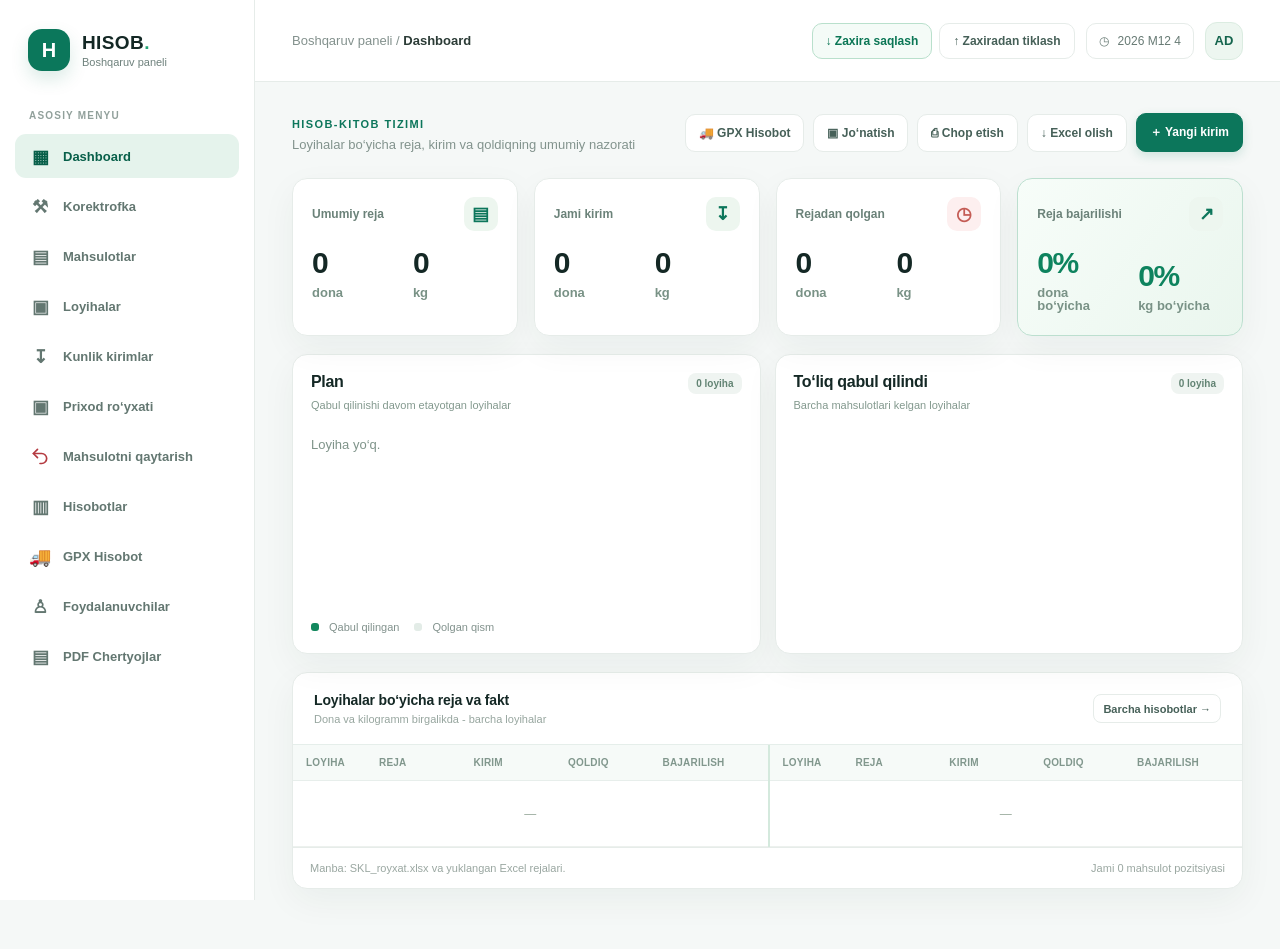
<file: index.html>
<!doctype html>
<html lang="uz">
<head>
<base target="_top">
<meta charset="utf-8" />
<meta name="viewport" content="width=device-width, initial-scale=1" />
<meta name="color-scheme" content="light" />
<title>HISOB — admin panel V15.6</title>
<meta name="hisob-build" content="v14.3-google-fix" />
<style>
:root{--green:#0c765b;--green-dark:#095343;--mint:#e8f5ee;--ink:#142825;--soft:#6e817c;--border:#e6ece9;--bg:#f5f8f7;--red:#bf4a4a;--orange:#c68a3d;--blue:#3269a7;--shadow:0 12px 35px rgba(18,58,46,.05)}
*{box-sizing:border-box}html,body{margin:0;min-height:100%;font-family:Inter,'Segoe UI',Arial,sans-serif;color:var(--ink);background:var(--bg)}button,input,select,textarea{font:inherit}button{cursor:pointer}button:disabled{opacity:.5;cursor:not-allowed}a{text-decoration:none;color:inherit}.app{min-height:100vh;display:grid;grid-template-columns:255px minmax(0,1fr)}.sidebar{background:#fff;border-right:1px solid var(--border);padding:28px 15px 20px;display:flex;flex-direction:column;min-height:100vh;position:sticky;top:0;height:100vh}.brand{display:flex;align-items:center;gap:12px;margin:1px 13px 39px}.brand-badge{width:42px;height:42px;background:#0b775b;border-radius:14px;color:#fff;display:grid;place-items:center;font-weight:850;font-size:20px;box-shadow:0 8px 18px #08725125}.brand-name{font-size:19px;font-weight:850;letter-spacing:.4px}.brand-sub{color:var(--soft);font-size:11px;margin-top:2px}.menu-label{font-size:10px;letter-spacing:1.2px;text-transform:uppercase;color:#91a09b;margin:0 14px 13px;font-weight:800}.nav{display:flex;flex-direction:column;gap:6px}.navbtn{display:flex;align-items:center;gap:12px;border:0;background:transparent;padding:12px 14px;border-radius:11px;color:#637771;text-align:left;font-weight:650;font-size:13px;width:100%}.navbtn:hover{background:#f3f8f5;color:var(--green)}.navbtn.active{background:#e5f3ec;color:#075f49}.navicon{width:22px;height:20px;display:grid;place-items:center;font-size:18px}.sidebar-bottom{margin-top:auto;border:1px solid #daece3;background:#f4faf6;border-radius:14px;padding:14px}.sidebar-bottom strong{display:block;font-size:12px;color:var(--green-dark)}.sidebar-bottom p{font-size:11px;line-height:1.6;color:#779087;margin:8px 0 11px}.side-footer{color:#a4b1ac;font-size:10px;text-align:center;margin-top:18px}.main{min-width:0}.topbar{height:82px;background:#fff;border-bottom:1px solid var(--border);display:flex;align-items:center;justify-content:space-between;padding:0 37px;gap:16px}.breadcrumbs{font-size:13px;color:#83918d}.breadcrumbs strong{color:#2c3c37}.top-right{display:flex;align-items:center;gap:11px}.datepill{display:flex;gap:9px;align-items:center;border:1px solid var(--border);border-radius:10px;padding:10px 12px;color:#677a74;font-size:12px;background:#fff}.avatar{background:#edf6f0;color:#14644d;border:1px solid #dbece1;height:38px;width:38px;border-radius:12px;display:grid;place-items:center;font-weight:850;font-size:13px}.content{max-width:1590px;margin:auto;padding:31px 37px 60px}.eyebrow{color:var(--green);font-size:11px;text-transform:uppercase;letter-spacing:1.4px;font-weight:850;margin:0 0 7px}.pageheading{display:flex;align-items:end;justify-content:space-between;gap:14px;flex-wrap:wrap;margin-bottom:26px}.pageheading h1{font-size:28px;letter-spacing:-1.15px;line-height:1.2;margin:0 0 8px}.pageheading p{margin:0;color:#82938d;font-size:13px}.actions{display:flex;align-items:center;gap:9px;flex-wrap:wrap}.btn{border:1px solid var(--border);background:white;border-radius:10px;padding:10px 13px;display:inline-flex;gap:7px;align-items:center;justify-content:center;font-weight:730;color:#466058;font-size:12px;min-height:38px;white-space:nowrap}.btn:hover{border-color:#96c7ae;color:#0e7055}.btn.primary{background:var(--green);border-color:var(--green);color:white;box-shadow:0 4px 11px #08765a28}.btn.primary:hover{background:#0a5c48}.btn.muted{background:#f7faf9}.btn.danger{color:#b3393e;border-color:#f0dadd}.btn.small{padding:6px 9px;min-height:29px;font-size:11px;border-radius:8px}.btn-icon{width:16px;display:inline-grid;place-items:center;font-size:16px}.metrics{display:grid;grid-template-columns:repeat(4,minmax(0,1fr));gap:16px;margin-bottom:18px}.metric{background:#fff;border:1px solid var(--border);border-radius:15px;min-height:145px;padding:18px 19px;box-shadow:var(--shadow);position:relative;overflow:hidden}.metric.highlight{border-color:#bcdfcf;background:linear-gradient(126deg,#f7fdf9 0%,#eaf6ee 100%)}.metric-top{display:flex;align-items:center;justify-content:space-between;color:#6b8279;font-size:12px;font-weight:630}.met-icon{width:34px;height:34px;border-radius:10px;display:grid;place-items:center;background:#edf6ef;color:var(--green);font-size:18px}.met-icon.red{background:#fdefef;color:#c45c55}.met-icon.gold{background:#fff7e7;color:#bf852e}.metric-num{font-size:30px;letter-spacing:-1.4px;font-weight:830;margin:17px 0 5px;line-height:1}.metric-foot{font-size:11px;color:#97a6a0}.metric-foot strong{color:#1b8c61}.tag{display:inline-flex;border-radius:6px;padding:5px 7px;font-size:10px;font-weight:740;background:#e3f5eb;color:#0b7e54}.tag.warning{color:#9c6827;background:#fff4dc}.tag.red{color:#b7454c;background:#fff0ef}.panel{background:#fff;border:1px solid var(--border);border-radius:15px;box-shadow:var(--shadow);min-width:0;overflow:hidden}.panelpad{padding:19px 21px}.section-title{margin:0;font-size:14px;font-weight:800;letter-spacing:-.16px}.section-sub{color:#97a69f;font-size:11px;margin-top:5px}.section-head{display:flex;align-items:center;justify-content:space-between;gap:10px;margin-bottom:20px}.dashboard-grid{display:grid;grid-template-columns:1.13fr .87fr;gap:17px;margin-bottom:17px}.chart-project{display:flex;flex-direction:column;gap:18px}.prog-row{display:grid;grid-template-columns:75px minmax(0,1fr) 66px;align-items:center;gap:16px;font-size:12px}.project-key{font-weight:760}.track{height:9px;background:#edf1ef;border-radius:100px;overflow:hidden}.fill{height:100%;border-radius:100px;background:linear-gradient(90deg,#17a77a,#0c7e5d);width:0;transition:width .25s}.percentage{text-align:right;font-weight:800;color:#225c49}.prog-caption{font-size:10px;color:#a1afa8;margin-top:7px}.chart-legend{display:flex;gap:15px;flex-wrap:wrap;font-size:11px;color:#82928d;margin-top:22px}.legend-dot{display:inline-block;width:8px;height:8px;border-radius:3px;background:#13885e;margin-right:7px}.legend-dot.gray{background:#e3ece7}.today-info{padding:14px 15px;background:#f5faf7;border:1px solid #e3f1e9;border-radius:11px;display:flex;align-items:center;justify-content:space-between;gap:10px}.today-info strong{font-size:20px;display:block}.today-info span{font-size:11px;color:#80958b}.tiny-chart{display:flex;align-items:end;justify-content:space-between;gap:9px;height:142px;border-bottom:1px solid #e8efeb;margin-top:22px;padding:0 2px}.barcol{display:flex;align-items:center;flex-direction:column;justify-content:end;flex:1;gap:6px;height:100%;min-width:0}.bar{width:min(28px,70%);height:4px;background:#18a77b;border-radius:5px 5px 0 0;min-height:3px;transition:height .3s}.barlabel{font-size:10px;color:#94a39e;position:relative;top:18px}.tiny-under{display:flex;justify-content:space-between;margin-top:32px;color:#93a39e;font-size:11px}.hint{color:#8ca098;font-size:12px;padding:11px 0}.table-wrap{overflow-x:auto}.datatable{width:100%;border-collapse:collapse;min-width:840px;text-align:left}.datatable th{background:#f7faf8;border-top:1px solid #edf1ef;border-bottom:1px solid #edf1ef;color:#8b9994;font-size:10px;letter-spacing:.3px;white-space:nowrap;padding:12px 13px;font-weight:800}.datatable td{border-bottom:1px solid #eef2f0;padding:13px;font-size:12px;color:#4c665b;white-space:nowrap}.datatable tr:last-child td{border-bottom:0}.datatable tbody tr:hover{background:#fbfdfb}.table-project{color:#136d51!important;font-weight:820}.strongnum{font-weight:790;color:#233d32!important}.negative{color:#c25a58!important;font-weight:780}.positive{color:#0c8459!important;font-weight:780}.muted{color:#9baaa3!important}.smallprogress{height:6px;border-radius:8px;background:#edf1ee;width:90px;overflow:hidden}.smallprogress>span{display:block;background:#1aa67b;border-radius:8px;height:100%}.table-footer{padding:14px 17px;display:flex;justify-content:space-between;align-items:center;gap:9px;color:#9aa7a1;font-size:11px;border-top:1px solid var(--border);flex-wrap:wrap}.twocol{display:grid;grid-template-columns:1fr 1fr;gap:17px}.toolbar{display:flex;gap:10px;flex-wrap:wrap;align-items:center;justify-content:space-between;margin-bottom:16px}.filters{display:flex;gap:10px;flex-wrap:wrap}.field{display:flex;flex-direction:column;gap:6px;min-width:0}.field label{font-size:11px;font-weight:750;color:#60786d}.input,.select,.textarea{border:1px solid #dfe9e2;background:#fff;border-radius:9px;min-height:38px;padding:9px 11px;outline:none;color:#29473a;font-size:12px;max-width:100%;width:100%}.input:focus,.select:focus,.textarea:focus{border-color:#29aa79;box-shadow:0 0 0 3px #12a16f18}.textarea{resize:vertical;min-height:80px}.searchbox{position:relative;min-width:265px}.searchbox input{padding-left:36px}.searchico{position:absolute;left:12px;top:10px;color:#94a69c;font-size:15px}.filters .select{width:auto;min-width:152px}.inline-kpi{display:flex;gap:13px;flex-wrap:wrap;padding:14px 17px;background:#f6faf8;border-radius:10px;margin-bottom:16px;color:#71877b;font-size:12px}.inline-kpi strong{color:#17684d}.receipt-area{display:grid;grid-template-columns:minmax(280px,370px) minmax(0,1fr);gap:17px}.form-grid{display:grid;grid-template-columns:1fr 1fr;gap:14px}.full{grid-column:1/-1}.form-action{margin-top:17px}.infoline{background:#edf8f2;border:1px solid #d5ede0;border-radius:10px;padding:10px 11px;color:#587f68;font-size:11px;line-height:1.6}.empty{padding:47px 20px;color:#8a9c91;text-align:center}.empty-symbol{font-size:27px;margin-bottom:12px}.empty strong{display:block;color:#4c6d5e;font-size:13px;margin:0 0 7px}.empty small{display:block;font-size:11px;line-height:1.7;max-width:390px;margin:auto}.bigreport{display:grid;grid-template-columns:repeat(3,1fr);gap:14px;margin-bottom:20px}.repcard{border:1px solid var(--border);padding:17px;border-radius:12px;background:#fbfdfc}.repcard label{display:block;font-size:11px;color:#83998b}.repcard strong{display:block;font-size:22px;margin:10px 0 3px}.repcard span{color:#94a49a;font-size:10px}.toast{position:fixed;bottom:23px;right:24px;z-index:30;background:#174c3a;color:white;padding:14px 18px;border-radius:11px;box-shadow:0 20px 50px #133e3350;max-width:400px;line-height:1.5;font-size:12px;display:none}.toast.error{background:#963f45}.overlay{position:fixed;inset:0;background:#132c238c;backdrop-filter:blur(2px);z-index:20;display:none;align-items:center;justify-content:center;padding:20px}.modal{background:#fff;border-radius:17px;box-shadow:0 18px 70px #07140d40;width:min(620px,100%);max-height:92vh;overflow:auto}.modalhead{border-bottom:1px solid #edf1ee;padding:22px 25px;display:flex;justify-content:space-between;align-items:center}.modalhead h2{font-size:19px;margin:0}.modalbody{padding:23px 25px 26px}.close{border:0;background:#f3f6f5;color:#567365;border-radius:9px;height:32px;width:32px;font-size:22px}.modalactions{display:flex;justify-content:flex-end;gap:8px;margin-top:20px}.notice{border:1px dashed #c8dfd0;background:#f5fbf7;padding:14px 16px;border-radius:11px;margin-top:13px;color:#739180;font-size:11px;line-height:1.65}.chip{border-radius:8px;background:#eff4f1;color:#628373;font-size:10px;padding:5px 8px;font-weight:750}.statusbox{font-size:11px;white-space:nowrap}.mobile-menu{display:none}.top-notice{padding:9px 12px;border:1px solid #e6ead8;border-radius:10px;background:#fffbef;font-size:11px;color:#98753b;margin:0 0 16px;line-height:1.6}.round-btn{border-radius:8px;border:1px solid var(--border);background:white;color:#537462;padding:5px 10px;font-size:11px}.round-btn:hover{background:#e6f5ec;color:#07634a}.critical{color:#b24b4a;font-weight:780}.timeline{display:flex;align-items:center;justify-content:space-between;margin-top:11px;gap:12px;color:#7f9687;font-size:11px;flex-wrap:wrap}.mono{font-variant-numeric:tabular-nums}.site-heading{font-weight:850;color:#234e3a}.importmsg{font-size:11px;color:#81958a;margin-top:8px;line-height:1.6}#fileinput{display:none}
@media (max-width:1150px){.app{grid-template-columns:205px minmax(0,1fr)}.content{padding:26px 22px}.topbar{padding:0 23px}.metrics{gap:10px}.metric{padding:16px 13px}.metric-num{font-size:25px}.dashboard-grid{grid-template-columns:1fr 1fr}}@media(max-width:850px){.app{display:block}.sidebar{display:none}.mobile-menu{display:inline-flex}.topbar{height:auto;min-height:66px;padding:12px 15px}.content{padding:20px 13px 40px}.metrics{grid-template-columns:repeat(2,minmax(0,1fr))}.dashboard-grid,.receipt-area,.twocol{grid-template-columns:1fr}.pageheading h1{font-size:24px}.datepill{display:none}.mobilebar{display:flex!important;gap:7px;overflow-x:auto;padding:10px 11px;background:#fff;border-bottom:1px solid #e7ece9}.mobilebar button{white-space:nowrap;border:1px solid #e9efec;border-radius:8px;background:#fff;color:#678176;font-size:12px;padding:10px}.mobilebar button.active{background:#e5f3eb;border-color:#c0e0cf;color:#146448}.bigreport{grid-template-columns:1fr 1fr}}@media(max-width:500px){.metrics{gap:8px}.metric{min-height:128px}.metric-num{font-size:22px}.bigreport{grid-template-columns:1fr}.searchbox{min-width:100%;width:100%}.filters{width:100%}.filters .select{flex:1;min-width:125px}.form-grid{grid-template-columns:1fr}.topbar{gap:7px}.top-right{gap:5px}}
</style>

<style id="hisob-v159-project-rows">
/* Loyihalar: kategoriyalar endi yonma-yon ustun emas, ketma-ket qatorlar. */
.v157-three{display:flex!important;flex-direction:column!important;align-items:stretch!important;gap:18px!important;margin:17px 0!important}
.v157-three>.v157-column{width:100%;min-width:0;display:grid;grid-template-columns:repeat(3,minmax(0,1fr));gap:12px;align-items:start;padding:18px}
.v157-three>.v157-column>h3,.v157-three>.v157-column>p{grid-column:1/-1;margin:0}
.v157-three>.v157-column>h3{font-size:17px;line-height:1.4}
.v157-three>.v157-column>p{margin-top:-7px;margin-bottom:6px}
.v157-three>.v157-column>.project-tile{min-width:0;margin:0;align-self:stretch;padding:16px}
.v157-three>.v157-column .project-tile-title{font-size:18px}
.v157-three>.v157-column .project-kpi strong{font-size:15px}
.v157-three>.v157-column .project-tile-actions .btn{font-size:11px}
@media(max-width:1250px){.v157-three>.v157-column{grid-template-columns:repeat(2,minmax(0,1fr))}}
@media(max-width:770px){.v157-three>.v157-column{grid-template-columns:minmax(0,1fr);padding:12px}.v157-three>.v157-column>.project-tile{padding:14px}}
@media print{.v157-three{display:block!important}.v157-three>.v157-column{display:block!important;break-inside:auto}.v157-three>.v157-column>.project-tile{break-inside:avoid;margin:8px 0}}
</style>
<style id="hisob-v160-dashboard-condensed">
/* Dashboard: faqat mavjud guruhlar ko'rinadi, Plan ichida har qatorda 2 loyiha */
.v14-dash-grid.v160-dash-grid{grid-template-columns:repeat(auto-fit,minmax(min(100%,330px),1fr))!important;align-items:stretch}
.v160-card-active .v11-rows{display:grid;grid-template-columns:repeat(2,minmax(0,1fr));gap:6px 15px;align-content:start;align-items:start}
.v160-card-active .v11-row{min-width:0;padding:12px 0}
.v160-card-active .v11-line{grid-template-columns:minmax(0,1fr) 48px;gap:5px}
.v160-card-active .v11-line strong{grid-column:1/-1;font-size:12px}
.v160-card-active .v11-line .track{min-width:0}
.v160-card-active .v11-subline{margin:6px 0 0;font-size:10px;overflow-wrap:anywhere}
.v160-card-done .v11-rows{display:grid;grid-template-columns:repeat(5,minmax(0,1fr));align-content:start;gap:5px}
.v160-done-code{min-width:0;padding:9px 2px;border:1px solid #dcece4;background:#f5faf7;border-radius:7px;font-size:clamp(9px,.78vw,12px);font-weight:850;color:#0e6a4e;text-align:center;overflow-wrap:anywhere;line-height:1.25}
@media(max-width:800px){.v14-dash-grid.v160-dash-grid{grid-template-columns:1fr!important}}
@media(max-width:450px){.v160-card-active .v11-rows{grid-template-columns:1fr 1fr;gap:5px 9px}.v160-card-done .v11-rows{grid-template-columns:repeat(5,minmax(0,1fr))}}
@media print{.v14-dash-grid.v160-dash-grid{grid-template-columns:repeat(2,1fr)!important}}
</style>
<style id="hisob-v164-only-plan-style">
/* Faqat Dashboard > Plan. Boshqa bloklar o'zgarmaydi. */
.v160-card-active .v11-rows{display:grid!important;grid-template-columns:repeat(4,minmax(0,1fr))!important;gap:14px!important;align-content:start}
.v160-card-active .v164-plan-item{min-width:0;padding:13px 9px;border-right:1px solid #e7efea}
.v160-card-active .v164-plan-item:nth-child(4n){border-right:0}
.v160-card-active .v164-plan-code{display:block;color:#142825;font-size:14px;font-weight:850;margin-bottom:10px}
.v160-card-active .v164-plan-kg{color:#617b70;font-size:12px;font-weight:760;margin-bottom:13px;font-variant-numeric:tabular-nums;white-space:nowrap}
.v160-card-active .v164-plan-progress{display:grid;grid-template-columns:minmax(0,1fr) auto;gap:9px;align-items:center}
.v160-card-active .v164-plan-progress .track{width:100%;height:9px;min-width:0}
.v160-card-active .v164-plan-progress .percentage{font-size:12px;white-space:nowrap;font-weight:850;color:#096948}
@media(max-width:1100px){.v160-card-active .v11-rows{grid-template-columns:repeat(2,minmax(0,1fr))!important}.v160-card-active .v164-plan-item:nth-child(4n){border-right:1px solid #e7efea}.v160-card-active .v164-plan-item:nth-child(2n){border-right:0}}
@media(max-width:540px){.v160-card-active .v11-rows{grid-template-columns:repeat(2,minmax(0,1fr))!important;gap:7px!important}.v160-card-active .v164-plan-item{padding:10px 4px}.v160-card-active .v164-plan-progress{gap:5px}.v160-card-active .v164-plan-progress .percentage{font-size:10px}}
</style>
</head>
<body>
<div class="app">
<aside class="sidebar">
  <div class="brand"><div class="brand-badge">H</div><div><div class="brand-name">HISOB<span style="color:#22a575">.</span></div><div class="brand-sub">Boshqaruv paneli</div></div></div>
  <div class="menu-label">ASOSIY MENYU</div>
  <div class="nav" id="nav">
    <button class="navbtn active" data-page="dashboard"><span class="navicon">▦</span> Dashboard</button>
    <button class="navbtn" data-page="products"><span class="navicon">▤</span> Mahsulotlar</button>
    <button class="navbtn" data-page="projects"><span class="navicon">▣</span> Loyihalar</button>
    <button class="navbtn" data-page="receipts"><span class="navicon">↧</span> Kunlik kirimlar</button>
    <button class="navbtn" data-page="reports"><span class="navicon">▥</span> Hisobotlar</button>
    <button class="navbtn" data-page="users"><span class="navicon">♙</span> Foydalanuvchilar</button>
  </div>
  <div class="sidebar-bottom"><strong>✓ Excel bilan ishlaydi</strong><p>Yuborilgan SKL ro‘yxatidagi 112 ta pozitsiya kiritilgan. Ma’lumotlarni Excelga chiqarishingiz mumkin.</p><button class="btn small" id="sideExport">↓ Excel hisobot</button></div>
  <div class="side-footer">HISOB · lokal demo versiya · 2026</div>
</aside>
<div class="main">
<header class="topbar"><div style="display:flex;align-items:center;gap:12px"><span class="brand-badge mobile-menu" style="height:35px;width:35px;font-size:16px;align-items:center;justify-content:center">H</span><div class="breadcrumbs">Boshqaruv paneli / <strong id="crumb">Dashboard</strong></div></div><div class="top-right"><div class="datepill">◷ <span id="topDate"></span></div><div class="avatar">AD</div></div></header>
<div class="mobilebar" id="mobilebar" style="display:none"><button data-page="dashboard" class="active">Dashboard</button><button data-page="products">Mahsulotlar</button><button data-page="projects">Loyihalar</button><button data-page="receipts">Kunlik kirimlar</button><button data-page="reports">Hisobotlar</button></div>
<main class="content" id="content"></main>
</div></div>
<div class="toast" id="toast"></div>
<input type="file" accept=".xlsx,.csv" id="fileinput" />
<div class="overlay" id="overlay"><div class="modal"><div class="modalhead"><h2 id="modalTitle">Mahsulot</h2><button class="close" id="modalClose" aria-label="Yopish">×</button></div><div id="modalBody" class="modalbody"></div></div></div>
<script id="seed-data" type="application/json">[]</script>

<style id="hisob-v3-style">
.sidebar-bottom,.side-footer{display:none!important}
.metricduo .metric{min-height:154px}
.dual-values{display:grid;grid-template-columns:1fr 1.1fr;gap:9px;margin-top:18px}
.dual-values>div{display:flex;flex-direction:column;align-items:flex-start;gap:4px;min-width:0}
.dual-values>div+div{border-left:1px solid #e4ece8;padding-left:13px}
.dual-values strong{font-size:clamp(18px,1.6vw,27px);font-weight:840;letter-spacing:-.85px;line-height:1.2;overflow-wrap:anywhere;color:#18372b}
.dual-values span{font-size:13px;font-weight:760;color:#71887c}
.dual-values.success-values strong{color:#10865e}
.report-summary{display:grid;grid-template-columns:repeat(4,minmax(0,1fr));gap:14px;margin:0 0 17px}
.report-number{background:#fff;border:1px solid #e1ebe5;border-radius:15px;padding:18px 16px;display:flex;flex-direction:column;gap:10px}
.report-number>span{font-size:11px;font-weight:820;color:#698076;letter-spacing:.6px}
.report-number strong{font-size:clamp(16px,1.6vw,23px);font-weight:840;color:#183a2b;line-height:1.15}
.report-number strong+strong{padding-top:8px;border-top:1px solid #edf2ee}
.report-number.accent{background:#eef9f2;border-color:#c5e6d1}
.report-number.accent strong{color:#0d8460}
.unified-heading{margin:2px 0 13px;font-size:13px;font-weight:830;color:#126b50;letter-spacing:.45px}
.report-block{margin-bottom:17px;break-inside:auto}
.total-row td{background:#eaf6ee;color:#07573c!important;font-weight:850!important;border-top:2px solid #98d4b3!important}
.report-table th,.report-table td{font-size:11px;padding:10px 9px}
.photo-layout{display:grid;grid-template-columns:minmax(270px,340px) 1fr;gap:18px;margin-bottom:17px}
.photo-input-area{background:#fbfdfa;border:1px dashed #aecdbb;border-radius:13px;padding:19px}
.photo-upload{display:flex;align-items:center;justify-content:center;flex-direction:column;gap:10px;min-height:190px;border:1px solid #dfe9e3;border-radius:10px;background:#fff;overflow:hidden;padding:12px;color:#71847a;text-align:center;font-size:12px}
.photo-upload img{display:block;max-width:100%;max-height:340px;object-fit:contain}
.photo-instructions{background:#f1f8f3;border:1px solid #dcefe2;padding:14px;border-radius:11px;font-size:12px;color:#4c6c5c;line-height:1.7}
.photo-steps{display:flex;gap:9px;flex-wrap:wrap;margin:13px 0}
.photo-steps span{background:#fff;border:1px solid #dce9e0;border-radius:8px;padding:8px 10px;font-size:11px;font-weight:750;color:#246b4e}
.photo-controls{display:flex;gap:9px;flex-wrap:wrap;margin:13px 0}
.photo-status{font-size:12px;line-height:1.6;background:#f3f8f4;border-radius:10px;padding:13px;margin:12px 0;color:#365c49}
.photo-warn{background:#fff5e6;color:#845c22;border:1px solid #f3e2bd;padding:12px;border-radius:9px;font-size:12px;line-height:1.65}
.photo-rows input{width:100%;min-width:63px;border:1px solid #dce8e0;border-radius:7px;padding:8px 7px;color:#193b2a;font-size:12px}
.photo-rows .photo-code{min-width:76px}.photo-rows .photo-profile{min-width:150px}
.photo-rows input:focus{outline:2px solid #8bc8a4}
.photo-rows td{padding:6px}
.photo-draft-total{font-weight:840;color:#08714d!important;background:#e9f6ef}
.photo-total-panel{display:flex;align-items:center;justify-content:space-between;gap:12px;padding:12px 16px;background:#f0f8f3;border:1px solid #dcece2;border-radius:11px;margin-top:13px;flex-wrap:wrap}
.photo-total-panel strong{font-size:17px;color:#056b48}
.photo-actions{display:flex;gap:8px;flex-wrap:wrap;align-items:center}
.photo-actions .btn{white-space:normal}
.photo-mode{font-size:11px;color:#628075}
.photo-caption{font-size:12px;color:#71887b;margin-top:11px;line-height:1.6}
.photo-preview-title{font-size:15px;font-weight:830;color:#163e2e}
.no-print{}
.image-share-modal{position:fixed;inset:0;background:rgba(15,38,30,.63);display:none;align-items:center;justify-content:center;padding:20px;z-index:5000}
.image-share-inner{background:#fff;border-radius:15px;max-width:1100px;width:100%;max-height:92vh;overflow-y:auto;padding:19px;box-shadow:0 30px 70px rgba(0,0,0,.22)}
.image-share-inner img{display:block;width:100%;height:auto;margin-top:15px;border:1px solid #e0e8e3;border-radius:8px}
@media(max-width:1200px){.dual-values{grid-template-columns:1fr;gap:5px;margin-top:12px}.dual-values>div+div{border:0;border-top:1px solid #e5ece8;padding:7px 0 0}.dual-values strong{font-size:24px}.metricduo .metric{min-height:166px}}
@media(max-width:960px){.photo-layout{grid-template-columns:1fr}.report-summary{grid-template-columns:repeat(2,minmax(0,1fr))}}
@media(max-width:720px){.report-summary{grid-template-columns:1fr 1fr}.dual-values strong{font-size:21px}.photo-steps{flex-direction:column}}
@media print{
 @page{size:A4 landscape;margin:9mm}
 html,body,.app{width:100%!important;max-width:none!important;background:#fff!important;margin:0!important;font-size:11px}
 .app{display:block!important}
 .sidebar,.topbar,.mobilebar,.actions,.pageheading,.filters,.toolbar,.table-footer,.no-print,.photo-actions,.photo-input-area,.image-share-modal,.photo-status{display:none!important}
 .main{width:100%!important}
 .content{margin:0!important;max-width:none!important;padding:0!important}
 .panel,.metric,.report-number{box-shadow:none!important;break-inside:avoid-page}
 .table-wrap{overflow:visible!important}
 .datatable,.report-table{min-width:0!important;width:100%!important;border-collapse:collapse;font-size:9px!important}
 .datatable th,.datatable td,.report-table th,.report-table td{white-space:normal!important;font-size:9px!important;padding:5px 4px!important}
 thead{display:table-header-group}
 .report-block{break-inside:auto!important}
 .report-block tr{break-inside:avoid}
 .report-summary,.metrics{gap:6px;grid-template-columns:repeat(4,1fr)}
 .report-number,.metric{padding:9px;min-height:auto}
 .report-number strong{font-size:15px}
 .dashboard-grid{display:grid;grid-template-columns:1fr 1fr}
 .receipt-area{display:block!important}.receipt-area>section:first-child{display:none!important}.receipt-area>section:last-child{width:100%!important}
 .photo-layout{display:block}.photo-rows input{border:0;min-width:0!important;width:auto;max-width:110px;padding:0;font-size:9px}
}
</style>


<style id="hisob-compact-style">
.compact-project-table{width:100%;min-width:670px;table-layout:fixed}.compact-project-table th:first-child{width:16%}.compact-project-table th:last-child{width:19%}.compact-project-table th,.compact-project-table td{padding:11px 15px!important}.paired{display:flex;flex-direction:column;gap:4px;align-items:flex-start}.paired b{font-size:14px;color:#174134;font-weight:850}.paired strong{font-size:13px;color:#5a7567;font-weight:760}.paired .negative{color:#c45b54!important}.paired .positive{color:#128760!important}.progress-line{display:flex;gap:8px;align-items:center}.progress-line .smallprogress{width:70px}.compact-project-table thead th{font-size:11px}
@media(max-width:760px){.compact-project-table{min-width:550px}.compact-project-table th,.compact-project-table td{padding:9px!important}.paired b{font-size:13px}}
@media print{.compact-project-table{min-width:0!important}}
</style>



<style id="v6-patch-style">
.project-grid-2{display:grid;grid-template-columns:1fr 1fr;gap:28px}
.project-grid-2 .chart-project{gap:16px}
.code-help{font-size:11px;color:#81948d;margin-top:6px}
@media (max-width:1180px){.project-grid-2{grid-template-columns:1fr}}
</style>



<style id="hisob-v7-project-styles">
.projects-summary { display:grid; grid-template-columns:repeat(3, minmax(0,1fr));gap:16px;margin-bottom:18px }
.projects-summary .metric {min-height:116px}
.projects-summary .metric-num {margin-top:18px}
.projects-cards {display:grid;grid-template-columns:repeat(2, minmax(0,1fr));gap:16px}
.project-tile {padding:20px; display:flex;flex-direction:column;gap:15px}
.project-tile-top{display:flex;justify-content:space-between;align-items:flex-start;gap:12px}
.project-tile-title{font-size:19px;font-weight:850;margin:0;color:#0d654e}
.project-tile-status{font-size:11px;font-weight:750;border:1px solid #d3eade;background:#edf8f1;color:#14664a;padding:6px 9px;border-radius:8px}
.project-tile-status.done{background:#e3f4e9}
.project-kpi-grid{display:grid;grid-template-columns:repeat(3,minmax(0,1fr));gap:10px}
.project-kpi{background:#f5f9f7;border:1px solid #ebf0ed;border-radius:11px;padding:12px 10px;min-width:0}
.project-kpi small{color:#789085;font-size:11px;display:block}
.project-kpi strong{display:block;font-size:18px;line-height:1.2;margin:8px 0 3px;font-weight:800}
.project-kpi em{font-size:12px;font-style:normal;color:#6c8478}
.project-kpi.warning strong{color:#bc4e50}
.project-tile-actions{display:flex;justify-content:space-between;align-items:center;flex-wrap:wrap;gap:9px;margin-top:auto}
.project-progress-label{display:flex;justify-content:space-between;gap:8px;color:#6b8177;font-size:12px;font-weight:680;margin-bottom:8px}
.project-detail-top{display:flex;align-items:center;justify-content:space-between;flex-wrap:wrap;gap:12px;margin-bottom:18px}
.project-detail-title{font-size:23px;font-weight:850;color:#155c47}
.project-detail-kpis{display:grid;grid-template-columns:repeat(4,minmax(0,1fr));gap:14px;margin-bottom:17px}
.project-detail-kpis .metric {min-height:122px}
.project-detail-kpis .metric-num{font-size:23px;margin-top:14px}
.project-detail-panels{display:flex;flex-direction:column;gap:16px}
.project-danger-note{font-size:12px;color:#8c5c4b;background:#fff7f3;border:1px solid #f4e1da;padding:12px 15px;border-radius:10px}
@media(max-width:950px){.projects-cards{grid-template-columns:1fr}.project-detail-kpis{grid-template-columns:repeat(2,minmax(0,1fr))}}
@media(max-width:700px){.projects-summary{grid-template-columns:1fr}.project-kpi-grid{grid-template-columns:1fr 1fr}.project-detail-kpis{grid-template-columns:1fr 1fr}}
@media print{.projects-cards{grid-template-columns:1fr 1fr}.project-tile-actions,.project-detail-top button{display:none!important}.project-detail-panels .panel{break-inside:auto}}
</style>




<style id="hisob-v8-styles">
/* Dashboard loyihalarini teng ikkita jadvalda ko‘rsatish */
.project-report-split{display:grid;grid-template-columns:repeat(2,minmax(0,1fr));border-top:1px solid #e5eeea}
.project-report-half{min-width:0;overflow-x:auto}
.project-report-half+.project-report-half{border-left:2px solid #d4e9dd}
.project-report-header,.project-report-line{min-width:470px;display:grid;grid-template-columns:66px repeat(3,minmax(78px,1fr)) 92px;gap:7px;align-items:center}
.project-report-header{background:#f6faf8;color:#81978d;font-size:10px;letter-spacing:.2px;font-weight:800;padding:12px 13px;border-bottom:1px solid #e7eeeb}
.project-report-line{padding:12px 13px;border-bottom:1px solid #ebf1ee;min-height:66px;font-size:12px}
.project-report-line:last-child{border-bottom:0}
.project-report-line:nth-child(odd){background:#fbfdfc}
.project-report-line .project-code{font-weight:820;color:#09634b}
.project-amount{display:flex;flex-direction:column;gap:4px;white-space:nowrap}
.project-amount .qty{font-weight:800;color:#1b3e31}
.project-amount .kg{font-size:11px;color:#82978a}
.project-amount.remaining .qty,.project-amount.remaining .kg{color:#c64c4c}
.project-amount.remaining.zero .qty,.project-amount.remaining.zero .kg{color:#16865d}
.project-report-rate{display:flex;flex-direction:column;gap:8px;font-weight:760;font-size:11px;white-space:nowrap}
.project-report-rate .track{height:6px}
.project-report-placeholder{min-height:66px;display:flex;align-items:center;justify-content:center;color:#9bac9f;font-size:12px;border-bottom:1px solid #edf1ee}
/* Tezkor kodli qidiruv */
.quick-search-group{min-width:315px;max-width:430px;flex:1}
.quick-search-group .searchbox{width:100%;min-width:0}
.quick-search-group .searchbox input{padding-right:77px;min-height:43px;background:#fbfefc;border-color:#b2d9c6}
.quick-search-group label{display:block;font-size:12px;font-weight:800;color:#27664d;margin-bottom:7px}
.quick-search-clear{position:absolute;top:6px;right:6px;height:31px;min-height:31px;padding:5px 9px}
.quick-search-meta{color:#80938b;font-size:11px;margin-top:5px}
/* Zaxira tugmalari */
.hisob-backup-controls{display:flex;gap:7px;flex-wrap:wrap;align-items:center}
.hisob-backup-controls .btn{min-height:36px}
.hisob-backup-controls .btn:first-child{color:#0b7655;border-color:#b9e0cc;background:#f4fbf7}
@media(max-width:1100px){.project-report-split{grid-template-columns:1fr}.project-report-half+.project-report-half{border-left:0;border-top:2px solid #d4e9dd}}
@media(max-width:850px){.hisob-backup-controls{width:100%;justify-content:flex-end}.top-right{flex-wrap:wrap}.quick-search-group{max-width:none;width:100%}}
@media print{.hisob-backup-controls,.quick-search-clear{display:none!important}.project-report-split{grid-template-columns:1fr 1fr!important}.project-report-half+.project-report-half{border-left:1px solid #aaa;border-top:0}.project-report-header,.project-report-line{min-width:0;font-size:9px;grid-template-columns:48px repeat(3,minmax(48px,1fr)) 70px;gap:3px;padding:8px 5px}.project-amount .kg{font-size:8px}}
</style>



<style id="hisob-v9-styles">
/* Dashboard: chapda faol rejalar, o'ngda yakunlanganlar */
.v9-project-pair {display:grid;grid-template-columns:minmax(0,1fr) minmax(0,1fr);gap:16px;margin-bottom:18px}
.v9-project-card {padding:19px 20px;min-height:280px;display:flex;flex-direction:column;gap:15px}
.v9-head {display:flex;align-items:flex-start;justify-content:space-between;gap:12px}
.v9-head h2 {font-size:17px;font-weight:850;letter-spacing:-.3px;margin:0}
.v9-head p {color:#83998e;font-size:11px;margin:6px 0 0;line-height:1.5}
.v9-rows{display:flex;flex-direction:column;gap:0;flex:1}
.v9-project-row{padding:13px 0;border-top:1px solid #edf2ef}
.v9-line{display:grid;grid-template-columns:75px minmax(0,1fr) 57px;align-items:center;gap:12px;font-size:12px}
.v9-line strong{font-weight:840;color:#173c2c}
.v9-line .track{height:8px}
.v9-line .percentage{text-align:right;font-size:12px}
.v9-subline{margin:8px 0 0 87px;color:#889c91;font-size:11px;line-height:1.5}
.v9-completed .fill{background:linear-gradient(90deg,#0c8661,#12a777)}
.v9-completed .v9-subline{color:#17835e}
.v9-chip-ok {display:inline-flex;align-items:center;gap:5px;color:#08744f;background:#eaf8ef;border:1px solid #d0ecdb;border-radius:8px;padding:5px 7px;font-size:10px;font-weight:760;white-space:nowrap;margin:6px 0 0 87px}
.v9-empty {margin:auto 0;color:#83998f;text-align:center;font-size:12px;line-height:1.7;padding:20px 10px}
/* Prixod reestri */
.v9-receipt-stats{display:grid;grid-template-columns:repeat(3,minmax(0,1fr));gap:13px;margin-bottom:17px}
.v9-stat{background:#fff;border:1px solid #e4ece7;border-radius:14px;padding:15px 18px}
.v9-stat small{color:#718a7d;font-size:11px;font-weight:720}
.v9-stat strong{font-size:24px;display:block;margin-top:8px;color:#153a2e;letter-spacing:-.5px}
.v9-stat span{font-size:11px;color:#8da094}
.v9-list-panel{overflow:hidden}
.v9-list-header{padding:18px 20px 12px;display:flex;flex-wrap:wrap;align-items:center;justify-content:space-between;gap:13px}
.v9-filterbar{display:flex;flex-wrap:wrap;align-items:flex-end;gap:10px;padding:0 20px 15px}
.v9-filterbar .field{min-width:140px}
.v9-filterbar .v9-qfield{flex:1;min-width:220px}
.v9-filterbar .field label{margin-bottom:2px}
.v9-filterbar .input,.v9-filterbar .select{min-height:41px}
.v9-mode{display:flex;gap:5px;background:#f0f5f2;padding:4px;border-radius:11px}
.v9-mode button{padding:8px 11px;border:0;background:transparent;color:#557267;border-radius:8px;font-size:12px;font-weight:750}
.v9-mode button.active{background:white;color:#096f50;box-shadow:0 2px 7px #0b65431c}
.v9-source-badge{display:inline-flex;border-radius:7px;padding:5px 7px;font-size:10px;font-weight:760;color:#537b6b;background:#f0f6f2}
.v9-source-badge.initial{background:#fff5e5;color:#997034}
.v9-list-panel .datatable th{font-size:10px}
.v9-list-panel .datatable td{font-size:11px}
.v9-tablefooter{padding:13px 18px;display:flex;gap:10px;justify-content:space-between;align-items:center;flex-wrap:wrap;border-top:1px solid #e9f0eb;font-size:11px;color:#83978b}
.v9-tablefooter button{min-height:32px}
.v9-entry-note{background:#f4f9f6;padding:10px 18px;color:#789085;border-top:1px solid #e8f0ea;font-size:11px;line-height:1.55}
.v9-receipt-shortcut{display:inline-flex;gap:8px;align-items:center}
@media(max-width:990px){.v9-project-pair{grid-template-columns:1fr}.v9-receipt-stats{grid-template-columns:repeat(2,minmax(0,1fr))}}
@media(max-width:620px){.v9-receipt-stats{grid-template-columns:1fr}.v9-head h2{font-size:16px}.v9-project-card{padding:15px}.v9-line{grid-template-columns:67px minmax(0,1fr) 53px;gap:7px}.v9-subline,.v9-chip-ok{margin-left:74px}}
@media print{
 .v9-project-pair{grid-template-columns:1fr 1fr!important;gap:8px}
 .v9-project-card{min-height:0;break-inside:avoid}
 .v9-filterbar,.v9-mode,.v9-no-print,.v9-list-panel .v9-list-header .btn{display:none!important}
 .v9-list-panel .datatable{min-width:0!important}
 .v9-list-panel .datatable th,.v9-list-panel .datatable td{padding:5px;font-size:9px;white-space:normal}
}
</style>


<style id="hisob-v10-style">
.v10-receipt-area{grid-template-columns:minmax(290px,350px) minmax(0,1fr);align-items:start}
.v10-receipt-area>.panel:first-child{padding:17px}
.v10-receipt-area>.panel:first-child .form-grid{gap:11px}
.v10-right{display:flex;flex-direction:column;gap:0}
.v10-charthead{display:flex;justify-content:space-between;align-items:center;flex-wrap:wrap;gap:12px;margin-bottom:14px}
.v10-chartcontrols{display:flex;gap:6px;align-items:center;flex-wrap:wrap}
.v10-segment{display:flex;padding:3px;border-radius:9px;background:#f3f7f5;border:1px solid #e2ece6}
.v10-segment button{border:0;background:none;padding:7px 12px;font-weight:700;color:#748b7d;border-radius:7px;cursor:pointer;font-size:12px}
.v10-segment button.selected{color:#fff;background:#0b805c}
.v10-chart-svg svg{width:100%;height:auto;max-height:310px;display:block}
.v10-metrics{display:grid;grid-template-columns:repeat(4,minmax(0,1fr));gap:8px;margin-top:5px}
.v10-stat{background:#f8fbf9;border:1px solid #e8f0eb;border-radius:10px;padding:12px 10px;min-width:0;display:flex;flex-direction:column;gap:7px}
.v10-stat small{color:#769185;font-size:11px}.v10-stat strong{font-size:19px;letter-spacing:-.5px}.v10-stat span{font-size:10px;color:#86a096}
.v10-over{margin:0 17px 0;border:1px solid #f5d3d3;background:#fffafa;border-radius:11px;overflow:hidden}
.v10-no-over{background:#f8fcf9;border-color:#d5eadf}
.v10-overhead{display:flex;justify-content:space-between;align-items:center;gap:10px;padding:13px 15px}
.v10-over .v10-small-table th{background:#fff4f4}
.v10-over .v10-small-table td{background:#fffdfd}
.v10-journal{min-width:0}
.v10-journal .datatable{min-width:760px}
.v10-jfilters{display:grid;grid-template-columns:minmax(170px,2fr) minmax(125px,1fr) minmax(136px,1fr) auto;align-items:center;gap:8px;margin-bottom:12px}
.v10-jfilters .input,.v10-jfilters .select{font-size:11px}
.v10-small-table td,.v10-small-table th{font-size:10.5px;padding:10px 9px}
.v10-jfooter{display:flex;justify-content:space-between;align-items:center;gap:10px;padding-top:11px;color:#879b90;font-size:11px}
.v10-import{margin-top:14px;border:1px solid #dfeae3;border-radius:12px;background:#fcfefd;padding:12px}
.v10-import h3{font-size:14px;margin:0 0 5px}
.v10-import p{color:#819489;font-size:11px;line-height:1.5;margin:0 0 10px}
.v10-upload{padding:14px 9px;background:#f7fcf9;border:1px dashed #8dc6a9;border-radius:10px;display:flex;gap:5px;flex-direction:column;align-items:center;justify-content:center;min-height:104px;text-align:center;cursor:pointer}
.v10-upload:hover{background:#edf8f1}.v10-upload strong{font-size:12px}.v10-upload small{font-size:10px;color:#879e90}
.v10-import-actions{display:flex;justify-content:flex-end;margin-top:7px}
.v10-import-hint{background:#f0f7fb;color:#52788e;padding:10px;border-radius:9px;font-size:10.5px;line-height:1.6;margin-top:10px}
.v10-preview{border-top:1px solid #e5ede7;padding-top:10px;margin-top:10px;font-size:11px;line-height:1.5}
.v10-preview-stats{color:#6f897d;margin:6px 0}.v10-good{padding:8px;color:#0e7554;background:#edf8f2;border-radius:8px}
.v10-issue{padding:10px;background:#fff0ed;border:1px solid #f0d2cd;border-radius:8px;color:#a63f38;line-height:1.65;margin-top:7px}
.v10-preview-scroll{max-height:210px;overflow:auto;margin-top:8px}.v10-preview-scroll .datatable{min-width:410px}.v10-preview-scroll .datatable td{padding:6px;font-size:10px}
@media(max-width:1120px){.v10-receipt-area{grid-template-columns:1fr}.v10-metrics{grid-template-columns:repeat(2,minmax(0,1fr))}}
@media(max-width:730px){.v10-jfilters{grid-template-columns:repeat(2,minmax(0,1fr))}.v10-metrics{grid-template-columns:1fr 1fr}.v10-chartcontrols{width:100%}}
@media print{.v10-import,.v10-jfilters,.v10-jfooter,.v10-chartcontrols,.v10-overhead button{display:none!important}.v10-right{border:0}.v10-receipt-area{grid-template-columns:1fr!important}}

</style>

<style id="hisob-v11-dashboard-style">
.v11-dash-grid{display:grid;grid-template-columns:minmax(0,1.3fr) minmax(0,1.1fr) minmax(0,1fr);gap:16px;margin-bottom:18px}
.v11-dash-grid.v11-no-middle{grid-template-columns:minmax(0,2fr) minmax(0,1fr)}
.v11-card{padding:19px 20px;min-height:300px;display:flex;flex-direction:column;gap:15px}
.v11-head{display:flex;align-items:flex-start;justify-content:space-between;gap:12px}
.v11-head h2{font-size:17px;font-weight:850;letter-spacing:-.3px;margin:0}
.v11-head p{color:#83998e;font-size:11px;margin:6px 0 0;line-height:1.5}
.v11-rows{display:flex;flex-direction:column;gap:0;flex:1}
.v11-card.v11-plan-split .v11-rows{display:grid;grid-template-columns:1fr 1fr;gap:0 18px;align-content:start}
.v11-row{padding:11px 0 13px;border-bottom:1px solid #edf3ef}
.v11-card.v11-plan-split .v11-row{break-inside:avoid}
.v11-row:last-child{border-bottom:0;padding-bottom:4px}
.v11-line{display:grid;grid-template-columns:76px minmax(0,1fr) 62px;align-items:center;gap:10px}
.v11-line strong{font-size:15px;font-weight:850;color:#10231d}
.v11-subline{margin:7px 0 0 86px;color:#7f948a;font-size:11px;line-height:1.45}
.v11-chip-ok{display:inline-flex;align-items:center;gap:7px;margin:10px 0 0 86px;padding:7px 11px;border-radius:10px;border:1px solid #b7dfcb;background:#edf8f1;color:#0d8b62;font-size:12px;font-weight:700;width:max-content}
.v11-zero{color:#6f867c}.v11-empty{color:#7f948a;font-size:13px;margin:10px 0 0}
.v11-note{margin:0 0 2px;padding:10px 12px;border-radius:12px;background:#f3f8ff;border:1px solid #cfe0ff;color:#46617d;font-size:12px;line-height:1.45}
@media(max-width:1280px){.v11-dash-grid,.v11-dash-grid.v11-no-middle{grid-template-columns:1fr}.v11-card.v11-plan-split .v11-rows{grid-template-columns:1fr}}
@media(max-width:620px){.v11-line{grid-template-columns:67px minmax(0,1fr) 53px;gap:7px}.v11-subline,.v11-chip-ok{margin-left:74px}.v11-card{padding:15px}.v11-head h2{font-size:16px}}
@media print{.v11-dash-grid,.v11-dash-grid.v11-no-middle{grid-template-columns:1fr 1fr 1fr!important;gap:8px}.v11-card{min-height:0;break-inside:avoid;padding:10px}.v11-card.v11-plan-split .v11-rows{grid-template-columns:1fr 1fr}}
</style>


<style id="hisob-cloud-style">
#hisobCloudWall{position:fixed;inset:0;z-index:100000;background:rgba(241,248,244,.98);display:flex;align-items:center;justify-content:center;padding:20px}
#hisobCloudWall[hidden]{display:none}
#hisobCloudLogin{max-width:450px;width:100%;background:white;border:1px solid #d6e8dc;border-radius:20px;box-shadow:0 25px 65px #0b47331c;padding:28px}
#hisobCloudLogin h2{margin:0;color:#0c765b;font-size:23px}#hisobCloudLogin p{font-size:13px;color:#577365;line-height:1.6}
#hisobCloudLogin input{margin:12px 0 6px;min-height:46px;font-size:15px}
#hisobCloudLogin .cloud-error{color:#b34843;font-size:13px;min-height:22px;margin-top:8px}
#hisobCloudInfo{margin-left:6px;font-size:11px;color:#0c765b;white-space:nowrap}
#hisobCloudWarn{position:fixed;z-index:99999;right:18px;bottom:18px;max-width:420px;background:#fff3e7;border:1px solid #e2ac76;padding:14px;border-radius:14px;box-shadow:0 12px 35px #0002;display:none;font-size:13px;line-height:1.55}
#hisobCloudWarn button{margin-top:10px;margin-right:6px}
#hisobCloudGuard{position:fixed;inset:0;z-index:99998;background:rgba(17,38,30,.36);display:none}
#hisobCloudStatusBar{display:inline-flex;align-items:center;gap:5px;flex-wrap:wrap}
#hisobCloudReloadSmall{border:1px solid #b3d8c2;border-radius:6px;background:#eaf7f0;color:#075d46;padding:4px 7px;font-size:11px;cursor:pointer}
#hisobCloudReloadSmall:disabled{opacity:.5}

</style>
<div id="hisobCloudWall" hidden><section id="hisobCloudLogin">
<h2>HISOB • Onlayn hisob</h2>
<p>Telegram bot va admin panel <strong>bitta Google Sheets bazasi</strong> bilan ishlaydi. Ma’lumotlar bilan ishlash uchun admin parolini kiriting.</p>
<input id="hisobCloudPassword" class="input" type="password" autocomplete="current-password" placeholder="Admin paroli (kamida 12 belgi)" />
<div class="cloud-error" id="hisobCloudLoginError"></div>
<button id="hisobCloudLoginButton" class="btn primary" style="width:100%">Kirish va hisobni yuklash</button>
<p style="font-size:11px;margin-bottom:0">HISOB ma’lumotlari Google Sheets bazasidan xavfsiz yuklanadi.</p>
</section></div>
<div id="hisobCloudGuard" aria-hidden="true"></div>
<div id="hisobCloudWarn"><strong>⚠️ Sinxronlash to‘xtadi</strong><div id="hisobCloudWarnText"></div>
<button id="hisobCloudBackupBtn" class="btn">JSON zaxira olish</button><button id="hisobCloudReloadBtn" class="btn danger">Serverdan qayta yuklash</button></div>

<style id="hisob-v13-access-style">
.v13-summary{display:grid;grid-template-columns:repeat(4,minmax(0,1fr));gap:12px;margin-bottom:18px}
.v13-count{background:#fff;border:1px solid var(--border);border-radius:13px;padding:17px}
.v13-count span{display:block;color:#82938a;font-size:11px;font-weight:650}.v13-count strong{display:block;font-size:25px;color:#194d39;margin-top:7px}
.v13-toolbar{display:flex;align-items:center;gap:12px;padding:17px;flex-wrap:wrap}.v13-toolbar .input{max-width:330px}.v13-toolbar .select{max-width:185px}
.v13-table{width:100%;border-collapse:collapse;min-width:890px}.v13-table th{background:#f8faf8;color:#7f9388;font-size:11px;text-align:left;padding:13px 16px}.v13-table td{padding:14px 16px;border-bottom:1px solid #eef1ee;vertical-align:middle;font-size:12px}
.v13-table tr:last-child td{border:0}.v13-person strong{display:block;font-size:13px;color:#234637;margin-bottom:4px}.v13-person small{color:#97a69f;font-size:10px}
.v13-access-select{min-width:150px;max-width:185px}.v13-state{display:inline-flex;gap:6px;align-items:center;border-radius:7px;padding:6px 9px;font-size:11px;font-weight:740}
.v13-state.active{background:#e6f6eb;color:#08734d}.v13-state.pending{background:#fff5e3;color:#946a19}.v13-state.blocked{background:#fff0f0;color:#ac4145}
.v13-log{font-size:11px;color:#6e8376}.v13-log-row{padding:13px 17px;border-bottom:1px solid #edf1ed}.v13-log-row:last-child{border:0}
.v13-muted{color:#92a59b}.v13-actions{display:flex;align-items:center;gap:7px;white-space:nowrap}.v13-actions button{min-width:80px}
@media(max-width:820px){.v13-summary{grid-template-columns:repeat(2,minmax(0,1fr))}.v13-toolbar .input,.v13-toolbar .select{max-width:unset;flex:1}}
@media print{.v13-toolbar,.v13-actions,.v13-access-select{display:none!important}}
</style>



<style id="hisob-v14-plan-state-style">
.v14-dash-grid{grid-template-columns:repeat(4,minmax(0,1fr))!important;gap:14px}
.v14-dash-grid .v11-card{min-height:300px;padding:18px 18px 20px;gap:13px}
.v14-dash-grid .v11-head h2{font-size:16px}
.v14-dash-grid .v11-line{grid-template-columns:65px minmax(0,1fr) 54px;gap:7px}
.v14-dash-grid .v11-line strong{font-size:13px}
.v14-dash-grid .v11-subline{margin-left:72px;font-size:10px}
.v14-dash-grid .percentage{font-size:12px}
.v14-stopped-card{border-color:#f4cbd0!important;background:linear-gradient(115deg,#fff,#fff7f7)!important}
.v14-stopped-card h2,.v14-row-paused .v11-line strong,.v14-row-paused .percentage{color:#c62d3e!important}
.v14-row-paused .fill,.v14-project-line-paused .fill{background:linear-gradient(90deg,#fb7380,#d83849)!important}
.v14-red-chip{background:#ffe6e7!important;color:#bb3542!important}
.v14-project-paused{border-color:#f1aab0!important;background:linear-gradient(125deg,#fffafa,#fff5f5)!important}
.v14-project-paused .project-tile-title,.v14-project-paused .project-progress-label strong{color:#bf3340!important}
.v14-project-paused .project-tile-status.v14-paused-status{background:#d63b4a;color:#fff;border-color:#d63b4a}
.v14-project-paused .fill{background:linear-gradient(90deg,#ff7b84,#dd3a4a)!important}
.v14-project-top-actions{display:flex;gap:10px;flex-wrap:wrap;justify-content:flex-end;align-items:center}
.v14-pause-toggle{border:1px solid #f2ccd0;background:#fff8f8;color:#c13c48;border-radius:8px;padding:8px 10px;font-size:11px;font-weight:800;cursor:pointer}
.v14-pause-toggle:hover{background:#ffecec;border-color:#ea9ca5}
.v14-pause-toggle.is-paused{background:#eaf8f0;border-color:#b6dfc5;color:#126a4c}
.v14-pause-toggle:disabled{opacity:.5;cursor:wait}
.v14-project-line-paused{background:#fff2f3!important}
.v14-project-line-paused .project-code,.v14-project-line-paused .project-report-rate{color:#b93140!important}
@media(max-width:1450px){.v14-dash-grid{grid-template-columns:repeat(2,minmax(0,1fr))!important}}
@media(max-width:780px){.v14-dash-grid{grid-template-columns:1fr!important}.v14-project-top-actions{justify-content:flex-start}}
@media print{.v14-dash-grid{grid-template-columns:repeat(4,minmax(0,1fr))!important}.v14-pause-toggle{display:none!important}}
</style>
<script id="hisob-v142-all-scripts">
// Original script block 1

'use strict';
/* HISOB — Bir faylli, offlayn ishlovchi Excel/XLSX boshqaruv paneli namuna.
   Lokal demo: ma'lumotlar shu brauzerning localStorage xotirasida saqlanadi.
   Real korxona ishlatishi uchun server, autentifikatsiya, RBAC va backup talab etiladi. */
const seed=JSON.parse(document.getElementById('seed-data').textContent);
const STORAGE_KEY='hisob_admin_sample_v2';
const money=new Intl.NumberFormat('ru-RU',{maximumFractionDigits:1});
const integer=new Intl.NumberFormat('ru-RU',{maximumFractionDigits:0});
const PROJECTS=[]; // Loyiha nomlari serverdan faqat admin loginidan keyin keladi.
const fmt=n=>money.format(Math.round((Number(n)||0)*10)/10);
const nf=n=>integer.format(Number(n)||0);
const pct=n=>`${fmt(n)}%`;
const txt=v=>String(v??'');
const safe=s=>txt(s).replace(/[&<>"']/g,c=>({'&':'&amp;','<':'&lt;','>':'&gt;','"':'&quot;',"'":'&#39;'}[c]));
const today=()=>{const d=new Date();return `${d.getFullYear()}-${String(d.getMonth()+1).padStart(2,'0')}-${String(d.getDate()).padStart(2,'0')}`};
const dateName=s=>{if(!s)return '—';const [y,m,d]=s.split('-');return `${d}.${m}.${y}`};
const recentDates=()=>{let a=[];for(let i=6;i>=0;i--){const d=new Date();d.setDate(d.getDate()-i);a.push(`${d.getFullYear()}-${String(d.getMonth()+1).padStart(2,'0')}-${String(d.getDate()).padStart(2,'0')}`)}return a};
let app={page:'dashboard',q:'',project:'all',status:'all',receiptDate:'all',sort:'code',pageNum:1};
// V14.3: bulut Web Appida demo/keshdagi mahsulotlar login oldidan ochilmaydi.
const hisobCloudModeV143=!!(window.google&&google.script&&google.script.run);
var db=null;
if(!hisobCloudModeV143){try{db=JSON.parse(localStorage.getItem(STORAGE_KEY)||'null')}catch(e){}}
if(!db||!Array.isArray(db.products)||!Array.isArray(db.receipts)){
  db={products:[],receipts:[],prixodImports:[],projectStates:{},version:3};
}
const save=()=>{try{if(typeof window.__hisobCloudCanSave==='function'&&!window.__hisobCloudCanSave()){toast('Sinxronlash to‘xtagan. Avval serverdan qayta yuklang yoki JSON zaxira oling.',true);return false;}localStorage.setItem(STORAGE_KEY,JSON.stringify(db));if(typeof window.__hisobCloudSave==='function'&&window.__hisobCloudSave()===false)return false;return true}catch(e){toast('Brauzer xotirasiga saqlanmadi. JSON zaxira nusxasini oling.',true);return false}};
const products=()=>db.products.map(x=>({...x,received:Number(x.opening||0)+db.receipts.filter(r=>r.productId===x.id).reduce((s,r)=>s+Number(r.qty||0),0)}));
const metrics=()=>{const ps=products();const p=ps.reduce((o,x)=>{o.plan+=Number(x.plan||0);o.actual+=x.received;o.planKg+=(Number(x.kg)||0)*Number(x.plan||0);o.actualKg+=(Number(x.kg)||0)*x.received;return o},{plan:0,actual:0,planKg:0,actualKg:0});return {...p,remaining:p.plan-p.actual,remainKg:p.planKg-p.actualKg,rate:p.plan?p.actual/p.plan*100:0,rateKg:p.planKg?p.actualKg/p.planKg*100:0}};
const projectStats=()=>[...new Set([...PROJECTS,...db.products.map(x=>x.project)])].filter(p=>db.products.some(x=>x.project===p)).map(project=>{const arr=products().filter(x=>x.project===project);const plan=arr.reduce((s,x)=>s+x.plan,0),actual=arr.reduce((s,x)=>s+x.received,0),planKg=arr.reduce((s,x)=>s+x.plan*x.kg,0),actualKg=arr.reduce((s,x)=>s+x.received*x.kg,0);return {project,plan,actual,remaining:plan-actual,planKg,actualKg,remainKg:planKg-actualKg,rate:plan?actual/plan*100:0,rateKg:planKg?actualKg/planKg*100:0,items:arr.length}});
const allProjects=()=>[...new Set(db.products.map(p=>p.project))];
function toast(message,error=false){const el=document.getElementById('toast');el.textContent=message;el.className='toast'+(error?' error':'');el.style.display='block';clearTimeout(window.__toastId);window.__toastId=setTimeout(()=>el.style.display='none',4200)}
function navigate(page){app.page=page;app.pageNum=1;app.q='';app.project='all';app.status='all';window.scrollTo(0,0);render()}
function render(){document.querySelectorAll('[data-page]').forEach(n=>n.classList.toggle('active',n.dataset.page===app.page));const names={dashboard:'Dashboard',products:'Mahsulotlar',projects:'Loyihalar',receipts:'Kunlik kirimlar',reports:'Hisobotlar'};document.getElementById('crumb').textContent=names[app.page]||'Dashboard';document.getElementById('topDate').textContent=new Intl.DateTimeFormat('uz-UZ',{day:'numeric',month:'long',year:'numeric'}).format(new Date());document.getElementById('content').innerHTML=app.page==='dashboard'?viewDashboard():app.page==='products'?viewProducts():app.page==='projects'?viewProjects():app.page==='receipts'?viewReceipts():viewReports();bindPage()}
const pageHeading=(title,sub,actions='')=>`<div class="pageheading"><div><div class="eyebrow">HISOB-KITOB TIZIMI</div>${title==='Dashboard'?'':`<h1>${title}</h1>`}<p>${sub}</p></div><div class="actions">${title==='Dashboard'?'<button class="btn" data-action="share">▣ Jo‘natish</button>':''}<button class="btn" data-action="print">⎙ Chop etish</button>${actions}</div></div>`;
const importButton=`<button class="btn" data-action="import">↑ Excel yuklash</button>`;
const exportButton=`<button class="btn" data-action="export">↓ Excel olish</button>`;
const percentTrack=rate=>`<div class="track"><div class="fill" style="width:${Math.max(0,Math.min(100,rate))}%"></div></div>`;
function viewDashboard(){const m=metrics(),projs=projectStats();const thisDay=db.receipts.filter(r=>r.date===today());const todayQty=thisDay.reduce((s,x)=>s+x.qty,0);const todayKg=thisDay.reduce((s,x)=>{const item=db.products.find(p=>p.id===x.productId);return s+x.qty*(item?.kg||0)},0);const dd=recentDates();const y=dd.map(d=>db.receipts.filter(x=>x.date===d).reduce((s,x)=>s+x.qty,0));const ymax=Math.max(1,...y);return `${pageHeading('Dashboard','Loyihalar bo‘yicha reja, kirim va qoldiqning umumiy nazorati',`${exportButton}<button class="btn primary" data-action="goReceipt">＋ Yangi kirim</button>`)}
<div class="metrics metricduo">
 <div class="metric"><div class="metric-top"><span>Umumiy reja</span><span class="met-icon">▤</span></div><div class="dual-values"><div><strong>${nf(m.plan)}</strong><span>dona</span></div><div><strong>${fmt(m.planKg)}</strong><span>kg</span></div></div></div>
 <div class="metric"><div class="metric-top"><span>Jami kirim</span><span class="met-icon">↧</span></div><div class="dual-values"><div><strong>${nf(m.actual)}</strong><span>dona</span></div><div><strong>${fmt(m.actualKg)}</strong><span>kg</span></div></div></div>
 <div class="metric"><div class="metric-top"><span>Rejadan qolgan</span><span class="met-icon red">◷</span></div><div class="dual-values"><div><strong>${nf(m.remaining)}</strong><span>dona</span></div><div><strong>${fmt(m.remainKg)}</strong><span>kg</span></div></div></div>
 <div class="metric highlight"><div class="metric-top"><span>Reja bajarilishi</span><span class="met-icon">↗</span></div><div class="dual-values success-values"><div><strong>${pct(m.rate)}</strong><span>dona bo‘yicha</span></div><div><strong>${pct(m.rateKg)}</strong><span>kg bo‘yicha</span></div></div></div>
</div>
<div class="dashboard-grid">
 <section class="panel panelpad"><div class="section-head"><div><h2 class="section-title">Loyihalar bajarilishi</h2><div class="section-sub">Rejadagi donaga nisbatan qabul qilingan mahsulotlar</div></div><span class="chip">${projs.length} loyiha</span></div><div class="chart-project">${projs.map(p=>`<div><div class="prog-row"><div class="project-key">${safe(p.project)}</div>${percentTrack(p.rate)}<span class="percentage mono">${pct(p.rate)}</span></div><div class="prog-caption" style="padding-left:91px">${nf(p.actual)} / ${nf(p.plan)} dona · ${fmt(p.remainKg)} kg qoldiq</div></div>`).join('')}</div><div class="chart-legend"><span><i class="legend-dot"></i> Kirim qilingan</span><span><i class="legend-dot gray"></i> Qolgan qism</span></div></section>
 <section class="panel panelpad"><div class="section-head"><div><h2 class="section-title">Kunlik kirim dinamikasi</h2><div class="section-sub">Oxirgi 7 kundagi yangi qaydlar</div></div><span class="tag">7 kun</span></div><div class="today-info"><div><span>Bugungi kirim</span><strong class="mono">${nf(todayQty)} dona</strong></div><div style="text-align:right"><span>Bugun qabul qilingan</span><strong class="mono">${fmt(todayKg)} kg</strong></div></div><div class="tiny-chart">${dd.map((d,i)=>`<div class="barcol" title="${dateName(d)}: ${nf(y[i])} dona"><div class="bar" style="height:${Math.max(3,y[i]/ymax*105)}px"></div><div class="barlabel">${d.slice(8)}</div></div>`).join('')}</div><div class="tiny-under"><span>${db.receipts.length?'Kiritilgan sana bo‘yicha statistikadir.':'Boshlang‘ich Excelda kunlar ko‘rsatilmagan.'}</span><span>Jami ${nf(db.receipts.length)} qayd</span></div></section>
</div>
<div class="panel compact-projects"><div class="panelpad section-head" style="margin:0"><div><h2 class="section-title">Loyihalar bo‘yicha reja va fakt</h2><div class="section-sub">Dona va kilogramm birgalikda · barcha loyihalar</div></div><button class="btn small" data-action="reports">Barcha hisobotlar →</button></div><div class="table-wrap"><table class="datatable compact-project-table"><thead><tr><th>LOYIHA</th><th>REJA</th><th>KIRIM</th><th>QOLDIQ</th><th>BAJARILISH</th></tr></thead><tbody>${projs.map(p=>`<tr><td class="table-project">${safe(p.project)}</td><td><div class="paired"><b>${nf(p.plan)} dona</b><strong>${fmt(p.planKg)} kg</strong></div></td><td><div class="paired"><b>${nf(p.actual)} dona</b><strong>${fmt(p.actualKg)} kg</strong></div></td><td><div class="paired"><b class="${p.remaining>0?'negative':'positive'}">${nf(p.remaining)} dona</b><strong class="${p.remainKg>0?'negative':'positive'}">${fmt(p.remainKg)} kg</strong></div></td><td><div class="paired"><span class="progress-line"><span class="smallprogress"><span style="width:${Math.min(100,Math.max(0,p.rate))}%"></span></span><b>${pct(p.rate)} dona</b></span><strong>${pct(p.rateKg)} kg</strong></div></td></tr>`).join('')}</tbody></table></div><div class="table-footer"><span>Manba: SKL_royxat.xlsx · «СКЛ» sahifasi.</span><span>Jami ${db.products.length} mahsulot pozitsiyasi</span></div></div>`}
function getFilteredProducts(){let arr=products();const q=app.q.trim().toLocaleLowerCase();if(q)arr=arr.filter(p=>[p.project,p.code,p.profile,p.length].some(v=>txt(v).toLocaleLowerCase().includes(q)));if(app.project!=='all')arr=arr.filter(p=>p.project===app.project);if(app.status!=='all')arr=arr.filter(p=>app.status==='done'?p.received>=p.plan:app.status==='short'?p.received<p.plan:p.received>p.plan);return arr.sort((a,b)=>a.project.localeCompare(b.project)||a.id-b.id)}
function viewProducts(){const all=getFilteredProducts(),offset=(app.pageNum-1)*20,shown=all.slice(offset,offset+20);return `${pageHeading('Mahsulotlar','Reja, profil, belgi, vazn, kirim va qoldiq bir jadvalda',`${importButton}${exportButton}<button class="btn primary" data-action="add">＋ Mahsulot qo‘shish</button>`)}<div class="toolbar"><div class="filters"><div class="searchbox"><span class="searchico">⌕</span><input class="input" id="searchProduct" placeholder="Belgi yoki profil bo‘yicha qidirish..." value="${safe(app.q)}" /></div><select class="select" id="filterProject"><option value="all">Barcha loyihalar</option>${allProjects().map(p=>`<option value="${safe(p)}" ${app.project===p?'selected':''}>${safe(p)}</option>`).join('')}</select><select class="select" id="filterStatus"><option value="all">Barcha holatlar</option><option value="short" ${app.status==='short'?'selected':''}>Qoldiq mavjud</option><option value="done" ${app.status==='done'?'selected':''}>Bajarilgan</option><option value="over" ${app.status==='over'?'selected':''}>Rejadan ortiq</option></select></div><button class="btn muted" data-action="template">↓ Excel shablon</button></div>
<div class="panel"><div class="inline-kpi" style="margin:16px"><span>Ko‘rsatilmoqda: <strong>${all.length} ta</strong></span><span>Jami: <strong>${db.products.length} ta</strong></span><span>Tahrirlash uchun qator yonidagi tugmani bosing</span></div><div class="table-wrap"><table class="datatable"><thead><tr><th>№</th><th>LOYIHA</th><th>BELGI</th><th>PROFIL</th><th>UZUNLIK (MM)</th><th>1 DONA KG</th><th>REJA</th><th>KIRIM</th><th>QOLDIQ</th><th>QOLDIQ KG</th><th>AMAL</th></tr></thead><tbody>${shown.map((p,i)=>`<tr><td class="muted">${offset+i+1}</td><td class="table-project">${safe(p.project)}</td><td class="strongnum">${safe(p.code)}</td><td>${safe(p.profile)||'—'}</td><td>${fmt(p.length)}</td><td>${fmt(p.kg)}</td><td>${nf(p.plan)}</td><td class="positive">${nf(p.received)}</td><td class="${p.plan-p.received>0?'negative':'positive'}">${nf(p.plan-p.received)}</td><td class="${(p.plan-p.received)*p.kg>0?'negative':'positive'}">${fmt((p.plan-p.received)*p.kg)}</td><td><button class="round-btn" data-edit="${p.id}">Tahrirlash</button></td></tr>`).join('')||'<tr><td colspan="11"><div class="empty"><strong>Natija topilmadi</strong><small>Qidiruv yoki filtrni o‘zgartiring.</small></div></td></tr>'}</tbody></table></div><div class="table-footer"><span>${all.length?`${offset+1}–${Math.min(offset+20,all.length)} / ${all.length}`:'0 ta pozitsiya'}</span><div style="display:flex;gap:6px"><button class="btn small" data-action="prev" ${app.pageNum<=1?'disabled':''}>← Oldingi</button><button class="btn small" data-action="next" ${(app.pageNum*20>=all.length)?'disabled':''}>Keyingi →</button></div></div></div>`}
function viewReceipts(){const todays=db.receipts.filter(r=>r.date===today()),todaysQty=todays.reduce((s,r)=>s+r.qty,0),todaysKg=todays.reduce((s,r)=>s+r.qty*(db.products.find(p=>p.id===r.productId)?.kg||0),0);const list=[...db.receipts].sort((a,b)=>b.date.localeCompare(a.date)||b.id-a.id).filter(r=>app.receiptDate==='all'||r.date===app.receiptDate);return `${pageHeading('Kunlik kirimlar','Har bir prixodni sanasi, loyihasi, mahsuloti va miqdori bilan kiriting',`${exportButton}`)}<div class="receipt-area"><section class="panel panelpad"><div class="section-head"><div><h2 class="section-title">Yangi kirim kiritish</h2><div class="section-sub">Saqlangach reja va qoldiq avtomatik yangilanadi</div></div><span class="tag">＋</span></div><form id="receiptForm"><div class="form-grid"><div class="field"><label for="receiptDate">Kirim sanasi</label><input class="input" id="receiptDate" name="date" type="date" value="${today()}" required /></div><div class="field"><label for="receiptProject">Loyiha</label><input class="input" id="receiptProject" list="receiptProjectList" placeholder="Loyiha kodini yozing (masalan, CKL-51)" autocomplete="off" spellcheck="false" required /><datalist id="receiptProjectList">${allProjects().filter(p=>db.projectStates?.[p]!=='paused').map(p=>`<option value="${safe(p)}"></option>`).join('')}</datalist></div><div class="field full"><label for="receiptProduct">Mahsulot / belgi</label><select class="select" id="receiptProduct" required></select></div><div class="field"><label for="receiptQty">Qabul qilingan (dona)</label><input class="input" id="receiptQty" name="qty" type="number" min="1" step="1" placeholder="Masalan: 5" required /></div><div class="field"><label for="receiptWeight">Og‘irligi (kg)</label><input class="input" id="receiptWeight" readonly placeholder="Avtomatik hisoblanadi" /></div><div class="field full"><label for="receiptNote">Izoh (ixtiyoriy)</label><textarea class="textarea" name="note" id="receiptNote" placeholder="Masalan: Yuk mashinasi №3, qabul qilindi"></textarea></div></div><div class="form-action"><button type="submit" class="btn primary" style="width:100%">✓ Kirimni saqlash</button></div></form><div class="notice" style="margin-top:16px">Boshlang‘ich Excel faylida kirim sanalari yo‘q. Shu sababli avvalgi 277 dona kirim «boshlang‘ich kirim» sifatida saqlangan, kunlik hisobotga esa faqat yangi sanali yozuvlar qo‘shiladi.</div></section>
<section class="panel"><div class="panelpad"><div class="section-head"><div><h2 class="section-title">Kirimlar jurnali</h2><div class="section-sub">Yangi kiritilgan kunlik prixodlar</div></div><span class="chip">${db.receipts.length} yozuv</span></div><div class="today-info"><div><span>Bugun qabul qilingan</span><strong>${nf(todaysQty)} dona</strong></div><div style="text-align:right"><span>Bugungi vazn</span><strong>${fmt(todaysKg)} kg</strong></div></div><div style="display:flex;align-items:center;gap:9px;margin-top:15px"><label style="font-size:11px;color:#82978a">Sana:</label><input class="input" id="receiptFilterDate" type="date" style="width:155px" value="${app.receiptDate==='all'?'':safe(app.receiptDate)}" /><button class="btn small" data-action="allDates">Barchasi</button></div></div><div class="table-wrap"><table class="datatable" style="min-width:700px"><thead><tr><th>SANA</th><th>LOYIHA</th><th>BELGI</th><th>QABUL (DONA)</th><th>VAZN (KG)</th><th>IZOH</th><th>AMAL</th></tr></thead><tbody>${list.slice(0,60).map(r=>{const p=db.products.find(x=>x.id===r.productId);return `<tr><td>${dateName(r.date)}</td><td class="table-project">${safe(p?.project||'—')}</td><td class="strongnum">${safe(p?.code||'O‘chirilgan')}</td><td class="positive">+${nf(r.qty)}</td><td>${fmt(r.qty*(p?.kg||0))}</td><td>${safe(r.note||'—')}</td><td><button class="btn small danger" data-delete-receipt="${r.id}">O‘chirish</button></td></tr>`}).join('')||`<tr><td colspan="7"><div class="empty"><div class="empty-symbol">▤</div><strong>Hozircha kirim qaydlari yo‘q</strong><small>Chapdagi shaklda birinchi kirimni saqlang. U dashboard va hisobotlarda avtomatik ko‘rinadi.</small></div></td></tr>`}</tbody></table></div><div class="table-footer">${list.length>60?`Faqat eng oxirgi 60 ta yozuv ko‘rsatildi. Excelga barchasi chiqadi.`:'Kirimlar saqlangach umumiy hisob avtomatik yangilanadi.'}</div></section></div>`}
function viewReports(){const m=metrics(),arr=projectStats(),pr=products().sort((a,b)=>a.project.localeCompare(b.project)||a.code.localeCompare(b.code,undefined,{numeric:true}));const daily=[...new Set(db.receipts.map(r=>r.date))].sort().reverse().map(date=>{const day=db.receipts.filter(r=>r.date===date);return {date,qty:day.reduce((s,r)=>s+r.qty,0),kg:day.reduce((s,r)=>s+r.qty*(db.products.find(p=>p.id===r.productId)?.kg||0),0)}});return `${pageHeading('Yagona hisobot','Barcha loyihalarning reja, kirim, qoldiq va og‘irlik ko‘rsatkichlari bir sahifada',`${exportButton}<button class="btn" data-action="exportReceipt">↓ Kirim jurnali</button>`)}
<div class="unified-heading">UMUMIY HISOBOT · ${dateName(today())}</div>
<div class="report-summary">
 <div class="report-number"><span>REJA</span><strong>${nf(m.plan)} dona</strong><strong>${fmt(m.planKg)} kg</strong></div>
 <div class="report-number"><span>JAMI KIRIM</span><strong>${nf(m.actual)} dona</strong><strong>${fmt(m.actualKg)} kg</strong></div>
 <div class="report-number"><span>QOLDIQ</span><strong>${nf(m.remaining)} dona</strong><strong>${fmt(m.remainKg)} kg</strong></div>
 <div class="report-number accent"><span>BAJARILISH</span><strong>${pct(m.rate)} · dona</strong><strong>${pct(m.rateKg)} · kg</strong></div>
</div>
<section class="panel report-block"><div class="panelpad"><h2 class="section-title">1. Loyihalar bo‘yicha umumiy natija</h2><div class="section-sub">Loyihalarning jami hisob-kitobi</div></div><div class="table-wrap"><table class="datatable"><thead><tr><th>LOYIHA</th><th>POZITSIYA</th><th>REJA DONA</th><th>REJA KG</th><th>KIRIM DONA</th><th>KIRIM KG</th><th>QOLDIQ DONA</th><th>QOLDIQ KG</th><th>BAJARILISH</th></tr></thead><tbody>${arr.map(x=>`<tr><td class="table-project">${safe(x.project)}</td><td>${nf(x.items)}</td><td>${nf(x.plan)}</td><td>${fmt(x.planKg)}</td><td class="positive">${nf(x.actual)}</td><td class="positive">${fmt(x.actualKg)}</td><td class="${x.remaining>0?'negative':'positive'}">${nf(x.remaining)}</td><td class="${x.remainKg>0?'negative':'positive'}">${fmt(x.remainKg)}</td><td class="strongnum">${pct(x.rate)} dona / ${pct(x.rateKg)} kg</td></tr>`).join('')}<tr class="total-row"><td>JAMI</td><td>${nf(pr.length)}</td><td>${nf(m.plan)}</td><td>${fmt(m.planKg)}</td><td>${nf(m.actual)}</td><td>${fmt(m.actualKg)}</td><td>${nf(m.remaining)}</td><td>${fmt(m.remainKg)}</td><td>${pct(m.rate)}</td></tr></tbody></table></div></section>
<section class="panel report-block"><div class="panelpad section-head"><div><h2 class="section-title">2. Mahsulotlar bo‘yicha to‘liq hisob</h2><div class="section-sub">Barcha pozitsiyalar; qoldiq reja − jami kirim asosida</div></div><div class="field no-print" style="width:230px"><label>Loyihani tanlang</label><select class="select" id="reportProject"><option value="all">Barcha loyihalar</option>${allProjects().map(p=>`<option value="${safe(p)}" ${app.reportProject===p?'selected':''}>${safe(p)}</option>`).join('')}</select></div></div><div class="table-wrap"><table class="datatable report-table"><thead><tr><th>LOYIHA</th><th>KOD</th><th>PROFIL</th><th>UZUNLIK</th><th>1 DONA KG</th><th>REJA DONA</th><th>REJA KG</th><th>KIRIM DONA</th><th>KIRIM KG</th><th>QOLDIQ DONA</th><th>QOLDIQ KG</th></tr></thead><tbody>${pr.filter(p=>!app.reportProject||app.reportProject==='all'||app.reportProject===p.project).map(p=>`<tr><td class="table-project">${safe(p.project)}</td><td class="strongnum">${safe(p.code)}</td><td>${safe(p.profile||'—')}</td><td>${fmt(p.length)}</td><td>${fmt(p.kg)}</td><td>${nf(p.plan)}</td><td>${fmt(p.plan*p.kg)}</td><td class="positive">${nf(p.received)}</td><td class="positive">${fmt(p.received*p.kg)}</td><td class="${p.plan-p.received>0?'negative':'positive'}">${nf(p.plan-p.received)}</td><td class="${p.plan-p.received>0?'negative':'positive'}">${fmt((p.plan-p.received)*p.kg)}</td></tr>`).join('')}</tbody></table></div><div class="table-footer"><span>Jami ${nf(pr.length)} pozitsiya. Boshlang‘ich kirim + sanali kirimlar hisobga olingan.</span><span>Jami kg = dona × 1 dona kg</span></div></section>
<section class="panel report-block"><div class="panelpad"><h2 class="section-title">3. Kunlik kirimlar bo‘yicha yig‘ma</h2><div class="section-sub">Faqat sana bilan kiritilgan yangi kirimlar</div></div><div class="table-wrap"><table class="datatable" style="min-width:450px"><thead><tr><th>SANA</th><th>KIRIM DONA</th><th>KIRIM KG</th></tr></thead><tbody>${daily.map(d=>`<tr><td>${dateName(d.date)}</td><td>${nf(d.qty)}</td><td>${fmt(d.kg)}</td></tr>`).join('')||'<tr><td colspan="3">Hozircha kunlik kirim kiritilmagan.</td></tr>'}</tbody></table></div></section>`}
function bindPage(){document.querySelectorAll('[data-action]').forEach(n=>n.addEventListener('click',()=>handleAction(n.dataset.action)));if(app.page==='reports'){document.getElementById('reportProject')?.addEventListener('change',e=>{app.reportProject=e.target.value;render()})}if(app.page==='products'){const q=document.getElementById('searchProduct');q?.addEventListener('input',e=>{const value=e.target.value;app.q=value;app.pageNum=1;const start=e.target.selectionStart;render();const el=document.getElementById('searchProduct');el.focus();el.setSelectionRange(start,start)});document.getElementById('filterProject')?.addEventListener('change',e=>{app.project=e.target.value;app.pageNum=1;render()});document.getElementById('filterStatus')?.addEventListener('change',e=>{app.status=e.target.value;app.pageNum=1;render()});document.querySelectorAll('[data-edit]').forEach(el=>el.onclick=()=>openProduct(Number(el.dataset.edit)))}if(app.page==='receipts'){document.getElementById('receiptProject')?.addEventListener('input',populateReceiptProduct);document.getElementById('receiptProduct')?.addEventListener('change',recalcWeight);document.getElementById('receiptQty')?.addEventListener('input',recalcWeight);document.getElementById('receiptForm')?.addEventListener('submit',saveReceipt);document.getElementById('receiptFilterDate')?.addEventListener('change',e=>{app.receiptDate=e.target.value||'all';render()});document.querySelectorAll('[data-delete-receipt]').forEach(el=>el.onclick=()=>removeReceipt(Number(el.dataset.deleteReceipt)));populateReceiptProduct()}}
function handleAction(action){switch(action){case 'import':document.getElementById('fileinput').click();break;case 'export':exportWorkbook('all');break;case 'exportReceipt':exportWorkbook('receipts');break;case 'template':exportWorkbook('template');break;case 'goReceipt':navigate('receipts');break;case 'print':printCurrentReport();break;case 'share':shareDashboard();break;case 'reports':navigate('reports');break;case 'add':openProduct(null);break;case 'prev':app.pageNum=Math.max(1,app.pageNum-1);render();break;case 'next':app.pageNum++;render();break;case 'allDates':app.receiptDate='all';render();break;case 'reset':if(window.__hisobCloudConnected){toast('Onlayn bazada demo tiklash o‘chirilgan. JSON zaxiradan tiklash yoki Excel importdan foydalaning.',true);break;}if(confirm('Diqqat! Barcha yangi mahsulot va kirim qaydlari o‘chib, yuborilgan SKL namunasining boshlang‘ich holati tiklanadi. Davom etasizmi?')){db={products:seed.map(x=>({...x})),receipts:[],version:2};save();render();toast('Dastlabki Excel namunasiga qaytarildi')}break}}
function populateReceiptProduct(){const project=(document.getElementById('receiptProject')?.value||'').trim().toUpperCase();const select=document.getElementById('receiptProduct');if(!select)return;const options=db.products.filter(p=>p.project===project);select.innerHTML=options.map(p=>`<option value="${p.id}">${safe(p.code)} · ${safe(p.profile||'profil yo‘q')} · ${fmt(p.kg)} kg</option>`).join('')||'<option value="">Mahsulot topilmadi</option>';recalcWeight()}
function recalcWeight(){const id=Number(document.getElementById('receiptProduct')?.value),qty=Number(document.getElementById('receiptQty')?.value||0),p=db.products.find(x=>x.id===id);const el=document.getElementById('receiptWeight');if(el)el.value=p?`${fmt(p.kg*qty)} kg`:''}
function saveReceipt(ev){ev.preventDefault();const id=Number(document.getElementById('receiptProduct').value),qty=Number(document.getElementById('receiptQty').value),date=document.getElementById('receiptDate').value,note=document.getElementById('receiptNote').value.trim();if(!db.products.some(x=>x.id===id)||!date||!Number.isInteger(qty)||qty<=0){toast('Sana, mahsulot va musbat butun miqdorni tekshiring.',true);return}if(db.projectStates?.[db.products.find(x=>x.id===id).project]==='paused'){toast('Plan to‘xtatilgan. Avval davom ettiring.',true);return}db.receipts.push({id:Date.now()+Math.floor(Math.random()*1e5),productId:id,qty,date,note});save();render();toast(`${nf(qty)} dona kirim saqlandi. Qoldiq qayta hisoblandi.`)}
function removeReceipt(id){if(!confirm('Ushbu kirim qaydini o‘chirasizmi? Qoldiq qayta hisoblanadi.'))return;db.receipts=db.receipts.filter(r=>r.id!==id);save();render();toast('Kirim qaydi o‘chirildi')}
function modal(title,body){document.getElementById('modalTitle').textContent=title;document.getElementById('modalBody').innerHTML=body;document.getElementById('overlay').style.display='flex'}
function closeModal(){document.getElementById('overlay').style.display='none'}
document.getElementById('modalClose').onclick=closeModal;
document.getElementById('overlay').addEventListener('click',e=>{if(e.target.id==='overlay')closeModal()});document.addEventListener('keydown',e=>{if(e.key==='Escape')closeModal()});
function openProduct(id){const p=id===null?{project:allProjects()[0]||'CKL-13',code:'',profile:'',length:0,kg:0,plan:0,opening:0,unit:'шт'}:db.products.find(p=>p.id===id);if(!p)return;modal(id===null?'Yangi mahsulot qo‘shish':'Mahsulotni tahrirlash',`<form id="productForm"><div class="form-grid"><div class="field"><label>Loyiha *</label><input name="project" class="input" list="projectOptions" value="${safe(p.project)}" required /><datalist id="projectOptions">${allProjects().map(v=>`<option value="${safe(v)}">`).join('')}</datalist></div><div class="field"><label>Belgi / kod *</label><input name="code" class="input" value="${safe(p.code)}" placeholder="Masalan: P317" required /></div><div class="field full"><label>Profil</label><input name="profile" class="input" value="${safe(p.profile)}" placeholder="Masalan: CHS355*9.5" /></div><div class="field"><label>Uzunlik (mm)</label><input name="length" type="number" min="0" step="any" class="input" value="${p.length}" /></div><div class="field"><label>1 dona og‘irligi (kg) *</label><input name="kg" type="number" min="0" step="any" class="input" value="${p.kg}" required /></div><div class="field"><label>Reja (dona) *</label><input name="plan" type="number" min="0" step="1" class="input" value="${p.plan}" required /></div><div class="field"><label>Boshlang‘ich kirim (dona)</label><input name="opening" type="number" min="0" step="1" class="input" value="${p.opening}" required /></div></div><div class="notice">«Boshlang‘ich kirim» Excel faylidan kelgan avvalgi kirimdir. Sanali kirimlar alohida jurnalda hisobga olinadi.</div><div class="modalactions">${id!==null?'<button type="button" class="btn danger" id="deleteProduct" style="margin-right:auto">O‘chirish</button>':''}<button type="button" class="btn" id="cancelProduct">Bekor qilish</button><button class="btn primary" type="submit">✓ Saqlash</button></div></form>`);document.getElementById('cancelProduct').onclick=closeModal;document.getElementById('productForm').onsubmit=e=>{e.preventDefault();const f=new FormData(e.target),record={project:txt(f.get('project')).trim().toUpperCase(),code:txt(f.get('code')).trim(),profile:txt(f.get('profile')).trim(),unit:'шт',length:Number(f.get('length')||0),kg:Number(f.get('kg')),plan:Number(f.get('plan')),opening:Number(f.get('opening'))};if(!record.project||!record.code||[record.length,record.kg,record.plan,record.opening].some(x=>!Number.isFinite(x)||x<0)||!Number.isInteger(record.plan)||!Number.isInteger(record.opening)){toast('Mahsulot qiymatlarini to‘g‘ri kiriting',true);return}if(db.products.some(x=>x.id!==id&&x.project===record.project&&x.code.toUpperCase()===record.code.toUpperCase())){toast('Bu loyihada shu belgi allaqachon mavjud.',true);return}if(id===null){db.products.push({id:Math.max(0,...db.products.map(x=>x.id))+1,...record})}else{Object.assign(db.products.find(x=>x.id===id),record)}save();closeModal();render();toast('Mahsulot saqlandi')};if(id!==null){document.getElementById('deleteProduct').onclick=()=>{if(!confirm('Mahsulot va unga bog‘liq kunlik kirim qaydlari o‘chiriladi. Rozimisiz?'))return;db.products=db.products.filter(x=>x.id!==id);db.receipts=db.receipts.filter(r=>r.productId!==id);save();closeModal();render();toast('Mahsulot o‘chirildi')}}}
// XLSX-ning asosiy ZIP/Office Open XML qismini tashqi CDN kutubxonasiz ishlatish.
const enc=new TextEncoder(),dec=new TextDecoder('utf-8');
function crcTable(){const t=new Uint32Array(256);for(let n=0;n<256;n++){let c=n;for(let k=0;k<8;k++)c=c&1?0xedb88320^(c>>>1):c>>>1;t[n]=c>>>0}return t}
const CT=crcTable();
function crc32(bytes){let c=0xffffffff;for(let i=0;i<bytes.length;i++)c=CT[(c^bytes[i])&255]^(c>>>8);return(c^0xffffffff)>>>0}
function zipWrite(files){const parts=[],cd=[];let offset=0;const u16=(n)=>[n&255,n>>>8&255],u32=(n)=>[n&255,n>>>8&255,n>>>16&255,n>>>24&255];for(const [filename,content] of Object.entries(files)){const name=enc.encode(filename),data=enc.encode(content),crc=crc32(data);const l=Uint8Array.from([...u32(0x04034b50),...u16(20),...u16(0x0800),...u16(0),...u16(0),...u16(0),...u32(crc),...u32(data.length),...u32(data.length),...u16(name.length),...u16(0)]);parts.push(l,name,data);cd.push(Uint8Array.from([...u32(0x02014b50),...u16(20),...u16(20),...u16(0x0800),...u16(0),...u16(0),...u16(0),...u32(crc),...u32(data.length),...u32(data.length),...u16(name.length),...u16(0),...u16(0),...u16(0),...u16(0),...u32(0),...u32(offset)]),name);offset+=l.length+name.length+data.length}const cdlen=cd.reduce((s,a)=>s+a.length,0),count=Object.keys(files).length;const end=Uint8Array.from([...u32(0x06054b50),...u16(0),...u16(0),...u16(count),...u16(count),...u32(cdlen),...u32(offset),...u16(0)]);return new Blob([...parts,...cd,end],{type:'application/vnd.openxmlformats-officedocument.spreadsheetml.sheet'})}
const xml=s=>txt(s).replace(/[&<>"']/g,c=>({'&':'&amp;','<':'&lt;','>':'&gt;','"':'&quot;',"'":'&apos;'}[c]));
const colLetters=n=>{let a='';for(n++;n>0;n=Math.floor((n-1)/26))a=String.fromCharCode(65+(n-1)%26)+a;return a};
function sheetXml(rows){let result='<?xml version="1.0" encoding="UTF-8" standalone="yes"?><worksheet xmlns="http://schemas.openxmlformats.org/spreadsheetml/2006/main"><sheetViews><sheetView workbookViewId="0"><pane ySplit="1" topLeftCell="A2" activePane="bottomLeft" state="frozen"/></sheetView></sheetViews><sheetFormatPr defaultRowHeight="18"/><sheetData>';rows.forEach((r,i)=>{result+=`<row r="${i+1}">`;r.forEach((v,j)=>{if(v===null||v===undefined||v==='')return;const ref=colLetters(j)+(i+1),s=i===0?' s="1"':'';if(typeof v==='number'&&Number.isFinite(v)){result+=`<c r="${ref}"${s}><v>${v}</v></c>`}else result+=`<c r="${ref}" t="inlineStr"${s}><is><t xml:space="preserve">${xml(v)}</t></is></c>`});result+='</row>'});return result+'</sheetData></worksheet>'}
function writeXlsx(tabs,filename){const files={'[Content_Types].xml':'<?xml version="1.0" encoding="UTF-8"?><Types xmlns="http://schemas.openxmlformats.org/package/2006/content-types"><Default Extension="rels" ContentType="application/vnd.openxmlformats-package.relationships+xml"/><Default Extension="xml" ContentType="application/xml"/><Override PartName="/xl/workbook.xml" ContentType="application/vnd.openxmlformats-officedocument.spreadsheetml.sheet.main+xml"/><Override PartName="/xl/styles.xml" ContentType="application/vnd.openxmlformats-officedocument.spreadsheetml.styles+xml"/>'+tabs.map((_,i)=>`<Override PartName="/xl/worksheets/sheet${i+1}.xml" ContentType="application/vnd.openxmlformats-officedocument.spreadsheetml.worksheet+xml"/>`).join('')+'</Types>',
 '_rels/.rels':'<?xml version="1.0" encoding="UTF-8"?><Relationships xmlns="http://schemas.openxmlformats.org/package/2006/relationships"><Relationship Id="rId1" Type="http://schemas.openxmlformats.org/officeDocument/2006/relationships/officeDocument" Target="xl/workbook.xml"/></Relationships>',
 'xl/workbook.xml':'<?xml version="1.0" encoding="UTF-8"?><workbook xmlns="http://schemas.openxmlformats.org/spreadsheetml/2006/main" xmlns:r="http://schemas.openxmlformats.org/officeDocument/2006/relationships"><bookViews><workbookView/></bookViews><sheets>'+tabs.map(([name],i)=>`<sheet name="${xml(name)}" sheetId="${i+1}" r:id="rId${i+1}"/>`).join('')+'</sheets></workbook>',
 'xl/_rels/workbook.xml.rels':'<?xml version="1.0" encoding="UTF-8"?><Relationships xmlns="http://schemas.openxmlformats.org/package/2006/relationships">'+tabs.map((_,i)=>`<Relationship Id="rId${i+1}" Type="http://schemas.openxmlformats.org/officeDocument/2006/relationships/worksheet" Target="worksheets/sheet${i+1}.xml"/>`).join('')+'<Relationship Id="rStyle" Type="http://schemas.openxmlformats.org/officeDocument/2006/relationships/styles" Target="styles.xml"/></Relationships>',
 'xl/styles.xml':'<?xml version="1.0" encoding="UTF-8"?><styleSheet xmlns="http://schemas.openxmlformats.org/spreadsheetml/2006/main"><fonts count="2"><font><sz val="11"/><color rgb="FF294438"/><name val="Calibri"/></font><font><b/><sz val="11"/><color rgb="FFFFFFFF"/><name val="Calibri"/></font></fonts><fills count="3"><fill><patternFill patternType="none"/></fill><fill><patternFill patternType="gray125"/></fill><fill><patternFill patternType="solid"><fgColor rgb="FF0C765B"/><bgColor indexed="64"/></patternFill></fill></fills><borders count="1"><border><left/><right/><top/><bottom/><diagonal/></border></borders><cellStyleXfs count="1"><xf numFmtId="0" fontId="0" fillId="0" borderId="0"/></cellStyleXfs><cellXfs count="2"><xf numFmtId="0" fontId="0" fillId="0" borderId="0" xfId="0"/><xf numFmtId="0" fontId="1" fillId="2" borderId="0" xfId="0" applyFont="1" applyFill="1"/></cellXfs></styleSheet>'};tabs.forEach(([,rows],i)=>files[`xl/worksheets/sheet${i+1}.xml`]=sheetXml(rows));download(zipWrite(files),filename)}
function download(blob,name){const a=document.createElement('a'),url=URL.createObjectURL(blob);a.href=url;a.download=name;document.body.appendChild(a);a.click();a.remove();setTimeout(()=>URL.revokeObjectURL(url),15000)}
function exportWorkbook(mode='all'){const p=products(),summ=projectStats();const tabs=[];if(mode==='all'){const mm=metrics();const totalRows=[['HISOB — YAGONA UMUMIY HISOBOT'],['Ko‘rsatkich','Dona','Kg','Bajarilish (%)'],['Reja',mm.plan,mm.planKg,100],['Kirim',mm.actual,mm.actualKg,mm.rate],['Qoldiq',mm.remaining,mm.remainKg,100-mm.rate],[],['LOYIHALAR BO‘YICHA'],['Loyiha','Reja dona','Reja kg','Kirim dona','Kirim kg','Qoldiq dona','Qoldiq kg','Bajarilish (%)'],...summ.map(x=>[x.project,x.plan,x.planKg,x.actual,x.actualKg,x.remaining,x.remainKg,x.rate]),[],['MAHSULOTLAR BO‘YICHA'],['Loyiha','Kod','Profil','Material','Uzunlik (mm)','1 dona kg','Reja dona','Reja kg','Kirim dona','Kirim kg','Qoldiq dona','Qoldiq kg'],...p.map(x=>[x.project,x.code,x.profile,x.material||'',x.length,x.kg,x.plan,x.plan*x.kg,x.received,x.received*x.kg,x.plan-x.received,(x.plan-x.received)*x.kg]),[],['KUNLIK KIRIMLAR'],['Sana','Loyiha','Kod','Kirim dona','Kirim kg'],...db.receipts.map(r=>{const x=db.products.find(y=>y.id===r.productId);return [r.date,x?.project||'',x?.code||'',r.qty,r.qty*(x?.kg||0)]})];tabs.push(['Yagona hisobot',totalRows])}if(mode==='template'){tabs.push(['Mahsulotlar',[['№','Loyiha','Belgi','Birlik','1 dona (kg)','Profil','Material','Uzunlik (mm)','Reja (dona)','Boshlangich kirim'],[1,'CKL-13','P001','шт',12.5,'PL10*125','S355JR',1500,5,0]]]);writeXlsx(tabs,'HISOB_Excel_shablon.xlsx');toast('Excel shablon yuklab olindi');return}if(mode!=='receipts'){tabs.push(['Mahsulotlar',[['№','Loyiha','Belgi','Birlik','1 dona (kg)','Profil','Material','Uzunlik (mm)','Reja (dona)','Boshlangich kirim','Jami kirim','Qoldiq (dona)','Reja (kg)','Kirim (kg)','Qoldiq (kg)'],...p.map((x,i)=>[i+1,x.project,x.code,x.unit||'шт',x.kg,x.profile,x.material||'',x.length,x.plan,x.opening,x.received,x.plan-x.received,x.plan*x.kg,x.received*x.kg,(x.plan-x.received)*x.kg])]]);tabs.push(['Loyiha hisoboti',[['Loyiha','Pozitsiyalar','Reja (dona)','Jami kirim','Qoldiq (dona)','Reja (kg)','Kirim (kg)','Qoldiq (kg)','Bajarilish %'],...summ.map(s=>[s.project,s.items,s.plan,s.actual,s.remaining,s.planKg,s.actualKg,s.remainKg,Number(s.rate.toFixed(2))])]])}tabs.push(['Kirimlar',[['Sana','Loyiha','Belgi','Miqdor (dona)','Vazn (kg)','Izoh'],...db.receipts.map(r=>{const x=db.products.find(p=>p.id===r.productId);return [r.date,x?.project||'',x?.code||'',r.qty,r.qty*(x?.kg||0),r.note||'']})]]);writeXlsx(tabs,mode==='receipts'?'HISOB_kunlik_kirimlar.xlsx':'HISOB_toliq_hisobot.xlsx');toast('Excel fayl yaratildi va yuklab olindi')}
async function unzipXlsx(file){const a=new Uint8Array(await file.arrayBuffer()),v=new DataView(a.buffer),get16=p=>v.getUint16(p,true),get32=p=>v.getUint32(p,true);let eocd=-1;for(let i=a.length-22;i>=Math.max(0,a.length-65557);i--){if(get32(i)===0x06054b50){eocd=i;break}}if(eocd<0)throw Error('Fayl ZIP/XLSX formatida emas.');const end=get32(eocd+16),num=get16(eocd+10),entries=new Map();let pos=end;for(let i=0;i<num;i++){if(get32(pos)!==0x02014b50)throw Error('ZIP markazi xato');const method=get16(pos+10),comp=get32(pos+20),nameLen=get16(pos+28),extra=get16(pos+30),comment=get16(pos+32),loc=get32(pos+42),name=dec.decode(a.subarray(pos+46,pos+46+nameLen));entries.set(name,{method,comp,loc});pos+=46+nameLen+extra+comment}async function entry(name){name=name.replace(/^\//,'');const en=entries.get(name);if(!en)return null;const start=en.loc,hl=get16(start+26),he=get16(start+28),off=start+30+hl+he,compressed=a.slice(off,off+en.comp);if(en.method===0)return dec.decode(compressed);if(en.method===8){if(typeof DecompressionStream==='undefined')throw Error('Brauzer .xlsx ochishni qo‘llamaydi. Zamonaviy Chrome yoki Edge ishlating.');const stream=new Blob([compressed]).stream().pipeThrough(new DecompressionStream('deflate-raw'));return dec.decode(await new Response(stream).arrayBuffer())}throw Error('ZIP siqish usuli qo‘llab-quvvatlanmaydi: '+en.method)}const parser=new DOMParser();const parse=async name=>{const c=await entry(name);if(!c)return null;const doc=parser.parseFromString(c,'text/xml');if(doc.querySelector('parsererror'))throw Error('Excel XML fayli noto‘g‘ri: '+name);return doc};const workbook=await parse('xl/workbook.xml');if(!workbook)throw Error('Excel kitobi topilmadi');const relations=await parse('xl/_rels/workbook.xml.rels'),rel={};for(const n of relations?.getElementsByTagNameNS('*','Relationship')||[])rel[n.getAttribute('Id')]=n.getAttribute('Target');const ss=await parse('xl/sharedStrings.xml');const shared=ss?[...ss.getElementsByTagNameNS('*','si')].map(n=>[...n.getElementsByTagNameNS('*','t')].map(x=>x.textContent||'').join('')):[];const tabs={};for(const sheet of workbook.getElementsByTagNameNS('*','sheet')){const name=sheet.getAttribute('name');const rid=sheet.getAttribute('r:id')||sheet.getAttributeNS('http://schemas.openxmlformats.org/officeDocument/2006/relationships','id');const target=rel[rid]||'';const path=target.startsWith('/')?target.slice(1):target.startsWith('xl/')?target:'xl/'+target;const doc=await parse(path);if(!doc)continue;const rows=[];for(const node of doc.getElementsByTagNameNS('*','row')){const index=Number(node.getAttribute('r'))-1;const cells=[];for(const c of node.getElementsByTagNameNS('*','c')){const r=c.getAttribute('r')||'',letters=(r.match(/^[A-Z]+/i)||['A'])[0].toUpperCase();let col=0;for(const cc of letters)col=col*26+cc.charCodeAt(0)-64;col--;const typ=c.getAttribute('t'),vn=c.getElementsByTagNameNS('*','v')[0],iv=c.getElementsByTagNameNS('*','is')[0],value=vn?vn.textContent:iv?[...iv.getElementsByTagNameNS('*','t')].map(n=>n.textContent).join(''):'';cells[col]=typ==='s'?shared[Number(value)]??'':typ==='b'?value==='1':(typ==='inlineStr'||typ==='str'||typ==='e'||iv)?value:value===''?'':Number(value)}rows[index>=0?index:rows.length]=cells}tabs[name]=rows}return tabs}
function parseCsv(text){text=text.replace(/^\ufeff/,'');const first=text.split(/\r?\n/)[0]||'';const delim=[';',',','\t'].sort((a,b)=>first.split(b).length-first.split(a).length)[0];let arr=[],row=[],cell='',quote=false;for(let i=0;i<text.length;i++){const c=text[i];if(c==='"'){if(quote&&text[i+1]==='"'){cell+='"';i++}else quote=!quote}else if(c===delim&&!quote){row.push(cell);cell=''}else if((c==='\n'||c==='\r')&&!quote){if(c==='\r'&&text[i+1]==='\n')i++;row.push(cell);if(row.some(x=>x!==''))arr.push(row);row=[];cell=''}else cell+=c}row.push(cell);if(row.some(x=>x!==''))arr.push(row);return {'CSV':arr}}
function normalize(s){return txt(s).toLowerCase().normalize('NFKD').replace(/[^a-zа-яё0-9]/gi,'')}
function readImportedProducts(tabs){
 const num=v=>{if(typeof v==='number')return v;const text=String(v??'').trim().replace(/\s/g,'').replace(',','.');if(!text)return NaN;const n=Number(text);return Number.isFinite(n)?n:NaN};
 const locate=(heads,...aliases)=>{const normalized=aliases.map(normalize);return heads.findIndex(x=>normalized.includes(x))};
 const isTotal=text=>/^(jami|итого|всего|toplam|total)/i.test(String(text||'').trim());
 const projectFrom=(rows,header,sheetName)=>{
   const projectPattern=/\b(MK\s*[-–]?\s*\d{1,5}|CKL\s*[-–]?\s*\d{1,5}|KL\s*[-–]?\s*\d{1,5})\b/i;
   for(let i=0;i<=Math.min(header,40);i++){
     const row=rows[i]||[];
     for(const c of row){const m=String(c??'').match(projectPattern);if(m)return m[0].toUpperCase().replace(/\s/g,'').replace('–','-')}
   }
   const m=String(sheetName).match(projectPattern);return m?m[0].toUpperCase().replace(/\s/g,''):'';
 };
 const items=[];const seen=new Set();let foundTable=false, badRows=0;
 for(const [sheetName, rows] of Object.entries(tabs)){
   if(!Array.isArray(rows)||!rows.length||normalize(sheetName)==='kirimlar')continue;
   let header=-1,mode='';
   for(let i=0;i<Math.min(rows.length,55);i++){
     const hs=(rows[i]||[]).map(normalize);
     const code=locate(hs,'Belgi','Обозначение','Kod','Код','POZ','Pozisyon');
     if(code<0)continue;
     const project=locate(hs,'Loyiha','Проект','Proje','Project');
     const qty=locate(hs,'Reja (dona)','План','Reja','ADET','Adet');
     const weight=locate(hs,'1 dona (kg)','1 dona kg','кг','AGIRLIK','AĞIRLIK','Agirlik');
     if(qty<0||weight<0)continue;
     mode=project>=0?'standard':'technical';header=i;break;
   }
   if(header<0)continue;
   foundTable=true;
   const hs=(rows[header]||[]).map(normalize);
   const ix={project:locate(hs,'Loyiha','Проект','Proje','Project'),code:locate(hs,'Belgi','Обозначение','Kod','Код','POZ'),unit:locate(hs,'Birlik','Ед.из'),kg:locate(hs,'1 dona (kg)','1 dona kg','кг','AGIRLIK','AĞIRLIK','Agirlik'),profile:locate(hs,'Profil','PROFILE','PROFİL','PROFI'),material:locate(hs,'Material','Malzeme','МАТЕРИАЛ'),length:locate(hs,'Uzunlik (mm)','Длина (мм)','BOY','Uzunlik'),plan:locate(hs,'Reja (dona)','План','Reja','ADET'),opening:locate(hs,'Boshlangich kirim','Приход','Kirim (dona)','Kirim')};
   const fallbackProject=projectFrom(rows,header,sheetName);
   if(mode==='technical'&&!fallbackProject)throw Error('Excel varaqida loyiha kodi (masalan MK77) topilmadi: '+sheetName);
   for(const r of rows.slice(header+1)){
     if(!Array.isArray(r)||!r.some(v=>String(v??'').trim()))continue;
     const val=k=>ix[k]<0?'':r[ix[k]]??'';
     let code=String(val('code')??'').trim().toUpperCase();
     if(!code||isTotal(code)||normalize(code)==='poz')continue;
     const project=(mode==='standard'?String(val('project')||fallbackProject):fallbackProject).trim().toUpperCase();
     if(!project||isTotal(project))continue;
     const plan=num(val('plan')),kg=num(val('kg'));
     const length=ix.length>=0?num(val('length')):0;
     const opening=ix.opening>=0?(String(val('opening')??'').trim()===''?0:num(val('opening'))):null;
     if(!Number.isInteger(plan)||plan<0||!Number.isFinite(kg)||kg<=0||(!Number.isNaN(length)&&length<0)||(ix.opening>=0&&(!Number.isInteger(opening)||opening<0))){badRows++;continue}
     const key=project+'|'+code;
     if(seen.has(key)){badRows++;continue}
     seen.add(key);
     items.push({id:items.length+1,project,code,unit:String(val('unit')||'шт'),kg,profile:String(val('profile')||'').trim(),material:String(val('material')||'').trim(),length:Number.isFinite(length)?length:0,plan,opening});
   }
 }
 if(!foundTable)throw Error('Excel jadvalida Loyiha/Kod/Reja/kg yoki MK77/POZ/PROFIL/ADET/BOY/AGIRLIK ustunlari topilmadi.');
 if(!items.length)throw Error('Excelda yaroqli reja qatorlari topilmadi. Kod, ADET va AGIRLIK ustunlarini tekshiring.');
 if(badRows)console.warn('Noto‘g‘ri yoki takroriy qatorlar tashlab ketildi:',badRows);
 return items;
}
function readImportedReceipts(tabs,ps){const rows=Object.entries(tabs).find(([name])=>normalize(name)==='kirimlar')?.[1]||[];if(!rows.length)return[];const hd=(rows[0]||[]).map(normalize),find=(...ss)=>ss.map(normalize).map(x=>hd.indexOf(x)).find(x=>x>=0)??-1;const d=find('Sana'),pr=find('Loyiha'),c=find('Belgi'),q=find('Miqdor (dona)'),note=find('Izoh');if([d,pr,c,q].some(x=>x<0))return[];return rows.slice(1).map((r,i)=>{const p=ps.find(p=>p.project===txt(r[pr]).toUpperCase()&&p.code===txt(r[c]));const qty=Number(r[q]),date=txt(r[d]);if(!p||!/^\d{4}-\d{2}-\d{2}$/.test(date)||!Number.isInteger(qty)||qty<=0)return null;return {id:Date.now()+i,productId:p.id,qty,date,note:txt(r[note])}}).filter(Boolean)}
document.getElementById('fileinput').addEventListener('change',async e=>{
 const file=e.target.files?.[0];e.target.value='';if(!file)return;
 try{
  const tabs=/\.csv$/i.test(file.name)?parseCsv(await file.text()):await unzipXlsx(file);
  const imported=readImportedProducts(tabs);
  const qty=imported.reduce((s,p)=>s+p.plan,0),kg=imported.reduce((s,p)=>s+p.plan*p.kg,0);
  const existing=new Map(db.products.map(p=>[p.project.toUpperCase()+'|'+p.code.toUpperCase(),p]));
  const updated=imported.filter(p=>existing.has(p.project+'|'+p.code)).length;
  const message=`${file.name}\nReja: ${imported.length} ta pozitsiya, ${qty} dona, ${fmt(kg)} kg.\n${imported.length-updated} ta yangi, ${updated} ta mavjud pozitsiya yangilanadi.\n\nMavjud kunlik kirimlar saqlanadi. Excel rejasini qo‘shasizmi?`;
  if(!confirm(message))return;
  let id=Math.max(0,...db.products.map(x=>x.id));
  const merged=imported.map(p=>{
    const previous=existing.get(p.project+'|'+p.code);
    if(previous){return {...previous,...p,id:previous.id,opening:p.opening===null?previous.opening:p.opening}}
    return {...p,id:++id,opening:p.opening===null?0:p.opening};
  });
  const incomingIDs=new Set(merged.map(p=>p.id));
  db.products=db.products.filter(p=>!incomingIDs.has(p.id)).concat(merged);
  // Sanali kirimlar o‘zgarmaydi; faqat reja va mahsulot tavsiflari yangilanadi.
  save();app.page='products';app.pageNum=1;render();
  toast(`${imported.length} ta reja pozitsiyasi Excel orqali qo‘shildi/yangilandi.`);
 }catch(err){console.error(err);toast('Excel import xatosi: '+err.message,true)}
});
document.querySelectorAll('[data-page]').forEach(n=>n.onclick=()=>navigate(n.dataset.page));document.getElementById('sideExport').onclick=()=>exportWorkbook('all');
render();


// Original script block 2

// Hisobotni chop etish va jo‘natish imkoniyatlari.
function printCurrentReport(){window.print()}
async function loadScreenshotLibrary(){if(window.html2canvas)return window.html2canvas;return new Promise((res,rej)=>{const script=document.createElement('script');script.src='https://cdn.jsdelivr.net/npm/html2canvas@1.4.1/dist/html2canvas.min.js';script.onload=()=>res(window.html2canvas);script.onerror=()=>rej(Error('Skrinshot kutubxonasi yuklanmadi'));document.head.appendChild(script)})}
async function shareDashboard(){try{toast('Hisob skrinshoti tayyorlanmoqda...');const lib=await loadScreenshotLibrary();const area=document.getElementById('content'), heading=area.querySelector('.pageheading');if(heading)heading.style.display='none';let canvas;try{canvas=await lib(area,{backgroundColor:'#f5f8f7',scale:Math.min(2,window.devicePixelRatio||1),useCORS:true,logging:false})}finally{if(heading)heading.style.display=''};const data=canvas.toDataURL('image/png');let modal=document.getElementById('imageShareModal');if(!modal){modal=document.createElement('div');modal.id='imageShareModal';modal.className='image-share-modal';document.body.appendChild(modal)}modal.innerHTML='<div class="image-share-inner"><div class="photo-actions"><strong style="font-size:17px;margin-right:auto">Hisob rasmi — jo‘natishga tayyor</strong><button id="shareNative" class="btn primary" type="button">↗ Jo‘natish</button><a id="shareSave" class="btn" download="HISOB_dashboard.png">↓ PNG saqlash</a><button id="shareClose" class="btn" type="button">✕ Yopish</button></div><img id="shareImage" alt="Dashboard skrinshoti"></div>';modal.style.display='flex';document.getElementById('shareImage').src=data;document.getElementById('shareSave').href=data;document.getElementById('shareClose').onclick=()=>modal.style.display='none';document.getElementById('shareNative').onclick=async()=>{try{const blob=await new Promise(resolve=>canvas.toBlob(resolve,'image/png'));const file=new File([blob],'HISOB_dashboard.png',{type:'image/png'});if(navigator.canShare&&navigator.canShare({files:[file]})){await navigator.share({files:[file],title:'HISOB dashboard'})}else{toast('Brauzer to‘g‘ridan-to‘g‘ri jo‘natishni qo‘llamaydi. PNG qilib saqlang.')}}catch(err){if(err.name!=='AbortError')toast('Jo‘natishda xato: '+err.message,true)}}}catch(err){toast('Skrinshot olish uchun internet yoki kutubxona talab etiladi. Chop etish/PDF dan foydalaning.',true);console.error(err)}}


// Original script block 3

(function(){
  const oldViewDashboard = window.viewDashboard;
  const oldViewReceipts = window.viewReceipts;
  const oldExportWorkbook = window.exportWorkbook;

  function buildProjectRows(list){
    return list.map(p=>`<div><div class="prog-row"><div class="project-key">${safe(p.project)}</div>${percentTrack(p.rate)}<span class="percentage mono">${pct(p.rate)}</span></div><div class="prog-caption" style="padding-left:91px">${nf(p.actual)} / ${nf(p.plan)} dona · ${fmt(p.remainKg)} kg qoldiq</div></div>`).join('');
  }

  window.viewDashboard = function(){
    const m=metrics();
    let projs=projectStats().filter(p=>p.plan>0 && p.actual<p.plan); // 100% bajarilganlar chiqmaydi
    const thisDay=db.receipts.filter(r=>r.date===today());
    const todayQty=thisDay.reduce((s,x)=>s+x.qty,0);
    const todayKg=thisDay.reduce((s,x)=>{const item=db.products.find(p=>p.id===x.productId);return s+x.qty*(item?.kg||0)},0);
    const dd=recentDates();
    const y=dd.map(d=>db.receipts.filter(x=>x.date===d).reduce((s,x)=>s+x.qty,0));
    const ymax=Math.max(1,...y);
    const useTwoCols = projs.length>5;
    const mid = Math.ceil(projs.length/2);
    const left = projs.slice(0,mid), right = projs.slice(mid);
    const projectMarkup = !projs.length
      ? `<div class="empty" style="padding:28px 10px"><strong>Bajarilmagan loyiha qolmagan</strong><small>Hamma loyihalar 100% bajarilgan.</small></div>`
      : useTwoCols
        ? `<div class="project-grid-2"><div class="chart-project">${buildProjectRows(left)}</div><div class="chart-project">${buildProjectRows(right)}</div></div>`
        : `<div class="chart-project">${buildProjectRows(projs)}</div>`;
    return `${pageHeading('Dashboard','Loyihalar bo‘yicha reja, kirim va qoldiqning umumiy nazorati',`${exportButton}<button class="btn primary" data-action="goReceipt">＋ Yangi kirim</button>`)}
<div class="metrics">
 <div class="metric"><div class="metric-top"><span>Umumiy reja</span><span class="met-icon">▤</span></div><div class="metric-num mono" style="display:grid;grid-template-columns:1fr 1fr;gap:16px;align-items:end"><span>${nf(m.plan)}<span style="display:block;font-size:13px;color:#799286;font-weight:700;letter-spacing:0;margin-top:8px">dona</span></span><span>${fmt(m.planKg)}<span style="display:block;font-size:13px;color:#799286;font-weight:700;letter-spacing:0;margin-top:8px">kg</span></span></div></div>
 <div class="metric"><div class="metric-top"><span>Jami kirim</span><span class="met-icon">↧</span></div><div class="metric-num mono" style="display:grid;grid-template-columns:1fr 1fr;gap:16px;align-items:end"><span>${nf(m.actual)}<span style="display:block;font-size:13px;color:#799286;font-weight:700;letter-spacing:0;margin-top:8px">dona</span></span><span>${fmt(m.actualKg)}<span style="display:block;font-size:13px;color:#799286;font-weight:700;letter-spacing:0;margin-top:8px">kg</span></span></div></div>
 <div class="metric"><div class="metric-top"><span>Rejadan qolgan</span><span class="met-icon red">◷</span></div><div class="metric-num mono" style="display:grid;grid-template-columns:1fr 1fr;gap:16px;align-items:end"><span>${nf(m.remaining)}<span style="display:block;font-size:13px;color:#799286;font-weight:700;letter-spacing:0;margin-top:8px">dona</span></span><span>${fmt(m.remainKg)}<span style="display:block;font-size:13px;color:#799286;font-weight:700;letter-spacing:0;margin-top:8px">kg</span></span></div></div>
 <div class="metric highlight"><div class="metric-top"><span>Reja bajarilishi</span><span class="met-icon">↗</span></div><div class="metric-num mono" style="display:grid;grid-template-columns:1fr 1fr;gap:16px;align-items:end"><span style="color:#0e835e">${pct(m.rate)}<span style="display:block;font-size:13px;color:#799286;font-weight:700;letter-spacing:0;margin-top:8px">dona bo‘yicha</span></span><span style="color:#0e835e">${pct(m.rateKg)}<span style="display:block;font-size:13px;color:#799286;font-weight:700;letter-spacing:0;margin-top:8px">kg bo‘yicha</span></span></div></div>
</div>
<div class="dashboard-grid">
 <section class="panel panelpad"><div class="section-head"><div><h2 class="section-title">Loyihalar bajarilishi</h2><div class="section-sub">Rejadagi donaga nisbatan qabul qilingan mahsulotlar</div></div><span class="chip">${projs.length} loyiha</span></div>${projectMarkup}<div class="chart-legend"><span><i class="legend-dot"></i> Kirim qilingan</span><span><i class="legend-dot gray"></i> Qolgan qism</span></div></section>
 <section class="panel panelpad"><div class="section-head"><div><h2 class="section-title">Kunlik kirim dinamikasi</h2><div class="section-sub">Oxirgi 7 kundagi yangi qaydlar</div></div><span class="tag">7 kun</span></div><div class="today-info"><div><span>Bugungi kirim</span><strong class="mono">${nf(todayQty)} dona</strong></div><div style="text-align:right"><span>Bugun qabul qilingan</span><strong class="mono">${fmt(todayKg)} kg</strong></div></div><div class="tiny-chart">${dd.map((d,i)=>`<div class="barcol" title="${dateName(d)}: ${nf(y[i])} dona"><div class="bar" style="height:${Math.max(3,y[i]/ymax*105)}px"></div><div class="barlabel">${d.slice(8)}</div></div>`).join('')}</div><div class="tiny-under"><span>${db.receipts.length?'Kiritilgan sana bo‘yicha statistikadir.':'Boshlang‘ich Excelda kunlar ko‘rsatilmagan.'}</span><span>Jami ${nf(db.receipts.length)} qayd</span></div></section>
</div>
<div class="panel"><div class="panelpad section-head" style="margin:0"><div><h2 class="section-title">Loyihalar bo‘yicha reja va fakt</h2><div class="section-sub">Dona va kilogramm birgalikda - barcha loyihalar</div></div><button class="btn small" data-action="reports">Barcha hisobotlar →</button></div><div class="table-wrap"><table class="datatable"><thead><tr><th>LOYIHA</th><th>REJA</th><th>KIRIM</th><th>QOLDIQ</th><th>BAJARILISH</th></tr></thead><tbody>${projectStats().map(p=>`<tr><td class="table-project">${safe(p.project)}</td><td><strong>${nf(p.plan)}</strong> dona<br><span class="muted">${fmt(p.planKg)} kg</span></td><td><strong class="positive">${nf(p.actual)}</strong> dona<br><span class="muted">${fmt(p.actualKg)} kg</span></td><td><strong class="${p.remaining>0?'negative':'positive'}">${nf(p.remaining)}</strong> dona<br><span class="${p.remainKg>0?'negative':'positive'}">${fmt(p.remainKg)} kg</span></td><td><div style="display:flex;align-items:center;gap:9px"><div class="smallprogress"><span style="width:${Math.min(100,Math.max(0,p.rate))}%"></span></div><strong>${pct(p.rate)}</strong></div></td></tr>`).join('')}</tbody></table></div><div class="table-footer"><span>Manba: SKL_royxat.xlsx va yuklangan Excel rejalari.</span><span>Jami ${db.products.length} mahsulot pozitsiyasi</span></div></div>`;
  };

  window.viewReceipts = function(){
    const todays=db.receipts.filter(r=>r.date===today()),todaysQty=todays.reduce((s,r)=>s+r.qty,0),todaysKg=todays.reduce((s,r)=>s+r.qty*(db.products.find(p=>p.id===r.productId)?.kg||0),0);
    const list=[...db.receipts].sort((a,b)=>b.date.localeCompare(a.date)||b.id-a.id).filter(r=>app.receiptDate==='all'||r.date===app.receiptDate);
    return `${pageHeading('Kunlik kirimlar','Har bir prixodni sanasi, loyihasi, mahsulot kodi va miqdori bilan kiriting',`${exportButton}`)}<div class="receipt-area"><section class="panel panelpad"><div class="section-head"><div><h2 class="section-title">Yangi kirim kiritish</h2><div class="section-sub">Saqlangach reja va qoldiq avtomatik yangilanadi</div></div><span class="tag">＋</span></div><form id="receiptForm"><div class="form-grid"><div class="field"><label for="receiptDate">Kirim sanasi</label><input class="input" id="receiptDate" name="date" type="date" value="${today()}" required /></div><div class="field"><label for="receiptProject">Loyiha</label><input class="input" id="receiptProject" list="receiptProjectList" placeholder="Loyiha kodini yozing (masalan, CKL-51)" autocomplete="off" spellcheck="false" required /><datalist id="receiptProjectList">${allProjects().filter(p=>db.projectStates?.[p]!=='paused').map(p=>`<option value="${safe(p)}"></option>`).join('')}</datalist></div><div class="field full"><label for="receiptCode">Mahsulot kodi (qo‘lda kiriting)</label><input class="input" id="receiptCode" list="receiptCodeList" placeholder="Masalan: P60" autocomplete="off" required /><datalist id="receiptCodeList"></datalist><div class="code-help" id="receiptCodeHelp">Kod kiritilganda mahsulot ma’lumoti avtomatik topiladi.</div></div><div class="field"><label for="receiptQty">Qabul qilingan (dona)</label><input class="input" id="receiptQty" name="qty" type="number" min="1" step="1" placeholder="Masalan: 5" required /></div><div class="field"><label for="receiptWeight">Og‘irligi (kg)</label><input class="input" id="receiptWeight" readonly placeholder="Avtomatik hisoblanadi" /></div><div class="field full"><label for="receiptNote">Izoh (ixtiyoriy)</label><textarea class="textarea" name="note" id="receiptNote" placeholder="Masalan: Yuk mashinasi №3, qabul qilindi"></textarea></div></div><div class="form-action"><button type="submit" class="btn primary" style="width:100%">✓ Kirimni saqlash</button></div></form><div class="notice" style="margin-top:16px">Excel rejadagi shu loyiha kodlari bo‘yicha qabul qilinadi. Kod noto‘g‘ri bo‘lsa, kirim saqlanmaydi.</div></section>
<section class="panel"><div class="panelpad"><div class="section-head"><div><h2 class="section-title">Kirimlar jurnali</h2><div class="section-sub">Yangi kiritilgan kunlik prixodlar</div></div><span class="chip">${db.receipts.length} yozuv</span></div><div class="today-info"><div><span>Bugun qabul qilingan</span><strong>${nf(todaysQty)} dona</strong></div><div style="text-align:right"><span>Bugungi vazn</span><strong>${fmt(todaysKg)} kg</strong></div></div><div style="display:flex;align-items:center;gap:9px;margin-top:15px"><label style="font-size:11px;color:#82978a">Sana:</label><input class="input" id="receiptFilterDate" type="date" style="width:155px" value="${app.receiptDate==='all'?'':safe(app.receiptDate)}" /><button class="btn small" data-action="allDates">Barchasi</button></div></div><div class="table-wrap"><table class="datatable" style="min-width:700px"><thead><tr><th>SANA</th><th>LOYIHA</th><th>BELGI</th><th>QABUL (DONA)</th><th>VAZN (KG)</th><th>IZOH</th><th>AMAL</th></tr></thead><tbody>${list.slice(0,60).map(r=>{const p=db.products.find(x=>x.id===r.productId);return `<tr><td>${dateName(r.date)}</td><td class="table-project">${safe(p?.project||'—')}</td><td class="strongnum">${safe(p?.code||'O‘chirilgan')}</td><td class="positive">+${nf(r.qty)}</td><td>${fmt(r.qty*(p?.kg||0))}</td><td>${safe(r.note||'—')}</td><td><button class="btn small danger" data-delete-receipt="${r.id}">O‘chirish</button></td></tr>`}).join('')||`<tr><td colspan="7"><div class="empty"><div class="empty-symbol">▤</div><strong>Hozircha kirim qaydlari yo‘q</strong><small>Chapdagi shaklda birinchi kirimni saqlang. U dashboard va hisobotlarda avtomatik ko‘rinadi.</small></div></td></tr>`}</tbody></table></div><div class="table-footer">${list.length>60?`Faqat eng oxirgi 60 ta yozuv ko‘rsatildi. Excelga barchasi chiqadi.`:'Kirimlar saqlangach umumiy hisob avtomatik yangilanadi.'}</div></section></div>`;
  };

  window.populateReceiptProduct = function(){
    const project=document.getElementById('receiptProject')?.value;
    const list=document.getElementById('receiptCodeList');
    const input=document.getElementById('receiptCode');
    if(!list || !input) return;
    const options=db.products.filter(p=>p.project===project).sort((a,b)=>a.code.localeCompare(b.code,undefined,{numeric:true}));
    list.innerHTML=options.map(p=>`<option value="${safe(p.code)}">${safe(p.code)} · ${safe(p.profile||'profil yo‘q')} · ${fmt(p.kg)} kg</option>`).join('');
    input.value='';
    const help=document.getElementById('receiptCodeHelp');
    if(help) help.textContent=`Ushbu loyiha uchun ${options.length} ta kod mavjud. Masalan: ${options.slice(0,5).map(x=>x.code).join(', ') || 'kod yo‘q'}`;
    recalcWeight();
  };

  window.resolveReceiptProduct = function(){
    const project=(document.getElementById('receiptProject')?.value||'').trim().toUpperCase();
    const code=(document.getElementById('receiptCode')?.value||'').trim().toUpperCase();
    if(!project || !code) return null;
    return db.products.find(x=>x.project===project && String(x.code).trim().toUpperCase()===code) || null;
  };

  window.recalcWeight = function(){
    const qty=Number(document.getElementById('receiptQty')?.value||0), p=resolveReceiptProduct();
    const el=document.getElementById('receiptWeight');
    const help=document.getElementById('receiptCodeHelp');
    if(el) el.value=p?`${fmt(p.kg*qty)} kg`:'';
    if(help){
      help.textContent = p ? `${p.code} topildi · ${p.profile||'profil yo‘q'} · 1 dona ${fmt(p.kg)} kg · uzunlik ${fmt(p.length)} mm` : 'Kod kiritilganda mahsulot ma’lumoti avtomatik topiladi.';
      help.style.color = p ? '#0b7e54' : '#81948d';
    }
  };

  window.saveReceipt = function(ev){
    ev.preventDefault();
    const product=resolveReceiptProduct();
    const qty=Number(document.getElementById('receiptQty').value),date=document.getElementById('receiptDate').value,note=document.getElementById('receiptNote').value.trim();
    if(!product||!date||!Number.isInteger(qty)||qty<=0){toast('Sana, loyiha, to‘g‘ri mahsulot kodi va musbat butun miqdorni tekshiring.',true);return}
    if(db.projectStates?.[product.project]==='paused'){toast('Plan to‘xtatilgan. Avval davom ettiring.',true);return}
    db.receipts.push({id:Date.now()+Math.floor(Math.random()*1e5),productId:product.id,qty,date,note});save();render();toast(`${nf(qty)} dona kirim saqlandi. Qoldiq qayta hisoblandi.`)};

  window.bindPage = function(){
    document.querySelectorAll('[data-action]').forEach(n=>n.addEventListener('click',()=>handleAction(n.dataset.action)));
    if(app.page==='reports'){document.getElementById('reportProject')?.addEventListener('change',e=>{app.reportProject=e.target.value;render()})}
    if(app.page==='products'){
      const q=document.getElementById('searchProduct');
      q?.addEventListener('input',e=>{const value=e.target.value;app.q=value;app.pageNum=1;const start=e.target.selectionStart;render();const el=document.getElementById('searchProduct');el.focus();el.setSelectionRange(start,start)});
      document.getElementById('filterProject')?.addEventListener('change',e=>{app.project=e.target.value;app.pageNum=1;render()});
      document.getElementById('filterStatus')?.addEventListener('change',e=>{app.status=e.target.value;app.pageNum=1;render()});
      document.querySelectorAll('[data-edit]').forEach(el=>el.onclick=()=>openProduct(Number(el.dataset.edit)));
    }
    if(app.page==='receipts'){
      document.getElementById('receiptProject')?.addEventListener('change',populateReceiptProduct);
      document.getElementById('receiptCode')?.addEventListener('input',recalcWeight);
      document.getElementById('receiptQty')?.addEventListener('input',recalcWeight);
      document.getElementById('receiptForm')?.addEventListener('submit',saveReceipt);
      document.getElementById('receiptFilterDate')?.addEventListener('change',e=>{app.receiptDate=e.target.value||'all';render()});
      document.querySelectorAll('[data-delete-receipt]').forEach(el=>el.onclick=()=>removeReceipt(Number(el.dataset.deleteReceipt)));
      populateReceiptProduct();
    }
  };

  window.handleAction = function(action){
    switch(action){
      case 'import':document.getElementById('fileinput').click();break;
      case 'export':
        if(app.page==='products') exportWorkbook('productsFiltered');
        else exportWorkbook('all');
        break;
      case 'exportReceipt':exportWorkbook('receipts');break;
      case 'template':exportWorkbook('template');break;
      case 'goReceipt':navigate('receipts');break;
      case 'print':printCurrentReport();break;
      case 'share':shareDashboard();break;
      case 'reports':navigate('reports');break;
      case 'add':openProduct(null);break;
      case 'prev':app.pageNum=Math.max(1,app.pageNum-1);render();break;
      case 'next':app.pageNum++;render();break;
      case 'allDates':app.receiptDate='all';render();break;
      case 'reset':if(confirm('Diqqat! Barcha yangi mahsulot va kirim qaydlari o‘chib, yuborilgan SKL namunasining boshlang‘ich holati tiklanadi. Davom etasizmi?')){db={products:seed.map(x=>({...x})),receipts:[],version:2};save();render();toast('Dastlabki Excel namunasiga qaytarildi')}break;
    }
  };

  window.exportWorkbook = function(mode='all'){
    if(mode==='productsFiltered'){
      const arr=getFilteredProducts();
      const title=app.project && app.project!=='all' ? `HISOB_${app.project}_mahsulotlar.xlsx` : 'HISOB_mahsulotlar.xlsx';
      const tabs=[];
      tabs.push(['Mahsulotlar',[['№','Loyiha','Belgi','Birlik','1 dona (kg)','Profil','Material','Uzunlik (mm)','Reja (dona)','Boshlangich kirim','Jami kirim','Qoldiq (dona)','Reja (kg)','Kirim (kg)','Qoldiq (kg)'],...arr.map((x,i)=>[i+1,x.project,x.code,x.unit||'шт',x.kg,x.profile,x.material||'',x.length,x.plan,x.opening,x.received,x.plan-x.received,x.plan*x.kg,x.received*x.kg,(x.plan-x.received)*x.kg])]]);
      const selectedProject = app.project && app.project!=='all' ? app.project : 'Tanlangan filtr';
      tabs.push(['Qisqa hisobot',[['Filtr loyihasi', selectedProject],['Qidiruv', app.q||'—'],['Holat filtri', app.status||'all'],[],['Jami qator', arr.length]]]);
      writeXlsx(tabs,title);toast('Tanlangan loyiha bo‘yicha Excel yuklab olindi');return;
    }
    return oldExportWorkbook(mode);
  };

  // initial re-render with patched functions
  render();
})();


// Original script block 4

async function toggleProjectPauseV14(button){
  const project=String(button.dataset.projectPause||'').trim();
  const paused=db.projectStates?.[project]==='paused';
  const api=window.hisobProjectApiV14;
  if(!api?.ready?.()){toast('Google Sheetsga ulangan admin sessiyasiga kiring.',true);return;}
  if(!confirm(paused?`«${project}» planini davom ettirasizmi?`:`«${project}» planini vaqtincha to‘xtatasizmi?\nOldingi reja va prixod saqlanadi. Yangi prixod qabul qilinmaydi.`))return;
  button.disabled=true;
  try{
    const answer=await api.update(project,!paused);
    if(!db.projectStates)db.projectStates={};
    if(answer.paused)db.projectStates[project]='paused';else delete db.projectStates[project];
    // O‘zgartirish alohida server API orqali yoziladi; oddiy admin save() chaqirilmaydi.
    render();
    toast(project+(answer.paused?' — plan to‘xtatildi.':' — plan davom ettirildi.'));
  }catch(e){button.disabled=false;toast('Plan holatini saqlab bo‘lmadi: '+String(e?.message||e),true)}
}


// Original script block 5

(function(){
 function projectAssociatedReceipts(project){
   const ids=new Set(db.products.filter(p=>p.project===project).map(p=>p.id));
   return db.receipts.filter(r=>ids.has(r.productId));
 }
 function infoRows(project){
   return products().filter(p=>p.project===project).sort((a,b)=>a.code.localeCompare(b.code,undefined,{numeric:true}));
 }
 function metricTile(label,qty,kg,isRed=false){
   return `<div class="metric"><div class="metric-top">${label}</div><div class="metric-num mono" style="font-size:24px;${isRed?'color:#b95454;':''}">${nf(qty)} <span style="font-size:12px;color:#789085">dona</span></div><div class="metric-foot" style="font-size:13px;font-weight:750;color:#446b58">${fmt(kg)} kg</div></div>`;
 }
 function projectOverview(){
   const rows=projectStats();
   const productsCount=db.products.length;
   const recCount=db.receipts.length;
   return `${pageHeading('Loyihalar','Har bir loyihaning reja, kirim, qoldiq va mahsulotlari bir joyda',`${exportButton}`)}
    <div class="projects-summary">
      <div class="metric"><div class="metric-top"><span>Jami loyihalar</span><span class="met-icon">▣</span></div><div class="metric-num mono">${nf(rows.length)}</div><div class="metric-foot">Rejaga kiritilgan loyihalar</div></div>
      <div class="metric"><div class="metric-top"><span>Mahsulot pozitsiyalari</span><span class="met-icon">▤</span></div><div class="metric-num mono">${nf(productsCount)}</div><div class="metric-foot">Barcha loyihalarda</div></div>
      <div class="metric"><div class="metric-top"><span>Sanali kirimlar</span><span class="met-icon">↧</span></div><div class="metric-num mono">${nf(recCount)}</div><div class="metric-foot">Jurnalda qayd etilgan yozuvlar</div></div>
    </div>
    ${rows.length?`<div class="projects-cards">${rows.map(p=>{
       const rc=projectAssociatedReceipts(p.project).length;
       const halted=db.projectStates?.[p.project]==='paused';
       return `<section class="panel project-tile ${halted?'v14-project-paused':''}"><div class="project-tile-top"><div><h2 class="project-tile-title">${safe(p.project)}</h2><div class="section-sub">${nf(p.items)} ta mahsulot · ${nf(rc)} ta sanali kirim</div></div><div class="v14-project-top-actions"><button type="button" class="v14-pause-toggle ${halted?'is-paused':''}" data-project-pause="${safe(p.project)}" aria-pressed="${halted}">${halted?'▶ Planni davom ettirish':'⏸ Planni to‘xtatish'}</button><span class="project-tile-status ${halted?'v14-paused-status':p.plan>0&&p.actual>=p.plan?'done':''}">${halted?'To‘xtatilgan':p.plan>0&&p.actual>=p.plan?'Bajarilgan':'Jarayonda'}</span></div></div>
       <div class="project-kpi-grid">
         <div class="project-kpi"><small>Reja</small><strong>${nf(p.plan)} dona</strong><em>${fmt(p.planKg)} kg</em></div>
         <div class="project-kpi"><small>Kirim</small><strong>${nf(p.actual)} dona</strong><em>${fmt(p.actualKg)} kg</em></div>
         <div class="project-kpi ${p.remaining>0?'warning':''}"><small>Qoldiq</small><strong>${nf(p.remaining)} dona</strong><em>${fmt(p.remainKg)} kg</em></div>
       </div>
       <div><div class="project-progress-label"><span>Reja bajarilishi</span><strong>${pct(p.rate)}</strong></div>${percentTrack(p.rate)}</div>
       <div class="project-tile-actions"><button class="btn primary" data-project-open="${safe(p.project)}">Batafsil ko‘rish →</button><button class="btn danger" data-project-delete="${safe(p.project)}">▤ Loyihani o‘chirish</button></div>
       </section>`;
     }).join('')}</div>`:
     `<div class="panel panelpad"><div class="empty"><strong>Hozircha loyiha yo‘q</strong><small>Mahsulotlar bo‘limidan Excel reja yuklanganda loyiha avtomatik paydo bo‘ladi.</small></div><button class="btn primary" data-project-add-plan>Mahsulotlarga o‘tish</button></div>`}`;
 }
 function projectDetails(project){
   const info=projectStats().find(p=>p.project===project);
   if(!info){app.activeProject=null;return projectOverview()}
   const items=infoRows(project), receipts=projectAssociatedReceipts(project);
   receipts.sort((a,b)=>b.date.localeCompare(a.date)||b.id-a.id);
   return `${pageHeading('Loyihalar','Loyiha haqida to‘liq ma’lumotlar',`<button class="btn" data-project-back>← Barcha loyihalar</button>`)}
    <div class="project-detail-top"><div><div class="project-detail-title">${safe(project)}</div><div class="section-sub">${nf(items.length)} mahsulot pozitsiyasi · ${nf(receipts.length)} ta sanali kirim</div></div><div class="actions"><button type="button" class="v14-pause-toggle ${db.projectStates?.[project]==='paused'?'is-paused':''}" data-project-pause="${safe(project)}">${db.projectStates?.[project]==='paused'?'▶ Planni davom ettirish':'⏸ Planni to‘xtatish'}</button><button class="btn" data-project-back>← Orqaga</button><button class="btn danger" data-project-delete="${safe(project)}">Loyihani o‘chirish</button></div></div>
    <div class="project-detail-kpis">
      ${metricTile('Umumiy reja',info.plan,info.planKg)}
      ${metricTile('Jami kirim',info.actual,info.actualKg)}
      ${metricTile('Qoldiq',info.remaining,info.remainKg,info.remaining>0)}
      <div class="metric highlight"><div class="metric-top">Bajarilish</div><div class="metric-num" style="color:#0e835e">${pct(info.rate)}</div><div class="metric-foot">${pct(info.rateKg)} · kilogramm bo‘yicha</div></div>
    </div>
    <div class="project-detail-panels">
    <section class="panel"><div class="panelpad"><h2 class="section-title">Mahsulotlar va reja-fakt</h2><div class="section-sub">Ushbu loyihadagi barcha mahsulotlar</div></div>
     <div class="table-wrap"><table class="datatable"><thead><tr><th>№</th><th>KOD</th><th>PROFIL</th><th>UZUNLIK (MM)</th><th>1 DONA KG</th><th>REJA</th><th>KIRIM</th><th>QOLDIQ</th><th>QOLDIQ KG</th></tr></thead><tbody>
     ${items.map((p,i)=>`<tr><td>${i+1}</td><td class="strongnum">${safe(p.code)}</td><td>${safe(p.profile)}</td><td>${fmt(p.length)}</td><td>${fmt(p.kg)}</td><td>${nf(p.plan)}</td><td>${nf(p.received)}</td><td class="${p.plan>p.received?'negative':'positive'}">${nf(p.plan-p.received)}</td><td class="${p.plan>p.received?'negative':'positive'}">${fmt((p.plan-p.received)*p.kg)}</td></tr>`).join('')}</tbody></table></div></section>
    <section class="panel"><div class="panelpad"><h2 class="section-title">Kunlik kirimlar</h2><div class="section-sub">Ushbu loyiha bo‘yicha kiritilgan sanali kirimlar</div></div>
     <div class="table-wrap"><table class="datatable" style="min-width:620px"><thead><tr><th>SANA</th><th>MAHSULOT KODI</th><th>KIRIM (DONA)</th><th>KIRIM KG</th><th>IZOH</th></tr></thead><tbody>
     ${receipts.length?receipts.map(r=>{const p=db.products.find(x=>x.id===r.productId);return `<tr><td>${dateName(r.date)}</td><td class="strongnum">${safe(p?.code||'—')}</td><td class="positive">${nf(r.qty)}</td><td>${fmt(r.qty*(p?.kg||0))}</td><td>${safe(r.note||'—')}</td></tr>`}).join(''):`<tr><td colspan="5" class="muted">Hozircha sanali kirim yo‘q. Boshlang‘ich Excel kirimi yuqoridagi jami kirimga kiritilgan.</td></tr>`}</tbody></table></div></section>
    <p class="project-danger-note">“Loyihani o‘chirish” ushbu loyiha mahsulotlarini, boshlang‘ich kirimini va sanali kirim yozuvlarini lokal ma’lumotlardan o‘chiradi. Qaytarish uchun avval olingan Excel nusxasi kerak bo‘ladi.</p>
    </div>`;
 }
 window.viewProjects=function(){
   const p=app.activeProject;
   return p && db.products.some(x=>x.project===p)?projectDetails(p):projectOverview();
 };
 function deleteOneProject(project){
   const ps=db.products.filter(p=>p.project===project);
   if(!ps.length){toast('Loyiha topilmadi.',true);render();return}
   const ids=new Set(ps.map(p=>p.id));
   const rec=db.receipts.filter(r=>ids.has(r.productId));
   const ok=confirm(`"${project}" loyihasini BUTUNLAY o‘chirasizmi?\n\n${ps.length} ta mahsulot, ${rec.length} ta sanali kirim va barcha reja/kirim/qoldiq hisoblari o‘chadi.\n\nO‘chirishdan oldin Excel zaxira nusxasini olish tavsiya etiladi.`);
   if(!ok)return;
   const input=prompt(`Tasdiqlash uchun loyiha kodini aynan yozing: ${project}`);
   if(input===null)return;
   if(input.trim()!==project){toast('Loyiha kodi mos kelmadi. O‘chirish bekor qilindi.',true);return}
   const originalProducts=db.products,originalReceipts=db.receipts;
   db.products=db.products.filter(p=>p.project!==project);
   db.receipts=db.receipts.filter(r=>!ids.has(r.productId));
   if(!save()){
     db.products=originalProducts;db.receipts=originalReceipts;
     toast('Saqlashda xato. Loyiha o‘chirilmadi.',true);return;
   }
   app.activeProject=null;
   if(app.project===project)app.project='all';
   if(app.reportProject===project)app.reportProject='all';
   render();
   toast(`${project} loyihasi, ${ps.length} ta mahsulot va ${rec.length} ta kirim yozuvi o‘chirildi.`);
 }
 function bindProjectsPage(){
   if(app.page!=='projects')return;
   document.querySelectorAll('[data-project-open]').forEach(el=>el.addEventListener('click',()=>{app.activeProject=el.dataset.projectOpen;render();window.scrollTo(0,0)}));
   document.querySelectorAll('[data-project-back]').forEach(el=>el.addEventListener('click',()=>{app.activeProject=null;render();window.scrollTo(0,0)}));
   document.querySelectorAll('[data-project-delete]').forEach(el=>el.addEventListener('click',()=>deleteOneProject(el.dataset.projectDelete)));
   document.querySelectorAll('[data-project-pause]').forEach(el=>el.addEventListener('click',()=>toggleProjectPauseV14(el)));
   document.querySelectorAll('[data-project-add-plan]').forEach(el=>el.addEventListener('click',()=>navigate('products')));
 }
 const originalBind=window.bindPage;
 window.bindPage=function(){originalBind();bindProjectsPage()};
})();


// Original script block 6

(function(){
  'use strict';
  function amountBlock(qty,kg,remaining){
    const z=Number(qty)===0 && Math.abs(Number(kg))<0.05;
    return `<div class="project-amount ${remaining?'remaining':''} ${z?'zero':''}"><span class="qty">${nf(qty)} dona</span><span class="kg">${fmt(kg)} kg</span></div>`;
  }
  function projectColumn(rows){
    const header='<div class="project-report-header"><span>LOYIHA</span><span>REJA</span><span>KIRIM</span><span>QOLDIQ</span><span>BAJARILISH</span></div>';
    return `<section class="project-report-half">${header}${rows.length?rows.map(p=>`<div class="project-report-line ${db.projectStates?.[p.project]==='paused'?'v14-project-line-paused':''}"><span class="project-code">${safe(p.project)}</span>${amountBlock(p.plan,p.planKg,false)}${amountBlock(p.actual,p.actualKg,false)}${amountBlock(p.remaining,p.remainKg,true)}<div class="project-report-rate"><span>${pct(p.rate)}</span>${percentTrack(p.rate)}</div></div>`).join(''):'<div class="project-report-placeholder">—</div>'}</section>`;
  }
  function splitDashboardReport(){
    if(app.page!=='dashboard')return;
    const head=[...document.querySelectorAll('#content .section-title')].find(x=>x.textContent.trim()==='Loyihalar bo‘yicha reja va fakt');
    const panel=head?.closest('.panel');
    const original=panel?.querySelector('.table-wrap');
    if(!original)return;
    const stats=projectStats();
    const middle=Math.ceil(stats.length/2);
    original.outerHTML=`<div class="project-report-split" aria-label="Loyihalar reja va fakt — ikki ustun">${projectColumn(stats.slice(0,middle))}${projectColumn(stats.slice(middle))}</div>`;
  }
  const originalGetFilteredProducts=window.getFilteredProducts;
  window.getFilteredProducts=function(){
    const current=originalGetFilteredProducts();
    const q=String(app.q||'').trim().toLocaleLowerCase();
    if(!q)return current;
    const exact=current.filter(p=>String(p.code||'').toLocaleLowerCase()===q);
    if(exact.length)return exact;
    const starts=current.filter(p=>String(p.code||'').toLocaleLowerCase().startsWith(q));
    return starts.length?starts:current;
  };
  function enhanceProductSearch(){
    if(app.page!=='products')return;
    const input=document.getElementById('searchProduct');
    const box=input?.closest('.searchbox');
    if(!box)return;
    input.placeholder='Mahsulot kodi: masalan CP28 yoki P62';
    input.setAttribute('aria-label','Mahsulot kodi yoki profili bo‘yicha qidirish');
    input.setAttribute('list','hisobCodeOptions');
    const wrap=document.createElement('div');wrap.className='quick-search-group';
    const lab=document.createElement('label');lab.htmlFor='searchProduct';lab.textContent='Mahsulotni tez qidirish';
    box.parentNode.insertBefore(wrap,box);wrap.append(lab,box);
    const hint=document.createElement('div');hint.className='quick-search-meta';hint.textContent='Kod kiriting — mos mahsulot darhol ko‘rinadi.';wrap.appendChild(hint);
    const dl=document.createElement('datalist');dl.id='hisobCodeOptions';
    const codes=[...new Set(db.products.filter(p=>app.project==='all'||p.project===app.project).map(x=>String(x.code||'')).filter(Boolean))].sort((a,b)=>a.localeCompare(b,undefined,{numeric:true}));
    for(const code of codes.slice(0,2500)){const op=document.createElement('option');op.value=code;dl.appendChild(op)}
    wrap.appendChild(dl);
    const clear=document.createElement('button');clear.type='button';clear.className='btn small quick-search-clear';clear.textContent='Tozalash';clear.setAttribute('aria-label','Qidiruvni tozalash');
    clear.onclick=()=>{app.q='';app.pageNum=1;render();document.getElementById('searchProduct')?.focus()};
    box.appendChild(clear);
    // Tahrirlash oynasi orqali qidirilgan mahsulotni qulay ko‘rish uchun Enter ham ishlaydi.
    input.addEventListener('keydown',ev=>{if(ev.key==='Escape'){ev.preventDefault();clear.click()}});
  }
  function initBackupControls(){
    const top=document.querySelector('.top-right');
    if(!top||document.getElementById('hisobBackupSave'))return;
    const wrap=document.createElement('div');wrap.className='hisob-backup-controls';
    const saveBtn=document.createElement('button');saveBtn.type='button';saveBtn.className='btn';saveBtn.id='hisobBackupSave';saveBtn.textContent='↓ Zaxira saqlash';
    const restoreBtn=document.createElement('button');restoreBtn.type='button';restoreBtn.className='btn';restoreBtn.id='hisobBackupRestore';restoreBtn.textContent='↑ Zaxiradan tiklash';
    const picker=document.createElement('input');picker.type='file';picker.id='hisobBackupInput';picker.accept='.json,application/json';picker.hidden=true;
    wrap.append(saveBtn,restoreBtn,picker);
    top.prepend(wrap);
    saveBtn.addEventListener('click',exportFullBackup);
    restoreBtn.addEventListener('click',()=>picker.click());
    picker.addEventListener('change',async ev=>{
      const f=ev.target.files?.[0];ev.target.value='';
      if(!f)return;
      await restoreFullBackup(f);
    });
  }
  function exportFullBackup(){
    try{
      const backup={format:'HISOB_FULL_BACKUP',schemaVersion:1,exportedAt:new Date().toISOString(),data:{version:db.version||2,products:db.products,receipts:db.receipts,prixodImports:db.prixodImports||[]}};
      const bytes=new Blob([JSON.stringify(backup,null,2)],{type:'application/json;charset=utf-8'});
      const name=`HISOB_zaxira_${today()}.json`;
      download(bytes,name);
      toast(`Zaxira tayyor: ${db.products.length} mahsulot, ${db.receipts.length} kirim. Faylni xavfsiz joyga saqlang.`);
    }catch(err){console.error(err);toast('Zaxira yaratishda xato: '+err.message,true)}
  }
  function validNumber(v,integer=false){return typeof v==='number' && Number.isFinite(v) && v>=0 && (!integer||Number.isSafeInteger(v))}
  function validateBackup(input){
    if(!input||input.format!=='HISOB_FULL_BACKUP'||input.schemaVersion!==1||!input.data)throw Error('HISOB zaxira formati noto‘g‘ri. Excel fayli bu yerda tiklanmaydi.');
    const ps=input.data.products,rs=input.data.receipts;
    if(!Array.isArray(ps)||!Array.isArray(rs)||ps.length>200000||rs.length>500000)throw Error('Zaxiradagi mahsulotlar yoki kirimlar noto‘g‘ri.');
    const ids=new Set(),receiptIds=new Set();
    const pnew=ps.map((p,i)=>{
      if(!p||typeof p!=='object'||!Number.isSafeInteger(p.id)||p.id<1||ids.has(p.id))throw Error(`${i+1}-mahsulotning identifikatori noto‘g‘ri.`);
      ids.add(p.id);
      for(const k of ['project','code']) if(typeof p[k]!=='string'||!p[k].trim()||p[k].length>160)throw Error(`${i+1}-mahsulotning ${k} maydoni noto‘g‘ri.`);
      for(const k of ['kg','plan','opening']) if(!validNumber(p[k],k!=='kg'))throw Error(`${i+1}-mahsulotning ${k} qiymati noto‘g‘ri.`);
      if(p.length!==undefined&&!validNumber(p.length))throw Error(`${i+1}-mahsulotning uzunligi noto‘g‘ri.`);
      const textVal=k=>typeof p[k]==='string'&&p[k].length<1000?p[k]:'';
      return {id:p.id,project:p.project.trim(),code:p.code.trim(),unit:textVal('unit')||'шт',kg:p.kg,profile:textVal('profile'),material:textVal('material'),length:p.length||0,plan:p.plan,opening:p.opening};
    });
    const rnew=rs.map((r,i)=>{
      if(!r||!Number.isSafeInteger(r.id)||r.id<1||receiptIds.has(r.id)||!Number.isSafeInteger(r.productId)||!ids.has(r.productId)||!Number.isSafeInteger(r.qty)||r.qty===0||typeof r.date!=='string'||!/^(19|20)\d{2}-\d{2}-\d{2}$/.test(r.date))throw Error(`${i+1}-kirim yozuvi noto‘g‘ri yoki mahsulot topilmadi.`);
      receiptIds.add(r.id);
      return {id:r.id,productId:r.productId,qty:r.qty,date:r.date,note:typeof r.note==='string'?r.note.slice(0,10000):'',source:typeof r.source==='string'?r.source.slice(0,60):'',userId:typeof r.userId==='string'?r.userId.slice(0,64):'',createdAt:typeof r.createdAt==='string'?r.createdAt.slice(0,40):''};
    });
    return {version:2,products:pnew,receipts:rnew,prixodImports:Array.isArray(input.data.prixodImports)?input.data.prixodImports.filter(x=>x&&typeof x.hash==='string'&&x.hash.length<=64).slice(0,20000).map(x=>({hash:x.hash,name:String(x.name||'').slice(0,250),date:String(x.date||''),count:Number(x.count)||0})):[]};
  }
  async function restoreFullBackup(file){
    try{
      if(file.size>30*1024*1024)throw Error('Zaxira fayli 30 MB dan katta.');
      const content=JSON.parse(await file.text());
      const restored=validateBackup(content);
      const summary=`${restored.products.length} ta mahsulot, ${restored.receipts.length} ta kunlik kirim, ${new Set(restored.products.map(p=>p.project)).size} ta loyiha.`;
      const yes=confirm(`Zaxiradan tiklashni tasdiqlaysizmi?\n\n${summary}\n\nDIQQAT: Brauzerdagi hozirgi BARCHA hisoblar zaxiradagi ma’lumotlar bilan almashtiriladi. Avval joriy zaxirani saqlang.`);
      if(!yes)return;
      // Avval saqlaymiz, shundan keyin dasturdagi bazani almashtiramiz.
      localStorage.setItem(STORAGE_KEY,JSON.stringify(restored));
      db=restored;
      save(); // bulutda saqlash navbatiga ham qo‘shiladi
      app.activeProject=null;app.project='all';app.reportProject='all';app.status='all';app.q='';app.pageNum=1;
      render();toast('Zaxiradan tiklandi: '+summary);
    }catch(err){console.error(err);toast('Zaxirani tiklab bo‘lmadi: '+err.message,true);alert('Zaxirani tiklab bo‘lmadi: '+err.message)}
  }
  const bindBefore=window.bindPage;
  window.bindPage=function(){bindBefore();splitDashboardReport();enhanceProductSearch()};
  initBackupControls();
  render();
})();


// Original script block 7

(function(){
 'use strict';
 const PAGE='inbound';
 const oldRender=window.render;
 const pageNames={dashboard:'Dashboard',products:'Mahsulotlar',projects:'Loyihalar',receipts:'Kunlik kirimlar',inbound:'Prixod ro‘yxati',reports:'Hisobotlar'};
 app.inboundMode=app.inboundMode||'summary';
 app.inboundSearch=app.inboundSearch||'';
 app.inboundProject=app.inboundProject||'all';
 app.inboundFrom=app.inboundFrom||'';
 app.inboundTo=app.inboundTo||'';
 app.inboundPage=1;
 const perPage=25;
 const navText='<span class="navicon">▣</span> Prixod ro‘yxati';
 const addNav=()=>{
   const sidebar=document.querySelector('.sidebar .nav');
   const anchor=sidebar?.querySelector('[data-page="receipts"]');
   if(anchor&&!sidebar.querySelector('[data-page="inbound"]')){
     const btn=document.createElement('button');btn.className='navbtn';btn.dataset.page='inbound';btn.innerHTML=navText;
     anchor.insertAdjacentElement('afterend',btn);btn.onclick=()=>navigate('inbound');
   }
   const mobile=document.getElementById('mobilebar');
   const mobileAnchor=mobile?.querySelector('[data-page="receipts"]');
   if(mobileAnchor&&!mobile.querySelector('[data-page="inbound"]')){
     const btn=document.createElement('button');btn.dataset.page='inbound';btn.textContent='Prixod ro‘yxati';
     mobileAnchor.insertAdjacentElement('afterend',btn);btn.onclick=()=>navigate('inbound');
   }
 };
 const fullQty=p=>Number(p.opening||0)+db.receipts.reduce((a,r)=>a+(r.productId===p.id?Number(r.qty||0):0),0);
 function classifyProject(name){
   const ps=products().filter(p=>p.project===name);
   return ps.length && ps.some(p=>Number(p.plan)>0) && ps.every(p=>p.received>=p.plan);
 }
 function projectCell(p,complete){
   const values=products().filter(x=>x.project===p.project);
   const shortage=values.reduce((s,x)=>s+Math.max(0,x.plan-x.received),0);
   const missingKg=values.reduce((s,x)=>s+Math.max(0,x.plan-x.received)*(x.kg||0),0);
   const rate=p.plan?p.actual/p.plan*100:0;
   return `<div class="v9-project-row ${complete?'v9-completed':''}">
    <div class="v9-line"><strong>${safe(p.project)}</strong>${percentTrack(rate)}<span class="percentage">${pct(rate)}</span></div>
    <div class="v9-subline">${nf(p.actual)} / ${nf(p.plan)} dona · ${complete?'0 kg qoldiq':`${fmt(missingKg)} kg qoldiq`}</div>
    ${complete?'<div class="v9-chip-ok">✓ To‘liq qabul qilingan</div>':''}
   </div>`;
 }
 function renderDashboardPair(){
   const grid=document.querySelector('#content .dashboard-grid');
   if(!grid)return;
   const stats=projectStats();
   const active=stats.filter(p=>!classifyProject(p.project));
   const completed=stats.filter(p=>classifyProject(p.project));
   grid.outerHTML=`<div class="v9-project-pair" id="v9ProjectPair">
     <section class="panel v9-project-card"><div class="v9-head"><div><h2>Plan</h2><p>Qabul qilinishi davom etayotgan loyihalar</p></div><span class="chip">${nf(active.length)} loyiha</span></div>
       <div class="v9-rows">${active.map(p=>projectCell(p,false)).join('')||'<p class="v9-empty">Barcha loyihalar bo‘yicha plan bajarilgan.</p>'}</div>
       <div class="chart-legend"><span><i class="legend-dot"></i> Qabul qilingan</span><span><i class="legend-dot gray"></i> Qolgan qism</span></div>
     </section>
     <section class="panel v9-project-card"><div class="v9-head"><div><h2>To‘liq qabul qilindi</h2><p>Har bir mahsuloti reja bo‘yicha to‘liq kelgan loyihalar</p></div><span class="chip">${nf(completed.length)} loyiha</span></div>
       <div class="v9-rows">${completed.map(p=>projectCell(p,true)).join('')||'<p class="v9-empty">Hozircha 100% qabul qilingan loyiha yo‘q.</p>'}</div>
     </section>
   </div>`;
 }
 function entriesAll(){
   const pMap=new Map(db.products.map(p=>[p.id,p]));
   const items=[];
   for(const p of db.products){
     if(Number(p.opening)>0)items.push({key:'o'+p.id,id:null,date:'',project:p.project,code:p.code,profile:p.profile||'',length:p.length||0,unitKg:Number(p.kg||0),qty:Number(p.opening),kg:Number(p.opening)*Number(p.kg||0),kind:'Boshlang‘ich Excel',note:'Sanasi Excelda ko‘rsatilmagan'});
   }
   for(const r of db.receipts){
     const p=pMap.get(r.productId);if(!p)continue;
     items.push({key:'r'+r.id,id:r.id,date:r.date,project:p.project,code:p.code,profile:p.profile||'',length:p.length||0,unitKg:Number(p.kg||0),qty:Number(r.qty||0),kg:Number(r.qty||0)*Number(p.kg||0),kind:'Kunlik kirim',note:r.note||''});
   }
   items.sort((a,b)=>b.date.localeCompare(a.date)||a.project.localeCompare(b.project)||a.code.localeCompare(b.code,undefined,{numeric:true}));
   return items;
 }
 function productsReceived(){
   const receiptMap=new Map();
   for(const r of db.receipts)receiptMap.set(r.productId,(receiptMap.get(r.productId)||0)+Number(r.qty||0));
   return db.products.map(p=>({
     project:p.project,code:p.code,profile:p.profile||'',unitKg:Number(p.kg||0),plan:Number(p.plan||0),opening:Number(p.opening||0),dated:receiptMap.get(p.id)||0,
     get qty(){return this.opening+this.dated},get kg(){return this.qty*this.unitKg},get remaining(){return this.plan-this.qty}
   })).filter(x=>x.qty>0).sort((a,b)=>a.project.localeCompare(b.project)||a.code.localeCompare(b.code,undefined,{numeric:true}));
 }
 function filteredDetails(){
   const q=app.inboundSearch.trim().toLocaleLowerCase();
   return entriesAll().filter(r=>(app.inboundProject==='all'||r.project===app.inboundProject)&&(!q||[r.project,r.code,r.profile,r.kind,r.note].some(x=>String(x).toLocaleLowerCase().includes(q)))&&(!app.inboundFrom||r.date&&r.date>=app.inboundFrom)&&(!app.inboundTo||r.date&&r.date<=app.inboundTo));
 }
 function filteredSummary(){
   const q=app.inboundSearch.trim().toLocaleLowerCase();
   const entries=filteredDetails();
   const haveDateFilter=Boolean(app.inboundFrom||app.inboundTo);
   if(haveDateFilter){
     const map=new Map();
     for(const r of entries){const key=r.project+'\u0000'+r.code;
       if(!map.has(key))map.set(key,{project:r.project,code:r.code,profile:r.profile,unitKg:r.unitKg,plan:db.products.find(p=>p.project===r.project&&p.code===r.code)?.plan||0,opening:0,dated:0});
       const x=map.get(key);if(r.date)x.dated+=r.qty;else x.opening+=r.qty;
     }
     return [...map.values()].map(x=>({...x,qty:x.opening+x.dated,kg:(x.opening+x.dated)*x.unitKg,remaining:x.plan-x.opening-x.dated})).sort((a,b)=>a.project.localeCompare(b.project)||a.code.localeCompare(b.code,undefined,{numeric:true}));
   }
   return productsReceived().filter(r=>(app.inboundProject==='all'||r.project===app.inboundProject)&&(!q||[r.project,r.code,r.profile].some(x=>String(x).toLocaleLowerCase().includes(q))));
 }
 function filteredCurrent(){return app.inboundMode==='history'?filteredDetails():filteredSummary()}
 function pagination(items){const totalPages=Math.max(1,Math.ceil(items.length/perPage));app.inboundPage=Math.min(Math.max(1,app.inboundPage),totalPages);const start=(app.inboundPage-1)*perPage;return {totalPages,start,shown:items.slice(start,start+perPage)}}
 function displayTable(mode,shown,start){
   const summary=mode==='summary';
   const hdr=summary?'<tr><th>№</th><th>LOYIHA</th><th>KOD</th><th>PROFIL</th><th>1 DONA KG</th><th>BOSHLANG‘ICH</th><th>SANALI</th><th>JAMI QABUL</th><th>JAMI KG</th><th>QOLDIQ</th></tr>':'<tr><th>№</th><th>SANA</th><th>LOYIHA</th><th>KOD</th><th>PROFIL</th><th>QABUL (DONA)</th><th>VAZN (KG)</th><th>MANBA</th><th>IZOH</th></tr>';
   const rows=shown.map((p,i)=>summary?
     `<tr><td class="muted">${start+i+1}</td><td class="table-project">${safe(p.project)}</td><td class="strongnum">${safe(p.code)}</td><td>${safe(p.profile)||'—'}</td><td>${fmt(p.unitKg)}</td><td>${nf(p.opening)}</td><td>${nf(p.dated)}</td><td class="positive">${nf(p.qty)}</td><td class="strongnum">${fmt(p.kg)}</td><td class="${p.remaining>0?'negative':'positive'}">${nf(p.remaining)}</td></tr>`:
     `<tr><td class="muted">${start+i+1}</td><td>${p.date?dateName(p.date):'Sanasiz'}</td><td class="table-project">${safe(p.project)}</td><td class="strongnum">${safe(p.code)}</td><td>${safe(p.profile)||'—'}</td><td class="positive">+${nf(p.qty)}</td><td>${fmt(p.kg)}</td><td><span class="v9-source-badge ${p.date?'':'initial'}">${safe(p.kind)}</span></td><td>${safe(p.note)||'—'}</td></tr>`).join('');
   return `<div class="table-wrap"><table class="datatable" style="min-width:${summary?'940':'890'}px"><thead>${hdr}</thead><tbody>${rows||`<tr><td colspan="${summary?10:9}"><div class="empty"><strong>Kirim topilmadi</strong><small>Qidiruv yoki filtrni o‘zgartiring.</small></div></td></tr>`}</tbody></table></div>`;
 }
 function viewInbound(){
   const items=filteredCurrent();
   const allRows=entriesAll();
   const unique=productsReceived();
   const totalKg=allRows.reduce((s,x)=>s+x.kg,0);
   const totalQty=allRows.reduce((s,x)=>s+x.qty,0);
   const {start,shown,totalPages}=pagination(items);
   const partialQty=items.reduce((s,x)=>s+x.qty,0),partialKg=items.reduce((s,x)=>s+x.kg,0);
   const includeDateFilter=Boolean(app.inboundFrom||app.inboundTo);
   return `${pageHeading('Prixod ro‘yxati','Qabul qilingan barcha mahsulotlar: boshlang‘ich Excel va kunlik kirimlar',`<button class="btn" data-v9="excel">↓ Excel olish</button><button class="btn primary" data-v9="new">＋ Yangi kirim</button>`)}
   <div class="v9-receipt-stats">
    <div class="v9-stat"><small>Jami qabul qilingan</small><strong>${nf(totalQty)} dona</strong><span>Jami mahsulot soni</span></div>
    <div class="v9-stat"><small>Jami qabul og‘irligi</small><strong>${fmt(totalKg)} kg</strong><span>Barcha loyihalar bo‘yicha</span></div>
    <div class="v9-stat"><small>Qabul qilingan pozitsiyalar</small><strong>${nf(unique.length)} ta</strong><span>${nf(db.receipts.length)} ta sanali kirim qaydi</span></div>
   </div>
   <section class="panel v9-list-panel"><div class="v9-list-header"><div><h2 class="section-title">Kirim qilingan mahsulotlarning to‘liq ro‘yxati</h2><div class="section-sub">Filtrdan o‘tgan ${nf(items.length)} qator · ${nf(partialQty)} dona · ${fmt(partialKg)} kg</div></div>
     <div class="v9-mode" role="group" aria-label="Prixod ko‘rinishi"><button data-v9-mode="summary" class="${app.inboundMode==='summary'?'active':''}">Mahsulotlar bo‘yicha</button><button data-v9-mode="history" class="${app.inboundMode==='history'?'active':''}">Barcha kirimlar tarixi</button></div></div>
     <div class="v9-filterbar v9-no-print"><div class="field v9-qfield"><label for="v9Search">Mahsulot kodi yoki profilni qidirish</label><input id="v9Search" class="input" value="${safe(app.inboundSearch)}" placeholder="Masalan: P60 yoki CHS508" autocomplete="off"></div>
       <div class="field"><label for="v9Project">Loyiha</label><select class="select" id="v9Project"><option value="all">Barcha loyihalar</option>${allProjects().map(p=>`<option value="${safe(p)}" ${app.inboundProject===p?'selected':''}>${safe(p)}</option>`).join('')}</select></div>
       <div class="field"><label for="v9From">Dan (sana)</label><input type="date" class="input" id="v9From" value="${safe(app.inboundFrom)}"></div>
       <div class="field"><label for="v9To">Gacha (sana)</label><input type="date" class="input" id="v9To" value="${safe(app.inboundTo)}"></div>
       <button class="btn" data-v9="clear">Tozalash</button></div>
     ${displayTable(app.inboundMode,shown,start)}
     <div class="v9-tablefooter"><span>${items.length?`${nf(start+1)}–${nf(Math.min(start+perPage,items.length))} / ${nf(items.length)}`:'0 ta yozuv'} · Excelga filtrlangan barcha qatorlar chiqariladi</span><div class="actions v9-no-print"><button class="btn small" data-v9="previous" ${app.inboundPage<=1?'disabled':''}>← Oldingi</button><span>${nf(app.inboundPage)} / ${nf(totalPages)}</span><button class="btn small" data-v9="next" ${app.inboundPage>=totalPages?'disabled':''}>Keyingi →</button></div></div>
     <div class="v9-entry-note">Boshlang‘ich Excel kirimlarida sana berilmagan. Ular “Sanasiz” deb belgilanadi; sana filtri qo‘yilganda faqat sanali yozuvlar hisoblanadi. “Mahsulotlar bo‘yicha” — har bir kodning jami qabul miqdori, “Barcha kirimlar tarixi” — har bir kirim alohida.</div>
   </section>`;
 }
 function exportInbound(){
   const summary=filteredSummary(),history=filteredDetails();
   const summaryRows=[['Loyiha','Kod','Profil','1 dona (kg)','Reja (dona)','Boshlangich kirim (dona)','Sanali kirim (dona)','Jami qabul (dona)','Jami qabul (kg)','Qoldiq (dona)'],...summary.map(x=>[x.project,x.code,x.profile,x.unitKg,x.plan,x.opening,x.dated,x.qty,x.kg,x.remaining])];
   const historyRows=[['Sana','Loyiha','Kod','Profil','Kirim (dona)','Kirim (kg)','Manba','Izoh'],...history.map(x=>[x.date||'Sanasiz',x.project,x.code,x.profile,x.qty,x.kg,x.kind,x.note])];
   const safeProject=app.inboundProject==='all'?'barcha':app.inboundProject.replace(/[^a-zA-Z0-9_-]/g,'_');
   writeXlsx([['Prixod mahsulotlar',summaryRows],['Prixod tarixi',historyRows]],`HISOB_prixod_${safeProject}_${today()}.xlsx`);
   toast('Prixod ro‘yxati Excelga chiqarildi. Barcha filtrlangan yozuvlar qo‘shildi.');
 }
 function bindInbound(){
   document.querySelectorAll('[data-v9-mode]').forEach(b=>b.onclick=()=>{app.inboundMode=b.dataset.v9Mode;app.inboundPage=1;render()});
   const byId=id=>document.getElementById(id);
   byId('v9Search')?.addEventListener('input',e=>{const cursor=e.target.selectionStart;app.inboundSearch=e.target.value;app.inboundPage=1;render();const input=byId('v9Search');if(input){input.focus();input.setSelectionRange(cursor,cursor)}});
   byId('v9Project')?.addEventListener('change',e=>{app.inboundProject=e.target.value;app.inboundPage=1;render()});
   byId('v9From')?.addEventListener('change',e=>{app.inboundFrom=e.target.value;app.inboundPage=1;render()});
   byId('v9To')?.addEventListener('change',e=>{app.inboundTo=e.target.value;app.inboundPage=1;render()});
   document.querySelectorAll('[data-v9]').forEach(b=>b.onclick=()=>{
     switch(b.dataset.v9){
       case 'new':navigate('receipts');break;
       case 'excel':exportInbound();break;
       case 'previous':app.inboundPage--;render();break;
       case 'next':app.inboundPage++;render();break;
       case 'clear':app.inboundSearch='';app.inboundProject='all';app.inboundFrom='';app.inboundTo='';app.inboundPage=1;render();break;
     }
   });
   document.querySelector('[data-action="print"]')?.addEventListener('click',()=>window.print());
 }
 function enhanceReceipts(){
   const el=document.querySelector('#content .receipt-area .section-head');
   if(el&&!document.getElementById('v9GoList')){
     const btn=document.createElement('button');btn.className='btn small v9-receipt-shortcut';btn.id='v9GoList';btn.textContent='Barcha prixodlar ro‘yxati →';btn.onclick=()=>navigate('inbound');el.appendChild(btn);
   }
 }
 window.render=function(){
   if(app.page==='inbound'){
     document.querySelectorAll('[data-page]').forEach(n=>n.classList.toggle('active',n.dataset.page===PAGE));
     document.getElementById('crumb').textContent=pageNames[PAGE];
     document.getElementById('topDate').textContent=new Intl.DateTimeFormat('uz-UZ',{day:'numeric',month:'long',year:'numeric'}).format(new Date());
     document.getElementById('content').innerHTML=viewInbound();
     // generic page-heading actions still call original action dispatcher.
     document.querySelectorAll('#content [data-action]').forEach(n=>n.addEventListener('click',()=>handleAction(n.dataset.action)));
     bindInbound();return;
   }
   oldRender();
   if(app.page==='dashboard')renderDashboardPair();
   if(app.page==='receipts')enhanceReceipts();
 };
 addNav();
 render();
})();


// Original script block 8

(function(){
'use strict';
const originalRenderV10=window.render;
const get=id=>document.getElementById(id);
const chartState={unit:'qty',shift:0};
let pendingImport=null;
const nstr=v=>String(v??'').trim();
const fieldKey=v=>normalize(v).replace(/ё/g,'е');
const headers={
  project:['loyiha','loyiha kodi','proekt','project','проект','наименование проекта','proyektnomi','projectcode'],
  code:['kod','mahsulot kodi','mahsulotkodi','belgi','обозначение','код','код изделия','poz','poz.','позиция','marka','product code','detal kodi'],
  qty:['kirim','kirim dona','kirim soni','qabul','qabul dona','qabul qilingan','qabul qilingan dona','miqdor','miqdor dona','soni','son','adet','quantity','qty','received','received qty','приход','количество','кол-во','колво','количество шт','количество (шт)'],
  date:['sana','kirim sanasi','prixod sanasi','qabul sanasi','date','date of receipt','дата','дата прихода','дата приемки','tarih'],
  note:['izoh','eslatma','note','comment','комментарий','примечание','not']
};
const names=Object.fromEntries(Object.entries(headers).map(([key,values])=>[key,new Set(values.map(fieldKey))]));
function findColumn(row,key){return (row||[]).findIndex(x=>names[key].has(fieldKey(x)))}
function findHeader(rows){for(let i=0;i<Math.min(35,rows.length);i++){const r=rows[i]||[];const indices={project:findColumn(r,'project'),code:findColumn(r,'code'),qty:findColumn(r,'qty'),date:findColumn(r,'date'),note:findColumn(r,'note')};if(indices.code>=0&&indices.qty>=0)return {indices,index:i}}return null}
const decimalNumber=x=>typeof x==='number'?x:Number(nstr(x).replace(/[\s\u00a0]/g,'').replace(',','.'));
function isRealDate(y,m,d){const test=new Date(Date.UTC(y,m-1,d));return test.getUTCFullYear()===y&&test.getUTCMonth()===m-1&&test.getUTCDate()===d}
function normalizeDate(value){
  if(value===null||value===undefined||value==='')return '';
  if(typeof value==='number'&&Number.isFinite(value)){
    if(value<1||value>150000)return null;
    const ms=Date.UTC(1899,11,30)+Math.floor(value)*86400000;
    const d=new Date(ms);const y=d.getUTCFullYear();if(y<1900||y>2200)return null;
    return `${y}-${String(d.getUTCMonth()+1).padStart(2,'0')}-${String(d.getUTCDate()).padStart(2,'0')}`;
  }
  let x=nstr(value);if(!x)return '';
  let match=x.match(/^(\d{4})-(\d{1,2})-(\d{1,2})(?:[T ]\d{2}:\d{2}.*)?$/);
  if(match){const y=+match[1],m=+match[2],d=+match[3];return isRealDate(y,m,d)?`${y}-${String(m).padStart(2,'0')}-${String(d).padStart(2,'0')}`:null}
  match=x.match(/^(\d{1,2})[.\-/](\d{1,2})[.\-/](\d{4})$/);
  if(match){const d=+match[1],m=+match[2],y=+match[3];return isRealDate(y,m,d)?`${y}-${String(m).padStart(2,'0')}-${String(d).padStart(2,'0')}`:null}
  return null;
}
const cleanCode=s=>nstr(s).toLocaleUpperCase('uz-UZ').replace(/\s+/g,'');
const cleanProject=s=>nstr(s).toLocaleUpperCase('uz-UZ');
function readPrixodSheets(tabs,defaultDate){
  const valid=[],issues=[],bookSheets=[];
  const productsByKey=new Map();
  for(const p of db.products){const key=cleanProject(p.project)+'\u0000'+cleanCode(p.code);if(!productsByKey.has(key))productsByKey.set(key,[]);productsByKey.get(key).push(p)}
  for(const [sheet,rows] of Object.entries(tabs)){
    const head=findHeader(rows||[]);if(!head)continue;
    bookSheets.push(sheet);
    const idx=head.indices;
    let lastProject='',lastDate='';
    const sameName=db.products.some(p=>cleanProject(p.project)===cleanProject(sheet));
    for(let i=head.index+1;i<rows.length;i++){
      const r=rows[i]||[], v=k=>idx[k]>=0?r[idx[k]]:undefined;
      if(!r.some(x=>nstr(x)!==''))continue;
      const codeRaw=nstr(v('code'));const qtyRaw=nstr(v('qty'));
      const rawProject=nstr(v('project'));
      if(rawProject)lastProject=cleanProject(rawProject);
      const project=idx.project>=0?lastProject:(sameName?cleanProject(sheet):'');
      // Closing totals are not products.
      if(/^(jami|itogo|итого|total|sum|всего)\b/i.test(codeRaw)||/^(jami|itogo|итого|total|sum|всего)\b/i.test(rawProject))continue;
      if(!codeRaw&&!qtyRaw)continue;
      const code=cleanCode(codeRaw),qty=decimalNumber(v('qty'));
      let date=defaultDate;
      if(idx.date>=0){const dateInput=v('date');if(nstr(dateInput)!=='')lastDate=normalizeDate(dateInput);date=lastDate||defaultDate}
      const issue=t=>issues.push({sheet,row:i+1,project:project||'—',code:code||'—',reason:t});
      if(!project){issue('Loyiha ko‘rsatilmagan; Excelda «Loyiha» ustunini kiriting.');continue}
      if(!code){issue('Mahsulot kodi ko‘rsatilmagan.');continue}
      if(!Number.isSafeInteger(qty)||qty<=0){issue('Qabul miqdori musbat butun son bo‘lishi kerak.');continue}
      if(!date||!/^\d{4}-\d{2}-\d{2}$/.test(date)){issue('Sana noto‘g‘ri: YYYY-MM-DD yoki DD.MM.YYYY yozing.');continue}
      const matches=productsByKey.get(project+'\u0000'+code)||[];
      if(matches.length!==1){issue(matches.length?'Ushbu loyiha/kod bazada bir necha marta topildi.':'Mahsulot rejada yo‘q: avval Mahsulotlarga Excel orqali plan yuklang.');continue}
      const p=matches[0];
      valid.push({sheet,row:i+1,productId:p.id,project:p.project,code:p.code,profile:p.profile||'',date,qty,unitKg:Number(p.kg)||0,kg:qty*(Number(p.kg)||0),note:nstr(v('note')).slice(0,1000)});
    }
  }
  if(bookSheets.length===0)throw Error('Excelda «Kod/POZ» va «Kirim/Adet» ustunlari bor jadval topilmadi. Shablonni ishlating.');
  if(valid.length===0&&issues.length===0)throw Error('Excelda import qilinadigan kirim qatori topilmadi.');
  return {valid,issues,sheets:bookSheets};
}
const dateOffset=(iso,offset)=>{const d=new Date(iso+'T12:00:00');d.setDate(d.getDate()+offset);return `${d.getFullYear()}-${String(d.getMonth()+1).padStart(2,'0')}-${String(d.getDate()).padStart(2,'0')}`};
function chartDays(){const end=dateOffset(today(),chartState.shift*30);return Array.from({length:30},(_,i)=>dateOffset(end,i-29))}
function statBlock(label,value,desc){return `<div class="v10-stat"><small>${label}</small><strong>${value}</strong><span>${desc}</span></div>`}
function monthlyChart(){
  const dates=chartDays(),dayIdx=new Map(dates.map((d,i)=>[d,i]));const q=Array(30).fill(0),kg=Array(30).fill(0);
  const dict=new Map(db.products.map(p=>[p.id,p]));
  for(const r of db.receipts){const i=dayIdx.get(r.date);if(i===undefined)continue;const p=dict.get(r.productId);if(!p)continue;q[i]+=r.qty;kg[i]+=r.qty*(Number(p.kg)||0)}
  const values=chartState.unit==='qty'?q:kg,max=Math.max(1,...values);const barWidth=18,step=29,left=43,bottom=245,plotHeight=175;
  const ytop=v=>bottom-v/max*plotHeight;
  let svg=`<svg viewBox="0 0 934 290" preserveAspectRatio="xMidYMid meet" role="img" aria-label="Oxirgi 30 kunlik kirim diagrammasi, ${chartState.unit==='qty'?'dona':'kg'}">`;
  for(let z=0;z<=4;z++){const y=bottom-z*plotHeight/4;svg+=`<line x1="${left}" y1="${y}" x2="925" y2="${y}" stroke="#e4ece8" stroke-dasharray="3 3"/><text x="38" y="${y+4}" text-anchor="end" font-size="10" fill="#92a69c">${nf(Math.round(max*z/4))}</text>`}
  dates.forEach((d,i)=>{
    const x=left+6+i*step,amount=values[i],h=Math.max(amount>0?2:0,(amount/max)*plotHeight);
    svg+=`<rect x="${x}" y="${bottom-h}" width="${barWidth}" height="${h}" rx="3" fill="${i===29?'#087b5d':'#54b58d'}"><title>${dateName(d)} — ${nf(q[i])} dona, ${fmt(kg[i])} kg</title></rect>`;
    if(i%3===0||i===29)svg+=`<text x="${x+9}" y="${bottom+20}" font-size="10" fill="#81978c" text-anchor="middle">${d.slice(8)}</text>`;
  });
  svg+=`</svg>`;
  const totalQty=q.reduce((a,b)=>a+b,0),totalKg=kg.reduce((a,b)=>a+b,0);
  const entries=db.receipts.filter(r=>dayIdx.has(r.date));const projects=new Set(entries.map(r=>dict.get(r.productId)?.project).filter(Boolean));
  return `<section class="v10-month panelpad"><div class="v10-charthead"><div><h2 class="section-title" style="font-size:16px">So‘nggi 30 kunlik prixod diagrammasi</h2><div class="section-sub">${dateName(dates[0])} — ${dateName(dates[29])} · sanasi bor kirimlar</div></div><div class="v10-chartcontrols"><button class="btn small" id="v10PrevMonth" title="Oldingi 30 kun">← Oldingi</button><button class="btn small" id="v10NextMonth" ${chartState.shift>=0?'disabled':''}>Keyingi →</button><div class="v10-segment"><button class="${chartState.unit==='qty'?'selected':''}" data-v10-chart="qty">Dona</button><button class="${chartState.unit==='kg'?'selected':''}" data-v10-chart="kg">Kg</button></div></div></div><div class="v10-chart-svg">${svg}</div><div class="v10-metrics">${statBlock('30 kunda qabul',nf(totalQty)+' dona','Sanali kirimlar')}${statBlock('30 kunlik vazn',fmt(totalKg)+' kg','Avtomatik hisob')}${statBlock('Kirim yozuvlari',nf(entries.length)+' ta','Jurnal qaydlari')}${statBlock('Loyihalar',nf(projects.size)+' ta','Sanali kirimi bor')}</div></section>`;
}
function exceededProducts(){return products().filter(p=>p.received>p.plan).map(p=>({...p,over:p.received-p.plan,overKg:(p.received-p.plan)*p.kg})).sort((a,b)=>b.overKg-a.overKg)}
function overageSection(){
  const all=exceededProducts();return `<section class="v10-over ${all.length?'v10-has-over':'v10-no-over'}"><div class="v10-overhead"><div><h2 class="section-title" style="color:#ae3434;font-size:14px">${all.length?'⚠ Rejadan ortiq qabul qilingan':'✓ Rejadan ortiq kirim yo‘q'}</h2><div class="section-sub">${all.length?`${all.length} ta mahsulotda reja oshgan. Jami ortiqcha ${nf(all.reduce((s,p)=>s+p.over,0))} dona.`:'Barcha mahsulot kirimlari reja chegarasida.'}</div></div>${all.length?`<button id="v10OverShow" class="btn small" type="button">${app.v10OverAll?'Yig‘ish':'Barchasini ko‘rish'} →</button>`:''}</div>${all.length?`<div class="table-wrap"><table class="datatable v10-small-table" style="min-width:620px"><thead><tr><th>LOYIHA</th><th>KOD</th><th>REJA</th><th>QABUL</th><th>ORTIQCHA DONA</th><th>ORTIQCHA KG</th></tr></thead><tbody>${(app.v10OverAll?all:all.slice(0,4)).map(p=>`<tr><td class="table-project">${safe(p.project)}</td><td class="strongnum">${safe(p.code)}</td><td>${nf(p.plan)}</td><td>${nf(p.received)}</td><td class="negative">+${nf(p.over)}</td><td class="negative">+${fmt(p.overKg)}</td></tr>`).join('')}</tbody></table></div>`:''}</section>`;
}
function receiptJournal(){
  const code=(app.v10Search||'').trim().toLocaleLowerCase();const proj=app.v10Project||'all',date=app.v10Date||'';
  const matches=[...db.receipts].filter(r=>{
    const p=db.products.find(x=>x.id===r.productId);
    if(!p)return false;
    return (proj==='all'||p.project===proj)&&(!date||r.date===date)&&(!code||[p.project,p.code,p.profile,r.note||''].some(x=>String(x).toLocaleLowerCase().includes(code)));
  }).sort((a,b)=>b.date.localeCompare(a.date)||b.id-a.id);
  const pageSize=20,limit=Math.min(matches.length,(app.v10Limit||1)*pageSize);
  const shown=matches.slice(0,limit);
  return `<section class="v10-journal panelpad"><div class="v10-charthead"><div><h2 class="section-title" style="font-size:15px">Kirimlar jurnali</h2><div class="section-sub">${nf(matches.length)} ta mos yozuv · barcha loyihalar</div></div><button class="btn small" id="v10AllInbound">Barcha prixodlar ro‘yxati →</button></div><div class="v10-jfilters"><input class="input" id="v10ReceiptSearch" placeholder="Kod, loyiha, profil qidirish..." value="${safe(app.v10Search||'')}"><select class="select" id="v10ReceiptProject"><option value="all">Barcha loyihalar</option>${allProjects().map(p=>`<option value="${safe(p)}" ${proj===p?'selected':''}>${safe(p)}</option>`).join('')}</select><input type="date" class="input" id="v10ReceiptDateFilter" value="${safe(date)}"><button class="btn small" id="v10ClearReceiptFilters">Tozalash</button></div><div class="table-wrap"><table class="datatable v10-small-table" style="min-width:780px"><thead><tr><th>SANA</th><th>LOYIHA</th><th>KOD</th><th>PROFIL</th><th>QABUL (DONA)</th><th>VAZN (KG)</th><th>IZOH</th><th>AMAL</th></tr></thead><tbody>${shown.map(r=>{const p=db.products.find(x=>x.id===r.productId);return `<tr><td>${dateName(r.date)}</td><td class="table-project">${safe(p?.project||'—')}</td><td class="strongnum">${safe(p?.code||'—')}</td><td>${safe(p?.profile||'—')}</td><td class="positive">+${nf(r.qty)}</td><td>${fmt(r.qty*(p?.kg||0))}</td><td>${safe(r.note||'—')}</td><td><button class="btn small danger" data-v10-delete="${r.id}">O‘chirish</button></td></tr>`}).join('')||`<tr><td colspan="8"><div class="empty"><strong>Bu shartlar bo‘yicha kirim topilmadi.</strong></div></td></tr>`}</tbody></table></div><div class="v10-jfooter">${nf(shown.length)} / ${nf(matches.length)} ta yozuv ko‘rsatildi ${shown.length<matches.length?'<button id="v10MoreEntries" class="btn small">Yana 20 ta ko‘rsatish</button>':''}</div></section>`;
}
function importPanel(){
  return `<div class="v10-import" id="v10ExcelBox"><h3>Excel prixod yuklash</h3><p>Bir faylda turli loyihalar, sanalar va takroriy mahsulot kodlari bo‘lishi mumkin.</p><label class="v10-upload"><span style="font-size:26px">⇧</span><strong>Excel faylni tanlang</strong><small>.xlsx yoki .csv · maksimal 10 MB</small><input type="file" id="v10ExcelInput" accept=".xlsx,.csv" hidden /></label><div class="v10-import-actions"><button class="btn small" id="v10ExcelTemplate">↓ Shablon olish</button></div><div class="v10-import-hint">Agar Excelda sana ustuni bo‘lsa, har bir kirim shu sanaga yoziladi. Sana ustuni bo‘lmasa, chapdagi <strong>Kirim sanasi</strong> olinadi. Importdan avval tekshiriladi.</div><div id="v10ImportPreview"></div></div>`;
}
function showPreview(){
  const node=get('v10ImportPreview');if(!node||!pendingImport)return;
  const {valid,issues,fileName}=pendingImport;
  const sum=valid.reduce((a,x)=>a+x.qty,0),kg=valid.reduce((a,x)=>a+x.kg,0);
  // Include already accepted receipts and batch valid rows when computing projected overage.
  const current=new Map(products().map(p=>[p.id,{plan:p.plan,received:p.received}]));
  for(const r of valid){const c=current.get(r.productId);c.received+=r.qty}
  const over=[...current.values()].filter(x=>x.received>x.plan).length;
  node.innerHTML=`<div class="v10-preview"><strong>${safe(fileName)}</strong><div class="v10-preview-stats">${nf(valid.length)} qator · ${nf(sum)} dona · ${fmt(kg)} kg · ${new Set(valid.map(x=>x.project)).size} loyiha</div>${issues.length?`<div class="v10-issue"><strong>${nf(issues.length)} ta xato — import bloklandi:</strong>${issues.slice(0,12).map(x=>`<div>${safe(x.sheet)}:${x.row} · ${safe(x.project)}/${safe(x.code)} — ${safe(x.reason)}</div>`).join('')}${issues.length>12?`<div>Yana ${issues.length-12} ta xato mavjud</div>`:''}</div>`:`<div class="v10-good">✓ Barcha qatorlar tekshirildi · Rejadan ortiq kirim bo‘lgan pozitsiyalar: ${nf(over)} ta</div><div class="v10-preview-scroll"><table class="datatable v10-small-table"><thead><tr><th>Sana</th><th>Loyiha</th><th>Kod</th><th>Dona</th><th>Kg</th></tr></thead><tbody>${valid.slice(0,8).map(x=>`<tr><td>${dateName(x.date)}</td><td>${safe(x.project)}</td><td>${safe(x.code)}</td><td>${nf(x.qty)}</td><td>${fmt(x.kg)}</td></tr>`).join('')}</tbody></table></div><button class="btn primary" id="v10CommitImport" type="button" style="width:100%;margin-top:10px">✓ ${nf(valid.length)} ta kirimni tasdiqlab saqlash</button>`}</div>`;
  get('v10CommitImport')?.addEventListener('click',commitImport);
}
function stringHash(bytes){let h=2166136261;for(let i=0;i<bytes.length;i++){h=Math.imul(h^bytes[i],16777619)}return (h>>>0).toString(16).padStart(8,'0')}
async function handleExcel(file){
  if(!file)return;
  pendingImport=null;
  if(file.size>10*1024*1024){toast('Excel fayli 10 MB dan katta.',true);return}
  const preview=get('v10ImportPreview');preview.innerHTML='<div class="v10-import-hint">Excel o‘qilmoqda, kuting...</div>';
  try{
    const ext=file.name.toLowerCase();
    if(!/\.(xlsx|csv)$/.test(ext))throw Error('Faqat .xlsx yoki .csv. Eski .xls faylni Excelda .xlsx qilib saqlang.');
    const bytes=await file.arrayBuffer();
    const hash=stringHash(new Uint8Array(bytes));
    if((db.prixodImports||[]).some(item=>item.hash===hash))throw Error('Bu Excel fayli avval import qilingan. Takroriy kirimning oldini olish uchun import to‘xtatildi.');
    const copy=new File([bytes],file.name,{type:file.type});
    const tabs=ext.endsWith('.csv')?parseCsv(await copy.text()):await unzipXlsx(copy);
    const fallback=normalizeDate(get('receiptDate')?.value)||today();
    const parsed=readPrixodSheets(tabs,fallback);
    pendingImport={...parsed,fileName:file.name,hash};
    showPreview();
  }catch(e){preview.innerHTML=`<div class="v10-issue">${safe(e.message)}</div>`;toast('Prixod Excel xatosi: '+e.message,true)}
}
function commitImport(){
  if(!pendingImport||pendingImport.issues.length||!pendingImport.valid.length)return;
  const {valid,fileName,hash}=pendingImport;
  if((db.prixodImports||[]).some(x=>x.hash===hash)){toast('Bu fayl oldin import qilingan.',true);return}
  const planned=valid.reduce((s,x)=>s+x.qty,0);
  if(!confirm(`${fileName}\n${valid.length} ta yozuv, ${planned} dona.\n${new Set(valid.map(x=>x.project)).size} ta loyiha.\n\nBarcha kirimlarni tegishli sanalarga saqlaysizmi?`))return;
  const stopped=[...new Set(valid.filter(r=>db.projectStates?.[r.project]==='paused').map(r=>r.project))];
  if(stopped.length){toast('To‘xtatilgan planlarga prixod yuklanmaydi: '+stopped.join(', '),true);return}
  const prior=JSON.stringify(db);
  const nextId=Math.max(0,...db.receipts.map(x=>Number(x.id)||0));
  const start=Math.max(Date.now(),nextId+1);
  db.receipts.push(...valid.map((r,i)=>({id:start+i,productId:r.productId,qty:r.qty,date:r.date,note:(r.note?`${r.note} · `:'')+`Excel: ${fileName}`})));
  db.prixodImports=[...(db.prixodImports||[]),{hash,name:fileName,count:valid.length,date:today()}];
  // Abort and roll back all records if the browser fails to persist them.
  if(!save()){Object.assign(db,JSON.parse(prior));db=JSON.parse(prior);toast('Xotiraga saqlash amalga oshmadi. Import bekor qilindi.',true);return}
  pendingImport=null;app.v10OverAll=false;render();toast(`${valid.length} ta kirim saqlandi. ${planned} dona, ${new Set(valid.map(x=>x.project)).size} ta loyiha.`);
}
function templateXlsx(){
  const names=['Sana','Loyiha','Kod','Kirim (dona)','Izoh'];
  const projects=allProjects(),sampleA=db.products[0],sampleB=db.products.find(p=>p.project!==sampleA?.project)||sampleA;
  const todayDate=today();
  writeXlsx([['Kunlik prixod',[names,...[sampleA,sampleB].filter(Boolean).map((x,i)=>[i?dateOffset(todayDate,-1):todayDate,x.project,x.code,i?1:2,'Namuna — importdan avval o‘zgartiring'])]]],'HISOB_prixod_Excel_shablon.xlsx');
}
function enhanceReceiptsV10(){
  if(app.page!=='receipts')return;
  const columns=document.querySelector('#content .receipt-area');if(!columns)return;
  columns.classList.add('v10-receipt-area');
  const left=columns.firstElementChild,right=columns.children[1];
  if(!left||!right)return;
  left.insertAdjacentHTML('beforeend',importPanel());
  right.className='panel v10-right';
  right.innerHTML=monthlyChart()+overageSection()+receiptJournal();
  const bind=()=>{
    get('v10ExcelInput')?.addEventListener('change',e=>{handleExcel(e.target.files?.[0]);e.target.value=''});
    get('v10ExcelTemplate')?.addEventListener('click',templateXlsx);
    get('v10PrevMonth')?.addEventListener('click',()=>{chartState.shift--;render()});
    get('v10NextMonth')?.addEventListener('click',()=>{chartState.shift=Math.min(0,chartState.shift+1);render()});
    document.querySelectorAll('[data-v10-chart]').forEach(b=>b.onclick=()=>{chartState.unit=b.dataset.v10Chart;render()});
    get('v10OverShow')?.addEventListener('click',()=>{app.v10OverAll=!app.v10OverAll;render()});
    get('v10AllInbound')?.addEventListener('click',()=>navigate('inbound'));
    get('v10ReceiptSearch')?.addEventListener('input',e=>{const v=e.target.value,cursor=e.target.selectionStart;app.v10Search=v;app.v10Limit=1;render();const newInput=get('v10ReceiptSearch');newInput?.focus();newInput?.setSelectionRange(cursor,cursor)});
    get('v10ReceiptProject')?.addEventListener('change',e=>{app.v10Project=e.target.value;app.v10Limit=1;render()});
    get('v10ReceiptDateFilter')?.addEventListener('change',e=>{app.v10Date=e.target.value;app.v10Limit=1;render()});
    get('v10ClearReceiptFilters')?.addEventListener('click',()=>{app.v10Search='';app.v10Project='all';app.v10Date='';app.v10Limit=1;render()});
    get('v10MoreEntries')?.addEventListener('click',()=>{app.v10Limit=(app.v10Limit||1)+1;render()});
    document.querySelectorAll('[data-v10-delete]').forEach(b=>b.addEventListener('click',()=>removeReceipt(Number(b.dataset.v10Delete))));
    if(pendingImport)showPreview();
  };
  bind();
}
window.render=function(){originalRenderV10();enhanceReceiptsV10()};
render();
})();



// Original script block 9

(function(){
 function completed(projectName){
   const ps=products().filter(p=>p.project===projectName);
   return ps.length>0 && ps.some(p=>Number(p.plan)>0) && ps.every(p=>Number(p.received)>=Number(p.plan));
 }
 function line(p,paused){
   const percent=p.plan?p.actual/p.plan*100:0;
   const remainder=products().filter(x=>x.project===p.project).reduce((sum,x)=>sum+Math.max(0,Number(x.plan)-Number(x.received))*Number(x.kg||0),0);
   return `<div class="v11-row ${paused?'v14-row-paused':''}"><div class="v11-line"><strong>${safe(p.project)}</strong>${percentTrack(percent)}<span class="percentage">${pct(percent)}</span></div><div class="v11-subline">${nf(p.actual)} / ${nf(p.plan)} dona · ${fmt(remainder)} kg qoldiq</div></div>`;
 }
 function card(title,subtitle,projs,kind){
   const paused=kind==='stopped';
   const items=kind==='done'
     ? projs.map(p=>`<div class="v160-done-code">${safe(p.project)}</div>`).join('')
     : kind==='active'
       ? projs.map(p=>{
           const percent=p.plan?p.actual/p.plan*100:0;
           const remainingKg=products().filter(x=>x.project===p.project)
             .reduce((sum,x)=>sum+Math.max(0,Number(x.plan)-Number(x.received))*Number(x.kg||0),0);
           return `<div class="v164-plan-item"><strong class="v164-plan-code">${safe(p.project)}</strong><div class="v164-plan-kg">${fmt(remainingKg)} kg</div><div class="v164-plan-progress">${percentTrack(percent)}<span class="percentage">${pct(percent)}</span></div></div>`;
         }).join('')||'<p class="v11-empty">Loyiha yo‘q.</p>'
       : projs.map(p=>line(p,paused)).join('')||'<p class="v11-empty">Loyiha yo‘q.</p>';
   return `<section class="panel v11-card v160-card-${kind} ${paused?'v14-stopped-card':''}"><div class="v11-head"><div><h2>${title}</h2><p>${subtitle}</p></div><span class="chip ${paused?'v14-red-chip':''}">${nf(projs.length)} loyiha</span></div><div class="v11-rows">${items}</div>${kind==='active'?'<div class="chart-legend"><span><i class="legend-dot"></i> Qabul qilingan</span><span><i class="legend-dot gray"></i> Qolgan qism</span></div>':''}</section>`;
 }
 function build(){
   const mount=document.getElementById('v9ProjectPair')||document.querySelector('#content .dashboard-grid');
   if(!mount||app.page!=='dashboard')return;
   const all=projectStats();
   const paused=all.filter(p=>db.projectStates?.[p.project]==='paused');
   const others=all.filter(p=>db.projectStates?.[p.project]!=='paused');
   const notStarted=others.filter(p=>Number(p.actual)<=0);
   const done=others.filter(p=>Number(p.actual)>0&&completed(p.project));
   const active=others.filter(p=>Number(p.actual)>0&&!completed(p.project));
   const parts=[card('Plan','Qabul qilinishi davom etayotgan loyihalar',active,'active')];
   if(notStarted.length)parts.push(card('Hali boshlanmagan','Prixod qilinmagan loyihalar',notStarted,'zero'));
   parts.push(card('To‘liq qabul qilindi','Barcha mahsulotlari kelgan loyihalar',done,'done'));
   if(paused.length)parts.push(card('To‘xtatilgan plan','Vaqtincha to‘xtatilgan loyihalar',paused,'stopped'));
   mount.outerHTML=`<div class="v11-dash-grid v14-dash-grid v160-dash-grid" id="v11ProjectTriplet">${parts.join('')}</div>`;
 }
 const before=window.render;
 window.render=function(){before();if(app.page==='dashboard')build()};
 render();
})();


// Original script block 10

(function(){
 'use strict';
 const remote=typeof google!=='undefined'&&google.script&&google.script.run;
 if(!remote)return; // file:// orqali ochilsa eski HTML ishlayveradi, bot bilan ulanmaydi.
 const wall=document.getElementById('hisobCloudWall');wall.hidden=false;
 const password=document.getElementById('hisobCloudPassword');
 const statusArea=document.createElement('span');statusArea.id='hisobCloudStatusBar';
 const info=document.createElement('span');info.id='hisobCloudInfo';info.textContent='☁️ Ulanmoqda';
 const refresh=document.createElement('button');refresh.type='button';refresh.id='hisobCloudReloadSmall';refresh.textContent='↻ Yangilash';refresh.title='Google Sheetsdan qayta yuklash';refresh.disabled=true;
 statusArea.append(info,refresh);
 (document.querySelector('.top-right')||document.querySelector('.topbar'))?.prepend(statusArea);

 const modal=document.getElementById('hisobCloudWarn');
 const guard=document.getElementById('hisobCloudGuard');
 const warn=document.getElementById('hisobCloudWarnText');
 let token='',revision=0,pushing=false,dirty=false,locked=false,loaded=false;
 window.__hisobCloudConnected=false;
 window.__hisobCloudCanSave=()=>loaded&&!locked;

 function invoke(name,...args){return new Promise((resolve,reject)=>{
    const api=google.script.run.withSuccessHandler(resolve).withFailureHandler(reject);
    api[name](...args);
 });}
 window.hisobKorektrofkaApiV160={
  ready:()=>loaded&&!locked&&!!token,
  load:()=>{if(!loaded||locked||!token)return Promise.reject(Error('Avval admin paroli bilan kiring.'));return invoke('apiKorektrofkaLoadV160',token)},
  add:(entry)=>{if(!loaded||locked||!token)return Promise.reject(Error('Admin sessiyasi faol emas'));return invoke('apiKorektrofkaAddV160',token,entry)}
 };
 window.hisobProjectApiV14={
   ready:()=>loaded&&!locked&&!!token,
   update:(project,paused)=>{if(!loaded||locked||!token)return Promise.reject(Error('Sessiya faol emas. Qayta kiring.'));return invoke('apiSetProjectPausedV14',token,project,paused).then(async result=>{const fresh=await invoke('apiLoad',token);replaceData(fresh);return result;});}
 };
 window.hisobAccessApiV13={
   ready:()=>loaded&&!locked&&!!token,
   list:()=>{if(!loaded||locked||!token)return Promise.reject(Error('Avval admin paroli bilan kiring.'));return invoke('apiUsersV13',token);},
   update:(id,role,status)=>{if(!loaded||locked||!token)return Promise.reject(Error('Sessiya faol emas. Qayta kiring.'));return invoke('apiSetUserAccessV13',token,id,role,status);}
 };
  window.hisobPdfApiV156={ready:()=>loaded&&!locked&&!!token,list:()=>invoke('apiPdfListV156',token),upload:(x)=>invoke('apiPdfUploadV156',token,x),remove:(id)=>invoke('apiPdfDeleteV156',token,id)};
  window.hisobGpxEditApiV156={ready:()=>loaded&&!locked&&!!token,update:(id,x)=>invoke('apiGpxUpdateV156',token,id,x),reload:()=>window.hisobGpxReloadV151?.()};
 window.hisobScreenshotApiV157={ready:()=>loaded&&!locked&&!!token,send:(image,page)=>{if(!loaded||locked||!token)return Promise.reject(Error('Admin sessiyasi faol emas'));return new Promise((resolve,reject)=>{try{google.script.run.withSuccessHandler(resolve).withFailureHandler(reject).apiHisobSectionPngV157(token,image,page)}catch(e){reject(Error('PNG funksiyasi faol Web App versiyasida mavjud emas: '+(e.message||e)))}});}};
 window.hisobGpxApiV151={
   ready:()=>loaded&&!locked&&!!token,
   list:()=>{if(!loaded||locked||!token)return Promise.reject(Error('Admin sessiyasi faol emas'));return invoke('apiGpxListV151',token)},
   add:(rows)=>{if(!loaded||locked||!token)return Promise.reject(Error('Admin sessiyasi faol emas'));return invoke('apiGpxAddBatchV151',token,rows)},
   accept:(id)=>{if(!loaded||locked||!token)return Promise.reject(Error('Admin sessiyasi faol emas'));return invoke('apiGpxAcceptV151',token,id)},
   sendReport:(images,selection)=>{if(!loaded||locked||!token)return Promise.reject(Error('Admin sessiyasi faol emas'));return invoke('apiGpxSendReportV152',token,images,selection)}
 };

 window.hisobSkladApiV156={
   ready:()=>loaded&&!locked&&!!token,
   list:()=>{if(!loaded||locked||!token)return Promise.reject(Error('Admin sessiyasi faol emas. Qayta kiring.'));return invoke('apiSkladListV156',token);},
   preview:()=>{if(!loaded||locked||!token)return Promise.reject(Error('Admin sessiyasi faol emas.'));return invoke('apiSkladPreviewOldGpxV156',token);},
   apply:(ids)=>{if(!loaded||locked||!token)return Promise.reject(Error('Admin sessiyasi faol emas.'));if(pushing||dirty)return Promise.reject(Error('Hozir boshqa saqlash jarayoni davom etmoqda.'));return invoke('apiSkladApplyOldGpxV156',token,ids);},
   diagnostics:()=>{if(!loaded||locked||!token)return Promise.reject(Error('Admin sessiyasi faol emas.'));return invoke('apiSkladDiagnosticsV156',token);}
 };
 window.hisobPlanRemainApiV154={
   ready:()=>loaded&&!locked&&!!token,
   list:()=>{if(!loaded||locked||!token)return Promise.reject(Error('Admin sessiyasi faol emas.'));return invoke('apiPlanRemainderListV155',token)},
   create:(project,mode,productId,qty,reason,note,req)=>{
     if(!loaded||locked||!token)return Promise.reject(Error('Admin sessiyasi faol emas.'));
     if(pushing||dirty)return Promise.reject(Error('Boshqa saqlash jarayoni davom etmoqda. Biroz kuting.'));
     return invoke('apiPlanRemainderReturnV155',token,project,mode,productId,qty,reason,note,req).then(async out=>{
       const fresh=await invoke('apiLoad',token);
       replaceData(fresh);
       return out;
     });
   },
   pdf:(docNo)=>{
     if(!loaded||locked||!token)return Promise.reject(Error('Admin sessiyasi faol emas.'));
     return invoke('apiPlanRemainderPdfV155',token,docNo);
   }
 };
 window.hisobProjectReturnApiV153={
   ready:()=>loaded&&!locked&&!!token,
   list:()=>{if(!loaded||locked||!token)return Promise.reject(Error('Admin sessiyasi faol emas'));return invoke('apiProjectReturnsListV153',token)},
   create:(id,qty,reason,note,requestId)=>{
     if(!loaded||locked||!token)return Promise.reject(Error('Admin sessiyasi faol emas'));
     if(pushing||dirty)return Promise.reject(Error('Boshqa saqlash jarayoni davom etmoqda. Bir oz kuting.'));
     return invoke('apiProjectReturnCreateV153',token,id,qty,reason,note,requestId).then(async result=>{
       const fresh=await invoke('apiLoad',token);
       replaceData(fresh);
       return result;
     });
   }
 };
 function setStatus(t){info.textContent=t;}
 function backup(){
   const content={format:'HISOB_FULL_BACKUP',schemaVersion:1,exportedAt:new Date().toISOString(),data:{version:db.version||2,products:db.products,receipts:db.receipts,prixodImports:db.prixodImports||[]}};
   const blob=new Blob([JSON.stringify(content,null,2)],{type:'application/json;charset=utf-8'});
   const a=document.createElement('a'),u=URL.createObjectURL(blob);a.href=u;a.download='HISOB_zaxira_'+new Date().toISOString().slice(0,10)+'.json';a.click();setTimeout(()=>URL.revokeObjectURL(u),2000);
 }
 function showProblem(error){
   locked=true;setStatus('⚠️ Sinxronlash xatosi');guard.style.display='block';
   warn.textContent=String(error?.message||error||'Server javob bermadi');modal.style.display='block';
   toast('Bulutga yozilmadi! JSON zaxira oling.',true);
 }
 function replaceData(response){
   if(!response||!response.db||!Array.isArray(response.db.products)||!Array.isArray(response.db.receipts))throw Error('Server ma’lumotlari noto‘g‘ri');
   db=response.db;revision=Number(response.revision);saveLocalOnly();render();
   setStatus('☁️ Sinxron · rev '+revision);
 }
 function saveLocalOnly(){try{localStorage.setItem(STORAGE_KEY,JSON.stringify(db))}catch(e){}}
 function sendNext(){
   if(pushing||!dirty||locked||!token)return;
   pushing=true;dirty=false;setStatus('☁️ Saqlanmoqda…');
   const snapshot=JSON.parse(JSON.stringify(db));
   invoke('apiCommit',token,snapshot,revision).then(result=>{
     revision=Number(result.revision);pushing=false;
     if(dirty)sendNext();else setStatus('☁️ Saqlandi · rev '+revision);
   }).catch(error=>{pushing=false;dirty=true;showProblem(error)});
 }
 window.__hisobCloudSave=function(){if(locked||!loaded)return false;dirty=true;sendNext();return true;};
 function invokeTimed(name,args,seconds){
   return Promise.race([
     invoke(name,...args),
     new Promise((_,reject)=>setTimeout(()=>reject(Error(name+' javobi '+seconds+' soniyada kelmadi. Google Apps Script → Выполнения bo‘limini tekshiring.')),seconds*1000))
   ]);
 }
 async function authenticate(){
   const errorElement=document.getElementById('hisobCloudLoginError');
   errorElement.textContent='';
   const button=document.getElementById('hisobCloudLoginButton');
   if(button.disabled)return;
   button.disabled=true;
   const label=button.textContent;
   let phase='parolni tekshirish';
   const setPhase=(t)=>{phase=t;button.textContent=t+'…';errorElement.textContent=t+'…';};
   try{
     if(typeof db==='undefined'||typeof render!=='function'||typeof projectStats!=='function'||typeof products!=='function'){
       throw Error('Index.html yuklanmagan. To‘liq V14.3 kodini kiriting.');
     }
     setPhase('Parol tekshirilmoqda');
     const auth=await invokeTimed('apiLogin',[password.value],45);
     if(!auth||!auth.token)throw Error('Server kirish tokenini qaytarmadi.');
     token=auth.token;
     setPhase('Google Sheets yuklanmoqda');
     const data=await invokeTimed('apiLoad',[token],75);
     if(!data||!data.db||!Array.isArray(data.db.products)||!Array.isArray(data.db.receipts)){
       throw Error('Server ma’lumotlari to‘liq kelmadi.');
     }
     setPhase('Admin panel ochilmoqda');
     delete window.__hisobCloudSave;
     replaceData(data);
     loaded=true;window.__hisobCloudConnected=true;refresh.disabled=false;
     window.__hisobCloudSave=function(){if(locked||!loaded)return false;dirty=true;sendNext();return true;};
     wall.hidden=true;password.value='';errorElement.textContent='';
     if(!db.products.length)toast('Google Sheets bazasi bo‘sh. Ma’lumotlarni qayta yozishdan oldin Sheetsni tekshiring.');
   }catch(e){
     const msg=String(e?.message||e||'Noma’lum xato');
     errorElement.textContent=phase+': '+msg;
   }finally{button.textContent=label;button.disabled=false;}
 }
 document.getElementById('hisobCloudLoginButton').onclick=authenticate;
 password.addEventListener('keydown',e=>{if(e.key==='Enter')authenticate()});
 document.getElementById('hisobCloudBackupBtn').onclick=backup;
 document.getElementById('hisobCloudReloadBtn').onclick=async()=>{
   if(!confirm('Hozirgi saqlanmagan o‘zgarishlar yo‘qoladi. Avval JSON zaxira oldingizmi?'))return;
   try{const fresh=await invoke('apiLoad',token);dirty=false;locked=false;modal.style.display='none';guard.style.display='none';replaceData(fresh)}
   catch(e){showProblem(e)}
 };
 async function checkNewData(){
   if(wall.hidden!==true||pushing||dirty||locked||!token)return;
   if(document.getElementById('overlay')?.style.display==='flex')return;
   const a=document.activeElement;
   if(a&&['INPUT','TEXTAREA','SELECT'].includes(a.tagName))return;
   try{const result=await invoke('apiLoad',token);if(pushing||dirty)return;
     if(Number(result.revision)!==revision)replaceData(result);
   }catch(e){setStatus('⚠️ Aloqa xatosi')}
 }
 refresh.addEventListener('click',()=>checkNewData());
 setInterval(checkNewData,15000);
 document.addEventListener('visibilitychange',()=>{if(!document.hidden)checkNewData()});
})();


// Original script block 11

(function(){
 'use strict';
 const existingRender=window.render;
 const cache={users:[],history:[],loaded:false,loading:false,query:'',filter:'all',error:'',busy:new Set()};
 const statusText=s=>s==='active'?'Faol':s==='pending'?'Kutilmoqda':'Bloklangan';
 const currentStatus=s=>s==='active'?'active':s==='pending'?'pending':'blocked';
 const roleText=r=>r==='owner'?'Asosiy administrator':r==='operator'?'Operator':'Faqat hisobot';
 function header(){
  document.querySelectorAll('[data-page]').forEach(n=>n.classList.toggle('active',n.dataset.page==='users'));
  document.getElementById('crumb').textContent='Foydalanuvchilar va ruxsatlar';
  document.getElementById('topDate').textContent=new Intl.DateTimeFormat('uz-UZ',{day:'numeric',month:'long',year:'numeric'}).format(new Date());
 }
 function view(){
   const users=cache.users,active=users.filter(x=>x.status==='active').length,pending=users.filter(x=>x.status==='pending').length,blocked=users.length-active-pending;
   const visible=users.filter(x=>{
     const found=(x.name+' '+x.phone+' '+x.id).toLowerCase().includes(cache.query.toLowerCase());
     return found&&(cache.filter==='all'||(cache.filter==='blocked'?currentStatus(x.status)==='blocked':x.status===cache.filter));
   });
   const rows=visible.map(u=>{
      const isOwner=!!u.owner;
      const role=isOwner?'owner':u.role==='operator'?'operator':'viewer';
      const status=currentStatus(u.status);
      const busy=cache.busy.has(u.id);
      return `<tr data-user-row="${safe(u.id)}">
      <td><div class="v13-person"><strong>${safe(u.name||'Ism kiritilmagan')}</strong><small>Telegram ID: ${safe(u.id)}</small></div></td>
      <td>${safe(u.phone||'—')}</td>
      <td><select class="select v13-access-select" data-user-role="${safe(u.id)}" ${busy?'disabled':''}>
         <option value="viewer" ${role==='viewer'?'selected':''}>Faqat hisobot</option>
         <option value="operator" ${role==='operator'?'selected':''}>Operator</option>
         <option value="owner" ${role==='owner'?'selected':''}>🔐 Asosiy administrator</option></select></td>
      <td><select class="select v13-access-select" data-user-status="${safe(u.id)}" ${busy?'disabled':''}>
       <option value="pending" ${status==='pending'?'selected':''}>⏳ Kutilmoqda</option>
       <option value="active" ${status==='active'?'selected':''}>✅ Faol</option>
       <option value="blocked" ${status==='blocked'?'selected':''}>⛔ Ruxsat bekor</option></select></td>
      <td><span class="v13-state ${status}">● ${isOwner?'Asosiy admin':statusText(status)}</span></td>
      <td><div class="v13-actions"><button class="btn primary small" data-user-save="${safe(u.id)}" ${busy?'disabled':''}>${busy?'Saqlanmoqda…':'Saqlash'}</button></div></td>
      </tr>`;
   }).join('');
   const hist=(cache.history||[]).map(x=>`<div class="v13-log-row"><strong>${safe(x.time)}</strong> · ${safe(x.action)}<div class="v13-log">${safe(x.note)} · ${safe(x.actor)}</div></div>`).join('');
   return `<div class="pageheading"><div><div class="eyebrow">XAVFSIZLIK VA NAZORAT</div><h1>Foydalanuvchilar va ruxsatlar</h1><p>Telegramdan ro‘yxatdan o‘tgan xodimlarga huquq berish yoki bekor qilish</p></div>
      <button class="btn" id="v13Refresh">↻ Ro‘yxatni yangilash</button></div>
      <div class="v13-summary"><div class="v13-count"><span>Jami foydalanuvchi</span><strong>${users.length}</strong></div>
      <div class="v13-count"><span>Faol</span><strong>${active}</strong></div>
      <div class="v13-count"><span>Tasdiq kutilmoqda</span><strong>${pending}</strong></div>
      <div class="v13-count"><span>Bloklangan</span><strong>${blocked}</strong></div></div>
      <section class="panel"><div class="v13-toolbar"><input class="input" placeholder="Ism, telefon yoki Telegram ID qidirish" id="v13Search" value="${safe(cache.query)}" />
      <select class="select" id="v13Filter"><option value="all" ${cache.filter==='all'?'selected':''}>Barcha statuslar</option><option value="pending" ${cache.filter==='pending'?'selected':''}>Kutilmoqda</option><option value="active" ${cache.filter==='active'?'selected':''}>Faol</option><option value="blocked" ${cache.filter==='blocked'?'selected':''}>Bloklangan</option></select>
      <span class="v13-muted" style="font-size:11px">${cache.loading?'Ma’lumotlar yuklanmoqda…':cache.error?'Xato: '+safe(cache.error):visible.length+' foydalanuvchi'}</span></div>
      <div class="table-wrap"><table class="v13-table"><thead><tr><th>Foydalanuvchi</th><th>Telefon</th><th>Ruxsat</th><th>Holati — tanlash</th><th>Status</th><th>Amal</th></tr></thead>
      <tbody>${rows||`<tr><td colspan="6" style="text-align:center;padding:32px;color:#82948c">${cache.loaded?'Foydalanuvchi topilmadi.':'Avval administrator paroli bilan kiring va ro‘yxatni yuklang.'}</td></tr>`}</tbody></table></div>
      <div class="table-footer">Ruxsat o‘zgarsa, avvalgi operator sessiyasi tugaydi. <strong>Oxirgi asosiy administratorni bekor qilib bo‘lmaydi: avval boshqasini tayinlang.</strong></div></section>
      <section class="panel" style="margin-top:17px"><div class="panelpad"><h3 class="section-title">Ruxsatlar tarixi</h3><p class="section-sub">Ruxsat berish va bekor qilish amallari Google Sheetsga qayd etiladi.</p></div>
      ${hist||'<div class="v13-log-row v13-muted">Hali ruxsat o‘zgarishlari qayd etilmagan.</div>'}</section>`;
 }
 function renderUsers(){header();document.getElementById('content').innerHTML=view();bind();}
 async function reload(){
   if(cache.loading)return;
   const api=window.hisobAccessApiV13;
   if(!api||!api.ready()){
     cache.error='Admin panel sessiyasi faol emas. Avval kirib oling.';
     if(app.page==='users')renderUsers();
     return;
   }
   cache.loading=true;cache.error='';if(app.page==='users')renderUsers();
   try{const response=await api.list();cache.users=response.users||[];cache.history=response.history||[];cache.loaded=true;}
   catch(e){cache.error=String(e.message||e);toast('Foydalanuvchilar yuklanmadi: '+cache.error,true);}
   finally{cache.loading=false;if(app.page==='users')renderUsers();}
 }
 async function applyChange(id){
   const u=cache.users.find(u=>u.id===id),api=window.hisobAccessApiV13;
   if(!u||cache.busy.has(id)||!api?.ready())return;
   const role=document.querySelector(`[data-user-role="${id}"]`)?.value;
   const status=document.querySelector(`[data-user-status="${id}"]`)?.value;
   if(!role||!status)return;
   const oldStatus=currentStatus(u.status);
   if(role===(u.owner?'owner':u.role)&&status===oldStatus){toast('Bu foydalanuvchi uchun o‘zgarish yo‘q.');return;}
   const explanation=role==='owner'?'Ushbu foydalanuvchi ASOSIY ADMINISTRATOR bo‘ladi va boshqa foydalanuvchilarga ruxsat bera oladi.':u.owner?'Asosiy administrator huquqi olib tashlanadi. Kamida bitta boshqa faol asosiy administrator bo‘lishi shart.':status==='blocked'?'Ruxsat butunlay bekor qilinadi.':status==='pending'?'Barcha ma’lumotlar tasdiq olinmaguncha bloklanadi.':role==='operator'?'Operator huquqi beriladi (yozish uchun shaxsiy parol kerak).':'Faqat hisobotga ruxsat beriladi.';
   if(!confirm(`${u.name} (${u.phone})\n${explanation}\n\nO‘zgarishni tasdiqlaysizmi?`))return;
   cache.busy.add(id);
   // Re-render would reset dropdown values; instead lock just this row until save completes.
   const row=document.querySelector(`[data-user-row="${id}"]`);row?.querySelectorAll('button,select').forEach(el=>el.disabled=true);
   try{await api.update(id,role,status);toast('Ruxsat saqlandi.');await reload();}
   catch(e){toast('Ruxsat saqlanmadi: '+String(e.message||e),true);}
   finally{cache.busy.delete(id);if(app.page==='users')renderUsers();}
 }
 function bind(){
   document.getElementById('v13Refresh')?.addEventListener('click',()=>{cache.query='';cache.filter='all';reload();});
   document.getElementById('v13Filter')?.addEventListener('change',e=>{cache.filter=e.target.value;renderUsers();});
   document.getElementById('v13Search')?.addEventListener('input',e=>{const pos=e.target.selectionStart;cache.query=e.target.value;renderUsers();const el=document.getElementById('v13Search');el.focus();el.setSelectionRange(pos,pos);});
   document.querySelectorAll('[data-user-role]').forEach(el=>el.addEventListener('change',()=>{if(el.value==='owner'){const status=document.querySelector(`[data-user-status="${el.dataset.userRole}"]`);if(status)status.value='active';}}));
   document.querySelectorAll('[data-user-save]').forEach(b=>b.addEventListener('click',()=>applyChange(b.dataset.userSave)));
 }
 window.render=function(){if(app.page==='users')return renderUsers();return existingRender();};
 const sidebar=document.querySelector('[data-page="users"]');
 if(sidebar)sidebar.onclick=()=>{navigate('users');reload();};
 const mobile=document.getElementById('mobilebar');
 if(mobile&&!mobile.querySelector('[data-page="users"]')){
   const btn=document.createElement('button');btn.dataset.page='users';btn.textContent='Foydalanuvchilar';
   mobile.appendChild(btn);btn.onclick=()=>{navigate('users');reload();};
 }
})();

</script>
<style id="hisob-v15-accepted-design">
/* V15 faqat loyihalar, hisobotlar, kunlik kirimlar uchun. Dashboardga tegmaydi. */
.v15-project-toolbar{display:flex;align-items:center;justify-content:space-between;gap:12px;flex-wrap:wrap;margin:16px 0}
.v15-toolbar-label,.v15-segments{display:flex;gap:9px;align-items:center;font-weight:700;color:#31594a;font-size:13px}
.v15-segments .btn{min-width:48px}
.projects-cards.v15-project-grid{display:grid!important;gap:13px!important}
.projects-cards.v15-cols-3{grid-template-columns:repeat(3,minmax(0,1fr))!important}
.projects-cards.v15-cols-4{grid-template-columns:repeat(4,minmax(0,1fr))!important}
.projects-cards.v15-cols-6{grid-template-columns:repeat(6,minmax(0,1fr))!important}
.v15-project-grid .project-tile{min-width:0;padding:14px;gap:13px}
.v15-project-grid .project-tile-title{font-size:17px}
.v15-project-grid .v14-project-top-actions{gap:6px}
.v15-project-grid .project-kpi-grid{gap:6px}
.v15-project-grid .project-kpi{min-width:0;padding:10px 7px;position:relative}
.v15-project-grid .project-kpi small{display:block;font-size:11px}
.v15-project-grid .project-kpi strong{display:block;font-size:15px;white-space:nowrap}
.v15-project-grid .project-kpi em{display:block;font-size:11px}
.v15-project-grid .project-tile-actions{gap:6px;flex-wrap:wrap}
.v15-project-grid .project-tile-actions .btn{font-size:11px;padding:9px 7px}
.v15-project-grid.v15-cols-4 .project-kpi-grid,.v15-project-grid.v15-cols-6 .project-kpi-grid{grid-template-columns:1fr!important}
.v15-project-grid.v15-cols-4 .project-kpi,.v15-project-grid.v15-cols-6 .project-kpi{min-height:60px}
.v15-kpi-action{cursor:pointer;transition:border-color .15s,transform .15s,box-shadow .15s}
.v15-kpi-action:hover,.v15-kpi-action:focus-visible{border-color:#14a473!important;box-shadow:0 0 0 2px #1b9b6a30;outline:none;transform:translateY(-1px)}
.v15-kpi-arrow{position:absolute;right:7px;top:50%;transform:translateY(-50%);color:#078665;font-size:21px;font-style:normal;font-weight:bold}
.v15-project-tabs{display:flex;flex-wrap:wrap;gap:8px;margin:14px 0}
.v15-project-tabs .btn{min-width:135px}
.v15-details-table{min-width:850px}
.v15-details-table td{font-size:12px}
.v15-arrow-group{padding:3px 7px;display:inline-flex;align-items:center;gap:8px;cursor:pointer;border:0;background:transparent;color:#076e54;font:inherit;min-height:28px}
.v15-arrow-group:hover,.v15-arrow-group:focus-visible{background:#e9f7ef;border-radius:7px;outline:1px solid #89c8b4}
.v15-arrow{font-size:24px;line-height:1;transition:transform .17s;display:inline-block;color:#047453}
.v15-arrow.opened{transform:rotate(90deg)}
.v15-report-group,.v15-day-total{background:#eef8f3;font-weight:650}
.v15-report-group td,.v15-day-total td{border-bottom:1px solid #d7e8de}
.v15-report-child{background:#fff}
.v15-indent{color:#8cb9a3;padding-left:22px!important}
.v15-group-caption{color:#77968a;font-size:11px}
tr[hidden]{display:none!important}
.v15-daily-panel{margin:14px 0 18px}
.v15-daily-top,.v15-daily-tools{display:flex;align-items:center;justify-content:space-between;gap:12px;flex-wrap:wrap}
.v15-daily-tools{justify-content:flex-end}
.v15-daily-table{min-width:880px}
.v15-day-child{background:#fff}
.v15-journal-closed > :not(.v10-charthead){display:none!important}
#v15JournalToggle{margin-right:6px}
@media(max-width:1500px){.projects-cards.v15-cols-6{grid-template-columns:repeat(3,minmax(0,1fr))!important}}
@media(max-width:1200px){.projects-cards.v15-cols-4{grid-template-columns:repeat(2,minmax(0,1fr))!important}.projects-cards.v15-cols-3{grid-template-columns:repeat(2,minmax(0,1fr))!important}}
@media(max-width:750px){.projects-cards.v15-project-grid{grid-template-columns:1fr!important}.v15-project-toolbar{flex-direction:column;align-items:stretch}}
@media print{.v15-project-toolbar,.v15-project-tabs{display:none!important}.projects-cards.v15-project-grid{grid-template-columns:repeat(3,minmax(0,1fr))!important}}

</style>
<script id="hisob-v15-accepted-design">
/* HISOB V15.0 — faqat tasdiqlangan Loyihalar / Hisobotlar / Kunlik kirimlar UI.
   Dashboard o'zgarmaydi. GS/Telegram ham o'zgarmaydi. Ma'lumotga yozmaydi. */
(function(){
  'use strict';
  const lastRender=window.render;
  const openReportProjects=new Set();
  const openDailyDates=new Set();
  let journalOpen=false;
  let userLookup=null, userLookupRequested=false;
  const label=v=>safe(String(v==null?'':v));
  const allReceipts=()=>Array.isArray(db?.receipts)?db.receipts:[];
  const allProductRows=()=>Array.isArray(db?.products)?db.products:[];
  const dateText=v=>/^\d{4}-\d{2}-\d{2}$/.test(String(v||''))?dateName(v):'Sana noma’lum';
  const weighted=(r,p)=>Number(r.qty||0)*Number(p?.kg||0);
  function arrivalTime(r){
    const val=String(r?.createdAt||'').trim();
    const m=val.match(/^(\d{4}-\d{2}-\d{2})[ T](\d{2}:\d{2})(?::(\d{2}))?/);
    return m?{day:m[1],time:m[2]+(m[3]?':'+m[3]:'')}:null;
  }
  function actor(r,opening){
    if(opening)return 'Boshlang‘ich Excel (kim noma’lum)';
    const id=String(r?.userId||'').trim();
    if(id){const known=userLookup&&userLookup.get(id);return known?known+' (Telegram)':`Telegram ID: ${id}`;}
    const source=String(r?.source||'').trim();
    if(source==='ADMIN')return 'Admin panel (shaxs ko‘rsatilmagan)';
    return source&&source!=='BOT'?source:'Ma’lum emas';
  }
  function maybeLookupUsers(){
    if(userLookupRequested)return;
    const api=window.hisobAccessApiV13;
    if(!api?.ready?.())return;
    userLookupRequested=true;
    api.list().then(response=>{
      userLookup=new Map((response.users||[]).map(u=>[String(u.id),String(u.name||'')]).filter(v=>v[0]&&v[1]));
      if(app.page==='projects'&&app.activeProject&&['inbound','journal'].includes(app.v15DetailTab))render();
    }).catch(()=>{});
  }
  function projectOpen(project,tab){
    app.activeProject=project;
    app.v15DetailTab=tab;
    render();window.scrollTo(0,0);
  }
  function cardsLayout(){
    let v=Number(app.v15CardColumns||0);
    if(![3,4,6].includes(v)){
      try{v=Number(localStorage.getItem('hisob_v15_project_columns'))||3}catch(_){v=3}
    }
    return [3,4,6].includes(v)?v:3;
  }
  function enhanceProjectOverview(){
    const grid=document.querySelector('#content .projects-cards');
    if(!grid)return;
    const n=cardsLayout();
    grid.classList.add('v15-project-grid','v15-cols-'+n);
    const summary=document.querySelector('#content .projects-summary');
    const toolbar=document.createElement('div');toolbar.className='v15-project-toolbar no-print';
    toolbar.innerHTML=`<div class="v15-toolbar-label">Loyihalar qatorida: <div class="v15-segments" role="group" aria-label="Bir qatordagi loyihalar soni">${[3,4,6].map(v=>`<button class="btn small ${n===v?'primary':''}" data-v15-cols="${v}" aria-pressed="${n===v}">${v} ta</button>`).join('')}</div></div><button class="btn primary" id="v15ProjectsShare">▣ Jo‘natish / skrinshot</button>`;
    if(summary)summary.insertAdjacentElement('afterend',toolbar);
    else grid.before(toolbar);
    toolbar.querySelectorAll('[data-v15-cols]').forEach(btn=>btn.addEventListener('click',()=>{
      const x=Number(btn.dataset.v15Cols);app.v15CardColumns=x;
      try{localStorage.setItem('hisob_v15_project_columns',String(x))}catch(_){ }
      render();
    }));
    toolbar.querySelector('#v15ProjectsShare').onclick=()=>shareDashboard();
    grid.querySelectorAll('.project-tile').forEach(tile=>{
      const project=tile.querySelector('.project-tile-title')?.textContent?.trim();
      if(!project)return;
      const kpis=tile.querySelectorAll('.project-kpi-grid .project-kpi');
      ['plan','inbound','remaining'].forEach((tab,i)=>{
        const k=kpis[i];if(!k)return;
        k.classList.add('v15-kpi-action');k.setAttribute('tabindex','0');k.setAttribute('role','button');
        k.setAttribute('aria-label',project+' — '+(tab==='plan'?'Reja':tab==='inbound'?'Kirim':'Qoldiq')+' ma’lumotlarini ochish');
        const arrow=document.createElement('span');arrow.className='v15-kpi-arrow';arrow.textContent='›';k.appendChild(arrow);
        const open=()=>projectOpen(project,tab);
        k.addEventListener('click',open);k.addEventListener('keydown',e=>{if(e.key==='Enter'||e.key===' '){e.preventDefault();open()}});
      });
    });
  }
  function infoCell(s){return `<td>${label(s)}</td>`}
  function detailItemRows(project,mode){
    const items=products().filter(p=>p.project===project).sort((a,b)=>String(a.code).localeCompare(String(b.code),undefined,{numeric:true}));
    if(mode==='plan'){
      return `<table class="datatable v15-details-table"><thead><tr><th>№</th><th>KOD</th><th>PROFIL</th><th>UZUNLIK (MM)</th><th>1 DONA KG</th><th>REJA DONA</th><th>REJA KG</th></tr></thead><tbody>${items.map((p,i)=>`<tr><td>${i+1}</td><td class="strongnum">${label(p.code)}</td>${infoCell(p.profile||'—')}<td>${fmt(p.length)}</td><td>${fmt(p.kg)}</td><td><strong>${nf(p.plan)}</strong></td><td>${fmt(p.plan*p.kg)}</td></tr>`).join('')}</tbody></table>`;
    }
    if(mode==='remaining'){
      const left=items.filter(p=>Number(p.plan)-Number(p.received)>0);
      return `<table class="datatable v15-details-table"><thead><tr><th>№</th><th>KOD</th><th>PROFIL</th><th>UZUNLIK (MM)</th><th>REJA DONA</th><th>QABUL QILINGAN</th><th>QOLDIQ DONA</th><th>QOLDIQ KG</th></tr></thead><tbody>${left.map((p,i)=>`<tr><td>${i+1}</td><td class="strongnum">${label(p.code)}</td>${infoCell(p.profile||'—')}<td>${fmt(p.length)}</td><td>${nf(p.plan)}</td><td>${nf(p.received)}</td><td class="negative"><strong>${nf(p.plan-p.received)}</strong></td><td class="negative">${fmt((p.plan-p.received)*p.kg)}</td></tr>`).join('')||'<tr><td colspan="8">Ushbu loyiha bo‘yicha qolgan reja yo‘q.</td></tr>'}</tbody></table>`;
    }
    const opening=items.filter(p=>Number(p.opening)>0).map(p=>({p,r:{qty:Number(p.opening),date:'',note:'Boshlang‘ich import',createdAt:'',source:'OPENING'},opening:true}));
    const ids=new Map(items.map(p=>[String(p.id),p]));
    const acts=allReceipts().map(r=>({r,p:ids.get(String(r.productId)),opening:false})).filter(x=>x.p);
    acts.sort((a,b)=>String(b.r.createdAt||b.r.date||'').localeCompare(String(a.r.createdAt||a.r.date||'')));
    const rows=mode==='journal'?[...acts,...opening]:[...opening,...acts];
    return `<table class="datatable v15-details-table"><thead><tr><th>№</th><th>KOD</th><th>PROFIL</th><th>MIQDOR</th><th>OG‘IRLIK</th><th>KIRIM SANASI</th><th>QAYD SOATI</th><th>KIM PRIXOD QILGAN</th><th>IZOH</th></tr></thead><tbody>${rows.map(({r,p,opening:old},i)=>{
       const stamp=arrivalTime(r);
       const day=old?'—':dateText(r.date);
       return `<tr><td>${i+1}</td><td class="strongnum">${label(p.code)}</td><td>${label(p.profile||'—')}</td><td class="${Number(r.qty)<0?'negative':'positive'}">${Number(r.qty)>0?'+':''}${nf(r.qty)} dona</td><td>${fmt(weighted(r,p))} kg</td><td>${label(day)}</td><td>${stamp?label(stamp.time):'—'}</td><td>${label(actor(r,old))}</td><td>${label(r.note||'—')}</td></tr>`;
     }).join('')||'<tr><td colspan="9">Hozircha sanali kirim yozuvi topilmadi.</td></tr>'}</tbody></table>`;
  }
  function enhanceProjectDetail(){
    const project=String(app.activeProject||'');if(!project)return;
    const panels=document.querySelector('#content .project-detail-panels');if(!panels)return;
    const mode=['plan','inbound','remaining','journal'].includes(app.v15DetailTab)?app.v15DetailTab:'plan';
    const available=[['plan','Reja'],['inbound','Prixod'],['remaining','Qoldiq'],['journal','Kirimlar jurnali']];
    const tabs=document.createElement('div');tabs.className='v15-project-tabs no-print';
    tabs.innerHTML=available.map(([key,title])=>`<button class="btn ${key===mode?'primary':''}" data-v15-detail-tab="${key}" aria-pressed="${key===mode}">${title}</button>`).join('');
    panels.before(tabs);
    const selected=available.find(e=>e[0]===mode)?.[1]||'Reja';
    panels.innerHTML=`<section class="panel"><div class="panelpad"><h2 class="section-title">${label(project)} — ${label(selected)}</h2><div class="section-sub">${mode==='inbound'||mode==='journal'?'Sana, soat va kim qabul qilgani mavjud bo‘lgan qaydlarda ko‘rsatiladi; boshlang‘ich import vaqti qayd etilmagan.':'Faqat ushbu loyihaga tegishli ma’lumotlar'}</div></div><div class="table-wrap">${detailItemRows(project,mode)}</div></section>`;
    tabs.querySelectorAll('[data-v15-detail-tab]').forEach(btn=>btn.addEventListener('click',()=>{
      app.v15DetailTab=btn.dataset.v15DetailTab;render();
    }));
    if(mode==='inbound'||mode==='journal')maybeLookupUsers();
  }
  function enhanceReports(){
    const heading=[...document.querySelectorAll('#content .report-block .section-title')].find(x=>x.textContent?.includes('2. Mahsulotlar bo‘yicha to‘liq hisob'));
    const block=heading?.closest('.report-block');const tbody=block?.querySelector('table.report-table tbody');
    if(!tbody)return;
    const list=products().filter(p=>app.reportProject==='all'||!app.reportProject||p.project===app.reportProject);
    const groups=[...new Set(list.map(x=>x.project))].sort((a,b)=>String(a).localeCompare(String(b),undefined,{numeric:true}));
    let html='';
    for(const project of groups){
      const sub=list.filter(p=>p.project===project).sort((a,b)=>String(a.code).localeCompare(String(b.code),undefined,{numeric:true}));
      const plan=sub.reduce((s,p)=>s+Number(p.plan||0),0);
      const planKg=sub.reduce((s,p)=>s+Number(p.plan||0)*Number(p.kg||0),0);
      const received=sub.reduce((s,p)=>s+Number(p.received||0),0);
      const receivedKg=sub.reduce((s,p)=>s+Number(p.received||0)*Number(p.kg||0),0);
      const open=openReportProjects.has(project);
      html+=`<tr class="v15-report-group"><td><button class="v15-arrow-group" data-v15-report-open="${label(project)}" aria-expanded="${open}" aria-label="${label(project)} mahsulot kodlarini ${open?'yopish':'ochish'}"><span class="v15-arrow ${open?'opened':''}">›</span><strong>${label(project)}</strong></button></td><td>${nf(sub.length)} kod</td><td colspan="3" class="v15-group-caption">Loyiha bo‘yicha jami</td><td><strong>${nf(plan)}</strong></td><td>${fmt(planKg)}</td><td class="positive"><strong>${nf(received)}</strong></td><td class="positive">${fmt(receivedKg)}</td><td class="${plan-received>0?'negative':'positive'}"><strong>${nf(plan-received)}</strong></td><td class="${planKg-receivedKg>0?'negative':'positive'}">${fmt(planKg-receivedKg)}</td></tr>`;
      html+=sub.map(p=>`<tr class="v15-report-child" data-v15-report-child="${label(project)}" ${open?'':'hidden'}><td class="v15-indent">↳</td><td class="strongnum">${label(p.code)}</td><td>${label(p.profile||'—')}</td><td>${fmt(p.length)}</td><td>${fmt(p.kg)}</td><td>${nf(p.plan)}</td><td>${fmt(p.plan*p.kg)}</td><td class="positive">${nf(p.received)}</td><td class="positive">${fmt(p.received*p.kg)}</td><td class="${p.plan-p.received>0?'negative':'positive'}">${nf(p.plan-p.received)}</td><td class="${(p.plan-p.received)*p.kg>0?'negative':'positive'}">${fmt((p.plan-p.received)*p.kg)}</td></tr>`).join('');
    }
    tbody.innerHTML=html||'<tr><td colspan="11">Tanlangan loyihada mahsulot topilmadi.</td></tr>';
    tbody.querySelectorAll('[data-v15-report-open]').forEach(btn=>btn.addEventListener('click',()=>{
      const project=btn.dataset.v15ReportOpen,open=!openReportProjects.has(project);
      if(open)openReportProjects.add(project);else openReportProjects.delete(project);
      btn.setAttribute('aria-expanded',String(open));btn.querySelector('.v15-arrow')?.classList.toggle('opened',open);
      tbody.querySelectorAll('[data-v15-report-child]').forEach(row=>{if(row.dataset.v15ReportChild===project)row.hidden=!open});
    }));
  }
  function enhanceDailyReceipts(){
    return; // V16.3: old daily details replaced by metallic calendar modal
    const area=document.querySelector('#content .receipt-area');if(!area)return;
    const records=allReceipts().filter(r=>r.date&&allProductRows().some(p=>String(p.id)===String(r.productId)));
    const dates=[...new Set(records.map(r=>r.date))].sort().reverse();
    const projById=new Map(allProductRows().map(p=>[String(p.id),p]));
    const summary=document.createElement('section');summary.className='panel v15-daily-panel';
    summary.innerHTML=`<div class="panelpad v15-daily-top"><div><h2 class="section-title">Kunlik kirimlar</h2><div class="section-sub">Kunni oching — o‘sha kungi mahsulotlar chiqadi</div></div><div class="v15-daily-tools"><span class="chip">Jami: ${nf(records.length)} ta yozuv</span><button class="btn primary" type="button" id="v15DailyExcel">↓ Excel olish</button></div></div><div class="table-wrap"><table class="datatable v15-daily-table"><thead><tr><th style="width:44px">›</th><th>SANA</th><th>SOAT</th><th>LOYIHA</th><th>KOD / MAHSULOT</th><th>MIQDOR</th><th>OG‘IRLIK</th><th>KIM QABUL QILGAN</th></tr></thead><tbody>${dates.map(date=>{
      const dayRows=records.filter(r=>r.date===date);
      const qty=dayRows.reduce((s,r)=>s+Number(r.qty||0),0);
      const kg=dayRows.reduce((s,r)=>s+weighted(r,projById.get(String(r.productId))),0);
      const open=openDailyDates.has(date);
      return `<tr class="v15-day-total"><td><button type="button" class="v15-arrow-group" data-v15-day-open="${label(date)}" aria-expanded="${open}"><span class="v15-arrow ${open?'opened':''}">›</span></button></td><td><strong>${label(dateText(date))}</strong></td><td>—</td><td>—</td><td>${nf(dayRows.length)} ta yozuv</td><td><strong>${nf(qty)} dona</strong></td><td><strong>${fmt(kg)} kg</strong></td><td>—</td></tr>${dayRows.map(r=>{
        const p=projById.get(String(r.productId)),stamp=arrivalTime(r);
        return `<tr class="v15-day-child" data-v15-day-row="${label(date)}" ${open?'':'hidden'}><td></td><td></td><td>${stamp?label(stamp.time):'—'}</td><td class="table-project">${label(p?.project||'—')}</td><td>${label(p?.code||'—')} · ${label(p?.profile||'—')}</td><td>${nf(r.qty)} dona</td><td>${fmt(weighted(r,p))} kg</td><td>${label(actor(r,false))}</td></tr>`;
      }).join('')}`;
    }).join('')||'<tr><td colspan="8">Hozircha sanali kirim qayd etilmagan.</td></tr>'}</tbody></table></div>`;
    area.before(summary);
    summary.querySelector('#v15DailyExcel').onclick=()=>exportWorkbook('receipts');
    summary.querySelectorAll('[data-v15-day-open]').forEach(btn=>btn.addEventListener('click',()=>{
      const date=btn.dataset.v15DayOpen,open=!openDailyDates.has(date);
      if(open)openDailyDates.add(date);else openDailyDates.delete(date);
      btn.setAttribute('aria-expanded',String(open));btn.querySelector('.v15-arrow')?.classList.toggle('opened',open);
      summary.querySelectorAll('[data-v15-day-row]').forEach(row=>{if(row.dataset.v15DayRow===date)row.hidden=!open});
    }));
    const journal=document.querySelector('#content .v10-journal');
    if(journal){
      journal.classList.toggle('v15-journal-closed',!journalOpen);
      const first=journal.querySelector('.v10-charthead');
      if(first&&!first.querySelector('#v15JournalToggle')){
        const toggle=document.createElement('button');toggle.type='button';toggle.id='v15JournalToggle';toggle.className='v15-arrow-group';toggle.setAttribute('aria-expanded',String(journalOpen));
        toggle.innerHTML=`<span class="v15-arrow ${journalOpen?'opened':''}">›</span>`;
        first.querySelector('.section-title')?.prepend(toggle);
        toggle.onclick=()=>{journalOpen=!journalOpen;journal.classList.toggle('v15-journal-closed',!journalOpen);toggle.setAttribute('aria-expanded',String(journalOpen));toggle.querySelector('.v15-arrow')?.classList.toggle('opened',journalOpen)};
      }
    }
  }
  function enhance(){
    try{
      if(app.page==='projects')app.activeProject?enhanceProjectDetail():enhanceProjectOverview();
      else if(app.page==='reports')enhanceReports();
      else if(app.page==='receipts')enhanceDailyReceipts();
    }catch(e){console.error('V15 interfeys xatosi:',e)}
  }
  window.render=function(){lastRender();enhance()};
  enhance();
})();

</script>
<style id="hisob-v151-gpx-style">
.gpx-head{display:flex;align-items:flex-start;justify-content:space-between;flex-wrap:wrap;gap:18px;margin-bottom:20px}.gpx-head h1{font-size:28px;margin:0 0 6px;color:#113e30;letter-spacing:-.7px}.gpx-head p{margin:0;color:#7b9187;font-size:13px}
.gpx-eyebrow{font-size:10px;letter-spacing:1.4px;color:#0e8d67;font-weight:850;margin-bottom:9px}.gpx-actions,.gpx-head-buttons{display:flex;align-items:center;gap:8px;flex-wrap:wrap}
.gpx-kpis{display:grid;grid-template-columns:repeat(4,minmax(0,1fr));gap:13px;margin-bottom:15px}.gpx-kpi{display:flex;gap:13px;align-items:center;background:#fff;border:1px solid #e4ece7;padding:18px;border-radius:15px;box-shadow:0 8px 26px #15433308}.gpx-kpi-icon{width:48px;height:48px;display:grid;place-items:center;background:#e7f5ed;border-radius:13px;color:#057857;font-size:26px;flex:0 0 48px}.gpx-kpi-icon.warn{color:#bf7b12;background:#fff6e5}.gpx-kpi-icon.blue{color:#276f9e;background:#eef6fb}.gpx-kpi-title{font-size:11px;color:#6f877d}.gpx-kpi strong{display:block;color:#123729;font-size:26px;margin:6px 0 3px;letter-spacing:-.5px}.gpx-kpi small{color:#90a69b;font-size:10px}
.gpx-filters{display:grid;grid-template-columns:1fr 1fr 1.4fr auto auto;gap:12px;align-items:end;background:#fff;border:1px solid #e5ede9;padding:18px 20px;border-radius:14px;margin-bottom:15px}.gpx-filters label,.gpx-form label{display:block;font-size:11px;font-weight:760;color:#587568;margin-bottom:6px}.gpx-filter-input{width:100%;min-height:40px;border:1px solid #d9e8dd;border-radius:9px;padding:9px 11px;color:#254738;background:white}.gpx-filter-input:focus{outline:2px solid #91d3ad}
.gpx-tabs{display:grid;grid-template-columns:repeat(3,minmax(0,1fr));gap:8px;margin:0 0 16px}.gpx-tab{border:1px solid #e0ece5;background:#fff;color:#506b5c;font-weight:750;padding:13px 12px;border-radius:10px;cursor:pointer}.gpx-tab.active{background:#097c60;color:#fff;border-color:#097c60}.gpx-tab span{border-radius:100px;font-size:10px;margin-left:7px;padding:3px 7px;background:#edf5ef;color:#3a7860}.gpx-tab.active span{background:#def8e9;color:#07553f}
.gpx-info{font-size:12px;color:#376384;background:#eaf2ff;border:1px solid #ccdefc;padding:13px 16px;border-radius:10px;margin:0 0 15px}.gpx-section{background:#fff;border:1px solid #e1ece6;border-radius:15px;box-shadow:0 8px 25px #2a594006;overflow:hidden;margin-bottom:15px}.gpx-section-title{display:flex;justify-content:space-between;align-items:center;gap:12px;padding:17px 19px 13px;flex-wrap:wrap}.gpx-section-title h2{font-size:16px;margin:0;color:#163b2b}.gpx-section-title .gpx-count{font-size:11px;color:#6e8879;background:#f0f6f3;padding:7px 9px;border-radius:8px}
.gpx-table-scroll{overflow-x:auto;padding:0 12px 9px}.gpx-table{border-collapse:collapse;width:100%;min-width:890px}.gpx-table th{background:#ebf5ef;color:#466d5c;font-size:10px;padding:11px 9px;text-align:left;white-space:nowrap}.gpx-table td{font-size:11px;color:#385446;padding:12px 9px;border-bottom:1px solid #eaf1eb;white-space:nowrap}.gpx-table tr:hover td{background:#fafdfb}.gpx-table .gpx-code{color:#076e50;font-weight:800}.gpx-accepted-badge{display:inline-flex;background:#e5f8ed;border-radius:30px;color:#117c53;padding:5px 9px;font-weight:800;font-size:10px}.gpx-pending-badge{display:inline-flex;background:#fff4db;border-radius:30px;color:#936617;padding:5px 9px;font-weight:800;font-size:10px}.gpx-empty{padding:30px 15px;text-align:center;color:#839a8f;font-size:12px}.gpx-section-foot{display:flex;gap:10px;align-items:center;justify-content:space-between;border-top:1px solid #e6eee8;background:#fafdfa;padding:12px 18px;font-size:11px;color:#667f70}.gpx-bold{font-weight:800;color:#0b6e4e}
.gpx-modal-bg{position:fixed;inset:0;z-index:1500;background:#10271bc9;display:flex;align-items:center;justify-content:center;padding:18px}.gpx-modal{background:#fff;width:min(760px,100%);max-height:93vh;overflow:auto;border-radius:20px;box-shadow:0 30px 80px #001b1240}.gpx-modal-top{padding:22px 25px;border-bottom:1px solid #e8f0eb;display:flex;justify-content:space-between;gap:12px;align-items:start}.gpx-modal-top h2{margin:0 0 5px;font-size:20px;color:#164730}.gpx-modal-body{padding:22px 25px}.gpx-form-grid{display:grid;grid-template-columns:repeat(3,minmax(0,1fr));gap:11px}.gpx-item-row{display:grid;grid-template-columns:minmax(0,1.8fr) minmax(85px,1fr) minmax(90px,1fr) 38px;gap:8px;align-items:end;margin:12px 0}.gpx-item-row button{width:38px;height:40px;background:#fff2f2;border:1px solid #edcece;border-radius:8px;color:#b14b4b}.gpx-item-row .gpx-form-col{min-width:0}.gpx-mini-head{font-size:13px;color:#134e37;font-weight:850;margin-top:20px}.gpx-add-row{margin-top:8px}.gpx-modal-foot{border-top:1px solid #e8efea;padding:16px 25px;display:flex;justify-content:flex-end;gap:9px}.gpx-upload{display:block;border:1px dashed #a2ccb2;border-radius:12px;background:#f7fbf8;padding:18px;text-align:center;font-size:13px;color:#375f4a;cursor:pointer}.gpx-upload input{display:none}.gpx-tip{font-size:11px;color:#809a8a;line-height:1.55;margin-top:10px}.gpx-preview{border:1px solid #dbecdd;padding:11px 13px;border-radius:10px;margin-top:14px;background:#f8fdf9;font-size:12px;color:#426a55}.gpx-loading{display:flex;align-items:center;gap:7px;color:#6f877a;font-size:12px;margin:14px 0}.gpx-error{color:#bb3f48!important;background:#fff3f4;padding:12px;border-radius:8px;font-size:12px}.gpx-click-note{color:#749383;font-size:11px}
@media(max-width:1220px){.gpx-kpis{grid-template-columns:repeat(2,minmax(0,1fr))}.gpx-filters{grid-template-columns:1fr 1fr 1fr}.gpx-filters button{width:100%}}
@media(max-width:780px){.gpx-head h1{font-size:23px}.gpx-kpis{grid-template-columns:repeat(2,minmax(0,1fr))}.gpx-filters{grid-template-columns:1fr 1fr}.gpx-tabs{grid-template-columns:1fr}.gpx-form-grid{grid-template-columns:1fr 1fr}.gpx-form-grid>div:last-child{grid-column:1/-1}.gpx-item-row{grid-template-columns:1fr 1fr 1fr 34px}.gpx-modal-body{padding:15px}.gpx-modal-top{padding:17px}}
@media(max-width:550px){.gpx-kpis{gap:8px}.gpx-kpi{padding:11px;gap:8px}.gpx-kpi-icon{width:37px;height:37px;flex-basis:37px}.gpx-kpi strong{font-size:18px}.gpx-filters{grid-template-columns:1fr}.gpx-item-row{grid-template-columns:1fr 1fr}.gpx-item-row>div:first-child{grid-column:1/-1}.gpx-item-row button{align-self:end}}
@media print{.gpx-actions,.gpx-tabs,.gpx-modal-bg,.gpx-filters,.gpx-table button,.gpx-head-buttons{display:none!important}.gpx-table{min-width:0}.gpx-table th,.gpx-table td{font-size:9px}}
</style>

<script id="hisob-v151-gpx-script">
(function(){
'use strict';
const preRender=window.render;
const isLive=typeof google!=='undefined'&&!!google.script?.run;
const exampleRecords=[
 {id:'demo1',sana:'2026-10-07',akt:'3200',loyiha:'MK77',marka:'MK129',birlik:'kg',miqdor:7,bir_dona_kg:401.3,jami_kg:2809.1,holat:'sent',jonatilgan_vaqt:'2026-10-07 09:40'},
 {id:'demo2',sana:'2026-10-07',akt:'3200',loyiha:'MK77',marka:'MK194',birlik:'kg',miqdor:5,bir_dona_kg:370.7,jami_kg:1853.5,holat:'sent',jonatilgan_vaqt:'2026-10-07 10:12'},
 {id:'demo3',sana:'2026-10-12',akt:'3228',loyiha:'MK43',marka:'MK192',birlik:'kg',miqdor:1,bir_dona_kg:278.9,jami_kg:278.9,holat:'sent',jonatilgan_vaqt:'2026-10-12 16:10'},
 {id:'demo4',sana:'2026-10-01',akt:'3169',loyiha:'CKL-13',marka:'KL35+CA195',birlik:'kg',miqdor:1,bir_dona_kg:15653.7,jami_kg:15653.7,holat:'accepted',qabul_qilingan_vaqt:'2026-10-02 10:25',qabul_qiluvchi:'Admin panel'},
 {id:'demo5',sana:'2026-10-12',akt:'3228',loyiha:'CKL-51',marka:'CKR1',birlik:'kg',miqdor:1,bir_dona_kg:743.5,jami_kg:743.5,holat:'accepted',qabul_qilingan_vaqt:'2026-10-14 16:12',qabul_qiluvchi:'Admin panel'}
];
const state={items:isLive?[]:exampleRecords,loaded:!isLive,loading:false,error:'',mode:'all',from:'',to:'',project:'all',query:'',busy:false,importRows:[],importName:'',importErrors:[]};
const getApi=()=>window.hisobGpxApiV151;
const n=v=>Number(v)||0;
const f=v=>fmt(n(v));
const h=v=>safe(String(v??''));
const iso=()=>new Date().toISOString().slice(0,10);
const projectNames=()=>[...new Set([...(typeof db==='object'&&Array.isArray(db.products)?db.products.map(p=>p.project):[]),...state.items.map(r=>r.loyiha)])].filter(Boolean).sort((a,b)=>String(a).localeCompare(String(b)));
const sum=(list,key)=>list.reduce((s,r)=>s+n(r[key]),0);
const filtered=()=>state.items.filter(r=>(!state.from||r.sana>=state.from)&&(!state.to||r.sana<=state.to)&&(state.project==='all'||r.loyiha===state.project)&&(!state.query||[r.loyiha,r.marka,r.akt].join(' ').toLowerCase().includes(state.query.toLowerCase())));
const group=(rows,mode)=>rows.filter(r=>mode==='all'||(mode==='sent'?r.holat!=='accepted':r.holat==='accepted'));
const canEdit=()=>isLive?!!getApi()?.ready?.():false;
function buttons(){return `<div class="gpx-head-buttons"><button type="button" class="btn primary" id="gpxSendReportV152">➤ Jo‘natish</button><button class="btn primary" id="gpxNew">＋ GPX jo‘natish</button><button class="btn" id="gpxImport">⇧ Excel import</button><button class="btn" id="gpxExport">▤ Excel olish</button></div>`}
function kpi(title,val,desc,icon,style=''){return `<div class="gpx-kpi"><div class="gpx-kpi-icon ${style}">${icon}</div><div><div class="gpx-kpi-title">${title}</div><strong>${val}</strong><small>${desc}</small></div></div>`}
function summaryKpi(title,count,weight,desc,icon){return `<div class="gpx-kpi gpx152-summary"><div class="gpx-kpi-icon">${icon}</div><div class="gpx152-body"><div class="gpx-kpi-title">${title}</div><strong class="gpx152-kilos">${nf(count)} • ${f(weight)} kg</strong><small>${desc}</small></div></div>`}
function table(rows,label){
 const pending=label==='sent';
 return `<section class="gpx-section"><div class="gpx-section-title"><h2>${pending?'🚚 1. Jo‘natilgan GPX (qabul qilinmagan)':'✅ 2. Qabul qilingan GPX (detalizatsiya)'}</h2><span class="gpx-count">Jami: ${nf(rows.length)} ta yozuv</span></div><div class="gpx-table-scroll"><table class="gpx-table"><thead><tr><th>#</th><th>Sana</th><th>Akt №</th><th>Loyiha</th><th>Marka</th><th>Ed.iz</th><th>Kol-vo</th><th>1 dona kg</th><th>Jami kg</th>${pending?'<th>Holat</th><th>Amallar</th>':'<th>Qabul qilingan vaqt</th><th>Holat</th><th>Amal</th>'}</tr></thead><tbody>${rows.map((r,i)=>`<tr><td>${i+1}</td><td>${h(r.sana)}</td><td>${h(r.akt||'—')}</td><td class="gpx-code">${h(r.loyiha)}</td><td class="gpx-code">${h(r.marka)}</td><td>${h(r.birlik||'kg')}</td><td>${nf(r.miqdor)}</td><td>${f(r.bir_dona_kg)}</td><td class="gpx-bold">${f(r.jami_kg)}</td>${pending?`<td><span class="gpx-pending-badge">● Jo‘natilgan</span></td><td><button class="btn small primary" data-gpx-accept="${h(r.id)}" ${state.busy?'disabled':''}>✓ Qabul qilindi</button></td>`:`<td>${h(r.qabul_qilingan_vaqt||'Vaqt qayd etilmagan')}</td><td><span class="gpx-accepted-badge">● Qabul qilindi</span></td><td><button class="hc156-btn" data-gpx-edit="${h(r.id)}">✎ O‘zgartirish</button></td>`}</tr>`).join('')||`<tr><td colspan="11" class="gpx-empty">Hozircha GPX yozuvlari yo‘q.</td></tr>`}</tbody></table></div><div class="gpx-section-foot"><span>${pending?'Qabul qilingach yozuv pastdagi jadvalga o‘tadi.':'Qabul qilingan yozuvlar tarixda saqlanadi.'}</span><strong>Jami: ${f(sum(rows,'jami_kg'))} kg</strong></div></section>`;
}
window.hisobGpxCurrentItemsV156=()=>state.items;window.hisobGpxReloadV151=()=>load();
function renderGpx(){
 const items=filtered(),pending=group(items,'sent'),accepted=group(items,'accepted');
 const content=document.getElementById('content');if(!content)return;
 document.querySelectorAll('[data-page]').forEach(x=>x.classList.toggle('active',x.dataset.page==='gpx'));
 document.getElementById('crumb').textContent='GPX Hisobot';
 content.innerHTML=`<div class="gpx-head"><div><div class="gpx-eyebrow">JO‘NATISH VA QABUL NAZORATI</div><h1>🚚 GPX Hisobot</h1><p>Jo‘natilgan va qabul qilingan GPX mahsulotlari hisobi</p></div>${buttons()}</div>
 <div class="gpx-kpis">${kpi('Jo‘natilgan GPX',nf(pending.length),'Hozirda qabul qilinmagan','🚚')}${kpi('Qabul qilinmagan',f(sum(pending,'jami_kg'))+' kg','Jarayondagi og‘irlik','◷','warn')}${summaryKpi('Qabul qilingan',accepted.length,sum(accepted,'jami_kg'),'Tasdiqlangan yozuvlar','✓')}${summaryKpi('Jami GPX',items.length,sum(items,'jami_kg'),'Barcha jo‘natmalar soni','▤')}</div>
 <div class="gpx-filters"><div><label>Sanadan</label><input id="gpxFrom" type="date" class="gpx-filter-input" value="${h(state.from)}"></div><div><label>Sanagacha</label><input id="gpxTo" type="date" class="gpx-filter-input" value="${h(state.to)}"></div><div><label>Loyiha</label><select id="gpxFilterProject" class="gpx-filter-input"><option value="all">Barcha loyihalar</option>${projectNames().map(p=>`<option value="${h(p)}" ${state.project===p?'selected':''}>${h(p)}</option>`).join('')}</select></div><button class="btn primary" id="gpxApply">⌕ Ko‘rsatish</button><button class="btn" id="gpxClear">↺ Tozalash</button></div>
 <div class="gpx-tabs">${[['sent','Jo‘natilgan GPX',pending.length],['accepted','Qabul qilingan GPX',accepted.length],['all','Barcha GPX',items.length]].map(([val,label,count])=>`<button class="gpx-tab ${state.mode===val?'active':''}" data-gpx-mode="${val}">${label}<span>${nf(count)}</span></button>`).join('')}</div>
 <div class="gpx-info">ⓘ «Qabul qilindi» bosilganda yozuv yo‘qolmaydi: holati, qabul qilingan vaqt va tasdiqlovchi saqlanib, qabul qilinganlar jadvalida ko‘rinadi.</div>
 ${!isLive?'<p class="gpx-click-note">NAMUNA REJIMI: bu misol yozuvlari. Haqiqiy bazaga hech narsa saqlanmaydi.</p>':''}
 ${state.loading?'<div class="gpx-loading">◷ GPX ma’lumotlari yuklanmoqda…</div>':''}${state.error?`<div class="gpx-error">${h(state.error)}</div>`:''}
 ${state.mode==='all'||state.mode==='sent'?table(pending,'sent'):''}${state.mode==='all'||state.mode==='accepted'?table(accepted,'accepted'):''}`;
 bind();
}
async function load(){
 if(!isLive){state.loaded=true;renderGpx();return}
 if(!getApi()?.ready()){state.error='Admin panelga parol bilan kiring, keyin GPX ro‘yxatini yangilang.';state.loaded=false;renderGpx();return}
 state.loading=true;state.error='';renderGpx();
 try{const out=await getApi().list();state.items=Array.isArray(out.items)?out.items:[];state.loaded=true;state.error='';}
 catch(e){state.error=String(e.message||e);}
 finally{state.loading=false;if(app.page==='gpx')renderGpx()}
}
function refresh(){if(app.page==='gpx')renderGpx()}
function goGpx(){app.page='gpx';window.scrollTo(0,0);renderGpx();load()}
function bind(){
 document.getElementById('gpxNew').onclick=()=>openForm();
 document.getElementById('gpxImport').onclick=()=>openImport();
 document.getElementById('gpxExport').onclick=exportGpx;
 document.getElementById('gpxApply').onclick=()=>{state.from=document.getElementById('gpxFrom').value;state.to=document.getElementById('gpxTo').value;state.project=document.getElementById('gpxFilterProject').value;refresh()};
 document.getElementById('gpxClear').onclick=()=>{state.from='';state.to='';state.project='all';state.query='';refresh()};
 document.querySelectorAll('[data-gpx-mode]').forEach(b=>b.onclick=()=>{state.mode=b.dataset.gpxMode;refresh()});
 document.querySelectorAll('[data-gpx-accept]').forEach(b=>b.onclick=()=>accept(b.dataset.gpxAccept));
}
function dialog(title,body,footer){
 document.getElementById('gpxDialog')?.remove();
 const el=document.createElement('div');el.id='gpxDialog';el.className='gpx-modal-bg';
 el.innerHTML=`<div class="gpx-modal" role="dialog" aria-modal="true" aria-label="${h(title)}"><div class="gpx-modal-top"><div><h2>${h(title)}</h2><small>GPX Hisobot · HISOB</small></div><button type="button" class="btn" id="gpxX">✕</button></div><div class="gpx-modal-body">${body}</div><div class="gpx-modal-foot">${footer}</div></div>`;
 document.body.append(el);el.querySelector('#gpxX').onclick=closeDialog;el.addEventListener('click',e=>{if(e.target===el)closeDialog()});return el;
}
function closeDialog(){document.getElementById('gpxDialog')?.remove()}
function options(selected){return projectNames().map(p=>`<option value="${h(p)}" ${selected===p?'selected':''}>${h(p)}</option>`).join('')}
function itemHTML(){return `<div class="gpx-item-row"><div class="gpx-form-col"><label>Marka / mahsulot kodi</label><input class="gpx-filter-input gpx-marka" maxlength="100" placeholder="Masalan: MK129" required></div><div class="gpx-form-col"><label>Kol-vo (dona)</label><input class="gpx-filter-input gpx-qty" type="number" min="1" step="1" value="1" required></div><div class="gpx-form-col"><label>1 dona kg</label><input class="gpx-filter-input gpx-weight" inputmode="decimal" placeholder="401,30" required></div><button type="button" class="gpx-remove" title="Qatorni olib tashlash">✕</button></div>`}
function openForm(){
 const list=projectNames(),form=dialog('Yangi GPX jo‘natish',`<div class="gpx-form gpx-form-grid"><div><label>Loyiha</label><select id="gpxProject" class="gpx-filter-input">${options(list[0])}</select></div><div><label>Jo‘natilgan sana</label><input type="date" id="gpxDate" class="gpx-filter-input" value="${iso()}"></div><div><label>Akt №</label><input id="gpxAkt" class="gpx-filter-input" maxlength="70" placeholder="Masalan: 3228"></div></div><div class="gpx-mini-head">Jo‘natilgan mahsulotlar</div><div id="gpxLines">${itemHTML()}</div><button type="button" class="btn gpx-add-row" id="gpxAddLine">＋ Yana marka qo‘shish</button><div class="gpx-form-grid" style="margin-top:16px"><div><label>Birlik</label><input id="gpxUnit" class="gpx-filter-input" value="kg" maxlength="20"></div><div style="grid-column:span 2"><label>Izoh (ixtiyoriy)</label><input id="gpxNote" class="gpx-filter-input" maxlength="350" placeholder="Izoh"></div></div><p class="gpx-tip">Har bir marka alohida GPX yozuvi bo‘lib saqlanadi. Qabul qilinmaguncha jo‘natilganlar ro‘yxatida turadi.</p><div id="gpxFormError"></div>`,`<button class="btn" id="gpxCancel">Bekor qilish</button><button class="btn primary" id="gpxSave">✓ GPX jo‘natish</button>`);
 const lines=form.querySelector('#gpxLines');
 form.querySelector('#gpxAddLine').onclick=()=>lines.insertAdjacentHTML('beforeend',itemHTML());
 lines.onclick=e=>{if(e.target.closest('.gpx-remove')&&lines.children.length>1)e.target.closest('.gpx-item-row').remove()};
 form.querySelector('#gpxCancel').onclick=closeDialog;
 form.querySelector('#gpxSave').onclick=async()=>{
  const err=form.querySelector('#gpxFormError');err.textContent='';
  try{
   const loyiha=form.querySelector('#gpxProject').value,sana=form.querySelector('#gpxDate').value,akt=form.querySelector('#gpxAkt').value,birlik=form.querySelector('#gpxUnit').value,izoh=form.querySelector('#gpxNote').value;
   if(!loyiha||!sana)throw Error('Loyiha va sanani tanlang');
   const rows=[...lines.children].map(el=>({loyiha,sana,akt,birlik,izoh,marka:el.querySelector('.gpx-marka').value.trim(),miqdor:Number(el.querySelector('.gpx-qty').value),bir_dona_kg:Number(el.querySelector('.gpx-weight').value.replace(/\s/g,'').replace(',','.')),holat:'sent'}));
   if(rows.some(x=>!x.marka||!Number.isInteger(x.miqdor)||x.miqdor<1||x.bir_dona_kg<=0||!Number.isFinite(x.bir_dona_kg)))throw Error('Marka, miqdor va 1 dona kg ni to‘g‘ri kiriting.');
   if(!isLive)throw Error('Bu namuna; bazaga yozish uchun Apps Script ichida oching.');
   if(!canEdit())throw Error('Admin panelga avval parol bilan kiring.');
   if(!confirm(rows.length+' ta GPX jo‘natma yozuvi saqlansinmi?'))return;
   const b=form.querySelector('#gpxSave');b.disabled=true;b.textContent='Saqlanmoqda…';await getApi().add(rows);closeDialog();await load();toast(rows.length+' ta GPX saqlandi.');
  }catch(e){err.className='gpx-error';err.textContent=String(e.message||e);const b=form.querySelector('#gpxSave');b.disabled=false;b.textContent='✓ GPX jo‘natish';}
 };
}
async function accept(id){
 const r=state.items.find(x=>String(x.id)===String(id));if(!r)return;
 if(!isLive){alert('Bu namuna. Haqiqiy GPX qabul qilish Apps Script orqali ishlaydi.');return}
 if(!canEdit()){alert('Admin sessiyasi faol emas. Qayta kiring.');return}
 if(!confirm(`${r.loyiha} / ${r.marka}\n${f(r.jami_kg)} kg GPX qabul qilingan deb belgilansinmi?`))return;
 state.busy=true;refresh();try{await getApi().accept(id);await load();toast('GPX qabul qilindi.');}catch(e){state.error=String(e.message||e);refresh()}finally{state.busy=false;refresh()}
}
function exportGpx(){
 const rows=filtered(),heads=['Sana','Akt №','Loyiha','Marka','Ed.iz','Kol-vo','1 dona kg','Jami kg','Holat','Qabul qilingan vaqt','Qabul qilgan','Izoh'];
 const asRows=rs=>[heads,...rs.map(r=>[r.sana,r.akt,r.loyiha,r.marka,r.birlik,r.miqdor,n(r.bir_dona_kg),n(r.jami_kg),r.holat==='accepted'?'Qabul qilindi':'Jo‘natilgan',r.qabul_qilingan_vaqt||'',r.qabul_qiluvchi||'',r.izoh||''])];
 writeXlsx([['Jo‘natilgan',asRows(group(rows,'sent'))],['Qabul qilingan',asRows(group(rows,'accepted'))],['Barcha GPX',asRows(rows)]],'HISOB_GPX_hisobot.xlsx');
}
function exportTemplate(){
 writeXlsx([['GPX_import',[['Sana','Akt №','Loyiha','Marka','Ed.iz','Kol-vo','1 dona kg','Holat','Izoh'],['2026-10-14','3228','CKL-13','MK129','kg',1,401.30,'Jo‘natilgan','Namuna: almashtiring']]]],'HISOB_GPX_Excel_shablon.xlsx')
}
function numCell(v){return Number(String(v??'').trim().replace(/\s/g,'').replace(',','.'))}
function dateCell(x){if(typeof x==='number'){const d=new Date(Date.UTC(1899,11,30)+Math.round(x)*86400000);return d.toISOString().slice(0,10)}let s=String(x||'').trim();if(/^\d{4}-\d{2}-\d{2}/.test(s))return s.slice(0,10);const match=s.match(/^(\d{1,2})[.\/-](\d{1,2})[.\/-](20\d{2})$/);return match?`${match[3]}-${match[2].padStart(2,'0')}-${match[1].padStart(2,'0')}`:''}
function normHeader(x){return String(x??'').trim().toLowerCase().replace(/[^a-z0-9\u0400-\u04ff]/g,'')}
function mapHeader(row){const k=row.map(normHeader);const idx=(terms)=>k.findIndex(s=>terms.some(t=>s===normHeader(t)));
 return {date:idx(['Sana','Дата','Date']),akt:idx(['Akt №','Акт №','Akt','Акт','Номер акта']),project:idx(['Loyiha','Проект','Project']),mark:idx(['Marka','Марка','Kod','Код','Mahsulot']),unit:idx(['Ed.iz','Ед.из','Birlik','Unit']),qty:idx(['Kol-vo','Кол-во','Miqdor','Soni','Количество','Qty']),weight:idx(['1 dona kg','Kg','кг','1 шт кг','Vazn','Ves','Вес']),total:idx(['Всего','Jami','Jami kg','Total']),status:idx(['Holat','Status','Статус']),note:idx(['Izoh','Примечание','Note'])}}
function importRowsFromSheets(tabs,project){
 const output=[],issues=[];for(const [sheet,rows] of Object.entries(tabs)){
 let head=null,section='sent';
 rows.forEach((row,i)=>{
  if(!Array.isArray(row))return;
  const joined=row.filter(Boolean).join(' ').toLowerCase();
  if(row.filter(v=>String(v??'').trim()).length<=2){if(/qabul qilinmagan|не приняты|непринят/.test(joined))section='sent';else if(/qabul qilingan|принятые|принят[а-я]*/.test(joined))section='accepted'}
  const test=mapHeader(row);if(test.date>=0&&test.mark>=0&&test.qty>=0){head=test;return}
  if(!head||!row.some(x=>String(x??'').trim()))return;
  const val=k=>head[k]<0?'':row[head[k]];
  const marka=String(val('mark')||'').trim();if(!marka||/итого|jami|total|sum/i.test(marka))return;
  const sana=dateCell(val('date')),miqdor=numCell(val('qty'));
  let unitKg=numCell(val('weight'));
  if(!(unitKg>0)&&Number.isFinite(numCell(val('total')))&&miqdor>0)unitKg=numCell(val('total'))/miqdor;
  const statusText=String(val('status')).toLowerCase();let holat=section;
  if(/qabul qilinmagan|не приня/.test(statusText))holat='sent';else if(/qabul qilindi|qabul qilingan|принято|accepted/.test(statusText))holat='accepted';else if(/jo.natilgan|отправлено|sent/.test(statusText))holat='sent';
  const item={sana,akt:String(val('akt')||'').trim(),loyiha:String(val('project')||project||'').trim(),marka,birlik:String(val('unit')||'kg').trim(),miqdor,bir_dona_kg:unitKg,holat,izoh:String(val('note')||'').trim()};
  if(!sana||!item.loyiha||!Number.isInteger(miqdor)||miqdor<=0||!Number.isFinite(unitKg)||unitKg<=0){issues.push(`${sheet}, ${i+1}-qator: sana/loyiha/miqdor/kg noto‘g‘ri`);return}
  output.push(item);
 });
 }return {output,issues};
}
function openImport(){
 state.importRows=[];state.importErrors=[];
 const pick=projectNames()[0]||'';
 const form=dialog('Excel orqali GPX import',`<p class="gpx-tip">.xlsx yoki .csv fayllarni yuklang. Faylda bir nechta akt va marka bo‘lishi mumkin. Saqlashdan avval yozuvlar tekshiriladi.</p><div style="margin:12px 0"><label>Loyiha (Excelda ustun bo‘lmasa)</label><select id="gpxImpProject" class="gpx-filter-input">${options(pick)}</select></div><label class="gpx-upload">⇧ Excel / CSV faylni tanlash<br><small>.xlsx yoki .csv · 5 MB gacha</small><input type="file" id="gpxImpFile" accept=".xlsx,.csv"></label><button class="btn" style="margin-top:12px" id="gpxTemplate">↓ Excel shablonini olish</button><div class="gpx-preview" id="gpxImportPreview">Fayl tanlanmagan.</div><p class="gpx-tip">Ustunlar: Sana, Akt №, Loyiha, Marka, Ed.iz, Kol-vo, 1 dona kg, Holat, Izoh. Eski jadvaldagi «Дата», «Акт №», «Марка», «Кол-во», «кг», «Всего» ustunlari ham qabul qilinadi.</p>`,`<button class="btn" id="gpxImportCancel">Bekor qilish</button><button class="btn primary" id="gpxImportConfirm" disabled>✓ Importni saqlash</button>`);
 form.querySelector('#gpxTemplate').onclick=exportTemplate;
 form.querySelector('#gpxImportCancel').onclick=closeDialog;
 form.querySelector('#gpxImpFile').onchange=async e=>{
  const file=e.target.files?.[0];if(!file)return;
  const box=form.querySelector('#gpxImportPreview'),save=form.querySelector('#gpxImportConfirm');save.disabled=true;box.textContent='Tekshirilmoqda…';
  try{
   if(file.size>5*1024*1024)throw Error('Fayl 5 MB dan oshmasin');
   if(!/\.(xlsx|csv)$/i.test(file.name))throw Error('Faqat .xlsx yoki .csv');
   const tabs=/\.csv$/i.test(file.name)?parseCsv(await file.text()):await unzipXlsx(file);
   const {output,issues}=importRowsFromSheets(tabs,form.querySelector('#gpxImpProject').value);
   state.importRows=output;state.importErrors=issues;
   box.innerHTML=`<strong>${h(file.name)}</strong><p>${nf(output.length)} ta to‘g‘ri qator · ${f(sum(output.map(x=>({jami_kg:x.miqdor*x.bir_dona_kg})),'jami_kg'))} kg</p>${issues.length?`<div class="gpx-error">${issues.slice(0,7).map(h).join('<br>')}</div>`:''}<small>Yuborishdan oldin tekshiring: mavjud GPX dublikatlari serverda bloklanadi.</small>`;
   save.disabled=!output.length||!!issues.length||output.length>350;
   if(output.length>350)box.insertAdjacentHTML('beforeend','<p class="gpx-error">Bir marta maksimum 350 qator.</p>');
  }catch(err){state.importRows=[];box.textContent=String(err.message||err)}
 };
 form.querySelector('#gpxImportConfirm').onclick=async()=>{
  if(!isLive){form.querySelector('#gpxImportPreview').textContent='Bu namuna. Haqiqiy import Admin panel orqali bajariladi.';return}
  if(!canEdit()){alert('Admin sessiyasi faol emas.');return}
  if(!state.importRows.length||state.importErrors.length)return;
  if(!confirm(state.importRows.length+' ta GPX yozuvi import qilinsinmi?'))return;
  const btn=form.querySelector('#gpxImportConfirm');btn.disabled=true;btn.textContent='Import qilinmoqda…';
  try{await getApi().add(state.importRows);closeDialog();await load();toast('GPX Excel import yakunlandi.')}catch(err){const box=form.querySelector('#gpxImportPreview');box.className='gpx-error';box.textContent=String(err.message||err);btn.disabled=false;btn.textContent='✓ Importni saqlash'}
 };
}
function addDashboardShortcut(){
 if(app.page!=='dashboard')return;
 const actions=document.querySelector('#content .pageheading .actions');
 if(actions&&!actions.querySelector('#gpxDashOpen')){
  const button=document.createElement('button');button.id='gpxDashOpen';button.className='btn';button.textContent='🚚 GPX Hisobot';button.onclick=goGpx;actions.prepend(button);
 }
}
const side=document.getElementById('nav');
if(side&&!side.querySelector('[data-page="gpx"]')){
 const btn=document.createElement('button');btn.className='navbtn';btn.dataset.page='gpx';btn.innerHTML='<span class="navicon">🚚</span> GPX Hisobot';btn.onclick=goGpx;
 const last=side.querySelector('[data-page="users"]');if(last)side.insertBefore(btn,last);else side.append(btn);
}
const mobile=document.getElementById('mobilebar');if(mobile&&!mobile.querySelector('[data-page="gpx"]')){const btn=document.createElement('button');btn.dataset.page='gpx';btn.textContent='GPX';btn.onclick=goGpx;mobile.append(btn)}
window.render=function(){if(app.page==='gpx')return renderGpx();preRender();addDashboardShortcut()};
addDashboardShortcut();
window.__gpxV151={go:goGpx,load:load,get:()=>state.items.slice(),form:openForm,import:openImport};
})();
</script>


<style id="hisob-v152-gpx-report-style">
/* Dizayn tasdiqlanganidek: ikkita karta ichida ortiqcha son yo‘q, son + kg yirik yoziladi. */
.gpx152-summary{min-width:0;align-items:center}
.gpx152-summary .gpx152-body{min-width:0;flex:1}
.gpx152-summary .gpx152-kilos{display:inline-block;background:#e0f8e9;border-radius:10px;padding:10px 11px;margin:8px 0 5px;color:#006546!important;font-size:clamp(15px,1.38vw,22px);line-height:1.28;white-space:nowrap;max-width:100%;letter-spacing:-.4px}
#gpxSendReportV152{background:#047b58;color:#fff;border-color:#047b58;box-shadow:0 6px 16px #007c5b25}
.gpx152-modal{width:min(1060px,96vw);max-height:96vh}
.gpx152-pics{max-height:70vh;overflow-y:auto;padding:15px 20px;background:#f0f7f2;display:flex;flex-direction:column;gap:16px}
.gpx152-imgwrap{box-shadow:0 8px 27px #0c3d2b16;background:#fff;border:1px solid #dae9df;overflow:hidden;border-radius:10px}
.gpx152-imgwrap img{width:100%;height:auto;display:block}
.gpx152-error{color:#ba3940;font-size:12px;padding:0 22px;white-space:pre-wrap}
@media(max-width:650px){.gpx152-summary .gpx152-kilos{font-size:13px;white-space:normal;padding:8px}.gpx152-summary{flex-direction:column;align-items:flex-start}}
</style>

<script id="hisob-v152-gpx-report-script">
/* HISOB GPX Hisobot V15.2: real GPX -> canvas PNG -> admin-authorized Telegram.
 * No external JS, Google Slides, or DOM screenshot dependency.
 */
(function(){
'use strict';
const MAX_IMAGES=8, ROWS_PER_IMAGE=28, WIDTH=1600, PAD=50;
const dark='#0b3c30', green='#076c51', pale='#edf8f1', line='#dcebe2', faded='#708c81';
function num(v){const n=Number(v);return Number.isFinite(n)?n:0;}
function kg(v){return num(v).toLocaleString('ru-RU',{minimumFractionDigits:1,maximumFractionDigits:1}).replace(/\u00a0/g,' ');}
function date(v){const s=String(v||'');return /^\d{4}-\d{2}-\d{2}/.test(s)?s.slice(8,10)+'.'+s.slice(5,7)+'.'+s.slice(0,4):s;}
function pending(r){return r.holat!=='accepted';}
function splitPages(rows){const s=rows.filter(pending),a=rows.filter(r=>!pending(r)),out=[];let i=0,j=0;while(i<s.length||j<a.length||!out.length){const takeS=s.slice(i,i+ROWS_PER_IMAGE),capacity=ROWS_PER_IMAGE-takeS.length,takeA=a.slice(j,j+capacity);i+=takeS.length;j+=takeA.length;out.push({sent:takeS,accepted:takeA});if(out.length>MAX_IMAGES)throw Error('Juda ko‘p GPX: skrinshot uchun sana yoki loyiha filtridan foydalaning (maksimum '+(MAX_IMAGES*ROWS_PER_IMAGE)+' ta qator).');}return out;}
function makeCanvas(w,h){const c=document.createElement('canvas');c.width=w;c.height=h;return c;}
function shape(ctx,x,y,w,h,r,fill,border){ctx.beginPath();ctx.roundRect(x,y,w,h,r);ctx.fillStyle=fill;ctx.fill();if(border){ctx.lineWidth=1;ctx.strokeStyle=border;ctx.stroke();}}
function txt(ctx,value,x,y,size,color=dark,bold=false,align='left',maxw){ctx.font=`${bold?'700':'400'} ${size}px Arial, sans-serif`;ctx.fillStyle=color;ctx.textAlign=align;ctx.textBaseline='middle';let s=String(value==null?'':value);if(maxw&&ctx.measureText(s).width>maxw){while(s.length>1&&ctx.measureText(s+'…').width>maxw)s=s.slice(0,-1);s+='…';}ctx.fillText(s,x,y);ctx.textAlign='left';}
function sum(rows){return rows.reduce((n,r)=>n+num(r.jami_kg),0);}
function kpis(ctx,all){const y=182,gap=16,w=(WIDTH-PAD*2-gap*3)/4,acc=all.filter(r=>!pending(r)),snt=all.filter(pending);const data=[
 ['Jo‘natilgan GPX',snt.length+' ta','Qabul qilinishi kutilmoqda'],
 ['Qabul qilinmagan',kg(sum(snt))+' kg','Jarayondagi og‘irlik'],
 ['Qabul qilindi',acc.length+' • '+kg(sum(acc))+' kg','Tasdiqlangan GPX'],
 ['Jami GPX',all.length+' • '+kg(sum(all))+' kg','Barcha GPX mahsulotlari']];
 data.forEach((d,i)=>{const x=PAD+i*(w+gap);shape(ctx,x,y,w,144,14,'#fff',line);shape(ctx,x+17,y+19,45,45,11,i<2?'#e8f5ef':'#d9f5e4');txt(ctx,['➜','◷','✓','▤'][i],x+39,y+42,23,green,true,'center');txt(ctx,d[0],x+77,y+35,17,'#5d8071',true);const fsize=i>=2?23:31;txt(ctx,d[1],x+77,y+85,fsize,i>=2?green:dark,true,'left',w-92);txt(ctx,d[2],x+18,y+121,14,faded);});}
function head(ctx,h,meta,page,total){shape(ctx,0,0,WIDTH,h,0,'#f6fbf8');shape(ctx,0,0,WIDTH,9,0,green);shape(ctx,PAD,48,82,82,18,green);txt(ctx,'H',PAD+41,89,53,'white',true,'center');txt(ctx,'HISOB • JO‘NATISH VA QABUL NAZORATI',PAD+112,62,17,green,true);txt(ctx,'GPX HISOBOT',PAD+112,101,39,dark,true);txt(ctx,'Jo‘natilgan va qabul qilingan GPX mahsulotlari — umumiy hisobot',PAD+112,138,18,faded);txt(ctx,date(meta.today),WIDTH-PAD,70,24,green,true,'right');txt(ctx,meta.project==='all'?'Barcha loyihalar':meta.project+' loyihasi',WIDTH-PAD,102,19,faded,false,'right');txt(ctx,'Sahifa '+page+' / '+total+'  •  '+meta.count+' ta yozuv',WIDTH-PAD,133,17,faded,false,'right');}
const COLP=[55,160,120,128,165,81,88,162,163,213];
const COLA=[52,134,105,118,167,78,84,141,149,246,186];
function table(ctx,y,rows,kind){const isSent=kind==='sent',header=isSent?'1. Jo‘natilgan GPX — qabul qilinmagan':'2. Qabul qilingan GPX — detalizatsiya';const subtitle=isSent?'Hozircha qabul qilinmagan mahsulotlar':'Qabul qilingan mahsulotlar, akt va qabul vaqti';const base=COLP;if(false){};const widths=isSent?COLP:COLA;const totalW=WIDTH-2*PAD;const scale=totalW/widths.reduce((a,b)=>a+b,0);const cells=widths.map(v=>v*scale);const th=43, rh=42, headerH=88, footerH=49, bodyH=th+Math.max(rows.length,1)*rh;
 shape(ctx,PAD,y,totalW,headerH+bodyH+footerH,15,'#fff',line);txt(ctx,header,PAD+24,y+28,25,dark,true);txt(ctx,subtitle,PAD+24,y+57,16,faded);shape(ctx,WIDTH-PAD-182,y+17,156,37,9,pale);txt(ctx,'Jami: '+rows.length+' ta yozuv',WIDTH-PAD-104,y+36,15,green,true,'center');
 const headers=isSent?['#','Sana','Akt №','Loyiha','Marka','Ed.iz','Kol-vo','1 dona kg','Jami kg','Holat']:['#','Sana','Akt №','Loyiha','Marka','Ed.iz','Miqdor','1 dona kg','Jami kg','Qabul qilingan vaqt','Holat'];
 shape(ctx,PAD,y+headerH,totalW,th,0,'#e5f2eb');let x=PAD;headers.forEach((v,i)=>{txt(ctx,v,x+8,y+headerH+th/2,14,'#486e60',true,'left',cells[i]-12);x+=cells[i]});
 if(!rows.length){txt(ctx,'Ushbu sahifada yozuv yo‘q',PAD+25,y+headerH+th+rh/2,16,faded);}
 rows.forEach((r,ri)=>{const yy=y+headerH+th+ri*rh;if(ri%2)shape(ctx,PAD,yy,totalW,rh,0,'#fbfdfc');let values=[String(ri+1),date(r.sana),r.akt||'—',r.loyiha,r.marka,r.birlik||'kg',String(r.miqdor),kg(r.bir_dona_kg),kg(r.jami_kg)];if(!isSent)values.push(String(r.qabul_qilingan_vaqt||'').slice(0,19));values.push(isSent?'● Jo‘natilgan':'● Qabul qilindi');let xx=PAD;values.forEach((v,i)=>{let c=(i===3||i===4)?green:(i===8?dark:'#3d6355');if(i===values.length-1)c=isSent?'#a36b16':green;txt(ctx,v,xx+8,yy+rh/2,15,c,i===8||i===3||i===values.length-1,'left',cells[i]-14);xx+=cells[i]});ctx.beginPath();ctx.moveTo(PAD,yy+rh);ctx.lineTo(WIDTH-PAD,yy+rh);ctx.strokeStyle='#ebf2ed';ctx.stroke();});
 const fy=y+headerH+bodyH;shape(ctx,PAD,fy,totalW,footerH,0,'#f0f8f3');txt(ctx,isSent?'Qabul qilinish tasdig‘i kutilmoqda':'Qabul qilingan yozuvlar tarixda saqlanadi',PAD+24,fy+footerH/2,16,green,true);txt(ctx,'Jami: '+kg(sum(rows))+' kg',WIDTH-PAD-24,fy+footerH/2,19,green,true,'right');return y+headerH+bodyH+footerH;}
function pageToCanvas(all,chunk,meta,page,total){const h=360+(88+43+Math.max(1,chunk.sent.length)*42+49)+(88+43+Math.max(1,chunk.accepted.length)*42+49)+85;const c=makeCanvas(WIDTH,h),ctx=c.getContext('2d');head(ctx,h,meta,page,total);kpis(ctx,all);let y=359;y=table(ctx,y,chunk.sent,'sent')+20;y=table(ctx,y,chunk.accepted,'accepted')+20;txt(ctx,'HISOB • GPX HISOBOT • Ma’lumotlar Google Sheets bazasidan olindi',PAD,y+14,14,faded);return c;}
function makeImages(all,meta){const pages=splitPages(all);return pages.map((chunk,index)=>pageToCanvas(all,chunk,meta,index+1,pages.length).toDataURL('image/png'));}
const state={images:[],rows:[],meta:null,busy:false};
function close(){document.getElementById('gpxReportDialogV152')?.remove();}
function showError(msg){const d=document.getElementById('gpxReportDialogV152');if(d){const el=d.querySelector('.gpx152-error');if(el)el.textContent=String(msg||'Noma’lum xato');}}
function renderModal(){close();const el=document.createElement('div');el.id='gpxReportDialogV152';el.className='gpx-modal-bg';el.innerHTML='<div class="gpx-modal gpx152-modal" role="dialog" aria-modal="true" aria-label="GPX hisobotini jo‘natish"><div class="gpx-modal-top"><div><h2>📤 GPX Hisobotini jo‘natish</h2><small>Filtr va tugmalarsiz tayyor PNG hisobot rasmi</small></div><button type="button" class="btn" id="gpx152Close">✕</button></div><div class="gpx152-pics"></div><div class="gpx152-error" role="alert"></div><div class="gpx-modal-foot"><button class="btn" id="gpx152Download">⬇ PNG olish</button><button class="btn primary" id="gpx152Send">➤ Telegramga yuborish</button></div></div>';document.body.appendChild(el);el.querySelector('#gpx152Close').onclick=close;const box=el.querySelector('.gpx152-pics');state.images.forEach((s,i)=>{const div=document.createElement('div');div.className='gpx152-imgwrap';const img=document.createElement('img');img.src=s;img.alt='GPX Hisobot skrinshoti '+(i+1);div.appendChild(img);box.appendChild(div);});el.querySelector('#gpx152Download').onclick=()=>{state.images.forEach((s,i)=>{const a=document.createElement('a');a.href=s;a.download='HISOB_GPX_HISOBOT_'+(i+1)+'.png';document.body.append(a);a.click();a.remove();});};el.querySelector('#gpx152Send').onclick=sendReport;el.onclick=(e)=>{if(e.target===el)close();};}
async function preview(){if(state.busy)return;state.busy=true;const button=document.getElementById('gpxSendReportV152');if(button){button.disabled=true;button.textContent='⏳ Tayyorlanmoqda…';}try{
 const api=window.hisobGpxApiV151;
 if(typeof google!=='undefined'&&google.script?.run){if(!api?.ready())throw Error('Admin panelga parol bilan kiring.');const obj=await api.list();state.rows=Array.isArray(obj?.items)?obj.items:[];}
 else {state.rows=window.__gpxV151?.get?.()||[];}
 const from=document.getElementById('gpxFrom')?.value||'',to=document.getElementById('gpxTo')?.value||'',project=document.getElementById('gpxFilterProject')?.value||'all';
 const rows=state.rows.filter(r=>(!from||String(r.sana)>=from)&&(!to||String(r.sana)<=to)&&(project==='all'||r.loyiha===project));
 if(!rows.length)throw Error('Tanlangan sana va loyiha bo‘yicha GPX yozuvlari yo‘q.');
 const today=new Date();state.meta={from,to,project,today:today.getFullYear()+'-'+String(today.getMonth()+1).padStart(2,'0')+'-'+String(today.getDate()).padStart(2,'0'),count:rows.length};state.images=makeImages(rows,state.meta);renderModal();
 }catch(e){alert('GPX hisobot rasmi: '+String(e?.message||e));}finally{state.busy=false;if(button){button.disabled=false;button.textContent='➤ Jo‘natish';}}}
async function sendReport(){if(state.busy)return;if(!(typeof google!=='undefined'&&google.script?.run)) {showError('Bu demo. Telegramga jo‘natish faqat jonli admin panelda ishlaydi.');return;}const api=window.hisobGpxApiV151;if(!api?.ready?.()){showError('Admin sessiyasi faol emas.');return;}if(!confirm(state.images.length+' ta GPX hisobot rasmini administratorning Telegram akkauntiga yuborasizmi?'))return;
 state.busy=true;const b=document.getElementById('gpx152Send');b.disabled=true;b.textContent='Yuborilmoqda…';showError('');try{const result=await api.sendReport(state.images.map(v=>v.split(',')[1]),state.meta);showError('');alert('GPX hisobot Telegramga yuborildi: '+result.sent+' ta rasm.');close();}catch(e){showError(String(e?.message||e));}finally{state.busy=false;if(b.isConnected){b.disabled=false;b.textContent='➤ Telegramga yuborish';}}}
function init(){document.addEventListener('click',e=>{const b=e.target.closest?.('#gpxSendReportV152');if(b){e.preventDefault();preview();}});window.__gpxReportV152={preview,makeImages,splitPages,kg};}
init();
})();

</script>

<style id="hisob-v153-return-style">
/* HISOB V15.3 — Loyihalar Prixod qaytarish. Dashboard/GPX untouched. */
.hisob-return-nav .navicon{color:#b43b41}
.hisob-return-nav.active{background:#fff0ef;color:#a82f38}
.ret-wrap{display:grid;gap:18px}
.ret-head{display:flex;justify-content:space-between;align-items:center;gap:15px;flex-wrap:wrap}
.ret-head h1{font-size:28px;letter-spacing:-.7px;margin:4px 0 5px;color:#173d32}
.ret-kicker{font-size:11px;letter-spacing:1.5px;color:#177756;font-weight:850}
.ret-sub{font-size:12px;color:#81948a}
.ret-metrics{display:grid;grid-template-columns:repeat(4,minmax(0,1fr));gap:13px}
.ret-metric{border:1px solid #e0e9e5;box-shadow:0 9px 23px #143d2508;border-radius:15px;padding:18px 16px;background:#fff;display:flex;gap:14px;min-height:112px;align-items:center}
.ret-symbol{width:45px;height:45px;min-width:45px;display:grid;place-items:center;border-radius:13px;background:#e8f7ee;color:#057250}
.ret-symbol svg{width:25px;height:25px;stroke:currentColor;stroke-width:2;fill:none;stroke-linecap:round;stroke-linejoin:round}
.ret-symbol.red{background:#fff0f1;color:#c83842}
.ret-symbol.blue{background:#eff5fb;color:#226e97}
.ret-metric small{display:block;color:#789286;margin-bottom:7px;font-size:12px}
.ret-metric strong{font-size:23px;color:#193e35;display:block;white-space:nowrap}
.ret-metric.red{border-color:#f4dadd;background:#fffafb}.ret-metric.red strong{color:#c93641}
.ret-controls{display:flex;gap:10px;align-items:end;flex-wrap:wrap;background:#fff;border:1px solid #e3ebe7;padding:15px;border-radius:15px}
.ret-controls label{font-weight:750;color:#647a70;display:block;font-size:11px;margin-bottom:5px}
.ret-controls select,.ret-controls input{height:40px;border-radius:8px;border:1px solid #dce8e2;padding:0 10px;min-width:185px;background:#fff;color:#284f3c;font:inherit;font-size:13px}
.ret-controls input{min-width:245px}.ret-controls .btn{height:40px}
.ret-tabs{display:flex;gap:9px;flex-wrap:wrap}.ret-tab{border-radius:9px;padding:11px 16px;border:1px solid #dce8e2;background:#fff;color:#32624f;font-weight:750}.ret-tab.active{background:#087659;color:#fff;border-color:#087659}
.ret-panel{background:#fff;border:1px solid #e1eae5;border-radius:15px;overflow:hidden;box-shadow:0 8px 25px #153e2406}
.ret-panel-head{display:flex;align-items:center;justify-content:space-between;gap:8px;padding:18px 17px}.ret-panel-head h2{font-size:17px;margin:0;display:flex;gap:9px;align-items:center}.ret-panel-head p{margin:6px 0 0;color:#82968b;font-size:12px}
.ret-table-scroll{overflow-x:auto}.ret-table{width:100%;border-collapse:collapse;min-width:960px}.ret-table th{font-size:11px;color:#426a5a;background:#ebf5ef;padding:12px;text-align:left;white-space:nowrap}.ret-table td{font-size:12px;border-top:1px solid #e9f0ec;padding:11px 12px;white-space:nowrap;color:#335646}.ret-table td b{color:#086748}
.ret-tag{display:inline-flex;background:#e7f8ef;color:#07724e;padding:6px 9px;border-radius:6px;font-weight:700}
.ret-tag.red{background:#ffedf0;color:#c22e3f}.ret-muted{color:#83988b;font-size:12px}.ret-small{color:#8c9f94;font-size:11px}.ret-zero{text-align:center;padding:35px;color:#83968c;font-size:13px}
.ret-btn{display:inline-flex;align-items:center;gap:6px;background:#fff;border:1px solid #e6b0b8;color:#c1323f;border-radius:9px;font-weight:750;padding:9px 11px;cursor:pointer}.ret-btn:disabled{opacity:.45;cursor:not-allowed}
.ret-btn svg{width:16px;height:16px}.ret-btn.danger{color:#fff;background:#d22a38;border-color:#d22a38}.ret-btn.danger:hover{background:#b6202f}
.ret-toast{padding:12px;border-radius:9px;background:#ebf7ef;color:#136746}.ret-toast.error{background:#fff0f1;color:#b62030}
.ret-backdrop{position:fixed;z-index:20100;inset:0;background:#172c2aaa;display:flex;align-items:center;justify-content:center;padding:15px;overflow:auto}
.ret-dialog{background:#fff;border-radius:18px;max-width:880px;width:100%;padding:23px;max-height:calc(100vh - 35px);overflow-y:auto;box-shadow:0 24px 80px #12272144}
.ret-dialog-head{display:flex;justify-content:space-between;align-items:center;gap:10px}.ret-dialog-head h2{display:flex;gap:10px;align-items:center;font-size:21px;margin:0;color:#283b33}.ret-x{background:#f4f7f5;border:0;border-radius:10px;width:37px;height:37px;font-size:23px;cursor:pointer}
.ret-dialog-body{display:grid;grid-template-columns:1fr 1.45fr;gap:16px;margin-top:21px}.ret-info{background:#eef8f3;padding:17px;border-radius:11px;font-size:13px;display:grid;gap:9px}.ret-info div{display:flex;justify-content:space-between;gap:10px}.ret-info strong{color:#123c30}
.ret-form{display:grid;gap:12px}.ret-form label{font-size:12px;font-weight:700;color:#46665b;display:block;margin-bottom:6px}.ret-form input,.ret-form select,.ret-form textarea{width:100%;border:1px solid #dbe5df;background:#fff;padding:10px;border-radius:9px;font:inherit}.ret-form textarea{min-height:66px;resize:vertical}
.ret-reasons label{font-size:12px;font-weight:550;display:flex;align-items:center;gap:8px;margin:0 0 7px;cursor:pointer}.ret-reasons input{width:auto}
.ret-weight{background:#fff0f1;border:1px solid #f5dadd;border-radius:12px;padding:14px;margin-top:15px}.ret-weight small{color:#b74250}.ret-weight strong{font-size:26px;color:#b91e32;display:block;margin-top:4px}
.ret-actions{display:flex;justify-content:flex-end;gap:10px;margin-top:17px}.ret-actions .ret-btn{min-width:150px;justify-content:center}
@media(max-width:900px){.ret-metrics{grid-template-columns:repeat(2,minmax(0,1fr))}.ret-dialog-body{grid-template-columns:1fr}.ret-controls{align-items:stretch}}
@media(max-width:550px){.ret-metrics{grid-template-columns:1fr 1fr;gap:7px}.ret-metric{padding:10px;gap:6px}.ret-metric strong{font-size:17px}.ret-symbol{width:34px;height:34px;min-width:34px}.ret-symbol svg{width:19px}.ret-controls select,.ret-controls input{min-width:0;width:100%}.ret-controls>div{width:100%}.ret-head h1{font-size:22px}.ret-dialog{padding:15px}}

.hisob-return-nav .navicon svg{height:20px;width:20px;stroke:currentColor;stroke-linecap:round;stroke-linejoin:round}
.ret-tab svg{stroke:currentColor}
</style>
<script id="hisob-v153-return-script">
/* HISOB V15.3 Return UI. Only adds its own menu and page; leaves GPX, Dashboard & Projects untouched. */
(function(){
'use strict';
const key='returns';
const icon={
 back:'<svg viewBox="0 0 24 24" fill="none" stroke="currentColor" stroke-width="2" stroke-linejoin="round" stroke-linecap="round"><path d="M9 14 4 9l5-5"/><path d="M4 9h10a6 6 0 0 1 0 12h-2"/></svg>',
 box:'<svg viewBox="0 0 24 24" fill="none" stroke="currentColor" stroke-width="2" stroke-linejoin="round"><path d="m12 3 9 5-9 5-9-5 9-5Z"/><path d="M3 8v9l9 5 9-5V8"/><path d="M12 13v9"/></svg>',
 shield:'<svg viewBox="0 0 24 24" fill="none" stroke="currentColor" stroke-width="2"><path d="M12 2 4 6v6c0 5 4 8 8 10 4-2 8-5 8-10V6Z"/><path d="m8 12 3 3 5-6"/></svg>',
 list:'<svg viewBox="0 0 24 24" fill="none" stroke="currentColor" stroke-width="2"><rect x="4" y="3" width="16" height="18" rx="2"/><path d="M8 8h8M8 12h8M8 16h5"/></svg>'};
const live=!!(window.google&&google.script?.run);
const state={items:[],history:[],loaded:false,loading:false,error:'',project:'all',query:'',tab:'items',busy:false,selected:null,requestId:null};
const esc=v=>String(v??'').replace(/[&<>"']/g,ch=>({'&':'&amp;','<':'&lt;','>':'&gt;','"':'&quot;',"'":'&#39;'}[ch]));
const fmtNum=(n,d=1)=>Number(n||0).toLocaleString('ru-RU',{minimumFractionDigits:d,maximumFractionDigits:d});
const date=s=>/^20\d\d-\d\d-\d\d/.test(String(s||''))?String(s).slice(8,10)+'.'+String(s).slice(5,7)+'.'+String(s).slice(0,4):String(s||'—');
const api=()=>window.hisobProjectReturnApiV153;
function setHeader(){document.querySelectorAll('[data-page]').forEach(n=>n.classList.toggle('active',n.dataset.page===key));document.getElementById('crumb').textContent='Mahsulotni qaytarish';document.getElementById('topDate').textContent=new Intl.DateTimeFormat('uz-UZ',{day:'numeric',month:'long',year:'numeric'}).format(new Date());}
function filtered(){const q=state.query.toLocaleLowerCase();return state.items.filter(r=>(state.project==='all'||r.project===state.project)&&(!q||[r.code,r.project,r.profile,r.source,r.date].join(' ').toLocaleLowerCase().includes(q)));}
function filteredHistory(){return state.history.filter(r=>(state.project==='all'||r.loyiha===state.project)&&(!state.query||[r.kod,r.sabab,r.loyiha,r.izoh].join(' ').toLocaleLowerCase().includes(state.query.toLocaleLowerCase())))}
function metric(label,n,sub,ic,cl=''){return `<section class="ret-metric ${cl}"><span class="ret-symbol ${cl}">${ic}</span><div><small>${label}</small><strong>${n}</strong><span class="ret-small">${sub}</span></div></section>`;}
function page(){
 setHeader();const e=document.getElementById('content');if(!e)return;
 const items=filtered(),history=filteredHistory();const total=items.reduce((s,r)=>s+Number(r.originalQty),0);const ret=history.reduce((s,r)=>s+Number(r.miqdor),0);const kg=history.reduce((s,r)=>s+Number(r.jami_kg),0);const names=[...new Set([...state.items.map(r=>r.project),...state.history.map(r=>r.loyiha)])].filter(Boolean).sort();
 const receiptRows=items.map((r,i)=>`<tr><td>${i+1}</td><td>${date(r.date)}</td><td><b>${esc(r.project)}</b></td><td><b>${esc(r.code)}</b></td><td>${esc(r.profile||'—')}</td><td>${fmtNum(r.originalQty,0)} dona</td><td>${fmtNum(r.kg)} kg</td><td>${fmtNum(r.returnedQty,0)} dona</td><td><span class="ret-tag">${fmtNum(r.availableQty,0)} dona</span></td><td><button class="ret-btn" data-ret-id="${r.receiptId}" ${r.availableQty<=0?'disabled':''}>${icon.back} Qaytarish</button></td></tr>`).join('');
 const returnRows=history.map((r,i)=>`<tr><td>${i+1}</td><td>${esc(r.qaytarilgan_vaqt)}</td><td><b>${esc(r.loyiha)}</b></td><td><b>${esc(r.kod)}</b></td><td>${fmtNum(r.miqdor,0)} dona</td><td><b>${fmtNum(r.jami_kg)} kg</b></td><td>${esc(r.sabab)}</td><td>${esc(r.izoh||'—')}</td><td>${esc(r.qaytargan||'Admin panel')}</td><td>Asl kirim #${esc(r.prixod_id)}</td></tr>`).join('');
 e.innerHTML=`<div class="ret-wrap">
  <div class="ret-head"><div><div class="ret-kicker">HISOB • LOYIHALAR PRIXOD NAZORATI</div><h1>↩ Mahsulotni qaytarish</h1><div class="ret-sub">Loyiha uchun olib kelingan mahsulotlar: sanali Prixod, qaytarish va qoldiq nazorati</div></div><button class="btn" id="retReload">↻ Yangilash</button></div>
  <div class="ret-metrics">${metric('Sanali kirimlar',items.length+' ta','Prixod yozuvlari',icon.box)}${metric('Qabul qilingan',fmtNum(total,0)+' dona','Sanali Prixod yozuvlaridagi jami dona',icon.shield)}${metric('Qaytarilgan',fmtNum(ret,0)+' dona',fmtNum(kg)+' kg',icon.back,'red')}${metric('Qaytarish amallari',history.length+' ta','Tarix va sabablar',icon.list,'blue')}</div>
  <div class="ret-controls"><div><label>Loyiha</label><select id="retProject"><option value="all">Barcha loyihalar</option>${names.map(v=>`<option value="${esc(v)}" ${v===state.project?'selected':''}>${esc(v)}</option>`).join('')}</select></div><div><label>Mahsulotni qidirish</label><input id="retSearch" placeholder="Loyiha, kod yoki profil..." value="${esc(state.query)}"></div><button class="btn primary" id="retApply">⌕ Ko‘rsatish</button><button class="btn" id="retClear">Tozalash</button></div>
  <div class="ret-tabs"><button class="ret-tab ${state.tab==='items'?'active':''}" data-ret-tab="items">${icon.box.replace('<svg','<svg width="15" height="15" style="vertical-align:middle;margin-right:5px"')} Qabul qilingan mahsulotlar</button><button class="ret-tab ${state.tab==='history'?'active':''}" data-ret-tab="history">↩ Qaytarilgan mahsulotlar (${history.length})</button></div>
  ${state.error?`<div class="ret-toast error">${esc(state.error)}</div>`:''}
  ${state.loading?'<div class="ret-toast">Ma’lumotlar yuklanmoqda…</div>':''}
  ${!live?'<div class="ret-toast error">Bu faqat offline dizayn sinovi. Qaytarish ma’lumotlari faqat jonli Apps Scriptda ochiladi.</div>':''}
  ${state.tab==='items'?`<section class="ret-panel"><div class="ret-panel-head"><div><h2>${icon.box.replace('<svg','<svg width="22" height="22"')} Qabul qilingan mahsulotlar</h2><p>Qaytarish uchun mahsulot qatoridagi tugmani bosing; boshlang‘ich kirimlar alohida saqlanadi</p></div><span class="ret-tag">${items.length} yozuv</span></div><div class="ret-table-scroll"><table class="ret-table"><thead><tr><th>#</th><th>Sana</th><th>Loyiha</th><th>Mahsulot / kod</th><th>Profil</th><th>Kirim</th><th>1 dona kg</th><th>Qaytarilgan</th><th>Qaytarish mumkin</th><th>Amallar</th></tr></thead><tbody>${receiptRows||'<tr><td colspan="10" class="ret-zero">Qaytarishga yaroqli sanali Prixod yozuvlari topilmadi.</td></tr>'}</tbody></table></div></section>`:`<section class="ret-panel"><div class="ret-panel-head"><div><h2>↩ Qaytarilgan mahsulotlar tarixi</h2><p>Kim, qachon, qaysi mahsulotdan va nega qaytargani saqlanadi</p></div><span class="ret-tag red">${history.length} yozuv</span></div><div class="ret-table-scroll"><table class="ret-table"><thead><tr><th>#</th><th>Sana va soat</th><th>Loyiha</th><th>Kod</th><th>Miqdor</th><th>Jami kg</th><th>Sabab</th><th>Izoh</th><th>Kim</th><th>Asl Prixod</th></tr></thead><tbody>${returnRows||'<tr><td colspan="10" class="ret-zero">Hali qaytarilgan mahsulot yo‘q.</td></tr>'}</tbody></table></div></section>`}
 </div>`;
 bind();
}
async function load(){if(!live){page();return}if(!api()?.ready()){state.error='Avval administrator sifatida tizimga kiring.';page();return}state.loading=true;state.error='';page();try{const out=await api().list();state.items=Array.isArray(out?.items)?out.items:[];state.history=Array.isArray(out?.history)?out.history:[];state.loaded=true;}catch(e){state.error=String(e?.message||e)}finally{state.loading=false;if(app.page===key)page()}}
function go(){app.page=key;window.scrollTo(0,0);page();load()}
function dismiss(){document.getElementById('retBackdrop')?.remove()}
function openReturn(id){const r=state.items.find(x=>Number(x.receiptId)===Number(id));if(!r||r.availableQty<=0)return;dismiss();state.selected=r;state.requestId='R153_'+Date.now()+'_'+Math.random().toString(36).slice(2,15);const div=document.createElement('div');div.id='retBackdrop';div.className='ret-backdrop';div.innerHTML=`<div class="ret-dialog" role="dialog" aria-modal="true" aria-label="Mahsulotni qaytarish"><div class="ret-dialog-head"><h2><span style="color:#c72c3c">${icon.back.replace('<svg','<svg width="25" height="25"')}</span> Mahsulotni qaytarish</h2><button class="ret-x" id="retX" aria-label="Yopish">×</button></div><div class="ret-dialog-body"><div class="ret-info"><div>Loyiha: <strong>${esc(r.project)}</strong></div><div>Mahsulot: <strong>${esc(r.code)}</strong></div><div>Prixod sanasi: <strong>${date(r.date)}</strong></div><div>Asl miqdor: <strong>${fmtNum(r.originalQty,0)} dona</strong></div><div>Qaytarilishi mumkin: <strong>${fmtNum(r.availableQty,0)} dona</strong></div><div>Bir donaning og‘irligi: <strong>${fmtNum(r.kg)} kg</strong></div></div><div class="ret-form"><div><label>Qaytariladigan miqdor</label><input type="number" min="1" step="1" max="${r.availableQty}" id="retQty" value="1"></div><div><label>Qaytarish sababi</label><div class="ret-reasons">${['Sifat talabga javob bermadi','Ortiqcha qabul qilingan','Noto‘g‘ri mahsulot kelgan','Boshqa sabab'].map((v,i)=>`<label><input type="radio" name="retReason" value="${esc(v)}" ${i===0?'checked':''}>${esc(v)}</label>`).join('')}</div></div><div><label>Qaytarish izohi (ixtiyoriy)</label><textarea id="retNote" maxlength="350" placeholder="Qo‘shimcha izoh..."></textarea></div></div></div><div class="ret-weight"><small>Qaytariladigan umumiy og‘irlik</small><strong id="retWeight">${fmtNum(r.kg)} kg</strong></div><div role="alert" class="ret-small" style="color:#ba2b3b;margin-top:8px" id="retError"></div><div class="ret-actions"><button class="btn" id="retCancel">Bekor qilish</button><button class="ret-btn danger" id="retConfirm">${icon.back} Mahsulotni qaytarish</button></div></div>`;document.body.append(div);div.querySelector('#retX').onclick=dismiss;div.querySelector('#retCancel').onclick=dismiss;div.onclick=e=>{if(e.target===div)dismiss()};div.querySelector('#retQty').oninput=e=>{const n=Number(e.target.value);div.querySelector('#retWeight').textContent=(Number.isInteger(n)&&n>=1&&n<=r.availableQty?fmtNum(n*r.kg):'—')+' kg';};div.querySelector('#retConfirm').onclick=()=>submit();}
async function submit(){const d=document.getElementById('retBackdrop');if(!d||state.busy)return;const r=state.selected;const q=Number(d.querySelector('#retQty').value),reason=d.querySelector('input[name="retReason"]:checked')?.value,note=d.querySelector('#retNote').value,err=d.querySelector('#retError');if(!Number.isInteger(q)||q<1||q>r.availableQty){err.textContent='Miqdor 1 dan '+r.availableQty+' gacha butun son bo‘lishi kerak.';return;}if(!api()?.ready()){err.textContent='Administrator sessiyasi faol emas.';return;}if(!confirm(r.project+' / '+r.code+'\n'+q+' dona · '+fmtNum(q*r.kg)+' kg\nSabab: '+reason+'\n\nQaytarishni tasdiqlaysizmi?'))return;state.busy=true;const b=d.querySelector('#retConfirm');b.disabled=true;b.textContent='Saqlanmoqda…';err.textContent='';try{await api().create(r.receiptId,q,reason,note,state.requestId);dismiss();state.tab='history';state.error='';await load();toast('Qaytarish saqlandi. Qoldiq yangilandi.');}catch(e){err.textContent=String(e?.message||e);b.disabled=false;b.textContent='↩ Mahsulotni qaytarish';}finally{state.busy=false;}}
function bind(){document.getElementById('retReload')?.addEventListener('click',load);document.getElementById('retApply')?.addEventListener('click',()=>{state.project=document.getElementById('retProject').value;state.query=document.getElementById('retSearch').value.trim();page()});document.getElementById('retClear')?.addEventListener('click',()=>{state.project='all';state.query='';page()});document.querySelectorAll('[data-ret-tab]').forEach(b=>b.onclick=()=>{state.tab=b.dataset.retTab;page()});document.querySelectorAll('[data-ret-id]').forEach(b=>b.onclick=()=>openReturn(b.dataset.retId));}
function addNav(){const nav=document.getElementById('nav');if(!nav||nav.querySelector('[data-page="returns"]'))return;const b=document.createElement('button');b.type='button';b.dataset.page=key;b.className='navbtn hisob-return-nav';b.innerHTML='<span class="navicon" aria-hidden="true">'+icon.back+'</span> Mahsulotni qaytarish';const receipt=nav.querySelector('[data-page="inbound"]')||nav.querySelector('[data-page="receipts"]');if(receipt)receipt.insertAdjacentElement('afterend',b);else nav.append(b);b.onclick=e=>{e.preventDefault();go()};const mobile=document.getElementById('mobilebar');if(mobile){const m=document.createElement('button');m.dataset.page=key;m.textContent='↩ Qaytarish';m.onclick=()=>go();mobile.append(m)}}
const previous=window.render;window.render=function(){if(app.page===key)return page();return previous();};addNav();
})();

</script>
<style id="qoldiq-v154-css">
/* HISOB V15.4 — confirmed mint/emerald return page, vector icons */
.q154-page{display:grid;gap:17px;color:#183a32}.q154-page *{box-sizing:border-box}
.q154-page svg{width:19px;height:19px;vertical-align:middle;flex-shrink:0}
.q154-heading{display:flex;align-items:center;justify-content:space-between;gap:20px}.q154-heading h1{font-size:28px;margin:5px 0;color:#07593f}.q154-heading p{margin:0;color:#769084;font-size:12px}
.q154-heading .q154-eyebrow{font-size:10px;letter-spacing:2px;font-weight:800;color:#078463}
.q154-metrics{display:grid;grid-template-columns:repeat(4,minmax(0,1fr));gap:13px}
.q154-kpi{display:flex;align-items:center;gap:15px;background:#fff;border:1px solid #e1ebe5;padding:20px;border-radius:15px;min-height:115px;box-shadow:0 8px 20px #1d5e3d0a}
.q154-ico{width:47px;height:47px;flex-shrink:0;border-radius:13px;background:#ebf8f1;color:#087957;display:grid;place-items:center}.q154-ico svg{height:26px;width:26px}
.q154-kpi small{font-size:11px;font-weight:750;color:#7b968a;display:block}.q154-kpi strong{display:block;font-size:23px;margin:6px 0;color:#08553c;white-space:nowrap}.q154-kpi em{display:block;color:#718b7f;font-size:11px;font-style:normal}
.q154-pair{display:grid;grid-template-columns:1.12fr 1fr;gap:15px;align-items:start}
.q154-card{background:#fff;border:1px solid #e0ebe6;border-radius:16px;overflow:hidden;box-shadow:0 10px 27px #1f5a3b09}
.q154-card-head{padding:18px 17px;display:flex;align-items:center;justify-content:space-between;gap:10px;flex-wrap:wrap}
.q154-card-head h2{font-size:17px;font-weight:850;color:#173e31;margin:0}.q154-card-head p{font-size:11px;color:#84968e;margin:5px 0 0}
.q154-scroll{overflow:auto}.q154-table{width:100%;border-collapse:collapse;min-width:565px}.q154-table th{background:#ecf6f0;color:#5c776a;font-size:10px;padding:11px 12px;text-align:left;white-space:nowrap}.q154-table td{border-top:1px solid #eaf0ec;padding:10px 12px;color:#274e3e;font-size:12px;white-space:nowrap}.q154-table b{color:#096e4c}.q154-table strong{color:#126c4e}
.q154-btn{display:inline-flex;gap:7px;align-items:center;justify-content:center;background:#fff;border:1px solid #cddfd4;border-radius:9px;padding:9px 11px;font-size:12px;font-weight:780;color:#145940;cursor:pointer}.q154-btn:hover{filter:brightness(.95)}.q154-btn:disabled{opacity:.37;cursor:not-allowed}.q154-btn svg{width:16px;height:16px}
.q154-btn.q154-green{color:#fff;background:#068160;border-color:#068160}.q154-btn.q154-white{background:#fff;border-color:#b6d7c7}.q154-btn.q154-big{width:100%;padding:13px}
.q154-form{padding:10px 16px 18px;background:#fafcfa;display:grid;gap:12px;border-top:1px solid #edf1ed}.q154-form label{display:flex;flex-direction:column;gap:6px;font-size:11px;font-weight:750;color:#496b5d}
.q154-form input,.q154-form select,.q154-form textarea{padding:10px;background:#fff;border:1px solid #d8e5dc;border-radius:8px;color:#174838;font:inherit;font-size:13px;width:100%;min-width:0;max-width:100%}.q154-form textarea{resize:vertical;min-height:67px}.q154-form input[readonly]{background:#f0f5f1}
.q154-cols{display:grid;grid-template-columns:1fr 1fr;gap:10px}.q154-message{display:flex;align-items:start;gap:9px;background:#eef7fc;border:1px solid #dbe9f5;color:#42718b;border-radius:8px;padding:12px;font-size:11px}.q154-message svg{width:18px;height:18px}.q154-error{background:#fff3f3;border-color:#f1c9ce;color:#b0243a}.q154-side{display:flex;align-items:center;gap:10px}.q154-chip{background:#e5f4ea;border-radius:9px;color:#178159;padding:9px 12px;font-size:11px}.q154-done{display:inline-flex;gap:4px;align-items:center;border-radius:6px;background:#e6f6ec;color:#15845b;padding:4px 8px}.q154-done svg{width:13px;height:13px}.q154-empty{text-align:center;padding:24px!important;color:#7e9487!important}
.q154-foot{display:flex;gap:12px;align-items:center;justify-content:space-between;color:#869d8d;font-size:11px}
@media(max-width:1220px){.q154-metrics{grid-template-columns:repeat(2,minmax(0,1fr))}.q154-pair{grid-template-columns:1fr}}
@media(max-width:560px){.q154-metrics{gap:7px}.q154-kpi{padding:11px;gap:8px;min-height:100px}.q154-ico{width:34px;height:34px}.q154-ico svg{width:19px;height:19px}.q154-kpi strong{font-size:17px}.q154-cols{grid-template-columns:1fr}.q154-foot{flex-wrap:wrap}.q154-heading h1{font-size:23px}}
@media print{.q154-btn,.q154-form{display:none!important}.q154-pair{grid-template-columns:1fr}}


/* V15.5 — A4 PDF nakladnoy va barcha mahsulotlar tanlovi; boshqa sahifalarga ta'sir qilmaydi */
.q155-preview-btn{display:inline-flex;align-items:center;gap:8px;margin:0 auto;justify-content:center}
.q155-over{position:fixed;z-index:999990;inset:0;background:#152f258e;display:flex;align-items:stretch;justify-content:flex-end}
.q155-side{width:min(560px,100%);height:100vh;background:#f9fdfb;box-shadow:-10px 0 35px #19392a23;overflow:auto;padding:15px;color:#1d4037}
.q155-side svg{width:19px;height:19px;vertical-align:middle;flex-shrink:0}
.q155-side header{display:flex;align-items:center;justify-content:space-between;gap:10px;margin-bottom:14px}
.q155-side header h3{margin:0;font-size:18px}
.q155-paper{background:white;border:1px solid #dfebe5;border-radius:8px;padding:23px;box-shadow:0 5px 25px #20593e13;font-size:12px}
.q155-paperhead{display:flex;justify-content:space-between;gap:12px;margin-bottom:16px}
.q155-paper h2{font-size:17px;margin:0 0 6px;color:#0a503a}.q155-paper h4{font-size:14px;margin:6px 0}
.q155-table{width:100%;border-collapse:collapse;margin:15px 0;font-size:11px}
.q155-table th,.q155-table td{border:1px solid #dfe9e4;padding:6px 7px;text-align:left}
.q155-table th{background:#e5f3ec}.q155-total{background:#e9f6ef;border-radius:8px;padding:11px;margin:12px 0;font-weight:750}
.q155-sign{display:grid;grid-template-columns:1fr 1fr;gap:26px;margin:30px 0 10px}
.q155-sign p{border-bottom:1px solid #678a78;min-height:34px}
.q155-actions{display:flex;align-items:center;gap:10px;justify-content:flex-end;margin:15px 0}
.q155-mini{font-size:11px;color:#59806e}.q155-action:disabled{opacity:.5}
@media(max-width:600px){.q155-side{padding:7px}.q155-paper{padding:11px}.q155-table{font-size:9px}.q155-table td,.q155-table th{padding:4px}}
</style>
<script id="qoldiq-v154-script">
/** HISOB V15.4 — plan qoldig'ini qaytarish (V15.3 sanali Prixod qaytarish saqlanadi). */
(function(){
'use strict';
const ICONS={
 back:'<svg viewBox="0 0 24 24" fill="none" stroke="currentColor" stroke-width="2" stroke-linecap="round" stroke-linejoin="round"><path d="m9 14-5-5 5-5"/><path d="M4 9h10a6 6 0 0 1 0 12h-2"/></svg>',
 cubes:'<svg viewBox="0 0 24 24" fill="none" stroke="currentColor" stroke-width="2" stroke-linejoin="round"><path d="m12 2 5 3-5 3-5-3zM7 5v5l5 3 5-3V5M4 12l5 3-5 3-5-3zM4 12v5l5 3 5-3v-5m10-3 5 3-5 3-5-3zM14 12v5l5 3 5-3v-5"/></svg>',
 projects:'<svg viewBox="0 0 24 24" fill="none" stroke="currentColor" stroke-width="2" stroke-linecap="round"><rect x="5" y="3" width="14" height="18" rx="2"/><path d="M9 8h6M9 12h6M9 16h3"/></svg>',
 kg:'<svg viewBox="0 0 24 24" fill="none" stroke="currentColor" stroke-width="2" stroke-linecap="round"><path d="M8 8a4 4 0 1 1 8 0"/><path d="M7 8h10l4 13H3L7 8Z"/><path d="M9 13h6m-6 3h6"/></svg>',
 excel:'<svg viewBox="0 0 24 24" fill="none" stroke="currentColor" stroke-width="2"><rect x="3" y="2" width="18" height="20" rx="2"/><path d="M8 7l7 9m0-9-7 9"/></svg>',
 list:'<svg viewBox="0 0 24 24" fill="none" stroke="currentColor" stroke-width="2"><rect x="4" y="3" width="16" height="18" rx="2"/><path d="M8 8h8M8 12h8M8 16h6"/></svg>',
 check:'<svg viewBox="0 0 24 24" fill="none" stroke="currentColor" stroke-width="2.1" stroke-linecap="round"><path d="m5 12 5 5L20 7"/></svg>'};
const state={items:[],projects:[],history:[],documents:[],selectedProject:'',selectedProduct:'',qty:1,reason:'Rejadan chiqarildi',note:'',loading:false,busy:false,error:'',ready:false,requestId:'',previewDoc:null};
const h=v=>String(v??'').replace(/[&<>"']/g,c=>({'&':'&amp;','<':'&lt;','>':'&gt;','"':'&quot;',"'":'&#39;'}[c]));
const f=(v,d=1)=>Number(v||0).toLocaleString('ru-RU',{minimumFractionDigits:d,maximumFractionDigits:d});
const api=()=>window.hisobPlanRemainApiV154;
const svg=(name)=>ICONS[name]||'';
function metric(title,n,secondary,icon){return `<div class="q154-kpi"><span class="q154-ico">${svg(icon)}</span><span><small>${h(title)}</small><strong>${n}</strong><em>${secondary}</em></span></div>`;}
function currentItems(){return state.items.filter(x=>x.project===state.selectedProject&&x.remaining>0);}
function currentItem(){return state.selectedProduct==='__ALL__'?null:(state.items.find(x=>String(x.id)===String(state.selectedProduct)&&x.project===state.selectedProject)||null);}
function allSelected(){return state.selectedProduct==='__ALL__';}
function selectProject(project){state.selectedProject=project;state.selectedProduct='';state.qty=1;render();}
function selectProduct(id){state.selectedProduct=id;state.qty=1;render();}
function noteFromForm(){const p=document.getElementById('q154Project'),item=document.getElementById('q154Item'),qty=document.getElementById('q154Qty'),reason=document.getElementById('q154Reason'),note=document.getElementById('q154Note');state.selectedProject=p?.value||'';state.selectedProduct=item?.value||'';state.qty=Number(qty?.value||0);state.reason=reason?.value||'Rejadan chiqarildi';state.note=note?.value||'';}
function pageContents(){
 const items=state.items,projects=state.projects,history=state.history;
 const totalQ=projects.reduce((s,x)=>s+Number(x.remaining),0),totalKg=projects.reduce((s,x)=>s+Number(x.remainingKg),0),hasQ=projects.filter(x=>x.remaining>0).length,returnedN=history.reduce((s,x)=>s+Number(x.miqdor),0),returnedKg=history.reduce((s,x)=>s+Number(x.jami_kg),0);
 const projectOptions=projects.map(x=>`<option value="${h(x.project)}" ${state.selectedProject===x.project?'selected':''}>${h(x.project)}</option>`).join('');
 const goods=currentItems(),selected=currentItem(),isAll=allSelected()&&goods.length>0,rem=Number(selected?.remaining)||0,allQty=goods.reduce((a,x)=>a+Number(x.remaining),0),allKg=goods.reduce((a,x)=>a+Number(x.remainingKg),0);
 const names=(goods.length?`<option value="__ALL__" ${isAll?'selected':''}>Barcha mahsulotlar — ${goods.length} ta pozitsiya, ${f(allQty,0)} dona, ${f(allKg)} kg</option>`:'')+goods.map(x=>`<option value="${x.id}" ${String(x.id)===String(state.selectedProduct)?'selected':''}>${h(x.code)} — ${f(x.remaining,0)} dona, ${f(x.remainingKg)} kg</option>`).join('');
 const rows=projects.map(x=>`<tr><td><b>${h(x.project)}</b></td><td>${f(x.positions,0)}</td><td><strong>${f(x.remaining,0)}</strong></td><td><b>${f(x.remainingKg)}</b></td><td><button class="q154-btn q154-green" data-q154-project="${h(x.project)}" ${x.remaining<=0?'disabled':''}>${svg('back')} Qaytarish</button></td></tr>`).join('');
 const historyRows=history.map(x=>`<tr><td>${h(x.sana_vaqt)}</td><td><b>${h(x.loyiha)}</b></td><td><b>${h(x.kod)}</b></td><td>${f(x.miqdor,0)}</td><td>${f(x.jami_kg)}</td><td>${h(x.sabab)}</td><td>${h(x.qaytargan)}</td><td><span class="q154-done">${svg('check')} Qaytarildi</span></td></tr>`).join('')||'<tr><td colspan="8" class="q154-empty">Hali qaytarish amalga oshirilmagan.</td></tr>';
 const docRows=state.documents.map(d=>`<tr><td><b>№ ${d.no}</b></td><td>${h(d.date)}</td><td>${h(d.project)}</td><td>${f(d.positions,0)}</td><td>${f(d.qty,0)}</td><td>${f(d.kg)}</td><td><button class="q154-btn q154-white" data-q155-doc="${d.no}">${svg('list')} PDF nakladnoy</button></td></tr>`).join('')||'<tr><td colspan="7" class="q154-empty">Hali nakladnoy yaratilmagan.</td></tr>';
 return `<div class="q154-page">
  <div class="q154-heading"><div><p class="q154-eyebrow">HISOB • LOYIHALAR QOLDIG‘I NAZORATI</p><h1>Mahsulot qaytarish</h1><p>Barcha loyihalardagi reja qoldiqlari va qaytarish tarixi</p></div><button class="q154-btn" id="q154Refresh">↻ Yangilash</button></div>
  <div class="q154-metrics">${metric('Jami qoldiq',f(totalQ,0)+' dona',f(totalKg)+' kg','cubes')}${metric('Qoldig‘i bor loyihalar',hasQ+' ta','Qaytarish mumkin','projects')}${metric('Qaytarilgan mahsulot',f(returnedN,0)+' dona',f(returnedKg)+' kg','back')}${metric('Qaytarilgan kg',f(returnedKg)+' kg',history.length+' ta amal','kg')}</div>
  ${state.error?`<div class="q154-message q154-error" role="alert">${h(state.error)}</div>`:''}
  <div class="q154-pair">
   <section class="q154-card"><div class="q154-card-head"><div><h2>1. Loyihalar bo‘yicha mavjud qoldiqlar</h2><p>Barcha loyihalardagi qoldiq mahsulotlar qaytarilishi mumkin</p></div></div><div class="q154-scroll"><table class="q154-table"><thead><tr><th>Loyiha</th><th>Pozitsiya</th><th>Qoldiq dona</th><th>Qoldiq kg</th><th>Amal</th></tr></thead><tbody>${rows}</tbody></table></div></section>
   <section class="q154-card"><div class="q154-card-head"><div><h2>2. Mahsulotni qaytarish</h2><p>Loyiha qoldig‘idan mahsulot tanlang</p></div><button class="q154-btn q154-white" id="q154Export">${svg('excel')} Excel olish</button></div>
    <div class="q154-form"><div class="q154-cols"><label>Qaytarish sanasi<input type="text" readonly value="${new Intl.DateTimeFormat('ru-RU').format(new Date())}"></label><label>Loyiha<select id="q154Project"><option value="">Loyihani tanlang</option>${projectOptions}</select></label></div>
    <div class="q154-cols"><label>Mahsulot<select id="q154Item" ${!state.selectedProject?'disabled':''}><option value="">Mahsulotni tanlang</option>${names}</select></label><label>Miqdor (dona)<input type="number" id="q154Qty" min="1" max="${isAll?allQty:rem}" step="1" value="${isAll?f(allQty,0).replace(/\s/g,''):f(state.qty,0).replace(/\s/g,'')}" ${!selected||isAll?'disabled':''}></label></div>
    <div class="q154-cols"><label>Qaytariladigan kg (avtomatik)<input id="q154Weight" type="text" readonly value="${f(isAll?allKg:(selected&&state.qty>0&&state.qty<=rem?state.qty*selected.kg:0))} kg"></label><label>Qaytargan<input type="text" readonly value="Admin panel"></label></div>
    <label>Sabab<select id="q154Reason">${['Rejadan chiqarildi','Loyiha yakunlandi','Ortiqcha reja','Buyurtma bekor qilindi','Boshqa sabab'].map(x=>`<option ${state.reason===x?'selected':''}>${h(x)}</option>`).join('')}</select></label>
    <label>Izoh<textarea id="q154Note" maxlength="350" placeholder="Qaytarish sababi haqida izoh (ixtiyoriy)">${h(state.note)}</textarea></label>
    <div class="q154-message">${svg('list')} Bu amal <b>hali qabul qilinmagan reja qoldig‘ini</b> kamaytiradi. Oldingi Prixod yozuvlari saqlanadi.</div>
    <button class="q154-btn q154-white q155-preview-btn" id="q155CreatePdf" ${!(selected||isAll)||state.busy?'disabled':''}>${svg('list')} PDF nakladnoy yaratish</button>
    <button class="q154-btn q154-green q154-big" id="q154Confirm" ${!(selected||isAll)||state.busy?'disabled':''}>${svg('back')} ${state.busy?'Saqlanmoqda…':'Qaytarishni tasdiqlash'}</button></div>
   </section>
  </div>
  <section class="q154-card"><div class="q154-card-head"><div><h2>3. Qaytarilgan mahsulotlar jurnali</h2><p>Amallar tarixi: sana, loyiha, mahsulot, dona, kilogramm va sabab</p></div><div class="q154-side"><span class="q154-chip">Jami: ${history.length} ta qaytarish</span><button class="q154-btn q154-white" id="q154HistoryExport">${svg('excel')} Excel olish</button></div></div><div class="q154-scroll"><table class="q154-table"><thead><tr><th>Sana va soat</th><th>Loyiha</th><th>Mahsulot</th><th>Qaytarilgan dona</th><th>Qaytarilgan kg</th><th>Sabab</th><th>Operator</th><th>Holat</th></tr></thead><tbody>${historyRows}</tbody></table></div></section>
  <section class="q154-card"><div class="q154-card-head"><div><h2>4. Mahsulot qaytarish nakladnoylari</h2><p>№ 1 dan avtomatik: bitta loyiha, bitta nakladnoy, barcha qaytarilgan pozitsiyalar</p></div></div><div class="q154-scroll"><table class="q154-table"><thead><tr><th>№</th><th>Sana va soat</th><th>Loyiha</th><th>Pozitsiya</th><th>Jami dona</th><th>Jami kg</th><th>PDF</th></tr></thead><tbody>${docRows}</tbody></table></div></section>
  <div class="q154-foot"><button class="q154-btn" id="q154OldReturn">↩ Sanali Prixodni qaytarish (eski funksiya)</button><span>Reja qoldig‘i va sanali Prixod qaytarishi — alohida hisoblanadi.</span></div>
 </div>`;
}
function exportData(mode){
 const itemRows=[['Loyiha','Pozitsiya','Qoldiq dona','Qoldiq kg'],...state.projects.map(x=>[x.project,x.positions,x.remaining,x.remainingKg])];
 const hist=[['Sana/soat','Loyiha','Mahsulot','Miqdor (dona)','Jami kg','Sabab','Izoh','Operator','Oldingi reja','Yangi reja'],...state.history.map(r=>[r.sana_vaqt,r.loyiha,r.kod,r.miqdor,r.jami_kg,r.sabab,r.izoh||'',r.qaytargan,r.oldingi_reja,r.yangi_reja])];
 if(typeof writeXlsx==='function')writeXlsx(mode==='history'?[['Qaytarish tarixi',hist]]:[['Loyihalar qoldig‘i',itemRows],['Qaytarish tarixi',hist]],mode==='history'?'HISOB_qaytarish_jurnali.xlsx':'HISOB_qoldiq_qaytarish_hisobot.xlsx');
 else alert('Excel eksport funksiyasi topilmadi. Index.html versiyasini tekshiring.');
}
function render(){
 if(app.page!=='returns')return;
 document.querySelectorAll('[data-page]').forEach(e=>e.classList.toggle('active',e.dataset.page==='returns'));
 document.getElementById('crumb').textContent='Mahsulotni qaytarish';
 document.getElementById('content').innerHTML=pageContents();
 document.getElementById('q154Refresh')?.addEventListener('click',load);
 document.querySelectorAll('[data-q154-project]').forEach(b=>b.addEventListener('click',()=>{selectProject(b.dataset.q154Project);document.getElementById('q154Project')?.scrollIntoView({behavior:'smooth',block:'center'});}));
 document.getElementById('q154Project')?.addEventListener('change',e=>selectProject(e.target.value));
 document.getElementById('q154Item')?.addEventListener('change',e=>selectProduct(e.target.value));
 document.getElementById('q154Qty')?.addEventListener('input',e=>{state.qty=Number(e.target.value);document.getElementById('q154Weight').value=(currentItem()&&Number.isInteger(state.qty)&&state.qty>=1&&state.qty<=Number(currentItem().remaining)?f(state.qty*currentItem().kg):'—')+' kg';});
 document.getElementById('q154Reason')?.addEventListener('change',e=>state.reason=e.target.value);
 document.getElementById('q154Note')?.addEventListener('input',e=>state.note=e.target.value);
 document.getElementById('q154Confirm')?.addEventListener('click',()=>saveReturn(false));
 document.getElementById('q155CreatePdf')?.addEventListener('click',()=>saveReturn(true));
 document.querySelectorAll('[data-q155-doc]').forEach(b=>b.addEventListener('click',()=>showDocument(state.documents.find(d=>d.no===Number(b.dataset.q155Doc)))));
 document.getElementById('q154Export')?.addEventListener('click',()=>exportData('all'));
 document.getElementById('q154HistoryExport')?.addEventListener('click',()=>exportData('history'));
 document.getElementById('q154OldReturn')?.addEventListener('click',()=>{if(oldMenuClick){oldMenuClick({preventDefault:()=>{}});}else alert('Eski funksiyani menyudan tanlang.');});
}
async function load(){
 if(!api()?.ready()){window.location.assign('/modules#planReturns');return;}
 state.loading=true;state.error='';
 try{const r=await api().list();state.items=r.items||[];state.projects=r.projects||[];state.history=r.history||[];state.documents=r.documents||[];state.ready=true;}
 catch(e){state.error=String(e?.message||e);}
 finally{state.loading=false;if(app.page==='returns')render();}
}
async function saveReturn(showPdf){
 if(state.busy)return;
 const isAll=allSelected(),p=state.selectedProject,id=Number(state.selectedProduct),r=currentItem(),q=Number(state.qty),goods=currentItems();
 if(!p||(isAll?!goods.length:(!r||r.remaining<1||!Number.isInteger(q)||q<1||q>r.remaining))){state.error='Loyiha va mavjud qoldiqni to‘g‘ri tanlang.';render();return;}
 if(!api()?.ready()){state.error='Admin sessiyasi tugagan.';render();return;}
 const totalQty=isAll?goods.reduce((a,x)=>a+Number(x.remaining),0):q;
 const totalKg=isAll?goods.reduce((a,x)=>a+Number(x.remainingKg),0):q*r.kg;
 const cause=state.reason,note=state.note;
 const prompt=p+' — '+(isAll?'BARCHA MAHSULOTLAR ('+goods.length+' pozitsiya)':r.code)+'\n'+f(totalQty,0)+' dona · '+f(totalKg)+' kg\nSabab: '+cause+'\n\nReja qoldig‘ini kamaytirish va № avtomatik nakladnoy yaratishni tasdiqlaysizmi?';
 if(!window.confirm(prompt))return;
 const req=state.requestId||('Q155_'+Date.now()+'_'+Math.random().toString(36).slice(2,18));state.requestId=req;
 state.busy=true;state.error='';render();
 try{
   const result=await api().create(p,isAll?'all':'single',isAll?0:id,isAll?0:q,cause,note,req);
   state.requestId='';state.selectedProduct='';state.qty=1;state.note='';await load();
   const doc=result?.document;
   if(doc){showDocument(doc);toast('Qaytarish saqlandi. Nakladnoy № '+doc.no+' tayyor.');}
   else toast('Reja qoldig‘i qaytarildi.');
 }catch(e){state.error=String(e?.message||e);render();}
 finally{state.busy=false;if(app.page==='returns')render();}
}
function showDocument(doc){
 if(!doc)return;
 document.getElementById('q155Over')?.remove();
 const rows=(doc.items||[]).map((x,i)=>`<tr><td>${i+1}</td><td>${h(x.code)}</td><td>${f(x.qty,0)}</td><td>${f(x.unitKg)}</td><td><b>${f(x.kg)}</b></td></tr>`).join('');
 const over=document.createElement('div');over.id='q155Over';over.className='q155-over';
 over.innerHTML=`<div class="q155-side" role="dialog" aria-modal="true" aria-label="PDF qaytarish nakladnoyi"><header><h3>${svg('list')} PDF ko‘rish: Mahsulot qaytarish nakladnoyi</h3><button class="q154-btn" id="q155X">✕</button></header><article class="q155-paper"><div class="q155-paperhead"><div><h2>HISOB.</h2><b>Mahsulot qaytarish nakladnoyi</b></div><div style="text-align:right"><h4>№ ${doc.no}</h4><span>${h(doc.date)}</span></div></div><p><b>Loyiha:</b> ${h(doc.project)}　 <b>Holat:</b> <span class="q154-done">Qaytarilgan</span></p><p><b>Sabab:</b> ${h(doc.reason)}</p>${doc.note?'<p><b>Izoh:</b> '+h(doc.note)+'</p>':''}<p><b>Jami mahsulot pozitsiyasi:</b> ${f(doc.positions,0)} ta</p><table class="q155-table"><thead><tr><th>№</th><th>Mahsulot</th><th>Miqdor</th><th>1 dona kg</th><th>Og‘irlik (kg)</th></tr></thead><tbody>${rows}</tbody></table><div class="q155-total">Jami: ${f(doc.qty,0)} dona · ${f(doc.kg)} kg</div><div class="q155-sign"><div>Topshiruvchi:<p></p></div><div>Qabul qiluvchi:<p></p></div></div><div class="q155-mini">Topshiruvchi va qabul qiluvchi imzosi uchun joy qoldirilgan.</div></article><div id="q155PdfErr" class="q154-message" style="display:none;color:#ad3043"></div><div class="q155-actions"><button class="q154-btn q154-white" id="q155Pdf">${svg('list')} PDF yuklab olish</button><button class="q154-btn q154-green" id="q155Close">Yopish</button></div></div>`;
 document.body.append(over);
 over.querySelector('#q155X').onclick=()=>over.remove();over.querySelector('#q155Close').onclick=()=>over.remove();
 over.onclick=e=>{if(e.target===over)over.remove();};
 over.querySelector('#q155Pdf').onclick=()=>downloadDocument(doc.no);
}
async function downloadDocument(no){
 const div=document.getElementById('q155Over'),btn=div?.querySelector('#q155Pdf'),error=div?.querySelector('#q155PdfErr');
 if(!div||!api()?.ready())return;
 btn.disabled=true;btn.textContent='PDF yaratilmoqda…';error.style.display='none';
 try{
   const response=await api().pdf(no);if(!response?.base64)throw Error('PDF javobi bo‘sh.');
   const raw=atob(response.base64),chunks=[];for(let i=0;i<raw.length;i+=8192){const part=raw.slice(i,i+8192),arr=new Uint8Array(part.length);for(let j=0;j<part.length;j++)arr[j]=part.charCodeAt(j);chunks.push(arr);}
   const url=URL.createObjectURL(new Blob(chunks,{type:'application/pdf'})),a=document.createElement('a');
   a.href=url;a.download=response.fileName||('HISOB_QAYTARISH_NAKLADNOY_'+no+'.pdf');document.body.append(a);a.click();a.remove();
   setTimeout(()=>URL.revokeObjectURL(url),60000);
 }catch(e){error.style.display='flex';error.textContent='PDF yaratishda xato: '+String(e?.message||e);}
 finally{btn.disabled=false;btn.innerHTML=svg('list')+' PDF yuklab olish';}
}

const previousRender=window.render;window.render=function(){if(app.page==='returns')return render();return previousRender();};
let oldMenuClick=null;
const nav=document.querySelector('#nav [data-page="returns"]');
if(nav){oldMenuClick=nav.onclick;nav.onclick=(e)=>{e.preventDefault();app.page='returns';window.scrollTo(0,0);render();load();};nav.innerHTML='<span class="navicon" aria-hidden="true">'+svg('back')+'</span> Mahsulotni qaytarish';}
const mob=document.querySelector('#mobilebar [data-page="returns"]');if(mob)mob.onclick=()=>{app.page='returns';render();load();};
})();

</script>

<style>
.hc156-wrap{padding:22px}.hc156-card{background:white;border:1px solid #dbe9e2;border-radius:14px;padding:18px;margin:14px 0}.hc156-row{display:flex;gap:12px;flex-wrap:wrap;align-items:center}.hc156-row input,.hc156-row select{padding:10px;border:1px solid #bfd5c8;border-radius:8px;min-width:150px}.hc156-table{width:100%;border-collapse:collapse}.hc156-table th,.hc156-table td{padding:10px;border-bottom:1px solid #e3ece6;text-align:left}.hc156-btn{background:#087958;color:white;border:0;border-radius:8px;padding:9px 13px;cursor:pointer}.hc156-btn.del{background:#ad3940}.hc156-muted{color:#667c71}.hc156-error{color:#b3333a}
</style><script>
(function(){
const esc=x=>String(x??'').replace(/[&<>"']/g,c=>({'&':'&amp;','<':'&lt;','>':'&gt;','"':'&quot;',"'":'&#39;'}[c]));
const invoke156=(name,...args)=>new Promise((resolve,reject)=>{try{if(!window.google?.script?.run)throw Error('Google Apps Script ichida oching');google.script.run.withSuccessHandler(resolve).withFailureHandler(reject)[name](...args)}catch(e){reject(e)}});
let pdfRows=[];
function session(){const a=window.hisobGpxApiV151;if(!a?.ready())throw Error('Avval admin sifatida tizimga kiring');return true}
// Existing private token is in the main script closure. Expose dedicated API functions there via a small replacement below.
function pdfApi(){if(!window.hisobPdfApiV156?.ready())throw Error('Admin sessiyasi faol emas');return window.hisobPdfApiV156}
async function pdfLoad(){const msg=document.getElementById('hc156Msg');try{const r=await pdfApi().list();pdfRows=r.items||[];pdfRenderRows();if(msg)msg.textContent=pdfRows.length+' ta PDF bog‘langan'}catch(e){if(msg){msg.textContent=e.message||String(e);msg.className='hc156-error'}}}
function pdfRenderRows(){const el=document.getElementById('hc156List');if(!el)return;const groups=[...new Set(pdfRows.map(x=>x.loyiha))].sort();const selected=document.getElementById('hc156Filter')?.value||'';el.innerHTML='<div class="hc156-row"><label>Loyiha <select id="hc156Filter"><option value="">Barcha loyihalar</option>'+groups.map(g=>'<option '+(selected===g?'selected':'')+' value="'+esc(g)+'">'+esc(g)+'</option>').join('')+'</select></label></div><table class="hc156-table"><thead><tr><th>Loyiha</th><th>Mahsulot kodi</th><th>PDF</th><th>Amal</th></tr></thead><tbody>'+pdfRows.filter(x=>!selected||x.loyiha===selected).map(x=>'<tr><td>'+esc(x.loyiha)+'</td><td>'+esc(x.kod)+'</td><td>'+esc(x.fileName)+'</td><td><a target="_blank" rel="noopener" href="'+esc(x.url)+'">Ko‘rish</a> <button class="hc156-btn del" data-hc-pdf-delete="'+esc(x.id)+'">O‘chirish</button></td></tr>').join('')+'</tbody></table>';document.getElementById('hc156Filter').onchange=pdfRenderRows;el.querySelectorAll('[data-hc-pdf-delete]').forEach(b=>b.onclick=async()=>{if(!confirm('PDF bog‘lanishini olib tashlaysizmi? Drive fayli saqlanadi.'))return;try{await pdfApi().remove(b.dataset.hcPdfDelete);await pdfLoad()}catch(e){alert(e.message||e)}})}
async function pdfUpload(){try{const loyiha=document.getElementById('hc156Project').value.trim(),kod=document.getElementById('hc156Code').value.trim(),file=document.getElementById('hc156File').files[0];if(!loyiha||!kod||!file)throw Error('Loyiha, kod va PDF faylni tanlang');if(file.size>8*1024*1024)throw Error('PDF 8 MB dan oshmasin');const raw=await new Promise((ok,no)=>{const r=new FileReader();r.onload=()=>ok(String(r.result).split(',')[1]);r.onerror=no;r.readAsDataURL(file)});await pdfApi().upload({loyiha,kod,name:file.name,base64:raw});await pdfLoad()}catch(e){alert(e.message||e)}}
function renderPdf(){const c=document.getElementById('content');if(!c)return;document.getElementById('crumb').textContent='PDF Chertyojlar';c.innerHTML='<div class="hc156-wrap"><h1>PDF Chertyojlar</h1><p class="hc156-muted">Loyiha + mahsulot kodi bo‘yicha bog‘lanadi. O‘chirish faqat bog‘lanishni bekor qiladi.</p><div class="hc156-card"><h3>PDF biriktirish</h3><div class="hc156-row"><input id="hc156Project" placeholder="Loyiha (MK77)"><input id="hc156Code" placeholder="Mahsulot kodi (SP1566)"><input type="file" id="hc156File" accept="application/pdf,.pdf"><button class="hc156-btn" id="hc156Upload">PDF biriktirish</button></div></div><div class="hc156-card"><h3>Biriktirilgan chertyojlar</h3><div id="hc156Msg">Yuklanmoqda...</div><div id="hc156List"></div></div></div>';document.getElementById('hc156Upload').onclick=pdfUpload;pdfLoad()}
function pdfNav(){const nav=document.getElementById('nav');if(nav&&!nav.querySelector('[data-page="pdfdrawings"]')){const b=document.createElement('button');b.className='navbtn';b.dataset.page='pdfdrawings';b.innerHTML='<span class="navicon">▤</span> PDF Chertyojlar';b.onclick=()=>{app.page='pdfdrawings';window.render()};nav.appendChild(b)}
// Only PDF chertyojlar navigation is unique; invoice PDF buttons remain as their own report actions.
}
function addGpxButtons(){if(app.page!=='gpx')return;document.querySelectorAll('.gpx-table tbody tr').forEach(tr=>{const accept=tr.querySelector('[data-gpx-accept]');const cells=tr.querySelectorAll('td');if(cells.length<11)return;const last=cells[cells.length-1];const label=last.textContent||'';const edit=tr.querySelector('[data-gpx-edit]');if(edit){edit.onclick=()=>{const r=window.hisobGpxCurrentItemsV156?.().find(x=>x.id===edit.dataset.gpxEdit);if(r)editGpx(r)};return}const accepted=label.includes('Qabul qilindi');if(!accepted)return;const key=[cells[1].textContent,cells[2].textContent,cells[3].textContent,cells[4].textContent];const r=window.hisobGpxCurrentItemsV156?.().find(x=>x.sana===key[0]&&String(x.akt||'—')===key[1]&&x.loyiha===key[2]&&x.marka===key[3]);if(!r)return;const td=document.createElement('td');td.innerHTML='<button class="hc156-btn" type="button">✎ O‘zgartirish</button>';td.firstChild.onclick=()=>editGpx(r);tr.appendChild(td)})}
async function editGpx(r){try{const a=window.hisobGpxEditApiV156;if(!a?.ready())throw Error('Admin sessiyasi faol emas');const fields=['sana','akt','loyiha','marka','birlik','miqdor','bir_dona_kg','izoh'];const next={};for(const key of fields){const v=prompt(key+' (GPX '+r.marka+')',String(key==='sana'?String(r[key]??'').slice(0,10):(r[key]??'')));if(v===null)return;next[key]=v}if(!confirm('Qabul qilingan GPXni o‘zgartirish sklad hisobiga ta’sir qilishi mumkin. Davom etilsinmi?'))return;await a.update(r.id,next);alert('GPX yangilandi, tarix saqlandi');await a.reload()}catch(e){alert(e.message||String(e))}}
const oldRender=window.render;window.render=function(){if(app.page==='pdfdrawings'){document.querySelectorAll('[data-page]').forEach(n=>n.classList.toggle('active',n.dataset.page==='pdfdrawings'));renderPdf();return}const v=oldRender.apply(this,arguments);if(app.page==='gpx')setTimeout(addGpxButtons,0);return v};
const obs=new MutationObserver(()=>{if(app.page==='gpx')addGpxButtons()});const target=document.getElementById('content');if(target)obs.observe(target,{childList:true,subtree:false});pdfNav();
})();
</script>
<style id="hisob-v157-style">
.v157-three{display:grid;grid-template-columns:repeat(3,minmax(0,1fr));align-items:start;gap:14px;margin:17px 0}.v157-column{min-width:0;background:#fff;border:1px solid #e2eee7;border-radius:15px;padding:14px;box-shadow:var(--shadow)}.v157-column h3{font-size:15px;margin:2px 0 6px;color:#145c45}.v157-column>p{font-size:11px;color:#84968b;margin:0 0 14px}.v157-column .project-tile{padding:12px;margin:0 0 10px}.v157-column .project-tile-title{font-size:15px}.v157-column .project-kpi-grid{gap:4px}.v157-column .project-kpi{padding:9px 5px}.v157-column .project-kpi strong{font-size:13px}.v157-column .project-tile-actions{gap:5px}.v157-column .project-tile-actions .btn{font-size:10px;white-space:normal}.v157-report-groups{display:grid;gap:16px;margin:18px 0}.v157-report-section{padding:17px;border:1px solid #e1ebe6;background:#fff;border-radius:14px}.v157-report-section h3{margin:0 0 13px;font-size:16px;color:#0b7655}.v157-report-section table{width:100%;border-collapse:collapse}.v157-report-section td,.v157-report-section th{padding:9px;border-bottom:1px solid #edf3ef;text-align:left;font-size:11px}.v157-report-section th{color:#6f8a7b}.v157-calendar-scroll{max-width:100%;overflow-x:auto;padding:8px 3px 14px}.v157-calendar{display:grid;grid-template-columns:repeat(30,minmax(64px,1fr));gap:5px;min-width:2070px}.v157-day{background:#f8fbf7;border:1px solid #dcece3;border-radius:9px;padding:9px 3px;text-align:center}.v157-day b{font-size:10px;color:#617d70;white-space:nowrap}.v157-day strong{display:block;color:#a37805;font-size:17px;margin:7px 0 3px}.v157-day small{font-size:9px;color:#8d9d92}.v157-day.filled{background:#fff8dc;border-color:#edcf65}.v157-daily-highlights{display:flex;flex-wrap:wrap;gap:7px;margin:8px 0 13px}.v157-daily-highlights span{display:inline-flex;gap:6px;align-items:center;border:1px solid #e7cb71;background:#fff6d5;color:#8b6300;border-radius:8px;padding:7px 11px;font-size:12px;font-weight:850}.v157-share{border:1px solid #bddac8;background:#e9f8ef;color:#096949;border-radius:9px;padding:9px 13px;font-size:12px;font-weight:750;cursor:pointer}.v157-share:disabled{opacity:.55}.v157-dashboard-paused-hidden{display:none!important}@media(max-width:1100px){.v157-three{grid-template-columns:1fr}.v157-column .project-tile{padding:17px}}@media print{.v157-share{display:none!important}}
</style>
<script id="hisob-v157-ui">
(function(){'use strict';
const pageTitles={dashboard:'Dashboard',products:'Mahsulotlar',projects:'Loyihalar',receipts:'Kunlik kirimlar',inbound:'Prixod ro‘yxati',reports:'Hisobotlar',gpx:'GPX Hisobot',users:'Foydalanuvchilar',pdfdrawings:'PDF Chertyojlar',returns:'Mahsulotni qaytarish',warehouse:'Sklad'};
const h=x=>String(x??'').replace(/[&<>"']/g,c=>({'&':'&amp;','<':'&lt;','>':'&gt;','"':'&quot;',"'":'&#39;'}[c]));
const complete=name=>{const ps=products().filter(p=>p.project===name);return ps.length>0&&ps.every(p=>Number(p.received)>=Number(p.plan))};
const group=p=>db.projectStates?.[p.project]==='paused'?'paused':complete(p.project)?'done':Number(p.actual)<=0?'zero':'active';
function fixDashboard(){const el=document.querySelector('#v11ProjectTriplet .v14-stopped-card');if(el&&!projectStats().some(p=>db.projectStates?.[p.project]==='paused'))el.remove();}
function fixProjects(){if(app.activeProject)return;const root=document.getElementById('content');const cards=root.querySelector('.projects-cards');if(!cards||cards.dataset.v157)return;const titles=[['done','To‘liq qabul qilingan'],['active','Davom etayotgan plan'],['zero','Hali boshlanmagan plan']];const sections=[...cards.children];const stats=new Map(projectStats().map(p=>[p.project,p]));const groups={done:[],active:[],zero:[],paused:[]};for(const node of sections){const name=node.querySelector('.project-tile-title')?.textContent?.trim();const p=stats.get(name);if(p)groups[group(p)].push(node)}const layout=document.createElement('div');layout.className='v157-three';layout.dataset.v157='1';for(const [key,title] of titles){const col=document.createElement('section');col.className='v157-column';col.innerHTML='<h3>'+title+'</h3><p>'+groups[key].length+' ta loyiha</p>';groups[key].forEach(n=>col.appendChild(n));layout.appendChild(col)}if(groups.paused.length){const col=document.createElement('section');col.className='v157-column';col.innerHTML='<h3 style="color:#bc4b51">To‘xtatilgan plan</h3><p>'+groups.paused.length+' ta loyiha</p>';groups.paused.forEach(n=>col.appendChild(n));layout.appendChild(col)}cards.replaceWith(layout);}
function fixReports(){const root=document.getElementById('content');if(root.querySelector('.v157-report-groups'))return;const original=root.querySelector('.report-block');if(!original)return;const list=projectStats(),groups=[['active','1. Davom etayotgan plan'],['zero','2. Hali boshlanmagan plan'],['done','3. Tugatilgan plan']];let blocks='<div class="v157-report-groups">';for(const [key,title] of groups){const rows=list.filter(p=>group(p)===key);blocks+='<section class="v157-report-section"><h3>'+title+' — '+rows.length+' loyiha</h3><div class="table-wrap"><table><thead><tr><th>Loyiha</th><th>Reja dona</th><th>Reja kg</th><th>Kirim dona</th><th>Kirim kg</th><th>Qoldiq dona</th><th>Qoldiq kg</th><th>Bajarilish</th></tr></thead><tbody>'+rows.map(p=>'<tr><td><b>'+h(p.project)+'</b></td><td>'+nf(p.plan)+'</td><td>'+nf(p.planKg,1)+'</td><td>'+nf(p.actual)+'</td><td>'+nf(p.actualKg,1)+'</td><td>'+nf(p.remaining)+'</td><td>'+nf(p.remainKg,1)+'</td><td>'+pct(p.rate)+'</td></tr>').join('')+'</tbody></table></div></section>'}blocks+='</div>';original.insertAdjacentHTML('beforebegin',blocks);original.insertAdjacentHTML('afterbegin','<div class="panelpad"><b>Batafsil hisobot — eski jadval va funksiyalar saqlangan</b></div>');}
function fixReceipts(){return; // V16.3: prevent obsolete yellow 30-day calendar
const root=document.getElementById('content');if(root.querySelector('.v157-calendar-scroll'))return;const panel=[...root.querySelectorAll('.panel')].find(x=>x.textContent?.includes('30 kunlik prixod diagrammasi'));if(!panel)return;const heading=panel.querySelector('.section-head')||panel.firstElementChild;const now=new Date(),daily=[];for(let i=29;i>=0;i--){const day=new Date(now.getFullYear(),now.getMonth(),now.getDate()-i);const iso=[day.getFullYear(),String(day.getMonth()+1).padStart(2,'0'),String(day.getDate()).padStart(2,'0')].join('-');const rec=db.receipts.filter(r=>r.date===iso);daily.push({date:iso,qty:rec.reduce((s,r)=>s+Number(r.qty||0),0)})}const cal='<div class="v157-calendar-scroll"><div class="v157-calendar">'+daily.map(d=>'<div class="v157-day '+(d.qty?'filled':'')+'"><b>'+h(dateName(d.date))+'</b><strong>'+nf(d.qty)+'</strong><small>dona</small></div>').join('')+'</div></div>';const highlights='<div class="v157-daily-highlights">'+daily.filter(d=>d.qty).map(d=>'<span>'+h(dateName(d.date))+' — '+nf(d.qty)+' dona</span>').join('')+'</div>';const box=document.createElement('div');box.innerHTML='<h3 style="color:#967007;margin:13px 0 6px">Kunlik prixodlar — 30 kun</h3>'+highlights+cal;heading?.insertAdjacentElement('afterend',box);const old=panel.querySelector('canvas');if(old)old.style.display='none';}
// HISOB V15.8: HD PNG eksporti, faqat natija bloklari, ko'p sahifali.
const exportBlocks={
 dashboard:['.metrics','#v11ProjectTriplet','.dashboard-grid','.report-summary','.projects-summary'],
 projects:['.projects-summary','.v157-three','.projects-cards'],
 receipts:['.v157-calendar-scroll','.receipt-area > :last-child','.v157-daily-highlight','.v157-daily-results'],
 reports:['.report-summary','.v157-report-groups','.report-block','.bigreport'],
 gpx:['.gpx-summary','.gpx-stats','.gpx-table','.gpx-report-section'],
 inbound:['.metrics','.inline-kpi','.table-wrap'],
 products:['.metrics','.table-wrap'],
 returns:['.metrics','.table-wrap'],
 users:['.v13-metrics','.metrics','.table-wrap'],
 pdfdrawings:['.hc156-card','.table-wrap'],
 warehouse:['.metrics','.table-wrap']
};
function buildExportCards(){
 const root=document.getElementById('content');
 const page=app.page;
 let selectors=exportBlocks[page]||['.metrics','.table-wrap','.panel'];
 const found=[];
 for(const selector of selectors){
   for(const el of root.querySelectorAll(selector)){
     if(!el.getClientRects().length)continue;
     if(found.some(x=>x.contains(el)||el.contains(x)))continue;
     found.push(el);
   }
 }
 // Agar bo'lim o'ziga xos natija blokiga ega bo'lsa, uni saqlaymiz.
 if(!found.length){
   for(const el of root.querySelectorAll('.panel,.table-wrap,.kpi-grid,.v157-three')){
     if(!el.getClientRects().length || found.some(x=>x.contains(el)||el.contains(x)))continue;
     found.push(el);
   }
 }
 if(!found.length)throw Error('Bu bo‘limda eksport uchun natija bloki topilmadi.');
 const wrap=document.createElement('div');wrap.className='hisob-hd-export-root';
 wrap.style.cssText='position:absolute;left:0;top:0;width:1250px;max-width:none;padding:30px;background:#fff;color:#17372d;z-index:-1000;pointer-events:none;';
 const title=document.createElement('div');title.className='hisob-hd-header';
 title.innerHTML='<div style="font-size:12px;font-weight:800;letter-spacing:2px;color:#0b7a58">HISOB · UMBRELLA</div><div style="font-size:27px;font-weight:850;margin:9px 0 6px">'+h(pageTitles[page]||page)+'</div><div style="font-size:12px;color:#70857c">'+new Date().toLocaleString('uz-UZ')+' · Natijalar hisoboti</div>';
 wrap.appendChild(title);
 const clones=[];
 for(const src of found){
   if(clones.length>=28)break;
   const copy=src.cloneNode(true);
   copy.querySelectorAll('button,input,textarea,select,.actions,.toolbar,.filters,.no-print,.v157-share,[data-action],.project-tile-actions,.photo-controls,.form-action,.gpx-actions,.v13-toolbar,.table-footer').forEach(x=>x.remove());
   copy.querySelectorAll('[id]').forEach(n=>n.removeAttribute('id'));
   copy.style.maxWidth='none';copy.style.width='100%';copy.style.margin='0';copy.style.overflow='visible';
   // jadval va ro'yxatlarni to'liq ochish
   copy.querySelectorAll('.table-wrap').forEach(t=>{t.style.overflow='visible';t.style.width='100%'});
   copy.querySelectorAll('table').forEach(t=>{t.style.width='100%';t.style.minWidth='0';t.style.fontSize='11px'});
   const box=document.createElement('div');box.style.cssText='background:#fff;padding:12px 3px;margin-top:15px;break-inside:avoid;';box.appendChild(copy);
   wrap.appendChild(box);clones.push(box);
 }
 if(!clones.length)throw Error('Natija bloklari bo‘sh.');
 document.body.appendChild(wrap);
 return {wrap,clones};
}
async function share(){
 const button=document.querySelector('.v157-share');if(button)button.disabled=true;
 let exportView;
 try{
  if(!window.hisobScreenshotApiV157?.ready())throw Error('Avval administrator paroli bilan kiring.');
  if(!window.html2canvas)await loadScreenshotLibrary();
  exportView=buildExportCards();
  const images=[];const scale=2;
  // Kichik bloklarni birlashtiramiz; juda balandlarini alohida rasm qilamiz.
  const batches=[];let batch=[],height=0;
  for(const el of exportView.clones){
    const hgt=Math.ceil(el.getBoundingClientRect().height);
    if(batch.length && height+hgt>1250){batches.push(batch);batch=[];height=0;}
    batch.push(el);height+=hgt;
  }
  if(batch.length)batches.push(batch);
  if(batches.length>8)throw Error('Natijalar juda uzun: 8 tadan ortiq rasm. Filtr bilan qisqartiring.');
  for(let i=0;i<batches.length;i++){
    const nodes=batches[i],group=document.createElement('div');
    group.style.cssText='width:1190px;max-width:none;background:#fff;padding:5px 0;';
    const heading=exportView.wrap.querySelector('.hisob-hd-header').cloneNode(true);group.appendChild(heading);
    nodes.forEach(n=>group.appendChild(n));exportView.wrap.appendChild(group);
    const canvas=await window.html2canvas(group,{backgroundColor:'#ffffff',scale,useCORS:true,logging:false,width:1190,height:Math.ceil(group.getBoundingClientRect().height),windowWidth:1250,scrollX:0,scrollY:0});
    const raw=canvas.toDataURL('image/png').split(',')[1];
    if(raw.length>12400000)throw Error((i+1)+'-sahifa PNG hajmi katta. Bo‘limni filtrlang.');
    images.push(raw);
    group.remove();
  }
  if(!images.length)throw Error('Rasm hosil bo‘lmadi.');
  // Telegramga yuborishdan oldin barcha rasmlar tayyorlanadi.
  const r=await window.hisobScreenshotApiV157.send(images,app.page);
  toast('Telegramga '+(r.sent||images.length)+' ta HD PNG fayl yuborildi.');
 }catch(e){toast(e?.message||String(e),true)}
 finally{if(exportView?.wrap?.isConnected)exportView.wrap.remove();if(button)button.disabled=false;}
}
let running=false;function decorate(){if(running)return;running=true;try{if(app.page==='dashboard')fixDashboard();if(app.page==='projects')fixProjects();if(app.page==='reports')fixReports();if(app.page==='receipts')fixReceipts();}finally{running=false}} // Yangi umumiy Telegram tugmasi o‘chirildi. GPX hisobotning eski Jo‘natish funksiyasi saqlanadi.
const obs=new MutationObserver(()=>{if(!running)queueMicrotask(decorate)});const root=document.getElementById('content');if(root){obs.observe(root,{childList:true,subtree:false});}const old=window.render;window.render=function(){const result=old.apply(this,arguments);decorate();return result};decorate();
})();
</script>

<style id="kr160-styles">
.kr160-title{display:flex;justify-content:space-between;gap:12px;align-items:center;flex-wrap:wrap;margin-bottom:18px}.kr160-wrap{background:#fff;border:1px solid #dbe9e2;border-radius:17px;padding:20px;box-shadow:0 12px 30px #1439270b}.kr160-grid{display:grid;grid-template-columns:repeat(5,minmax(0,1fr));gap:12px;margin-top:20px}.kr160-card{border:1px solid #d4e7db;border-radius:13px;overflow:hidden;min-width:0;background:#fff}.kr160-head{background:#f1f7f3;padding:13px;display:flex;align-items:center;justify-content:space-between;gap:6px;border-bottom:1px solid #e4eee8}.kr160-head b{font-size:15px;overflow-wrap:anywhere;color:#09543f}.kr160-head small{white-space:nowrap;color:#738a7d}.kr160-entry{display:grid;grid-template-columns:minmax(51px,0.9fr) minmax(55px,1fr);gap:6px;padding:10px 12px;border-bottom:1px solid #e8efeb;min-height:75px;align-content:center}.kr160-entry:last-child{border:0}.kr160-entry strong{font-size:13px;text-align:right;overflow-wrap:anywhere}.kr160-entry .kr160-kg{grid-column:1/-1;text-align:right;font-size:13px;font-weight:800;font-variant-numeric:tabular-nums;white-space:normal}.kr160-entry.final{background:#e2f2e9;color:#076c4d;font-weight:850}.kr160-muted{color:#6c877a;font-size:12px}.kr160-overlay{position:fixed;inset:0;background:#0b251a99;display:none;align-items:center;justify-content:center;padding:14px;z-index:9999}.kr160-overlay.open{display:flex}.kr160-modal{width:min(530px,100%);background:white;border-radius:17px;padding:23px;max-height:calc(100vh - 28px);overflow:auto;box-shadow:0 25px 65px #0003}.kr160-field{display:block;margin-top:15px}.kr160-field label{display:block;font-weight:750;font-size:12px;margin-bottom:7px}.kr160-field select,.kr160-field input{width:100%;border:1px solid #c5dbcc;border-radius:9px;padding:12px;color:#174536;background:white}.kr160-actions{display:flex;gap:8px;justify-content:flex-end;margin-top:19px;flex-wrap:wrap}.kr160-preview{background:#ecf7f0;border-radius:9px;margin-top:15px;padding:12px;color:#085e45;font-size:13px;font-weight:800}.kr160-error{color:#aa3535;font-size:12px;min-height:18px;margin-top:10px}
@media(max-width:1450px){.kr160-grid{grid-template-columns:repeat(4,minmax(0,1fr))}}@media(max-width:1200px){.kr160-grid{grid-template-columns:repeat(3,minmax(0,1fr))}}@media(max-width:940px){.kr160-grid{grid-template-columns:repeat(2,minmax(0,1fr))}}@media(max-width:570px){.kr160-grid{grid-template-columns:1fr}}
</style>
<script>
(function(){'use strict';
const K='korektrofka';let dataset={projects:[],items:[]};let pageSeq=0;
const $=s=>document.querySelector(s);const escK=s=>String(s??'').replace(/[&<>"']/g,c=>({'&':'&amp;','<':'&lt;','>':'&gt;','"':'&quot;',"'":'&#39;'}[c]));
const kgK=n=>Number(n||0).toLocaleString('ru-RU',{minimumFractionDigits:2,maximumFractionDigits:2})+' kg';
function addNav(){const nav=$('#nav');if(nav&&!nav.querySelector('[data-page="'+K+'"]')){const b=document.createElement('button');b.className='navbtn';b.dataset.page=K;b.innerHTML='<span class="navicon">⚒</span> Korektrofka';const product=nav.querySelector('[data-page="products"]');nav.insertBefore(b,product);b.onclick=()=>{app.page=K;window.render()}}const mob=$('#mobilebar');if(mob&&!mob.querySelector('[data-page="'+K+'"]')){const b=document.createElement('button');b.dataset.page=K;b.textContent='Korektrofka';const p=mob.querySelector('[data-page="products"]');mob.insertBefore(b,p);b.onclick=()=>{app.page=K;window.render()}}}
function view(){document.querySelectorAll('[data-page]').forEach(x=>x.classList.toggle('active',x.dataset.page===K));const crumb=$('#crumb');if(crumb)crumb.textContent='Korektrofka';$('#content').innerHTML=`<div class="kr160-title"><div><div class="eyebrow">HISOB · PLANLARNI BIRLASHTIRISH</div><h1 style="margin:5px 0">Korektrofka</h1><p class="kr160-muted">Kolonna va Lotok rejasi asosida GPX markasini shakllantirish. Asosiy reja o‘zgarmaydi.</p></div><button type="button" class="btn primary" id="kr160New">+ Yangi korektrofka</button></div><section class="kr160-wrap"><h3>Korektrofka ro‘yxati</h3><p class="kr160-muted">Har bir kartada Kolonna, Lotok va GPX — 3 qator. Registrdagi yozuvlar reja hisobiga qayta qo‘shilmaydi.</p><div id="kr160Cards" class="kr160-grid"><p class="kr160-muted">Yuklanmoqda...</p></div></section>`;$('#kr160New').onclick=()=>{if(!window.hisobKorektrofkaApiV160?.ready?.())return toast('Korektrofka nusxasi faqat o‘qish uchun. Yangi yozuv hali faollashtirilmagan.',true);showModal()};fetchItems()}
async function fetchItems(){const n=++pageSeq;try{const api=window.hisobKorektrofkaApiV160;let result;if(api?.ready?.()){result=await api.load()}else{const response=await fetch('/private/data',{credentials:'same-origin',cache:'no-store'});if(!response.ok)throw Error('Serverdan Korektrofka ma’lumotini o‘qib bo‘lmadi.');const sheets=(await response.json()).sheets||{};const plans=(sheets['Mahsulotlar']||[]).slice(1);const totals={};for(const row of plans){const project=String(row[1]||'');if(!project)continue;totals[project]=(totals[project]||0)+(Number(String(row[4]||0).replace(',','.'))||0)*(Number(String(row[7]||0).replace(',','.'))||0)}result={items:(sheets['Korektrofka']||[]).slice(1).map(r=>({id:String(r[0]||''),kolonna:String(r[1]||''),lotok:String(r[2]||''),gpx:String(r[3]||'')})),projects:Object.entries(totals).map(([project,kg])=>({project,kg}))};}if(app.page!==K||n!==pageSeq)return;dataset=result;renderCards()}catch(e){if(app.page===K){const el=$('#kr160Cards');if(el)el.innerHTML='<p class="kr160-error">'+escK(e.message||e)+'</p>'}}}
function renderCards(){const target=$('#kr160Cards');if(!target)return;const projectMap=new Map((dataset.projects||[]).map(x=>[x.project,x]));target.innerHTML=(dataset.items||[]).map((x,i)=>{const a=projectMap.get(x.kolonna),b=projectMap.get(x.lotok);const sum=a&&b?kgK(a.kg+b.kg):'—';return `<article class="kr160-card"><div class="kr160-head"><b>${escK(x.gpx)}</b><small>№ ${i+1}</small></div><div class="kr160-entry"><span>Kolonna</span><strong>${escK(x.kolonna)}</strong><span class="kr160-kg">${a?kgK(a.kg):'Manba topilmadi'}</span></div><div class="kr160-entry"><span>Lotok</span><strong>${escK(x.lotok)}</strong><span class="kr160-kg">${b?kgK(b.kg):'Manba topilmadi'}</span></div><div class="kr160-entry final"><span>GPX</span><strong>${escK(x.gpx)}</strong><span class="kr160-kg">${sum}</span></div></article>`}).join('')||'<p class="kr160-muted">Korektrofka mavjud emas. «Yangi korektrofka»ni bosing.</p>'}
function showModal(){if(!dataset.projects?.length){toast('Manba planlar hali yuklanmagan.',true);return}const overlay=document.createElement('div');overlay.className='kr160-overlay open';overlay.id='kr160Overlay';const opts=dataset.projects.map(x=>`<option value="${escK(x.project)}">${escK(x.project)} — ${kgK(x.kg)}</option>`).join('');overlay.innerHTML=`<div class="kr160-modal" role="dialog" aria-modal="true" aria-label="Yangi korektrofka"><div style="display:flex;justify-content:space-between;align-items:center"><h3 style="margin:0">Yangi korektrofka</h3><button class="btn" id="kr160Close">✕</button></div><div class="kr160-field"><label>Kolonna (1-manba)</label><select id="kr160Col">${opts}</select></div><div class="kr160-field"><label>Lotok (2-manba)</label><select id="kr160Lot">${opts}</select></div><div class="kr160-field"><label>GPX markasi</label><input id="kr160Gpx" maxlength="100"></div><div class="kr160-preview" id="kr160Preview"></div><div class="kr160-error" id="kr160Error"></div><div class="kr160-actions"><button class="btn" id="kr160Cancel">Bekor qilish</button><button class="btn primary" id="kr160Save">Saqlash</button></div></div>`;document.body.appendChild(overlay);const close=()=>overlay.remove();$('#kr160Close').onclick=close;$('#kr160Cancel').onclick=close;overlay.onclick=e=>{if(e.target===overlay)close()};const col=$('#kr160Col'),lot=$('#kr160Lot'),gpx=$('#kr160Gpx');if(dataset.projects.length>1)lot.selectedIndex=1;let edited=false;const update=()=>{if(!edited)gpx.value=col.value+'/'+lot.value;const m=new Map(dataset.projects.map(x=>[x.project,x.kg]));$('#kr160Preview').textContent='GPX jami reja: '+kgK(Number(m.get(col.value)||0)+Number(m.get(lot.value)||0))};gpx.oninput=()=>{edited=true};col.onchange=lot.onchange=update;update();$('#kr160Save').onclick=async()=>{const button=$('#kr160Save');button.disabled=true;$('#kr160Error').textContent='';try{const api=window.hisobKorektrofkaApiV160;await api.add({kolonna:col.value,lotok:lot.value,gpx:gpx.value.trim()});close();toast('Korektrofka saqlandi');fetchItems()}catch(e){const area=$('#kr160Error');if(area)area.textContent=String(e.message||e);button.disabled=false}}}
addNav();const prior=window.render;window.render=function(){if(app.page===K){view();return}return prior.apply(this,arguments)};
})();
</script>
<style id="hisob-v162-real-daily">
/* V16.2: faqat Kunlik kirimlar diagrammasi va kalendari. */
#content .hc162-head{display:flex;align-items:flex-start;justify-content:space-between;gap:15px;flex-wrap:wrap}
#content .hc162-sum{font-size:25px;font-weight:900;color:#094b38;margin:6px 0 0;font-variant-numeric:tabular-nums}
#content .hc162-filters{display:flex;align-items:end;gap:9px;flex-wrap:wrap}
#content .hc162-filters label{display:flex;flex-direction:column;gap:5px;font-size:11px;color:#456d5c;font-weight:800}
#content .hc162-filters input{border:1px solid #d3e4da;border-radius:8px;padding:8px;background:#fff;color:#183d2f;min-height:37px;font-size:12px}
#content .hc162-plot-scroll{max-width:100%;overflow-x:auto;padding:10px 0 6px;scrollbar-width:thin}
#content .hc162-chart-svg{display:block;height:330px;max-width:none}
#content .hc162-cal-title{display:flex;justify-content:space-between;align-items:center;gap:8px;flex-wrap:wrap;margin:22px 0 12px}
#content .hc162-cal-title h3{font-size:15px;margin:0;color:#145842}
#content .hc162-cal-grid{display:grid;grid-template-columns:repeat(7,minmax(0,1fr));gap:10px}
#content .hc162-day{position:relative;min-width:0;border:1px solid #dde1df;border-radius:15px;min-height:116px;padding:12px;background:linear-gradient(145deg,#fff 0%,#eceeef 55%,#dadddf 100%);box-shadow:inset 1px 1px 2px #fff,0 5px 14px #203d2f12;text-align:center;color:#253842;cursor:pointer}
#content .hc162-day.has{background:linear-gradient(140deg,#f5fffa 0%,#dff7e9 58%,#bee9d4 100%);border-color:#b9e3ce;color:#07533e}
#content .hc162-day small{position:absolute;top:11px;left:12px;font-size:11px;color:inherit;opacity:.75}
#content .hc162-day strong{display:block;font-size:clamp(24px,2.8vw,39px);line-height:1;font-family:Georgia,serif;margin:15px 0 4px}
#content .hc162-day span{display:block;font-size:11px;font-weight:850;text-transform:uppercase}
#content .hc162-day:focus-visible{outline:3px solid #16a17b;outline-offset:2px}
#content .hc162-day:not(.has){cursor:default}
.hc162-modal-bg{position:fixed;inset:0;z-index:9999;display:grid;place-items:center;background:#152b236e;padding:16px}
.hc162-dialog{width:min(780px,100%);max-height:90vh;overflow:auto;background:#fff;border-radius:17px;box-shadow:0 25px 80px #0004;padding:22px}
.hc162-dialog-head{display:flex;justify-content:space-between;gap:12px;align-items:center;margin-bottom:15px}.hc162-dialog-head h2{margin:0;color:#07583f;font-size:19px}
.hc162-records{overflow-x:auto}.hc162-records table{border-collapse:collapse;width:100%;min-width:580px;font-size:12px}.hc162-records th,.hc162-records td{padding:11px;border-bottom:1px solid #e4eee8;text-align:left}.hc162-records th{background:#f2f8f5}.hc162-records td:last-child{text-align:right;font-weight:800}
@media(max-width:1050px){#content .hc162-cal-grid{grid-template-columns:repeat(5,minmax(0,1fr))}}
@media(max-width:600px){#content .hc162-cal-grid{grid-template-columns:repeat(3,minmax(0,1fr));gap:6px}#content .hc162-day{min-height:95px}#content .hc162-filters input{width:145px}.hc162-dialog{padding:14px}}

/* V16.3: legacy panels hidden ONLY in daily receipts. New chart and calendar remain. */
#content .v15-daily-panel{display:none!important}
#content .receipt-area .v10-journal{display:none!important}
#content .v157-daily-highlights,#content .v157-calendar-scroll{display:none!important}
.hc162-dialog-head .hc163-tools{display:flex;align-items:center;gap:8px;flex-wrap:wrap}
@media(max-width:600px){.hc162-dialog-head{flex-wrap:wrap}}
</style>
<script id="hisob-v162-real-daily">
(function(){'use strict';
const Q=id=>document.getElementById(id);
const d0=()=>{const d=new Date();return [d.getFullYear(),String(d.getMonth()+1).padStart(2,'0'),String(d.getDate()).padStart(2,'0')].join('-')};
const shifted=(iso,n)=>{const d=new Date(iso+'T12:00:00');d.setDate(d.getDate()+n);return [d.getFullYear(),String(d.getMonth()+1).padStart(2,'0'),String(d.getDate()).padStart(2,'0')].join('-')};
let end=d0(),start=shifted(end,-29),busy=false;
const isoDate=s=>/^\d{4}-\d{2}-\d{2}$/.test(s||'')&& !Number.isNaN(new Date(s+'T12:00:00').valueOf());
const round=n=>Number(n||0).toLocaleString('ru-RU',{maximumFractionDigits:1});
const safeTxt=s=>String(s??'').replace(/[&<>"']/g,c=>({'&':'&amp;','<':'&lt;','>':'&gt;','"':'&quot;',"'":'&#39;'}[c]));
function records(){const prod=new Map((db.products||[]).map(p=>[String(p.id),p]));return (db.receipts||[]).map(r=>{const p=prod.get(String(r.productId));return p?{date:String(r.date||'').slice(0,10),project:p.project,code:p.code,qty:Number(r.qty||0),kg:Number(r.qty||0)*Number(p.kg||0),note:r.note||'',user:r.userId||''}:null}).filter(Boolean)}
function days(){const a=[];for(let k=start,i=0;k<=end&&i<366;i++,k=shifted(k,1))a.push(k);return a}
function chartMarkup(ds,recordSet){const grouped=new Map(ds.map(d=>[d,0]));for(const r of recordSet)if(grouped.has(r.date))grouped.set(r.date,grouped.get(r.date)+r.kg);
const vals=ds.map(d=>grouped.get(d)||0),max=Math.max(1,...vals);const w=Math.max(940,ds.length*75),h=330,left=36,right=24,top=49,bottom=43,inner=w-left-right,plotH=h-top-bottom;
const cx=i=>left+inner*(i+.5)/ds.length, yy=v=>top+plotH*(1-v/max),base=top+plotH;
const points=vals.map((v,i)=>[cx(i),yy(v)]);
const d=points.map((a,i)=>i===0?'M '+a[0]+' '+a[1]:`L ${a[0]} ${a[1]}`).join(' ');
let area=d+` L ${cx(ds.length-1)} ${base} L ${cx(0)} ${base} Z`;
const bars=vals.map((v,i)=>{if(v<=0)return '';const x=cx(i)-13,y=yy(v),bh=base-y;return `<rect x="${x}" y="${y}" width="26" height="${bh}" rx="4" fill="url(#hc162Grad)"/><text x="${cx(i)}" y="${Math.max(14,y-12)}" text-anchor="middle" font-size="10" font-weight="900" fill="#111">${round(v)} kg</text>`}).join('');
const ticks=ds.map((s,i)=>`<text x="${cx(i)}" y="${h-17}" text-anchor="middle" font-size="10" fill="#557a68">${s.slice(8)}.${s.slice(5,7)}</text>`).join('');
const lines=[0,.25,.5,.75,1].map(f=>{const y=base-f*plotH;return `<line x1="${left}" y1="${y}" x2="${w-right}" y2="${y}" stroke="#e4eee8" stroke-dasharray="3 3"/>`}).join('');
return `<svg class="hc162-chart-svg" width="${w}" viewBox="0 0 ${w} ${h}" role="img" aria-label="Sanalar bo‘yicha kg kirim diagrammasi"><defs><linearGradient id="hc162Grad" x1="0" y1="0" x2="0" y2="1"><stop stop-color="#099a69"/><stop offset="1" stop-color="#a6eacc"/></linearGradient><linearGradient id="hc162Area" x1="0" y1="0" x2="0" y2="1"><stop stop-color="#46c897" stop-opacity=".30"/><stop offset="1" stop-color="#46c897" stop-opacity=".015"/></linearGradient></defs>${lines}<path d="${area}" fill="url(#hc162Area)"/><path d="${d}" fill="none" stroke="#15996e" stroke-width="2.2" stroke-linejoin="round" stroke-linecap="round"/>${bars}${ticks}</svg>`}
function calendarMarkup(ds,rec){const set=new Set(rec.map(r=>r.date));const names=['YANVAR','FEVRAL','MART','APREL','MAY','IYUN','IYUL','AVGUST','SENTYABR','OKTYABR','NOYABR','DEKABR'];return ds.map(d=>`<button type="button" class="hc162-day ${set.has(d)?'has':''}" data-hc162-day="${d}" title="${set.has(d)?'Prixodlarni ko‘rish':'Kirim yo‘q'}"><small>${d.slice(0,4)}</small><strong>${Number(d.slice(8))}</strong><span>${names[Number(d.slice(5,7))-1]}</span></button>`).join('')}
function modal(date,rec){const items=rec.filter(r=>r.date===date);if(!items.length)return;
Q('hc162Modal')?.remove();const div=document.createElement('div');div.id='hc162Modal';div.className='hc162-modal-bg';div.innerHTML=`<div class="hc162-dialog" role="dialog" aria-modal="true" aria-label="Kunlik prixodlar"><div class="hc162-dialog-head"><h2>${date.slice(8)}.${date.slice(5,7)}.${date.slice(0,4)} — prixodlar</h2><div class="hc163-tools"><button type="button" class="btn primary" data-hc163-excel="1">↓ Excel olish</button><button type="button" class="btn" data-hc162-close="1">✕ Yopish</button></div></div><p><b>Jami: ${round(items.reduce((t,r)=>t+r.kg,0))} kg</b> · ${items.length} ta yozuv</p><div class="hc162-records"><table><thead><tr><th>Loyiha</th><th>Kod</th><th>Dona</th><th>Izoh</th><th>Kg</th></tr></thead><tbody>${items.map(r=>`<tr><td>${safeTxt(r.project)}</td><td>${safeTxt(r.code)}</td><td>${round(r.qty)}</td><td>${safeTxt(r.note)}</td><td>${round(r.kg)} kg</td></tr>`).join('')}</tbody></table></div></div>`;document.body.appendChild(div);div.querySelector('[data-hc163-excel]').onclick=()=>{try{const rows=[['Sana','Loyiha','Mahsulot kodi','Miqdor (dona)','Og‘irlik (kg)','Izoh','Foydalanuvchi'],...items.map(r=>[date,r.project,r.code,r.qty,r.kg,r.note||'',r.user||''])];if(typeof writeXlsx!=='function')throw Error('Excel eksport funksiyasi topilmadi');writeXlsx([['Kunlik prixod',rows]],'HISOB_Prixod_'+date+'.xlsx')}catch(e){alert('Excel yaratishda xato: '+(e.message||e))}};div.querySelector('[data-hc162-close]').onclick=()=>div.remove();div.onclick=e=>{if(e.target===div)div.remove()};const esc=e=>{if(e.key==='Escape'){div.remove();document.removeEventListener('keydown',esc)}};document.addEventListener('keydown',esc)}
function decorate(){if(busy||app.page!=='receipts')return;document.querySelector('#content .v15-daily-panel')?.remove();document.querySelector('#content .receipt-area .v10-journal')?.remove();const panel=document.querySelector('#content .v10-month');if(!panel||panel.querySelector('#hc162Live'))return;busy=true;try{
 const ds=days(),recs=records().filter(r=>r.date>=start&&r.date<=end);const total=recs.reduce((x,r)=>x+r.kg,0);
 panel.innerHTML=`<div id="hc162Live"><div class="hc162-head"><div><h2 class="section-title" style="font-size:16px">Kunlik prixod diagrammasi</h2><div class="hc162-sum">${round(total)} kg</div></div><div class="hc162-filters"><label>Sanadan<input type="date" id="hc162From" value="${start}"></label><label>Sanagacha<input type="date" id="hc162To" value="${end}"></label><button type="button" class="btn" id="hc162Apply">Qo‘llash</button></div></div><div class="hc162-plot-scroll">${chartMarkup(ds,recs)}</div><div class="hc162-cal-title"><h3>Kunlik prixodlar kalendari</h3><span style="font-size:11px;color:#628879">Och yashil — prixod mavjud</span></div><div class="hc162-cal-grid">${calendarMarkup(ds,recs)}</div></div>`;
 Q('hc162Apply').onclick=()=>{const a=Q('hc162From').value,b=Q('hc162To').value;if(!isoDate(a)||!isoDate(b)||a>b){alert('Sanalar noto‘g‘ri. Sanadan sanagacha bo‘lishi kerak.');return}const length=(new Date(b+'T12:00:00')-new Date(a+'T12:00:00'))/86400000;if(length>365){alert('Bir martada ko‘pi bilan 366 kun tanlang.');return}start=a;end=b;panel.querySelector('#hc162Live').remove();decorate()};
 panel.querySelectorAll('[data-hc162-day]').forEach(button=>button.onclick=()=>modal(button.dataset.hc162Day,recs));
}finally{busy=false}}
const obs=new MutationObserver(()=>{if(app.page==='receipts')queueMicrotask(decorate)});
const root=Q('content');if(root)obs.observe(root,{childList:true,subtree:false});
const oldRender=window.render;window.render=function(){const out=oldRender.apply(this,arguments);decorate();return out};decorate();
})();
</script>
</body></html>
</file>
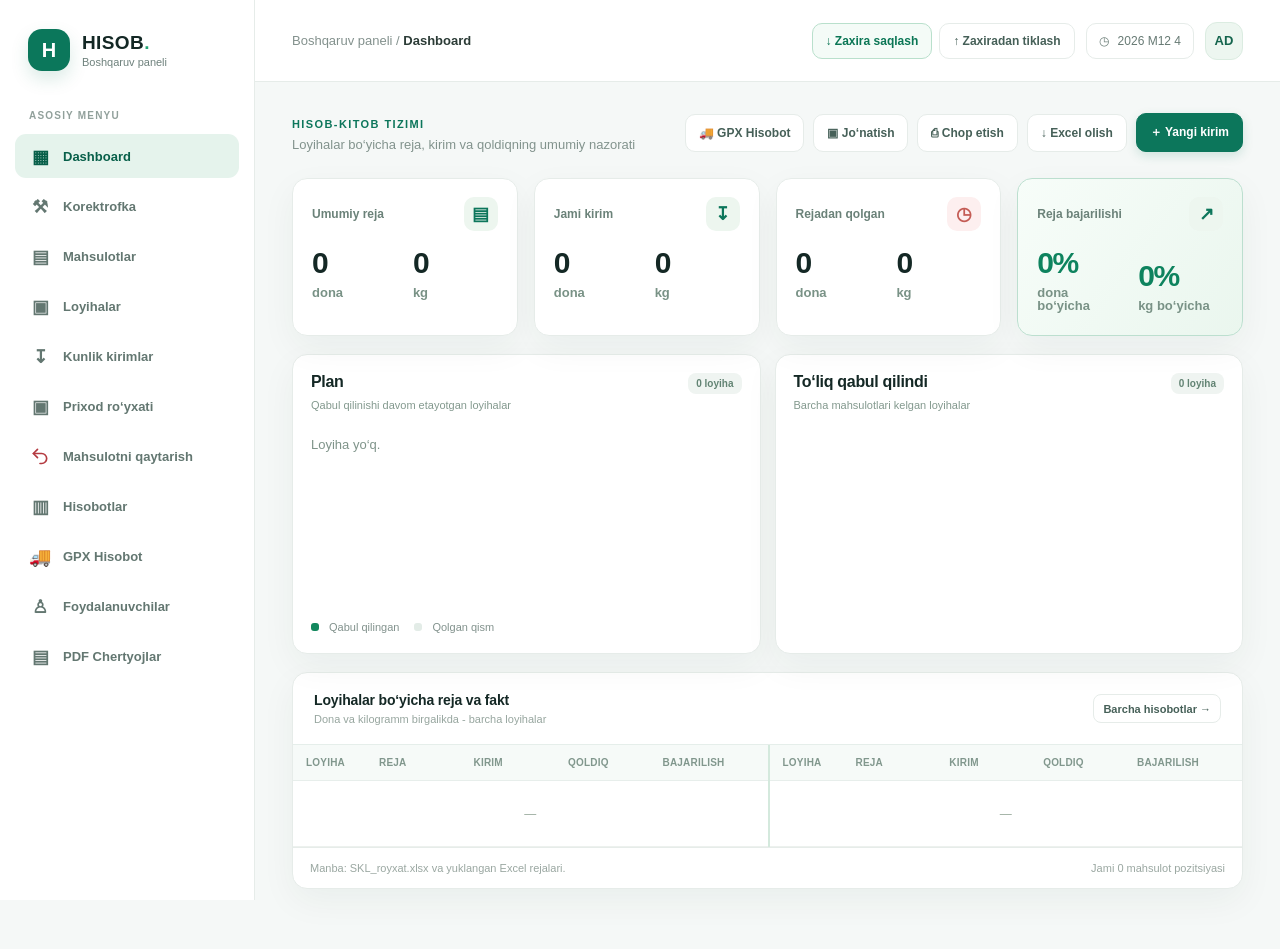
<file: original/Index.html>
<!doctype html>
<html lang="uz">
<head>
<base target="_top">
<meta charset="utf-8" />
<meta name="viewport" content="width=device-width, initial-scale=1" />
<meta name="color-scheme" content="light" />
<title>HISOB — admin panel V15.6</title>
<meta name="hisob-build" content="v14.3-google-fix" />
<style>
:root{--green:#0c765b;--green-dark:#095343;--mint:#e8f5ee;--ink:#142825;--soft:#6e817c;--border:#e6ece9;--bg:#f5f8f7;--red:#bf4a4a;--orange:#c68a3d;--blue:#3269a7;--shadow:0 12px 35px rgba(18,58,46,.05)}
*{box-sizing:border-box}html,body{margin:0;min-height:100%;font-family:Inter,'Segoe UI',Arial,sans-serif;color:var(--ink);background:var(--bg)}button,input,select,textarea{font:inherit}button{cursor:pointer}button:disabled{opacity:.5;cursor:not-allowed}a{text-decoration:none;color:inherit}.app{min-height:100vh;display:grid;grid-template-columns:255px minmax(0,1fr)}.sidebar{background:#fff;border-right:1px solid var(--border);padding:28px 15px 20px;display:flex;flex-direction:column;min-height:100vh;position:sticky;top:0;height:100vh}.brand{display:flex;align-items:center;gap:12px;margin:1px 13px 39px}.brand-badge{width:42px;height:42px;background:#0b775b;border-radius:14px;color:#fff;display:grid;place-items:center;font-weight:850;font-size:20px;box-shadow:0 8px 18px #08725125}.brand-name{font-size:19px;font-weight:850;letter-spacing:.4px}.brand-sub{color:var(--soft);font-size:11px;margin-top:2px}.menu-label{font-size:10px;letter-spacing:1.2px;text-transform:uppercase;color:#91a09b;margin:0 14px 13px;font-weight:800}.nav{display:flex;flex-direction:column;gap:6px}.navbtn{display:flex;align-items:center;gap:12px;border:0;background:transparent;padding:12px 14px;border-radius:11px;color:#637771;text-align:left;font-weight:650;font-size:13px;width:100%}.navbtn:hover{background:#f3f8f5;color:var(--green)}.navbtn.active{background:#e5f3ec;color:#075f49}.navicon{width:22px;height:20px;display:grid;place-items:center;font-size:18px}.sidebar-bottom{margin-top:auto;border:1px solid #daece3;background:#f4faf6;border-radius:14px;padding:14px}.sidebar-bottom strong{display:block;font-size:12px;color:var(--green-dark)}.sidebar-bottom p{font-size:11px;line-height:1.6;color:#779087;margin:8px 0 11px}.side-footer{color:#a4b1ac;font-size:10px;text-align:center;margin-top:18px}.main{min-width:0}.topbar{height:82px;background:#fff;border-bottom:1px solid var(--border);display:flex;align-items:center;justify-content:space-between;padding:0 37px;gap:16px}.breadcrumbs{font-size:13px;color:#83918d}.breadcrumbs strong{color:#2c3c37}.top-right{display:flex;align-items:center;gap:11px}.datepill{display:flex;gap:9px;align-items:center;border:1px solid var(--border);border-radius:10px;padding:10px 12px;color:#677a74;font-size:12px;background:#fff}.avatar{background:#edf6f0;color:#14644d;border:1px solid #dbece1;height:38px;width:38px;border-radius:12px;display:grid;place-items:center;font-weight:850;font-size:13px}.content{max-width:1590px;margin:auto;padding:31px 37px 60px}.eyebrow{color:var(--green);font-size:11px;text-transform:uppercase;letter-spacing:1.4px;font-weight:850;margin:0 0 7px}.pageheading{display:flex;align-items:end;justify-content:space-between;gap:14px;flex-wrap:wrap;margin-bottom:26px}.pageheading h1{font-size:28px;letter-spacing:-1.15px;line-height:1.2;margin:0 0 8px}.pageheading p{margin:0;color:#82938d;font-size:13px}.actions{display:flex;align-items:center;gap:9px;flex-wrap:wrap}.btn{border:1px solid var(--border);background:white;border-radius:10px;padding:10px 13px;display:inline-flex;gap:7px;align-items:center;justify-content:center;font-weight:730;color:#466058;font-size:12px;min-height:38px;white-space:nowrap}.btn:hover{border-color:#96c7ae;color:#0e7055}.btn.primary{background:var(--green);border-color:var(--green);color:white;box-shadow:0 4px 11px #08765a28}.btn.primary:hover{background:#0a5c48}.btn.muted{background:#f7faf9}.btn.danger{color:#b3393e;border-color:#f0dadd}.btn.small{padding:6px 9px;min-height:29px;font-size:11px;border-radius:8px}.btn-icon{width:16px;display:inline-grid;place-items:center;font-size:16px}.metrics{display:grid;grid-template-columns:repeat(4,minmax(0,1fr));gap:16px;margin-bottom:18px}.metric{background:#fff;border:1px solid var(--border);border-radius:15px;min-height:145px;padding:18px 19px;box-shadow:var(--shadow);position:relative;overflow:hidden}.metric.highlight{border-color:#bcdfcf;background:linear-gradient(126deg,#f7fdf9 0%,#eaf6ee 100%)}.metric-top{display:flex;align-items:center;justify-content:space-between;color:#6b8279;font-size:12px;font-weight:630}.met-icon{width:34px;height:34px;border-radius:10px;display:grid;place-items:center;background:#edf6ef;color:var(--green);font-size:18px}.met-icon.red{background:#fdefef;color:#c45c55}.met-icon.gold{background:#fff7e7;color:#bf852e}.metric-num{font-size:30px;letter-spacing:-1.4px;font-weight:830;margin:17px 0 5px;line-height:1}.metric-foot{font-size:11px;color:#97a6a0}.metric-foot strong{color:#1b8c61}.tag{display:inline-flex;border-radius:6px;padding:5px 7px;font-size:10px;font-weight:740;background:#e3f5eb;color:#0b7e54}.tag.warning{color:#9c6827;background:#fff4dc}.tag.red{color:#b7454c;background:#fff0ef}.panel{background:#fff;border:1px solid var(--border);border-radius:15px;box-shadow:var(--shadow);min-width:0;overflow:hidden}.panelpad{padding:19px 21px}.section-title{margin:0;font-size:14px;font-weight:800;letter-spacing:-.16px}.section-sub{color:#97a69f;font-size:11px;margin-top:5px}.section-head{display:flex;align-items:center;justify-content:space-between;gap:10px;margin-bottom:20px}.dashboard-grid{display:grid;grid-template-columns:1.13fr .87fr;gap:17px;margin-bottom:17px}.chart-project{display:flex;flex-direction:column;gap:18px}.prog-row{display:grid;grid-template-columns:75px minmax(0,1fr) 66px;align-items:center;gap:16px;font-size:12px}.project-key{font-weight:760}.track{height:9px;background:#edf1ef;border-radius:100px;overflow:hidden}.fill{height:100%;border-radius:100px;background:linear-gradient(90deg,#17a77a,#0c7e5d);width:0;transition:width .25s}.percentage{text-align:right;font-weight:800;color:#225c49}.prog-caption{font-size:10px;color:#a1afa8;margin-top:7px}.chart-legend{display:flex;gap:15px;flex-wrap:wrap;font-size:11px;color:#82928d;margin-top:22px}.legend-dot{display:inline-block;width:8px;height:8px;border-radius:3px;background:#13885e;margin-right:7px}.legend-dot.gray{background:#e3ece7}.today-info{padding:14px 15px;background:#f5faf7;border:1px solid #e3f1e9;border-radius:11px;display:flex;align-items:center;justify-content:space-between;gap:10px}.today-info strong{font-size:20px;display:block}.today-info span{font-size:11px;color:#80958b}.tiny-chart{display:flex;align-items:end;justify-content:space-between;gap:9px;height:142px;border-bottom:1px solid #e8efeb;margin-top:22px;padding:0 2px}.barcol{display:flex;align-items:center;flex-direction:column;justify-content:end;flex:1;gap:6px;height:100%;min-width:0}.bar{width:min(28px,70%);height:4px;background:#18a77b;border-radius:5px 5px 0 0;min-height:3px;transition:height .3s}.barlabel{font-size:10px;color:#94a39e;position:relative;top:18px}.tiny-under{display:flex;justify-content:space-between;margin-top:32px;color:#93a39e;font-size:11px}.hint{color:#8ca098;font-size:12px;padding:11px 0}.table-wrap{overflow-x:auto}.datatable{width:100%;border-collapse:collapse;min-width:840px;text-align:left}.datatable th{background:#f7faf8;border-top:1px solid #edf1ef;border-bottom:1px solid #edf1ef;color:#8b9994;font-size:10px;letter-spacing:.3px;white-space:nowrap;padding:12px 13px;font-weight:800}.datatable td{border-bottom:1px solid #eef2f0;padding:13px;font-size:12px;color:#4c665b;white-space:nowrap}.datatable tr:last-child td{border-bottom:0}.datatable tbody tr:hover{background:#fbfdfb}.table-project{color:#136d51!important;font-weight:820}.strongnum{font-weight:790;color:#233d32!important}.negative{color:#c25a58!important;font-weight:780}.positive{color:#0c8459!important;font-weight:780}.muted{color:#9baaa3!important}.smallprogress{height:6px;border-radius:8px;background:#edf1ee;width:90px;overflow:hidden}.smallprogress>span{display:block;background:#1aa67b;border-radius:8px;height:100%}.table-footer{padding:14px 17px;display:flex;justify-content:space-between;align-items:center;gap:9px;color:#9aa7a1;font-size:11px;border-top:1px solid var(--border);flex-wrap:wrap}.twocol{display:grid;grid-template-columns:1fr 1fr;gap:17px}.toolbar{display:flex;gap:10px;flex-wrap:wrap;align-items:center;justify-content:space-between;margin-bottom:16px}.filters{display:flex;gap:10px;flex-wrap:wrap}.field{display:flex;flex-direction:column;gap:6px;min-width:0}.field label{font-size:11px;font-weight:750;color:#60786d}.input,.select,.textarea{border:1px solid #dfe9e2;background:#fff;border-radius:9px;min-height:38px;padding:9px 11px;outline:none;color:#29473a;font-size:12px;max-width:100%;width:100%}.input:focus,.select:focus,.textarea:focus{border-color:#29aa79;box-shadow:0 0 0 3px #12a16f18}.textarea{resize:vertical;min-height:80px}.searchbox{position:relative;min-width:265px}.searchbox input{padding-left:36px}.searchico{position:absolute;left:12px;top:10px;color:#94a69c;font-size:15px}.filters .select{width:auto;min-width:152px}.inline-kpi{display:flex;gap:13px;flex-wrap:wrap;padding:14px 17px;background:#f6faf8;border-radius:10px;margin-bottom:16px;color:#71877b;font-size:12px}.inline-kpi strong{color:#17684d}.receipt-area{display:grid;grid-template-columns:minmax(280px,370px) minmax(0,1fr);gap:17px}.form-grid{display:grid;grid-template-columns:1fr 1fr;gap:14px}.full{grid-column:1/-1}.form-action{margin-top:17px}.infoline{background:#edf8f2;border:1px solid #d5ede0;border-radius:10px;padding:10px 11px;color:#587f68;font-size:11px;line-height:1.6}.empty{padding:47px 20px;color:#8a9c91;text-align:center}.empty-symbol{font-size:27px;margin-bottom:12px}.empty strong{display:block;color:#4c6d5e;font-size:13px;margin:0 0 7px}.empty small{display:block;font-size:11px;line-height:1.7;max-width:390px;margin:auto}.bigreport{display:grid;grid-template-columns:repeat(3,1fr);gap:14px;margin-bottom:20px}.repcard{border:1px solid var(--border);padding:17px;border-radius:12px;background:#fbfdfc}.repcard label{display:block;font-size:11px;color:#83998b}.repcard strong{display:block;font-size:22px;margin:10px 0 3px}.repcard span{color:#94a49a;font-size:10px}.toast{position:fixed;bottom:23px;right:24px;z-index:30;background:#174c3a;color:white;padding:14px 18px;border-radius:11px;box-shadow:0 20px 50px #133e3350;max-width:400px;line-height:1.5;font-size:12px;display:none}.toast.error{background:#963f45}.overlay{position:fixed;inset:0;background:#132c238c;backdrop-filter:blur(2px);z-index:20;display:none;align-items:center;justify-content:center;padding:20px}.modal{background:#fff;border-radius:17px;box-shadow:0 18px 70px #07140d40;width:min(620px,100%);max-height:92vh;overflow:auto}.modalhead{border-bottom:1px solid #edf1ee;padding:22px 25px;display:flex;justify-content:space-between;align-items:center}.modalhead h2{font-size:19px;margin:0}.modalbody{padding:23px 25px 26px}.close{border:0;background:#f3f6f5;color:#567365;border-radius:9px;height:32px;width:32px;font-size:22px}.modalactions{display:flex;justify-content:flex-end;gap:8px;margin-top:20px}.notice{border:1px dashed #c8dfd0;background:#f5fbf7;padding:14px 16px;border-radius:11px;margin-top:13px;color:#739180;font-size:11px;line-height:1.65}.chip{border-radius:8px;background:#eff4f1;color:#628373;font-size:10px;padding:5px 8px;font-weight:750}.statusbox{font-size:11px;white-space:nowrap}.mobile-menu{display:none}.top-notice{padding:9px 12px;border:1px solid #e6ead8;border-radius:10px;background:#fffbef;font-size:11px;color:#98753b;margin:0 0 16px;line-height:1.6}.round-btn{border-radius:8px;border:1px solid var(--border);background:white;color:#537462;padding:5px 10px;font-size:11px}.round-btn:hover{background:#e6f5ec;color:#07634a}.critical{color:#b24b4a;font-weight:780}.timeline{display:flex;align-items:center;justify-content:space-between;margin-top:11px;gap:12px;color:#7f9687;font-size:11px;flex-wrap:wrap}.mono{font-variant-numeric:tabular-nums}.site-heading{font-weight:850;color:#234e3a}.importmsg{font-size:11px;color:#81958a;margin-top:8px;line-height:1.6}#fileinput{display:none}
@media (max-width:1150px){.app{grid-template-columns:205px minmax(0,1fr)}.content{padding:26px 22px}.topbar{padding:0 23px}.metrics{gap:10px}.metric{padding:16px 13px}.metric-num{font-size:25px}.dashboard-grid{grid-template-columns:1fr 1fr}}@media(max-width:850px){.app{display:block}.sidebar{display:none}.mobile-menu{display:inline-flex}.topbar{height:auto;min-height:66px;padding:12px 15px}.content{padding:20px 13px 40px}.metrics{grid-template-columns:repeat(2,minmax(0,1fr))}.dashboard-grid,.receipt-area,.twocol{grid-template-columns:1fr}.pageheading h1{font-size:24px}.datepill{display:none}.mobilebar{display:flex!important;gap:7px;overflow-x:auto;padding:10px 11px;background:#fff;border-bottom:1px solid #e7ece9}.mobilebar button{white-space:nowrap;border:1px solid #e9efec;border-radius:8px;background:#fff;color:#678176;font-size:12px;padding:10px}.mobilebar button.active{background:#e5f3eb;border-color:#c0e0cf;color:#146448}.bigreport{grid-template-columns:1fr 1fr}}@media(max-width:500px){.metrics{gap:8px}.metric{min-height:128px}.metric-num{font-size:22px}.bigreport{grid-template-columns:1fr}.searchbox{min-width:100%;width:100%}.filters{width:100%}.filters .select{flex:1;min-width:125px}.form-grid{grid-template-columns:1fr}.topbar{gap:7px}.top-right{gap:5px}}
</style>

<style id="hisob-v159-project-rows">
/* Loyihalar: kategoriyalar endi yonma-yon ustun emas, ketma-ket qatorlar. */
.v157-three{display:flex!important;flex-direction:column!important;align-items:stretch!important;gap:18px!important;margin:17px 0!important}
.v157-three>.v157-column{width:100%;min-width:0;display:grid;grid-template-columns:repeat(3,minmax(0,1fr));gap:12px;align-items:start;padding:18px}
.v157-three>.v157-column>h3,.v157-three>.v157-column>p{grid-column:1/-1;margin:0}
.v157-three>.v157-column>h3{font-size:17px;line-height:1.4}
.v157-three>.v157-column>p{margin-top:-7px;margin-bottom:6px}
.v157-three>.v157-column>.project-tile{min-width:0;margin:0;align-self:stretch;padding:16px}
.v157-three>.v157-column .project-tile-title{font-size:18px}
.v157-three>.v157-column .project-kpi strong{font-size:15px}
.v157-three>.v157-column .project-tile-actions .btn{font-size:11px}
@media(max-width:1250px){.v157-three>.v157-column{grid-template-columns:repeat(2,minmax(0,1fr))}}
@media(max-width:770px){.v157-three>.v157-column{grid-template-columns:minmax(0,1fr);padding:12px}.v157-three>.v157-column>.project-tile{padding:14px}}
@media print{.v157-three{display:block!important}.v157-three>.v157-column{display:block!important;break-inside:auto}.v157-three>.v157-column>.project-tile{break-inside:avoid;margin:8px 0}}
</style>
<style id="hisob-v160-dashboard-condensed">
/* Dashboard: faqat mavjud guruhlar ko'rinadi, Plan ichida har qatorda 2 loyiha */
.v14-dash-grid.v160-dash-grid{grid-template-columns:repeat(auto-fit,minmax(min(100%,330px),1fr))!important;align-items:stretch}
.v160-card-active .v11-rows{display:grid;grid-template-columns:repeat(2,minmax(0,1fr));gap:6px 15px;align-content:start;align-items:start}
.v160-card-active .v11-row{min-width:0;padding:12px 0}
.v160-card-active .v11-line{grid-template-columns:minmax(0,1fr) 48px;gap:5px}
.v160-card-active .v11-line strong{grid-column:1/-1;font-size:12px}
.v160-card-active .v11-line .track{min-width:0}
.v160-card-active .v11-subline{margin:6px 0 0;font-size:10px;overflow-wrap:anywhere}
.v160-card-done .v11-rows{display:grid;grid-template-columns:repeat(5,minmax(0,1fr));align-content:start;gap:5px}
.v160-done-code{min-width:0;padding:9px 2px;border:1px solid #dcece4;background:#f5faf7;border-radius:7px;font-size:clamp(9px,.78vw,12px);font-weight:850;color:#0e6a4e;text-align:center;overflow-wrap:anywhere;line-height:1.25}
@media(max-width:800px){.v14-dash-grid.v160-dash-grid{grid-template-columns:1fr!important}}
@media(max-width:450px){.v160-card-active .v11-rows{grid-template-columns:1fr 1fr;gap:5px 9px}.v160-card-done .v11-rows{grid-template-columns:repeat(5,minmax(0,1fr))}}
@media print{.v14-dash-grid.v160-dash-grid{grid-template-columns:repeat(2,1fr)!important}}
</style>
<style id="hisob-v164-only-plan-style">
/* Faqat Dashboard > Plan. Boshqa bloklar o'zgarmaydi. */
.v160-card-active .v11-rows{display:grid!important;grid-template-columns:repeat(4,minmax(0,1fr))!important;gap:14px!important;align-content:start}
.v160-card-active .v164-plan-item{min-width:0;padding:13px 9px;border-right:1px solid #e7efea}
.v160-card-active .v164-plan-item:nth-child(4n){border-right:0}
.v160-card-active .v164-plan-code{display:block;color:#142825;font-size:14px;font-weight:850;margin-bottom:10px}
.v160-card-active .v164-plan-kg{color:#617b70;font-size:12px;font-weight:760;margin-bottom:13px;font-variant-numeric:tabular-nums;white-space:nowrap}
.v160-card-active .v164-plan-progress{display:grid;grid-template-columns:minmax(0,1fr) auto;gap:9px;align-items:center}
.v160-card-active .v164-plan-progress .track{width:100%;height:9px;min-width:0}
.v160-card-active .v164-plan-progress .percentage{font-size:12px;white-space:nowrap;font-weight:850;color:#096948}
@media(max-width:1100px){.v160-card-active .v11-rows{grid-template-columns:repeat(2,minmax(0,1fr))!important}.v160-card-active .v164-plan-item:nth-child(4n){border-right:1px solid #e7efea}.v160-card-active .v164-plan-item:nth-child(2n){border-right:0}}
@media(max-width:540px){.v160-card-active .v11-rows{grid-template-columns:repeat(2,minmax(0,1fr))!important;gap:7px!important}.v160-card-active .v164-plan-item{padding:10px 4px}.v160-card-active .v164-plan-progress{gap:5px}.v160-card-active .v164-plan-progress .percentage{font-size:10px}}
</style>
</head>
<body>
<div class="app">
<aside class="sidebar">
  <div class="brand"><div class="brand-badge">H</div><div><div class="brand-name">HISOB<span style="color:#22a575">.</span></div><div class="brand-sub">Boshqaruv paneli</div></div></div>
  <div class="menu-label">ASOSIY MENYU</div>
  <div class="nav" id="nav">
    <button class="navbtn active" data-page="dashboard"><span class="navicon">▦</span> Dashboard</button>
    <button class="navbtn" data-page="products"><span class="navicon">▤</span> Mahsulotlar</button>
    <button class="navbtn" data-page="projects"><span class="navicon">▣</span> Loyihalar</button>
    <button class="navbtn" data-page="receipts"><span class="navicon">↧</span> Kunlik kirimlar</button>
    <button class="navbtn" data-page="reports"><span class="navicon">▥</span> Hisobotlar</button>
    <button class="navbtn" data-page="users"><span class="navicon">♙</span> Foydalanuvchilar</button>
  </div>
  <div class="sidebar-bottom"><strong>✓ Excel bilan ishlaydi</strong><p>Yuborilgan SKL ro‘yxatidagi 112 ta pozitsiya kiritilgan. Ma’lumotlarni Excelga chiqarishingiz mumkin.</p><button class="btn small" id="sideExport">↓ Excel hisobot</button></div>
  <div class="side-footer">HISOB · lokal demo versiya · 2026</div>
</aside>
<div class="main">
<header class="topbar"><div style="display:flex;align-items:center;gap:12px"><span class="brand-badge mobile-menu" style="height:35px;width:35px;font-size:16px;align-items:center;justify-content:center">H</span><div class="breadcrumbs">Boshqaruv paneli / <strong id="crumb">Dashboard</strong></div></div><div class="top-right"><div class="datepill">◷ <span id="topDate"></span></div><div class="avatar">AD</div></div></header>
<div class="mobilebar" id="mobilebar" style="display:none"><button data-page="dashboard" class="active">Dashboard</button><button data-page="products">Mahsulotlar</button><button data-page="projects">Loyihalar</button><button data-page="receipts">Kunlik kirimlar</button><button data-page="reports">Hisobotlar</button></div>
<main class="content" id="content"></main>
</div></div>
<div class="toast" id="toast"></div>
<input type="file" accept=".xlsx,.csv" id="fileinput" />
<div class="overlay" id="overlay"><div class="modal"><div class="modalhead"><h2 id="modalTitle">Mahsulot</h2><button class="close" id="modalClose" aria-label="Yopish">×</button></div><div id="modalBody" class="modalbody"></div></div></div>
<script id="seed-data" type="application/json">[]</script>

<style id="hisob-v3-style">
.sidebar-bottom,.side-footer{display:none!important}
.metricduo .metric{min-height:154px}
.dual-values{display:grid;grid-template-columns:1fr 1.1fr;gap:9px;margin-top:18px}
.dual-values>div{display:flex;flex-direction:column;align-items:flex-start;gap:4px;min-width:0}
.dual-values>div+div{border-left:1px solid #e4ece8;padding-left:13px}
.dual-values strong{font-size:clamp(18px,1.6vw,27px);font-weight:840;letter-spacing:-.85px;line-height:1.2;overflow-wrap:anywhere;color:#18372b}
.dual-values span{font-size:13px;font-weight:760;color:#71887c}
.dual-values.success-values strong{color:#10865e}
.report-summary{display:grid;grid-template-columns:repeat(4,minmax(0,1fr));gap:14px;margin:0 0 17px}
.report-number{background:#fff;border:1px solid #e1ebe5;border-radius:15px;padding:18px 16px;display:flex;flex-direction:column;gap:10px}
.report-number>span{font-size:11px;font-weight:820;color:#698076;letter-spacing:.6px}
.report-number strong{font-size:clamp(16px,1.6vw,23px);font-weight:840;color:#183a2b;line-height:1.15}
.report-number strong+strong{padding-top:8px;border-top:1px solid #edf2ee}
.report-number.accent{background:#eef9f2;border-color:#c5e6d1}
.report-number.accent strong{color:#0d8460}
.unified-heading{margin:2px 0 13px;font-size:13px;font-weight:830;color:#126b50;letter-spacing:.45px}
.report-block{margin-bottom:17px;break-inside:auto}
.total-row td{background:#eaf6ee;color:#07573c!important;font-weight:850!important;border-top:2px solid #98d4b3!important}
.report-table th,.report-table td{font-size:11px;padding:10px 9px}
.photo-layout{display:grid;grid-template-columns:minmax(270px,340px) 1fr;gap:18px;margin-bottom:17px}
.photo-input-area{background:#fbfdfa;border:1px dashed #aecdbb;border-radius:13px;padding:19px}
.photo-upload{display:flex;align-items:center;justify-content:center;flex-direction:column;gap:10px;min-height:190px;border:1px solid #dfe9e3;border-radius:10px;background:#fff;overflow:hidden;padding:12px;color:#71847a;text-align:center;font-size:12px}
.photo-upload img{display:block;max-width:100%;max-height:340px;object-fit:contain}
.photo-instructions{background:#f1f8f3;border:1px solid #dcefe2;padding:14px;border-radius:11px;font-size:12px;color:#4c6c5c;line-height:1.7}
.photo-steps{display:flex;gap:9px;flex-wrap:wrap;margin:13px 0}
.photo-steps span{background:#fff;border:1px solid #dce9e0;border-radius:8px;padding:8px 10px;font-size:11px;font-weight:750;color:#246b4e}
.photo-controls{display:flex;gap:9px;flex-wrap:wrap;margin:13px 0}
.photo-status{font-size:12px;line-height:1.6;background:#f3f8f4;border-radius:10px;padding:13px;margin:12px 0;color:#365c49}
.photo-warn{background:#fff5e6;color:#845c22;border:1px solid #f3e2bd;padding:12px;border-radius:9px;font-size:12px;line-height:1.65}
.photo-rows input{width:100%;min-width:63px;border:1px solid #dce8e0;border-radius:7px;padding:8px 7px;color:#193b2a;font-size:12px}
.photo-rows .photo-code{min-width:76px}.photo-rows .photo-profile{min-width:150px}
.photo-rows input:focus{outline:2px solid #8bc8a4}
.photo-rows td{padding:6px}
.photo-draft-total{font-weight:840;color:#08714d!important;background:#e9f6ef}
.photo-total-panel{display:flex;align-items:center;justify-content:space-between;gap:12px;padding:12px 16px;background:#f0f8f3;border:1px solid #dcece2;border-radius:11px;margin-top:13px;flex-wrap:wrap}
.photo-total-panel strong{font-size:17px;color:#056b48}
.photo-actions{display:flex;gap:8px;flex-wrap:wrap;align-items:center}
.photo-actions .btn{white-space:normal}
.photo-mode{font-size:11px;color:#628075}
.photo-caption{font-size:12px;color:#71887b;margin-top:11px;line-height:1.6}
.photo-preview-title{font-size:15px;font-weight:830;color:#163e2e}
.no-print{}
.image-share-modal{position:fixed;inset:0;background:rgba(15,38,30,.63);display:none;align-items:center;justify-content:center;padding:20px;z-index:5000}
.image-share-inner{background:#fff;border-radius:15px;max-width:1100px;width:100%;max-height:92vh;overflow-y:auto;padding:19px;box-shadow:0 30px 70px rgba(0,0,0,.22)}
.image-share-inner img{display:block;width:100%;height:auto;margin-top:15px;border:1px solid #e0e8e3;border-radius:8px}
@media(max-width:1200px){.dual-values{grid-template-columns:1fr;gap:5px;margin-top:12px}.dual-values>div+div{border:0;border-top:1px solid #e5ece8;padding:7px 0 0}.dual-values strong{font-size:24px}.metricduo .metric{min-height:166px}}
@media(max-width:960px){.photo-layout{grid-template-columns:1fr}.report-summary{grid-template-columns:repeat(2,minmax(0,1fr))}}
@media(max-width:720px){.report-summary{grid-template-columns:1fr 1fr}.dual-values strong{font-size:21px}.photo-steps{flex-direction:column}}
@media print{
 @page{size:A4 landscape;margin:9mm}
 html,body,.app{width:100%!important;max-width:none!important;background:#fff!important;margin:0!important;font-size:11px}
 .app{display:block!important}
 .sidebar,.topbar,.mobilebar,.actions,.pageheading,.filters,.toolbar,.table-footer,.no-print,.photo-actions,.photo-input-area,.image-share-modal,.photo-status{display:none!important}
 .main{width:100%!important}
 .content{margin:0!important;max-width:none!important;padding:0!important}
 .panel,.metric,.report-number{box-shadow:none!important;break-inside:avoid-page}
 .table-wrap{overflow:visible!important}
 .datatable,.report-table{min-width:0!important;width:100%!important;border-collapse:collapse;font-size:9px!important}
 .datatable th,.datatable td,.report-table th,.report-table td{white-space:normal!important;font-size:9px!important;padding:5px 4px!important}
 thead{display:table-header-group}
 .report-block{break-inside:auto!important}
 .report-block tr{break-inside:avoid}
 .report-summary,.metrics{gap:6px;grid-template-columns:repeat(4,1fr)}
 .report-number,.metric{padding:9px;min-height:auto}
 .report-number strong{font-size:15px}
 .dashboard-grid{display:grid;grid-template-columns:1fr 1fr}
 .receipt-area{display:block!important}.receipt-area>section:first-child{display:none!important}.receipt-area>section:last-child{width:100%!important}
 .photo-layout{display:block}.photo-rows input{border:0;min-width:0!important;width:auto;max-width:110px;padding:0;font-size:9px}
}
</style>


<style id="hisob-compact-style">
.compact-project-table{width:100%;min-width:670px;table-layout:fixed}.compact-project-table th:first-child{width:16%}.compact-project-table th:last-child{width:19%}.compact-project-table th,.compact-project-table td{padding:11px 15px!important}.paired{display:flex;flex-direction:column;gap:4px;align-items:flex-start}.paired b{font-size:14px;color:#174134;font-weight:850}.paired strong{font-size:13px;color:#5a7567;font-weight:760}.paired .negative{color:#c45b54!important}.paired .positive{color:#128760!important}.progress-line{display:flex;gap:8px;align-items:center}.progress-line .smallprogress{width:70px}.compact-project-table thead th{font-size:11px}
@media(max-width:760px){.compact-project-table{min-width:550px}.compact-project-table th,.compact-project-table td{padding:9px!important}.paired b{font-size:13px}}
@media print{.compact-project-table{min-width:0!important}}
</style>



<style id="v6-patch-style">
.project-grid-2{display:grid;grid-template-columns:1fr 1fr;gap:28px}
.project-grid-2 .chart-project{gap:16px}
.code-help{font-size:11px;color:#81948d;margin-top:6px}
@media (max-width:1180px){.project-grid-2{grid-template-columns:1fr}}
</style>



<style id="hisob-v7-project-styles">
.projects-summary { display:grid; grid-template-columns:repeat(3, minmax(0,1fr));gap:16px;margin-bottom:18px }
.projects-summary .metric {min-height:116px}
.projects-summary .metric-num {margin-top:18px}
.projects-cards {display:grid;grid-template-columns:repeat(2, minmax(0,1fr));gap:16px}
.project-tile {padding:20px; display:flex;flex-direction:column;gap:15px}
.project-tile-top{display:flex;justify-content:space-between;align-items:flex-start;gap:12px}
.project-tile-title{font-size:19px;font-weight:850;margin:0;color:#0d654e}
.project-tile-status{font-size:11px;font-weight:750;border:1px solid #d3eade;background:#edf8f1;color:#14664a;padding:6px 9px;border-radius:8px}
.project-tile-status.done{background:#e3f4e9}
.project-kpi-grid{display:grid;grid-template-columns:repeat(3,minmax(0,1fr));gap:10px}
.project-kpi{background:#f5f9f7;border:1px solid #ebf0ed;border-radius:11px;padding:12px 10px;min-width:0}
.project-kpi small{color:#789085;font-size:11px;display:block}
.project-kpi strong{display:block;font-size:18px;line-height:1.2;margin:8px 0 3px;font-weight:800}
.project-kpi em{font-size:12px;font-style:normal;color:#6c8478}
.project-kpi.warning strong{color:#bc4e50}
.project-tile-actions{display:flex;justify-content:space-between;align-items:center;flex-wrap:wrap;gap:9px;margin-top:auto}
.project-progress-label{display:flex;justify-content:space-between;gap:8px;color:#6b8177;font-size:12px;font-weight:680;margin-bottom:8px}
.project-detail-top{display:flex;align-items:center;justify-content:space-between;flex-wrap:wrap;gap:12px;margin-bottom:18px}
.project-detail-title{font-size:23px;font-weight:850;color:#155c47}
.project-detail-kpis{display:grid;grid-template-columns:repeat(4,minmax(0,1fr));gap:14px;margin-bottom:17px}
.project-detail-kpis .metric {min-height:122px}
.project-detail-kpis .metric-num{font-size:23px;margin-top:14px}
.project-detail-panels{display:flex;flex-direction:column;gap:16px}
.project-danger-note{font-size:12px;color:#8c5c4b;background:#fff7f3;border:1px solid #f4e1da;padding:12px 15px;border-radius:10px}
@media(max-width:950px){.projects-cards{grid-template-columns:1fr}.project-detail-kpis{grid-template-columns:repeat(2,minmax(0,1fr))}}
@media(max-width:700px){.projects-summary{grid-template-columns:1fr}.project-kpi-grid{grid-template-columns:1fr 1fr}.project-detail-kpis{grid-template-columns:1fr 1fr}}
@media print{.projects-cards{grid-template-columns:1fr 1fr}.project-tile-actions,.project-detail-top button{display:none!important}.project-detail-panels .panel{break-inside:auto}}
</style>




<style id="hisob-v8-styles">
/* Dashboard loyihalarini teng ikkita jadvalda ko‘rsatish */
.project-report-split{display:grid;grid-template-columns:repeat(2,minmax(0,1fr));border-top:1px solid #e5eeea}
.project-report-half{min-width:0;overflow-x:auto}
.project-report-half+.project-report-half{border-left:2px solid #d4e9dd}
.project-report-header,.project-report-line{min-width:470px;display:grid;grid-template-columns:66px repeat(3,minmax(78px,1fr)) 92px;gap:7px;align-items:center}
.project-report-header{background:#f6faf8;color:#81978d;font-size:10px;letter-spacing:.2px;font-weight:800;padding:12px 13px;border-bottom:1px solid #e7eeeb}
.project-report-line{padding:12px 13px;border-bottom:1px solid #ebf1ee;min-height:66px;font-size:12px}
.project-report-line:last-child{border-bottom:0}
.project-report-line:nth-child(odd){background:#fbfdfc}
.project-report-line .project-code{font-weight:820;color:#09634b}
.project-amount{display:flex;flex-direction:column;gap:4px;white-space:nowrap}
.project-amount .qty{font-weight:800;color:#1b3e31}
.project-amount .kg{font-size:11px;color:#82978a}
.project-amount.remaining .qty,.project-amount.remaining .kg{color:#c64c4c}
.project-amount.remaining.zero .qty,.project-amount.remaining.zero .kg{color:#16865d}
.project-report-rate{display:flex;flex-direction:column;gap:8px;font-weight:760;font-size:11px;white-space:nowrap}
.project-report-rate .track{height:6px}
.project-report-placeholder{min-height:66px;display:flex;align-items:center;justify-content:center;color:#9bac9f;font-size:12px;border-bottom:1px solid #edf1ee}
/* Tezkor kodli qidiruv */
.quick-search-group{min-width:315px;max-width:430px;flex:1}
.quick-search-group .searchbox{width:100%;min-width:0}
.quick-search-group .searchbox input{padding-right:77px;min-height:43px;background:#fbfefc;border-color:#b2d9c6}
.quick-search-group label{display:block;font-size:12px;font-weight:800;color:#27664d;margin-bottom:7px}
.quick-search-clear{position:absolute;top:6px;right:6px;height:31px;min-height:31px;padding:5px 9px}
.quick-search-meta{color:#80938b;font-size:11px;margin-top:5px}
/* Zaxira tugmalari */
.hisob-backup-controls{display:flex;gap:7px;flex-wrap:wrap;align-items:center}
.hisob-backup-controls .btn{min-height:36px}
.hisob-backup-controls .btn:first-child{color:#0b7655;border-color:#b9e0cc;background:#f4fbf7}
@media(max-width:1100px){.project-report-split{grid-template-columns:1fr}.project-report-half+.project-report-half{border-left:0;border-top:2px solid #d4e9dd}}
@media(max-width:850px){.hisob-backup-controls{width:100%;justify-content:flex-end}.top-right{flex-wrap:wrap}.quick-search-group{max-width:none;width:100%}}
@media print{.hisob-backup-controls,.quick-search-clear{display:none!important}.project-report-split{grid-template-columns:1fr 1fr!important}.project-report-half+.project-report-half{border-left:1px solid #aaa;border-top:0}.project-report-header,.project-report-line{min-width:0;font-size:9px;grid-template-columns:48px repeat(3,minmax(48px,1fr)) 70px;gap:3px;padding:8px 5px}.project-amount .kg{font-size:8px}}
</style>



<style id="hisob-v9-styles">
/* Dashboard: chapda faol rejalar, o'ngda yakunlanganlar */
.v9-project-pair {display:grid;grid-template-columns:minmax(0,1fr) minmax(0,1fr);gap:16px;margin-bottom:18px}
.v9-project-card {padding:19px 20px;min-height:280px;display:flex;flex-direction:column;gap:15px}
.v9-head {display:flex;align-items:flex-start;justify-content:space-between;gap:12px}
.v9-head h2 {font-size:17px;font-weight:850;letter-spacing:-.3px;margin:0}
.v9-head p {color:#83998e;font-size:11px;margin:6px 0 0;line-height:1.5}
.v9-rows{display:flex;flex-direction:column;gap:0;flex:1}
.v9-project-row{padding:13px 0;border-top:1px solid #edf2ef}
.v9-line{display:grid;grid-template-columns:75px minmax(0,1fr) 57px;align-items:center;gap:12px;font-size:12px}
.v9-line strong{font-weight:840;color:#173c2c}
.v9-line .track{height:8px}
.v9-line .percentage{text-align:right;font-size:12px}
.v9-subline{margin:8px 0 0 87px;color:#889c91;font-size:11px;line-height:1.5}
.v9-completed .fill{background:linear-gradient(90deg,#0c8661,#12a777)}
.v9-completed .v9-subline{color:#17835e}
.v9-chip-ok {display:inline-flex;align-items:center;gap:5px;color:#08744f;background:#eaf8ef;border:1px solid #d0ecdb;border-radius:8px;padding:5px 7px;font-size:10px;font-weight:760;white-space:nowrap;margin:6px 0 0 87px}
.v9-empty {margin:auto 0;color:#83998f;text-align:center;font-size:12px;line-height:1.7;padding:20px 10px}
/* Prixod reestri */
.v9-receipt-stats{display:grid;grid-template-columns:repeat(3,minmax(0,1fr));gap:13px;margin-bottom:17px}
.v9-stat{background:#fff;border:1px solid #e4ece7;border-radius:14px;padding:15px 18px}
.v9-stat small{color:#718a7d;font-size:11px;font-weight:720}
.v9-stat strong{font-size:24px;display:block;margin-top:8px;color:#153a2e;letter-spacing:-.5px}
.v9-stat span{font-size:11px;color:#8da094}
.v9-list-panel{overflow:hidden}
.v9-list-header{padding:18px 20px 12px;display:flex;flex-wrap:wrap;align-items:center;justify-content:space-between;gap:13px}
.v9-filterbar{display:flex;flex-wrap:wrap;align-items:flex-end;gap:10px;padding:0 20px 15px}
.v9-filterbar .field{min-width:140px}
.v9-filterbar .v9-qfield{flex:1;min-width:220px}
.v9-filterbar .field label{margin-bottom:2px}
.v9-filterbar .input,.v9-filterbar .select{min-height:41px}
.v9-mode{display:flex;gap:5px;background:#f0f5f2;padding:4px;border-radius:11px}
.v9-mode button{padding:8px 11px;border:0;background:transparent;color:#557267;border-radius:8px;font-size:12px;font-weight:750}
.v9-mode button.active{background:white;color:#096f50;box-shadow:0 2px 7px #0b65431c}
.v9-source-badge{display:inline-flex;border-radius:7px;padding:5px 7px;font-size:10px;font-weight:760;color:#537b6b;background:#f0f6f2}
.v9-source-badge.initial{background:#fff5e5;color:#997034}
.v9-list-panel .datatable th{font-size:10px}
.v9-list-panel .datatable td{font-size:11px}
.v9-tablefooter{padding:13px 18px;display:flex;gap:10px;justify-content:space-between;align-items:center;flex-wrap:wrap;border-top:1px solid #e9f0eb;font-size:11px;color:#83978b}
.v9-tablefooter button{min-height:32px}
.v9-entry-note{background:#f4f9f6;padding:10px 18px;color:#789085;border-top:1px solid #e8f0ea;font-size:11px;line-height:1.55}
.v9-receipt-shortcut{display:inline-flex;gap:8px;align-items:center}
@media(max-width:990px){.v9-project-pair{grid-template-columns:1fr}.v9-receipt-stats{grid-template-columns:repeat(2,minmax(0,1fr))}}
@media(max-width:620px){.v9-receipt-stats{grid-template-columns:1fr}.v9-head h2{font-size:16px}.v9-project-card{padding:15px}.v9-line{grid-template-columns:67px minmax(0,1fr) 53px;gap:7px}.v9-subline,.v9-chip-ok{margin-left:74px}}
@media print{
 .v9-project-pair{grid-template-columns:1fr 1fr!important;gap:8px}
 .v9-project-card{min-height:0;break-inside:avoid}
 .v9-filterbar,.v9-mode,.v9-no-print,.v9-list-panel .v9-list-header .btn{display:none!important}
 .v9-list-panel .datatable{min-width:0!important}
 .v9-list-panel .datatable th,.v9-list-panel .datatable td{padding:5px;font-size:9px;white-space:normal}
}
</style>


<style id="hisob-v10-style">
.v10-receipt-area{grid-template-columns:minmax(290px,350px) minmax(0,1fr);align-items:start}
.v10-receipt-area>.panel:first-child{padding:17px}
.v10-receipt-area>.panel:first-child .form-grid{gap:11px}
.v10-right{display:flex;flex-direction:column;gap:0}
.v10-charthead{display:flex;justify-content:space-between;align-items:center;flex-wrap:wrap;gap:12px;margin-bottom:14px}
.v10-chartcontrols{display:flex;gap:6px;align-items:center;flex-wrap:wrap}
.v10-segment{display:flex;padding:3px;border-radius:9px;background:#f3f7f5;border:1px solid #e2ece6}
.v10-segment button{border:0;background:none;padding:7px 12px;font-weight:700;color:#748b7d;border-radius:7px;cursor:pointer;font-size:12px}
.v10-segment button.selected{color:#fff;background:#0b805c}
.v10-chart-svg svg{width:100%;height:auto;max-height:310px;display:block}
.v10-metrics{display:grid;grid-template-columns:repeat(4,minmax(0,1fr));gap:8px;margin-top:5px}
.v10-stat{background:#f8fbf9;border:1px solid #e8f0eb;border-radius:10px;padding:12px 10px;min-width:0;display:flex;flex-direction:column;gap:7px}
.v10-stat small{color:#769185;font-size:11px}.v10-stat strong{font-size:19px;letter-spacing:-.5px}.v10-stat span{font-size:10px;color:#86a096}
.v10-over{margin:0 17px 0;border:1px solid #f5d3d3;background:#fffafa;border-radius:11px;overflow:hidden}
.v10-no-over{background:#f8fcf9;border-color:#d5eadf}
.v10-overhead{display:flex;justify-content:space-between;align-items:center;gap:10px;padding:13px 15px}
.v10-over .v10-small-table th{background:#fff4f4}
.v10-over .v10-small-table td{background:#fffdfd}
.v10-journal{min-width:0}
.v10-journal .datatable{min-width:760px}
.v10-jfilters{display:grid;grid-template-columns:minmax(170px,2fr) minmax(125px,1fr) minmax(136px,1fr) auto;align-items:center;gap:8px;margin-bottom:12px}
.v10-jfilters .input,.v10-jfilters .select{font-size:11px}
.v10-small-table td,.v10-small-table th{font-size:10.5px;padding:10px 9px}
.v10-jfooter{display:flex;justify-content:space-between;align-items:center;gap:10px;padding-top:11px;color:#879b90;font-size:11px}
.v10-import{margin-top:14px;border:1px solid #dfeae3;border-radius:12px;background:#fcfefd;padding:12px}
.v10-import h3{font-size:14px;margin:0 0 5px}
.v10-import p{color:#819489;font-size:11px;line-height:1.5;margin:0 0 10px}
.v10-upload{padding:14px 9px;background:#f7fcf9;border:1px dashed #8dc6a9;border-radius:10px;display:flex;gap:5px;flex-direction:column;align-items:center;justify-content:center;min-height:104px;text-align:center;cursor:pointer}
.v10-upload:hover{background:#edf8f1}.v10-upload strong{font-size:12px}.v10-upload small{font-size:10px;color:#879e90}
.v10-import-actions{display:flex;justify-content:flex-end;margin-top:7px}
.v10-import-hint{background:#f0f7fb;color:#52788e;padding:10px;border-radius:9px;font-size:10.5px;line-height:1.6;margin-top:10px}
.v10-preview{border-top:1px solid #e5ede7;padding-top:10px;margin-top:10px;font-size:11px;line-height:1.5}
.v10-preview-stats{color:#6f897d;margin:6px 0}.v10-good{padding:8px;color:#0e7554;background:#edf8f2;border-radius:8px}
.v10-issue{padding:10px;background:#fff0ed;border:1px solid #f0d2cd;border-radius:8px;color:#a63f38;line-height:1.65;margin-top:7px}
.v10-preview-scroll{max-height:210px;overflow:auto;margin-top:8px}.v10-preview-scroll .datatable{min-width:410px}.v10-preview-scroll .datatable td{padding:6px;font-size:10px}
@media(max-width:1120px){.v10-receipt-area{grid-template-columns:1fr}.v10-metrics{grid-template-columns:repeat(2,minmax(0,1fr))}}
@media(max-width:730px){.v10-jfilters{grid-template-columns:repeat(2,minmax(0,1fr))}.v10-metrics{grid-template-columns:1fr 1fr}.v10-chartcontrols{width:100%}}
@media print{.v10-import,.v10-jfilters,.v10-jfooter,.v10-chartcontrols,.v10-overhead button{display:none!important}.v10-right{border:0}.v10-receipt-area{grid-template-columns:1fr!important}}

</style>

<style id="hisob-v11-dashboard-style">
.v11-dash-grid{display:grid;grid-template-columns:minmax(0,1.3fr) minmax(0,1.1fr) minmax(0,1fr);gap:16px;margin-bottom:18px}
.v11-dash-grid.v11-no-middle{grid-template-columns:minmax(0,2fr) minmax(0,1fr)}
.v11-card{padding:19px 20px;min-height:300px;display:flex;flex-direction:column;gap:15px}
.v11-head{display:flex;align-items:flex-start;justify-content:space-between;gap:12px}
.v11-head h2{font-size:17px;font-weight:850;letter-spacing:-.3px;margin:0}
.v11-head p{color:#83998e;font-size:11px;margin:6px 0 0;line-height:1.5}
.v11-rows{display:flex;flex-direction:column;gap:0;flex:1}
.v11-card.v11-plan-split .v11-rows{display:grid;grid-template-columns:1fr 1fr;gap:0 18px;align-content:start}
.v11-row{padding:11px 0 13px;border-bottom:1px solid #edf3ef}
.v11-card.v11-plan-split .v11-row{break-inside:avoid}
.v11-row:last-child{border-bottom:0;padding-bottom:4px}
.v11-line{display:grid;grid-template-columns:76px minmax(0,1fr) 62px;align-items:center;gap:10px}
.v11-line strong{font-size:15px;font-weight:850;color:#10231d}
.v11-subline{margin:7px 0 0 86px;color:#7f948a;font-size:11px;line-height:1.45}
.v11-chip-ok{display:inline-flex;align-items:center;gap:7px;margin:10px 0 0 86px;padding:7px 11px;border-radius:10px;border:1px solid #b7dfcb;background:#edf8f1;color:#0d8b62;font-size:12px;font-weight:700;width:max-content}
.v11-zero{color:#6f867c}.v11-empty{color:#7f948a;font-size:13px;margin:10px 0 0}
.v11-note{margin:0 0 2px;padding:10px 12px;border-radius:12px;background:#f3f8ff;border:1px solid #cfe0ff;color:#46617d;font-size:12px;line-height:1.45}
@media(max-width:1280px){.v11-dash-grid,.v11-dash-grid.v11-no-middle{grid-template-columns:1fr}.v11-card.v11-plan-split .v11-rows{grid-template-columns:1fr}}
@media(max-width:620px){.v11-line{grid-template-columns:67px minmax(0,1fr) 53px;gap:7px}.v11-subline,.v11-chip-ok{margin-left:74px}.v11-card{padding:15px}.v11-head h2{font-size:16px}}
@media print{.v11-dash-grid,.v11-dash-grid.v11-no-middle{grid-template-columns:1fr 1fr 1fr!important;gap:8px}.v11-card{min-height:0;break-inside:avoid;padding:10px}.v11-card.v11-plan-split .v11-rows{grid-template-columns:1fr 1fr}}
</style>


<style id="hisob-cloud-style">
#hisobCloudWall{position:fixed;inset:0;z-index:100000;background:rgba(241,248,244,.98);display:flex;align-items:center;justify-content:center;padding:20px}
#hisobCloudWall[hidden]{display:none}
#hisobCloudLogin{max-width:450px;width:100%;background:white;border:1px solid #d6e8dc;border-radius:20px;box-shadow:0 25px 65px #0b47331c;padding:28px}
#hisobCloudLogin h2{margin:0;color:#0c765b;font-size:23px}#hisobCloudLogin p{font-size:13px;color:#577365;line-height:1.6}
#hisobCloudLogin input{margin:12px 0 6px;min-height:46px;font-size:15px}
#hisobCloudLogin .cloud-error{color:#b34843;font-size:13px;min-height:22px;margin-top:8px}
#hisobCloudInfo{margin-left:6px;font-size:11px;color:#0c765b;white-space:nowrap}
#hisobCloudWarn{position:fixed;z-index:99999;right:18px;bottom:18px;max-width:420px;background:#fff3e7;border:1px solid #e2ac76;padding:14px;border-radius:14px;box-shadow:0 12px 35px #0002;display:none;font-size:13px;line-height:1.55}
#hisobCloudWarn button{margin-top:10px;margin-right:6px}
#hisobCloudGuard{position:fixed;inset:0;z-index:99998;background:rgba(17,38,30,.36);display:none}
#hisobCloudStatusBar{display:inline-flex;align-items:center;gap:5px;flex-wrap:wrap}
#hisobCloudReloadSmall{border:1px solid #b3d8c2;border-radius:6px;background:#eaf7f0;color:#075d46;padding:4px 7px;font-size:11px;cursor:pointer}
#hisobCloudReloadSmall:disabled{opacity:.5}

</style>
<div id="hisobCloudWall" hidden><section id="hisobCloudLogin">
<h2>HISOB • Onlayn hisob</h2>
<p>Telegram bot va admin panel <strong>bitta Google Sheets bazasi</strong> bilan ishlaydi. Ma’lumotlar bilan ishlash uchun admin parolini kiriting.</p>
<input id="hisobCloudPassword" class="input" type="password" autocomplete="current-password" placeholder="Admin paroli (kamida 12 belgi)" />
<div class="cloud-error" id="hisobCloudLoginError"></div>
<button id="hisobCloudLoginButton" class="btn primary" style="width:100%">Kirish va hisobni yuklash</button>
<p style="font-size:11px;margin-bottom:0">HISOB ma’lumotlari Google Sheets bazasidan xavfsiz yuklanadi.</p>
</section></div>
<div id="hisobCloudGuard" aria-hidden="true"></div>
<div id="hisobCloudWarn"><strong>⚠️ Sinxronlash to‘xtadi</strong><div id="hisobCloudWarnText"></div>
<button id="hisobCloudBackupBtn" class="btn">JSON zaxira olish</button><button id="hisobCloudReloadBtn" class="btn danger">Serverdan qayta yuklash</button></div>

<style id="hisob-v13-access-style">
.v13-summary{display:grid;grid-template-columns:repeat(4,minmax(0,1fr));gap:12px;margin-bottom:18px}
.v13-count{background:#fff;border:1px solid var(--border);border-radius:13px;padding:17px}
.v13-count span{display:block;color:#82938a;font-size:11px;font-weight:650}.v13-count strong{display:block;font-size:25px;color:#194d39;margin-top:7px}
.v13-toolbar{display:flex;align-items:center;gap:12px;padding:17px;flex-wrap:wrap}.v13-toolbar .input{max-width:330px}.v13-toolbar .select{max-width:185px}
.v13-table{width:100%;border-collapse:collapse;min-width:890px}.v13-table th{background:#f8faf8;color:#7f9388;font-size:11px;text-align:left;padding:13px 16px}.v13-table td{padding:14px 16px;border-bottom:1px solid #eef1ee;vertical-align:middle;font-size:12px}
.v13-table tr:last-child td{border:0}.v13-person strong{display:block;font-size:13px;color:#234637;margin-bottom:4px}.v13-person small{color:#97a69f;font-size:10px}
.v13-access-select{min-width:150px;max-width:185px}.v13-state{display:inline-flex;gap:6px;align-items:center;border-radius:7px;padding:6px 9px;font-size:11px;font-weight:740}
.v13-state.active{background:#e6f6eb;color:#08734d}.v13-state.pending{background:#fff5e3;color:#946a19}.v13-state.blocked{background:#fff0f0;color:#ac4145}
.v13-log{font-size:11px;color:#6e8376}.v13-log-row{padding:13px 17px;border-bottom:1px solid #edf1ed}.v13-log-row:last-child{border:0}
.v13-muted{color:#92a59b}.v13-actions{display:flex;align-items:center;gap:7px;white-space:nowrap}.v13-actions button{min-width:80px}
@media(max-width:820px){.v13-summary{grid-template-columns:repeat(2,minmax(0,1fr))}.v13-toolbar .input,.v13-toolbar .select{max-width:unset;flex:1}}
@media print{.v13-toolbar,.v13-actions,.v13-access-select{display:none!important}}
</style>



<style id="hisob-v14-plan-state-style">
.v14-dash-grid{grid-template-columns:repeat(4,minmax(0,1fr))!important;gap:14px}
.v14-dash-grid .v11-card{min-height:300px;padding:18px 18px 20px;gap:13px}
.v14-dash-grid .v11-head h2{font-size:16px}
.v14-dash-grid .v11-line{grid-template-columns:65px minmax(0,1fr) 54px;gap:7px}
.v14-dash-grid .v11-line strong{font-size:13px}
.v14-dash-grid .v11-subline{margin-left:72px;font-size:10px}
.v14-dash-grid .percentage{font-size:12px}
.v14-stopped-card{border-color:#f4cbd0!important;background:linear-gradient(115deg,#fff,#fff7f7)!important}
.v14-stopped-card h2,.v14-row-paused .v11-line strong,.v14-row-paused .percentage{color:#c62d3e!important}
.v14-row-paused .fill,.v14-project-line-paused .fill{background:linear-gradient(90deg,#fb7380,#d83849)!important}
.v14-red-chip{background:#ffe6e7!important;color:#bb3542!important}
.v14-project-paused{border-color:#f1aab0!important;background:linear-gradient(125deg,#fffafa,#fff5f5)!important}
.v14-project-paused .project-tile-title,.v14-project-paused .project-progress-label strong{color:#bf3340!important}
.v14-project-paused .project-tile-status.v14-paused-status{background:#d63b4a;color:#fff;border-color:#d63b4a}
.v14-project-paused .fill{background:linear-gradient(90deg,#ff7b84,#dd3a4a)!important}
.v14-project-top-actions{display:flex;gap:10px;flex-wrap:wrap;justify-content:flex-end;align-items:center}
.v14-pause-toggle{border:1px solid #f2ccd0;background:#fff8f8;color:#c13c48;border-radius:8px;padding:8px 10px;font-size:11px;font-weight:800;cursor:pointer}
.v14-pause-toggle:hover{background:#ffecec;border-color:#ea9ca5}
.v14-pause-toggle.is-paused{background:#eaf8f0;border-color:#b6dfc5;color:#126a4c}
.v14-pause-toggle:disabled{opacity:.5;cursor:wait}
.v14-project-line-paused{background:#fff2f3!important}
.v14-project-line-paused .project-code,.v14-project-line-paused .project-report-rate{color:#b93140!important}
@media(max-width:1450px){.v14-dash-grid{grid-template-columns:repeat(2,minmax(0,1fr))!important}}
@media(max-width:780px){.v14-dash-grid{grid-template-columns:1fr!important}.v14-project-top-actions{justify-content:flex-start}}
@media print{.v14-dash-grid{grid-template-columns:repeat(4,minmax(0,1fr))!important}.v14-pause-toggle{display:none!important}}
</style>
<script id="hisob-v142-all-scripts">
// Original script block 1

'use strict';
/* HISOB — Bir faylli, offlayn ishlovchi Excel/XLSX boshqaruv paneli namuna.
   Lokal demo: ma'lumotlar shu brauzerning localStorage xotirasida saqlanadi.
   Real korxona ishlatishi uchun server, autentifikatsiya, RBAC va backup talab etiladi. */
const seed=JSON.parse(document.getElementById('seed-data').textContent);
const STORAGE_KEY='hisob_admin_sample_v2';
const money=new Intl.NumberFormat('ru-RU',{maximumFractionDigits:1});
const integer=new Intl.NumberFormat('ru-RU',{maximumFractionDigits:0});
const PROJECTS=[]; // Loyiha nomlari serverdan faqat admin loginidan keyin keladi.
const fmt=n=>money.format(Math.round((Number(n)||0)*10)/10);
const nf=n=>integer.format(Number(n)||0);
const pct=n=>`${fmt(n)}%`;
const txt=v=>String(v??'');
const safe=s=>txt(s).replace(/[&<>"']/g,c=>({'&':'&amp;','<':'&lt;','>':'&gt;','"':'&quot;',"'":'&#39;'}[c]));
const today=()=>{const d=new Date();return `${d.getFullYear()}-${String(d.getMonth()+1).padStart(2,'0')}-${String(d.getDate()).padStart(2,'0')}`};
const dateName=s=>{if(!s)return '—';const [y,m,d]=s.split('-');return `${d}.${m}.${y}`};
const recentDates=()=>{let a=[];for(let i=6;i>=0;i--){const d=new Date();d.setDate(d.getDate()-i);a.push(`${d.getFullYear()}-${String(d.getMonth()+1).padStart(2,'0')}-${String(d.getDate()).padStart(2,'0')}`)}return a};
let app={page:'dashboard',q:'',project:'all',status:'all',receiptDate:'all',sort:'code',pageNum:1};
// V14.3: bulut Web Appida demo/keshdagi mahsulotlar login oldidan ochilmaydi.
const hisobCloudModeV143=!!(window.google&&google.script&&google.script.run);
var db=null;
if(!hisobCloudModeV143){try{db=JSON.parse(localStorage.getItem(STORAGE_KEY)||'null')}catch(e){}}
if(!db||!Array.isArray(db.products)||!Array.isArray(db.receipts)){
  db={products:[],receipts:[],prixodImports:[],projectStates:{},version:3};
}
const save=()=>{try{if(typeof window.__hisobCloudCanSave==='function'&&!window.__hisobCloudCanSave()){toast('Sinxronlash to‘xtagan. Avval serverdan qayta yuklang yoki JSON zaxira oling.',true);return false;}localStorage.setItem(STORAGE_KEY,JSON.stringify(db));if(typeof window.__hisobCloudSave==='function'&&window.__hisobCloudSave()===false)return false;return true}catch(e){toast('Brauzer xotirasiga saqlanmadi. JSON zaxira nusxasini oling.',true);return false}};
const products=()=>db.products.map(x=>({...x,received:Number(x.opening||0)+db.receipts.filter(r=>r.productId===x.id).reduce((s,r)=>s+Number(r.qty||0),0)}));
const metrics=()=>{const ps=products();const p=ps.reduce((o,x)=>{o.plan+=Number(x.plan||0);o.actual+=x.received;o.planKg+=(Number(x.kg)||0)*Number(x.plan||0);o.actualKg+=(Number(x.kg)||0)*x.received;return o},{plan:0,actual:0,planKg:0,actualKg:0});return {...p,remaining:p.plan-p.actual,remainKg:p.planKg-p.actualKg,rate:p.plan?p.actual/p.plan*100:0,rateKg:p.planKg?p.actualKg/p.planKg*100:0}};
const projectStats=()=>[...new Set([...PROJECTS,...db.products.map(x=>x.project)])].filter(p=>db.products.some(x=>x.project===p)).map(project=>{const arr=products().filter(x=>x.project===project);const plan=arr.reduce((s,x)=>s+x.plan,0),actual=arr.reduce((s,x)=>s+x.received,0),planKg=arr.reduce((s,x)=>s+x.plan*x.kg,0),actualKg=arr.reduce((s,x)=>s+x.received*x.kg,0);return {project,plan,actual,remaining:plan-actual,planKg,actualKg,remainKg:planKg-actualKg,rate:plan?actual/plan*100:0,rateKg:planKg?actualKg/planKg*100:0,items:arr.length}});
const allProjects=()=>[...new Set(db.products.map(p=>p.project))];
function toast(message,error=false){const el=document.getElementById('toast');el.textContent=message;el.className='toast'+(error?' error':'');el.style.display='block';clearTimeout(window.__toastId);window.__toastId=setTimeout(()=>el.style.display='none',4200)}
function navigate(page){app.page=page;app.pageNum=1;app.q='';app.project='all';app.status='all';window.scrollTo(0,0);render()}
function render(){document.querySelectorAll('[data-page]').forEach(n=>n.classList.toggle('active',n.dataset.page===app.page));const names={dashboard:'Dashboard',products:'Mahsulotlar',projects:'Loyihalar',receipts:'Kunlik kirimlar',reports:'Hisobotlar'};document.getElementById('crumb').textContent=names[app.page]||'Dashboard';document.getElementById('topDate').textContent=new Intl.DateTimeFormat('uz-UZ',{day:'numeric',month:'long',year:'numeric'}).format(new Date());document.getElementById('content').innerHTML=app.page==='dashboard'?viewDashboard():app.page==='products'?viewProducts():app.page==='projects'?viewProjects():app.page==='receipts'?viewReceipts():viewReports();bindPage()}
const pageHeading=(title,sub,actions='')=>`<div class="pageheading"><div><div class="eyebrow">HISOB-KITOB TIZIMI</div>${title==='Dashboard'?'':`<h1>${title}</h1>`}<p>${sub}</p></div><div class="actions">${title==='Dashboard'?'<button class="btn" data-action="share">▣ Jo‘natish</button>':''}<button class="btn" data-action="print">⎙ Chop etish</button>${actions}</div></div>`;
const importButton=`<button class="btn" data-action="import">↑ Excel yuklash</button>`;
const exportButton=`<button class="btn" data-action="export">↓ Excel olish</button>`;
const percentTrack=rate=>`<div class="track"><div class="fill" style="width:${Math.max(0,Math.min(100,rate))}%"></div></div>`;
function viewDashboard(){const m=metrics(),projs=projectStats();const thisDay=db.receipts.filter(r=>r.date===today());const todayQty=thisDay.reduce((s,x)=>s+x.qty,0);const todayKg=thisDay.reduce((s,x)=>{const item=db.products.find(p=>p.id===x.productId);return s+x.qty*(item?.kg||0)},0);const dd=recentDates();const y=dd.map(d=>db.receipts.filter(x=>x.date===d).reduce((s,x)=>s+x.qty,0));const ymax=Math.max(1,...y);return `${pageHeading('Dashboard','Loyihalar bo‘yicha reja, kirim va qoldiqning umumiy nazorati',`${exportButton}<button class="btn primary" data-action="goReceipt">＋ Yangi kirim</button>`)}
<div class="metrics metricduo">
 <div class="metric"><div class="metric-top"><span>Umumiy reja</span><span class="met-icon">▤</span></div><div class="dual-values"><div><strong>${nf(m.plan)}</strong><span>dona</span></div><div><strong>${fmt(m.planKg)}</strong><span>kg</span></div></div></div>
 <div class="metric"><div class="metric-top"><span>Jami kirim</span><span class="met-icon">↧</span></div><div class="dual-values"><div><strong>${nf(m.actual)}</strong><span>dona</span></div><div><strong>${fmt(m.actualKg)}</strong><span>kg</span></div></div></div>
 <div class="metric"><div class="metric-top"><span>Rejadan qolgan</span><span class="met-icon red">◷</span></div><div class="dual-values"><div><strong>${nf(m.remaining)}</strong><span>dona</span></div><div><strong>${fmt(m.remainKg)}</strong><span>kg</span></div></div></div>
 <div class="metric highlight"><div class="metric-top"><span>Reja bajarilishi</span><span class="met-icon">↗</span></div><div class="dual-values success-values"><div><strong>${pct(m.rate)}</strong><span>dona bo‘yicha</span></div><div><strong>${pct(m.rateKg)}</strong><span>kg bo‘yicha</span></div></div></div>
</div>
<div class="dashboard-grid">
 <section class="panel panelpad"><div class="section-head"><div><h2 class="section-title">Loyihalar bajarilishi</h2><div class="section-sub">Rejadagi donaga nisbatan qabul qilingan mahsulotlar</div></div><span class="chip">${projs.length} loyiha</span></div><div class="chart-project">${projs.map(p=>`<div><div class="prog-row"><div class="project-key">${safe(p.project)}</div>${percentTrack(p.rate)}<span class="percentage mono">${pct(p.rate)}</span></div><div class="prog-caption" style="padding-left:91px">${nf(p.actual)} / ${nf(p.plan)} dona · ${fmt(p.remainKg)} kg qoldiq</div></div>`).join('')}</div><div class="chart-legend"><span><i class="legend-dot"></i> Kirim qilingan</span><span><i class="legend-dot gray"></i> Qolgan qism</span></div></section>
 <section class="panel panelpad"><div class="section-head"><div><h2 class="section-title">Kunlik kirim dinamikasi</h2><div class="section-sub">Oxirgi 7 kundagi yangi qaydlar</div></div><span class="tag">7 kun</span></div><div class="today-info"><div><span>Bugungi kirim</span><strong class="mono">${nf(todayQty)} dona</strong></div><div style="text-align:right"><span>Bugun qabul qilingan</span><strong class="mono">${fmt(todayKg)} kg</strong></div></div><div class="tiny-chart">${dd.map((d,i)=>`<div class="barcol" title="${dateName(d)}: ${nf(y[i])} dona"><div class="bar" style="height:${Math.max(3,y[i]/ymax*105)}px"></div><div class="barlabel">${d.slice(8)}</div></div>`).join('')}</div><div class="tiny-under"><span>${db.receipts.length?'Kiritilgan sana bo‘yicha statistikadir.':'Boshlang‘ich Excelda kunlar ko‘rsatilmagan.'}</span><span>Jami ${nf(db.receipts.length)} qayd</span></div></section>
</div>
<div class="panel compact-projects"><div class="panelpad section-head" style="margin:0"><div><h2 class="section-title">Loyihalar bo‘yicha reja va fakt</h2><div class="section-sub">Dona va kilogramm birgalikda · barcha loyihalar</div></div><button class="btn small" data-action="reports">Barcha hisobotlar →</button></div><div class="table-wrap"><table class="datatable compact-project-table"><thead><tr><th>LOYIHA</th><th>REJA</th><th>KIRIM</th><th>QOLDIQ</th><th>BAJARILISH</th></tr></thead><tbody>${projs.map(p=>`<tr><td class="table-project">${safe(p.project)}</td><td><div class="paired"><b>${nf(p.plan)} dona</b><strong>${fmt(p.planKg)} kg</strong></div></td><td><div class="paired"><b>${nf(p.actual)} dona</b><strong>${fmt(p.actualKg)} kg</strong></div></td><td><div class="paired"><b class="${p.remaining>0?'negative':'positive'}">${nf(p.remaining)} dona</b><strong class="${p.remainKg>0?'negative':'positive'}">${fmt(p.remainKg)} kg</strong></div></td><td><div class="paired"><span class="progress-line"><span class="smallprogress"><span style="width:${Math.min(100,Math.max(0,p.rate))}%"></span></span><b>${pct(p.rate)} dona</b></span><strong>${pct(p.rateKg)} kg</strong></div></td></tr>`).join('')}</tbody></table></div><div class="table-footer"><span>Manba: SKL_royxat.xlsx · «СКЛ» sahifasi.</span><span>Jami ${db.products.length} mahsulot pozitsiyasi</span></div></div>`}
function getFilteredProducts(){let arr=products();const q=app.q.trim().toLocaleLowerCase();if(q)arr=arr.filter(p=>[p.project,p.code,p.profile,p.length].some(v=>txt(v).toLocaleLowerCase().includes(q)));if(app.project!=='all')arr=arr.filter(p=>p.project===app.project);if(app.status!=='all')arr=arr.filter(p=>app.status==='done'?p.received>=p.plan:app.status==='short'?p.received<p.plan:p.received>p.plan);return arr.sort((a,b)=>a.project.localeCompare(b.project)||a.id-b.id)}
function viewProducts(){const all=getFilteredProducts(),offset=(app.pageNum-1)*20,shown=all.slice(offset,offset+20);return `${pageHeading('Mahsulotlar','Reja, profil, belgi, vazn, kirim va qoldiq bir jadvalda',`${importButton}${exportButton}<button class="btn primary" data-action="add">＋ Mahsulot qo‘shish</button>`)}<div class="toolbar"><div class="filters"><div class="searchbox"><span class="searchico">⌕</span><input class="input" id="searchProduct" placeholder="Belgi yoki profil bo‘yicha qidirish..." value="${safe(app.q)}" /></div><select class="select" id="filterProject"><option value="all">Barcha loyihalar</option>${allProjects().map(p=>`<option value="${safe(p)}" ${app.project===p?'selected':''}>${safe(p)}</option>`).join('')}</select><select class="select" id="filterStatus"><option value="all">Barcha holatlar</option><option value="short" ${app.status==='short'?'selected':''}>Qoldiq mavjud</option><option value="done" ${app.status==='done'?'selected':''}>Bajarilgan</option><option value="over" ${app.status==='over'?'selected':''}>Rejadan ortiq</option></select></div><button class="btn muted" data-action="template">↓ Excel shablon</button></div>
<div class="panel"><div class="inline-kpi" style="margin:16px"><span>Ko‘rsatilmoqda: <strong>${all.length} ta</strong></span><span>Jami: <strong>${db.products.length} ta</strong></span><span>Tahrirlash uchun qator yonidagi tugmani bosing</span></div><div class="table-wrap"><table class="datatable"><thead><tr><th>№</th><th>LOYIHA</th><th>BELGI</th><th>PROFIL</th><th>UZUNLIK (MM)</th><th>1 DONA KG</th><th>REJA</th><th>KIRIM</th><th>QOLDIQ</th><th>QOLDIQ KG</th><th>AMAL</th></tr></thead><tbody>${shown.map((p,i)=>`<tr><td class="muted">${offset+i+1}</td><td class="table-project">${safe(p.project)}</td><td class="strongnum">${safe(p.code)}</td><td>${safe(p.profile)||'—'}</td><td>${fmt(p.length)}</td><td>${fmt(p.kg)}</td><td>${nf(p.plan)}</td><td class="positive">${nf(p.received)}</td><td class="${p.plan-p.received>0?'negative':'positive'}">${nf(p.plan-p.received)}</td><td class="${(p.plan-p.received)*p.kg>0?'negative':'positive'}">${fmt((p.plan-p.received)*p.kg)}</td><td><button class="round-btn" data-edit="${p.id}">Tahrirlash</button></td></tr>`).join('')||'<tr><td colspan="11"><div class="empty"><strong>Natija topilmadi</strong><small>Qidiruv yoki filtrni o‘zgartiring.</small></div></td></tr>'}</tbody></table></div><div class="table-footer"><span>${all.length?`${offset+1}–${Math.min(offset+20,all.length)} / ${all.length}`:'0 ta pozitsiya'}</span><div style="display:flex;gap:6px"><button class="btn small" data-action="prev" ${app.pageNum<=1?'disabled':''}>← Oldingi</button><button class="btn small" data-action="next" ${(app.pageNum*20>=all.length)?'disabled':''}>Keyingi →</button></div></div></div>`}
function viewReceipts(){const todays=db.receipts.filter(r=>r.date===today()),todaysQty=todays.reduce((s,r)=>s+r.qty,0),todaysKg=todays.reduce((s,r)=>s+r.qty*(db.products.find(p=>p.id===r.productId)?.kg||0),0);const list=[...db.receipts].sort((a,b)=>b.date.localeCompare(a.date)||b.id-a.id).filter(r=>app.receiptDate==='all'||r.date===app.receiptDate);return `${pageHeading('Kunlik kirimlar','Har bir prixodni sanasi, loyihasi, mahsuloti va miqdori bilan kiriting',`${exportButton}`)}<div class="receipt-area"><section class="panel panelpad"><div class="section-head"><div><h2 class="section-title">Yangi kirim kiritish</h2><div class="section-sub">Saqlangach reja va qoldiq avtomatik yangilanadi</div></div><span class="tag">＋</span></div><form id="receiptForm"><div class="form-grid"><div class="field"><label for="receiptDate">Kirim sanasi</label><input class="input" id="receiptDate" name="date" type="date" value="${today()}" required /></div><div class="field"><label for="receiptProject">Loyiha</label><input class="input" id="receiptProject" list="receiptProjectList" placeholder="Loyiha kodini yozing (masalan, CKL-51)" autocomplete="off" spellcheck="false" required /><datalist id="receiptProjectList">${allProjects().filter(p=>db.projectStates?.[p]!=='paused').map(p=>`<option value="${safe(p)}"></option>`).join('')}</datalist></div><div class="field full"><label for="receiptProduct">Mahsulot / belgi</label><select class="select" id="receiptProduct" required></select></div><div class="field"><label for="receiptQty">Qabul qilingan (dona)</label><input class="input" id="receiptQty" name="qty" type="number" min="1" step="1" placeholder="Masalan: 5" required /></div><div class="field"><label for="receiptWeight">Og‘irligi (kg)</label><input class="input" id="receiptWeight" readonly placeholder="Avtomatik hisoblanadi" /></div><div class="field full"><label for="receiptNote">Izoh (ixtiyoriy)</label><textarea class="textarea" name="note" id="receiptNote" placeholder="Masalan: Yuk mashinasi №3, qabul qilindi"></textarea></div></div><div class="form-action"><button type="submit" class="btn primary" style="width:100%">✓ Kirimni saqlash</button></div></form><div class="notice" style="margin-top:16px">Boshlang‘ich Excel faylida kirim sanalari yo‘q. Shu sababli avvalgi 277 dona kirim «boshlang‘ich kirim» sifatida saqlangan, kunlik hisobotga esa faqat yangi sanali yozuvlar qo‘shiladi.</div></section>
<section class="panel"><div class="panelpad"><div class="section-head"><div><h2 class="section-title">Kirimlar jurnali</h2><div class="section-sub">Yangi kiritilgan kunlik prixodlar</div></div><span class="chip">${db.receipts.length} yozuv</span></div><div class="today-info"><div><span>Bugun qabul qilingan</span><strong>${nf(todaysQty)} dona</strong></div><div style="text-align:right"><span>Bugungi vazn</span><strong>${fmt(todaysKg)} kg</strong></div></div><div style="display:flex;align-items:center;gap:9px;margin-top:15px"><label style="font-size:11px;color:#82978a">Sana:</label><input class="input" id="receiptFilterDate" type="date" style="width:155px" value="${app.receiptDate==='all'?'':safe(app.receiptDate)}" /><button class="btn small" data-action="allDates">Barchasi</button></div></div><div class="table-wrap"><table class="datatable" style="min-width:700px"><thead><tr><th>SANA</th><th>LOYIHA</th><th>BELGI</th><th>QABUL (DONA)</th><th>VAZN (KG)</th><th>IZOH</th><th>AMAL</th></tr></thead><tbody>${list.slice(0,60).map(r=>{const p=db.products.find(x=>x.id===r.productId);return `<tr><td>${dateName(r.date)}</td><td class="table-project">${safe(p?.project||'—')}</td><td class="strongnum">${safe(p?.code||'O‘chirilgan')}</td><td class="positive">+${nf(r.qty)}</td><td>${fmt(r.qty*(p?.kg||0))}</td><td>${safe(r.note||'—')}</td><td><button class="btn small danger" data-delete-receipt="${r.id}">O‘chirish</button></td></tr>`}).join('')||`<tr><td colspan="7"><div class="empty"><div class="empty-symbol">▤</div><strong>Hozircha kirim qaydlari yo‘q</strong><small>Chapdagi shaklda birinchi kirimni saqlang. U dashboard va hisobotlarda avtomatik ko‘rinadi.</small></div></td></tr>`}</tbody></table></div><div class="table-footer">${list.length>60?`Faqat eng oxirgi 60 ta yozuv ko‘rsatildi. Excelga barchasi chiqadi.`:'Kirimlar saqlangach umumiy hisob avtomatik yangilanadi.'}</div></section></div>`}
function viewReports(){const m=metrics(),arr=projectStats(),pr=products().sort((a,b)=>a.project.localeCompare(b.project)||a.code.localeCompare(b.code,undefined,{numeric:true}));const daily=[...new Set(db.receipts.map(r=>r.date))].sort().reverse().map(date=>{const day=db.receipts.filter(r=>r.date===date);return {date,qty:day.reduce((s,r)=>s+r.qty,0),kg:day.reduce((s,r)=>s+r.qty*(db.products.find(p=>p.id===r.productId)?.kg||0),0)}});return `${pageHeading('Yagona hisobot','Barcha loyihalarning reja, kirim, qoldiq va og‘irlik ko‘rsatkichlari bir sahifada',`${exportButton}<button class="btn" data-action="exportReceipt">↓ Kirim jurnali</button>`)}
<div class="unified-heading">UMUMIY HISOBOT · ${dateName(today())}</div>
<div class="report-summary">
 <div class="report-number"><span>REJA</span><strong>${nf(m.plan)} dona</strong><strong>${fmt(m.planKg)} kg</strong></div>
 <div class="report-number"><span>JAMI KIRIM</span><strong>${nf(m.actual)} dona</strong><strong>${fmt(m.actualKg)} kg</strong></div>
 <div class="report-number"><span>QOLDIQ</span><strong>${nf(m.remaining)} dona</strong><strong>${fmt(m.remainKg)} kg</strong></div>
 <div class="report-number accent"><span>BAJARILISH</span><strong>${pct(m.rate)} · dona</strong><strong>${pct(m.rateKg)} · kg</strong></div>
</div>
<section class="panel report-block"><div class="panelpad"><h2 class="section-title">1. Loyihalar bo‘yicha umumiy natija</h2><div class="section-sub">Loyihalarning jami hisob-kitobi</div></div><div class="table-wrap"><table class="datatable"><thead><tr><th>LOYIHA</th><th>POZITSIYA</th><th>REJA DONA</th><th>REJA KG</th><th>KIRIM DONA</th><th>KIRIM KG</th><th>QOLDIQ DONA</th><th>QOLDIQ KG</th><th>BAJARILISH</th></tr></thead><tbody>${arr.map(x=>`<tr><td class="table-project">${safe(x.project)}</td><td>${nf(x.items)}</td><td>${nf(x.plan)}</td><td>${fmt(x.planKg)}</td><td class="positive">${nf(x.actual)}</td><td class="positive">${fmt(x.actualKg)}</td><td class="${x.remaining>0?'negative':'positive'}">${nf(x.remaining)}</td><td class="${x.remainKg>0?'negative':'positive'}">${fmt(x.remainKg)}</td><td class="strongnum">${pct(x.rate)} dona / ${pct(x.rateKg)} kg</td></tr>`).join('')}<tr class="total-row"><td>JAMI</td><td>${nf(pr.length)}</td><td>${nf(m.plan)}</td><td>${fmt(m.planKg)}</td><td>${nf(m.actual)}</td><td>${fmt(m.actualKg)}</td><td>${nf(m.remaining)}</td><td>${fmt(m.remainKg)}</td><td>${pct(m.rate)}</td></tr></tbody></table></div></section>
<section class="panel report-block"><div class="panelpad section-head"><div><h2 class="section-title">2. Mahsulotlar bo‘yicha to‘liq hisob</h2><div class="section-sub">Barcha pozitsiyalar; qoldiq reja − jami kirim asosida</div></div><div class="field no-print" style="width:230px"><label>Loyihani tanlang</label><select class="select" id="reportProject"><option value="all">Barcha loyihalar</option>${allProjects().map(p=>`<option value="${safe(p)}" ${app.reportProject===p?'selected':''}>${safe(p)}</option>`).join('')}</select></div></div><div class="table-wrap"><table class="datatable report-table"><thead><tr><th>LOYIHA</th><th>KOD</th><th>PROFIL</th><th>UZUNLIK</th><th>1 DONA KG</th><th>REJA DONA</th><th>REJA KG</th><th>KIRIM DONA</th><th>KIRIM KG</th><th>QOLDIQ DONA</th><th>QOLDIQ KG</th></tr></thead><tbody>${pr.filter(p=>!app.reportProject||app.reportProject==='all'||app.reportProject===p.project).map(p=>`<tr><td class="table-project">${safe(p.project)}</td><td class="strongnum">${safe(p.code)}</td><td>${safe(p.profile||'—')}</td><td>${fmt(p.length)}</td><td>${fmt(p.kg)}</td><td>${nf(p.plan)}</td><td>${fmt(p.plan*p.kg)}</td><td class="positive">${nf(p.received)}</td><td class="positive">${fmt(p.received*p.kg)}</td><td class="${p.plan-p.received>0?'negative':'positive'}">${nf(p.plan-p.received)}</td><td class="${p.plan-p.received>0?'negative':'positive'}">${fmt((p.plan-p.received)*p.kg)}</td></tr>`).join('')}</tbody></table></div><div class="table-footer"><span>Jami ${nf(pr.length)} pozitsiya. Boshlang‘ich kirim + sanali kirimlar hisobga olingan.</span><span>Jami kg = dona × 1 dona kg</span></div></section>
<section class="panel report-block"><div class="panelpad"><h2 class="section-title">3. Kunlik kirimlar bo‘yicha yig‘ma</h2><div class="section-sub">Faqat sana bilan kiritilgan yangi kirimlar</div></div><div class="table-wrap"><table class="datatable" style="min-width:450px"><thead><tr><th>SANA</th><th>KIRIM DONA</th><th>KIRIM KG</th></tr></thead><tbody>${daily.map(d=>`<tr><td>${dateName(d.date)}</td><td>${nf(d.qty)}</td><td>${fmt(d.kg)}</td></tr>`).join('')||'<tr><td colspan="3">Hozircha kunlik kirim kiritilmagan.</td></tr>'}</tbody></table></div></section>`}
function bindPage(){document.querySelectorAll('[data-action]').forEach(n=>n.addEventListener('click',()=>handleAction(n.dataset.action)));if(app.page==='reports'){document.getElementById('reportProject')?.addEventListener('change',e=>{app.reportProject=e.target.value;render()})}if(app.page==='products'){const q=document.getElementById('searchProduct');q?.addEventListener('input',e=>{const value=e.target.value;app.q=value;app.pageNum=1;const start=e.target.selectionStart;render();const el=document.getElementById('searchProduct');el.focus();el.setSelectionRange(start,start)});document.getElementById('filterProject')?.addEventListener('change',e=>{app.project=e.target.value;app.pageNum=1;render()});document.getElementById('filterStatus')?.addEventListener('change',e=>{app.status=e.target.value;app.pageNum=1;render()});document.querySelectorAll('[data-edit]').forEach(el=>el.onclick=()=>openProduct(Number(el.dataset.edit)))}if(app.page==='receipts'){document.getElementById('receiptProject')?.addEventListener('input',populateReceiptProduct);document.getElementById('receiptProduct')?.addEventListener('change',recalcWeight);document.getElementById('receiptQty')?.addEventListener('input',recalcWeight);document.getElementById('receiptForm')?.addEventListener('submit',saveReceipt);document.getElementById('receiptFilterDate')?.addEventListener('change',e=>{app.receiptDate=e.target.value||'all';render()});document.querySelectorAll('[data-delete-receipt]').forEach(el=>el.onclick=()=>removeReceipt(Number(el.dataset.deleteReceipt)));populateReceiptProduct()}}
function handleAction(action){switch(action){case 'import':document.getElementById('fileinput').click();break;case 'export':exportWorkbook('all');break;case 'exportReceipt':exportWorkbook('receipts');break;case 'template':exportWorkbook('template');break;case 'goReceipt':navigate('receipts');break;case 'print':printCurrentReport();break;case 'share':shareDashboard();break;case 'reports':navigate('reports');break;case 'add':openProduct(null);break;case 'prev':app.pageNum=Math.max(1,app.pageNum-1);render();break;case 'next':app.pageNum++;render();break;case 'allDates':app.receiptDate='all';render();break;case 'reset':if(window.__hisobCloudConnected){toast('Onlayn bazada demo tiklash o‘chirilgan. JSON zaxiradan tiklash yoki Excel importdan foydalaning.',true);break;}if(confirm('Diqqat! Barcha yangi mahsulot va kirim qaydlari o‘chib, yuborilgan SKL namunasining boshlang‘ich holati tiklanadi. Davom etasizmi?')){db={products:seed.map(x=>({...x})),receipts:[],version:2};save();render();toast('Dastlabki Excel namunasiga qaytarildi')}break}}
function populateReceiptProduct(){const project=(document.getElementById('receiptProject')?.value||'').trim().toUpperCase();const select=document.getElementById('receiptProduct');if(!select)return;const options=db.products.filter(p=>p.project===project);select.innerHTML=options.map(p=>`<option value="${p.id}">${safe(p.code)} · ${safe(p.profile||'profil yo‘q')} · ${fmt(p.kg)} kg</option>`).join('')||'<option value="">Mahsulot topilmadi</option>';recalcWeight()}
function recalcWeight(){const id=Number(document.getElementById('receiptProduct')?.value),qty=Number(document.getElementById('receiptQty')?.value||0),p=db.products.find(x=>x.id===id);const el=document.getElementById('receiptWeight');if(el)el.value=p?`${fmt(p.kg*qty)} kg`:''}
function saveReceipt(ev){ev.preventDefault();const id=Number(document.getElementById('receiptProduct').value),qty=Number(document.getElementById('receiptQty').value),date=document.getElementById('receiptDate').value,note=document.getElementById('receiptNote').value.trim();if(!db.products.some(x=>x.id===id)||!date||!Number.isInteger(qty)||qty<=0){toast('Sana, mahsulot va musbat butun miqdorni tekshiring.',true);return}if(db.projectStates?.[db.products.find(x=>x.id===id).project]==='paused'){toast('Plan to‘xtatilgan. Avval davom ettiring.',true);return}db.receipts.push({id:Date.now()+Math.floor(Math.random()*1e5),productId:id,qty,date,note});save();render();toast(`${nf(qty)} dona kirim saqlandi. Qoldiq qayta hisoblandi.`)}
function removeReceipt(id){if(!confirm('Ushbu kirim qaydini o‘chirasizmi? Qoldiq qayta hisoblanadi.'))return;db.receipts=db.receipts.filter(r=>r.id!==id);save();render();toast('Kirim qaydi o‘chirildi')}
function modal(title,body){document.getElementById('modalTitle').textContent=title;document.getElementById('modalBody').innerHTML=body;document.getElementById('overlay').style.display='flex'}
function closeModal(){document.getElementById('overlay').style.display='none'}
document.getElementById('modalClose').onclick=closeModal;
document.getElementById('overlay').addEventListener('click',e=>{if(e.target.id==='overlay')closeModal()});document.addEventListener('keydown',e=>{if(e.key==='Escape')closeModal()});
function openProduct(id){const p=id===null?{project:allProjects()[0]||'CKL-13',code:'',profile:'',length:0,kg:0,plan:0,opening:0,unit:'шт'}:db.products.find(p=>p.id===id);if(!p)return;modal(id===null?'Yangi mahsulot qo‘shish':'Mahsulotni tahrirlash',`<form id="productForm"><div class="form-grid"><div class="field"><label>Loyiha *</label><input name="project" class="input" list="projectOptions" value="${safe(p.project)}" required /><datalist id="projectOptions">${allProjects().map(v=>`<option value="${safe(v)}">`).join('')}</datalist></div><div class="field"><label>Belgi / kod *</label><input name="code" class="input" value="${safe(p.code)}" placeholder="Masalan: P317" required /></div><div class="field full"><label>Profil</label><input name="profile" class="input" value="${safe(p.profile)}" placeholder="Masalan: CHS355*9.5" /></div><div class="field"><label>Uzunlik (mm)</label><input name="length" type="number" min="0" step="any" class="input" value="${p.length}" /></div><div class="field"><label>1 dona og‘irligi (kg) *</label><input name="kg" type="number" min="0" step="any" class="input" value="${p.kg}" required /></div><div class="field"><label>Reja (dona) *</label><input name="plan" type="number" min="0" step="1" class="input" value="${p.plan}" required /></div><div class="field"><label>Boshlang‘ich kirim (dona)</label><input name="opening" type="number" min="0" step="1" class="input" value="${p.opening}" required /></div></div><div class="notice">«Boshlang‘ich kirim» Excel faylidan kelgan avvalgi kirimdir. Sanali kirimlar alohida jurnalda hisobga olinadi.</div><div class="modalactions">${id!==null?'<button type="button" class="btn danger" id="deleteProduct" style="margin-right:auto">O‘chirish</button>':''}<button type="button" class="btn" id="cancelProduct">Bekor qilish</button><button class="btn primary" type="submit">✓ Saqlash</button></div></form>`);document.getElementById('cancelProduct').onclick=closeModal;document.getElementById('productForm').onsubmit=e=>{e.preventDefault();const f=new FormData(e.target),record={project:txt(f.get('project')).trim().toUpperCase(),code:txt(f.get('code')).trim(),profile:txt(f.get('profile')).trim(),unit:'шт',length:Number(f.get('length')||0),kg:Number(f.get('kg')),plan:Number(f.get('plan')),opening:Number(f.get('opening'))};if(!record.project||!record.code||[record.length,record.kg,record.plan,record.opening].some(x=>!Number.isFinite(x)||x<0)||!Number.isInteger(record.plan)||!Number.isInteger(record.opening)){toast('Mahsulot qiymatlarini to‘g‘ri kiriting',true);return}if(db.products.some(x=>x.id!==id&&x.project===record.project&&x.code.toUpperCase()===record.code.toUpperCase())){toast('Bu loyihada shu belgi allaqachon mavjud.',true);return}if(id===null){db.products.push({id:Math.max(0,...db.products.map(x=>x.id))+1,...record})}else{Object.assign(db.products.find(x=>x.id===id),record)}save();closeModal();render();toast('Mahsulot saqlandi')};if(id!==null){document.getElementById('deleteProduct').onclick=()=>{if(!confirm('Mahsulot va unga bog‘liq kunlik kirim qaydlari o‘chiriladi. Rozimisiz?'))return;db.products=db.products.filter(x=>x.id!==id);db.receipts=db.receipts.filter(r=>r.productId!==id);save();closeModal();render();toast('Mahsulot o‘chirildi')}}}
// XLSX-ning asosiy ZIP/Office Open XML qismini tashqi CDN kutubxonasiz ishlatish.
const enc=new TextEncoder(),dec=new TextDecoder('utf-8');
function crcTable(){const t=new Uint32Array(256);for(let n=0;n<256;n++){let c=n;for(let k=0;k<8;k++)c=c&1?0xedb88320^(c>>>1):c>>>1;t[n]=c>>>0}return t}
const CT=crcTable();
function crc32(bytes){let c=0xffffffff;for(let i=0;i<bytes.length;i++)c=CT[(c^bytes[i])&255]^(c>>>8);return(c^0xffffffff)>>>0}
function zipWrite(files){const parts=[],cd=[];let offset=0;const u16=(n)=>[n&255,n>>>8&255],u32=(n)=>[n&255,n>>>8&255,n>>>16&255,n>>>24&255];for(const [filename,content] of Object.entries(files)){const name=enc.encode(filename),data=enc.encode(content),crc=crc32(data);const l=Uint8Array.from([...u32(0x04034b50),...u16(20),...u16(0x0800),...u16(0),...u16(0),...u16(0),...u32(crc),...u32(data.length),...u32(data.length),...u16(name.length),...u16(0)]);parts.push(l,name,data);cd.push(Uint8Array.from([...u32(0x02014b50),...u16(20),...u16(20),...u16(0x0800),...u16(0),...u16(0),...u16(0),...u32(crc),...u32(data.length),...u32(data.length),...u16(name.length),...u16(0),...u16(0),...u16(0),...u16(0),...u32(0),...u32(offset)]),name);offset+=l.length+name.length+data.length}const cdlen=cd.reduce((s,a)=>s+a.length,0),count=Object.keys(files).length;const end=Uint8Array.from([...u32(0x06054b50),...u16(0),...u16(0),...u16(count),...u16(count),...u32(cdlen),...u32(offset),...u16(0)]);return new Blob([...parts,...cd,end],{type:'application/vnd.openxmlformats-officedocument.spreadsheetml.sheet'})}
const xml=s=>txt(s).replace(/[&<>"']/g,c=>({'&':'&amp;','<':'&lt;','>':'&gt;','"':'&quot;',"'":'&apos;'}[c]));
const colLetters=n=>{let a='';for(n++;n>0;n=Math.floor((n-1)/26))a=String.fromCharCode(65+(n-1)%26)+a;return a};
function sheetXml(rows){let result='<?xml version="1.0" encoding="UTF-8" standalone="yes"?><worksheet xmlns="http://schemas.openxmlformats.org/spreadsheetml/2006/main"><sheetViews><sheetView workbookViewId="0"><pane ySplit="1" topLeftCell="A2" activePane="bottomLeft" state="frozen"/></sheetView></sheetViews><sheetFormatPr defaultRowHeight="18"/><sheetData>';rows.forEach((r,i)=>{result+=`<row r="${i+1}">`;r.forEach((v,j)=>{if(v===null||v===undefined||v==='')return;const ref=colLetters(j)+(i+1),s=i===0?' s="1"':'';if(typeof v==='number'&&Number.isFinite(v)){result+=`<c r="${ref}"${s}><v>${v}</v></c>`}else result+=`<c r="${ref}" t="inlineStr"${s}><is><t xml:space="preserve">${xml(v)}</t></is></c>`});result+='</row>'});return result+'</sheetData></worksheet>'}
function writeXlsx(tabs,filename){const files={'[Content_Types].xml':'<?xml version="1.0" encoding="UTF-8"?><Types xmlns="http://schemas.openxmlformats.org/package/2006/content-types"><Default Extension="rels" ContentType="application/vnd.openxmlformats-package.relationships+xml"/><Default Extension="xml" ContentType="application/xml"/><Override PartName="/xl/workbook.xml" ContentType="application/vnd.openxmlformats-officedocument.spreadsheetml.sheet.main+xml"/><Override PartName="/xl/styles.xml" ContentType="application/vnd.openxmlformats-officedocument.spreadsheetml.styles+xml"/>'+tabs.map((_,i)=>`<Override PartName="/xl/worksheets/sheet${i+1}.xml" ContentType="application/vnd.openxmlformats-officedocument.spreadsheetml.worksheet+xml"/>`).join('')+'</Types>',
 '_rels/.rels':'<?xml version="1.0" encoding="UTF-8"?><Relationships xmlns="http://schemas.openxmlformats.org/package/2006/relationships"><Relationship Id="rId1" Type="http://schemas.openxmlformats.org/officeDocument/2006/relationships/officeDocument" Target="xl/workbook.xml"/></Relationships>',
 'xl/workbook.xml':'<?xml version="1.0" encoding="UTF-8"?><workbook xmlns="http://schemas.openxmlformats.org/spreadsheetml/2006/main" xmlns:r="http://schemas.openxmlformats.org/officeDocument/2006/relationships"><bookViews><workbookView/></bookViews><sheets>'+tabs.map(([name],i)=>`<sheet name="${xml(name)}" sheetId="${i+1}" r:id="rId${i+1}"/>`).join('')+'</sheets></workbook>',
 'xl/_rels/workbook.xml.rels':'<?xml version="1.0" encoding="UTF-8"?><Relationships xmlns="http://schemas.openxmlformats.org/package/2006/relationships">'+tabs.map((_,i)=>`<Relationship Id="rId${i+1}" Type="http://schemas.openxmlformats.org/officeDocument/2006/relationships/worksheet" Target="worksheets/sheet${i+1}.xml"/>`).join('')+'<Relationship Id="rStyle" Type="http://schemas.openxmlformats.org/officeDocument/2006/relationships/styles" Target="styles.xml"/></Relationships>',
 'xl/styles.xml':'<?xml version="1.0" encoding="UTF-8"?><styleSheet xmlns="http://schemas.openxmlformats.org/spreadsheetml/2006/main"><fonts count="2"><font><sz val="11"/><color rgb="FF294438"/><name val="Calibri"/></font><font><b/><sz val="11"/><color rgb="FFFFFFFF"/><name val="Calibri"/></font></fonts><fills count="3"><fill><patternFill patternType="none"/></fill><fill><patternFill patternType="gray125"/></fill><fill><patternFill patternType="solid"><fgColor rgb="FF0C765B"/><bgColor indexed="64"/></patternFill></fill></fills><borders count="1"><border><left/><right/><top/><bottom/><diagonal/></border></borders><cellStyleXfs count="1"><xf numFmtId="0" fontId="0" fillId="0" borderId="0"/></cellStyleXfs><cellXfs count="2"><xf numFmtId="0" fontId="0" fillId="0" borderId="0" xfId="0"/><xf numFmtId="0" fontId="1" fillId="2" borderId="0" xfId="0" applyFont="1" applyFill="1"/></cellXfs></styleSheet>'};tabs.forEach(([,rows],i)=>files[`xl/worksheets/sheet${i+1}.xml`]=sheetXml(rows));download(zipWrite(files),filename)}
function download(blob,name){const a=document.createElement('a'),url=URL.createObjectURL(blob);a.href=url;a.download=name;document.body.appendChild(a);a.click();a.remove();setTimeout(()=>URL.revokeObjectURL(url),15000)}
function exportWorkbook(mode='all'){const p=products(),summ=projectStats();const tabs=[];if(mode==='all'){const mm=metrics();const totalRows=[['HISOB — YAGONA UMUMIY HISOBOT'],['Ko‘rsatkich','Dona','Kg','Bajarilish (%)'],['Reja',mm.plan,mm.planKg,100],['Kirim',mm.actual,mm.actualKg,mm.rate],['Qoldiq',mm.remaining,mm.remainKg,100-mm.rate],[],['LOYIHALAR BO‘YICHA'],['Loyiha','Reja dona','Reja kg','Kirim dona','Kirim kg','Qoldiq dona','Qoldiq kg','Bajarilish (%)'],...summ.map(x=>[x.project,x.plan,x.planKg,x.actual,x.actualKg,x.remaining,x.remainKg,x.rate]),[],['MAHSULOTLAR BO‘YICHA'],['Loyiha','Kod','Profil','Material','Uzunlik (mm)','1 dona kg','Reja dona','Reja kg','Kirim dona','Kirim kg','Qoldiq dona','Qoldiq kg'],...p.map(x=>[x.project,x.code,x.profile,x.material||'',x.length,x.kg,x.plan,x.plan*x.kg,x.received,x.received*x.kg,x.plan-x.received,(x.plan-x.received)*x.kg]),[],['KUNLIK KIRIMLAR'],['Sana','Loyiha','Kod','Kirim dona','Kirim kg'],...db.receipts.map(r=>{const x=db.products.find(y=>y.id===r.productId);return [r.date,x?.project||'',x?.code||'',r.qty,r.qty*(x?.kg||0)]})];tabs.push(['Yagona hisobot',totalRows])}if(mode==='template'){tabs.push(['Mahsulotlar',[['№','Loyiha','Belgi','Birlik','1 dona (kg)','Profil','Material','Uzunlik (mm)','Reja (dona)','Boshlangich kirim'],[1,'CKL-13','P001','шт',12.5,'PL10*125','S355JR',1500,5,0]]]);writeXlsx(tabs,'HISOB_Excel_shablon.xlsx');toast('Excel shablon yuklab olindi');return}if(mode!=='receipts'){tabs.push(['Mahsulotlar',[['№','Loyiha','Belgi','Birlik','1 dona (kg)','Profil','Material','Uzunlik (mm)','Reja (dona)','Boshlangich kirim','Jami kirim','Qoldiq (dona)','Reja (kg)','Kirim (kg)','Qoldiq (kg)'],...p.map((x,i)=>[i+1,x.project,x.code,x.unit||'шт',x.kg,x.profile,x.material||'',x.length,x.plan,x.opening,x.received,x.plan-x.received,x.plan*x.kg,x.received*x.kg,(x.plan-x.received)*x.kg])]]);tabs.push(['Loyiha hisoboti',[['Loyiha','Pozitsiyalar','Reja (dona)','Jami kirim','Qoldiq (dona)','Reja (kg)','Kirim (kg)','Qoldiq (kg)','Bajarilish %'],...summ.map(s=>[s.project,s.items,s.plan,s.actual,s.remaining,s.planKg,s.actualKg,s.remainKg,Number(s.rate.toFixed(2))])]])}tabs.push(['Kirimlar',[['Sana','Loyiha','Belgi','Miqdor (dona)','Vazn (kg)','Izoh'],...db.receipts.map(r=>{const x=db.products.find(p=>p.id===r.productId);return [r.date,x?.project||'',x?.code||'',r.qty,r.qty*(x?.kg||0),r.note||'']})]]);writeXlsx(tabs,mode==='receipts'?'HISOB_kunlik_kirimlar.xlsx':'HISOB_toliq_hisobot.xlsx');toast('Excel fayl yaratildi va yuklab olindi')}
async function unzipXlsx(file){const a=new Uint8Array(await file.arrayBuffer()),v=new DataView(a.buffer),get16=p=>v.getUint16(p,true),get32=p=>v.getUint32(p,true);let eocd=-1;for(let i=a.length-22;i>=Math.max(0,a.length-65557);i--){if(get32(i)===0x06054b50){eocd=i;break}}if(eocd<0)throw Error('Fayl ZIP/XLSX formatida emas.');const end=get32(eocd+16),num=get16(eocd+10),entries=new Map();let pos=end;for(let i=0;i<num;i++){if(get32(pos)!==0x02014b50)throw Error('ZIP markazi xato');const method=get16(pos+10),comp=get32(pos+20),nameLen=get16(pos+28),extra=get16(pos+30),comment=get16(pos+32),loc=get32(pos+42),name=dec.decode(a.subarray(pos+46,pos+46+nameLen));entries.set(name,{method,comp,loc});pos+=46+nameLen+extra+comment}async function entry(name){name=name.replace(/^\//,'');const en=entries.get(name);if(!en)return null;const start=en.loc,hl=get16(start+26),he=get16(start+28),off=start+30+hl+he,compressed=a.slice(off,off+en.comp);if(en.method===0)return dec.decode(compressed);if(en.method===8){if(typeof DecompressionStream==='undefined')throw Error('Brauzer .xlsx ochishni qo‘llamaydi. Zamonaviy Chrome yoki Edge ishlating.');const stream=new Blob([compressed]).stream().pipeThrough(new DecompressionStream('deflate-raw'));return dec.decode(await new Response(stream).arrayBuffer())}throw Error('ZIP siqish usuli qo‘llab-quvvatlanmaydi: '+en.method)}const parser=new DOMParser();const parse=async name=>{const c=await entry(name);if(!c)return null;const doc=parser.parseFromString(c,'text/xml');if(doc.querySelector('parsererror'))throw Error('Excel XML fayli noto‘g‘ri: '+name);return doc};const workbook=await parse('xl/workbook.xml');if(!workbook)throw Error('Excel kitobi topilmadi');const relations=await parse('xl/_rels/workbook.xml.rels'),rel={};for(const n of relations?.getElementsByTagNameNS('*','Relationship')||[])rel[n.getAttribute('Id')]=n.getAttribute('Target');const ss=await parse('xl/sharedStrings.xml');const shared=ss?[...ss.getElementsByTagNameNS('*','si')].map(n=>[...n.getElementsByTagNameNS('*','t')].map(x=>x.textContent||'').join('')):[];const tabs={};for(const sheet of workbook.getElementsByTagNameNS('*','sheet')){const name=sheet.getAttribute('name');const rid=sheet.getAttribute('r:id')||sheet.getAttributeNS('http://schemas.openxmlformats.org/officeDocument/2006/relationships','id');const target=rel[rid]||'';const path=target.startsWith('/')?target.slice(1):target.startsWith('xl/')?target:'xl/'+target;const doc=await parse(path);if(!doc)continue;const rows=[];for(const node of doc.getElementsByTagNameNS('*','row')){const index=Number(node.getAttribute('r'))-1;const cells=[];for(const c of node.getElementsByTagNameNS('*','c')){const r=c.getAttribute('r')||'',letters=(r.match(/^[A-Z]+/i)||['A'])[0].toUpperCase();let col=0;for(const cc of letters)col=col*26+cc.charCodeAt(0)-64;col--;const typ=c.getAttribute('t'),vn=c.getElementsByTagNameNS('*','v')[0],iv=c.getElementsByTagNameNS('*','is')[0],value=vn?vn.textContent:iv?[...iv.getElementsByTagNameNS('*','t')].map(n=>n.textContent).join(''):'';cells[col]=typ==='s'?shared[Number(value)]??'':typ==='b'?value==='1':(typ==='inlineStr'||typ==='str'||typ==='e'||iv)?value:value===''?'':Number(value)}rows[index>=0?index:rows.length]=cells}tabs[name]=rows}return tabs}
function parseCsv(text){text=text.replace(/^\ufeff/,'');const first=text.split(/\r?\n/)[0]||'';const delim=[';',',','\t'].sort((a,b)=>first.split(b).length-first.split(a).length)[0];let arr=[],row=[],cell='',quote=false;for(let i=0;i<text.length;i++){const c=text[i];if(c==='"'){if(quote&&text[i+1]==='"'){cell+='"';i++}else quote=!quote}else if(c===delim&&!quote){row.push(cell);cell=''}else if((c==='\n'||c==='\r')&&!quote){if(c==='\r'&&text[i+1]==='\n')i++;row.push(cell);if(row.some(x=>x!==''))arr.push(row);row=[];cell=''}else cell+=c}row.push(cell);if(row.some(x=>x!==''))arr.push(row);return {'CSV':arr}}
function normalize(s){return txt(s).toLowerCase().normalize('NFKD').replace(/[^a-zа-яё0-9]/gi,'')}
function readImportedProducts(tabs){
 const num=v=>{if(typeof v==='number')return v;const text=String(v??'').trim().replace(/\s/g,'').replace(',','.');if(!text)return NaN;const n=Number(text);return Number.isFinite(n)?n:NaN};
 const locate=(heads,...aliases)=>{const normalized=aliases.map(normalize);return heads.findIndex(x=>normalized.includes(x))};
 const isTotal=text=>/^(jami|итого|всего|toplam|total)/i.test(String(text||'').trim());
 const projectFrom=(rows,header,sheetName)=>{
   const projectPattern=/\b(MK\s*[-–]?\s*\d{1,5}|CKL\s*[-–]?\s*\d{1,5}|KL\s*[-–]?\s*\d{1,5})\b/i;
   for(let i=0;i<=Math.min(header,40);i++){
     const row=rows[i]||[];
     for(const c of row){const m=String(c??'').match(projectPattern);if(m)return m[0].toUpperCase().replace(/\s/g,'').replace('–','-')}
   }
   const m=String(sheetName).match(projectPattern);return m?m[0].toUpperCase().replace(/\s/g,''):'';
 };
 const items=[];const seen=new Set();let foundTable=false, badRows=0;
 for(const [sheetName, rows] of Object.entries(tabs)){
   if(!Array.isArray(rows)||!rows.length||normalize(sheetName)==='kirimlar')continue;
   let header=-1,mode='';
   for(let i=0;i<Math.min(rows.length,55);i++){
     const hs=(rows[i]||[]).map(normalize);
     const code=locate(hs,'Belgi','Обозначение','Kod','Код','POZ','Pozisyon');
     if(code<0)continue;
     const project=locate(hs,'Loyiha','Проект','Proje','Project');
     const qty=locate(hs,'Reja (dona)','План','Reja','ADET','Adet');
     const weight=locate(hs,'1 dona (kg)','1 dona kg','кг','AGIRLIK','AĞIRLIK','Agirlik');
     if(qty<0||weight<0)continue;
     mode=project>=0?'standard':'technical';header=i;break;
   }
   if(header<0)continue;
   foundTable=true;
   const hs=(rows[header]||[]).map(normalize);
   const ix={project:locate(hs,'Loyiha','Проект','Proje','Project'),code:locate(hs,'Belgi','Обозначение','Kod','Код','POZ'),unit:locate(hs,'Birlik','Ед.из'),kg:locate(hs,'1 dona (kg)','1 dona kg','кг','AGIRLIK','AĞIRLIK','Agirlik'),profile:locate(hs,'Profil','PROFILE','PROFİL','PROFI'),material:locate(hs,'Material','Malzeme','МАТЕРИАЛ'),length:locate(hs,'Uzunlik (mm)','Длина (мм)','BOY','Uzunlik'),plan:locate(hs,'Reja (dona)','План','Reja','ADET'),opening:locate(hs,'Boshlangich kirim','Приход','Kirim (dona)','Kirim')};
   const fallbackProject=projectFrom(rows,header,sheetName);
   if(mode==='technical'&&!fallbackProject)throw Error('Excel varaqida loyiha kodi (masalan MK77) topilmadi: '+sheetName);
   for(const r of rows.slice(header+1)){
     if(!Array.isArray(r)||!r.some(v=>String(v??'').trim()))continue;
     const val=k=>ix[k]<0?'':r[ix[k]]??'';
     let code=String(val('code')??'').trim().toUpperCase();
     if(!code||isTotal(code)||normalize(code)==='poz')continue;
     const project=(mode==='standard'?String(val('project')||fallbackProject):fallbackProject).trim().toUpperCase();
     if(!project||isTotal(project))continue;
     const plan=num(val('plan')),kg=num(val('kg'));
     const length=ix.length>=0?num(val('length')):0;
     const opening=ix.opening>=0?(String(val('opening')??'').trim()===''?0:num(val('opening'))):null;
     if(!Number.isInteger(plan)||plan<0||!Number.isFinite(kg)||kg<=0||(!Number.isNaN(length)&&length<0)||(ix.opening>=0&&(!Number.isInteger(opening)||opening<0))){badRows++;continue}
     const key=project+'|'+code;
     if(seen.has(key)){badRows++;continue}
     seen.add(key);
     items.push({id:items.length+1,project,code,unit:String(val('unit')||'шт'),kg,profile:String(val('profile')||'').trim(),material:String(val('material')||'').trim(),length:Number.isFinite(length)?length:0,plan,opening});
   }
 }
 if(!foundTable)throw Error('Excel jadvalida Loyiha/Kod/Reja/kg yoki MK77/POZ/PROFIL/ADET/BOY/AGIRLIK ustunlari topilmadi.');
 if(!items.length)throw Error('Excelda yaroqli reja qatorlari topilmadi. Kod, ADET va AGIRLIK ustunlarini tekshiring.');
 if(badRows)console.warn('Noto‘g‘ri yoki takroriy qatorlar tashlab ketildi:',badRows);
 return items;
}
function readImportedReceipts(tabs,ps){const rows=Object.entries(tabs).find(([name])=>normalize(name)==='kirimlar')?.[1]||[];if(!rows.length)return[];const hd=(rows[0]||[]).map(normalize),find=(...ss)=>ss.map(normalize).map(x=>hd.indexOf(x)).find(x=>x>=0)??-1;const d=find('Sana'),pr=find('Loyiha'),c=find('Belgi'),q=find('Miqdor (dona)'),note=find('Izoh');if([d,pr,c,q].some(x=>x<0))return[];return rows.slice(1).map((r,i)=>{const p=ps.find(p=>p.project===txt(r[pr]).toUpperCase()&&p.code===txt(r[c]));const qty=Number(r[q]),date=txt(r[d]);if(!p||!/^\d{4}-\d{2}-\d{2}$/.test(date)||!Number.isInteger(qty)||qty<=0)return null;return {id:Date.now()+i,productId:p.id,qty,date,note:txt(r[note])}}).filter(Boolean)}
document.getElementById('fileinput').addEventListener('change',async e=>{
 const file=e.target.files?.[0];e.target.value='';if(!file)return;
 try{
  const tabs=/\.csv$/i.test(file.name)?parseCsv(await file.text()):await unzipXlsx(file);
  const imported=readImportedProducts(tabs);
  const qty=imported.reduce((s,p)=>s+p.plan,0),kg=imported.reduce((s,p)=>s+p.plan*p.kg,0);
  const existing=new Map(db.products.map(p=>[p.project.toUpperCase()+'|'+p.code.toUpperCase(),p]));
  const updated=imported.filter(p=>existing.has(p.project+'|'+p.code)).length;
  const message=`${file.name}\nReja: ${imported.length} ta pozitsiya, ${qty} dona, ${fmt(kg)} kg.\n${imported.length-updated} ta yangi, ${updated} ta mavjud pozitsiya yangilanadi.\n\nMavjud kunlik kirimlar saqlanadi. Excel rejasini qo‘shasizmi?`;
  if(!confirm(message))return;
  let id=Math.max(0,...db.products.map(x=>x.id));
  const merged=imported.map(p=>{
    const previous=existing.get(p.project+'|'+p.code);
    if(previous){return {...previous,...p,id:previous.id,opening:p.opening===null?previous.opening:p.opening}}
    return {...p,id:++id,opening:p.opening===null?0:p.opening};
  });
  const incomingIDs=new Set(merged.map(p=>p.id));
  db.products=db.products.filter(p=>!incomingIDs.has(p.id)).concat(merged);
  // Sanali kirimlar o‘zgarmaydi; faqat reja va mahsulot tavsiflari yangilanadi.
  save();app.page='products';app.pageNum=1;render();
  toast(`${imported.length} ta reja pozitsiyasi Excel orqali qo‘shildi/yangilandi.`);
 }catch(err){console.error(err);toast('Excel import xatosi: '+err.message,true)}
});
document.querySelectorAll('[data-page]').forEach(n=>n.onclick=()=>navigate(n.dataset.page));document.getElementById('sideExport').onclick=()=>exportWorkbook('all');
render();


// Original script block 2

// Hisobotni chop etish va jo‘natish imkoniyatlari.
function printCurrentReport(){window.print()}
async function loadScreenshotLibrary(){if(window.html2canvas)return window.html2canvas;return new Promise((res,rej)=>{const script=document.createElement('script');script.src='https://cdn.jsdelivr.net/npm/html2canvas@1.4.1/dist/html2canvas.min.js';script.onload=()=>res(window.html2canvas);script.onerror=()=>rej(Error('Skrinshot kutubxonasi yuklanmadi'));document.head.appendChild(script)})}
async function shareDashboard(){try{toast('Hisob skrinshoti tayyorlanmoqda...');const lib=await loadScreenshotLibrary();const area=document.getElementById('content'), heading=area.querySelector('.pageheading');if(heading)heading.style.display='none';let canvas;try{canvas=await lib(area,{backgroundColor:'#f5f8f7',scale:Math.min(2,window.devicePixelRatio||1),useCORS:true,logging:false})}finally{if(heading)heading.style.display=''};const data=canvas.toDataURL('image/png');let modal=document.getElementById('imageShareModal');if(!modal){modal=document.createElement('div');modal.id='imageShareModal';modal.className='image-share-modal';document.body.appendChild(modal)}modal.innerHTML='<div class="image-share-inner"><div class="photo-actions"><strong style="font-size:17px;margin-right:auto">Hisob rasmi — jo‘natishga tayyor</strong><button id="shareNative" class="btn primary" type="button">↗ Jo‘natish</button><a id="shareSave" class="btn" download="HISOB_dashboard.png">↓ PNG saqlash</a><button id="shareClose" class="btn" type="button">✕ Yopish</button></div><img id="shareImage" alt="Dashboard skrinshoti"></div>';modal.style.display='flex';document.getElementById('shareImage').src=data;document.getElementById('shareSave').href=data;document.getElementById('shareClose').onclick=()=>modal.style.display='none';document.getElementById('shareNative').onclick=async()=>{try{const blob=await new Promise(resolve=>canvas.toBlob(resolve,'image/png'));const file=new File([blob],'HISOB_dashboard.png',{type:'image/png'});if(navigator.canShare&&navigator.canShare({files:[file]})){await navigator.share({files:[file],title:'HISOB dashboard'})}else{toast('Brauzer to‘g‘ridan-to‘g‘ri jo‘natishni qo‘llamaydi. PNG qilib saqlang.')}}catch(err){if(err.name!=='AbortError')toast('Jo‘natishda xato: '+err.message,true)}}}catch(err){toast('Skrinshot olish uchun internet yoki kutubxona talab etiladi. Chop etish/PDF dan foydalaning.',true);console.error(err)}}


// Original script block 3

(function(){
  const oldViewDashboard = window.viewDashboard;
  const oldViewReceipts = window.viewReceipts;
  const oldExportWorkbook = window.exportWorkbook;

  function buildProjectRows(list){
    return list.map(p=>`<div><div class="prog-row"><div class="project-key">${safe(p.project)}</div>${percentTrack(p.rate)}<span class="percentage mono">${pct(p.rate)}</span></div><div class="prog-caption" style="padding-left:91px">${nf(p.actual)} / ${nf(p.plan)} dona · ${fmt(p.remainKg)} kg qoldiq</div></div>`).join('');
  }

  window.viewDashboard = function(){
    const m=metrics();
    let projs=projectStats().filter(p=>p.plan>0 && p.actual<p.plan); // 100% bajarilganlar chiqmaydi
    const thisDay=db.receipts.filter(r=>r.date===today());
    const todayQty=thisDay.reduce((s,x)=>s+x.qty,0);
    const todayKg=thisDay.reduce((s,x)=>{const item=db.products.find(p=>p.id===x.productId);return s+x.qty*(item?.kg||0)},0);
    const dd=recentDates();
    const y=dd.map(d=>db.receipts.filter(x=>x.date===d).reduce((s,x)=>s+x.qty,0));
    const ymax=Math.max(1,...y);
    const useTwoCols = projs.length>5;
    const mid = Math.ceil(projs.length/2);
    const left = projs.slice(0,mid), right = projs.slice(mid);
    const projectMarkup = !projs.length
      ? `<div class="empty" style="padding:28px 10px"><strong>Bajarilmagan loyiha qolmagan</strong><small>Hamma loyihalar 100% bajarilgan.</small></div>`
      : useTwoCols
        ? `<div class="project-grid-2"><div class="chart-project">${buildProjectRows(left)}</div><div class="chart-project">${buildProjectRows(right)}</div></div>`
        : `<div class="chart-project">${buildProjectRows(projs)}</div>`;
    return `${pageHeading('Dashboard','Loyihalar bo‘yicha reja, kirim va qoldiqning umumiy nazorati',`${exportButton}<button class="btn primary" data-action="goReceipt">＋ Yangi kirim</button>`)}
<div class="metrics">
 <div class="metric"><div class="metric-top"><span>Umumiy reja</span><span class="met-icon">▤</span></div><div class="metric-num mono" style="display:grid;grid-template-columns:1fr 1fr;gap:16px;align-items:end"><span>${nf(m.plan)}<span style="display:block;font-size:13px;color:#799286;font-weight:700;letter-spacing:0;margin-top:8px">dona</span></span><span>${fmt(m.planKg)}<span style="display:block;font-size:13px;color:#799286;font-weight:700;letter-spacing:0;margin-top:8px">kg</span></span></div></div>
 <div class="metric"><div class="metric-top"><span>Jami kirim</span><span class="met-icon">↧</span></div><div class="metric-num mono" style="display:grid;grid-template-columns:1fr 1fr;gap:16px;align-items:end"><span>${nf(m.actual)}<span style="display:block;font-size:13px;color:#799286;font-weight:700;letter-spacing:0;margin-top:8px">dona</span></span><span>${fmt(m.actualKg)}<span style="display:block;font-size:13px;color:#799286;font-weight:700;letter-spacing:0;margin-top:8px">kg</span></span></div></div>
 <div class="metric"><div class="metric-top"><span>Rejadan qolgan</span><span class="met-icon red">◷</span></div><div class="metric-num mono" style="display:grid;grid-template-columns:1fr 1fr;gap:16px;align-items:end"><span>${nf(m.remaining)}<span style="display:block;font-size:13px;color:#799286;font-weight:700;letter-spacing:0;margin-top:8px">dona</span></span><span>${fmt(m.remainKg)}<span style="display:block;font-size:13px;color:#799286;font-weight:700;letter-spacing:0;margin-top:8px">kg</span></span></div></div>
 <div class="metric highlight"><div class="metric-top"><span>Reja bajarilishi</span><span class="met-icon">↗</span></div><div class="metric-num mono" style="display:grid;grid-template-columns:1fr 1fr;gap:16px;align-items:end"><span style="color:#0e835e">${pct(m.rate)}<span style="display:block;font-size:13px;color:#799286;font-weight:700;letter-spacing:0;margin-top:8px">dona bo‘yicha</span></span><span style="color:#0e835e">${pct(m.rateKg)}<span style="display:block;font-size:13px;color:#799286;font-weight:700;letter-spacing:0;margin-top:8px">kg bo‘yicha</span></span></div></div>
</div>
<div class="dashboard-grid">
 <section class="panel panelpad"><div class="section-head"><div><h2 class="section-title">Loyihalar bajarilishi</h2><div class="section-sub">Rejadagi donaga nisbatan qabul qilingan mahsulotlar</div></div><span class="chip">${projs.length} loyiha</span></div>${projectMarkup}<div class="chart-legend"><span><i class="legend-dot"></i> Kirim qilingan</span><span><i class="legend-dot gray"></i> Qolgan qism</span></div></section>
 <section class="panel panelpad"><div class="section-head"><div><h2 class="section-title">Kunlik kirim dinamikasi</h2><div class="section-sub">Oxirgi 7 kundagi yangi qaydlar</div></div><span class="tag">7 kun</span></div><div class="today-info"><div><span>Bugungi kirim</span><strong class="mono">${nf(todayQty)} dona</strong></div><div style="text-align:right"><span>Bugun qabul qilingan</span><strong class="mono">${fmt(todayKg)} kg</strong></div></div><div class="tiny-chart">${dd.map((d,i)=>`<div class="barcol" title="${dateName(d)}: ${nf(y[i])} dona"><div class="bar" style="height:${Math.max(3,y[i]/ymax*105)}px"></div><div class="barlabel">${d.slice(8)}</div></div>`).join('')}</div><div class="tiny-under"><span>${db.receipts.length?'Kiritilgan sana bo‘yicha statistikadir.':'Boshlang‘ich Excelda kunlar ko‘rsatilmagan.'}</span><span>Jami ${nf(db.receipts.length)} qayd</span></div></section>
</div>
<div class="panel"><div class="panelpad section-head" style="margin:0"><div><h2 class="section-title">Loyihalar bo‘yicha reja va fakt</h2><div class="section-sub">Dona va kilogramm birgalikda - barcha loyihalar</div></div><button class="btn small" data-action="reports">Barcha hisobotlar →</button></div><div class="table-wrap"><table class="datatable"><thead><tr><th>LOYIHA</th><th>REJA</th><th>KIRIM</th><th>QOLDIQ</th><th>BAJARILISH</th></tr></thead><tbody>${projectStats().map(p=>`<tr><td class="table-project">${safe(p.project)}</td><td><strong>${nf(p.plan)}</strong> dona<br><span class="muted">${fmt(p.planKg)} kg</span></td><td><strong class="positive">${nf(p.actual)}</strong> dona<br><span class="muted">${fmt(p.actualKg)} kg</span></td><td><strong class="${p.remaining>0?'negative':'positive'}">${nf(p.remaining)}</strong> dona<br><span class="${p.remainKg>0?'negative':'positive'}">${fmt(p.remainKg)} kg</span></td><td><div style="display:flex;align-items:center;gap:9px"><div class="smallprogress"><span style="width:${Math.min(100,Math.max(0,p.rate))}%"></span></div><strong>${pct(p.rate)}</strong></div></td></tr>`).join('')}</tbody></table></div><div class="table-footer"><span>Manba: SKL_royxat.xlsx va yuklangan Excel rejalari.</span><span>Jami ${db.products.length} mahsulot pozitsiyasi</span></div></div>`;
  };

  window.viewReceipts = function(){
    const todays=db.receipts.filter(r=>r.date===today()),todaysQty=todays.reduce((s,r)=>s+r.qty,0),todaysKg=todays.reduce((s,r)=>s+r.qty*(db.products.find(p=>p.id===r.productId)?.kg||0),0);
    const list=[...db.receipts].sort((a,b)=>b.date.localeCompare(a.date)||b.id-a.id).filter(r=>app.receiptDate==='all'||r.date===app.receiptDate);
    return `${pageHeading('Kunlik kirimlar','Har bir prixodni sanasi, loyihasi, mahsulot kodi va miqdori bilan kiriting',`${exportButton}`)}<div class="receipt-area"><section class="panel panelpad"><div class="section-head"><div><h2 class="section-title">Yangi kirim kiritish</h2><div class="section-sub">Saqlangach reja va qoldiq avtomatik yangilanadi</div></div><span class="tag">＋</span></div><form id="receiptForm"><div class="form-grid"><div class="field"><label for="receiptDate">Kirim sanasi</label><input class="input" id="receiptDate" name="date" type="date" value="${today()}" required /></div><div class="field"><label for="receiptProject">Loyiha</label><input class="input" id="receiptProject" list="receiptProjectList" placeholder="Loyiha kodini yozing (masalan, CKL-51)" autocomplete="off" spellcheck="false" required /><datalist id="receiptProjectList">${allProjects().filter(p=>db.projectStates?.[p]!=='paused').map(p=>`<option value="${safe(p)}"></option>`).join('')}</datalist></div><div class="field full"><label for="receiptCode">Mahsulot kodi (qo‘lda kiriting)</label><input class="input" id="receiptCode" list="receiptCodeList" placeholder="Masalan: P60" autocomplete="off" required /><datalist id="receiptCodeList"></datalist><div class="code-help" id="receiptCodeHelp">Kod kiritilganda mahsulot ma’lumoti avtomatik topiladi.</div></div><div class="field"><label for="receiptQty">Qabul qilingan (dona)</label><input class="input" id="receiptQty" name="qty" type="number" min="1" step="1" placeholder="Masalan: 5" required /></div><div class="field"><label for="receiptWeight">Og‘irligi (kg)</label><input class="input" id="receiptWeight" readonly placeholder="Avtomatik hisoblanadi" /></div><div class="field full"><label for="receiptNote">Izoh (ixtiyoriy)</label><textarea class="textarea" name="note" id="receiptNote" placeholder="Masalan: Yuk mashinasi №3, qabul qilindi"></textarea></div></div><div class="form-action"><button type="submit" class="btn primary" style="width:100%">✓ Kirimni saqlash</button></div></form><div class="notice" style="margin-top:16px">Excel rejadagi shu loyiha kodlari bo‘yicha qabul qilinadi. Kod noto‘g‘ri bo‘lsa, kirim saqlanmaydi.</div></section>
<section class="panel"><div class="panelpad"><div class="section-head"><div><h2 class="section-title">Kirimlar jurnali</h2><div class="section-sub">Yangi kiritilgan kunlik prixodlar</div></div><span class="chip">${db.receipts.length} yozuv</span></div><div class="today-info"><div><span>Bugun qabul qilingan</span><strong>${nf(todaysQty)} dona</strong></div><div style="text-align:right"><span>Bugungi vazn</span><strong>${fmt(todaysKg)} kg</strong></div></div><div style="display:flex;align-items:center;gap:9px;margin-top:15px"><label style="font-size:11px;color:#82978a">Sana:</label><input class="input" id="receiptFilterDate" type="date" style="width:155px" value="${app.receiptDate==='all'?'':safe(app.receiptDate)}" /><button class="btn small" data-action="allDates">Barchasi</button></div></div><div class="table-wrap"><table class="datatable" style="min-width:700px"><thead><tr><th>SANA</th><th>LOYIHA</th><th>BELGI</th><th>QABUL (DONA)</th><th>VAZN (KG)</th><th>IZOH</th><th>AMAL</th></tr></thead><tbody>${list.slice(0,60).map(r=>{const p=db.products.find(x=>x.id===r.productId);return `<tr><td>${dateName(r.date)}</td><td class="table-project">${safe(p?.project||'—')}</td><td class="strongnum">${safe(p?.code||'O‘chirilgan')}</td><td class="positive">+${nf(r.qty)}</td><td>${fmt(r.qty*(p?.kg||0))}</td><td>${safe(r.note||'—')}</td><td><button class="btn small danger" data-delete-receipt="${r.id}">O‘chirish</button></td></tr>`}).join('')||`<tr><td colspan="7"><div class="empty"><div class="empty-symbol">▤</div><strong>Hozircha kirim qaydlari yo‘q</strong><small>Chapdagi shaklda birinchi kirimni saqlang. U dashboard va hisobotlarda avtomatik ko‘rinadi.</small></div></td></tr>`}</tbody></table></div><div class="table-footer">${list.length>60?`Faqat eng oxirgi 60 ta yozuv ko‘rsatildi. Excelga barchasi chiqadi.`:'Kirimlar saqlangach umumiy hisob avtomatik yangilanadi.'}</div></section></div>`;
  };

  window.populateReceiptProduct = function(){
    const project=document.getElementById('receiptProject')?.value;
    const list=document.getElementById('receiptCodeList');
    const input=document.getElementById('receiptCode');
    if(!list || !input) return;
    const options=db.products.filter(p=>p.project===project).sort((a,b)=>a.code.localeCompare(b.code,undefined,{numeric:true}));
    list.innerHTML=options.map(p=>`<option value="${safe(p.code)}">${safe(p.code)} · ${safe(p.profile||'profil yo‘q')} · ${fmt(p.kg)} kg</option>`).join('');
    input.value='';
    const help=document.getElementById('receiptCodeHelp');
    if(help) help.textContent=`Ushbu loyiha uchun ${options.length} ta kod mavjud. Masalan: ${options.slice(0,5).map(x=>x.code).join(', ') || 'kod yo‘q'}`;
    recalcWeight();
  };

  window.resolveReceiptProduct = function(){
    const project=(document.getElementById('receiptProject')?.value||'').trim().toUpperCase();
    const code=(document.getElementById('receiptCode')?.value||'').trim().toUpperCase();
    if(!project || !code) return null;
    return db.products.find(x=>x.project===project && String(x.code).trim().toUpperCase()===code) || null;
  };

  window.recalcWeight = function(){
    const qty=Number(document.getElementById('receiptQty')?.value||0), p=resolveReceiptProduct();
    const el=document.getElementById('receiptWeight');
    const help=document.getElementById('receiptCodeHelp');
    if(el) el.value=p?`${fmt(p.kg*qty)} kg`:'';
    if(help){
      help.textContent = p ? `${p.code} topildi · ${p.profile||'profil yo‘q'} · 1 dona ${fmt(p.kg)} kg · uzunlik ${fmt(p.length)} mm` : 'Kod kiritilganda mahsulot ma’lumoti avtomatik topiladi.';
      help.style.color = p ? '#0b7e54' : '#81948d';
    }
  };

  window.saveReceipt = function(ev){
    ev.preventDefault();
    const product=resolveReceiptProduct();
    const qty=Number(document.getElementById('receiptQty').value),date=document.getElementById('receiptDate').value,note=document.getElementById('receiptNote').value.trim();
    if(!product||!date||!Number.isInteger(qty)||qty<=0){toast('Sana, loyiha, to‘g‘ri mahsulot kodi va musbat butun miqdorni tekshiring.',true);return}
    if(db.projectStates?.[product.project]==='paused'){toast('Plan to‘xtatilgan. Avval davom ettiring.',true);return}
    db.receipts.push({id:Date.now()+Math.floor(Math.random()*1e5),productId:product.id,qty,date,note});save();render();toast(`${nf(qty)} dona kirim saqlandi. Qoldiq qayta hisoblandi.`)};

  window.bindPage = function(){
    document.querySelectorAll('[data-action]').forEach(n=>n.addEventListener('click',()=>handleAction(n.dataset.action)));
    if(app.page==='reports'){document.getElementById('reportProject')?.addEventListener('change',e=>{app.reportProject=e.target.value;render()})}
    if(app.page==='products'){
      const q=document.getElementById('searchProduct');
      q?.addEventListener('input',e=>{const value=e.target.value;app.q=value;app.pageNum=1;const start=e.target.selectionStart;render();const el=document.getElementById('searchProduct');el.focus();el.setSelectionRange(start,start)});
      document.getElementById('filterProject')?.addEventListener('change',e=>{app.project=e.target.value;app.pageNum=1;render()});
      document.getElementById('filterStatus')?.addEventListener('change',e=>{app.status=e.target.value;app.pageNum=1;render()});
      document.querySelectorAll('[data-edit]').forEach(el=>el.onclick=()=>openProduct(Number(el.dataset.edit)));
    }
    if(app.page==='receipts'){
      document.getElementById('receiptProject')?.addEventListener('change',populateReceiptProduct);
      document.getElementById('receiptCode')?.addEventListener('input',recalcWeight);
      document.getElementById('receiptQty')?.addEventListener('input',recalcWeight);
      document.getElementById('receiptForm')?.addEventListener('submit',saveReceipt);
      document.getElementById('receiptFilterDate')?.addEventListener('change',e=>{app.receiptDate=e.target.value||'all';render()});
      document.querySelectorAll('[data-delete-receipt]').forEach(el=>el.onclick=()=>removeReceipt(Number(el.dataset.deleteReceipt)));
      populateReceiptProduct();
    }
  };

  window.handleAction = function(action){
    switch(action){
      case 'import':document.getElementById('fileinput').click();break;
      case 'export':
        if(app.page==='products') exportWorkbook('productsFiltered');
        else exportWorkbook('all');
        break;
      case 'exportReceipt':exportWorkbook('receipts');break;
      case 'template':exportWorkbook('template');break;
      case 'goReceipt':navigate('receipts');break;
      case 'print':printCurrentReport();break;
      case 'share':shareDashboard();break;
      case 'reports':navigate('reports');break;
      case 'add':openProduct(null);break;
      case 'prev':app.pageNum=Math.max(1,app.pageNum-1);render();break;
      case 'next':app.pageNum++;render();break;
      case 'allDates':app.receiptDate='all';render();break;
      case 'reset':if(confirm('Diqqat! Barcha yangi mahsulot va kirim qaydlari o‘chib, yuborilgan SKL namunasining boshlang‘ich holati tiklanadi. Davom etasizmi?')){db={products:seed.map(x=>({...x})),receipts:[],version:2};save();render();toast('Dastlabki Excel namunasiga qaytarildi')}break;
    }
  };

  window.exportWorkbook = function(mode='all'){
    if(mode==='productsFiltered'){
      const arr=getFilteredProducts();
      const title=app.project && app.project!=='all' ? `HISOB_${app.project}_mahsulotlar.xlsx` : 'HISOB_mahsulotlar.xlsx';
      const tabs=[];
      tabs.push(['Mahsulotlar',[['№','Loyiha','Belgi','Birlik','1 dona (kg)','Profil','Material','Uzunlik (mm)','Reja (dona)','Boshlangich kirim','Jami kirim','Qoldiq (dona)','Reja (kg)','Kirim (kg)','Qoldiq (kg)'],...arr.map((x,i)=>[i+1,x.project,x.code,x.unit||'шт',x.kg,x.profile,x.material||'',x.length,x.plan,x.opening,x.received,x.plan-x.received,x.plan*x.kg,x.received*x.kg,(x.plan-x.received)*x.kg])]]);
      const selectedProject = app.project && app.project!=='all' ? app.project : 'Tanlangan filtr';
      tabs.push(['Qisqa hisobot',[['Filtr loyihasi', selectedProject],['Qidiruv', app.q||'—'],['Holat filtri', app.status||'all'],[],['Jami qator', arr.length]]]);
      writeXlsx(tabs,title);toast('Tanlangan loyiha bo‘yicha Excel yuklab olindi');return;
    }
    return oldExportWorkbook(mode);
  };

  // initial re-render with patched functions
  render();
})();


// Original script block 4

async function toggleProjectPauseV14(button){
  const project=String(button.dataset.projectPause||'').trim();
  const paused=db.projectStates?.[project]==='paused';
  const api=window.hisobProjectApiV14;
  if(!api?.ready?.()){toast('Google Sheetsga ulangan admin sessiyasiga kiring.',true);return;}
  if(!confirm(paused?`«${project}» planini davom ettirasizmi?`:`«${project}» planini vaqtincha to‘xtatasizmi?\nOldingi reja va prixod saqlanadi. Yangi prixod qabul qilinmaydi.`))return;
  button.disabled=true;
  try{
    const answer=await api.update(project,!paused);
    if(!db.projectStates)db.projectStates={};
    if(answer.paused)db.projectStates[project]='paused';else delete db.projectStates[project];
    // O‘zgartirish alohida server API orqali yoziladi; oddiy admin save() chaqirilmaydi.
    render();
    toast(project+(answer.paused?' — plan to‘xtatildi.':' — plan davom ettirildi.'));
  }catch(e){button.disabled=false;toast('Plan holatini saqlab bo‘lmadi: '+String(e?.message||e),true)}
}


// Original script block 5

(function(){
 function projectAssociatedReceipts(project){
   const ids=new Set(db.products.filter(p=>p.project===project).map(p=>p.id));
   return db.receipts.filter(r=>ids.has(r.productId));
 }
 function infoRows(project){
   return products().filter(p=>p.project===project).sort((a,b)=>a.code.localeCompare(b.code,undefined,{numeric:true}));
 }
 function metricTile(label,qty,kg,isRed=false){
   return `<div class="metric"><div class="metric-top">${label}</div><div class="metric-num mono" style="font-size:24px;${isRed?'color:#b95454;':''}">${nf(qty)} <span style="font-size:12px;color:#789085">dona</span></div><div class="metric-foot" style="font-size:13px;font-weight:750;color:#446b58">${fmt(kg)} kg</div></div>`;
 }
 function projectOverview(){
   const rows=projectStats();
   const productsCount=db.products.length;
   const recCount=db.receipts.length;
   return `${pageHeading('Loyihalar','Har bir loyihaning reja, kirim, qoldiq va mahsulotlari bir joyda',`${exportButton}`)}
    <div class="projects-summary">
      <div class="metric"><div class="metric-top"><span>Jami loyihalar</span><span class="met-icon">▣</span></div><div class="metric-num mono">${nf(rows.length)}</div><div class="metric-foot">Rejaga kiritilgan loyihalar</div></div>
      <div class="metric"><div class="metric-top"><span>Mahsulot pozitsiyalari</span><span class="met-icon">▤</span></div><div class="metric-num mono">${nf(productsCount)}</div><div class="metric-foot">Barcha loyihalarda</div></div>
      <div class="metric"><div class="metric-top"><span>Sanali kirimlar</span><span class="met-icon">↧</span></div><div class="metric-num mono">${nf(recCount)}</div><div class="metric-foot">Jurnalda qayd etilgan yozuvlar</div></div>
    </div>
    ${rows.length?`<div class="projects-cards">${rows.map(p=>{
       const rc=projectAssociatedReceipts(p.project).length;
       const halted=db.projectStates?.[p.project]==='paused';
       return `<section class="panel project-tile ${halted?'v14-project-paused':''}"><div class="project-tile-top"><div><h2 class="project-tile-title">${safe(p.project)}</h2><div class="section-sub">${nf(p.items)} ta mahsulot · ${nf(rc)} ta sanali kirim</div></div><div class="v14-project-top-actions"><button type="button" class="v14-pause-toggle ${halted?'is-paused':''}" data-project-pause="${safe(p.project)}" aria-pressed="${halted}">${halted?'▶ Planni davom ettirish':'⏸ Planni to‘xtatish'}</button><span class="project-tile-status ${halted?'v14-paused-status':p.plan>0&&p.actual>=p.plan?'done':''}">${halted?'To‘xtatilgan':p.plan>0&&p.actual>=p.plan?'Bajarilgan':'Jarayonda'}</span></div></div>
       <div class="project-kpi-grid">
         <div class="project-kpi"><small>Reja</small><strong>${nf(p.plan)} dona</strong><em>${fmt(p.planKg)} kg</em></div>
         <div class="project-kpi"><small>Kirim</small><strong>${nf(p.actual)} dona</strong><em>${fmt(p.actualKg)} kg</em></div>
         <div class="project-kpi ${p.remaining>0?'warning':''}"><small>Qoldiq</small><strong>${nf(p.remaining)} dona</strong><em>${fmt(p.remainKg)} kg</em></div>
       </div>
       <div><div class="project-progress-label"><span>Reja bajarilishi</span><strong>${pct(p.rate)}</strong></div>${percentTrack(p.rate)}</div>
       <div class="project-tile-actions"><button class="btn primary" data-project-open="${safe(p.project)}">Batafsil ko‘rish →</button><button class="btn danger" data-project-delete="${safe(p.project)}">▤ Loyihani o‘chirish</button></div>
       </section>`;
     }).join('')}</div>`:
     `<div class="panel panelpad"><div class="empty"><strong>Hozircha loyiha yo‘q</strong><small>Mahsulotlar bo‘limidan Excel reja yuklanganda loyiha avtomatik paydo bo‘ladi.</small></div><button class="btn primary" data-project-add-plan>Mahsulotlarga o‘tish</button></div>`}`;
 }
 function projectDetails(project){
   const info=projectStats().find(p=>p.project===project);
   if(!info){app.activeProject=null;return projectOverview()}
   const items=infoRows(project), receipts=projectAssociatedReceipts(project);
   receipts.sort((a,b)=>b.date.localeCompare(a.date)||b.id-a.id);
   return `${pageHeading('Loyihalar','Loyiha haqida to‘liq ma’lumotlar',`<button class="btn" data-project-back>← Barcha loyihalar</button>`)}
    <div class="project-detail-top"><div><div class="project-detail-title">${safe(project)}</div><div class="section-sub">${nf(items.length)} mahsulot pozitsiyasi · ${nf(receipts.length)} ta sanali kirim</div></div><div class="actions"><button type="button" class="v14-pause-toggle ${db.projectStates?.[project]==='paused'?'is-paused':''}" data-project-pause="${safe(project)}">${db.projectStates?.[project]==='paused'?'▶ Planni davom ettirish':'⏸ Planni to‘xtatish'}</button><button class="btn" data-project-back>← Orqaga</button><button class="btn danger" data-project-delete="${safe(project)}">Loyihani o‘chirish</button></div></div>
    <div class="project-detail-kpis">
      ${metricTile('Umumiy reja',info.plan,info.planKg)}
      ${metricTile('Jami kirim',info.actual,info.actualKg)}
      ${metricTile('Qoldiq',info.remaining,info.remainKg,info.remaining>0)}
      <div class="metric highlight"><div class="metric-top">Bajarilish</div><div class="metric-num" style="color:#0e835e">${pct(info.rate)}</div><div class="metric-foot">${pct(info.rateKg)} · kilogramm bo‘yicha</div></div>
    </div>
    <div class="project-detail-panels">
    <section class="panel"><div class="panelpad"><h2 class="section-title">Mahsulotlar va reja-fakt</h2><div class="section-sub">Ushbu loyihadagi barcha mahsulotlar</div></div>
     <div class="table-wrap"><table class="datatable"><thead><tr><th>№</th><th>KOD</th><th>PROFIL</th><th>UZUNLIK (MM)</th><th>1 DONA KG</th><th>REJA</th><th>KIRIM</th><th>QOLDIQ</th><th>QOLDIQ KG</th></tr></thead><tbody>
     ${items.map((p,i)=>`<tr><td>${i+1}</td><td class="strongnum">${safe(p.code)}</td><td>${safe(p.profile)}</td><td>${fmt(p.length)}</td><td>${fmt(p.kg)}</td><td>${nf(p.plan)}</td><td>${nf(p.received)}</td><td class="${p.plan>p.received?'negative':'positive'}">${nf(p.plan-p.received)}</td><td class="${p.plan>p.received?'negative':'positive'}">${fmt((p.plan-p.received)*p.kg)}</td></tr>`).join('')}</tbody></table></div></section>
    <section class="panel"><div class="panelpad"><h2 class="section-title">Kunlik kirimlar</h2><div class="section-sub">Ushbu loyiha bo‘yicha kiritilgan sanali kirimlar</div></div>
     <div class="table-wrap"><table class="datatable" style="min-width:620px"><thead><tr><th>SANA</th><th>MAHSULOT KODI</th><th>KIRIM (DONA)</th><th>KIRIM KG</th><th>IZOH</th></tr></thead><tbody>
     ${receipts.length?receipts.map(r=>{const p=db.products.find(x=>x.id===r.productId);return `<tr><td>${dateName(r.date)}</td><td class="strongnum">${safe(p?.code||'—')}</td><td class="positive">${nf(r.qty)}</td><td>${fmt(r.qty*(p?.kg||0))}</td><td>${safe(r.note||'—')}</td></tr>`}).join(''):`<tr><td colspan="5" class="muted">Hozircha sanali kirim yo‘q. Boshlang‘ich Excel kirimi yuqoridagi jami kirimga kiritilgan.</td></tr>`}</tbody></table></div></section>
    <p class="project-danger-note">“Loyihani o‘chirish” ushbu loyiha mahsulotlarini, boshlang‘ich kirimini va sanali kirim yozuvlarini lokal ma’lumotlardan o‘chiradi. Qaytarish uchun avval olingan Excel nusxasi kerak bo‘ladi.</p>
    </div>`;
 }
 window.viewProjects=function(){
   const p=app.activeProject;
   return p && db.products.some(x=>x.project===p)?projectDetails(p):projectOverview();
 };
 function deleteOneProject(project){
   const ps=db.products.filter(p=>p.project===project);
   if(!ps.length){toast('Loyiha topilmadi.',true);render();return}
   const ids=new Set(ps.map(p=>p.id));
   const rec=db.receipts.filter(r=>ids.has(r.productId));
   const ok=confirm(`"${project}" loyihasini BUTUNLAY o‘chirasizmi?\n\n${ps.length} ta mahsulot, ${rec.length} ta sanali kirim va barcha reja/kirim/qoldiq hisoblari o‘chadi.\n\nO‘chirishdan oldin Excel zaxira nusxasini olish tavsiya etiladi.`);
   if(!ok)return;
   const input=prompt(`Tasdiqlash uchun loyiha kodini aynan yozing: ${project}`);
   if(input===null)return;
   if(input.trim()!==project){toast('Loyiha kodi mos kelmadi. O‘chirish bekor qilindi.',true);return}
   const originalProducts=db.products,originalReceipts=db.receipts;
   db.products=db.products.filter(p=>p.project!==project);
   db.receipts=db.receipts.filter(r=>!ids.has(r.productId));
   if(!save()){
     db.products=originalProducts;db.receipts=originalReceipts;
     toast('Saqlashda xato. Loyiha o‘chirilmadi.',true);return;
   }
   app.activeProject=null;
   if(app.project===project)app.project='all';
   if(app.reportProject===project)app.reportProject='all';
   render();
   toast(`${project} loyihasi, ${ps.length} ta mahsulot va ${rec.length} ta kirim yozuvi o‘chirildi.`);
 }
 function bindProjectsPage(){
   if(app.page!=='projects')return;
   document.querySelectorAll('[data-project-open]').forEach(el=>el.addEventListener('click',()=>{app.activeProject=el.dataset.projectOpen;render();window.scrollTo(0,0)}));
   document.querySelectorAll('[data-project-back]').forEach(el=>el.addEventListener('click',()=>{app.activeProject=null;render();window.scrollTo(0,0)}));
   document.querySelectorAll('[data-project-delete]').forEach(el=>el.addEventListener('click',()=>deleteOneProject(el.dataset.projectDelete)));
   document.querySelectorAll('[data-project-pause]').forEach(el=>el.addEventListener('click',()=>toggleProjectPauseV14(el)));
   document.querySelectorAll('[data-project-add-plan]').forEach(el=>el.addEventListener('click',()=>navigate('products')));
 }
 const originalBind=window.bindPage;
 window.bindPage=function(){originalBind();bindProjectsPage()};
})();


// Original script block 6

(function(){
  'use strict';
  function amountBlock(qty,kg,remaining){
    const z=Number(qty)===0 && Math.abs(Number(kg))<0.05;
    return `<div class="project-amount ${remaining?'remaining':''} ${z?'zero':''}"><span class="qty">${nf(qty)} dona</span><span class="kg">${fmt(kg)} kg</span></div>`;
  }
  function projectColumn(rows){
    const header='<div class="project-report-header"><span>LOYIHA</span><span>REJA</span><span>KIRIM</span><span>QOLDIQ</span><span>BAJARILISH</span></div>';
    return `<section class="project-report-half">${header}${rows.length?rows.map(p=>`<div class="project-report-line ${db.projectStates?.[p.project]==='paused'?'v14-project-line-paused':''}"><span class="project-code">${safe(p.project)}</span>${amountBlock(p.plan,p.planKg,false)}${amountBlock(p.actual,p.actualKg,false)}${amountBlock(p.remaining,p.remainKg,true)}<div class="project-report-rate"><span>${pct(p.rate)}</span>${percentTrack(p.rate)}</div></div>`).join(''):'<div class="project-report-placeholder">—</div>'}</section>`;
  }
  function splitDashboardReport(){
    if(app.page!=='dashboard')return;
    const head=[...document.querySelectorAll('#content .section-title')].find(x=>x.textContent.trim()==='Loyihalar bo‘yicha reja va fakt');
    const panel=head?.closest('.panel');
    const original=panel?.querySelector('.table-wrap');
    if(!original)return;
    const stats=projectStats();
    const middle=Math.ceil(stats.length/2);
    original.outerHTML=`<div class="project-report-split" aria-label="Loyihalar reja va fakt — ikki ustun">${projectColumn(stats.slice(0,middle))}${projectColumn(stats.slice(middle))}</div>`;
  }
  const originalGetFilteredProducts=window.getFilteredProducts;
  window.getFilteredProducts=function(){
    const current=originalGetFilteredProducts();
    const q=String(app.q||'').trim().toLocaleLowerCase();
    if(!q)return current;
    const exact=current.filter(p=>String(p.code||'').toLocaleLowerCase()===q);
    if(exact.length)return exact;
    const starts=current.filter(p=>String(p.code||'').toLocaleLowerCase().startsWith(q));
    return starts.length?starts:current;
  };
  function enhanceProductSearch(){
    if(app.page!=='products')return;
    const input=document.getElementById('searchProduct');
    const box=input?.closest('.searchbox');
    if(!box)return;
    input.placeholder='Mahsulot kodi: masalan CP28 yoki P62';
    input.setAttribute('aria-label','Mahsulot kodi yoki profili bo‘yicha qidirish');
    input.setAttribute('list','hisobCodeOptions');
    const wrap=document.createElement('div');wrap.className='quick-search-group';
    const lab=document.createElement('label');lab.htmlFor='searchProduct';lab.textContent='Mahsulotni tez qidirish';
    box.parentNode.insertBefore(wrap,box);wrap.append(lab,box);
    const hint=document.createElement('div');hint.className='quick-search-meta';hint.textContent='Kod kiriting — mos mahsulot darhol ko‘rinadi.';wrap.appendChild(hint);
    const dl=document.createElement('datalist');dl.id='hisobCodeOptions';
    const codes=[...new Set(db.products.filter(p=>app.project==='all'||p.project===app.project).map(x=>String(x.code||'')).filter(Boolean))].sort((a,b)=>a.localeCompare(b,undefined,{numeric:true}));
    for(const code of codes.slice(0,2500)){const op=document.createElement('option');op.value=code;dl.appendChild(op)}
    wrap.appendChild(dl);
    const clear=document.createElement('button');clear.type='button';clear.className='btn small quick-search-clear';clear.textContent='Tozalash';clear.setAttribute('aria-label','Qidiruvni tozalash');
    clear.onclick=()=>{app.q='';app.pageNum=1;render();document.getElementById('searchProduct')?.focus()};
    box.appendChild(clear);
    // Tahrirlash oynasi orqali qidirilgan mahsulotni qulay ko‘rish uchun Enter ham ishlaydi.
    input.addEventListener('keydown',ev=>{if(ev.key==='Escape'){ev.preventDefault();clear.click()}});
  }
  function initBackupControls(){
    const top=document.querySelector('.top-right');
    if(!top||document.getElementById('hisobBackupSave'))return;
    const wrap=document.createElement('div');wrap.className='hisob-backup-controls';
    const saveBtn=document.createElement('button');saveBtn.type='button';saveBtn.className='btn';saveBtn.id='hisobBackupSave';saveBtn.textContent='↓ Zaxira saqlash';
    const restoreBtn=document.createElement('button');restoreBtn.type='button';restoreBtn.className='btn';restoreBtn.id='hisobBackupRestore';restoreBtn.textContent='↑ Zaxiradan tiklash';
    const picker=document.createElement('input');picker.type='file';picker.id='hisobBackupInput';picker.accept='.json,application/json';picker.hidden=true;
    wrap.append(saveBtn,restoreBtn,picker);
    top.prepend(wrap);
    saveBtn.addEventListener('click',exportFullBackup);
    restoreBtn.addEventListener('click',()=>picker.click());
    picker.addEventListener('change',async ev=>{
      const f=ev.target.files?.[0];ev.target.value='';
      if(!f)return;
      await restoreFullBackup(f);
    });
  }
  function exportFullBackup(){
    try{
      const backup={format:'HISOB_FULL_BACKUP',schemaVersion:1,exportedAt:new Date().toISOString(),data:{version:db.version||2,products:db.products,receipts:db.receipts,prixodImports:db.prixodImports||[]}};
      const bytes=new Blob([JSON.stringify(backup,null,2)],{type:'application/json;charset=utf-8'});
      const name=`HISOB_zaxira_${today()}.json`;
      download(bytes,name);
      toast(`Zaxira tayyor: ${db.products.length} mahsulot, ${db.receipts.length} kirim. Faylni xavfsiz joyga saqlang.`);
    }catch(err){console.error(err);toast('Zaxira yaratishda xato: '+err.message,true)}
  }
  function validNumber(v,integer=false){return typeof v==='number' && Number.isFinite(v) && v>=0 && (!integer||Number.isSafeInteger(v))}
  function validateBackup(input){
    if(!input||input.format!=='HISOB_FULL_BACKUP'||input.schemaVersion!==1||!input.data)throw Error('HISOB zaxira formati noto‘g‘ri. Excel fayli bu yerda tiklanmaydi.');
    const ps=input.data.products,rs=input.data.receipts;
    if(!Array.isArray(ps)||!Array.isArray(rs)||ps.length>200000||rs.length>500000)throw Error('Zaxiradagi mahsulotlar yoki kirimlar noto‘g‘ri.');
    const ids=new Set(),receiptIds=new Set();
    const pnew=ps.map((p,i)=>{
      if(!p||typeof p!=='object'||!Number.isSafeInteger(p.id)||p.id<1||ids.has(p.id))throw Error(`${i+1}-mahsulotning identifikatori noto‘g‘ri.`);
      ids.add(p.id);
      for(const k of ['project','code']) if(typeof p[k]!=='string'||!p[k].trim()||p[k].length>160)throw Error(`${i+1}-mahsulotning ${k} maydoni noto‘g‘ri.`);
      for(const k of ['kg','plan','opening']) if(!validNumber(p[k],k!=='kg'))throw Error(`${i+1}-mahsulotning ${k} qiymati noto‘g‘ri.`);
      if(p.length!==undefined&&!validNumber(p.length))throw Error(`${i+1}-mahsulotning uzunligi noto‘g‘ri.`);
      const textVal=k=>typeof p[k]==='string'&&p[k].length<1000?p[k]:'';
      return {id:p.id,project:p.project.trim(),code:p.code.trim(),unit:textVal('unit')||'шт',kg:p.kg,profile:textVal('profile'),material:textVal('material'),length:p.length||0,plan:p.plan,opening:p.opening};
    });
    const rnew=rs.map((r,i)=>{
      if(!r||!Number.isSafeInteger(r.id)||r.id<1||receiptIds.has(r.id)||!Number.isSafeInteger(r.productId)||!ids.has(r.productId)||!Number.isSafeInteger(r.qty)||r.qty===0||typeof r.date!=='string'||!/^(19|20)\d{2}-\d{2}-\d{2}$/.test(r.date))throw Error(`${i+1}-kirim yozuvi noto‘g‘ri yoki mahsulot topilmadi.`);
      receiptIds.add(r.id);
      return {id:r.id,productId:r.productId,qty:r.qty,date:r.date,note:typeof r.note==='string'?r.note.slice(0,10000):'',source:typeof r.source==='string'?r.source.slice(0,60):'',userId:typeof r.userId==='string'?r.userId.slice(0,64):'',createdAt:typeof r.createdAt==='string'?r.createdAt.slice(0,40):''};
    });
    return {version:2,products:pnew,receipts:rnew,prixodImports:Array.isArray(input.data.prixodImports)?input.data.prixodImports.filter(x=>x&&typeof x.hash==='string'&&x.hash.length<=64).slice(0,20000).map(x=>({hash:x.hash,name:String(x.name||'').slice(0,250),date:String(x.date||''),count:Number(x.count)||0})):[]};
  }
  async function restoreFullBackup(file){
    try{
      if(file.size>30*1024*1024)throw Error('Zaxira fayli 30 MB dan katta.');
      const content=JSON.parse(await file.text());
      const restored=validateBackup(content);
      const summary=`${restored.products.length} ta mahsulot, ${restored.receipts.length} ta kunlik kirim, ${new Set(restored.products.map(p=>p.project)).size} ta loyiha.`;
      const yes=confirm(`Zaxiradan tiklashni tasdiqlaysizmi?\n\n${summary}\n\nDIQQAT: Brauzerdagi hozirgi BARCHA hisoblar zaxiradagi ma’lumotlar bilan almashtiriladi. Avval joriy zaxirani saqlang.`);
      if(!yes)return;
      // Avval saqlaymiz, shundan keyin dasturdagi bazani almashtiramiz.
      localStorage.setItem(STORAGE_KEY,JSON.stringify(restored));
      db=restored;
      save(); // bulutda saqlash navbatiga ham qo‘shiladi
      app.activeProject=null;app.project='all';app.reportProject='all';app.status='all';app.q='';app.pageNum=1;
      render();toast('Zaxiradan tiklandi: '+summary);
    }catch(err){console.error(err);toast('Zaxirani tiklab bo‘lmadi: '+err.message,true);alert('Zaxirani tiklab bo‘lmadi: '+err.message)}
  }
  const bindBefore=window.bindPage;
  window.bindPage=function(){bindBefore();splitDashboardReport();enhanceProductSearch()};
  initBackupControls();
  render();
})();


// Original script block 7

(function(){
 'use strict';
 const PAGE='inbound';
 const oldRender=window.render;
 const pageNames={dashboard:'Dashboard',products:'Mahsulotlar',projects:'Loyihalar',receipts:'Kunlik kirimlar',inbound:'Prixod ro‘yxati',reports:'Hisobotlar'};
 app.inboundMode=app.inboundMode||'summary';
 app.inboundSearch=app.inboundSearch||'';
 app.inboundProject=app.inboundProject||'all';
 app.inboundFrom=app.inboundFrom||'';
 app.inboundTo=app.inboundTo||'';
 app.inboundPage=1;
 const perPage=25;
 const navText='<span class="navicon">▣</span> Prixod ro‘yxati';
 const addNav=()=>{
   const sidebar=document.querySelector('.sidebar .nav');
   const anchor=sidebar?.querySelector('[data-page="receipts"]');
   if(anchor&&!sidebar.querySelector('[data-page="inbound"]')){
     const btn=document.createElement('button');btn.className='navbtn';btn.dataset.page='inbound';btn.innerHTML=navText;
     anchor.insertAdjacentElement('afterend',btn);btn.onclick=()=>navigate('inbound');
   }
   const mobile=document.getElementById('mobilebar');
   const mobileAnchor=mobile?.querySelector('[data-page="receipts"]');
   if(mobileAnchor&&!mobile.querySelector('[data-page="inbound"]')){
     const btn=document.createElement('button');btn.dataset.page='inbound';btn.textContent='Prixod ro‘yxati';
     mobileAnchor.insertAdjacentElement('afterend',btn);btn.onclick=()=>navigate('inbound');
   }
 };
 const fullQty=p=>Number(p.opening||0)+db.receipts.reduce((a,r)=>a+(r.productId===p.id?Number(r.qty||0):0),0);
 function classifyProject(name){
   const ps=products().filter(p=>p.project===name);
   return ps.length && ps.some(p=>Number(p.plan)>0) && ps.every(p=>p.received>=p.plan);
 }
 function projectCell(p,complete){
   const values=products().filter(x=>x.project===p.project);
   const shortage=values.reduce((s,x)=>s+Math.max(0,x.plan-x.received),0);
   const missingKg=values.reduce((s,x)=>s+Math.max(0,x.plan-x.received)*(x.kg||0),0);
   const rate=p.plan?p.actual/p.plan*100:0;
   return `<div class="v9-project-row ${complete?'v9-completed':''}">
    <div class="v9-line"><strong>${safe(p.project)}</strong>${percentTrack(rate)}<span class="percentage">${pct(rate)}</span></div>
    <div class="v9-subline">${nf(p.actual)} / ${nf(p.plan)} dona · ${complete?'0 kg qoldiq':`${fmt(missingKg)} kg qoldiq`}</div>
    ${complete?'<div class="v9-chip-ok">✓ To‘liq qabul qilingan</div>':''}
   </div>`;
 }
 function renderDashboardPair(){
   const grid=document.querySelector('#content .dashboard-grid');
   if(!grid)return;
   const stats=projectStats();
   const active=stats.filter(p=>!classifyProject(p.project));
   const completed=stats.filter(p=>classifyProject(p.project));
   grid.outerHTML=`<div class="v9-project-pair" id="v9ProjectPair">
     <section class="panel v9-project-card"><div class="v9-head"><div><h2>Plan</h2><p>Qabul qilinishi davom etayotgan loyihalar</p></div><span class="chip">${nf(active.length)} loyiha</span></div>
       <div class="v9-rows">${active.map(p=>projectCell(p,false)).join('')||'<p class="v9-empty">Barcha loyihalar bo‘yicha plan bajarilgan.</p>'}</div>
       <div class="chart-legend"><span><i class="legend-dot"></i> Qabul qilingan</span><span><i class="legend-dot gray"></i> Qolgan qism</span></div>
     </section>
     <section class="panel v9-project-card"><div class="v9-head"><div><h2>To‘liq qabul qilindi</h2><p>Har bir mahsuloti reja bo‘yicha to‘liq kelgan loyihalar</p></div><span class="chip">${nf(completed.length)} loyiha</span></div>
       <div class="v9-rows">${completed.map(p=>projectCell(p,true)).join('')||'<p class="v9-empty">Hozircha 100% qabul qilingan loyiha yo‘q.</p>'}</div>
     </section>
   </div>`;
 }
 function entriesAll(){
   const pMap=new Map(db.products.map(p=>[p.id,p]));
   const items=[];
   for(const p of db.products){
     if(Number(p.opening)>0)items.push({key:'o'+p.id,id:null,date:'',project:p.project,code:p.code,profile:p.profile||'',length:p.length||0,unitKg:Number(p.kg||0),qty:Number(p.opening),kg:Number(p.opening)*Number(p.kg||0),kind:'Boshlang‘ich Excel',note:'Sanasi Excelda ko‘rsatilmagan'});
   }
   for(const r of db.receipts){
     const p=pMap.get(r.productId);if(!p)continue;
     items.push({key:'r'+r.id,id:r.id,date:r.date,project:p.project,code:p.code,profile:p.profile||'',length:p.length||0,unitKg:Number(p.kg||0),qty:Number(r.qty||0),kg:Number(r.qty||0)*Number(p.kg||0),kind:'Kunlik kirim',note:r.note||''});
   }
   items.sort((a,b)=>b.date.localeCompare(a.date)||a.project.localeCompare(b.project)||a.code.localeCompare(b.code,undefined,{numeric:true}));
   return items;
 }
 function productsReceived(){
   const receiptMap=new Map();
   for(const r of db.receipts)receiptMap.set(r.productId,(receiptMap.get(r.productId)||0)+Number(r.qty||0));
   return db.products.map(p=>({
     project:p.project,code:p.code,profile:p.profile||'',unitKg:Number(p.kg||0),plan:Number(p.plan||0),opening:Number(p.opening||0),dated:receiptMap.get(p.id)||0,
     get qty(){return this.opening+this.dated},get kg(){return this.qty*this.unitKg},get remaining(){return this.plan-this.qty}
   })).filter(x=>x.qty>0).sort((a,b)=>a.project.localeCompare(b.project)||a.code.localeCompare(b.code,undefined,{numeric:true}));
 }
 function filteredDetails(){
   const q=app.inboundSearch.trim().toLocaleLowerCase();
   return entriesAll().filter(r=>(app.inboundProject==='all'||r.project===app.inboundProject)&&(!q||[r.project,r.code,r.profile,r.kind,r.note].some(x=>String(x).toLocaleLowerCase().includes(q)))&&(!app.inboundFrom||r.date&&r.date>=app.inboundFrom)&&(!app.inboundTo||r.date&&r.date<=app.inboundTo));
 }
 function filteredSummary(){
   const q=app.inboundSearch.trim().toLocaleLowerCase();
   const entries=filteredDetails();
   const haveDateFilter=Boolean(app.inboundFrom||app.inboundTo);
   if(haveDateFilter){
     const map=new Map();
     for(const r of entries){const key=r.project+'\u0000'+r.code;
       if(!map.has(key))map.set(key,{project:r.project,code:r.code,profile:r.profile,unitKg:r.unitKg,plan:db.products.find(p=>p.project===r.project&&p.code===r.code)?.plan||0,opening:0,dated:0});
       const x=map.get(key);if(r.date)x.dated+=r.qty;else x.opening+=r.qty;
     }
     return [...map.values()].map(x=>({...x,qty:x.opening+x.dated,kg:(x.opening+x.dated)*x.unitKg,remaining:x.plan-x.opening-x.dated})).sort((a,b)=>a.project.localeCompare(b.project)||a.code.localeCompare(b.code,undefined,{numeric:true}));
   }
   return productsReceived().filter(r=>(app.inboundProject==='all'||r.project===app.inboundProject)&&(!q||[r.project,r.code,r.profile].some(x=>String(x).toLocaleLowerCase().includes(q))));
 }
 function filteredCurrent(){return app.inboundMode==='history'?filteredDetails():filteredSummary()}
 function pagination(items){const totalPages=Math.max(1,Math.ceil(items.length/perPage));app.inboundPage=Math.min(Math.max(1,app.inboundPage),totalPages);const start=(app.inboundPage-1)*perPage;return {totalPages,start,shown:items.slice(start,start+perPage)}}
 function displayTable(mode,shown,start){
   const summary=mode==='summary';
   const hdr=summary?'<tr><th>№</th><th>LOYIHA</th><th>KOD</th><th>PROFIL</th><th>1 DONA KG</th><th>BOSHLANG‘ICH</th><th>SANALI</th><th>JAMI QABUL</th><th>JAMI KG</th><th>QOLDIQ</th></tr>':'<tr><th>№</th><th>SANA</th><th>LOYIHA</th><th>KOD</th><th>PROFIL</th><th>QABUL (DONA)</th><th>VAZN (KG)</th><th>MANBA</th><th>IZOH</th></tr>';
   const rows=shown.map((p,i)=>summary?
     `<tr><td class="muted">${start+i+1}</td><td class="table-project">${safe(p.project)}</td><td class="strongnum">${safe(p.code)}</td><td>${safe(p.profile)||'—'}</td><td>${fmt(p.unitKg)}</td><td>${nf(p.opening)}</td><td>${nf(p.dated)}</td><td class="positive">${nf(p.qty)}</td><td class="strongnum">${fmt(p.kg)}</td><td class="${p.remaining>0?'negative':'positive'}">${nf(p.remaining)}</td></tr>`:
     `<tr><td class="muted">${start+i+1}</td><td>${p.date?dateName(p.date):'Sanasiz'}</td><td class="table-project">${safe(p.project)}</td><td class="strongnum">${safe(p.code)}</td><td>${safe(p.profile)||'—'}</td><td class="positive">+${nf(p.qty)}</td><td>${fmt(p.kg)}</td><td><span class="v9-source-badge ${p.date?'':'initial'}">${safe(p.kind)}</span></td><td>${safe(p.note)||'—'}</td></tr>`).join('');
   return `<div class="table-wrap"><table class="datatable" style="min-width:${summary?'940':'890'}px"><thead>${hdr}</thead><tbody>${rows||`<tr><td colspan="${summary?10:9}"><div class="empty"><strong>Kirim topilmadi</strong><small>Qidiruv yoki filtrni o‘zgartiring.</small></div></td></tr>`}</tbody></table></div>`;
 }
 function viewInbound(){
   const items=filteredCurrent();
   const allRows=entriesAll();
   const unique=productsReceived();
   const totalKg=allRows.reduce((s,x)=>s+x.kg,0);
   const totalQty=allRows.reduce((s,x)=>s+x.qty,0);
   const {start,shown,totalPages}=pagination(items);
   const partialQty=items.reduce((s,x)=>s+x.qty,0),partialKg=items.reduce((s,x)=>s+x.kg,0);
   const includeDateFilter=Boolean(app.inboundFrom||app.inboundTo);
   return `${pageHeading('Prixod ro‘yxati','Qabul qilingan barcha mahsulotlar: boshlang‘ich Excel va kunlik kirimlar',`<button class="btn" data-v9="excel">↓ Excel olish</button><button class="btn primary" data-v9="new">＋ Yangi kirim</button>`)}
   <div class="v9-receipt-stats">
    <div class="v9-stat"><small>Jami qabul qilingan</small><strong>${nf(totalQty)} dona</strong><span>Jami mahsulot soni</span></div>
    <div class="v9-stat"><small>Jami qabul og‘irligi</small><strong>${fmt(totalKg)} kg</strong><span>Barcha loyihalar bo‘yicha</span></div>
    <div class="v9-stat"><small>Qabul qilingan pozitsiyalar</small><strong>${nf(unique.length)} ta</strong><span>${nf(db.receipts.length)} ta sanali kirim qaydi</span></div>
   </div>
   <section class="panel v9-list-panel"><div class="v9-list-header"><div><h2 class="section-title">Kirim qilingan mahsulotlarning to‘liq ro‘yxati</h2><div class="section-sub">Filtrdan o‘tgan ${nf(items.length)} qator · ${nf(partialQty)} dona · ${fmt(partialKg)} kg</div></div>
     <div class="v9-mode" role="group" aria-label="Prixod ko‘rinishi"><button data-v9-mode="summary" class="${app.inboundMode==='summary'?'active':''}">Mahsulotlar bo‘yicha</button><button data-v9-mode="history" class="${app.inboundMode==='history'?'active':''}">Barcha kirimlar tarixi</button></div></div>
     <div class="v9-filterbar v9-no-print"><div class="field v9-qfield"><label for="v9Search">Mahsulot kodi yoki profilni qidirish</label><input id="v9Search" class="input" value="${safe(app.inboundSearch)}" placeholder="Masalan: P60 yoki CHS508" autocomplete="off"></div>
       <div class="field"><label for="v9Project">Loyiha</label><select class="select" id="v9Project"><option value="all">Barcha loyihalar</option>${allProjects().map(p=>`<option value="${safe(p)}" ${app.inboundProject===p?'selected':''}>${safe(p)}</option>`).join('')}</select></div>
       <div class="field"><label for="v9From">Dan (sana)</label><input type="date" class="input" id="v9From" value="${safe(app.inboundFrom)}"></div>
       <div class="field"><label for="v9To">Gacha (sana)</label><input type="date" class="input" id="v9To" value="${safe(app.inboundTo)}"></div>
       <button class="btn" data-v9="clear">Tozalash</button></div>
     ${displayTable(app.inboundMode,shown,start)}
     <div class="v9-tablefooter"><span>${items.length?`${nf(start+1)}–${nf(Math.min(start+perPage,items.length))} / ${nf(items.length)}`:'0 ta yozuv'} · Excelga filtrlangan barcha qatorlar chiqariladi</span><div class="actions v9-no-print"><button class="btn small" data-v9="previous" ${app.inboundPage<=1?'disabled':''}>← Oldingi</button><span>${nf(app.inboundPage)} / ${nf(totalPages)}</span><button class="btn small" data-v9="next" ${app.inboundPage>=totalPages?'disabled':''}>Keyingi →</button></div></div>
     <div class="v9-entry-note">Boshlang‘ich Excel kirimlarida sana berilmagan. Ular “Sanasiz” deb belgilanadi; sana filtri qo‘yilganda faqat sanali yozuvlar hisoblanadi. “Mahsulotlar bo‘yicha” — har bir kodning jami qabul miqdori, “Barcha kirimlar tarixi” — har bir kirim alohida.</div>
   </section>`;
 }
 function exportInbound(){
   const summary=filteredSummary(),history=filteredDetails();
   const summaryRows=[['Loyiha','Kod','Profil','1 dona (kg)','Reja (dona)','Boshlangich kirim (dona)','Sanali kirim (dona)','Jami qabul (dona)','Jami qabul (kg)','Qoldiq (dona)'],...summary.map(x=>[x.project,x.code,x.profile,x.unitKg,x.plan,x.opening,x.dated,x.qty,x.kg,x.remaining])];
   const historyRows=[['Sana','Loyiha','Kod','Profil','Kirim (dona)','Kirim (kg)','Manba','Izoh'],...history.map(x=>[x.date||'Sanasiz',x.project,x.code,x.profile,x.qty,x.kg,x.kind,x.note])];
   const safeProject=app.inboundProject==='all'?'barcha':app.inboundProject.replace(/[^a-zA-Z0-9_-]/g,'_');
   writeXlsx([['Prixod mahsulotlar',summaryRows],['Prixod tarixi',historyRows]],`HISOB_prixod_${safeProject}_${today()}.xlsx`);
   toast('Prixod ro‘yxati Excelga chiqarildi. Barcha filtrlangan yozuvlar qo‘shildi.');
 }
 function bindInbound(){
   document.querySelectorAll('[data-v9-mode]').forEach(b=>b.onclick=()=>{app.inboundMode=b.dataset.v9Mode;app.inboundPage=1;render()});
   const byId=id=>document.getElementById(id);
   byId('v9Search')?.addEventListener('input',e=>{const cursor=e.target.selectionStart;app.inboundSearch=e.target.value;app.inboundPage=1;render();const input=byId('v9Search');if(input){input.focus();input.setSelectionRange(cursor,cursor)}});
   byId('v9Project')?.addEventListener('change',e=>{app.inboundProject=e.target.value;app.inboundPage=1;render()});
   byId('v9From')?.addEventListener('change',e=>{app.inboundFrom=e.target.value;app.inboundPage=1;render()});
   byId('v9To')?.addEventListener('change',e=>{app.inboundTo=e.target.value;app.inboundPage=1;render()});
   document.querySelectorAll('[data-v9]').forEach(b=>b.onclick=()=>{
     switch(b.dataset.v9){
       case 'new':navigate('receipts');break;
       case 'excel':exportInbound();break;
       case 'previous':app.inboundPage--;render();break;
       case 'next':app.inboundPage++;render();break;
       case 'clear':app.inboundSearch='';app.inboundProject='all';app.inboundFrom='';app.inboundTo='';app.inboundPage=1;render();break;
     }
   });
   document.querySelector('[data-action="print"]')?.addEventListener('click',()=>window.print());
 }
 function enhanceReceipts(){
   const el=document.querySelector('#content .receipt-area .section-head');
   if(el&&!document.getElementById('v9GoList')){
     const btn=document.createElement('button');btn.className='btn small v9-receipt-shortcut';btn.id='v9GoList';btn.textContent='Barcha prixodlar ro‘yxati →';btn.onclick=()=>navigate('inbound');el.appendChild(btn);
   }
 }
 window.render=function(){
   if(app.page==='inbound'){
     document.querySelectorAll('[data-page]').forEach(n=>n.classList.toggle('active',n.dataset.page===PAGE));
     document.getElementById('crumb').textContent=pageNames[PAGE];
     document.getElementById('topDate').textContent=new Intl.DateTimeFormat('uz-UZ',{day:'numeric',month:'long',year:'numeric'}).format(new Date());
     document.getElementById('content').innerHTML=viewInbound();
     // generic page-heading actions still call original action dispatcher.
     document.querySelectorAll('#content [data-action]').forEach(n=>n.addEventListener('click',()=>handleAction(n.dataset.action)));
     bindInbound();return;
   }
   oldRender();
   if(app.page==='dashboard')renderDashboardPair();
   if(app.page==='receipts')enhanceReceipts();
 };
 addNav();
 render();
})();


// Original script block 8

(function(){
'use strict';
const originalRenderV10=window.render;
const get=id=>document.getElementById(id);
const chartState={unit:'qty',shift:0};
let pendingImport=null;
const nstr=v=>String(v??'').trim();
const fieldKey=v=>normalize(v).replace(/ё/g,'е');
const headers={
  project:['loyiha','loyiha kodi','proekt','project','проект','наименование проекта','proyektnomi','projectcode'],
  code:['kod','mahsulot kodi','mahsulotkodi','belgi','обозначение','код','код изделия','poz','poz.','позиция','marka','product code','detal kodi'],
  qty:['kirim','kirim dona','kirim soni','qabul','qabul dona','qabul qilingan','qabul qilingan dona','miqdor','miqdor dona','soni','son','adet','quantity','qty','received','received qty','приход','количество','кол-во','колво','количество шт','количество (шт)'],
  date:['sana','kirim sanasi','prixod sanasi','qabul sanasi','date','date of receipt','дата','дата прихода','дата приемки','tarih'],
  note:['izoh','eslatma','note','comment','комментарий','примечание','not']
};
const names=Object.fromEntries(Object.entries(headers).map(([key,values])=>[key,new Set(values.map(fieldKey))]));
function findColumn(row,key){return (row||[]).findIndex(x=>names[key].has(fieldKey(x)))}
function findHeader(rows){for(let i=0;i<Math.min(35,rows.length);i++){const r=rows[i]||[];const indices={project:findColumn(r,'project'),code:findColumn(r,'code'),qty:findColumn(r,'qty'),date:findColumn(r,'date'),note:findColumn(r,'note')};if(indices.code>=0&&indices.qty>=0)return {indices,index:i}}return null}
const decimalNumber=x=>typeof x==='number'?x:Number(nstr(x).replace(/[\s\u00a0]/g,'').replace(',','.'));
function isRealDate(y,m,d){const test=new Date(Date.UTC(y,m-1,d));return test.getUTCFullYear()===y&&test.getUTCMonth()===m-1&&test.getUTCDate()===d}
function normalizeDate(value){
  if(value===null||value===undefined||value==='')return '';
  if(typeof value==='number'&&Number.isFinite(value)){
    if(value<1||value>150000)return null;
    const ms=Date.UTC(1899,11,30)+Math.floor(value)*86400000;
    const d=new Date(ms);const y=d.getUTCFullYear();if(y<1900||y>2200)return null;
    return `${y}-${String(d.getUTCMonth()+1).padStart(2,'0')}-${String(d.getUTCDate()).padStart(2,'0')}`;
  }
  let x=nstr(value);if(!x)return '';
  let match=x.match(/^(\d{4})-(\d{1,2})-(\d{1,2})(?:[T ]\d{2}:\d{2}.*)?$/);
  if(match){const y=+match[1],m=+match[2],d=+match[3];return isRealDate(y,m,d)?`${y}-${String(m).padStart(2,'0')}-${String(d).padStart(2,'0')}`:null}
  match=x.match(/^(\d{1,2})[.\-/](\d{1,2})[.\-/](\d{4})$/);
  if(match){const d=+match[1],m=+match[2],y=+match[3];return isRealDate(y,m,d)?`${y}-${String(m).padStart(2,'0')}-${String(d).padStart(2,'0')}`:null}
  return null;
}
const cleanCode=s=>nstr(s).toLocaleUpperCase('uz-UZ').replace(/\s+/g,'');
const cleanProject=s=>nstr(s).toLocaleUpperCase('uz-UZ');
function readPrixodSheets(tabs,defaultDate){
  const valid=[],issues=[],bookSheets=[];
  const productsByKey=new Map();
  for(const p of db.products){const key=cleanProject(p.project)+'\u0000'+cleanCode(p.code);if(!productsByKey.has(key))productsByKey.set(key,[]);productsByKey.get(key).push(p)}
  for(const [sheet,rows] of Object.entries(tabs)){
    const head=findHeader(rows||[]);if(!head)continue;
    bookSheets.push(sheet);
    const idx=head.indices;
    let lastProject='',lastDate='';
    const sameName=db.products.some(p=>cleanProject(p.project)===cleanProject(sheet));
    for(let i=head.index+1;i<rows.length;i++){
      const r=rows[i]||[], v=k=>idx[k]>=0?r[idx[k]]:undefined;
      if(!r.some(x=>nstr(x)!==''))continue;
      const codeRaw=nstr(v('code'));const qtyRaw=nstr(v('qty'));
      const rawProject=nstr(v('project'));
      if(rawProject)lastProject=cleanProject(rawProject);
      const project=idx.project>=0?lastProject:(sameName?cleanProject(sheet):'');
      // Closing totals are not products.
      if(/^(jami|itogo|итого|total|sum|всего)\b/i.test(codeRaw)||/^(jami|itogo|итого|total|sum|всего)\b/i.test(rawProject))continue;
      if(!codeRaw&&!qtyRaw)continue;
      const code=cleanCode(codeRaw),qty=decimalNumber(v('qty'));
      let date=defaultDate;
      if(idx.date>=0){const dateInput=v('date');if(nstr(dateInput)!=='')lastDate=normalizeDate(dateInput);date=lastDate||defaultDate}
      const issue=t=>issues.push({sheet,row:i+1,project:project||'—',code:code||'—',reason:t});
      if(!project){issue('Loyiha ko‘rsatilmagan; Excelda «Loyiha» ustunini kiriting.');continue}
      if(!code){issue('Mahsulot kodi ko‘rsatilmagan.');continue}
      if(!Number.isSafeInteger(qty)||qty<=0){issue('Qabul miqdori musbat butun son bo‘lishi kerak.');continue}
      if(!date||!/^\d{4}-\d{2}-\d{2}$/.test(date)){issue('Sana noto‘g‘ri: YYYY-MM-DD yoki DD.MM.YYYY yozing.');continue}
      const matches=productsByKey.get(project+'\u0000'+code)||[];
      if(matches.length!==1){issue(matches.length?'Ushbu loyiha/kod bazada bir necha marta topildi.':'Mahsulot rejada yo‘q: avval Mahsulotlarga Excel orqali plan yuklang.');continue}
      const p=matches[0];
      valid.push({sheet,row:i+1,productId:p.id,project:p.project,code:p.code,profile:p.profile||'',date,qty,unitKg:Number(p.kg)||0,kg:qty*(Number(p.kg)||0),note:nstr(v('note')).slice(0,1000)});
    }
  }
  if(bookSheets.length===0)throw Error('Excelda «Kod/POZ» va «Kirim/Adet» ustunlari bor jadval topilmadi. Shablonni ishlating.');
  if(valid.length===0&&issues.length===0)throw Error('Excelda import qilinadigan kirim qatori topilmadi.');
  return {valid,issues,sheets:bookSheets};
}
const dateOffset=(iso,offset)=>{const d=new Date(iso+'T12:00:00');d.setDate(d.getDate()+offset);return `${d.getFullYear()}-${String(d.getMonth()+1).padStart(2,'0')}-${String(d.getDate()).padStart(2,'0')}`};
function chartDays(){const end=dateOffset(today(),chartState.shift*30);return Array.from({length:30},(_,i)=>dateOffset(end,i-29))}
function statBlock(label,value,desc){return `<div class="v10-stat"><small>${label}</small><strong>${value}</strong><span>${desc}</span></div>`}
function monthlyChart(){
  const dates=chartDays(),dayIdx=new Map(dates.map((d,i)=>[d,i]));const q=Array(30).fill(0),kg=Array(30).fill(0);
  const dict=new Map(db.products.map(p=>[p.id,p]));
  for(const r of db.receipts){const i=dayIdx.get(r.date);if(i===undefined)continue;const p=dict.get(r.productId);if(!p)continue;q[i]+=r.qty;kg[i]+=r.qty*(Number(p.kg)||0)}
  const values=chartState.unit==='qty'?q:kg,max=Math.max(1,...values);const barWidth=18,step=29,left=43,bottom=245,plotHeight=175;
  const ytop=v=>bottom-v/max*plotHeight;
  let svg=`<svg viewBox="0 0 934 290" preserveAspectRatio="xMidYMid meet" role="img" aria-label="Oxirgi 30 kunlik kirim diagrammasi, ${chartState.unit==='qty'?'dona':'kg'}">`;
  for(let z=0;z<=4;z++){const y=bottom-z*plotHeight/4;svg+=`<line x1="${left}" y1="${y}" x2="925" y2="${y}" stroke="#e4ece8" stroke-dasharray="3 3"/><text x="38" y="${y+4}" text-anchor="end" font-size="10" fill="#92a69c">${nf(Math.round(max*z/4))}</text>`}
  dates.forEach((d,i)=>{
    const x=left+6+i*step,amount=values[i],h=Math.max(amount>0?2:0,(amount/max)*plotHeight);
    svg+=`<rect x="${x}" y="${bottom-h}" width="${barWidth}" height="${h}" rx="3" fill="${i===29?'#087b5d':'#54b58d'}"><title>${dateName(d)} — ${nf(q[i])} dona, ${fmt(kg[i])} kg</title></rect>`;
    if(i%3===0||i===29)svg+=`<text x="${x+9}" y="${bottom+20}" font-size="10" fill="#81978c" text-anchor="middle">${d.slice(8)}</text>`;
  });
  svg+=`</svg>`;
  const totalQty=q.reduce((a,b)=>a+b,0),totalKg=kg.reduce((a,b)=>a+b,0);
  const entries=db.receipts.filter(r=>dayIdx.has(r.date));const projects=new Set(entries.map(r=>dict.get(r.productId)?.project).filter(Boolean));
  return `<section class="v10-month panelpad"><div class="v10-charthead"><div><h2 class="section-title" style="font-size:16px">So‘nggi 30 kunlik prixod diagrammasi</h2><div class="section-sub">${dateName(dates[0])} — ${dateName(dates[29])} · sanasi bor kirimlar</div></div><div class="v10-chartcontrols"><button class="btn small" id="v10PrevMonth" title="Oldingi 30 kun">← Oldingi</button><button class="btn small" id="v10NextMonth" ${chartState.shift>=0?'disabled':''}>Keyingi →</button><div class="v10-segment"><button class="${chartState.unit==='qty'?'selected':''}" data-v10-chart="qty">Dona</button><button class="${chartState.unit==='kg'?'selected':''}" data-v10-chart="kg">Kg</button></div></div></div><div class="v10-chart-svg">${svg}</div><div class="v10-metrics">${statBlock('30 kunda qabul',nf(totalQty)+' dona','Sanali kirimlar')}${statBlock('30 kunlik vazn',fmt(totalKg)+' kg','Avtomatik hisob')}${statBlock('Kirim yozuvlari',nf(entries.length)+' ta','Jurnal qaydlari')}${statBlock('Loyihalar',nf(projects.size)+' ta','Sanali kirimi bor')}</div></section>`;
}
function exceededProducts(){return products().filter(p=>p.received>p.plan).map(p=>({...p,over:p.received-p.plan,overKg:(p.received-p.plan)*p.kg})).sort((a,b)=>b.overKg-a.overKg)}
function overageSection(){
  const all=exceededProducts();return `<section class="v10-over ${all.length?'v10-has-over':'v10-no-over'}"><div class="v10-overhead"><div><h2 class="section-title" style="color:#ae3434;font-size:14px">${all.length?'⚠ Rejadan ortiq qabul qilingan':'✓ Rejadan ortiq kirim yo‘q'}</h2><div class="section-sub">${all.length?`${all.length} ta mahsulotda reja oshgan. Jami ortiqcha ${nf(all.reduce((s,p)=>s+p.over,0))} dona.`:'Barcha mahsulot kirimlari reja chegarasida.'}</div></div>${all.length?`<button id="v10OverShow" class="btn small" type="button">${app.v10OverAll?'Yig‘ish':'Barchasini ko‘rish'} →</button>`:''}</div>${all.length?`<div class="table-wrap"><table class="datatable v10-small-table" style="min-width:620px"><thead><tr><th>LOYIHA</th><th>KOD</th><th>REJA</th><th>QABUL</th><th>ORTIQCHA DONA</th><th>ORTIQCHA KG</th></tr></thead><tbody>${(app.v10OverAll?all:all.slice(0,4)).map(p=>`<tr><td class="table-project">${safe(p.project)}</td><td class="strongnum">${safe(p.code)}</td><td>${nf(p.plan)}</td><td>${nf(p.received)}</td><td class="negative">+${nf(p.over)}</td><td class="negative">+${fmt(p.overKg)}</td></tr>`).join('')}</tbody></table></div>`:''}</section>`;
}
function receiptJournal(){
  const code=(app.v10Search||'').trim().toLocaleLowerCase();const proj=app.v10Project||'all',date=app.v10Date||'';
  const matches=[...db.receipts].filter(r=>{
    const p=db.products.find(x=>x.id===r.productId);
    if(!p)return false;
    return (proj==='all'||p.project===proj)&&(!date||r.date===date)&&(!code||[p.project,p.code,p.profile,r.note||''].some(x=>String(x).toLocaleLowerCase().includes(code)));
  }).sort((a,b)=>b.date.localeCompare(a.date)||b.id-a.id);
  const pageSize=20,limit=Math.min(matches.length,(app.v10Limit||1)*pageSize);
  const shown=matches.slice(0,limit);
  return `<section class="v10-journal panelpad"><div class="v10-charthead"><div><h2 class="section-title" style="font-size:15px">Kirimlar jurnali</h2><div class="section-sub">${nf(matches.length)} ta mos yozuv · barcha loyihalar</div></div><button class="btn small" id="v10AllInbound">Barcha prixodlar ro‘yxati →</button></div><div class="v10-jfilters"><input class="input" id="v10ReceiptSearch" placeholder="Kod, loyiha, profil qidirish..." value="${safe(app.v10Search||'')}"><select class="select" id="v10ReceiptProject"><option value="all">Barcha loyihalar</option>${allProjects().map(p=>`<option value="${safe(p)}" ${proj===p?'selected':''}>${safe(p)}</option>`).join('')}</select><input type="date" class="input" id="v10ReceiptDateFilter" value="${safe(date)}"><button class="btn small" id="v10ClearReceiptFilters">Tozalash</button></div><div class="table-wrap"><table class="datatable v10-small-table" style="min-width:780px"><thead><tr><th>SANA</th><th>LOYIHA</th><th>KOD</th><th>PROFIL</th><th>QABUL (DONA)</th><th>VAZN (KG)</th><th>IZOH</th><th>AMAL</th></tr></thead><tbody>${shown.map(r=>{const p=db.products.find(x=>x.id===r.productId);return `<tr><td>${dateName(r.date)}</td><td class="table-project">${safe(p?.project||'—')}</td><td class="strongnum">${safe(p?.code||'—')}</td><td>${safe(p?.profile||'—')}</td><td class="positive">+${nf(r.qty)}</td><td>${fmt(r.qty*(p?.kg||0))}</td><td>${safe(r.note||'—')}</td><td><button class="btn small danger" data-v10-delete="${r.id}">O‘chirish</button></td></tr>`}).join('')||`<tr><td colspan="8"><div class="empty"><strong>Bu shartlar bo‘yicha kirim topilmadi.</strong></div></td></tr>`}</tbody></table></div><div class="v10-jfooter">${nf(shown.length)} / ${nf(matches.length)} ta yozuv ko‘rsatildi ${shown.length<matches.length?'<button id="v10MoreEntries" class="btn small">Yana 20 ta ko‘rsatish</button>':''}</div></section>`;
}
function importPanel(){
  return `<div class="v10-import" id="v10ExcelBox"><h3>Excel prixod yuklash</h3><p>Bir faylda turli loyihalar, sanalar va takroriy mahsulot kodlari bo‘lishi mumkin.</p><label class="v10-upload"><span style="font-size:26px">⇧</span><strong>Excel faylni tanlang</strong><small>.xlsx yoki .csv · maksimal 10 MB</small><input type="file" id="v10ExcelInput" accept=".xlsx,.csv" hidden /></label><div class="v10-import-actions"><button class="btn small" id="v10ExcelTemplate">↓ Shablon olish</button></div><div class="v10-import-hint">Agar Excelda sana ustuni bo‘lsa, har bir kirim shu sanaga yoziladi. Sana ustuni bo‘lmasa, chapdagi <strong>Kirim sanasi</strong> olinadi. Importdan avval tekshiriladi.</div><div id="v10ImportPreview"></div></div>`;
}
function showPreview(){
  const node=get('v10ImportPreview');if(!node||!pendingImport)return;
  const {valid,issues,fileName}=pendingImport;
  const sum=valid.reduce((a,x)=>a+x.qty,0),kg=valid.reduce((a,x)=>a+x.kg,0);
  // Include already accepted receipts and batch valid rows when computing projected overage.
  const current=new Map(products().map(p=>[p.id,{plan:p.plan,received:p.received}]));
  for(const r of valid){const c=current.get(r.productId);c.received+=r.qty}
  const over=[...current.values()].filter(x=>x.received>x.plan).length;
  node.innerHTML=`<div class="v10-preview"><strong>${safe(fileName)}</strong><div class="v10-preview-stats">${nf(valid.length)} qator · ${nf(sum)} dona · ${fmt(kg)} kg · ${new Set(valid.map(x=>x.project)).size} loyiha</div>${issues.length?`<div class="v10-issue"><strong>${nf(issues.length)} ta xato — import bloklandi:</strong>${issues.slice(0,12).map(x=>`<div>${safe(x.sheet)}:${x.row} · ${safe(x.project)}/${safe(x.code)} — ${safe(x.reason)}</div>`).join('')}${issues.length>12?`<div>Yana ${issues.length-12} ta xato mavjud</div>`:''}</div>`:`<div class="v10-good">✓ Barcha qatorlar tekshirildi · Rejadan ortiq kirim bo‘lgan pozitsiyalar: ${nf(over)} ta</div><div class="v10-preview-scroll"><table class="datatable v10-small-table"><thead><tr><th>Sana</th><th>Loyiha</th><th>Kod</th><th>Dona</th><th>Kg</th></tr></thead><tbody>${valid.slice(0,8).map(x=>`<tr><td>${dateName(x.date)}</td><td>${safe(x.project)}</td><td>${safe(x.code)}</td><td>${nf(x.qty)}</td><td>${fmt(x.kg)}</td></tr>`).join('')}</tbody></table></div><button class="btn primary" id="v10CommitImport" type="button" style="width:100%;margin-top:10px">✓ ${nf(valid.length)} ta kirimni tasdiqlab saqlash</button>`}</div>`;
  get('v10CommitImport')?.addEventListener('click',commitImport);
}
function stringHash(bytes){let h=2166136261;for(let i=0;i<bytes.length;i++){h=Math.imul(h^bytes[i],16777619)}return (h>>>0).toString(16).padStart(8,'0')}
async function handleExcel(file){
  if(!file)return;
  pendingImport=null;
  if(file.size>10*1024*1024){toast('Excel fayli 10 MB dan katta.',true);return}
  const preview=get('v10ImportPreview');preview.innerHTML='<div class="v10-import-hint">Excel o‘qilmoqda, kuting...</div>';
  try{
    const ext=file.name.toLowerCase();
    if(!/\.(xlsx|csv)$/.test(ext))throw Error('Faqat .xlsx yoki .csv. Eski .xls faylni Excelda .xlsx qilib saqlang.');
    const bytes=await file.arrayBuffer();
    const hash=stringHash(new Uint8Array(bytes));
    if((db.prixodImports||[]).some(item=>item.hash===hash))throw Error('Bu Excel fayli avval import qilingan. Takroriy kirimning oldini olish uchun import to‘xtatildi.');
    const copy=new File([bytes],file.name,{type:file.type});
    const tabs=ext.endsWith('.csv')?parseCsv(await copy.text()):await unzipXlsx(copy);
    const fallback=normalizeDate(get('receiptDate')?.value)||today();
    const parsed=readPrixodSheets(tabs,fallback);
    pendingImport={...parsed,fileName:file.name,hash};
    showPreview();
  }catch(e){preview.innerHTML=`<div class="v10-issue">${safe(e.message)}</div>`;toast('Prixod Excel xatosi: '+e.message,true)}
}
function commitImport(){
  if(!pendingImport||pendingImport.issues.length||!pendingImport.valid.length)return;
  const {valid,fileName,hash}=pendingImport;
  if((db.prixodImports||[]).some(x=>x.hash===hash)){toast('Bu fayl oldin import qilingan.',true);return}
  const planned=valid.reduce((s,x)=>s+x.qty,0);
  if(!confirm(`${fileName}\n${valid.length} ta yozuv, ${planned} dona.\n${new Set(valid.map(x=>x.project)).size} ta loyiha.\n\nBarcha kirimlarni tegishli sanalarga saqlaysizmi?`))return;
  const stopped=[...new Set(valid.filter(r=>db.projectStates?.[r.project]==='paused').map(r=>r.project))];
  if(stopped.length){toast('To‘xtatilgan planlarga prixod yuklanmaydi: '+stopped.join(', '),true);return}
  const prior=JSON.stringify(db);
  const nextId=Math.max(0,...db.receipts.map(x=>Number(x.id)||0));
  const start=Math.max(Date.now(),nextId+1);
  db.receipts.push(...valid.map((r,i)=>({id:start+i,productId:r.productId,qty:r.qty,date:r.date,note:(r.note?`${r.note} · `:'')+`Excel: ${fileName}`})));
  db.prixodImports=[...(db.prixodImports||[]),{hash,name:fileName,count:valid.length,date:today()}];
  // Abort and roll back all records if the browser fails to persist them.
  if(!save()){Object.assign(db,JSON.parse(prior));db=JSON.parse(prior);toast('Xotiraga saqlash amalga oshmadi. Import bekor qilindi.',true);return}
  pendingImport=null;app.v10OverAll=false;render();toast(`${valid.length} ta kirim saqlandi. ${planned} dona, ${new Set(valid.map(x=>x.project)).size} ta loyiha.`);
}
function templateXlsx(){
  const names=['Sana','Loyiha','Kod','Kirim (dona)','Izoh'];
  const projects=allProjects(),sampleA=db.products[0],sampleB=db.products.find(p=>p.project!==sampleA?.project)||sampleA;
  const todayDate=today();
  writeXlsx([['Kunlik prixod',[names,...[sampleA,sampleB].filter(Boolean).map((x,i)=>[i?dateOffset(todayDate,-1):todayDate,x.project,x.code,i?1:2,'Namuna — importdan avval o‘zgartiring'])]]],'HISOB_prixod_Excel_shablon.xlsx');
}
function enhanceReceiptsV10(){
  if(app.page!=='receipts')return;
  const columns=document.querySelector('#content .receipt-area');if(!columns)return;
  columns.classList.add('v10-receipt-area');
  const left=columns.firstElementChild,right=columns.children[1];
  if(!left||!right)return;
  left.insertAdjacentHTML('beforeend',importPanel());
  right.className='panel v10-right';
  right.innerHTML=monthlyChart()+overageSection()+receiptJournal();
  const bind=()=>{
    get('v10ExcelInput')?.addEventListener('change',e=>{handleExcel(e.target.files?.[0]);e.target.value=''});
    get('v10ExcelTemplate')?.addEventListener('click',templateXlsx);
    get('v10PrevMonth')?.addEventListener('click',()=>{chartState.shift--;render()});
    get('v10NextMonth')?.addEventListener('click',()=>{chartState.shift=Math.min(0,chartState.shift+1);render()});
    document.querySelectorAll('[data-v10-chart]').forEach(b=>b.onclick=()=>{chartState.unit=b.dataset.v10Chart;render()});
    get('v10OverShow')?.addEventListener('click',()=>{app.v10OverAll=!app.v10OverAll;render()});
    get('v10AllInbound')?.addEventListener('click',()=>navigate('inbound'));
    get('v10ReceiptSearch')?.addEventListener('input',e=>{const v=e.target.value,cursor=e.target.selectionStart;app.v10Search=v;app.v10Limit=1;render();const newInput=get('v10ReceiptSearch');newInput?.focus();newInput?.setSelectionRange(cursor,cursor)});
    get('v10ReceiptProject')?.addEventListener('change',e=>{app.v10Project=e.target.value;app.v10Limit=1;render()});
    get('v10ReceiptDateFilter')?.addEventListener('change',e=>{app.v10Date=e.target.value;app.v10Limit=1;render()});
    get('v10ClearReceiptFilters')?.addEventListener('click',()=>{app.v10Search='';app.v10Project='all';app.v10Date='';app.v10Limit=1;render()});
    get('v10MoreEntries')?.addEventListener('click',()=>{app.v10Limit=(app.v10Limit||1)+1;render()});
    document.querySelectorAll('[data-v10-delete]').forEach(b=>b.addEventListener('click',()=>removeReceipt(Number(b.dataset.v10Delete))));
    if(pendingImport)showPreview();
  };
  bind();
}
window.render=function(){originalRenderV10();enhanceReceiptsV10()};
render();
})();



// Original script block 9

(function(){
 function completed(projectName){
   const ps=products().filter(p=>p.project===projectName);
   return ps.length>0 && ps.some(p=>Number(p.plan)>0) && ps.every(p=>Number(p.received)>=Number(p.plan));
 }
 function line(p,paused){
   const percent=p.plan?p.actual/p.plan*100:0;
   const remainder=products().filter(x=>x.project===p.project).reduce((sum,x)=>sum+Math.max(0,Number(x.plan)-Number(x.received))*Number(x.kg||0),0);
   return `<div class="v11-row ${paused?'v14-row-paused':''}"><div class="v11-line"><strong>${safe(p.project)}</strong>${percentTrack(percent)}<span class="percentage">${pct(percent)}</span></div><div class="v11-subline">${nf(p.actual)} / ${nf(p.plan)} dona · ${fmt(remainder)} kg qoldiq</div></div>`;
 }
 function card(title,subtitle,projs,kind){
   const paused=kind==='stopped';
   const items=kind==='done'
     ? projs.map(p=>`<div class="v160-done-code">${safe(p.project)}</div>`).join('')
     : kind==='active'
       ? projs.map(p=>{
           const percent=p.plan?p.actual/p.plan*100:0;
           const remainingKg=products().filter(x=>x.project===p.project)
             .reduce((sum,x)=>sum+Math.max(0,Number(x.plan)-Number(x.received))*Number(x.kg||0),0);
           return `<div class="v164-plan-item"><strong class="v164-plan-code">${safe(p.project)}</strong><div class="v164-plan-kg">${fmt(remainingKg)} kg</div><div class="v164-plan-progress">${percentTrack(percent)}<span class="percentage">${pct(percent)}</span></div></div>`;
         }).join('')||'<p class="v11-empty">Loyiha yo‘q.</p>'
       : projs.map(p=>line(p,paused)).join('')||'<p class="v11-empty">Loyiha yo‘q.</p>';
   return `<section class="panel v11-card v160-card-${kind} ${paused?'v14-stopped-card':''}"><div class="v11-head"><div><h2>${title}</h2><p>${subtitle}</p></div><span class="chip ${paused?'v14-red-chip':''}">${nf(projs.length)} loyiha</span></div><div class="v11-rows">${items}</div>${kind==='active'?'<div class="chart-legend"><span><i class="legend-dot"></i> Qabul qilingan</span><span><i class="legend-dot gray"></i> Qolgan qism</span></div>':''}</section>`;
 }
 function build(){
   const mount=document.getElementById('v9ProjectPair')||document.querySelector('#content .dashboard-grid');
   if(!mount||app.page!=='dashboard')return;
   const all=projectStats();
   const paused=all.filter(p=>db.projectStates?.[p.project]==='paused');
   const others=all.filter(p=>db.projectStates?.[p.project]!=='paused');
   const notStarted=others.filter(p=>Number(p.actual)<=0);
   const done=others.filter(p=>Number(p.actual)>0&&completed(p.project));
   const active=others.filter(p=>Number(p.actual)>0&&!completed(p.project));
   const parts=[card('Plan','Qabul qilinishi davom etayotgan loyihalar',active,'active')];
   if(notStarted.length)parts.push(card('Hali boshlanmagan','Prixod qilinmagan loyihalar',notStarted,'zero'));
   parts.push(card('To‘liq qabul qilindi','Barcha mahsulotlari kelgan loyihalar',done,'done'));
   if(paused.length)parts.push(card('To‘xtatilgan plan','Vaqtincha to‘xtatilgan loyihalar',paused,'stopped'));
   mount.outerHTML=`<div class="v11-dash-grid v14-dash-grid v160-dash-grid" id="v11ProjectTriplet">${parts.join('')}</div>`;
 }
 const before=window.render;
 window.render=function(){before();if(app.page==='dashboard')build()};
 render();
})();


// Original script block 10

(function(){
 'use strict';
 const remote=typeof google!=='undefined'&&google.script&&google.script.run;
 if(!remote)return; // file:// orqali ochilsa eski HTML ishlayveradi, bot bilan ulanmaydi.
 const wall=document.getElementById('hisobCloudWall');wall.hidden=false;
 const password=document.getElementById('hisobCloudPassword');
 const statusArea=document.createElement('span');statusArea.id='hisobCloudStatusBar';
 const info=document.createElement('span');info.id='hisobCloudInfo';info.textContent='☁️ Ulanmoqda';
 const refresh=document.createElement('button');refresh.type='button';refresh.id='hisobCloudReloadSmall';refresh.textContent='↻ Yangilash';refresh.title='Google Sheetsdan qayta yuklash';refresh.disabled=true;
 statusArea.append(info,refresh);
 (document.querySelector('.top-right')||document.querySelector('.topbar'))?.prepend(statusArea);

 const modal=document.getElementById('hisobCloudWarn');
 const guard=document.getElementById('hisobCloudGuard');
 const warn=document.getElementById('hisobCloudWarnText');
 let token='',revision=0,pushing=false,dirty=false,locked=false,loaded=false;
 window.__hisobCloudConnected=false;
 window.__hisobCloudCanSave=()=>loaded&&!locked;

 function invoke(name,...args){return new Promise((resolve,reject)=>{
    const api=google.script.run.withSuccessHandler(resolve).withFailureHandler(reject);
    api[name](...args);
 });}
 window.hisobKorektrofkaApiV160={
  ready:()=>loaded&&!locked&&!!token,
  load:()=>{if(!loaded||locked||!token)return Promise.reject(Error('Avval admin paroli bilan kiring.'));return invoke('apiKorektrofkaLoadV160',token)},
  add:(entry)=>{if(!loaded||locked||!token)return Promise.reject(Error('Admin sessiyasi faol emas'));return invoke('apiKorektrofkaAddV160',token,entry)}
 };
 window.hisobProjectApiV14={
   ready:()=>loaded&&!locked&&!!token,
   update:(project,paused)=>{if(!loaded||locked||!token)return Promise.reject(Error('Sessiya faol emas. Qayta kiring.'));return invoke('apiSetProjectPausedV14',token,project,paused).then(async result=>{const fresh=await invoke('apiLoad',token);replaceData(fresh);return result;});}
 };
 window.hisobAccessApiV13={
   ready:()=>loaded&&!locked&&!!token,
   list:()=>{if(!loaded||locked||!token)return Promise.reject(Error('Avval admin paroli bilan kiring.'));return invoke('apiUsersV13',token);},
   update:(id,role,status)=>{if(!loaded||locked||!token)return Promise.reject(Error('Sessiya faol emas. Qayta kiring.'));return invoke('apiSetUserAccessV13',token,id,role,status);}
 };
  window.hisobPdfApiV156={ready:()=>loaded&&!locked&&!!token,list:()=>invoke('apiPdfListV156',token),upload:(x)=>invoke('apiPdfUploadV156',token,x),remove:(id)=>invoke('apiPdfDeleteV156',token,id)};
  window.hisobGpxEditApiV156={ready:()=>loaded&&!locked&&!!token,update:(id,x)=>invoke('apiGpxUpdateV156',token,id,x),reload:()=>window.hisobGpxReloadV151?.()};
 window.hisobScreenshotApiV157={ready:()=>loaded&&!locked&&!!token,send:(image,page)=>{if(!loaded||locked||!token)return Promise.reject(Error('Admin sessiyasi faol emas'));return new Promise((resolve,reject)=>{try{google.script.run.withSuccessHandler(resolve).withFailureHandler(reject).apiHisobSectionPngV157(token,image,page)}catch(e){reject(Error('PNG funksiyasi faol Web App versiyasida mavjud emas: '+(e.message||e)))}});}};
 window.hisobGpxApiV151={
   ready:()=>loaded&&!locked&&!!token,
   list:()=>{if(!loaded||locked||!token)return Promise.reject(Error('Admin sessiyasi faol emas'));return invoke('apiGpxListV151',token)},
   add:(rows)=>{if(!loaded||locked||!token)return Promise.reject(Error('Admin sessiyasi faol emas'));return invoke('apiGpxAddBatchV151',token,rows)},
   accept:(id)=>{if(!loaded||locked||!token)return Promise.reject(Error('Admin sessiyasi faol emas'));return invoke('apiGpxAcceptV151',token,id)},
   sendReport:(images,selection)=>{if(!loaded||locked||!token)return Promise.reject(Error('Admin sessiyasi faol emas'));return invoke('apiGpxSendReportV152',token,images,selection)}
 };

 window.hisobSkladApiV156={
   ready:()=>loaded&&!locked&&!!token,
   list:()=>{if(!loaded||locked||!token)return Promise.reject(Error('Admin sessiyasi faol emas. Qayta kiring.'));return invoke('apiSkladListV156',token);},
   preview:()=>{if(!loaded||locked||!token)return Promise.reject(Error('Admin sessiyasi faol emas.'));return invoke('apiSkladPreviewOldGpxV156',token);},
   apply:(ids)=>{if(!loaded||locked||!token)return Promise.reject(Error('Admin sessiyasi faol emas.'));if(pushing||dirty)return Promise.reject(Error('Hozir boshqa saqlash jarayoni davom etmoqda.'));return invoke('apiSkladApplyOldGpxV156',token,ids);},
   diagnostics:()=>{if(!loaded||locked||!token)return Promise.reject(Error('Admin sessiyasi faol emas.'));return invoke('apiSkladDiagnosticsV156',token);}
 };
 window.hisobPlanRemainApiV154={
   ready:()=>loaded&&!locked&&!!token,
   list:()=>{if(!loaded||locked||!token)return Promise.reject(Error('Admin sessiyasi faol emas.'));return invoke('apiPlanRemainderListV155',token)},
   create:(project,mode,productId,qty,reason,note,req)=>{
     if(!loaded||locked||!token)return Promise.reject(Error('Admin sessiyasi faol emas.'));
     if(pushing||dirty)return Promise.reject(Error('Boshqa saqlash jarayoni davom etmoqda. Biroz kuting.'));
     return invoke('apiPlanRemainderReturnV155',token,project,mode,productId,qty,reason,note,req).then(async out=>{
       const fresh=await invoke('apiLoad',token);
       replaceData(fresh);
       return out;
     });
   },
   pdf:(docNo)=>{
     if(!loaded||locked||!token)return Promise.reject(Error('Admin sessiyasi faol emas.'));
     return invoke('apiPlanRemainderPdfV155',token,docNo);
   }
 };
 window.hisobProjectReturnApiV153={
   ready:()=>loaded&&!locked&&!!token,
   list:()=>{if(!loaded||locked||!token)return Promise.reject(Error('Admin sessiyasi faol emas'));return invoke('apiProjectReturnsListV153',token)},
   create:(id,qty,reason,note,requestId)=>{
     if(!loaded||locked||!token)return Promise.reject(Error('Admin sessiyasi faol emas'));
     if(pushing||dirty)return Promise.reject(Error('Boshqa saqlash jarayoni davom etmoqda. Bir oz kuting.'));
     return invoke('apiProjectReturnCreateV153',token,id,qty,reason,note,requestId).then(async result=>{
       const fresh=await invoke('apiLoad',token);
       replaceData(fresh);
       return result;
     });
   }
 };
 function setStatus(t){info.textContent=t;}
 function backup(){
   const content={format:'HISOB_FULL_BACKUP',schemaVersion:1,exportedAt:new Date().toISOString(),data:{version:db.version||2,products:db.products,receipts:db.receipts,prixodImports:db.prixodImports||[]}};
   const blob=new Blob([JSON.stringify(content,null,2)],{type:'application/json;charset=utf-8'});
   const a=document.createElement('a'),u=URL.createObjectURL(blob);a.href=u;a.download='HISOB_zaxira_'+new Date().toISOString().slice(0,10)+'.json';a.click();setTimeout(()=>URL.revokeObjectURL(u),2000);
 }
 function showProblem(error){
   locked=true;setStatus('⚠️ Sinxronlash xatosi');guard.style.display='block';
   warn.textContent=String(error?.message||error||'Server javob bermadi');modal.style.display='block';
   toast('Bulutga yozilmadi! JSON zaxira oling.',true);
 }
 function replaceData(response){
   if(!response||!response.db||!Array.isArray(response.db.products)||!Array.isArray(response.db.receipts))throw Error('Server ma’lumotlari noto‘g‘ri');
   db=response.db;revision=Number(response.revision);saveLocalOnly();render();
   setStatus('☁️ Sinxron · rev '+revision);
 }
 function saveLocalOnly(){try{localStorage.setItem(STORAGE_KEY,JSON.stringify(db))}catch(e){}}
 function sendNext(){
   if(pushing||!dirty||locked||!token)return;
   pushing=true;dirty=false;setStatus('☁️ Saqlanmoqda…');
   const snapshot=JSON.parse(JSON.stringify(db));
   invoke('apiCommit',token,snapshot,revision).then(result=>{
     revision=Number(result.revision);pushing=false;
     if(dirty)sendNext();else setStatus('☁️ Saqlandi · rev '+revision);
   }).catch(error=>{pushing=false;dirty=true;showProblem(error)});
 }
 window.__hisobCloudSave=function(){if(locked||!loaded)return false;dirty=true;sendNext();return true;};
 function invokeTimed(name,args,seconds){
   return Promise.race([
     invoke(name,...args),
     new Promise((_,reject)=>setTimeout(()=>reject(Error(name+' javobi '+seconds+' soniyada kelmadi. Google Apps Script → Выполнения bo‘limini tekshiring.')),seconds*1000))
   ]);
 }
 async function authenticate(){
   const errorElement=document.getElementById('hisobCloudLoginError');
   errorElement.textContent='';
   const button=document.getElementById('hisobCloudLoginButton');
   if(button.disabled)return;
   button.disabled=true;
   const label=button.textContent;
   let phase='parolni tekshirish';
   const setPhase=(t)=>{phase=t;button.textContent=t+'…';errorElement.textContent=t+'…';};
   try{
     if(typeof db==='undefined'||typeof render!=='function'||typeof projectStats!=='function'||typeof products!=='function'){
       throw Error('Index.html yuklanmagan. To‘liq V14.3 kodini kiriting.');
     }
     setPhase('Parol tekshirilmoqda');
     const auth=await invokeTimed('apiLogin',[password.value],45);
     if(!auth||!auth.token)throw Error('Server kirish tokenini qaytarmadi.');
     token=auth.token;
     setPhase('Google Sheets yuklanmoqda');
     const data=await invokeTimed('apiLoad',[token],75);
     if(!data||!data.db||!Array.isArray(data.db.products)||!Array.isArray(data.db.receipts)){
       throw Error('Server ma’lumotlari to‘liq kelmadi.');
     }
     setPhase('Admin panel ochilmoqda');
     delete window.__hisobCloudSave;
     replaceData(data);
     loaded=true;window.__hisobCloudConnected=true;refresh.disabled=false;
     window.__hisobCloudSave=function(){if(locked||!loaded)return false;dirty=true;sendNext();return true;};
     wall.hidden=true;password.value='';errorElement.textContent='';
     if(!db.products.length)toast('Google Sheets bazasi bo‘sh. Ma’lumotlarni qayta yozishdan oldin Sheetsni tekshiring.');
   }catch(e){
     const msg=String(e?.message||e||'Noma’lum xato');
     errorElement.textContent=phase+': '+msg;
   }finally{button.textContent=label;button.disabled=false;}
 }
 document.getElementById('hisobCloudLoginButton').onclick=authenticate;
 password.addEventListener('keydown',e=>{if(e.key==='Enter')authenticate()});
 document.getElementById('hisobCloudBackupBtn').onclick=backup;
 document.getElementById('hisobCloudReloadBtn').onclick=async()=>{
   if(!confirm('Hozirgi saqlanmagan o‘zgarishlar yo‘qoladi. Avval JSON zaxira oldingizmi?'))return;
   try{const fresh=await invoke('apiLoad',token);dirty=false;locked=false;modal.style.display='none';guard.style.display='none';replaceData(fresh)}
   catch(e){showProblem(e)}
 };
 async function checkNewData(){
   if(wall.hidden!==true||pushing||dirty||locked||!token)return;
   if(document.getElementById('overlay')?.style.display==='flex')return;
   const a=document.activeElement;
   if(a&&['INPUT','TEXTAREA','SELECT'].includes(a.tagName))return;
   try{const result=await invoke('apiLoad',token);if(pushing||dirty)return;
     if(Number(result.revision)!==revision)replaceData(result);
   }catch(e){setStatus('⚠️ Aloqa xatosi')}
 }
 refresh.addEventListener('click',()=>checkNewData());
 setInterval(checkNewData,15000);
 document.addEventListener('visibilitychange',()=>{if(!document.hidden)checkNewData()});
})();


// Original script block 11

(function(){
 'use strict';
 const existingRender=window.render;
 const cache={users:[],history:[],loaded:false,loading:false,query:'',filter:'all',error:'',busy:new Set()};
 const statusText=s=>s==='active'?'Faol':s==='pending'?'Kutilmoqda':'Bloklangan';
 const currentStatus=s=>s==='active'?'active':s==='pending'?'pending':'blocked';
 const roleText=r=>r==='owner'?'Asosiy administrator':r==='operator'?'Operator':'Faqat hisobot';
 function header(){
  document.querySelectorAll('[data-page]').forEach(n=>n.classList.toggle('active',n.dataset.page==='users'));
  document.getElementById('crumb').textContent='Foydalanuvchilar va ruxsatlar';
  document.getElementById('topDate').textContent=new Intl.DateTimeFormat('uz-UZ',{day:'numeric',month:'long',year:'numeric'}).format(new Date());
 }
 function view(){
   const users=cache.users,active=users.filter(x=>x.status==='active').length,pending=users.filter(x=>x.status==='pending').length,blocked=users.length-active-pending;
   const visible=users.filter(x=>{
     const found=(x.name+' '+x.phone+' '+x.id).toLowerCase().includes(cache.query.toLowerCase());
     return found&&(cache.filter==='all'||(cache.filter==='blocked'?currentStatus(x.status)==='blocked':x.status===cache.filter));
   });
   const rows=visible.map(u=>{
      const isOwner=!!u.owner;
      const role=isOwner?'owner':u.role==='operator'?'operator':'viewer';
      const status=currentStatus(u.status);
      const busy=cache.busy.has(u.id);
      return `<tr data-user-row="${safe(u.id)}">
      <td><div class="v13-person"><strong>${safe(u.name||'Ism kiritilmagan')}</strong><small>Telegram ID: ${safe(u.id)}</small></div></td>
      <td>${safe(u.phone||'—')}</td>
      <td><select class="select v13-access-select" data-user-role="${safe(u.id)}" ${busy?'disabled':''}>
         <option value="viewer" ${role==='viewer'?'selected':''}>Faqat hisobot</option>
         <option value="operator" ${role==='operator'?'selected':''}>Operator</option>
         <option value="owner" ${role==='owner'?'selected':''}>🔐 Asosiy administrator</option></select></td>
      <td><select class="select v13-access-select" data-user-status="${safe(u.id)}" ${busy?'disabled':''}>
       <option value="pending" ${status==='pending'?'selected':''}>⏳ Kutilmoqda</option>
       <option value="active" ${status==='active'?'selected':''}>✅ Faol</option>
       <option value="blocked" ${status==='blocked'?'selected':''}>⛔ Ruxsat bekor</option></select></td>
      <td><span class="v13-state ${status}">● ${isOwner?'Asosiy admin':statusText(status)}</span></td>
      <td><div class="v13-actions"><button class="btn primary small" data-user-save="${safe(u.id)}" ${busy?'disabled':''}>${busy?'Saqlanmoqda…':'Saqlash'}</button></div></td>
      </tr>`;
   }).join('');
   const hist=(cache.history||[]).map(x=>`<div class="v13-log-row"><strong>${safe(x.time)}</strong> · ${safe(x.action)}<div class="v13-log">${safe(x.note)} · ${safe(x.actor)}</div></div>`).join('');
   return `<div class="pageheading"><div><div class="eyebrow">XAVFSIZLIK VA NAZORAT</div><h1>Foydalanuvchilar va ruxsatlar</h1><p>Telegramdan ro‘yxatdan o‘tgan xodimlarga huquq berish yoki bekor qilish</p></div>
      <button class="btn" id="v13Refresh">↻ Ro‘yxatni yangilash</button></div>
      <div class="v13-summary"><div class="v13-count"><span>Jami foydalanuvchi</span><strong>${users.length}</strong></div>
      <div class="v13-count"><span>Faol</span><strong>${active}</strong></div>
      <div class="v13-count"><span>Tasdiq kutilmoqda</span><strong>${pending}</strong></div>
      <div class="v13-count"><span>Bloklangan</span><strong>${blocked}</strong></div></div>
      <section class="panel"><div class="v13-toolbar"><input class="input" placeholder="Ism, telefon yoki Telegram ID qidirish" id="v13Search" value="${safe(cache.query)}" />
      <select class="select" id="v13Filter"><option value="all" ${cache.filter==='all'?'selected':''}>Barcha statuslar</option><option value="pending" ${cache.filter==='pending'?'selected':''}>Kutilmoqda</option><option value="active" ${cache.filter==='active'?'selected':''}>Faol</option><option value="blocked" ${cache.filter==='blocked'?'selected':''}>Bloklangan</option></select>
      <span class="v13-muted" style="font-size:11px">${cache.loading?'Ma’lumotlar yuklanmoqda…':cache.error?'Xato: '+safe(cache.error):visible.length+' foydalanuvchi'}</span></div>
      <div class="table-wrap"><table class="v13-table"><thead><tr><th>Foydalanuvchi</th><th>Telefon</th><th>Ruxsat</th><th>Holati — tanlash</th><th>Status</th><th>Amal</th></tr></thead>
      <tbody>${rows||`<tr><td colspan="6" style="text-align:center;padding:32px;color:#82948c">${cache.loaded?'Foydalanuvchi topilmadi.':'Avval administrator paroli bilan kiring va ro‘yxatni yuklang.'}</td></tr>`}</tbody></table></div>
      <div class="table-footer">Ruxsat o‘zgarsa, avvalgi operator sessiyasi tugaydi. <strong>Oxirgi asosiy administratorni bekor qilib bo‘lmaydi: avval boshqasini tayinlang.</strong></div></section>
      <section class="panel" style="margin-top:17px"><div class="panelpad"><h3 class="section-title">Ruxsatlar tarixi</h3><p class="section-sub">Ruxsat berish va bekor qilish amallari Google Sheetsga qayd etiladi.</p></div>
      ${hist||'<div class="v13-log-row v13-muted">Hali ruxsat o‘zgarishlari qayd etilmagan.</div>'}</section>`;
 }
 function renderUsers(){header();document.getElementById('content').innerHTML=view();bind();}
 async function reload(){
   if(cache.loading)return;
   const api=window.hisobAccessApiV13;
   if(!api||!api.ready()){
     cache.error='Admin panel sessiyasi faol emas. Avval kirib oling.';
     if(app.page==='users')renderUsers();
     return;
   }
   cache.loading=true;cache.error='';if(app.page==='users')renderUsers();
   try{const response=await api.list();cache.users=response.users||[];cache.history=response.history||[];cache.loaded=true;}
   catch(e){cache.error=String(e.message||e);toast('Foydalanuvchilar yuklanmadi: '+cache.error,true);}
   finally{cache.loading=false;if(app.page==='users')renderUsers();}
 }
 async function applyChange(id){
   const u=cache.users.find(u=>u.id===id),api=window.hisobAccessApiV13;
   if(!u||cache.busy.has(id)||!api?.ready())return;
   const role=document.querySelector(`[data-user-role="${id}"]`)?.value;
   const status=document.querySelector(`[data-user-status="${id}"]`)?.value;
   if(!role||!status)return;
   const oldStatus=currentStatus(u.status);
   if(role===(u.owner?'owner':u.role)&&status===oldStatus){toast('Bu foydalanuvchi uchun o‘zgarish yo‘q.');return;}
   const explanation=role==='owner'?'Ushbu foydalanuvchi ASOSIY ADMINISTRATOR bo‘ladi va boshqa foydalanuvchilarga ruxsat bera oladi.':u.owner?'Asosiy administrator huquqi olib tashlanadi. Kamida bitta boshqa faol asosiy administrator bo‘lishi shart.':status==='blocked'?'Ruxsat butunlay bekor qilinadi.':status==='pending'?'Barcha ma’lumotlar tasdiq olinmaguncha bloklanadi.':role==='operator'?'Operator huquqi beriladi (yozish uchun shaxsiy parol kerak).':'Faqat hisobotga ruxsat beriladi.';
   if(!confirm(`${u.name} (${u.phone})\n${explanation}\n\nO‘zgarishni tasdiqlaysizmi?`))return;
   cache.busy.add(id);
   // Re-render would reset dropdown values; instead lock just this row until save completes.
   const row=document.querySelector(`[data-user-row="${id}"]`);row?.querySelectorAll('button,select').forEach(el=>el.disabled=true);
   try{await api.update(id,role,status);toast('Ruxsat saqlandi.');await reload();}
   catch(e){toast('Ruxsat saqlanmadi: '+String(e.message||e),true);}
   finally{cache.busy.delete(id);if(app.page==='users')renderUsers();}
 }
 function bind(){
   document.getElementById('v13Refresh')?.addEventListener('click',()=>{cache.query='';cache.filter='all';reload();});
   document.getElementById('v13Filter')?.addEventListener('change',e=>{cache.filter=e.target.value;renderUsers();});
   document.getElementById('v13Search')?.addEventListener('input',e=>{const pos=e.target.selectionStart;cache.query=e.target.value;renderUsers();const el=document.getElementById('v13Search');el.focus();el.setSelectionRange(pos,pos);});
   document.querySelectorAll('[data-user-role]').forEach(el=>el.addEventListener('change',()=>{if(el.value==='owner'){const status=document.querySelector(`[data-user-status="${el.dataset.userRole}"]`);if(status)status.value='active';}}));
   document.querySelectorAll('[data-user-save]').forEach(b=>b.addEventListener('click',()=>applyChange(b.dataset.userSave)));
 }
 window.render=function(){if(app.page==='users')return renderUsers();return existingRender();};
 const sidebar=document.querySelector('[data-page="users"]');
 if(sidebar)sidebar.onclick=()=>{navigate('users');reload();};
 const mobile=document.getElementById('mobilebar');
 if(mobile&&!mobile.querySelector('[data-page="users"]')){
   const btn=document.createElement('button');btn.dataset.page='users';btn.textContent='Foydalanuvchilar';
   mobile.appendChild(btn);btn.onclick=()=>{navigate('users');reload();};
 }
})();

</script>
<style id="hisob-v15-accepted-design">
/* V15 faqat loyihalar, hisobotlar, kunlik kirimlar uchun. Dashboardga tegmaydi. */
.v15-project-toolbar{display:flex;align-items:center;justify-content:space-between;gap:12px;flex-wrap:wrap;margin:16px 0}
.v15-toolbar-label,.v15-segments{display:flex;gap:9px;align-items:center;font-weight:700;color:#31594a;font-size:13px}
.v15-segments .btn{min-width:48px}
.projects-cards.v15-project-grid{display:grid!important;gap:13px!important}
.projects-cards.v15-cols-3{grid-template-columns:repeat(3,minmax(0,1fr))!important}
.projects-cards.v15-cols-4{grid-template-columns:repeat(4,minmax(0,1fr))!important}
.projects-cards.v15-cols-6{grid-template-columns:repeat(6,minmax(0,1fr))!important}
.v15-project-grid .project-tile{min-width:0;padding:14px;gap:13px}
.v15-project-grid .project-tile-title{font-size:17px}
.v15-project-grid .v14-project-top-actions{gap:6px}
.v15-project-grid .project-kpi-grid{gap:6px}
.v15-project-grid .project-kpi{min-width:0;padding:10px 7px;position:relative}
.v15-project-grid .project-kpi small{display:block;font-size:11px}
.v15-project-grid .project-kpi strong{display:block;font-size:15px;white-space:nowrap}
.v15-project-grid .project-kpi em{display:block;font-size:11px}
.v15-project-grid .project-tile-actions{gap:6px;flex-wrap:wrap}
.v15-project-grid .project-tile-actions .btn{font-size:11px;padding:9px 7px}
.v15-project-grid.v15-cols-4 .project-kpi-grid,.v15-project-grid.v15-cols-6 .project-kpi-grid{grid-template-columns:1fr!important}
.v15-project-grid.v15-cols-4 .project-kpi,.v15-project-grid.v15-cols-6 .project-kpi{min-height:60px}
.v15-kpi-action{cursor:pointer;transition:border-color .15s,transform .15s,box-shadow .15s}
.v15-kpi-action:hover,.v15-kpi-action:focus-visible{border-color:#14a473!important;box-shadow:0 0 0 2px #1b9b6a30;outline:none;transform:translateY(-1px)}
.v15-kpi-arrow{position:absolute;right:7px;top:50%;transform:translateY(-50%);color:#078665;font-size:21px;font-style:normal;font-weight:bold}
.v15-project-tabs{display:flex;flex-wrap:wrap;gap:8px;margin:14px 0}
.v15-project-tabs .btn{min-width:135px}
.v15-details-table{min-width:850px}
.v15-details-table td{font-size:12px}
.v15-arrow-group{padding:3px 7px;display:inline-flex;align-items:center;gap:8px;cursor:pointer;border:0;background:transparent;color:#076e54;font:inherit;min-height:28px}
.v15-arrow-group:hover,.v15-arrow-group:focus-visible{background:#e9f7ef;border-radius:7px;outline:1px solid #89c8b4}
.v15-arrow{font-size:24px;line-height:1;transition:transform .17s;display:inline-block;color:#047453}
.v15-arrow.opened{transform:rotate(90deg)}
.v15-report-group,.v15-day-total{background:#eef8f3;font-weight:650}
.v15-report-group td,.v15-day-total td{border-bottom:1px solid #d7e8de}
.v15-report-child{background:#fff}
.v15-indent{color:#8cb9a3;padding-left:22px!important}
.v15-group-caption{color:#77968a;font-size:11px}
tr[hidden]{display:none!important}
.v15-daily-panel{margin:14px 0 18px}
.v15-daily-top,.v15-daily-tools{display:flex;align-items:center;justify-content:space-between;gap:12px;flex-wrap:wrap}
.v15-daily-tools{justify-content:flex-end}
.v15-daily-table{min-width:880px}
.v15-day-child{background:#fff}
.v15-journal-closed > :not(.v10-charthead){display:none!important}
#v15JournalToggle{margin-right:6px}
@media(max-width:1500px){.projects-cards.v15-cols-6{grid-template-columns:repeat(3,minmax(0,1fr))!important}}
@media(max-width:1200px){.projects-cards.v15-cols-4{grid-template-columns:repeat(2,minmax(0,1fr))!important}.projects-cards.v15-cols-3{grid-template-columns:repeat(2,minmax(0,1fr))!important}}
@media(max-width:750px){.projects-cards.v15-project-grid{grid-template-columns:1fr!important}.v15-project-toolbar{flex-direction:column;align-items:stretch}}
@media print{.v15-project-toolbar,.v15-project-tabs{display:none!important}.projects-cards.v15-project-grid{grid-template-columns:repeat(3,minmax(0,1fr))!important}}

</style>
<script id="hisob-v15-accepted-design">
/* HISOB V15.0 — faqat tasdiqlangan Loyihalar / Hisobotlar / Kunlik kirimlar UI.
   Dashboard o'zgarmaydi. GS/Telegram ham o'zgarmaydi. Ma'lumotga yozmaydi. */
(function(){
  'use strict';
  const lastRender=window.render;
  const openReportProjects=new Set();
  const openDailyDates=new Set();
  let journalOpen=false;
  let userLookup=null, userLookupRequested=false;
  const label=v=>safe(String(v==null?'':v));
  const allReceipts=()=>Array.isArray(db?.receipts)?db.receipts:[];
  const allProductRows=()=>Array.isArray(db?.products)?db.products:[];
  const dateText=v=>/^\d{4}-\d{2}-\d{2}$/.test(String(v||''))?dateName(v):'Sana noma’lum';
  const weighted=(r,p)=>Number(r.qty||0)*Number(p?.kg||0);
  function arrivalTime(r){
    const val=String(r?.createdAt||'').trim();
    const m=val.match(/^(\d{4}-\d{2}-\d{2})[ T](\d{2}:\d{2})(?::(\d{2}))?/);
    return m?{day:m[1],time:m[2]+(m[3]?':'+m[3]:'')}:null;
  }
  function actor(r,opening){
    if(opening)return 'Boshlang‘ich Excel (kim noma’lum)';
    const id=String(r?.userId||'').trim();
    if(id){const known=userLookup&&userLookup.get(id);return known?known+' (Telegram)':`Telegram ID: ${id}`;}
    const source=String(r?.source||'').trim();
    if(source==='ADMIN')return 'Admin panel (shaxs ko‘rsatilmagan)';
    return source&&source!=='BOT'?source:'Ma’lum emas';
  }
  function maybeLookupUsers(){
    if(userLookupRequested)return;
    const api=window.hisobAccessApiV13;
    if(!api?.ready?.())return;
    userLookupRequested=true;
    api.list().then(response=>{
      userLookup=new Map((response.users||[]).map(u=>[String(u.id),String(u.name||'')]).filter(v=>v[0]&&v[1]));
      if(app.page==='projects'&&app.activeProject&&['inbound','journal'].includes(app.v15DetailTab))render();
    }).catch(()=>{});
  }
  function projectOpen(project,tab){
    app.activeProject=project;
    app.v15DetailTab=tab;
    render();window.scrollTo(0,0);
  }
  function cardsLayout(){
    let v=Number(app.v15CardColumns||0);
    if(![3,4,6].includes(v)){
      try{v=Number(localStorage.getItem('hisob_v15_project_columns'))||3}catch(_){v=3}
    }
    return [3,4,6].includes(v)?v:3;
  }
  function enhanceProjectOverview(){
    const grid=document.querySelector('#content .projects-cards');
    if(!grid)return;
    const n=cardsLayout();
    grid.classList.add('v15-project-grid','v15-cols-'+n);
    const summary=document.querySelector('#content .projects-summary');
    const toolbar=document.createElement('div');toolbar.className='v15-project-toolbar no-print';
    toolbar.innerHTML=`<div class="v15-toolbar-label">Loyihalar qatorida: <div class="v15-segments" role="group" aria-label="Bir qatordagi loyihalar soni">${[3,4,6].map(v=>`<button class="btn small ${n===v?'primary':''}" data-v15-cols="${v}" aria-pressed="${n===v}">${v} ta</button>`).join('')}</div></div><button class="btn primary" id="v15ProjectsShare">▣ Jo‘natish / skrinshot</button>`;
    if(summary)summary.insertAdjacentElement('afterend',toolbar);
    else grid.before(toolbar);
    toolbar.querySelectorAll('[data-v15-cols]').forEach(btn=>btn.addEventListener('click',()=>{
      const x=Number(btn.dataset.v15Cols);app.v15CardColumns=x;
      try{localStorage.setItem('hisob_v15_project_columns',String(x))}catch(_){ }
      render();
    }));
    toolbar.querySelector('#v15ProjectsShare').onclick=()=>shareDashboard();
    grid.querySelectorAll('.project-tile').forEach(tile=>{
      const project=tile.querySelector('.project-tile-title')?.textContent?.trim();
      if(!project)return;
      const kpis=tile.querySelectorAll('.project-kpi-grid .project-kpi');
      ['plan','inbound','remaining'].forEach((tab,i)=>{
        const k=kpis[i];if(!k)return;
        k.classList.add('v15-kpi-action');k.setAttribute('tabindex','0');k.setAttribute('role','button');
        k.setAttribute('aria-label',project+' — '+(tab==='plan'?'Reja':tab==='inbound'?'Kirim':'Qoldiq')+' ma’lumotlarini ochish');
        const arrow=document.createElement('span');arrow.className='v15-kpi-arrow';arrow.textContent='›';k.appendChild(arrow);
        const open=()=>projectOpen(project,tab);
        k.addEventListener('click',open);k.addEventListener('keydown',e=>{if(e.key==='Enter'||e.key===' '){e.preventDefault();open()}});
      });
    });
  }
  function infoCell(s){return `<td>${label(s)}</td>`}
  function detailItemRows(project,mode){
    const items=products().filter(p=>p.project===project).sort((a,b)=>String(a.code).localeCompare(String(b.code),undefined,{numeric:true}));
    if(mode==='plan'){
      return `<table class="datatable v15-details-table"><thead><tr><th>№</th><th>KOD</th><th>PROFIL</th><th>UZUNLIK (MM)</th><th>1 DONA KG</th><th>REJA DONA</th><th>REJA KG</th></tr></thead><tbody>${items.map((p,i)=>`<tr><td>${i+1}</td><td class="strongnum">${label(p.code)}</td>${infoCell(p.profile||'—')}<td>${fmt(p.length)}</td><td>${fmt(p.kg)}</td><td><strong>${nf(p.plan)}</strong></td><td>${fmt(p.plan*p.kg)}</td></tr>`).join('')}</tbody></table>`;
    }
    if(mode==='remaining'){
      const left=items.filter(p=>Number(p.plan)-Number(p.received)>0);
      return `<table class="datatable v15-details-table"><thead><tr><th>№</th><th>KOD</th><th>PROFIL</th><th>UZUNLIK (MM)</th><th>REJA DONA</th><th>QABUL QILINGAN</th><th>QOLDIQ DONA</th><th>QOLDIQ KG</th></tr></thead><tbody>${left.map((p,i)=>`<tr><td>${i+1}</td><td class="strongnum">${label(p.code)}</td>${infoCell(p.profile||'—')}<td>${fmt(p.length)}</td><td>${nf(p.plan)}</td><td>${nf(p.received)}</td><td class="negative"><strong>${nf(p.plan-p.received)}</strong></td><td class="negative">${fmt((p.plan-p.received)*p.kg)}</td></tr>`).join('')||'<tr><td colspan="8">Ushbu loyiha bo‘yicha qolgan reja yo‘q.</td></tr>'}</tbody></table>`;
    }
    const opening=items.filter(p=>Number(p.opening)>0).map(p=>({p,r:{qty:Number(p.opening),date:'',note:'Boshlang‘ich import',createdAt:'',source:'OPENING'},opening:true}));
    const ids=new Map(items.map(p=>[String(p.id),p]));
    const acts=allReceipts().map(r=>({r,p:ids.get(String(r.productId)),opening:false})).filter(x=>x.p);
    acts.sort((a,b)=>String(b.r.createdAt||b.r.date||'').localeCompare(String(a.r.createdAt||a.r.date||'')));
    const rows=mode==='journal'?[...acts,...opening]:[...opening,...acts];
    return `<table class="datatable v15-details-table"><thead><tr><th>№</th><th>KOD</th><th>PROFIL</th><th>MIQDOR</th><th>OG‘IRLIK</th><th>KIRIM SANASI</th><th>QAYD SOATI</th><th>KIM PRIXOD QILGAN</th><th>IZOH</th></tr></thead><tbody>${rows.map(({r,p,opening:old},i)=>{
       const stamp=arrivalTime(r);
       const day=old?'—':dateText(r.date);
       return `<tr><td>${i+1}</td><td class="strongnum">${label(p.code)}</td><td>${label(p.profile||'—')}</td><td class="${Number(r.qty)<0?'negative':'positive'}">${Number(r.qty)>0?'+':''}${nf(r.qty)} dona</td><td>${fmt(weighted(r,p))} kg</td><td>${label(day)}</td><td>${stamp?label(stamp.time):'—'}</td><td>${label(actor(r,old))}</td><td>${label(r.note||'—')}</td></tr>`;
     }).join('')||'<tr><td colspan="9">Hozircha sanali kirim yozuvi topilmadi.</td></tr>'}</tbody></table>`;
  }
  function enhanceProjectDetail(){
    const project=String(app.activeProject||'');if(!project)return;
    const panels=document.querySelector('#content .project-detail-panels');if(!panels)return;
    const mode=['plan','inbound','remaining','journal'].includes(app.v15DetailTab)?app.v15DetailTab:'plan';
    const available=[['plan','Reja'],['inbound','Prixod'],['remaining','Qoldiq'],['journal','Kirimlar jurnali']];
    const tabs=document.createElement('div');tabs.className='v15-project-tabs no-print';
    tabs.innerHTML=available.map(([key,title])=>`<button class="btn ${key===mode?'primary':''}" data-v15-detail-tab="${key}" aria-pressed="${key===mode}">${title}</button>`).join('');
    panels.before(tabs);
    const selected=available.find(e=>e[0]===mode)?.[1]||'Reja';
    panels.innerHTML=`<section class="panel"><div class="panelpad"><h2 class="section-title">${label(project)} — ${label(selected)}</h2><div class="section-sub">${mode==='inbound'||mode==='journal'?'Sana, soat va kim qabul qilgani mavjud bo‘lgan qaydlarda ko‘rsatiladi; boshlang‘ich import vaqti qayd etilmagan.':'Faqat ushbu loyihaga tegishli ma’lumotlar'}</div></div><div class="table-wrap">${detailItemRows(project,mode)}</div></section>`;
    tabs.querySelectorAll('[data-v15-detail-tab]').forEach(btn=>btn.addEventListener('click',()=>{
      app.v15DetailTab=btn.dataset.v15DetailTab;render();
    }));
    if(mode==='inbound'||mode==='journal')maybeLookupUsers();
  }
  function enhanceReports(){
    const heading=[...document.querySelectorAll('#content .report-block .section-title')].find(x=>x.textContent?.includes('2. Mahsulotlar bo‘yicha to‘liq hisob'));
    const block=heading?.closest('.report-block');const tbody=block?.querySelector('table.report-table tbody');
    if(!tbody)return;
    const list=products().filter(p=>app.reportProject==='all'||!app.reportProject||p.project===app.reportProject);
    const groups=[...new Set(list.map(x=>x.project))].sort((a,b)=>String(a).localeCompare(String(b),undefined,{numeric:true}));
    let html='';
    for(const project of groups){
      const sub=list.filter(p=>p.project===project).sort((a,b)=>String(a.code).localeCompare(String(b.code),undefined,{numeric:true}));
      const plan=sub.reduce((s,p)=>s+Number(p.plan||0),0);
      const planKg=sub.reduce((s,p)=>s+Number(p.plan||0)*Number(p.kg||0),0);
      const received=sub.reduce((s,p)=>s+Number(p.received||0),0);
      const receivedKg=sub.reduce((s,p)=>s+Number(p.received||0)*Number(p.kg||0),0);
      const open=openReportProjects.has(project);
      html+=`<tr class="v15-report-group"><td><button class="v15-arrow-group" data-v15-report-open="${label(project)}" aria-expanded="${open}" aria-label="${label(project)} mahsulot kodlarini ${open?'yopish':'ochish'}"><span class="v15-arrow ${open?'opened':''}">›</span><strong>${label(project)}</strong></button></td><td>${nf(sub.length)} kod</td><td colspan="3" class="v15-group-caption">Loyiha bo‘yicha jami</td><td><strong>${nf(plan)}</strong></td><td>${fmt(planKg)}</td><td class="positive"><strong>${nf(received)}</strong></td><td class="positive">${fmt(receivedKg)}</td><td class="${plan-received>0?'negative':'positive'}"><strong>${nf(plan-received)}</strong></td><td class="${planKg-receivedKg>0?'negative':'positive'}">${fmt(planKg-receivedKg)}</td></tr>`;
      html+=sub.map(p=>`<tr class="v15-report-child" data-v15-report-child="${label(project)}" ${open?'':'hidden'}><td class="v15-indent">↳</td><td class="strongnum">${label(p.code)}</td><td>${label(p.profile||'—')}</td><td>${fmt(p.length)}</td><td>${fmt(p.kg)}</td><td>${nf(p.plan)}</td><td>${fmt(p.plan*p.kg)}</td><td class="positive">${nf(p.received)}</td><td class="positive">${fmt(p.received*p.kg)}</td><td class="${p.plan-p.received>0?'negative':'positive'}">${nf(p.plan-p.received)}</td><td class="${(p.plan-p.received)*p.kg>0?'negative':'positive'}">${fmt((p.plan-p.received)*p.kg)}</td></tr>`).join('');
    }
    tbody.innerHTML=html||'<tr><td colspan="11">Tanlangan loyihada mahsulot topilmadi.</td></tr>';
    tbody.querySelectorAll('[data-v15-report-open]').forEach(btn=>btn.addEventListener('click',()=>{
      const project=btn.dataset.v15ReportOpen,open=!openReportProjects.has(project);
      if(open)openReportProjects.add(project);else openReportProjects.delete(project);
      btn.setAttribute('aria-expanded',String(open));btn.querySelector('.v15-arrow')?.classList.toggle('opened',open);
      tbody.querySelectorAll('[data-v15-report-child]').forEach(row=>{if(row.dataset.v15ReportChild===project)row.hidden=!open});
    }));
  }
  function enhanceDailyReceipts(){
    return; // V16.3: old daily details replaced by metallic calendar modal
    const area=document.querySelector('#content .receipt-area');if(!area)return;
    const records=allReceipts().filter(r=>r.date&&allProductRows().some(p=>String(p.id)===String(r.productId)));
    const dates=[...new Set(records.map(r=>r.date))].sort().reverse();
    const projById=new Map(allProductRows().map(p=>[String(p.id),p]));
    const summary=document.createElement('section');summary.className='panel v15-daily-panel';
    summary.innerHTML=`<div class="panelpad v15-daily-top"><div><h2 class="section-title">Kunlik kirimlar</h2><div class="section-sub">Kunni oching — o‘sha kungi mahsulotlar chiqadi</div></div><div class="v15-daily-tools"><span class="chip">Jami: ${nf(records.length)} ta yozuv</span><button class="btn primary" type="button" id="v15DailyExcel">↓ Excel olish</button></div></div><div class="table-wrap"><table class="datatable v15-daily-table"><thead><tr><th style="width:44px">›</th><th>SANA</th><th>SOAT</th><th>LOYIHA</th><th>KOD / MAHSULOT</th><th>MIQDOR</th><th>OG‘IRLIK</th><th>KIM QABUL QILGAN</th></tr></thead><tbody>${dates.map(date=>{
      const dayRows=records.filter(r=>r.date===date);
      const qty=dayRows.reduce((s,r)=>s+Number(r.qty||0),0);
      const kg=dayRows.reduce((s,r)=>s+weighted(r,projById.get(String(r.productId))),0);
      const open=openDailyDates.has(date);
      return `<tr class="v15-day-total"><td><button type="button" class="v15-arrow-group" data-v15-day-open="${label(date)}" aria-expanded="${open}"><span class="v15-arrow ${open?'opened':''}">›</span></button></td><td><strong>${label(dateText(date))}</strong></td><td>—</td><td>—</td><td>${nf(dayRows.length)} ta yozuv</td><td><strong>${nf(qty)} dona</strong></td><td><strong>${fmt(kg)} kg</strong></td><td>—</td></tr>${dayRows.map(r=>{
        const p=projById.get(String(r.productId)),stamp=arrivalTime(r);
        return `<tr class="v15-day-child" data-v15-day-row="${label(date)}" ${open?'':'hidden'}><td></td><td></td><td>${stamp?label(stamp.time):'—'}</td><td class="table-project">${label(p?.project||'—')}</td><td>${label(p?.code||'—')} · ${label(p?.profile||'—')}</td><td>${nf(r.qty)} dona</td><td>${fmt(weighted(r,p))} kg</td><td>${label(actor(r,false))}</td></tr>`;
      }).join('')}`;
    }).join('')||'<tr><td colspan="8">Hozircha sanali kirim qayd etilmagan.</td></tr>'}</tbody></table></div>`;
    area.before(summary);
    summary.querySelector('#v15DailyExcel').onclick=()=>exportWorkbook('receipts');
    summary.querySelectorAll('[data-v15-day-open]').forEach(btn=>btn.addEventListener('click',()=>{
      const date=btn.dataset.v15DayOpen,open=!openDailyDates.has(date);
      if(open)openDailyDates.add(date);else openDailyDates.delete(date);
      btn.setAttribute('aria-expanded',String(open));btn.querySelector('.v15-arrow')?.classList.toggle('opened',open);
      summary.querySelectorAll('[data-v15-day-row]').forEach(row=>{if(row.dataset.v15DayRow===date)row.hidden=!open});
    }));
    const journal=document.querySelector('#content .v10-journal');
    if(journal){
      journal.classList.toggle('v15-journal-closed',!journalOpen);
      const first=journal.querySelector('.v10-charthead');
      if(first&&!first.querySelector('#v15JournalToggle')){
        const toggle=document.createElement('button');toggle.type='button';toggle.id='v15JournalToggle';toggle.className='v15-arrow-group';toggle.setAttribute('aria-expanded',String(journalOpen));
        toggle.innerHTML=`<span class="v15-arrow ${journalOpen?'opened':''}">›</span>`;
        first.querySelector('.section-title')?.prepend(toggle);
        toggle.onclick=()=>{journalOpen=!journalOpen;journal.classList.toggle('v15-journal-closed',!journalOpen);toggle.setAttribute('aria-expanded',String(journalOpen));toggle.querySelector('.v15-arrow')?.classList.toggle('opened',journalOpen)};
      }
    }
  }
  function enhance(){
    try{
      if(app.page==='projects')app.activeProject?enhanceProjectDetail():enhanceProjectOverview();
      else if(app.page==='reports')enhanceReports();
      else if(app.page==='receipts')enhanceDailyReceipts();
    }catch(e){console.error('V15 interfeys xatosi:',e)}
  }
  window.render=function(){lastRender();enhance()};
  enhance();
})();

</script>
<style id="hisob-v151-gpx-style">
.gpx-head{display:flex;align-items:flex-start;justify-content:space-between;flex-wrap:wrap;gap:18px;margin-bottom:20px}.gpx-head h1{font-size:28px;margin:0 0 6px;color:#113e30;letter-spacing:-.7px}.gpx-head p{margin:0;color:#7b9187;font-size:13px}
.gpx-eyebrow{font-size:10px;letter-spacing:1.4px;color:#0e8d67;font-weight:850;margin-bottom:9px}.gpx-actions,.gpx-head-buttons{display:flex;align-items:center;gap:8px;flex-wrap:wrap}
.gpx-kpis{display:grid;grid-template-columns:repeat(4,minmax(0,1fr));gap:13px;margin-bottom:15px}.gpx-kpi{display:flex;gap:13px;align-items:center;background:#fff;border:1px solid #e4ece7;padding:18px;border-radius:15px;box-shadow:0 8px 26px #15433308}.gpx-kpi-icon{width:48px;height:48px;display:grid;place-items:center;background:#e7f5ed;border-radius:13px;color:#057857;font-size:26px;flex:0 0 48px}.gpx-kpi-icon.warn{color:#bf7b12;background:#fff6e5}.gpx-kpi-icon.blue{color:#276f9e;background:#eef6fb}.gpx-kpi-title{font-size:11px;color:#6f877d}.gpx-kpi strong{display:block;color:#123729;font-size:26px;margin:6px 0 3px;letter-spacing:-.5px}.gpx-kpi small{color:#90a69b;font-size:10px}
.gpx-filters{display:grid;grid-template-columns:1fr 1fr 1.4fr auto auto;gap:12px;align-items:end;background:#fff;border:1px solid #e5ede9;padding:18px 20px;border-radius:14px;margin-bottom:15px}.gpx-filters label,.gpx-form label{display:block;font-size:11px;font-weight:760;color:#587568;margin-bottom:6px}.gpx-filter-input{width:100%;min-height:40px;border:1px solid #d9e8dd;border-radius:9px;padding:9px 11px;color:#254738;background:white}.gpx-filter-input:focus{outline:2px solid #91d3ad}
.gpx-tabs{display:grid;grid-template-columns:repeat(3,minmax(0,1fr));gap:8px;margin:0 0 16px}.gpx-tab{border:1px solid #e0ece5;background:#fff;color:#506b5c;font-weight:750;padding:13px 12px;border-radius:10px;cursor:pointer}.gpx-tab.active{background:#097c60;color:#fff;border-color:#097c60}.gpx-tab span{border-radius:100px;font-size:10px;margin-left:7px;padding:3px 7px;background:#edf5ef;color:#3a7860}.gpx-tab.active span{background:#def8e9;color:#07553f}
.gpx-info{font-size:12px;color:#376384;background:#eaf2ff;border:1px solid #ccdefc;padding:13px 16px;border-radius:10px;margin:0 0 15px}.gpx-section{background:#fff;border:1px solid #e1ece6;border-radius:15px;box-shadow:0 8px 25px #2a594006;overflow:hidden;margin-bottom:15px}.gpx-section-title{display:flex;justify-content:space-between;align-items:center;gap:12px;padding:17px 19px 13px;flex-wrap:wrap}.gpx-section-title h2{font-size:16px;margin:0;color:#163b2b}.gpx-section-title .gpx-count{font-size:11px;color:#6e8879;background:#f0f6f3;padding:7px 9px;border-radius:8px}
.gpx-table-scroll{overflow-x:auto;padding:0 12px 9px}.gpx-table{border-collapse:collapse;width:100%;min-width:890px}.gpx-table th{background:#ebf5ef;color:#466d5c;font-size:10px;padding:11px 9px;text-align:left;white-space:nowrap}.gpx-table td{font-size:11px;color:#385446;padding:12px 9px;border-bottom:1px solid #eaf1eb;white-space:nowrap}.gpx-table tr:hover td{background:#fafdfb}.gpx-table .gpx-code{color:#076e50;font-weight:800}.gpx-accepted-badge{display:inline-flex;background:#e5f8ed;border-radius:30px;color:#117c53;padding:5px 9px;font-weight:800;font-size:10px}.gpx-pending-badge{display:inline-flex;background:#fff4db;border-radius:30px;color:#936617;padding:5px 9px;font-weight:800;font-size:10px}.gpx-empty{padding:30px 15px;text-align:center;color:#839a8f;font-size:12px}.gpx-section-foot{display:flex;gap:10px;align-items:center;justify-content:space-between;border-top:1px solid #e6eee8;background:#fafdfa;padding:12px 18px;font-size:11px;color:#667f70}.gpx-bold{font-weight:800;color:#0b6e4e}
.gpx-modal-bg{position:fixed;inset:0;z-index:1500;background:#10271bc9;display:flex;align-items:center;justify-content:center;padding:18px}.gpx-modal{background:#fff;width:min(760px,100%);max-height:93vh;overflow:auto;border-radius:20px;box-shadow:0 30px 80px #001b1240}.gpx-modal-top{padding:22px 25px;border-bottom:1px solid #e8f0eb;display:flex;justify-content:space-between;gap:12px;align-items:start}.gpx-modal-top h2{margin:0 0 5px;font-size:20px;color:#164730}.gpx-modal-body{padding:22px 25px}.gpx-form-grid{display:grid;grid-template-columns:repeat(3,minmax(0,1fr));gap:11px}.gpx-item-row{display:grid;grid-template-columns:minmax(0,1.8fr) minmax(85px,1fr) minmax(90px,1fr) 38px;gap:8px;align-items:end;margin:12px 0}.gpx-item-row button{width:38px;height:40px;background:#fff2f2;border:1px solid #edcece;border-radius:8px;color:#b14b4b}.gpx-item-row .gpx-form-col{min-width:0}.gpx-mini-head{font-size:13px;color:#134e37;font-weight:850;margin-top:20px}.gpx-add-row{margin-top:8px}.gpx-modal-foot{border-top:1px solid #e8efea;padding:16px 25px;display:flex;justify-content:flex-end;gap:9px}.gpx-upload{display:block;border:1px dashed #a2ccb2;border-radius:12px;background:#f7fbf8;padding:18px;text-align:center;font-size:13px;color:#375f4a;cursor:pointer}.gpx-upload input{display:none}.gpx-tip{font-size:11px;color:#809a8a;line-height:1.55;margin-top:10px}.gpx-preview{border:1px solid #dbecdd;padding:11px 13px;border-radius:10px;margin-top:14px;background:#f8fdf9;font-size:12px;color:#426a55}.gpx-loading{display:flex;align-items:center;gap:7px;color:#6f877a;font-size:12px;margin:14px 0}.gpx-error{color:#bb3f48!important;background:#fff3f4;padding:12px;border-radius:8px;font-size:12px}.gpx-click-note{color:#749383;font-size:11px}
@media(max-width:1220px){.gpx-kpis{grid-template-columns:repeat(2,minmax(0,1fr))}.gpx-filters{grid-template-columns:1fr 1fr 1fr}.gpx-filters button{width:100%}}
@media(max-width:780px){.gpx-head h1{font-size:23px}.gpx-kpis{grid-template-columns:repeat(2,minmax(0,1fr))}.gpx-filters{grid-template-columns:1fr 1fr}.gpx-tabs{grid-template-columns:1fr}.gpx-form-grid{grid-template-columns:1fr 1fr}.gpx-form-grid>div:last-child{grid-column:1/-1}.gpx-item-row{grid-template-columns:1fr 1fr 1fr 34px}.gpx-modal-body{padding:15px}.gpx-modal-top{padding:17px}}
@media(max-width:550px){.gpx-kpis{gap:8px}.gpx-kpi{padding:11px;gap:8px}.gpx-kpi-icon{width:37px;height:37px;flex-basis:37px}.gpx-kpi strong{font-size:18px}.gpx-filters{grid-template-columns:1fr}.gpx-item-row{grid-template-columns:1fr 1fr}.gpx-item-row>div:first-child{grid-column:1/-1}.gpx-item-row button{align-self:end}}
@media print{.gpx-actions,.gpx-tabs,.gpx-modal-bg,.gpx-filters,.gpx-table button,.gpx-head-buttons{display:none!important}.gpx-table{min-width:0}.gpx-table th,.gpx-table td{font-size:9px}}
</style>

<script id="hisob-v151-gpx-script">
(function(){
'use strict';
const preRender=window.render;
const isLive=typeof google!=='undefined'&&!!google.script?.run;
const exampleRecords=[
 {id:'demo1',sana:'2026-10-07',akt:'3200',loyiha:'MK77',marka:'MK129',birlik:'kg',miqdor:7,bir_dona_kg:401.3,jami_kg:2809.1,holat:'sent',jonatilgan_vaqt:'2026-10-07 09:40'},
 {id:'demo2',sana:'2026-10-07',akt:'3200',loyiha:'MK77',marka:'MK194',birlik:'kg',miqdor:5,bir_dona_kg:370.7,jami_kg:1853.5,holat:'sent',jonatilgan_vaqt:'2026-10-07 10:12'},
 {id:'demo3',sana:'2026-10-12',akt:'3228',loyiha:'MK43',marka:'MK192',birlik:'kg',miqdor:1,bir_dona_kg:278.9,jami_kg:278.9,holat:'sent',jonatilgan_vaqt:'2026-10-12 16:10'},
 {id:'demo4',sana:'2026-10-01',akt:'3169',loyiha:'CKL-13',marka:'KL35+CA195',birlik:'kg',miqdor:1,bir_dona_kg:15653.7,jami_kg:15653.7,holat:'accepted',qabul_qilingan_vaqt:'2026-10-02 10:25',qabul_qiluvchi:'Admin panel'},
 {id:'demo5',sana:'2026-10-12',akt:'3228',loyiha:'CKL-51',marka:'CKR1',birlik:'kg',miqdor:1,bir_dona_kg:743.5,jami_kg:743.5,holat:'accepted',qabul_qilingan_vaqt:'2026-10-14 16:12',qabul_qiluvchi:'Admin panel'}
];
const state={items:isLive?[]:exampleRecords,loaded:!isLive,loading:false,error:'',mode:'all',from:'',to:'',project:'all',query:'',busy:false,importRows:[],importName:'',importErrors:[]};
const getApi=()=>window.hisobGpxApiV151;
const n=v=>Number(v)||0;
const f=v=>fmt(n(v));
const h=v=>safe(String(v??''));
const iso=()=>new Date().toISOString().slice(0,10);
const projectNames=()=>[...new Set([...(typeof db==='object'&&Array.isArray(db.products)?db.products.map(p=>p.project):[]),...state.items.map(r=>r.loyiha)])].filter(Boolean).sort((a,b)=>String(a).localeCompare(String(b)));
const sum=(list,key)=>list.reduce((s,r)=>s+n(r[key]),0);
const filtered=()=>state.items.filter(r=>(!state.from||r.sana>=state.from)&&(!state.to||r.sana<=state.to)&&(state.project==='all'||r.loyiha===state.project)&&(!state.query||[r.loyiha,r.marka,r.akt].join(' ').toLowerCase().includes(state.query.toLowerCase())));
const group=(rows,mode)=>rows.filter(r=>mode==='all'||(mode==='sent'?r.holat!=='accepted':r.holat==='accepted'));
const canEdit=()=>isLive?!!getApi()?.ready?.():false;
function buttons(){return `<div class="gpx-head-buttons"><button type="button" class="btn primary" id="gpxSendReportV152">➤ Jo‘natish</button><button class="btn primary" id="gpxNew">＋ GPX jo‘natish</button><button class="btn" id="gpxImport">⇧ Excel import</button><button class="btn" id="gpxExport">▤ Excel olish</button></div>`}
function kpi(title,val,desc,icon,style=''){return `<div class="gpx-kpi"><div class="gpx-kpi-icon ${style}">${icon}</div><div><div class="gpx-kpi-title">${title}</div><strong>${val}</strong><small>${desc}</small></div></div>`}
function summaryKpi(title,count,weight,desc,icon){return `<div class="gpx-kpi gpx152-summary"><div class="gpx-kpi-icon">${icon}</div><div class="gpx152-body"><div class="gpx-kpi-title">${title}</div><strong class="gpx152-kilos">${nf(count)} • ${f(weight)} kg</strong><small>${desc}</small></div></div>`}
function table(rows,label){
 const pending=label==='sent';
 return `<section class="gpx-section"><div class="gpx-section-title"><h2>${pending?'🚚 1. Jo‘natilgan GPX (qabul qilinmagan)':'✅ 2. Qabul qilingan GPX (detalizatsiya)'}</h2><span class="gpx-count">Jami: ${nf(rows.length)} ta yozuv</span></div><div class="gpx-table-scroll"><table class="gpx-table"><thead><tr><th>#</th><th>Sana</th><th>Akt №</th><th>Loyiha</th><th>Marka</th><th>Ed.iz</th><th>Kol-vo</th><th>1 dona kg</th><th>Jami kg</th>${pending?'<th>Holat</th><th>Amallar</th>':'<th>Qabul qilingan vaqt</th><th>Holat</th><th>Amal</th>'}</tr></thead><tbody>${rows.map((r,i)=>`<tr><td>${i+1}</td><td>${h(r.sana)}</td><td>${h(r.akt||'—')}</td><td class="gpx-code">${h(r.loyiha)}</td><td class="gpx-code">${h(r.marka)}</td><td>${h(r.birlik||'kg')}</td><td>${nf(r.miqdor)}</td><td>${f(r.bir_dona_kg)}</td><td class="gpx-bold">${f(r.jami_kg)}</td>${pending?`<td><span class="gpx-pending-badge">● Jo‘natilgan</span></td><td><button class="btn small primary" data-gpx-accept="${h(r.id)}" ${state.busy?'disabled':''}>✓ Qabul qilindi</button></td>`:`<td>${h(r.qabul_qilingan_vaqt||'Vaqt qayd etilmagan')}</td><td><span class="gpx-accepted-badge">● Qabul qilindi</span></td><td><button class="hc156-btn" data-gpx-edit="${h(r.id)}">✎ O‘zgartirish</button></td>`}</tr>`).join('')||`<tr><td colspan="11" class="gpx-empty">Hozircha GPX yozuvlari yo‘q.</td></tr>`}</tbody></table></div><div class="gpx-section-foot"><span>${pending?'Qabul qilingach yozuv pastdagi jadvalga o‘tadi.':'Qabul qilingan yozuvlar tarixda saqlanadi.'}</span><strong>Jami: ${f(sum(rows,'jami_kg'))} kg</strong></div></section>`;
}
window.hisobGpxCurrentItemsV156=()=>state.items;window.hisobGpxReloadV151=()=>load();
function renderGpx(){
 const items=filtered(),pending=group(items,'sent'),accepted=group(items,'accepted');
 const content=document.getElementById('content');if(!content)return;
 document.querySelectorAll('[data-page]').forEach(x=>x.classList.toggle('active',x.dataset.page==='gpx'));
 document.getElementById('crumb').textContent='GPX Hisobot';
 content.innerHTML=`<div class="gpx-head"><div><div class="gpx-eyebrow">JO‘NATISH VA QABUL NAZORATI</div><h1>🚚 GPX Hisobot</h1><p>Jo‘natilgan va qabul qilingan GPX mahsulotlari hisobi</p></div>${buttons()}</div>
 <div class="gpx-kpis">${kpi('Jo‘natilgan GPX',nf(pending.length),'Hozirda qabul qilinmagan','🚚')}${kpi('Qabul qilinmagan',f(sum(pending,'jami_kg'))+' kg','Jarayondagi og‘irlik','◷','warn')}${summaryKpi('Qabul qilingan',accepted.length,sum(accepted,'jami_kg'),'Tasdiqlangan yozuvlar','✓')}${summaryKpi('Jami GPX',items.length,sum(items,'jami_kg'),'Barcha jo‘natmalar soni','▤')}</div>
 <div class="gpx-filters"><div><label>Sanadan</label><input id="gpxFrom" type="date" class="gpx-filter-input" value="${h(state.from)}"></div><div><label>Sanagacha</label><input id="gpxTo" type="date" class="gpx-filter-input" value="${h(state.to)}"></div><div><label>Loyiha</label><select id="gpxFilterProject" class="gpx-filter-input"><option value="all">Barcha loyihalar</option>${projectNames().map(p=>`<option value="${h(p)}" ${state.project===p?'selected':''}>${h(p)}</option>`).join('')}</select></div><button class="btn primary" id="gpxApply">⌕ Ko‘rsatish</button><button class="btn" id="gpxClear">↺ Tozalash</button></div>
 <div class="gpx-tabs">${[['sent','Jo‘natilgan GPX',pending.length],['accepted','Qabul qilingan GPX',accepted.length],['all','Barcha GPX',items.length]].map(([val,label,count])=>`<button class="gpx-tab ${state.mode===val?'active':''}" data-gpx-mode="${val}">${label}<span>${nf(count)}</span></button>`).join('')}</div>
 <div class="gpx-info">ⓘ «Qabul qilindi» bosilganda yozuv yo‘qolmaydi: holati, qabul qilingan vaqt va tasdiqlovchi saqlanib, qabul qilinganlar jadvalida ko‘rinadi.</div>
 ${!isLive?'<p class="gpx-click-note">NAMUNA REJIMI: bu misol yozuvlari. Haqiqiy bazaga hech narsa saqlanmaydi.</p>':''}
 ${state.loading?'<div class="gpx-loading">◷ GPX ma’lumotlari yuklanmoqda…</div>':''}${state.error?`<div class="gpx-error">${h(state.error)}</div>`:''}
 ${state.mode==='all'||state.mode==='sent'?table(pending,'sent'):''}${state.mode==='all'||state.mode==='accepted'?table(accepted,'accepted'):''}`;
 bind();
}
async function load(){
 if(!isLive){state.loaded=true;renderGpx();return}
 if(!getApi()?.ready()){state.error='Admin panelga parol bilan kiring, keyin GPX ro‘yxatini yangilang.';state.loaded=false;renderGpx();return}
 state.loading=true;state.error='';renderGpx();
 try{const out=await getApi().list();state.items=Array.isArray(out.items)?out.items:[];state.loaded=true;state.error='';}
 catch(e){state.error=String(e.message||e);}
 finally{state.loading=false;if(app.page==='gpx')renderGpx()}
}
function refresh(){if(app.page==='gpx')renderGpx()}
function goGpx(){app.page='gpx';window.scrollTo(0,0);renderGpx();load()}
function bind(){
 document.getElementById('gpxNew').onclick=()=>openForm();
 document.getElementById('gpxImport').onclick=()=>openImport();
 document.getElementById('gpxExport').onclick=exportGpx;
 document.getElementById('gpxApply').onclick=()=>{state.from=document.getElementById('gpxFrom').value;state.to=document.getElementById('gpxTo').value;state.project=document.getElementById('gpxFilterProject').value;refresh()};
 document.getElementById('gpxClear').onclick=()=>{state.from='';state.to='';state.project='all';state.query='';refresh()};
 document.querySelectorAll('[data-gpx-mode]').forEach(b=>b.onclick=()=>{state.mode=b.dataset.gpxMode;refresh()});
 document.querySelectorAll('[data-gpx-accept]').forEach(b=>b.onclick=()=>accept(b.dataset.gpxAccept));
}
function dialog(title,body,footer){
 document.getElementById('gpxDialog')?.remove();
 const el=document.createElement('div');el.id='gpxDialog';el.className='gpx-modal-bg';
 el.innerHTML=`<div class="gpx-modal" role="dialog" aria-modal="true" aria-label="${h(title)}"><div class="gpx-modal-top"><div><h2>${h(title)}</h2><small>GPX Hisobot · HISOB</small></div><button type="button" class="btn" id="gpxX">✕</button></div><div class="gpx-modal-body">${body}</div><div class="gpx-modal-foot">${footer}</div></div>`;
 document.body.append(el);el.querySelector('#gpxX').onclick=closeDialog;el.addEventListener('click',e=>{if(e.target===el)closeDialog()});return el;
}
function closeDialog(){document.getElementById('gpxDialog')?.remove()}
function options(selected){return projectNames().map(p=>`<option value="${h(p)}" ${selected===p?'selected':''}>${h(p)}</option>`).join('')}
function itemHTML(){return `<div class="gpx-item-row"><div class="gpx-form-col"><label>Marka / mahsulot kodi</label><input class="gpx-filter-input gpx-marka" maxlength="100" placeholder="Masalan: MK129" required></div><div class="gpx-form-col"><label>Kol-vo (dona)</label><input class="gpx-filter-input gpx-qty" type="number" min="1" step="1" value="1" required></div><div class="gpx-form-col"><label>1 dona kg</label><input class="gpx-filter-input gpx-weight" inputmode="decimal" placeholder="401,30" required></div><button type="button" class="gpx-remove" title="Qatorni olib tashlash">✕</button></div>`}
function openForm(){
 const list=projectNames(),form=dialog('Yangi GPX jo‘natish',`<div class="gpx-form gpx-form-grid"><div><label>Loyiha</label><select id="gpxProject" class="gpx-filter-input">${options(list[0])}</select></div><div><label>Jo‘natilgan sana</label><input type="date" id="gpxDate" class="gpx-filter-input" value="${iso()}"></div><div><label>Akt №</label><input id="gpxAkt" class="gpx-filter-input" maxlength="70" placeholder="Masalan: 3228"></div></div><div class="gpx-mini-head">Jo‘natilgan mahsulotlar</div><div id="gpxLines">${itemHTML()}</div><button type="button" class="btn gpx-add-row" id="gpxAddLine">＋ Yana marka qo‘shish</button><div class="gpx-form-grid" style="margin-top:16px"><div><label>Birlik</label><input id="gpxUnit" class="gpx-filter-input" value="kg" maxlength="20"></div><div style="grid-column:span 2"><label>Izoh (ixtiyoriy)</label><input id="gpxNote" class="gpx-filter-input" maxlength="350" placeholder="Izoh"></div></div><p class="gpx-tip">Har bir marka alohida GPX yozuvi bo‘lib saqlanadi. Qabul qilinmaguncha jo‘natilganlar ro‘yxatida turadi.</p><div id="gpxFormError"></div>`,`<button class="btn" id="gpxCancel">Bekor qilish</button><button class="btn primary" id="gpxSave">✓ GPX jo‘natish</button>`);
 const lines=form.querySelector('#gpxLines');
 form.querySelector('#gpxAddLine').onclick=()=>lines.insertAdjacentHTML('beforeend',itemHTML());
 lines.onclick=e=>{if(e.target.closest('.gpx-remove')&&lines.children.length>1)e.target.closest('.gpx-item-row').remove()};
 form.querySelector('#gpxCancel').onclick=closeDialog;
 form.querySelector('#gpxSave').onclick=async()=>{
  const err=form.querySelector('#gpxFormError');err.textContent='';
  try{
   const loyiha=form.querySelector('#gpxProject').value,sana=form.querySelector('#gpxDate').value,akt=form.querySelector('#gpxAkt').value,birlik=form.querySelector('#gpxUnit').value,izoh=form.querySelector('#gpxNote').value;
   if(!loyiha||!sana)throw Error('Loyiha va sanani tanlang');
   const rows=[...lines.children].map(el=>({loyiha,sana,akt,birlik,izoh,marka:el.querySelector('.gpx-marka').value.trim(),miqdor:Number(el.querySelector('.gpx-qty').value),bir_dona_kg:Number(el.querySelector('.gpx-weight').value.replace(/\s/g,'').replace(',','.')),holat:'sent'}));
   if(rows.some(x=>!x.marka||!Number.isInteger(x.miqdor)||x.miqdor<1||x.bir_dona_kg<=0||!Number.isFinite(x.bir_dona_kg)))throw Error('Marka, miqdor va 1 dona kg ni to‘g‘ri kiriting.');
   if(!isLive)throw Error('Bu namuna; bazaga yozish uchun Apps Script ichida oching.');
   if(!canEdit())throw Error('Admin panelga avval parol bilan kiring.');
   if(!confirm(rows.length+' ta GPX jo‘natma yozuvi saqlansinmi?'))return;
   const b=form.querySelector('#gpxSave');b.disabled=true;b.textContent='Saqlanmoqda…';await getApi().add(rows);closeDialog();await load();toast(rows.length+' ta GPX saqlandi.');
  }catch(e){err.className='gpx-error';err.textContent=String(e.message||e);const b=form.querySelector('#gpxSave');b.disabled=false;b.textContent='✓ GPX jo‘natish';}
 };
}
async function accept(id){
 const r=state.items.find(x=>String(x.id)===String(id));if(!r)return;
 if(!isLive){alert('Bu namuna. Haqiqiy GPX qabul qilish Apps Script orqali ishlaydi.');return}
 if(!canEdit()){alert('Admin sessiyasi faol emas. Qayta kiring.');return}
 if(!confirm(`${r.loyiha} / ${r.marka}\n${f(r.jami_kg)} kg GPX qabul qilingan deb belgilansinmi?`))return;
 state.busy=true;refresh();try{await getApi().accept(id);await load();toast('GPX qabul qilindi.');}catch(e){state.error=String(e.message||e);refresh()}finally{state.busy=false;refresh()}
}
function exportGpx(){
 const rows=filtered(),heads=['Sana','Akt №','Loyiha','Marka','Ed.iz','Kol-vo','1 dona kg','Jami kg','Holat','Qabul qilingan vaqt','Qabul qilgan','Izoh'];
 const asRows=rs=>[heads,...rs.map(r=>[r.sana,r.akt,r.loyiha,r.marka,r.birlik,r.miqdor,n(r.bir_dona_kg),n(r.jami_kg),r.holat==='accepted'?'Qabul qilindi':'Jo‘natilgan',r.qabul_qilingan_vaqt||'',r.qabul_qiluvchi||'',r.izoh||''])];
 writeXlsx([['Jo‘natilgan',asRows(group(rows,'sent'))],['Qabul qilingan',asRows(group(rows,'accepted'))],['Barcha GPX',asRows(rows)]],'HISOB_GPX_hisobot.xlsx');
}
function exportTemplate(){
 writeXlsx([['GPX_import',[['Sana','Akt №','Loyiha','Marka','Ed.iz','Kol-vo','1 dona kg','Holat','Izoh'],['2026-10-14','3228','CKL-13','MK129','kg',1,401.30,'Jo‘natilgan','Namuna: almashtiring']]]],'HISOB_GPX_Excel_shablon.xlsx')
}
function numCell(v){return Number(String(v??'').trim().replace(/\s/g,'').replace(',','.'))}
function dateCell(x){if(typeof x==='number'){const d=new Date(Date.UTC(1899,11,30)+Math.round(x)*86400000);return d.toISOString().slice(0,10)}let s=String(x||'').trim();if(/^\d{4}-\d{2}-\d{2}/.test(s))return s.slice(0,10);const match=s.match(/^(\d{1,2})[.\/-](\d{1,2})[.\/-](20\d{2})$/);return match?`${match[3]}-${match[2].padStart(2,'0')}-${match[1].padStart(2,'0')}`:''}
function normHeader(x){return String(x??'').trim().toLowerCase().replace(/[^a-z0-9\u0400-\u04ff]/g,'')}
function mapHeader(row){const k=row.map(normHeader);const idx=(terms)=>k.findIndex(s=>terms.some(t=>s===normHeader(t)));
 return {date:idx(['Sana','Дата','Date']),akt:idx(['Akt №','Акт №','Akt','Акт','Номер акта']),project:idx(['Loyiha','Проект','Project']),mark:idx(['Marka','Марка','Kod','Код','Mahsulot']),unit:idx(['Ed.iz','Ед.из','Birlik','Unit']),qty:idx(['Kol-vo','Кол-во','Miqdor','Soni','Количество','Qty']),weight:idx(['1 dona kg','Kg','кг','1 шт кг','Vazn','Ves','Вес']),total:idx(['Всего','Jami','Jami kg','Total']),status:idx(['Holat','Status','Статус']),note:idx(['Izoh','Примечание','Note'])}}
function importRowsFromSheets(tabs,project){
 const output=[],issues=[];for(const [sheet,rows] of Object.entries(tabs)){
 let head=null,section='sent';
 rows.forEach((row,i)=>{
  if(!Array.isArray(row))return;
  const joined=row.filter(Boolean).join(' ').toLowerCase();
  if(row.filter(v=>String(v??'').trim()).length<=2){if(/qabul qilinmagan|не приняты|непринят/.test(joined))section='sent';else if(/qabul qilingan|принятые|принят[а-я]*/.test(joined))section='accepted'}
  const test=mapHeader(row);if(test.date>=0&&test.mark>=0&&test.qty>=0){head=test;return}
  if(!head||!row.some(x=>String(x??'').trim()))return;
  const val=k=>head[k]<0?'':row[head[k]];
  const marka=String(val('mark')||'').trim();if(!marka||/итого|jami|total|sum/i.test(marka))return;
  const sana=dateCell(val('date')),miqdor=numCell(val('qty'));
  let unitKg=numCell(val('weight'));
  if(!(unitKg>0)&&Number.isFinite(numCell(val('total')))&&miqdor>0)unitKg=numCell(val('total'))/miqdor;
  const statusText=String(val('status')).toLowerCase();let holat=section;
  if(/qabul qilinmagan|не приня/.test(statusText))holat='sent';else if(/qabul qilindi|qabul qilingan|принято|accepted/.test(statusText))holat='accepted';else if(/jo.natilgan|отправлено|sent/.test(statusText))holat='sent';
  const item={sana,akt:String(val('akt')||'').trim(),loyiha:String(val('project')||project||'').trim(),marka,birlik:String(val('unit')||'kg').trim(),miqdor,bir_dona_kg:unitKg,holat,izoh:String(val('note')||'').trim()};
  if(!sana||!item.loyiha||!Number.isInteger(miqdor)||miqdor<=0||!Number.isFinite(unitKg)||unitKg<=0){issues.push(`${sheet}, ${i+1}-qator: sana/loyiha/miqdor/kg noto‘g‘ri`);return}
  output.push(item);
 });
 }return {output,issues};
}
function openImport(){
 state.importRows=[];state.importErrors=[];
 const pick=projectNames()[0]||'';
 const form=dialog('Excel orqali GPX import',`<p class="gpx-tip">.xlsx yoki .csv fayllarni yuklang. Faylda bir nechta akt va marka bo‘lishi mumkin. Saqlashdan avval yozuvlar tekshiriladi.</p><div style="margin:12px 0"><label>Loyiha (Excelda ustun bo‘lmasa)</label><select id="gpxImpProject" class="gpx-filter-input">${options(pick)}</select></div><label class="gpx-upload">⇧ Excel / CSV faylni tanlash<br><small>.xlsx yoki .csv · 5 MB gacha</small><input type="file" id="gpxImpFile" accept=".xlsx,.csv"></label><button class="btn" style="margin-top:12px" id="gpxTemplate">↓ Excel shablonini olish</button><div class="gpx-preview" id="gpxImportPreview">Fayl tanlanmagan.</div><p class="gpx-tip">Ustunlar: Sana, Akt №, Loyiha, Marka, Ed.iz, Kol-vo, 1 dona kg, Holat, Izoh. Eski jadvaldagi «Дата», «Акт №», «Марка», «Кол-во», «кг», «Всего» ustunlari ham qabul qilinadi.</p>`,`<button class="btn" id="gpxImportCancel">Bekor qilish</button><button class="btn primary" id="gpxImportConfirm" disabled>✓ Importni saqlash</button>`);
 form.querySelector('#gpxTemplate').onclick=exportTemplate;
 form.querySelector('#gpxImportCancel').onclick=closeDialog;
 form.querySelector('#gpxImpFile').onchange=async e=>{
  const file=e.target.files?.[0];if(!file)return;
  const box=form.querySelector('#gpxImportPreview'),save=form.querySelector('#gpxImportConfirm');save.disabled=true;box.textContent='Tekshirilmoqda…';
  try{
   if(file.size>5*1024*1024)throw Error('Fayl 5 MB dan oshmasin');
   if(!/\.(xlsx|csv)$/i.test(file.name))throw Error('Faqat .xlsx yoki .csv');
   const tabs=/\.csv$/i.test(file.name)?parseCsv(await file.text()):await unzipXlsx(file);
   const {output,issues}=importRowsFromSheets(tabs,form.querySelector('#gpxImpProject').value);
   state.importRows=output;state.importErrors=issues;
   box.innerHTML=`<strong>${h(file.name)}</strong><p>${nf(output.length)} ta to‘g‘ri qator · ${f(sum(output.map(x=>({jami_kg:x.miqdor*x.bir_dona_kg})),'jami_kg'))} kg</p>${issues.length?`<div class="gpx-error">${issues.slice(0,7).map(h).join('<br>')}</div>`:''}<small>Yuborishdan oldin tekshiring: mavjud GPX dublikatlari serverda bloklanadi.</small>`;
   save.disabled=!output.length||!!issues.length||output.length>350;
   if(output.length>350)box.insertAdjacentHTML('beforeend','<p class="gpx-error">Bir marta maksimum 350 qator.</p>');
  }catch(err){state.importRows=[];box.textContent=String(err.message||err)}
 };
 form.querySelector('#gpxImportConfirm').onclick=async()=>{
  if(!isLive){form.querySelector('#gpxImportPreview').textContent='Bu namuna. Haqiqiy import Admin panel orqali bajariladi.';return}
  if(!canEdit()){alert('Admin sessiyasi faol emas.');return}
  if(!state.importRows.length||state.importErrors.length)return;
  if(!confirm(state.importRows.length+' ta GPX yozuvi import qilinsinmi?'))return;
  const btn=form.querySelector('#gpxImportConfirm');btn.disabled=true;btn.textContent='Import qilinmoqda…';
  try{await getApi().add(state.importRows);closeDialog();await load();toast('GPX Excel import yakunlandi.')}catch(err){const box=form.querySelector('#gpxImportPreview');box.className='gpx-error';box.textContent=String(err.message||err);btn.disabled=false;btn.textContent='✓ Importni saqlash'}
 };
}
function addDashboardShortcut(){
 if(app.page!=='dashboard')return;
 const actions=document.querySelector('#content .pageheading .actions');
 if(actions&&!actions.querySelector('#gpxDashOpen')){
  const button=document.createElement('button');button.id='gpxDashOpen';button.className='btn';button.textContent='🚚 GPX Hisobot';button.onclick=goGpx;actions.prepend(button);
 }
}
const side=document.getElementById('nav');
if(side&&!side.querySelector('[data-page="gpx"]')){
 const btn=document.createElement('button');btn.className='navbtn';btn.dataset.page='gpx';btn.innerHTML='<span class="navicon">🚚</span> GPX Hisobot';btn.onclick=goGpx;
 const last=side.querySelector('[data-page="users"]');if(last)side.insertBefore(btn,last);else side.append(btn);
}
const mobile=document.getElementById('mobilebar');if(mobile&&!mobile.querySelector('[data-page="gpx"]')){const btn=document.createElement('button');btn.dataset.page='gpx';btn.textContent='GPX';btn.onclick=goGpx;mobile.append(btn)}
window.render=function(){if(app.page==='gpx')return renderGpx();preRender();addDashboardShortcut()};
addDashboardShortcut();
window.__gpxV151={go:goGpx,load:load,get:()=>state.items.slice(),form:openForm,import:openImport};
})();
</script>


<style id="hisob-v152-gpx-report-style">
/* Dizayn tasdiqlanganidek: ikkita karta ichida ortiqcha son yo‘q, son + kg yirik yoziladi. */
.gpx152-summary{min-width:0;align-items:center}
.gpx152-summary .gpx152-body{min-width:0;flex:1}
.gpx152-summary .gpx152-kilos{display:inline-block;background:#e0f8e9;border-radius:10px;padding:10px 11px;margin:8px 0 5px;color:#006546!important;font-size:clamp(15px,1.38vw,22px);line-height:1.28;white-space:nowrap;max-width:100%;letter-spacing:-.4px}
#gpxSendReportV152{background:#047b58;color:#fff;border-color:#047b58;box-shadow:0 6px 16px #007c5b25}
.gpx152-modal{width:min(1060px,96vw);max-height:96vh}
.gpx152-pics{max-height:70vh;overflow-y:auto;padding:15px 20px;background:#f0f7f2;display:flex;flex-direction:column;gap:16px}
.gpx152-imgwrap{box-shadow:0 8px 27px #0c3d2b16;background:#fff;border:1px solid #dae9df;overflow:hidden;border-radius:10px}
.gpx152-imgwrap img{width:100%;height:auto;display:block}
.gpx152-error{color:#ba3940;font-size:12px;padding:0 22px;white-space:pre-wrap}
@media(max-width:650px){.gpx152-summary .gpx152-kilos{font-size:13px;white-space:normal;padding:8px}.gpx152-summary{flex-direction:column;align-items:flex-start}}
</style>

<script id="hisob-v152-gpx-report-script">
/* HISOB GPX Hisobot V15.2: real GPX -> canvas PNG -> admin-authorized Telegram.
 * No external JS, Google Slides, or DOM screenshot dependency.
 */
(function(){
'use strict';
const MAX_IMAGES=8, ROWS_PER_IMAGE=28, WIDTH=1600, PAD=50;
const dark='#0b3c30', green='#076c51', pale='#edf8f1', line='#dcebe2', faded='#708c81';
function num(v){const n=Number(v);return Number.isFinite(n)?n:0;}
function kg(v){return num(v).toLocaleString('ru-RU',{minimumFractionDigits:1,maximumFractionDigits:1}).replace(/\u00a0/g,' ');}
function date(v){const s=String(v||'');return /^\d{4}-\d{2}-\d{2}/.test(s)?s.slice(8,10)+'.'+s.slice(5,7)+'.'+s.slice(0,4):s;}
function pending(r){return r.holat!=='accepted';}
function splitPages(rows){const s=rows.filter(pending),a=rows.filter(r=>!pending(r)),out=[];let i=0,j=0;while(i<s.length||j<a.length||!out.length){const takeS=s.slice(i,i+ROWS_PER_IMAGE),capacity=ROWS_PER_IMAGE-takeS.length,takeA=a.slice(j,j+capacity);i+=takeS.length;j+=takeA.length;out.push({sent:takeS,accepted:takeA});if(out.length>MAX_IMAGES)throw Error('Juda ko‘p GPX: skrinshot uchun sana yoki loyiha filtridan foydalaning (maksimum '+(MAX_IMAGES*ROWS_PER_IMAGE)+' ta qator).');}return out;}
function makeCanvas(w,h){const c=document.createElement('canvas');c.width=w;c.height=h;return c;}
function shape(ctx,x,y,w,h,r,fill,border){ctx.beginPath();ctx.roundRect(x,y,w,h,r);ctx.fillStyle=fill;ctx.fill();if(border){ctx.lineWidth=1;ctx.strokeStyle=border;ctx.stroke();}}
function txt(ctx,value,x,y,size,color=dark,bold=false,align='left',maxw){ctx.font=`${bold?'700':'400'} ${size}px Arial, sans-serif`;ctx.fillStyle=color;ctx.textAlign=align;ctx.textBaseline='middle';let s=String(value==null?'':value);if(maxw&&ctx.measureText(s).width>maxw){while(s.length>1&&ctx.measureText(s+'…').width>maxw)s=s.slice(0,-1);s+='…';}ctx.fillText(s,x,y);ctx.textAlign='left';}
function sum(rows){return rows.reduce((n,r)=>n+num(r.jami_kg),0);}
function kpis(ctx,all){const y=182,gap=16,w=(WIDTH-PAD*2-gap*3)/4,acc=all.filter(r=>!pending(r)),snt=all.filter(pending);const data=[
 ['Jo‘natilgan GPX',snt.length+' ta','Qabul qilinishi kutilmoqda'],
 ['Qabul qilinmagan',kg(sum(snt))+' kg','Jarayondagi og‘irlik'],
 ['Qabul qilindi',acc.length+' • '+kg(sum(acc))+' kg','Tasdiqlangan GPX'],
 ['Jami GPX',all.length+' • '+kg(sum(all))+' kg','Barcha GPX mahsulotlari']];
 data.forEach((d,i)=>{const x=PAD+i*(w+gap);shape(ctx,x,y,w,144,14,'#fff',line);shape(ctx,x+17,y+19,45,45,11,i<2?'#e8f5ef':'#d9f5e4');txt(ctx,['➜','◷','✓','▤'][i],x+39,y+42,23,green,true,'center');txt(ctx,d[0],x+77,y+35,17,'#5d8071',true);const fsize=i>=2?23:31;txt(ctx,d[1],x+77,y+85,fsize,i>=2?green:dark,true,'left',w-92);txt(ctx,d[2],x+18,y+121,14,faded);});}
function head(ctx,h,meta,page,total){shape(ctx,0,0,WIDTH,h,0,'#f6fbf8');shape(ctx,0,0,WIDTH,9,0,green);shape(ctx,PAD,48,82,82,18,green);txt(ctx,'H',PAD+41,89,53,'white',true,'center');txt(ctx,'HISOB • JO‘NATISH VA QABUL NAZORATI',PAD+112,62,17,green,true);txt(ctx,'GPX HISOBOT',PAD+112,101,39,dark,true);txt(ctx,'Jo‘natilgan va qabul qilingan GPX mahsulotlari — umumiy hisobot',PAD+112,138,18,faded);txt(ctx,date(meta.today),WIDTH-PAD,70,24,green,true,'right');txt(ctx,meta.project==='all'?'Barcha loyihalar':meta.project+' loyihasi',WIDTH-PAD,102,19,faded,false,'right');txt(ctx,'Sahifa '+page+' / '+total+'  •  '+meta.count+' ta yozuv',WIDTH-PAD,133,17,faded,false,'right');}
const COLP=[55,160,120,128,165,81,88,162,163,213];
const COLA=[52,134,105,118,167,78,84,141,149,246,186];
function table(ctx,y,rows,kind){const isSent=kind==='sent',header=isSent?'1. Jo‘natilgan GPX — qabul qilinmagan':'2. Qabul qilingan GPX — detalizatsiya';const subtitle=isSent?'Hozircha qabul qilinmagan mahsulotlar':'Qabul qilingan mahsulotlar, akt va qabul vaqti';const base=COLP;if(false){};const widths=isSent?COLP:COLA;const totalW=WIDTH-2*PAD;const scale=totalW/widths.reduce((a,b)=>a+b,0);const cells=widths.map(v=>v*scale);const th=43, rh=42, headerH=88, footerH=49, bodyH=th+Math.max(rows.length,1)*rh;
 shape(ctx,PAD,y,totalW,headerH+bodyH+footerH,15,'#fff',line);txt(ctx,header,PAD+24,y+28,25,dark,true);txt(ctx,subtitle,PAD+24,y+57,16,faded);shape(ctx,WIDTH-PAD-182,y+17,156,37,9,pale);txt(ctx,'Jami: '+rows.length+' ta yozuv',WIDTH-PAD-104,y+36,15,green,true,'center');
 const headers=isSent?['#','Sana','Akt №','Loyiha','Marka','Ed.iz','Kol-vo','1 dona kg','Jami kg','Holat']:['#','Sana','Akt №','Loyiha','Marka','Ed.iz','Miqdor','1 dona kg','Jami kg','Qabul qilingan vaqt','Holat'];
 shape(ctx,PAD,y+headerH,totalW,th,0,'#e5f2eb');let x=PAD;headers.forEach((v,i)=>{txt(ctx,v,x+8,y+headerH+th/2,14,'#486e60',true,'left',cells[i]-12);x+=cells[i]});
 if(!rows.length){txt(ctx,'Ushbu sahifada yozuv yo‘q',PAD+25,y+headerH+th+rh/2,16,faded);}
 rows.forEach((r,ri)=>{const yy=y+headerH+th+ri*rh;if(ri%2)shape(ctx,PAD,yy,totalW,rh,0,'#fbfdfc');let values=[String(ri+1),date(r.sana),r.akt||'—',r.loyiha,r.marka,r.birlik||'kg',String(r.miqdor),kg(r.bir_dona_kg),kg(r.jami_kg)];if(!isSent)values.push(String(r.qabul_qilingan_vaqt||'').slice(0,19));values.push(isSent?'● Jo‘natilgan':'● Qabul qilindi');let xx=PAD;values.forEach((v,i)=>{let c=(i===3||i===4)?green:(i===8?dark:'#3d6355');if(i===values.length-1)c=isSent?'#a36b16':green;txt(ctx,v,xx+8,yy+rh/2,15,c,i===8||i===3||i===values.length-1,'left',cells[i]-14);xx+=cells[i]});ctx.beginPath();ctx.moveTo(PAD,yy+rh);ctx.lineTo(WIDTH-PAD,yy+rh);ctx.strokeStyle='#ebf2ed';ctx.stroke();});
 const fy=y+headerH+bodyH;shape(ctx,PAD,fy,totalW,footerH,0,'#f0f8f3');txt(ctx,isSent?'Qabul qilinish tasdig‘i kutilmoqda':'Qabul qilingan yozuvlar tarixda saqlanadi',PAD+24,fy+footerH/2,16,green,true);txt(ctx,'Jami: '+kg(sum(rows))+' kg',WIDTH-PAD-24,fy+footerH/2,19,green,true,'right');return y+headerH+bodyH+footerH;}
function pageToCanvas(all,chunk,meta,page,total){const h=360+(88+43+Math.max(1,chunk.sent.length)*42+49)+(88+43+Math.max(1,chunk.accepted.length)*42+49)+85;const c=makeCanvas(WIDTH,h),ctx=c.getContext('2d');head(ctx,h,meta,page,total);kpis(ctx,all);let y=359;y=table(ctx,y,chunk.sent,'sent')+20;y=table(ctx,y,chunk.accepted,'accepted')+20;txt(ctx,'HISOB • GPX HISOBOT • Ma’lumotlar Google Sheets bazasidan olindi',PAD,y+14,14,faded);return c;}
function makeImages(all,meta){const pages=splitPages(all);return pages.map((chunk,index)=>pageToCanvas(all,chunk,meta,index+1,pages.length).toDataURL('image/png'));}
const state={images:[],rows:[],meta:null,busy:false};
function close(){document.getElementById('gpxReportDialogV152')?.remove();}
function showError(msg){const d=document.getElementById('gpxReportDialogV152');if(d){const el=d.querySelector('.gpx152-error');if(el)el.textContent=String(msg||'Noma’lum xato');}}
function renderModal(){close();const el=document.createElement('div');el.id='gpxReportDialogV152';el.className='gpx-modal-bg';el.innerHTML='<div class="gpx-modal gpx152-modal" role="dialog" aria-modal="true" aria-label="GPX hisobotini jo‘natish"><div class="gpx-modal-top"><div><h2>📤 GPX Hisobotini jo‘natish</h2><small>Filtr va tugmalarsiz tayyor PNG hisobot rasmi</small></div><button type="button" class="btn" id="gpx152Close">✕</button></div><div class="gpx152-pics"></div><div class="gpx152-error" role="alert"></div><div class="gpx-modal-foot"><button class="btn" id="gpx152Download">⬇ PNG olish</button><button class="btn primary" id="gpx152Send">➤ Telegramga yuborish</button></div></div>';document.body.appendChild(el);el.querySelector('#gpx152Close').onclick=close;const box=el.querySelector('.gpx152-pics');state.images.forEach((s,i)=>{const div=document.createElement('div');div.className='gpx152-imgwrap';const img=document.createElement('img');img.src=s;img.alt='GPX Hisobot skrinshoti '+(i+1);div.appendChild(img);box.appendChild(div);});el.querySelector('#gpx152Download').onclick=()=>{state.images.forEach((s,i)=>{const a=document.createElement('a');a.href=s;a.download='HISOB_GPX_HISOBOT_'+(i+1)+'.png';document.body.append(a);a.click();a.remove();});};el.querySelector('#gpx152Send').onclick=sendReport;el.onclick=(e)=>{if(e.target===el)close();};}
async function preview(){if(state.busy)return;state.busy=true;const button=document.getElementById('gpxSendReportV152');if(button){button.disabled=true;button.textContent='⏳ Tayyorlanmoqda…';}try{
 const api=window.hisobGpxApiV151;
 if(typeof google!=='undefined'&&google.script?.run){if(!api?.ready())throw Error('Admin panelga parol bilan kiring.');const obj=await api.list();state.rows=Array.isArray(obj?.items)?obj.items:[];}
 else {state.rows=window.__gpxV151?.get?.()||[];}
 const from=document.getElementById('gpxFrom')?.value||'',to=document.getElementById('gpxTo')?.value||'',project=document.getElementById('gpxFilterProject')?.value||'all';
 const rows=state.rows.filter(r=>(!from||String(r.sana)>=from)&&(!to||String(r.sana)<=to)&&(project==='all'||r.loyiha===project));
 if(!rows.length)throw Error('Tanlangan sana va loyiha bo‘yicha GPX yozuvlari yo‘q.');
 const today=new Date();state.meta={from,to,project,today:today.getFullYear()+'-'+String(today.getMonth()+1).padStart(2,'0')+'-'+String(today.getDate()).padStart(2,'0'),count:rows.length};state.images=makeImages(rows,state.meta);renderModal();
 }catch(e){alert('GPX hisobot rasmi: '+String(e?.message||e));}finally{state.busy=false;if(button){button.disabled=false;button.textContent='➤ Jo‘natish';}}}
async function sendReport(){if(state.busy)return;if(!(typeof google!=='undefined'&&google.script?.run)) {showError('Bu demo. Telegramga jo‘natish faqat jonli admin panelda ishlaydi.');return;}const api=window.hisobGpxApiV151;if(!api?.ready?.()){showError('Admin sessiyasi faol emas.');return;}if(!confirm(state.images.length+' ta GPX hisobot rasmini administratorning Telegram akkauntiga yuborasizmi?'))return;
 state.busy=true;const b=document.getElementById('gpx152Send');b.disabled=true;b.textContent='Yuborilmoqda…';showError('');try{const result=await api.sendReport(state.images.map(v=>v.split(',')[1]),state.meta);showError('');alert('GPX hisobot Telegramga yuborildi: '+result.sent+' ta rasm.');close();}catch(e){showError(String(e?.message||e));}finally{state.busy=false;if(b.isConnected){b.disabled=false;b.textContent='➤ Telegramga yuborish';}}}
function init(){document.addEventListener('click',e=>{const b=e.target.closest?.('#gpxSendReportV152');if(b){e.preventDefault();preview();}});window.__gpxReportV152={preview,makeImages,splitPages,kg};}
init();
})();

</script>

<style id="hisob-v153-return-style">
/* HISOB V15.3 — Loyihalar Prixod qaytarish. Dashboard/GPX untouched. */
.hisob-return-nav .navicon{color:#b43b41}
.hisob-return-nav.active{background:#fff0ef;color:#a82f38}
.ret-wrap{display:grid;gap:18px}
.ret-head{display:flex;justify-content:space-between;align-items:center;gap:15px;flex-wrap:wrap}
.ret-head h1{font-size:28px;letter-spacing:-.7px;margin:4px 0 5px;color:#173d32}
.ret-kicker{font-size:11px;letter-spacing:1.5px;color:#177756;font-weight:850}
.ret-sub{font-size:12px;color:#81948a}
.ret-metrics{display:grid;grid-template-columns:repeat(4,minmax(0,1fr));gap:13px}
.ret-metric{border:1px solid #e0e9e5;box-shadow:0 9px 23px #143d2508;border-radius:15px;padding:18px 16px;background:#fff;display:flex;gap:14px;min-height:112px;align-items:center}
.ret-symbol{width:45px;height:45px;min-width:45px;display:grid;place-items:center;border-radius:13px;background:#e8f7ee;color:#057250}
.ret-symbol svg{width:25px;height:25px;stroke:currentColor;stroke-width:2;fill:none;stroke-linecap:round;stroke-linejoin:round}
.ret-symbol.red{background:#fff0f1;color:#c83842}
.ret-symbol.blue{background:#eff5fb;color:#226e97}
.ret-metric small{display:block;color:#789286;margin-bottom:7px;font-size:12px}
.ret-metric strong{font-size:23px;color:#193e35;display:block;white-space:nowrap}
.ret-metric.red{border-color:#f4dadd;background:#fffafb}.ret-metric.red strong{color:#c93641}
.ret-controls{display:flex;gap:10px;align-items:end;flex-wrap:wrap;background:#fff;border:1px solid #e3ebe7;padding:15px;border-radius:15px}
.ret-controls label{font-weight:750;color:#647a70;display:block;font-size:11px;margin-bottom:5px}
.ret-controls select,.ret-controls input{height:40px;border-radius:8px;border:1px solid #dce8e2;padding:0 10px;min-width:185px;background:#fff;color:#284f3c;font:inherit;font-size:13px}
.ret-controls input{min-width:245px}.ret-controls .btn{height:40px}
.ret-tabs{display:flex;gap:9px;flex-wrap:wrap}.ret-tab{border-radius:9px;padding:11px 16px;border:1px solid #dce8e2;background:#fff;color:#32624f;font-weight:750}.ret-tab.active{background:#087659;color:#fff;border-color:#087659}
.ret-panel{background:#fff;border:1px solid #e1eae5;border-radius:15px;overflow:hidden;box-shadow:0 8px 25px #153e2406}
.ret-panel-head{display:flex;align-items:center;justify-content:space-between;gap:8px;padding:18px 17px}.ret-panel-head h2{font-size:17px;margin:0;display:flex;gap:9px;align-items:center}.ret-panel-head p{margin:6px 0 0;color:#82968b;font-size:12px}
.ret-table-scroll{overflow-x:auto}.ret-table{width:100%;border-collapse:collapse;min-width:960px}.ret-table th{font-size:11px;color:#426a5a;background:#ebf5ef;padding:12px;text-align:left;white-space:nowrap}.ret-table td{font-size:12px;border-top:1px solid #e9f0ec;padding:11px 12px;white-space:nowrap;color:#335646}.ret-table td b{color:#086748}
.ret-tag{display:inline-flex;background:#e7f8ef;color:#07724e;padding:6px 9px;border-radius:6px;font-weight:700}
.ret-tag.red{background:#ffedf0;color:#c22e3f}.ret-muted{color:#83988b;font-size:12px}.ret-small{color:#8c9f94;font-size:11px}.ret-zero{text-align:center;padding:35px;color:#83968c;font-size:13px}
.ret-btn{display:inline-flex;align-items:center;gap:6px;background:#fff;border:1px solid #e6b0b8;color:#c1323f;border-radius:9px;font-weight:750;padding:9px 11px;cursor:pointer}.ret-btn:disabled{opacity:.45;cursor:not-allowed}
.ret-btn svg{width:16px;height:16px}.ret-btn.danger{color:#fff;background:#d22a38;border-color:#d22a38}.ret-btn.danger:hover{background:#b6202f}
.ret-toast{padding:12px;border-radius:9px;background:#ebf7ef;color:#136746}.ret-toast.error{background:#fff0f1;color:#b62030}
.ret-backdrop{position:fixed;z-index:20100;inset:0;background:#172c2aaa;display:flex;align-items:center;justify-content:center;padding:15px;overflow:auto}
.ret-dialog{background:#fff;border-radius:18px;max-width:880px;width:100%;padding:23px;max-height:calc(100vh - 35px);overflow-y:auto;box-shadow:0 24px 80px #12272144}
.ret-dialog-head{display:flex;justify-content:space-between;align-items:center;gap:10px}.ret-dialog-head h2{display:flex;gap:10px;align-items:center;font-size:21px;margin:0;color:#283b33}.ret-x{background:#f4f7f5;border:0;border-radius:10px;width:37px;height:37px;font-size:23px;cursor:pointer}
.ret-dialog-body{display:grid;grid-template-columns:1fr 1.45fr;gap:16px;margin-top:21px}.ret-info{background:#eef8f3;padding:17px;border-radius:11px;font-size:13px;display:grid;gap:9px}.ret-info div{display:flex;justify-content:space-between;gap:10px}.ret-info strong{color:#123c30}
.ret-form{display:grid;gap:12px}.ret-form label{font-size:12px;font-weight:700;color:#46665b;display:block;margin-bottom:6px}.ret-form input,.ret-form select,.ret-form textarea{width:100%;border:1px solid #dbe5df;background:#fff;padding:10px;border-radius:9px;font:inherit}.ret-form textarea{min-height:66px;resize:vertical}
.ret-reasons label{font-size:12px;font-weight:550;display:flex;align-items:center;gap:8px;margin:0 0 7px;cursor:pointer}.ret-reasons input{width:auto}
.ret-weight{background:#fff0f1;border:1px solid #f5dadd;border-radius:12px;padding:14px;margin-top:15px}.ret-weight small{color:#b74250}.ret-weight strong{font-size:26px;color:#b91e32;display:block;margin-top:4px}
.ret-actions{display:flex;justify-content:flex-end;gap:10px;margin-top:17px}.ret-actions .ret-btn{min-width:150px;justify-content:center}
@media(max-width:900px){.ret-metrics{grid-template-columns:repeat(2,minmax(0,1fr))}.ret-dialog-body{grid-template-columns:1fr}.ret-controls{align-items:stretch}}
@media(max-width:550px){.ret-metrics{grid-template-columns:1fr 1fr;gap:7px}.ret-metric{padding:10px;gap:6px}.ret-metric strong{font-size:17px}.ret-symbol{width:34px;height:34px;min-width:34px}.ret-symbol svg{width:19px}.ret-controls select,.ret-controls input{min-width:0;width:100%}.ret-controls>div{width:100%}.ret-head h1{font-size:22px}.ret-dialog{padding:15px}}

.hisob-return-nav .navicon svg{height:20px;width:20px;stroke:currentColor;stroke-linecap:round;stroke-linejoin:round}
.ret-tab svg{stroke:currentColor}
</style>
<script id="hisob-v153-return-script">
/* HISOB V15.3 Return UI. Only adds its own menu and page; leaves GPX, Dashboard & Projects untouched. */
(function(){
'use strict';
const key='returns';
const icon={
 back:'<svg viewBox="0 0 24 24" fill="none" stroke="currentColor" stroke-width="2" stroke-linejoin="round" stroke-linecap="round"><path d="M9 14 4 9l5-5"/><path d="M4 9h10a6 6 0 0 1 0 12h-2"/></svg>',
 box:'<svg viewBox="0 0 24 24" fill="none" stroke="currentColor" stroke-width="2" stroke-linejoin="round"><path d="m12 3 9 5-9 5-9-5 9-5Z"/><path d="M3 8v9l9 5 9-5V8"/><path d="M12 13v9"/></svg>',
 shield:'<svg viewBox="0 0 24 24" fill="none" stroke="currentColor" stroke-width="2"><path d="M12 2 4 6v6c0 5 4 8 8 10 4-2 8-5 8-10V6Z"/><path d="m8 12 3 3 5-6"/></svg>',
 list:'<svg viewBox="0 0 24 24" fill="none" stroke="currentColor" stroke-width="2"><rect x="4" y="3" width="16" height="18" rx="2"/><path d="M8 8h8M8 12h8M8 16h5"/></svg>'};
const live=!!(window.google&&google.script?.run);
const state={items:[],history:[],loaded:false,loading:false,error:'',project:'all',query:'',tab:'items',busy:false,selected:null,requestId:null};
const esc=v=>String(v??'').replace(/[&<>"']/g,ch=>({'&':'&amp;','<':'&lt;','>':'&gt;','"':'&quot;',"'":'&#39;'}[ch]));
const fmtNum=(n,d=1)=>Number(n||0).toLocaleString('ru-RU',{minimumFractionDigits:d,maximumFractionDigits:d});
const date=s=>/^20\d\d-\d\d-\d\d/.test(String(s||''))?String(s).slice(8,10)+'.'+String(s).slice(5,7)+'.'+String(s).slice(0,4):String(s||'—');
const api=()=>window.hisobProjectReturnApiV153;
function setHeader(){document.querySelectorAll('[data-page]').forEach(n=>n.classList.toggle('active',n.dataset.page===key));document.getElementById('crumb').textContent='Mahsulotni qaytarish';document.getElementById('topDate').textContent=new Intl.DateTimeFormat('uz-UZ',{day:'numeric',month:'long',year:'numeric'}).format(new Date());}
function filtered(){const q=state.query.toLocaleLowerCase();return state.items.filter(r=>(state.project==='all'||r.project===state.project)&&(!q||[r.code,r.project,r.profile,r.source,r.date].join(' ').toLocaleLowerCase().includes(q)));}
function filteredHistory(){return state.history.filter(r=>(state.project==='all'||r.loyiha===state.project)&&(!state.query||[r.kod,r.sabab,r.loyiha,r.izoh].join(' ').toLocaleLowerCase().includes(state.query.toLocaleLowerCase())))}
function metric(label,n,sub,ic,cl=''){return `<section class="ret-metric ${cl}"><span class="ret-symbol ${cl}">${ic}</span><div><small>${label}</small><strong>${n}</strong><span class="ret-small">${sub}</span></div></section>`;}
function page(){
 setHeader();const e=document.getElementById('content');if(!e)return;
 const items=filtered(),history=filteredHistory();const total=items.reduce((s,r)=>s+Number(r.originalQty),0);const ret=history.reduce((s,r)=>s+Number(r.miqdor),0);const kg=history.reduce((s,r)=>s+Number(r.jami_kg),0);const names=[...new Set([...state.items.map(r=>r.project),...state.history.map(r=>r.loyiha)])].filter(Boolean).sort();
 const receiptRows=items.map((r,i)=>`<tr><td>${i+1}</td><td>${date(r.date)}</td><td><b>${esc(r.project)}</b></td><td><b>${esc(r.code)}</b></td><td>${esc(r.profile||'—')}</td><td>${fmtNum(r.originalQty,0)} dona</td><td>${fmtNum(r.kg)} kg</td><td>${fmtNum(r.returnedQty,0)} dona</td><td><span class="ret-tag">${fmtNum(r.availableQty,0)} dona</span></td><td><button class="ret-btn" data-ret-id="${r.receiptId}" ${r.availableQty<=0?'disabled':''}>${icon.back} Qaytarish</button></td></tr>`).join('');
 const returnRows=history.map((r,i)=>`<tr><td>${i+1}</td><td>${esc(r.qaytarilgan_vaqt)}</td><td><b>${esc(r.loyiha)}</b></td><td><b>${esc(r.kod)}</b></td><td>${fmtNum(r.miqdor,0)} dona</td><td><b>${fmtNum(r.jami_kg)} kg</b></td><td>${esc(r.sabab)}</td><td>${esc(r.izoh||'—')}</td><td>${esc(r.qaytargan||'Admin panel')}</td><td>Asl kirim #${esc(r.prixod_id)}</td></tr>`).join('');
 e.innerHTML=`<div class="ret-wrap">
  <div class="ret-head"><div><div class="ret-kicker">HISOB • LOYIHALAR PRIXOD NAZORATI</div><h1>↩ Mahsulotni qaytarish</h1><div class="ret-sub">Loyiha uchun olib kelingan mahsulotlar: sanali Prixod, qaytarish va qoldiq nazorati</div></div><button class="btn" id="retReload">↻ Yangilash</button></div>
  <div class="ret-metrics">${metric('Sanali kirimlar',items.length+' ta','Prixod yozuvlari',icon.box)}${metric('Qabul qilingan',fmtNum(total,0)+' dona','Sanali Prixod yozuvlaridagi jami dona',icon.shield)}${metric('Qaytarilgan',fmtNum(ret,0)+' dona',fmtNum(kg)+' kg',icon.back,'red')}${metric('Qaytarish amallari',history.length+' ta','Tarix va sabablar',icon.list,'blue')}</div>
  <div class="ret-controls"><div><label>Loyiha</label><select id="retProject"><option value="all">Barcha loyihalar</option>${names.map(v=>`<option value="${esc(v)}" ${v===state.project?'selected':''}>${esc(v)}</option>`).join('')}</select></div><div><label>Mahsulotni qidirish</label><input id="retSearch" placeholder="Loyiha, kod yoki profil..." value="${esc(state.query)}"></div><button class="btn primary" id="retApply">⌕ Ko‘rsatish</button><button class="btn" id="retClear">Tozalash</button></div>
  <div class="ret-tabs"><button class="ret-tab ${state.tab==='items'?'active':''}" data-ret-tab="items">${icon.box.replace('<svg','<svg width="15" height="15" style="vertical-align:middle;margin-right:5px"')} Qabul qilingan mahsulotlar</button><button class="ret-tab ${state.tab==='history'?'active':''}" data-ret-tab="history">↩ Qaytarilgan mahsulotlar (${history.length})</button></div>
  ${state.error?`<div class="ret-toast error">${esc(state.error)}</div>`:''}
  ${state.loading?'<div class="ret-toast">Ma’lumotlar yuklanmoqda…</div>':''}
  ${!live?'<div class="ret-toast error">Bu faqat offline dizayn sinovi. Qaytarish ma’lumotlari faqat jonli Apps Scriptda ochiladi.</div>':''}
  ${state.tab==='items'?`<section class="ret-panel"><div class="ret-panel-head"><div><h2>${icon.box.replace('<svg','<svg width="22" height="22"')} Qabul qilingan mahsulotlar</h2><p>Qaytarish uchun mahsulot qatoridagi tugmani bosing; boshlang‘ich kirimlar alohida saqlanadi</p></div><span class="ret-tag">${items.length} yozuv</span></div><div class="ret-table-scroll"><table class="ret-table"><thead><tr><th>#</th><th>Sana</th><th>Loyiha</th><th>Mahsulot / kod</th><th>Profil</th><th>Kirim</th><th>1 dona kg</th><th>Qaytarilgan</th><th>Qaytarish mumkin</th><th>Amallar</th></tr></thead><tbody>${receiptRows||'<tr><td colspan="10" class="ret-zero">Qaytarishga yaroqli sanali Prixod yozuvlari topilmadi.</td></tr>'}</tbody></table></div></section>`:`<section class="ret-panel"><div class="ret-panel-head"><div><h2>↩ Qaytarilgan mahsulotlar tarixi</h2><p>Kim, qachon, qaysi mahsulotdan va nega qaytargani saqlanadi</p></div><span class="ret-tag red">${history.length} yozuv</span></div><div class="ret-table-scroll"><table class="ret-table"><thead><tr><th>#</th><th>Sana va soat</th><th>Loyiha</th><th>Kod</th><th>Miqdor</th><th>Jami kg</th><th>Sabab</th><th>Izoh</th><th>Kim</th><th>Asl Prixod</th></tr></thead><tbody>${returnRows||'<tr><td colspan="10" class="ret-zero">Hali qaytarilgan mahsulot yo‘q.</td></tr>'}</tbody></table></div></section>`}
 </div>`;
 bind();
}
async function load(){if(!live){page();return}if(!api()?.ready()){state.error='Avval administrator sifatida tizimga kiring.';page();return}state.loading=true;state.error='';page();try{const out=await api().list();state.items=Array.isArray(out?.items)?out.items:[];state.history=Array.isArray(out?.history)?out.history:[];state.loaded=true;}catch(e){state.error=String(e?.message||e)}finally{state.loading=false;if(app.page===key)page()}}
function go(){app.page=key;window.scrollTo(0,0);page();load()}
function dismiss(){document.getElementById('retBackdrop')?.remove()}
function openReturn(id){const r=state.items.find(x=>Number(x.receiptId)===Number(id));if(!r||r.availableQty<=0)return;dismiss();state.selected=r;state.requestId='R153_'+Date.now()+'_'+Math.random().toString(36).slice(2,15);const div=document.createElement('div');div.id='retBackdrop';div.className='ret-backdrop';div.innerHTML=`<div class="ret-dialog" role="dialog" aria-modal="true" aria-label="Mahsulotni qaytarish"><div class="ret-dialog-head"><h2><span style="color:#c72c3c">${icon.back.replace('<svg','<svg width="25" height="25"')}</span> Mahsulotni qaytarish</h2><button class="ret-x" id="retX" aria-label="Yopish">×</button></div><div class="ret-dialog-body"><div class="ret-info"><div>Loyiha: <strong>${esc(r.project)}</strong></div><div>Mahsulot: <strong>${esc(r.code)}</strong></div><div>Prixod sanasi: <strong>${date(r.date)}</strong></div><div>Asl miqdor: <strong>${fmtNum(r.originalQty,0)} dona</strong></div><div>Qaytarilishi mumkin: <strong>${fmtNum(r.availableQty,0)} dona</strong></div><div>Bir donaning og‘irligi: <strong>${fmtNum(r.kg)} kg</strong></div></div><div class="ret-form"><div><label>Qaytariladigan miqdor</label><input type="number" min="1" step="1" max="${r.availableQty}" id="retQty" value="1"></div><div><label>Qaytarish sababi</label><div class="ret-reasons">${['Sifat talabga javob bermadi','Ortiqcha qabul qilingan','Noto‘g‘ri mahsulot kelgan','Boshqa sabab'].map((v,i)=>`<label><input type="radio" name="retReason" value="${esc(v)}" ${i===0?'checked':''}>${esc(v)}</label>`).join('')}</div></div><div><label>Qaytarish izohi (ixtiyoriy)</label><textarea id="retNote" maxlength="350" placeholder="Qo‘shimcha izoh..."></textarea></div></div></div><div class="ret-weight"><small>Qaytariladigan umumiy og‘irlik</small><strong id="retWeight">${fmtNum(r.kg)} kg</strong></div><div role="alert" class="ret-small" style="color:#ba2b3b;margin-top:8px" id="retError"></div><div class="ret-actions"><button class="btn" id="retCancel">Bekor qilish</button><button class="ret-btn danger" id="retConfirm">${icon.back} Mahsulotni qaytarish</button></div></div>`;document.body.append(div);div.querySelector('#retX').onclick=dismiss;div.querySelector('#retCancel').onclick=dismiss;div.onclick=e=>{if(e.target===div)dismiss()};div.querySelector('#retQty').oninput=e=>{const n=Number(e.target.value);div.querySelector('#retWeight').textContent=(Number.isInteger(n)&&n>=1&&n<=r.availableQty?fmtNum(n*r.kg):'—')+' kg';};div.querySelector('#retConfirm').onclick=()=>submit();}
async function submit(){const d=document.getElementById('retBackdrop');if(!d||state.busy)return;const r=state.selected;const q=Number(d.querySelector('#retQty').value),reason=d.querySelector('input[name="retReason"]:checked')?.value,note=d.querySelector('#retNote').value,err=d.querySelector('#retError');if(!Number.isInteger(q)||q<1||q>r.availableQty){err.textContent='Miqdor 1 dan '+r.availableQty+' gacha butun son bo‘lishi kerak.';return;}if(!api()?.ready()){err.textContent='Administrator sessiyasi faol emas.';return;}if(!confirm(r.project+' / '+r.code+'\n'+q+' dona · '+fmtNum(q*r.kg)+' kg\nSabab: '+reason+'\n\nQaytarishni tasdiqlaysizmi?'))return;state.busy=true;const b=d.querySelector('#retConfirm');b.disabled=true;b.textContent='Saqlanmoqda…';err.textContent='';try{await api().create(r.receiptId,q,reason,note,state.requestId);dismiss();state.tab='history';state.error='';await load();toast('Qaytarish saqlandi. Qoldiq yangilandi.');}catch(e){err.textContent=String(e?.message||e);b.disabled=false;b.textContent='↩ Mahsulotni qaytarish';}finally{state.busy=false;}}
function bind(){document.getElementById('retReload')?.addEventListener('click',load);document.getElementById('retApply')?.addEventListener('click',()=>{state.project=document.getElementById('retProject').value;state.query=document.getElementById('retSearch').value.trim();page()});document.getElementById('retClear')?.addEventListener('click',()=>{state.project='all';state.query='';page()});document.querySelectorAll('[data-ret-tab]').forEach(b=>b.onclick=()=>{state.tab=b.dataset.retTab;page()});document.querySelectorAll('[data-ret-id]').forEach(b=>b.onclick=()=>openReturn(b.dataset.retId));}
function addNav(){const nav=document.getElementById('nav');if(!nav||nav.querySelector('[data-page="returns"]'))return;const b=document.createElement('button');b.type='button';b.dataset.page=key;b.className='navbtn hisob-return-nav';b.innerHTML='<span class="navicon" aria-hidden="true">'+icon.back+'</span> Mahsulotni qaytarish';const receipt=nav.querySelector('[data-page="inbound"]')||nav.querySelector('[data-page="receipts"]');if(receipt)receipt.insertAdjacentElement('afterend',b);else nav.append(b);b.onclick=e=>{e.preventDefault();go()};const mobile=document.getElementById('mobilebar');if(mobile){const m=document.createElement('button');m.dataset.page=key;m.textContent='↩ Qaytarish';m.onclick=()=>go();mobile.append(m)}}
const previous=window.render;window.render=function(){if(app.page===key)return page();return previous();};addNav();
})();

</script>
<style id="qoldiq-v154-css">
/* HISOB V15.4 — confirmed mint/emerald return page, vector icons */
.q154-page{display:grid;gap:17px;color:#183a32}.q154-page *{box-sizing:border-box}
.q154-page svg{width:19px;height:19px;vertical-align:middle;flex-shrink:0}
.q154-heading{display:flex;align-items:center;justify-content:space-between;gap:20px}.q154-heading h1{font-size:28px;margin:5px 0;color:#07593f}.q154-heading p{margin:0;color:#769084;font-size:12px}
.q154-heading .q154-eyebrow{font-size:10px;letter-spacing:2px;font-weight:800;color:#078463}
.q154-metrics{display:grid;grid-template-columns:repeat(4,minmax(0,1fr));gap:13px}
.q154-kpi{display:flex;align-items:center;gap:15px;background:#fff;border:1px solid #e1ebe5;padding:20px;border-radius:15px;min-height:115px;box-shadow:0 8px 20px #1d5e3d0a}
.q154-ico{width:47px;height:47px;flex-shrink:0;border-radius:13px;background:#ebf8f1;color:#087957;display:grid;place-items:center}.q154-ico svg{height:26px;width:26px}
.q154-kpi small{font-size:11px;font-weight:750;color:#7b968a;display:block}.q154-kpi strong{display:block;font-size:23px;margin:6px 0;color:#08553c;white-space:nowrap}.q154-kpi em{display:block;color:#718b7f;font-size:11px;font-style:normal}
.q154-pair{display:grid;grid-template-columns:1.12fr 1fr;gap:15px;align-items:start}
.q154-card{background:#fff;border:1px solid #e0ebe6;border-radius:16px;overflow:hidden;box-shadow:0 10px 27px #1f5a3b09}
.q154-card-head{padding:18px 17px;display:flex;align-items:center;justify-content:space-between;gap:10px;flex-wrap:wrap}
.q154-card-head h2{font-size:17px;font-weight:850;color:#173e31;margin:0}.q154-card-head p{font-size:11px;color:#84968e;margin:5px 0 0}
.q154-scroll{overflow:auto}.q154-table{width:100%;border-collapse:collapse;min-width:565px}.q154-table th{background:#ecf6f0;color:#5c776a;font-size:10px;padding:11px 12px;text-align:left;white-space:nowrap}.q154-table td{border-top:1px solid #eaf0ec;padding:10px 12px;color:#274e3e;font-size:12px;white-space:nowrap}.q154-table b{color:#096e4c}.q154-table strong{color:#126c4e}
.q154-btn{display:inline-flex;gap:7px;align-items:center;justify-content:center;background:#fff;border:1px solid #cddfd4;border-radius:9px;padding:9px 11px;font-size:12px;font-weight:780;color:#145940;cursor:pointer}.q154-btn:hover{filter:brightness(.95)}.q154-btn:disabled{opacity:.37;cursor:not-allowed}.q154-btn svg{width:16px;height:16px}
.q154-btn.q154-green{color:#fff;background:#068160;border-color:#068160}.q154-btn.q154-white{background:#fff;border-color:#b6d7c7}.q154-btn.q154-big{width:100%;padding:13px}
.q154-form{padding:10px 16px 18px;background:#fafcfa;display:grid;gap:12px;border-top:1px solid #edf1ed}.q154-form label{display:flex;flex-direction:column;gap:6px;font-size:11px;font-weight:750;color:#496b5d}
.q154-form input,.q154-form select,.q154-form textarea{padding:10px;background:#fff;border:1px solid #d8e5dc;border-radius:8px;color:#174838;font:inherit;font-size:13px;width:100%;min-width:0;max-width:100%}.q154-form textarea{resize:vertical;min-height:67px}.q154-form input[readonly]{background:#f0f5f1}
.q154-cols{display:grid;grid-template-columns:1fr 1fr;gap:10px}.q154-message{display:flex;align-items:start;gap:9px;background:#eef7fc;border:1px solid #dbe9f5;color:#42718b;border-radius:8px;padding:12px;font-size:11px}.q154-message svg{width:18px;height:18px}.q154-error{background:#fff3f3;border-color:#f1c9ce;color:#b0243a}.q154-side{display:flex;align-items:center;gap:10px}.q154-chip{background:#e5f4ea;border-radius:9px;color:#178159;padding:9px 12px;font-size:11px}.q154-done{display:inline-flex;gap:4px;align-items:center;border-radius:6px;background:#e6f6ec;color:#15845b;padding:4px 8px}.q154-done svg{width:13px;height:13px}.q154-empty{text-align:center;padding:24px!important;color:#7e9487!important}
.q154-foot{display:flex;gap:12px;align-items:center;justify-content:space-between;color:#869d8d;font-size:11px}
@media(max-width:1220px){.q154-metrics{grid-template-columns:repeat(2,minmax(0,1fr))}.q154-pair{grid-template-columns:1fr}}
@media(max-width:560px){.q154-metrics{gap:7px}.q154-kpi{padding:11px;gap:8px;min-height:100px}.q154-ico{width:34px;height:34px}.q154-ico svg{width:19px;height:19px}.q154-kpi strong{font-size:17px}.q154-cols{grid-template-columns:1fr}.q154-foot{flex-wrap:wrap}.q154-heading h1{font-size:23px}}
@media print{.q154-btn,.q154-form{display:none!important}.q154-pair{grid-template-columns:1fr}}


/* V15.5 — A4 PDF nakladnoy va barcha mahsulotlar tanlovi; boshqa sahifalarga ta'sir qilmaydi */
.q155-preview-btn{display:inline-flex;align-items:center;gap:8px;margin:0 auto;justify-content:center}
.q155-over{position:fixed;z-index:999990;inset:0;background:#152f258e;display:flex;align-items:stretch;justify-content:flex-end}
.q155-side{width:min(560px,100%);height:100vh;background:#f9fdfb;box-shadow:-10px 0 35px #19392a23;overflow:auto;padding:15px;color:#1d4037}
.q155-side svg{width:19px;height:19px;vertical-align:middle;flex-shrink:0}
.q155-side header{display:flex;align-items:center;justify-content:space-between;gap:10px;margin-bottom:14px}
.q155-side header h3{margin:0;font-size:18px}
.q155-paper{background:white;border:1px solid #dfebe5;border-radius:8px;padding:23px;box-shadow:0 5px 25px #20593e13;font-size:12px}
.q155-paperhead{display:flex;justify-content:space-between;gap:12px;margin-bottom:16px}
.q155-paper h2{font-size:17px;margin:0 0 6px;color:#0a503a}.q155-paper h4{font-size:14px;margin:6px 0}
.q155-table{width:100%;border-collapse:collapse;margin:15px 0;font-size:11px}
.q155-table th,.q155-table td{border:1px solid #dfe9e4;padding:6px 7px;text-align:left}
.q155-table th{background:#e5f3ec}.q155-total{background:#e9f6ef;border-radius:8px;padding:11px;margin:12px 0;font-weight:750}
.q155-sign{display:grid;grid-template-columns:1fr 1fr;gap:26px;margin:30px 0 10px}
.q155-sign p{border-bottom:1px solid #678a78;min-height:34px}
.q155-actions{display:flex;align-items:center;gap:10px;justify-content:flex-end;margin:15px 0}
.q155-mini{font-size:11px;color:#59806e}.q155-action:disabled{opacity:.5}
@media(max-width:600px){.q155-side{padding:7px}.q155-paper{padding:11px}.q155-table{font-size:9px}.q155-table td,.q155-table th{padding:4px}}
</style>
<script id="qoldiq-v154-script">
/** HISOB V15.4 — plan qoldig'ini qaytarish (V15.3 sanali Prixod qaytarish saqlanadi). */
(function(){
'use strict';
const ICONS={
 back:'<svg viewBox="0 0 24 24" fill="none" stroke="currentColor" stroke-width="2" stroke-linecap="round" stroke-linejoin="round"><path d="m9 14-5-5 5-5"/><path d="M4 9h10a6 6 0 0 1 0 12h-2"/></svg>',
 cubes:'<svg viewBox="0 0 24 24" fill="none" stroke="currentColor" stroke-width="2" stroke-linejoin="round"><path d="m12 2 5 3-5 3-5-3zM7 5v5l5 3 5-3V5M4 12l5 3-5 3-5-3zM4 12v5l5 3 5-3v-5m10-3 5 3-5 3-5-3zM14 12v5l5 3 5-3v-5"/></svg>',
 projects:'<svg viewBox="0 0 24 24" fill="none" stroke="currentColor" stroke-width="2" stroke-linecap="round"><rect x="5" y="3" width="14" height="18" rx="2"/><path d="M9 8h6M9 12h6M9 16h3"/></svg>',
 kg:'<svg viewBox="0 0 24 24" fill="none" stroke="currentColor" stroke-width="2" stroke-linecap="round"><path d="M8 8a4 4 0 1 1 8 0"/><path d="M7 8h10l4 13H3L7 8Z"/><path d="M9 13h6m-6 3h6"/></svg>',
 excel:'<svg viewBox="0 0 24 24" fill="none" stroke="currentColor" stroke-width="2"><rect x="3" y="2" width="18" height="20" rx="2"/><path d="M8 7l7 9m0-9-7 9"/></svg>',
 list:'<svg viewBox="0 0 24 24" fill="none" stroke="currentColor" stroke-width="2"><rect x="4" y="3" width="16" height="18" rx="2"/><path d="M8 8h8M8 12h8M8 16h6"/></svg>',
 check:'<svg viewBox="0 0 24 24" fill="none" stroke="currentColor" stroke-width="2.1" stroke-linecap="round"><path d="m5 12 5 5L20 7"/></svg>'};
const state={items:[],projects:[],history:[],documents:[],selectedProject:'',selectedProduct:'',qty:1,reason:'Rejadan chiqarildi',note:'',loading:false,busy:false,error:'',ready:false,requestId:'',previewDoc:null};
const h=v=>String(v??'').replace(/[&<>"']/g,c=>({'&':'&amp;','<':'&lt;','>':'&gt;','"':'&quot;',"'":'&#39;'}[c]));
const f=(v,d=1)=>Number(v||0).toLocaleString('ru-RU',{minimumFractionDigits:d,maximumFractionDigits:d});
const api=()=>window.hisobPlanRemainApiV154;
const svg=(name)=>ICONS[name]||'';
function metric(title,n,secondary,icon){return `<div class="q154-kpi"><span class="q154-ico">${svg(icon)}</span><span><small>${h(title)}</small><strong>${n}</strong><em>${secondary}</em></span></div>`;}
function currentItems(){return state.items.filter(x=>x.project===state.selectedProject&&x.remaining>0);}
function currentItem(){return state.selectedProduct==='__ALL__'?null:(state.items.find(x=>String(x.id)===String(state.selectedProduct)&&x.project===state.selectedProject)||null);}
function allSelected(){return state.selectedProduct==='__ALL__';}
function selectProject(project){state.selectedProject=project;state.selectedProduct='';state.qty=1;render();}
function selectProduct(id){state.selectedProduct=id;state.qty=1;render();}
function noteFromForm(){const p=document.getElementById('q154Project'),item=document.getElementById('q154Item'),qty=document.getElementById('q154Qty'),reason=document.getElementById('q154Reason'),note=document.getElementById('q154Note');state.selectedProject=p?.value||'';state.selectedProduct=item?.value||'';state.qty=Number(qty?.value||0);state.reason=reason?.value||'Rejadan chiqarildi';state.note=note?.value||'';}
function pageContents(){
 const items=state.items,projects=state.projects,history=state.history;
 const totalQ=projects.reduce((s,x)=>s+Number(x.remaining),0),totalKg=projects.reduce((s,x)=>s+Number(x.remainingKg),0),hasQ=projects.filter(x=>x.remaining>0).length,returnedN=history.reduce((s,x)=>s+Number(x.miqdor),0),returnedKg=history.reduce((s,x)=>s+Number(x.jami_kg),0);
 const projectOptions=projects.map(x=>`<option value="${h(x.project)}" ${state.selectedProject===x.project?'selected':''}>${h(x.project)}</option>`).join('');
 const goods=currentItems(),selected=currentItem(),isAll=allSelected()&&goods.length>0,rem=Number(selected?.remaining)||0,allQty=goods.reduce((a,x)=>a+Number(x.remaining),0),allKg=goods.reduce((a,x)=>a+Number(x.remainingKg),0);
 const names=(goods.length?`<option value="__ALL__" ${isAll?'selected':''}>Barcha mahsulotlar — ${goods.length} ta pozitsiya, ${f(allQty,0)} dona, ${f(allKg)} kg</option>`:'')+goods.map(x=>`<option value="${x.id}" ${String(x.id)===String(state.selectedProduct)?'selected':''}>${h(x.code)} — ${f(x.remaining,0)} dona, ${f(x.remainingKg)} kg</option>`).join('');
 const rows=projects.map(x=>`<tr><td><b>${h(x.project)}</b></td><td>${f(x.positions,0)}</td><td><strong>${f(x.remaining,0)}</strong></td><td><b>${f(x.remainingKg)}</b></td><td><button class="q154-btn q154-green" data-q154-project="${h(x.project)}" ${x.remaining<=0?'disabled':''}>${svg('back')} Qaytarish</button></td></tr>`).join('');
 const historyRows=history.map(x=>`<tr><td>${h(x.sana_vaqt)}</td><td><b>${h(x.loyiha)}</b></td><td><b>${h(x.kod)}</b></td><td>${f(x.miqdor,0)}</td><td>${f(x.jami_kg)}</td><td>${h(x.sabab)}</td><td>${h(x.qaytargan)}</td><td><span class="q154-done">${svg('check')} Qaytarildi</span></td></tr>`).join('')||'<tr><td colspan="8" class="q154-empty">Hali qaytarish amalga oshirilmagan.</td></tr>';
 const docRows=state.documents.map(d=>`<tr><td><b>№ ${d.no}</b></td><td>${h(d.date)}</td><td>${h(d.project)}</td><td>${f(d.positions,0)}</td><td>${f(d.qty,0)}</td><td>${f(d.kg)}</td><td><button class="q154-btn q154-white" data-q155-doc="${d.no}">${svg('list')} PDF nakladnoy</button></td></tr>`).join('')||'<tr><td colspan="7" class="q154-empty">Hali nakladnoy yaratilmagan.</td></tr>';
 return `<div class="q154-page">
  <div class="q154-heading"><div><p class="q154-eyebrow">HISOB • LOYIHALAR QOLDIG‘I NAZORATI</p><h1>Mahsulot qaytarish</h1><p>Barcha loyihalardagi reja qoldiqlari va qaytarish tarixi</p></div><button class="q154-btn" id="q154Refresh">↻ Yangilash</button></div>
  <div class="q154-metrics">${metric('Jami qoldiq',f(totalQ,0)+' dona',f(totalKg)+' kg','cubes')}${metric('Qoldig‘i bor loyihalar',hasQ+' ta','Qaytarish mumkin','projects')}${metric('Qaytarilgan mahsulot',f(returnedN,0)+' dona',f(returnedKg)+' kg','back')}${metric('Qaytarilgan kg',f(returnedKg)+' kg',history.length+' ta amal','kg')}</div>
  ${state.error?`<div class="q154-message q154-error" role="alert">${h(state.error)}</div>`:''}
  <div class="q154-pair">
   <section class="q154-card"><div class="q154-card-head"><div><h2>1. Loyihalar bo‘yicha mavjud qoldiqlar</h2><p>Barcha loyihalardagi qoldiq mahsulotlar qaytarilishi mumkin</p></div></div><div class="q154-scroll"><table class="q154-table"><thead><tr><th>Loyiha</th><th>Pozitsiya</th><th>Qoldiq dona</th><th>Qoldiq kg</th><th>Amal</th></tr></thead><tbody>${rows}</tbody></table></div></section>
   <section class="q154-card"><div class="q154-card-head"><div><h2>2. Mahsulotni qaytarish</h2><p>Loyiha qoldig‘idan mahsulot tanlang</p></div><button class="q154-btn q154-white" id="q154Export">${svg('excel')} Excel olish</button></div>
    <div class="q154-form"><div class="q154-cols"><label>Qaytarish sanasi<input type="text" readonly value="${new Intl.DateTimeFormat('ru-RU').format(new Date())}"></label><label>Loyiha<select id="q154Project"><option value="">Loyihani tanlang</option>${projectOptions}</select></label></div>
    <div class="q154-cols"><label>Mahsulot<select id="q154Item" ${!state.selectedProject?'disabled':''}><option value="">Mahsulotni tanlang</option>${names}</select></label><label>Miqdor (dona)<input type="number" id="q154Qty" min="1" max="${isAll?allQty:rem}" step="1" value="${isAll?f(allQty,0).replace(/\s/g,''):f(state.qty,0).replace(/\s/g,'')}" ${!selected||isAll?'disabled':''}></label></div>
    <div class="q154-cols"><label>Qaytariladigan kg (avtomatik)<input id="q154Weight" type="text" readonly value="${f(isAll?allKg:(selected&&state.qty>0&&state.qty<=rem?state.qty*selected.kg:0))} kg"></label><label>Qaytargan<input type="text" readonly value="Admin panel"></label></div>
    <label>Sabab<select id="q154Reason">${['Rejadan chiqarildi','Loyiha yakunlandi','Ortiqcha reja','Buyurtma bekor qilindi','Boshqa sabab'].map(x=>`<option ${state.reason===x?'selected':''}>${h(x)}</option>`).join('')}</select></label>
    <label>Izoh<textarea id="q154Note" maxlength="350" placeholder="Qaytarish sababi haqida izoh (ixtiyoriy)">${h(state.note)}</textarea></label>
    <div class="q154-message">${svg('list')} Bu amal <b>hali qabul qilinmagan reja qoldig‘ini</b> kamaytiradi. Oldingi Prixod yozuvlari saqlanadi.</div>
    <button class="q154-btn q154-white q155-preview-btn" id="q155CreatePdf" ${!(selected||isAll)||state.busy?'disabled':''}>${svg('list')} PDF nakladnoy yaratish</button>
    <button class="q154-btn q154-green q154-big" id="q154Confirm" ${!(selected||isAll)||state.busy?'disabled':''}>${svg('back')} ${state.busy?'Saqlanmoqda…':'Qaytarishni tasdiqlash'}</button></div>
   </section>
  </div>
  <section class="q154-card"><div class="q154-card-head"><div><h2>3. Qaytarilgan mahsulotlar jurnali</h2><p>Amallar tarixi: sana, loyiha, mahsulot, dona, kilogramm va sabab</p></div><div class="q154-side"><span class="q154-chip">Jami: ${history.length} ta qaytarish</span><button class="q154-btn q154-white" id="q154HistoryExport">${svg('excel')} Excel olish</button></div></div><div class="q154-scroll"><table class="q154-table"><thead><tr><th>Sana va soat</th><th>Loyiha</th><th>Mahsulot</th><th>Qaytarilgan dona</th><th>Qaytarilgan kg</th><th>Sabab</th><th>Operator</th><th>Holat</th></tr></thead><tbody>${historyRows}</tbody></table></div></section>
  <section class="q154-card"><div class="q154-card-head"><div><h2>4. Mahsulot qaytarish nakladnoylari</h2><p>№ 1 dan avtomatik: bitta loyiha, bitta nakladnoy, barcha qaytarilgan pozitsiyalar</p></div></div><div class="q154-scroll"><table class="q154-table"><thead><tr><th>№</th><th>Sana va soat</th><th>Loyiha</th><th>Pozitsiya</th><th>Jami dona</th><th>Jami kg</th><th>PDF</th></tr></thead><tbody>${docRows}</tbody></table></div></section>
  <div class="q154-foot"><button class="q154-btn" id="q154OldReturn">↩ Sanali Prixodni qaytarish (eski funksiya)</button><span>Reja qoldig‘i va sanali Prixod qaytarishi — alohida hisoblanadi.</span></div>
 </div>`;
}
function exportData(mode){
 const itemRows=[['Loyiha','Pozitsiya','Qoldiq dona','Qoldiq kg'],...state.projects.map(x=>[x.project,x.positions,x.remaining,x.remainingKg])];
 const hist=[['Sana/soat','Loyiha','Mahsulot','Miqdor (dona)','Jami kg','Sabab','Izoh','Operator','Oldingi reja','Yangi reja'],...state.history.map(r=>[r.sana_vaqt,r.loyiha,r.kod,r.miqdor,r.jami_kg,r.sabab,r.izoh||'',r.qaytargan,r.oldingi_reja,r.yangi_reja])];
 if(typeof writeXlsx==='function')writeXlsx(mode==='history'?[['Qaytarish tarixi',hist]]:[['Loyihalar qoldig‘i',itemRows],['Qaytarish tarixi',hist]],mode==='history'?'HISOB_qaytarish_jurnali.xlsx':'HISOB_qoldiq_qaytarish_hisobot.xlsx');
 else alert('Excel eksport funksiyasi topilmadi. Index.html versiyasini tekshiring.');
}
function render(){
 if(app.page!=='returns')return;
 document.querySelectorAll('[data-page]').forEach(e=>e.classList.toggle('active',e.dataset.page==='returns'));
 document.getElementById('crumb').textContent='Mahsulotni qaytarish';
 document.getElementById('content').innerHTML=pageContents();
 document.getElementById('q154Refresh')?.addEventListener('click',load);
 document.querySelectorAll('[data-q154-project]').forEach(b=>b.addEventListener('click',()=>{selectProject(b.dataset.q154Project);document.getElementById('q154Project')?.scrollIntoView({behavior:'smooth',block:'center'});}));
 document.getElementById('q154Project')?.addEventListener('change',e=>selectProject(e.target.value));
 document.getElementById('q154Item')?.addEventListener('change',e=>selectProduct(e.target.value));
 document.getElementById('q154Qty')?.addEventListener('input',e=>{state.qty=Number(e.target.value);document.getElementById('q154Weight').value=(currentItem()&&Number.isInteger(state.qty)&&state.qty>=1&&state.qty<=Number(currentItem().remaining)?f(state.qty*currentItem().kg):'—')+' kg';});
 document.getElementById('q154Reason')?.addEventListener('change',e=>state.reason=e.target.value);
 document.getElementById('q154Note')?.addEventListener('input',e=>state.note=e.target.value);
 document.getElementById('q154Confirm')?.addEventListener('click',()=>saveReturn(false));
 document.getElementById('q155CreatePdf')?.addEventListener('click',()=>saveReturn(true));
 document.querySelectorAll('[data-q155-doc]').forEach(b=>b.addEventListener('click',()=>showDocument(state.documents.find(d=>d.no===Number(b.dataset.q155Doc)))));
 document.getElementById('q154Export')?.addEventListener('click',()=>exportData('all'));
 document.getElementById('q154HistoryExport')?.addEventListener('click',()=>exportData('history'));
 document.getElementById('q154OldReturn')?.addEventListener('click',()=>{if(oldMenuClick){oldMenuClick({preventDefault:()=>{}});}else alert('Eski funksiyani menyudan tanlang.');});
}
async function load(){
 if(!api()?.ready()){state.error='Avval admin panelga parol bilan kiring.';render();return;}
 state.loading=true;state.error='';
 try{const r=await api().list();state.items=r.items||[];state.projects=r.projects||[];state.history=r.history||[];state.documents=r.documents||[];state.ready=true;}
 catch(e){state.error=String(e?.message||e);}
 finally{state.loading=false;if(app.page==='returns')render();}
}
async function saveReturn(showPdf){
 if(state.busy)return;
 const isAll=allSelected(),p=state.selectedProject,id=Number(state.selectedProduct),r=currentItem(),q=Number(state.qty),goods=currentItems();
 if(!p||(isAll?!goods.length:(!r||r.remaining<1||!Number.isInteger(q)||q<1||q>r.remaining))){state.error='Loyiha va mavjud qoldiqni to‘g‘ri tanlang.';render();return;}
 if(!api()?.ready()){state.error='Admin sessiyasi tugagan.';render();return;}
 const totalQty=isAll?goods.reduce((a,x)=>a+Number(x.remaining),0):q;
 const totalKg=isAll?goods.reduce((a,x)=>a+Number(x.remainingKg),0):q*r.kg;
 const cause=state.reason,note=state.note;
 const prompt=p+' — '+(isAll?'BARCHA MAHSULOTLAR ('+goods.length+' pozitsiya)':r.code)+'\n'+f(totalQty,0)+' dona · '+f(totalKg)+' kg\nSabab: '+cause+'\n\nReja qoldig‘ini kamaytirish va № avtomatik nakladnoy yaratishni tasdiqlaysizmi?';
 if(!window.confirm(prompt))return;
 const req=state.requestId||('Q155_'+Date.now()+'_'+Math.random().toString(36).slice(2,18));state.requestId=req;
 state.busy=true;state.error='';render();
 try{
   const result=await api().create(p,isAll?'all':'single',isAll?0:id,isAll?0:q,cause,note,req);
   state.requestId='';state.selectedProduct='';state.qty=1;state.note='';await load();
   const doc=result?.document;
   if(doc){showDocument(doc);toast('Qaytarish saqlandi. Nakladnoy № '+doc.no+' tayyor.');}
   else toast('Reja qoldig‘i qaytarildi.');
 }catch(e){state.error=String(e?.message||e);render();}
 finally{state.busy=false;if(app.page==='returns')render();}
}
function showDocument(doc){
 if(!doc)return;
 document.getElementById('q155Over')?.remove();
 const rows=(doc.items||[]).map((x,i)=>`<tr><td>${i+1}</td><td>${h(x.code)}</td><td>${f(x.qty,0)}</td><td>${f(x.unitKg)}</td><td><b>${f(x.kg)}</b></td></tr>`).join('');
 const over=document.createElement('div');over.id='q155Over';over.className='q155-over';
 over.innerHTML=`<div class="q155-side" role="dialog" aria-modal="true" aria-label="PDF qaytarish nakladnoyi"><header><h3>${svg('list')} PDF ko‘rish: Mahsulot qaytarish nakladnoyi</h3><button class="q154-btn" id="q155X">✕</button></header><article class="q155-paper"><div class="q155-paperhead"><div><h2>HISOB.</h2><b>Mahsulot qaytarish nakladnoyi</b></div><div style="text-align:right"><h4>№ ${doc.no}</h4><span>${h(doc.date)}</span></div></div><p><b>Loyiha:</b> ${h(doc.project)}　 <b>Holat:</b> <span class="q154-done">Qaytarilgan</span></p><p><b>Sabab:</b> ${h(doc.reason)}</p>${doc.note?'<p><b>Izoh:</b> '+h(doc.note)+'</p>':''}<p><b>Jami mahsulot pozitsiyasi:</b> ${f(doc.positions,0)} ta</p><table class="q155-table"><thead><tr><th>№</th><th>Mahsulot</th><th>Miqdor</th><th>1 dona kg</th><th>Og‘irlik (kg)</th></tr></thead><tbody>${rows}</tbody></table><div class="q155-total">Jami: ${f(doc.qty,0)} dona · ${f(doc.kg)} kg</div><div class="q155-sign"><div>Topshiruvchi:<p></p></div><div>Qabul qiluvchi:<p></p></div></div><div class="q155-mini">Topshiruvchi va qabul qiluvchi imzosi uchun joy qoldirilgan.</div></article><div id="q155PdfErr" class="q154-message" style="display:none;color:#ad3043"></div><div class="q155-actions"><button class="q154-btn q154-white" id="q155Pdf">${svg('list')} PDF yuklab olish</button><button class="q154-btn q154-green" id="q155Close">Yopish</button></div></div>`;
 document.body.append(over);
 over.querySelector('#q155X').onclick=()=>over.remove();over.querySelector('#q155Close').onclick=()=>over.remove();
 over.onclick=e=>{if(e.target===over)over.remove();};
 over.querySelector('#q155Pdf').onclick=()=>downloadDocument(doc.no);
}
async function downloadDocument(no){
 const div=document.getElementById('q155Over'),btn=div?.querySelector('#q155Pdf'),error=div?.querySelector('#q155PdfErr');
 if(!div||!api()?.ready())return;
 btn.disabled=true;btn.textContent='PDF yaratilmoqda…';error.style.display='none';
 try{
   const response=await api().pdf(no);if(!response?.base64)throw Error('PDF javobi bo‘sh.');
   const raw=atob(response.base64),chunks=[];for(let i=0;i<raw.length;i+=8192){const part=raw.slice(i,i+8192),arr=new Uint8Array(part.length);for(let j=0;j<part.length;j++)arr[j]=part.charCodeAt(j);chunks.push(arr);}
   const url=URL.createObjectURL(new Blob(chunks,{type:'application/pdf'})),a=document.createElement('a');
   a.href=url;a.download=response.fileName||('HISOB_QAYTARISH_NAKLADNOY_'+no+'.pdf');document.body.append(a);a.click();a.remove();
   setTimeout(()=>URL.revokeObjectURL(url),60000);
 }catch(e){error.style.display='flex';error.textContent='PDF yaratishda xato: '+String(e?.message||e);}
 finally{btn.disabled=false;btn.innerHTML=svg('list')+' PDF yuklab olish';}
}

const previousRender=window.render;window.render=function(){if(app.page==='returns')return render();return previousRender();};
let oldMenuClick=null;
const nav=document.querySelector('#nav [data-page="returns"]');
if(nav){oldMenuClick=nav.onclick;nav.onclick=(e)=>{e.preventDefault();app.page='returns';window.scrollTo(0,0);render();load();};nav.innerHTML='<span class="navicon" aria-hidden="true">'+svg('back')+'</span> Mahsulotni qaytarish';}
const mob=document.querySelector('#mobilebar [data-page="returns"]');if(mob)mob.onclick=()=>{app.page='returns';render();load();};
})();

</script>

<style>
.hc156-wrap{padding:22px}.hc156-card{background:white;border:1px solid #dbe9e2;border-radius:14px;padding:18px;margin:14px 0}.hc156-row{display:flex;gap:12px;flex-wrap:wrap;align-items:center}.hc156-row input,.hc156-row select{padding:10px;border:1px solid #bfd5c8;border-radius:8px;min-width:150px}.hc156-table{width:100%;border-collapse:collapse}.hc156-table th,.hc156-table td{padding:10px;border-bottom:1px solid #e3ece6;text-align:left}.hc156-btn{background:#087958;color:white;border:0;border-radius:8px;padding:9px 13px;cursor:pointer}.hc156-btn.del{background:#ad3940}.hc156-muted{color:#667c71}.hc156-error{color:#b3333a}
</style><script>
(function(){
const esc=x=>String(x??'').replace(/[&<>"']/g,c=>({'&':'&amp;','<':'&lt;','>':'&gt;','"':'&quot;',"'":'&#39;'}[c]));
const invoke156=(name,...args)=>new Promise((resolve,reject)=>{try{if(!window.google?.script?.run)throw Error('Google Apps Script ichida oching');google.script.run.withSuccessHandler(resolve).withFailureHandler(reject)[name](...args)}catch(e){reject(e)}});
let pdfRows=[];
function session(){const a=window.hisobGpxApiV151;if(!a?.ready())throw Error('Avval admin sifatida tizimga kiring');return true}
// Existing private token is in the main script closure. Expose dedicated API functions there via a small replacement below.
function pdfApi(){if(!window.hisobPdfApiV156?.ready())throw Error('Admin sessiyasi faol emas');return window.hisobPdfApiV156}
async function pdfLoad(){const msg=document.getElementById('hc156Msg');try{const r=await pdfApi().list();pdfRows=r.items||[];pdfRenderRows();if(msg)msg.textContent=pdfRows.length+' ta PDF bog‘langan'}catch(e){if(msg){msg.textContent=e.message||String(e);msg.className='hc156-error'}}}
function pdfRenderRows(){const el=document.getElementById('hc156List');if(!el)return;const groups=[...new Set(pdfRows.map(x=>x.loyiha))].sort();const selected=document.getElementById('hc156Filter')?.value||'';el.innerHTML='<div class="hc156-row"><label>Loyiha <select id="hc156Filter"><option value="">Barcha loyihalar</option>'+groups.map(g=>'<option '+(selected===g?'selected':'')+' value="'+esc(g)+'">'+esc(g)+'</option>').join('')+'</select></label></div><table class="hc156-table"><thead><tr><th>Loyiha</th><th>Mahsulot kodi</th><th>PDF</th><th>Amal</th></tr></thead><tbody>'+pdfRows.filter(x=>!selected||x.loyiha===selected).map(x=>'<tr><td>'+esc(x.loyiha)+'</td><td>'+esc(x.kod)+'</td><td>'+esc(x.fileName)+'</td><td><a target="_blank" rel="noopener" href="'+esc(x.url)+'">Ko‘rish</a> <button class="hc156-btn del" data-hc-pdf-delete="'+esc(x.id)+'">O‘chirish</button></td></tr>').join('')+'</tbody></table>';document.getElementById('hc156Filter').onchange=pdfRenderRows;el.querySelectorAll('[data-hc-pdf-delete]').forEach(b=>b.onclick=async()=>{if(!confirm('PDF bog‘lanishini olib tashlaysizmi? Drive fayli saqlanadi.'))return;try{await pdfApi().remove(b.dataset.hcPdfDelete);await pdfLoad()}catch(e){alert(e.message||e)}})}
async function pdfUpload(){try{const loyiha=document.getElementById('hc156Project').value.trim(),kod=document.getElementById('hc156Code').value.trim(),file=document.getElementById('hc156File').files[0];if(!loyiha||!kod||!file)throw Error('Loyiha, kod va PDF faylni tanlang');if(file.size>8*1024*1024)throw Error('PDF 8 MB dan oshmasin');const raw=await new Promise((ok,no)=>{const r=new FileReader();r.onload=()=>ok(String(r.result).split(',')[1]);r.onerror=no;r.readAsDataURL(file)});await pdfApi().upload({loyiha,kod,name:file.name,base64:raw});await pdfLoad()}catch(e){alert(e.message||e)}}
function renderPdf(){const c=document.getElementById('content');if(!c)return;document.getElementById('crumb').textContent='PDF Chertyojlar';c.innerHTML='<div class="hc156-wrap"><h1>PDF Chertyojlar</h1><p class="hc156-muted">Loyiha + mahsulot kodi bo‘yicha bog‘lanadi. O‘chirish faqat bog‘lanishni bekor qiladi.</p><div class="hc156-card"><h3>PDF biriktirish</h3><div class="hc156-row"><input id="hc156Project" placeholder="Loyiha (MK77)"><input id="hc156Code" placeholder="Mahsulot kodi (SP1566)"><input type="file" id="hc156File" accept="application/pdf,.pdf"><button class="hc156-btn" id="hc156Upload">PDF biriktirish</button></div></div><div class="hc156-card"><h3>Biriktirilgan chertyojlar</h3><div id="hc156Msg">Yuklanmoqda...</div><div id="hc156List"></div></div></div>';document.getElementById('hc156Upload').onclick=pdfUpload;pdfLoad()}
function pdfNav(){const nav=document.getElementById('nav');if(nav&&!nav.querySelector('[data-page="pdfdrawings"]')){const b=document.createElement('button');b.className='navbtn';b.dataset.page='pdfdrawings';b.innerHTML='<span class="navicon">▤</span> PDF Chertyojlar';b.onclick=()=>{app.page='pdfdrawings';window.render()};nav.appendChild(b)}
// Only PDF chertyojlar navigation is unique; invoice PDF buttons remain as their own report actions.
}
function addGpxButtons(){if(app.page!=='gpx')return;document.querySelectorAll('.gpx-table tbody tr').forEach(tr=>{const accept=tr.querySelector('[data-gpx-accept]');const cells=tr.querySelectorAll('td');if(cells.length<11)return;const last=cells[cells.length-1];const label=last.textContent||'';const edit=tr.querySelector('[data-gpx-edit]');if(edit){edit.onclick=()=>{const r=window.hisobGpxCurrentItemsV156?.().find(x=>x.id===edit.dataset.gpxEdit);if(r)editGpx(r)};return}const accepted=label.includes('Qabul qilindi');if(!accepted)return;const key=[cells[1].textContent,cells[2].textContent,cells[3].textContent,cells[4].textContent];const r=window.hisobGpxCurrentItemsV156?.().find(x=>x.sana===key[0]&&String(x.akt||'—')===key[1]&&x.loyiha===key[2]&&x.marka===key[3]);if(!r)return;const td=document.createElement('td');td.innerHTML='<button class="hc156-btn" type="button">✎ O‘zgartirish</button>';td.firstChild.onclick=()=>editGpx(r);tr.appendChild(td)})}
async function editGpx(r){try{const a=window.hisobGpxEditApiV156;if(!a?.ready())throw Error('Admin sessiyasi faol emas');const fields=['sana','akt','loyiha','marka','birlik','miqdor','bir_dona_kg','izoh'];const next={};for(const key of fields){const v=prompt(key+' (GPX '+r.marka+')',String(key==='sana'?String(r[key]??'').slice(0,10):(r[key]??'')));if(v===null)return;next[key]=v}if(!confirm('Qabul qilingan GPXni o‘zgartirish sklad hisobiga ta’sir qilishi mumkin. Davom etilsinmi?'))return;await a.update(r.id,next);alert('GPX yangilandi, tarix saqlandi');await a.reload()}catch(e){alert(e.message||String(e))}}
const oldRender=window.render;window.render=function(){if(app.page==='pdfdrawings'){document.querySelectorAll('[data-page]').forEach(n=>n.classList.toggle('active',n.dataset.page==='pdfdrawings'));renderPdf();return}const v=oldRender.apply(this,arguments);if(app.page==='gpx')setTimeout(addGpxButtons,0);return v};
const obs=new MutationObserver(()=>{if(app.page==='gpx')addGpxButtons()});const target=document.getElementById('content');if(target)obs.observe(target,{childList:true,subtree:false});pdfNav();
})();
</script>
<style id="hisob-v157-style">
.v157-three{display:grid;grid-template-columns:repeat(3,minmax(0,1fr));align-items:start;gap:14px;margin:17px 0}.v157-column{min-width:0;background:#fff;border:1px solid #e2eee7;border-radius:15px;padding:14px;box-shadow:var(--shadow)}.v157-column h3{font-size:15px;margin:2px 0 6px;color:#145c45}.v157-column>p{font-size:11px;color:#84968b;margin:0 0 14px}.v157-column .project-tile{padding:12px;margin:0 0 10px}.v157-column .project-tile-title{font-size:15px}.v157-column .project-kpi-grid{gap:4px}.v157-column .project-kpi{padding:9px 5px}.v157-column .project-kpi strong{font-size:13px}.v157-column .project-tile-actions{gap:5px}.v157-column .project-tile-actions .btn{font-size:10px;white-space:normal}.v157-report-groups{display:grid;gap:16px;margin:18px 0}.v157-report-section{padding:17px;border:1px solid #e1ebe6;background:#fff;border-radius:14px}.v157-report-section h3{margin:0 0 13px;font-size:16px;color:#0b7655}.v157-report-section table{width:100%;border-collapse:collapse}.v157-report-section td,.v157-report-section th{padding:9px;border-bottom:1px solid #edf3ef;text-align:left;font-size:11px}.v157-report-section th{color:#6f8a7b}.v157-calendar-scroll{max-width:100%;overflow-x:auto;padding:8px 3px 14px}.v157-calendar{display:grid;grid-template-columns:repeat(30,minmax(64px,1fr));gap:5px;min-width:2070px}.v157-day{background:#f8fbf7;border:1px solid #dcece3;border-radius:9px;padding:9px 3px;text-align:center}.v157-day b{font-size:10px;color:#617d70;white-space:nowrap}.v157-day strong{display:block;color:#a37805;font-size:17px;margin:7px 0 3px}.v157-day small{font-size:9px;color:#8d9d92}.v157-day.filled{background:#fff8dc;border-color:#edcf65}.v157-daily-highlights{display:flex;flex-wrap:wrap;gap:7px;margin:8px 0 13px}.v157-daily-highlights span{display:inline-flex;gap:6px;align-items:center;border:1px solid #e7cb71;background:#fff6d5;color:#8b6300;border-radius:8px;padding:7px 11px;font-size:12px;font-weight:850}.v157-share{border:1px solid #bddac8;background:#e9f8ef;color:#096949;border-radius:9px;padding:9px 13px;font-size:12px;font-weight:750;cursor:pointer}.v157-share:disabled{opacity:.55}.v157-dashboard-paused-hidden{display:none!important}@media(max-width:1100px){.v157-three{grid-template-columns:1fr}.v157-column .project-tile{padding:17px}}@media print{.v157-share{display:none!important}}
</style>
<script id="hisob-v157-ui">
(function(){'use strict';
const pageTitles={dashboard:'Dashboard',products:'Mahsulotlar',projects:'Loyihalar',receipts:'Kunlik kirimlar',inbound:'Prixod ro‘yxati',reports:'Hisobotlar',gpx:'GPX Hisobot',users:'Foydalanuvchilar',pdfdrawings:'PDF Chertyojlar',returns:'Mahsulotni qaytarish',warehouse:'Sklad'};
const h=x=>String(x??'').replace(/[&<>"']/g,c=>({'&':'&amp;','<':'&lt;','>':'&gt;','"':'&quot;',"'":'&#39;'}[c]));
const complete=name=>{const ps=products().filter(p=>p.project===name);return ps.length>0&&ps.every(p=>Number(p.received)>=Number(p.plan))};
const group=p=>db.projectStates?.[p.project]==='paused'?'paused':complete(p.project)?'done':Number(p.actual)<=0?'zero':'active';
function fixDashboard(){const el=document.querySelector('#v11ProjectTriplet .v14-stopped-card');if(el&&!projectStats().some(p=>db.projectStates?.[p.project]==='paused'))el.remove();}
function fixProjects(){if(app.activeProject)return;const root=document.getElementById('content');const cards=root.querySelector('.projects-cards');if(!cards||cards.dataset.v157)return;const titles=[['done','To‘liq qabul qilingan'],['active','Davom etayotgan plan'],['zero','Hali boshlanmagan plan']];const sections=[...cards.children];const stats=new Map(projectStats().map(p=>[p.project,p]));const groups={done:[],active:[],zero:[],paused:[]};for(const node of sections){const name=node.querySelector('.project-tile-title')?.textContent?.trim();const p=stats.get(name);if(p)groups[group(p)].push(node)}const layout=document.createElement('div');layout.className='v157-three';layout.dataset.v157='1';for(const [key,title] of titles){const col=document.createElement('section');col.className='v157-column';col.innerHTML='<h3>'+title+'</h3><p>'+groups[key].length+' ta loyiha</p>';groups[key].forEach(n=>col.appendChild(n));layout.appendChild(col)}if(groups.paused.length){const col=document.createElement('section');col.className='v157-column';col.innerHTML='<h3 style="color:#bc4b51">To‘xtatilgan plan</h3><p>'+groups.paused.length+' ta loyiha</p>';groups.paused.forEach(n=>col.appendChild(n));layout.appendChild(col)}cards.replaceWith(layout);}
function fixReports(){const root=document.getElementById('content');if(root.querySelector('.v157-report-groups'))return;const original=root.querySelector('.report-block');if(!original)return;const list=projectStats(),groups=[['active','1. Davom etayotgan plan'],['zero','2. Hali boshlanmagan plan'],['done','3. Tugatilgan plan']];let blocks='<div class="v157-report-groups">';for(const [key,title] of groups){const rows=list.filter(p=>group(p)===key);blocks+='<section class="v157-report-section"><h3>'+title+' — '+rows.length+' loyiha</h3><div class="table-wrap"><table><thead><tr><th>Loyiha</th><th>Reja dona</th><th>Kirim dona</th><th>Qoldiq dona</th><th>Bajarilish</th></tr></thead><tbody>'+rows.map(p=>'<tr><td><b>'+h(p.project)+'</b></td><td>'+nf(p.plan)+'</td><td>'+nf(p.actual)+'</td><td>'+nf(p.remaining)+'</td><td>'+pct(p.rate)+'</td></tr>').join('')+'</tbody></table></div></section>'}blocks+='</div>';original.insertAdjacentHTML('beforebegin',blocks);original.insertAdjacentHTML('afterbegin','<div class="panelpad"><b>Batafsil hisobot — eski jadval va funksiyalar saqlangan</b></div>');}
function fixReceipts(){return; // V16.3: prevent obsolete yellow 30-day calendar
const root=document.getElementById('content');if(root.querySelector('.v157-calendar-scroll'))return;const panel=[...root.querySelectorAll('.panel')].find(x=>x.textContent?.includes('30 kunlik prixod diagrammasi'));if(!panel)return;const heading=panel.querySelector('.section-head')||panel.firstElementChild;const now=new Date(),daily=[];for(let i=29;i>=0;i--){const day=new Date(now.getFullYear(),now.getMonth(),now.getDate()-i);const iso=[day.getFullYear(),String(day.getMonth()+1).padStart(2,'0'),String(day.getDate()).padStart(2,'0')].join('-');const rec=db.receipts.filter(r=>r.date===iso);daily.push({date:iso,qty:rec.reduce((s,r)=>s+Number(r.qty||0),0)})}const cal='<div class="v157-calendar-scroll"><div class="v157-calendar">'+daily.map(d=>'<div class="v157-day '+(d.qty?'filled':'')+'"><b>'+h(dateName(d.date))+'</b><strong>'+nf(d.qty)+'</strong><small>dona</small></div>').join('')+'</div></div>';const highlights='<div class="v157-daily-highlights">'+daily.filter(d=>d.qty).map(d=>'<span>'+h(dateName(d.date))+' — '+nf(d.qty)+' dona</span>').join('')+'</div>';const box=document.createElement('div');box.innerHTML='<h3 style="color:#967007;margin:13px 0 6px">Kunlik prixodlar — 30 kun</h3>'+highlights+cal;heading?.insertAdjacentElement('afterend',box);const old=panel.querySelector('canvas');if(old)old.style.display='none';}
// HISOB V15.8: HD PNG eksporti, faqat natija bloklari, ko'p sahifali.
const exportBlocks={
 dashboard:['.metrics','#v11ProjectTriplet','.dashboard-grid','.report-summary','.projects-summary'],
 projects:['.projects-summary','.v157-three','.projects-cards'],
 receipts:['.v157-calendar-scroll','.receipt-area > :last-child','.v157-daily-highlight','.v157-daily-results'],
 reports:['.report-summary','.v157-report-groups','.report-block','.bigreport'],
 gpx:['.gpx-summary','.gpx-stats','.gpx-table','.gpx-report-section'],
 inbound:['.metrics','.inline-kpi','.table-wrap'],
 products:['.metrics','.table-wrap'],
 returns:['.metrics','.table-wrap'],
 users:['.v13-metrics','.metrics','.table-wrap'],
 pdfdrawings:['.hc156-card','.table-wrap'],
 warehouse:['.metrics','.table-wrap']
};
function buildExportCards(){
 const root=document.getElementById('content');
 const page=app.page;
 let selectors=exportBlocks[page]||['.metrics','.table-wrap','.panel'];
 const found=[];
 for(const selector of selectors){
   for(const el of root.querySelectorAll(selector)){
     if(!el.getClientRects().length)continue;
     if(found.some(x=>x.contains(el)||el.contains(x)))continue;
     found.push(el);
   }
 }
 // Agar bo'lim o'ziga xos natija blokiga ega bo'lsa, uni saqlaymiz.
 if(!found.length){
   for(const el of root.querySelectorAll('.panel,.table-wrap,.kpi-grid,.v157-three')){
     if(!el.getClientRects().length || found.some(x=>x.contains(el)||el.contains(x)))continue;
     found.push(el);
   }
 }
 if(!found.length)throw Error('Bu bo‘limda eksport uchun natija bloki topilmadi.');
 const wrap=document.createElement('div');wrap.className='hisob-hd-export-root';
 wrap.style.cssText='position:absolute;left:0;top:0;width:1250px;max-width:none;padding:30px;background:#fff;color:#17372d;z-index:-1000;pointer-events:none;';
 const title=document.createElement('div');title.className='hisob-hd-header';
 title.innerHTML='<div style="font-size:12px;font-weight:800;letter-spacing:2px;color:#0b7a58">HISOB · UMBRELLA</div><div style="font-size:27px;font-weight:850;margin:9px 0 6px">'+h(pageTitles[page]||page)+'</div><div style="font-size:12px;color:#70857c">'+new Date().toLocaleString('uz-UZ')+' · Natijalar hisoboti</div>';
 wrap.appendChild(title);
 const clones=[];
 for(const src of found){
   if(clones.length>=28)break;
   const copy=src.cloneNode(true);
   copy.querySelectorAll('button,input,textarea,select,.actions,.toolbar,.filters,.no-print,.v157-share,[data-action],.project-tile-actions,.photo-controls,.form-action,.gpx-actions,.v13-toolbar,.table-footer').forEach(x=>x.remove());
   copy.querySelectorAll('[id]').forEach(n=>n.removeAttribute('id'));
   copy.style.maxWidth='none';copy.style.width='100%';copy.style.margin='0';copy.style.overflow='visible';
   // jadval va ro'yxatlarni to'liq ochish
   copy.querySelectorAll('.table-wrap').forEach(t=>{t.style.overflow='visible';t.style.width='100%'});
   copy.querySelectorAll('table').forEach(t=>{t.style.width='100%';t.style.minWidth='0';t.style.fontSize='11px'});
   const box=document.createElement('div');box.style.cssText='background:#fff;padding:12px 3px;margin-top:15px;break-inside:avoid;';box.appendChild(copy);
   wrap.appendChild(box);clones.push(box);
 }
 if(!clones.length)throw Error('Natija bloklari bo‘sh.');
 document.body.appendChild(wrap);
 return {wrap,clones};
}
async function share(){
 const button=document.querySelector('.v157-share');if(button)button.disabled=true;
 let exportView;
 try{
  if(!window.hisobScreenshotApiV157?.ready())throw Error('Avval administrator paroli bilan kiring.');
  if(!window.html2canvas)await loadScreenshotLibrary();
  exportView=buildExportCards();
  const images=[];const scale=2;
  // Kichik bloklarni birlashtiramiz; juda balandlarini alohida rasm qilamiz.
  const batches=[];let batch=[],height=0;
  for(const el of exportView.clones){
    const hgt=Math.ceil(el.getBoundingClientRect().height);
    if(batch.length && height+hgt>1250){batches.push(batch);batch=[];height=0;}
    batch.push(el);height+=hgt;
  }
  if(batch.length)batches.push(batch);
  if(batches.length>8)throw Error('Natijalar juda uzun: 8 tadan ortiq rasm. Filtr bilan qisqartiring.');
  for(let i=0;i<batches.length;i++){
    const nodes=batches[i],group=document.createElement('div');
    group.style.cssText='width:1190px;max-width:none;background:#fff;padding:5px 0;';
    const heading=exportView.wrap.querySelector('.hisob-hd-header').cloneNode(true);group.appendChild(heading);
    nodes.forEach(n=>group.appendChild(n));exportView.wrap.appendChild(group);
    const canvas=await window.html2canvas(group,{backgroundColor:'#ffffff',scale,useCORS:true,logging:false,width:1190,height:Math.ceil(group.getBoundingClientRect().height),windowWidth:1250,scrollX:0,scrollY:0});
    const raw=canvas.toDataURL('image/png').split(',')[1];
    if(raw.length>12400000)throw Error((i+1)+'-sahifa PNG hajmi katta. Bo‘limni filtrlang.');
    images.push(raw);
    group.remove();
  }
  if(!images.length)throw Error('Rasm hosil bo‘lmadi.');
  // Telegramga yuborishdan oldin barcha rasmlar tayyorlanadi.
  const r=await window.hisobScreenshotApiV157.send(images,app.page);
  toast('Telegramga '+(r.sent||images.length)+' ta HD PNG fayl yuborildi.');
 }catch(e){toast(e?.message||String(e),true)}
 finally{if(exportView?.wrap?.isConnected)exportView.wrap.remove();if(button)button.disabled=false;}
}
let running=false;function decorate(){if(running)return;running=true;try{if(app.page==='dashboard')fixDashboard();if(app.page==='projects')fixProjects();if(app.page==='reports')fixReports();if(app.page==='receipts')fixReceipts();}finally{running=false}} // Yangi umumiy Telegram tugmasi o‘chirildi. GPX hisobotning eski Jo‘natish funksiyasi saqlanadi.
const obs=new MutationObserver(()=>{if(!running)queueMicrotask(decorate)});const root=document.getElementById('content');if(root){obs.observe(root,{childList:true,subtree:false});}const old=window.render;window.render=function(){const result=old.apply(this,arguments);decorate();return result};decorate();
})();
</script>

<style id="kr160-styles">
.kr160-title{display:flex;justify-content:space-between;gap:12px;align-items:center;flex-wrap:wrap;margin-bottom:18px}.kr160-wrap{background:#fff;border:1px solid #dbe9e2;border-radius:17px;padding:20px;box-shadow:0 12px 30px #1439270b}.kr160-grid{display:grid;grid-template-columns:repeat(5,minmax(0,1fr));gap:12px;margin-top:20px}.kr160-card{border:1px solid #d4e7db;border-radius:13px;overflow:hidden;min-width:0;background:#fff}.kr160-head{background:#f1f7f3;padding:13px;display:flex;align-items:center;justify-content:space-between;gap:6px;border-bottom:1px solid #e4eee8}.kr160-head b{font-size:15px;overflow-wrap:anywhere;color:#09543f}.kr160-head small{white-space:nowrap;color:#738a7d}.kr160-entry{display:grid;grid-template-columns:minmax(51px,0.9fr) minmax(55px,1fr);gap:6px;padding:10px 12px;border-bottom:1px solid #e8efeb;min-height:75px;align-content:center}.kr160-entry:last-child{border:0}.kr160-entry strong{font-size:13px;text-align:right;overflow-wrap:anywhere}.kr160-entry .kr160-kg{grid-column:1/-1;text-align:right;font-size:13px;font-weight:800;font-variant-numeric:tabular-nums;white-space:normal}.kr160-entry.final{background:#e2f2e9;color:#076c4d;font-weight:850}.kr160-muted{color:#6c877a;font-size:12px}.kr160-overlay{position:fixed;inset:0;background:#0b251a99;display:none;align-items:center;justify-content:center;padding:14px;z-index:9999}.kr160-overlay.open{display:flex}.kr160-modal{width:min(530px,100%);background:white;border-radius:17px;padding:23px;max-height:calc(100vh - 28px);overflow:auto;box-shadow:0 25px 65px #0003}.kr160-field{display:block;margin-top:15px}.kr160-field label{display:block;font-weight:750;font-size:12px;margin-bottom:7px}.kr160-field select,.kr160-field input{width:100%;border:1px solid #c5dbcc;border-radius:9px;padding:12px;color:#174536;background:white}.kr160-actions{display:flex;gap:8px;justify-content:flex-end;margin-top:19px;flex-wrap:wrap}.kr160-preview{background:#ecf7f0;border-radius:9px;margin-top:15px;padding:12px;color:#085e45;font-size:13px;font-weight:800}.kr160-error{color:#aa3535;font-size:12px;min-height:18px;margin-top:10px}
@media(max-width:1450px){.kr160-grid{grid-template-columns:repeat(4,minmax(0,1fr))}}@media(max-width:1200px){.kr160-grid{grid-template-columns:repeat(3,minmax(0,1fr))}}@media(max-width:940px){.kr160-grid{grid-template-columns:repeat(2,minmax(0,1fr))}}@media(max-width:570px){.kr160-grid{grid-template-columns:1fr}}
</style>
<script>
(function(){'use strict';
const K='korektrofka';let dataset={projects:[],items:[]};let pageSeq=0;
const $=s=>document.querySelector(s);const escK=s=>String(s??'').replace(/[&<>"']/g,c=>({'&':'&amp;','<':'&lt;','>':'&gt;','"':'&quot;',"'":'&#39;'}[c]));
const kgK=n=>Number(n||0).toLocaleString('ru-RU',{minimumFractionDigits:2,maximumFractionDigits:2})+' kg';
function addNav(){const nav=$('#nav');if(nav&&!nav.querySelector('[data-page="'+K+'"]')){const b=document.createElement('button');b.className='navbtn';b.dataset.page=K;b.innerHTML='<span class="navicon">⚒</span> Korektrofka';const product=nav.querySelector('[data-page="products"]');nav.insertBefore(b,product);b.onclick=()=>{app.page=K;window.render()}}const mob=$('#mobilebar');if(mob&&!mob.querySelector('[data-page="'+K+'"]')){const b=document.createElement('button');b.dataset.page=K;b.textContent='Korektrofka';const p=mob.querySelector('[data-page="products"]');mob.insertBefore(b,p);b.onclick=()=>{app.page=K;window.render()}}}
function view(){document.querySelectorAll('[data-page]').forEach(x=>x.classList.toggle('active',x.dataset.page===K));const crumb=$('#crumb');if(crumb)crumb.textContent='Korektrofka';$('#content').innerHTML=`<div class="kr160-title"><div><div class="eyebrow">HISOB · PLANLARNI BIRLASHTIRISH</div><h1 style="margin:5px 0">Korektrofka</h1><p class="kr160-muted">Kolonna va Lotok rejasi asosida GPX markasini shakllantirish. Asosiy reja o‘zgarmaydi.</p></div><button type="button" class="btn primary" id="kr160New">+ Yangi korektrofka</button></div><section class="kr160-wrap"><h3>Korektrofka ro‘yxati</h3><p class="kr160-muted">Har bir kartada Kolonna, Lotok va GPX — 3 qator. Registrdagi yozuvlar reja hisobiga qayta qo‘shilmaydi.</p><div id="kr160Cards" class="kr160-grid"><p class="kr160-muted">Yuklanmoqda...</p></div></section>`;$('#kr160New').onclick=showModal;fetchItems()}
async function fetchItems(){const n=++pageSeq;try{const api=window.hisobKorektrofkaApiV160;if(!api?.ready?.())throw Error('Admin panelga parol bilan kiring.');const result=await api.load();if(app.page!==K||n!==pageSeq)return;dataset=result;renderCards()}catch(e){if(app.page===K){const el=$('#kr160Cards');if(el)el.innerHTML='<p class="kr160-error">'+escK(e.message||e)+'</p>'}}}
function renderCards(){const target=$('#kr160Cards');if(!target)return;const projectMap=new Map((dataset.projects||[]).map(x=>[x.project,x]));target.innerHTML=(dataset.items||[]).map((x,i)=>{const a=projectMap.get(x.kolonna),b=projectMap.get(x.lotok);const sum=a&&b?kgK(a.kg+b.kg):'—';return `<article class="kr160-card"><div class="kr160-head"><b>${escK(x.gpx)}</b><small>№ ${i+1}</small></div><div class="kr160-entry"><span>Kolonna</span><strong>${escK(x.kolonna)}</strong><span class="kr160-kg">${a?kgK(a.kg):'Manba topilmadi'}</span></div><div class="kr160-entry"><span>Lotok</span><strong>${escK(x.lotok)}</strong><span class="kr160-kg">${b?kgK(b.kg):'Manba topilmadi'}</span></div><div class="kr160-entry final"><span>GPX</span><strong>${escK(x.gpx)}</strong><span class="kr160-kg">${sum}</span></div></article>`}).join('')||'<p class="kr160-muted">Korektrofka mavjud emas. «Yangi korektrofka»ni bosing.</p>'}
function showModal(){if(!dataset.projects?.length){toast('Manba planlar hali yuklanmagan.',true);return}const overlay=document.createElement('div');overlay.className='kr160-overlay open';overlay.id='kr160Overlay';const opts=dataset.projects.map(x=>`<option value="${escK(x.project)}">${escK(x.project)} — ${kgK(x.kg)}</option>`).join('');overlay.innerHTML=`<div class="kr160-modal" role="dialog" aria-modal="true" aria-label="Yangi korektrofka"><div style="display:flex;justify-content:space-between;align-items:center"><h3 style="margin:0">Yangi korektrofka</h3><button class="btn" id="kr160Close">✕</button></div><div class="kr160-field"><label>Kolonna (1-manba)</label><select id="kr160Col">${opts}</select></div><div class="kr160-field"><label>Lotok (2-manba)</label><select id="kr160Lot">${opts}</select></div><div class="kr160-field"><label>GPX markasi</label><input id="kr160Gpx" maxlength="100"></div><div class="kr160-preview" id="kr160Preview"></div><div class="kr160-error" id="kr160Error"></div><div class="kr160-actions"><button class="btn" id="kr160Cancel">Bekor qilish</button><button class="btn primary" id="kr160Save">Saqlash</button></div></div>`;document.body.appendChild(overlay);const close=()=>overlay.remove();$('#kr160Close').onclick=close;$('#kr160Cancel').onclick=close;overlay.onclick=e=>{if(e.target===overlay)close()};const col=$('#kr160Col'),lot=$('#kr160Lot'),gpx=$('#kr160Gpx');if(dataset.projects.length>1)lot.selectedIndex=1;let edited=false;const update=()=>{if(!edited)gpx.value=col.value+'/'+lot.value;const m=new Map(dataset.projects.map(x=>[x.project,x.kg]));$('#kr160Preview').textContent='GPX jami reja: '+kgK(Number(m.get(col.value)||0)+Number(m.get(lot.value)||0))};gpx.oninput=()=>{edited=true};col.onchange=lot.onchange=update;update();$('#kr160Save').onclick=async()=>{const button=$('#kr160Save');button.disabled=true;$('#kr160Error').textContent='';try{const api=window.hisobKorektrofkaApiV160;await api.add({kolonna:col.value,lotok:lot.value,gpx:gpx.value.trim()});close();toast('Korektrofka saqlandi');fetchItems()}catch(e){const area=$('#kr160Error');if(area)area.textContent=String(e.message||e);button.disabled=false}}}
addNav();const prior=window.render;window.render=function(){if(app.page===K){view();return}return prior.apply(this,arguments)};
})();
</script>
<style id="hisob-v162-real-daily">
/* V16.2: faqat Kunlik kirimlar diagrammasi va kalendari. */
#content .hc162-head{display:flex;align-items:flex-start;justify-content:space-between;gap:15px;flex-wrap:wrap}
#content .hc162-sum{font-size:25px;font-weight:900;color:#094b38;margin:6px 0 0;font-variant-numeric:tabular-nums}
#content .hc162-filters{display:flex;align-items:end;gap:9px;flex-wrap:wrap}
#content .hc162-filters label{display:flex;flex-direction:column;gap:5px;font-size:11px;color:#456d5c;font-weight:800}
#content .hc162-filters input{border:1px solid #d3e4da;border-radius:8px;padding:8px;background:#fff;color:#183d2f;min-height:37px;font-size:12px}
#content .hc162-plot-scroll{max-width:100%;overflow-x:auto;padding:10px 0 6px;scrollbar-width:thin}
#content .hc162-chart-svg{display:block;height:330px;max-width:none}
#content .hc162-cal-title{display:flex;justify-content:space-between;align-items:center;gap:8px;flex-wrap:wrap;margin:22px 0 12px}
#content .hc162-cal-title h3{font-size:15px;margin:0;color:#145842}
#content .hc162-cal-grid{display:grid;grid-template-columns:repeat(7,minmax(0,1fr));gap:10px}
#content .hc162-day{position:relative;min-width:0;border:1px solid #dde1df;border-radius:15px;min-height:116px;padding:12px;background:linear-gradient(145deg,#fff 0%,#eceeef 55%,#dadddf 100%);box-shadow:inset 1px 1px 2px #fff,0 5px 14px #203d2f12;text-align:center;color:#253842;cursor:pointer}
#content .hc162-day.has{background:linear-gradient(140deg,#f5fffa 0%,#dff7e9 58%,#bee9d4 100%);border-color:#b9e3ce;color:#07533e}
#content .hc162-day small{position:absolute;top:11px;left:12px;font-size:11px;color:inherit;opacity:.75}
#content .hc162-day strong{display:block;font-size:clamp(24px,2.8vw,39px);line-height:1;font-family:Georgia,serif;margin:15px 0 4px}
#content .hc162-day span{display:block;font-size:11px;font-weight:850;text-transform:uppercase}
#content .hc162-day:focus-visible{outline:3px solid #16a17b;outline-offset:2px}
#content .hc162-day:not(.has){cursor:default}
.hc162-modal-bg{position:fixed;inset:0;z-index:9999;display:grid;place-items:center;background:#152b236e;padding:16px}
.hc162-dialog{width:min(780px,100%);max-height:90vh;overflow:auto;background:#fff;border-radius:17px;box-shadow:0 25px 80px #0004;padding:22px}
.hc162-dialog-head{display:flex;justify-content:space-between;gap:12px;align-items:center;margin-bottom:15px}.hc162-dialog-head h2{margin:0;color:#07583f;font-size:19px}
.hc162-records{overflow-x:auto}.hc162-records table{border-collapse:collapse;width:100%;min-width:580px;font-size:12px}.hc162-records th,.hc162-records td{padding:11px;border-bottom:1px solid #e4eee8;text-align:left}.hc162-records th{background:#f2f8f5}.hc162-records td:last-child{text-align:right;font-weight:800}
@media(max-width:1050px){#content .hc162-cal-grid{grid-template-columns:repeat(5,minmax(0,1fr))}}
@media(max-width:600px){#content .hc162-cal-grid{grid-template-columns:repeat(3,minmax(0,1fr));gap:6px}#content .hc162-day{min-height:95px}#content .hc162-filters input{width:145px}.hc162-dialog{padding:14px}}

/* V16.3: legacy panels hidden ONLY in daily receipts. New chart and calendar remain. */
#content .v15-daily-panel{display:none!important}
#content .receipt-area .v10-journal{display:none!important}
#content .v157-daily-highlights,#content .v157-calendar-scroll{display:none!important}
.hc162-dialog-head .hc163-tools{display:flex;align-items:center;gap:8px;flex-wrap:wrap}
@media(max-width:600px){.hc162-dialog-head{flex-wrap:wrap}}
</style>
<script id="hisob-v162-real-daily">
(function(){'use strict';
const Q=id=>document.getElementById(id);
const d0=()=>{const d=new Date();return [d.getFullYear(),String(d.getMonth()+1).padStart(2,'0'),String(d.getDate()).padStart(2,'0')].join('-')};
const shifted=(iso,n)=>{const d=new Date(iso+'T12:00:00');d.setDate(d.getDate()+n);return [d.getFullYear(),String(d.getMonth()+1).padStart(2,'0'),String(d.getDate()).padStart(2,'0')].join('-')};
let end=d0(),start=shifted(end,-29),busy=false;
const isoDate=s=>/^\d{4}-\d{2}-\d{2}$/.test(s||'')&& !Number.isNaN(new Date(s+'T12:00:00').valueOf());
const round=n=>Number(n||0).toLocaleString('ru-RU',{maximumFractionDigits:1});
const safeTxt=s=>String(s??'').replace(/[&<>"']/g,c=>({'&':'&amp;','<':'&lt;','>':'&gt;','"':'&quot;',"'":'&#39;'}[c]));
function records(){const prod=new Map((db.products||[]).map(p=>[String(p.id),p]));return (db.receipts||[]).map(r=>{const p=prod.get(String(r.productId));return p?{date:String(r.date||'').slice(0,10),project:p.project,code:p.code,qty:Number(r.qty||0),kg:Number(r.qty||0)*Number(p.kg||0),note:r.note||'',user:r.userId||''}:null}).filter(Boolean)}
function days(){const a=[];for(let k=start,i=0;k<=end&&i<366;i++,k=shifted(k,1))a.push(k);return a}
function chartMarkup(ds,recordSet){const grouped=new Map(ds.map(d=>[d,0]));for(const r of recordSet)if(grouped.has(r.date))grouped.set(r.date,grouped.get(r.date)+r.kg);
const vals=ds.map(d=>grouped.get(d)||0),max=Math.max(1,...vals);const w=Math.max(940,ds.length*75),h=330,left=36,right=24,top=49,bottom=43,inner=w-left-right,plotH=h-top-bottom;
const cx=i=>left+inner*(i+.5)/ds.length, yy=v=>top+plotH*(1-v/max),base=top+plotH;
const points=vals.map((v,i)=>[cx(i),yy(v)]);
const d=points.map((a,i)=>i===0?'M '+a[0]+' '+a[1]:`L ${a[0]} ${a[1]}`).join(' ');
let area=d+` L ${cx(ds.length-1)} ${base} L ${cx(0)} ${base} Z`;
const bars=vals.map((v,i)=>{if(v<=0)return '';const x=cx(i)-13,y=yy(v),bh=base-y;return `<rect x="${x}" y="${y}" width="26" height="${bh}" rx="4" fill="url(#hc162Grad)"/><text x="${cx(i)}" y="${Math.max(14,y-12)}" text-anchor="middle" font-size="10" font-weight="900" fill="#111">${round(v)} kg</text>`}).join('');
const ticks=ds.map((s,i)=>`<text x="${cx(i)}" y="${h-17}" text-anchor="middle" font-size="10" fill="#557a68">${s.slice(8)}.${s.slice(5,7)}</text>`).join('');
const lines=[0,.25,.5,.75,1].map(f=>{const y=base-f*plotH;return `<line x1="${left}" y1="${y}" x2="${w-right}" y2="${y}" stroke="#e4eee8" stroke-dasharray="3 3"/>`}).join('');
return `<svg class="hc162-chart-svg" width="${w}" viewBox="0 0 ${w} ${h}" role="img" aria-label="Sanalar bo‘yicha kg kirim diagrammasi"><defs><linearGradient id="hc162Grad" x1="0" y1="0" x2="0" y2="1"><stop stop-color="#099a69"/><stop offset="1" stop-color="#a6eacc"/></linearGradient><linearGradient id="hc162Area" x1="0" y1="0" x2="0" y2="1"><stop stop-color="#46c897" stop-opacity=".30"/><stop offset="1" stop-color="#46c897" stop-opacity=".015"/></linearGradient></defs>${lines}<path d="${area}" fill="url(#hc162Area)"/><path d="${d}" fill="none" stroke="#15996e" stroke-width="2.2" stroke-linejoin="round" stroke-linecap="round"/>${bars}${ticks}</svg>`}
function calendarMarkup(ds,rec){const set=new Set(rec.map(r=>r.date));const names=['YANVAR','FEVRAL','MART','APREL','MAY','IYUN','IYUL','AVGUST','SENTYABR','OKTYABR','NOYABR','DEKABR'];return ds.map(d=>`<button type="button" class="hc162-day ${set.has(d)?'has':''}" data-hc162-day="${d}" title="${set.has(d)?'Prixodlarni ko‘rish':'Kirim yo‘q'}"><small>${d.slice(0,4)}</small><strong>${Number(d.slice(8))}</strong><span>${names[Number(d.slice(5,7))-1]}</span></button>`).join('')}
function modal(date,rec){const items=rec.filter(r=>r.date===date);if(!items.length)return;
Q('hc162Modal')?.remove();const div=document.createElement('div');div.id='hc162Modal';div.className='hc162-modal-bg';div.innerHTML=`<div class="hc162-dialog" role="dialog" aria-modal="true" aria-label="Kunlik prixodlar"><div class="hc162-dialog-head"><h2>${date.slice(8)}.${date.slice(5,7)}.${date.slice(0,4)} — prixodlar</h2><div class="hc163-tools"><button type="button" class="btn primary" data-hc163-excel="1">↓ Excel olish</button><button type="button" class="btn" data-hc162-close="1">✕ Yopish</button></div></div><p><b>Jami: ${round(items.reduce((t,r)=>t+r.kg,0))} kg</b> · ${items.length} ta yozuv</p><div class="hc162-records"><table><thead><tr><th>Loyiha</th><th>Kod</th><th>Dona</th><th>Izoh</th><th>Kg</th></tr></thead><tbody>${items.map(r=>`<tr><td>${safeTxt(r.project)}</td><td>${safeTxt(r.code)}</td><td>${round(r.qty)}</td><td>${safeTxt(r.note)}</td><td>${round(r.kg)} kg</td></tr>`).join('')}</tbody></table></div></div>`;document.body.appendChild(div);div.querySelector('[data-hc163-excel]').onclick=()=>{try{const rows=[['Sana','Loyiha','Mahsulot kodi','Miqdor (dona)','Og‘irlik (kg)','Izoh','Foydalanuvchi'],...items.map(r=>[date,r.project,r.code,r.qty,r.kg,r.note||'',r.user||''])];if(typeof writeXlsx!=='function')throw Error('Excel eksport funksiyasi topilmadi');writeXlsx([['Kunlik prixod',rows]],'HISOB_Prixod_'+date+'.xlsx')}catch(e){alert('Excel yaratishda xato: '+(e.message||e))}};div.querySelector('[data-hc162-close]').onclick=()=>div.remove();div.onclick=e=>{if(e.target===div)div.remove()};const esc=e=>{if(e.key==='Escape'){div.remove();document.removeEventListener('keydown',esc)}};document.addEventListener('keydown',esc)}
function decorate(){if(busy||app.page!=='receipts')return;document.querySelector('#content .v15-daily-panel')?.remove();document.querySelector('#content .receipt-area .v10-journal')?.remove();const panel=document.querySelector('#content .v10-month');if(!panel||panel.querySelector('#hc162Live'))return;busy=true;try{
 const ds=days(),recs=records().filter(r=>r.date>=start&&r.date<=end);const total=recs.reduce((x,r)=>x+r.kg,0);
 panel.innerHTML=`<div id="hc162Live"><div class="hc162-head"><div><h2 class="section-title" style="font-size:16px">Kunlik prixod diagrammasi</h2><div class="hc162-sum">${round(total)} kg</div></div><div class="hc162-filters"><label>Sanadan<input type="date" id="hc162From" value="${start}"></label><label>Sanagacha<input type="date" id="hc162To" value="${end}"></label><button type="button" class="btn" id="hc162Apply">Qo‘llash</button></div></div><div class="hc162-plot-scroll">${chartMarkup(ds,recs)}</div><div class="hc162-cal-title"><h3>Kunlik prixodlar kalendari</h3><span style="font-size:11px;color:#628879">Och yashil — prixod mavjud</span></div><div class="hc162-cal-grid">${calendarMarkup(ds,recs)}</div></div>`;
 Q('hc162Apply').onclick=()=>{const a=Q('hc162From').value,b=Q('hc162To').value;if(!isoDate(a)||!isoDate(b)||a>b){alert('Sanalar noto‘g‘ri. Sanadan sanagacha bo‘lishi kerak.');return}const length=(new Date(b+'T12:00:00')-new Date(a+'T12:00:00'))/86400000;if(length>365){alert('Bir martada ko‘pi bilan 366 kun tanlang.');return}start=a;end=b;panel.querySelector('#hc162Live').remove();decorate()};
 panel.querySelectorAll('[data-hc162-day]').forEach(button=>button.onclick=()=>modal(button.dataset.hc162Day,recs));
}finally{busy=false}}
const obs=new MutationObserver(()=>{if(app.page==='receipts')queueMicrotask(decorate)});
const root=Q('content');if(root)obs.observe(root,{childList:true,subtree:false});
const oldRender=window.render;window.render=function(){const out=oldRender.apply(this,arguments);decorate();return out};decorate();
})();
</script>
</body></html>
</file>
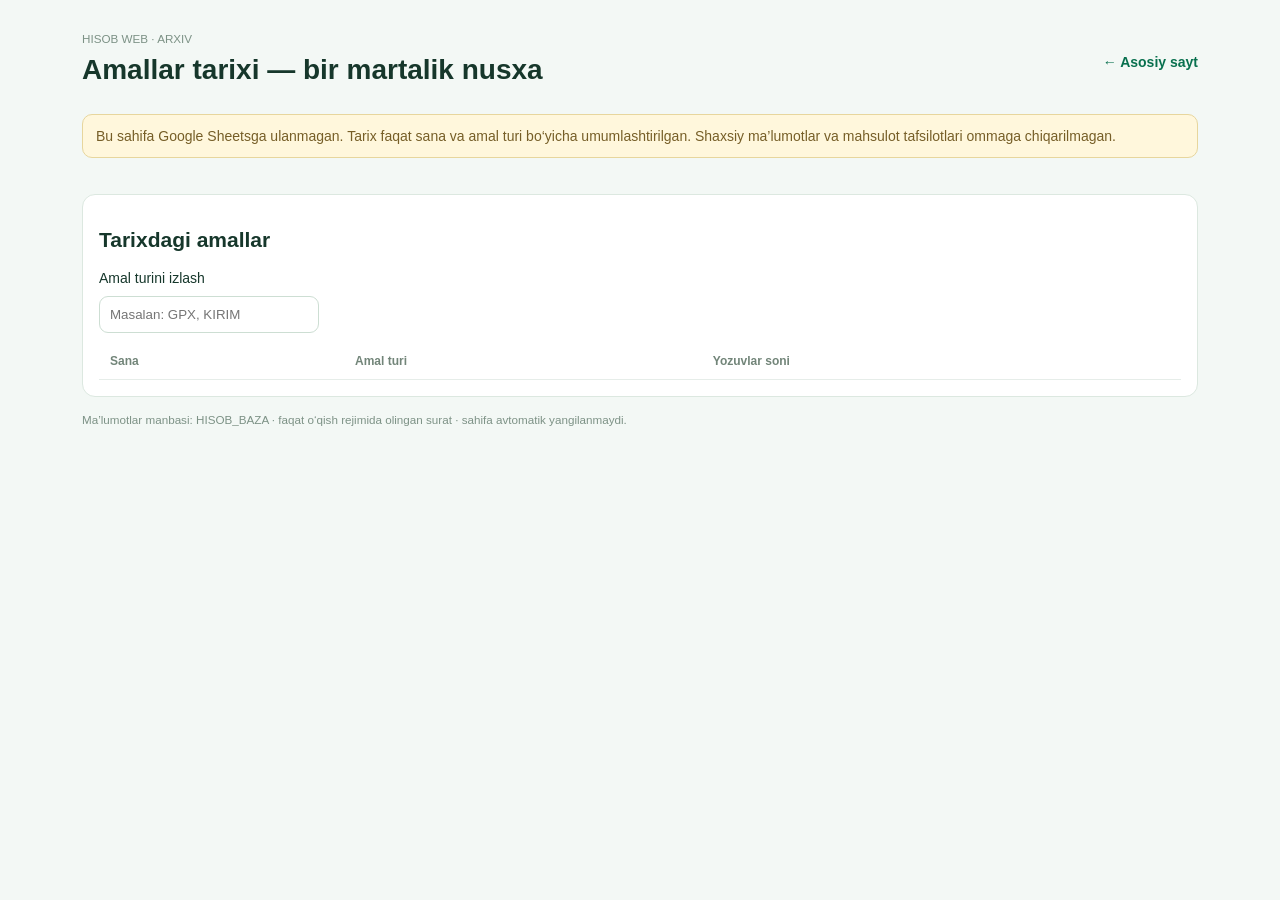
<file: history.html>
<!doctype html><html lang="uz"><head><meta charset="utf-8"><meta name="viewport" content="width=device-width,initial-scale=1"><title>HISOB — Tarix nusxasi</title><style>*{box-sizing:border-box}body{margin:0;background:#f3f8f5;color:#16372b;font:14px Segoe UI,Arial,sans-serif}main{max-width:1150px;margin:auto;padding:30px 17px}header{display:flex;flex-wrap:wrap;justify-content:space-between;align-items:center;gap:12px}h1{margin:8px 0}a{color:#08704e;text-decoration:none;font-weight:700}.notice{background:#fff7dc;color:#765e27;border:1px solid #e7d69d;padding:13px;border-radius:10px;margin:20px 0}.cards{display:grid;grid-template-columns:repeat(auto-fit,minmax(145px,1fr));gap:10px}.card,.panel{background:white;border:1px solid #dce8e0;border-radius:13px;padding:16px}.card strong{display:block;font-size:26px;color:#0c765b;margin:7px 0}.card span{font-size:12px;color:#6f827a}.panel{margin-top:16px}.bar{height:6px;background:#e5f3eb;border-radius:9px;overflow:hidden;margin-top:8px}.bar i{display:block;background:#10a579;height:100%}table{width:100%;border-collapse:collapse}th,td{padding:11px;border-bottom:1px solid #e6ede9;text-align:left}th{font-size:12px;color:#728579}.filter{padding:10px;border:1px solid #cdded3;border-radius:9px;min-width:220px;max-width:100%;margin:10px 0}.scroll{overflow:auto}small{color:#7d9286}.tag{display:inline-block;border-radius:8px;padding:5px 8px;background:#e9f6ef;color:#0b7353;font-weight:700;font-size:11px}@media(max-width:600px){main{padding:15px 10px}h1{font-size:23px}}</style></head><body><main><header><div><small>HISOB WEB · ARXIV</small><h1>Amallar tarixi — bir martalik nusxa</h1></div><a href="./">← Asosiy sayt</a></header><div class="notice">Bu sahifa Google Sheetsga ulanmagan. Tarix faqat sana va amal turi bo‘yicha umumlashtirilgan. Shaxsiy ma’lumotlar va mahsulot tafsilotlari ommaga chiqarilmagan.</div><div class="cards" id="cards"></div><section class="panel"><h2>Tarixdagi amallar</h2><label for="filter">Amal turini izlash</label><div><input id="filter" class="filter" placeholder="Masalan: GPX, KIRIM"></div><div class="scroll"><table><thead><tr><th>Sana</th><th>Amal turi</th><th>Yozuvlar soni</th></tr></thead><tbody id="rows"></tbody></table></div></section><p><small>Ma’lumotlar manbasi: HISOB_BAZA · faqat o‘qish rejimida olingan surat · sahifa avtomatik yangilanmaydi.</small></p></main><script>(async()=>{const safe=s=>String(s).replace(/[&<>"]/g,c=>({'&':'&amp;','<':'&lt;','>':'&gt;','"':'&quot;':'&quot;'}[c]));try{const res=await fetch('./history-data.json',{cache:'no-store'});if(!res.ok)throw Error('HTTP '+res.status);const db=await res.json();document.querySelector('#cards').innerHTML=db.tabs.map(t=>'<div class="card"><span>'+safe(t.source)+'</span><strong>'+Number(t.records).toLocaleString('ru-RU')+'</strong><span>tarix yozuvi</span></div>').join('');function draw(){const q=document.querySelector('#filter').value.toLowerCase();const found=db.events.filter(r=>r.category.toLowerCase().includes(q)||r.date.includes(q));document.querySelector('#rows').innerHTML=found.map(r=>'<tr><td>'+safe(r.date)+'</td><td><span class="tag">'+safe(r.category)+'</span></td><td>'+Number(r.count)+'</td></tr>').join('')||'<tr><td colspan="3">Yozuv topilmadi</td></tr>'}document.querySelector('#filter').addEventListener('input',draw);draw()}catch(err){document.querySelector('#rows').innerHTML='<tr><td colspan="3">Tarixni yuklashda xatolik: '+safe(err.message)+'</td></tr>'}})();</script></body></html>
</file>
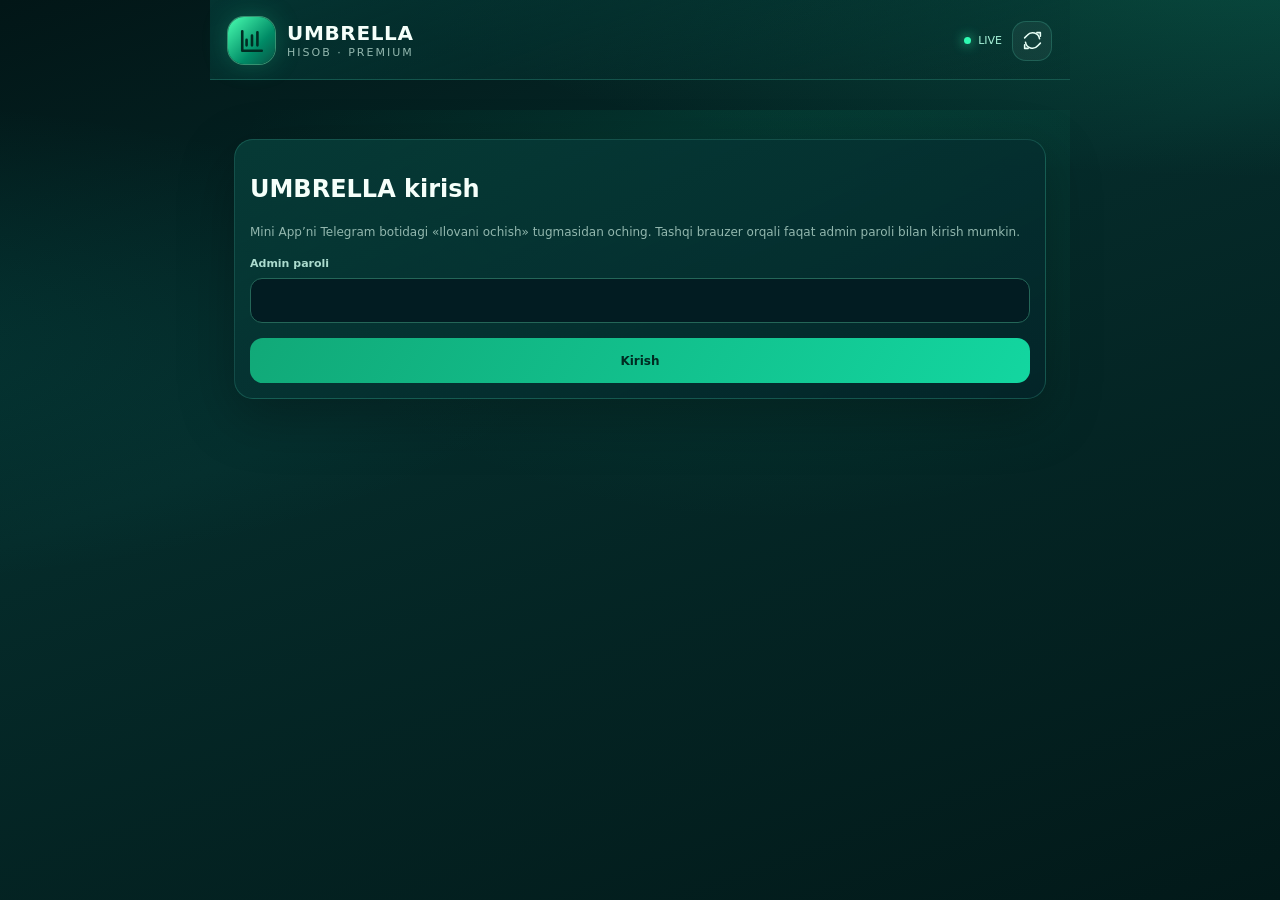
<file: source/MiniApp.html>
<!DOCTYPE html>
<html lang="uz">
<head>
<meta charset="UTF-8">
<meta name="viewport" content="width=device-width,initial-scale=1,viewport-fit=cover">
<meta name="color-scheme" content="dark">
<meta name="referrer" content="no-referrer">
<title>UMBRELLA — HISOB Premium</title>
<script src="https://telegram.org/js/telegram-web-app.js"></script>
<style>
:root{color-scheme:dark;--bg:#021b1c;--ink:#f5fffa;--muted:#92b7ae;--glow:#2ffbb2;--green:#06d994;--line:rgba(91,239,199,.19);--surface:rgba(8,56,55,.78);--deep:#032626;--danger:#ff6878;--gold:#ffcd71;--blue:#71d7ff;--violet:#b5a2ff;--radius:22px;--shadow:0 18px 55px rgba(0,0,0,.26)}
*{box-sizing:border-box}html{background:#021a1b}html,body{overflow-x:hidden}body{margin:0;min-height:100vh;font-family:Inter,system-ui,-apple-system,'Segoe UI',Arial,sans-serif;background:radial-gradient(ellipse 110% 38% at 100% -5%,rgba(21,204,151,.22),transparent 65%),radial-gradient(ellipse 68% 28% at -24% 38%,rgba(0,189,174,.13),transparent),linear-gradient(160deg,#021617,#052b2a 40%,#021919);color:var(--ink);-webkit-font-smoothing:antialiased}button,input,select,textarea{font:inherit}button{cursor:pointer}button:disabled{opacity:.54;cursor:not-allowed}button:focus-visible,input:focus-visible,textarea:focus-visible,select:focus-visible{outline:2px solid #46edc2;outline-offset:2px}b,strong{font-weight:800}.app-shell{max-width:860px;margin:auto;min-height:100vh;position:relative;isolation:isolate}.app-shell:before{content:'';position:absolute;left:0;right:0;top:110px;height:430px;background:radial-gradient(ellipse at 65% 15%,rgba(3,166,118,.15),transparent 67%);z-index:-1;pointer-events:none}.topbar{padding:calc(17px + env(safe-area-inset-top)) 18px 15px;display:flex;justify-content:space-between;align-items:center;gap:12px;border-bottom:1px solid var(--line);background:linear-gradient(160deg,rgba(4,58,55,.8),rgba(2,26,29,.1))}.brand{display:flex;align-items:center;gap:12px}.brandmark{width:47px;height:47px;border-radius:16px;background:linear-gradient(135deg,#49ffb1,#008b66 63%,#095345);display:grid;place-items:center;color:#002d23;box-shadow:0 0 0 1px #7bffbd6b,0 0 26px #21d69b45}.brandmark svg{width:26px;height:26px;stroke-width:2.4}.brandname{font-size:20px;letter-spacing:.65px;font-weight:850;line-height:1.18}.micro{color:var(--muted);font-size:11px;letter-spacing:2px;text-transform:uppercase}.iconbutton{height:40px;width:40px;border:1px solid var(--line);border-radius:14px;background:#ffffff0d;color:#e7fff6;display:grid;place-items:center}.iconbutton svg,.ic{width:21px;height:21px;stroke-width:1.8}.badge-online{display:flex;gap:7px;align-items:center;font-size:11px;color:#a8f3d9}.dot{width:7px;height:7px;border-radius:100%;background:var(--glow);box-shadow:0 0 12px var(--glow)}main{padding:14px 16px calc(108px + env(safe-area-inset-bottom));min-height:60vh}.hero{border:1px solid rgba(63,239,178,.39);border-radius:28px;overflow:hidden;position:relative;padding:27px 23px 26px;background:linear-gradient(120deg,#034d43 0%,#032b2c 58%,#073b34 100%);box-shadow:0 11px 40px #0005, inset 0 0 50px rgba(21,248,168,.06)}.hero::after{content:'';position:absolute;pointer-events:none;width:240px;height:220px;right:-90px;top:-78px;border-radius:50%;background:radial-gradient(circle,#23ffd255,transparent 68%)}.hero-graph{position:absolute;right:-6px;bottom:14px;display:flex;align-items:flex-end;gap:9px;height:150px;width:38%;opacity:.72;transform:skewY(-12deg);filter:drop-shadow(0 0 14px #0aff9688)}.hero-graph span{width:20%;height:var(--h);border-radius:9px 9px 0 0;background:linear-gradient(0deg,#02be8a,rgba(76,255,183,.36));border:1px solid #96ffe271}.hero>.kicker{position:relative;z-index:1;font-size:10px;letter-spacing:3.4px;font-weight:800;color:#b8fce4}.hero h1{position:relative;z-index:1;font-size:clamp(28px,6vw,38px);line-height:1.15;letter-spacing:-1.2px;margin:13px 0 11px;max-width:78%;font-weight:850}.hero p{position:relative;z-index:1;font-size:13px;color:#c7f1e8;line-height:1.65;max-width:71%;margin:0}.hero .usergreet{position:relative;z-index:1;margin-top:16px;display:flex;align-items:center;gap:8px;font-weight:700;font-size:12px;color:#f7fff8}.section{margin-top:24px}.section-title{display:flex;align-items:center;justify-content:space-between;margin:0 2px 12px;gap:10px}.section-title h2{font-size:15px;letter-spacing:.1px;margin:0;font-weight:800}.section-title .eyebrow{font-size:10px;letter-spacing:2.8px;color:#93e1c5}.subtle{color:var(--muted);font-size:12px}.kpi-grid{display:grid;grid-template-columns:repeat(2,minmax(0,1fr));gap:10px;margin-top:12px}.kpi{min-width:0;border:1px solid var(--line);background:linear-gradient(140deg,rgba(5,76,71,.9),rgba(3,35,41,.92));border-radius:18px;padding:14px 13px 13px;text-align:left;color:var(--ink);position:relative;overflow:hidden;min-height:122px}.kpi[data-tone="blue"]{border-color:#3eb8ff69;background:linear-gradient(135deg,#073b57,#03262e)}.kpi[data-tone="gold"]{border-color:#eab75672;background:linear-gradient(135deg,#393016,#1f2928)}.kpi[data-tone="violet"]{border-color:#a599ff88;background:linear-gradient(130deg,#222647,#092c39)}.kpi-top{display:flex;align-items:center;gap:9px;color:#c3ebe0;font-size:11px;min-height:31px}.kpi-icon{height:33px;width:33px;border-radius:10px;background:#2cfabb21;display:grid;place-items:center;color:#5df8c2}.kpi[data-tone="blue"] .kpi-icon{color:var(--blue);background:#2baaff26}.kpi[data-tone="gold"] .kpi-icon{color:var(--gold);background:#efaf4d2a}.kpi[data-tone="violet"] .kpi-icon{color:#cfbdff;background:#c29aff26}.kpi strong{display:block;line-height:1.2;font-size:27px;letter-spacing:-.7px;margin:8px 0 4px}.kpi small{font-size:11px;color:var(--muted)}.kpi-caret{position:absolute;right:15px;top:18px;opacity:.55}.operator{display:flex;align-items:center;gap:12px;border:1px solid #36e9a94c;background:linear-gradient(110deg,#0758488c,#063d39aa);border-radius:17px;padding:13px 14px;margin-top:12px}.avatar{width:40px;height:40px;border-radius:12px;display:grid;place-items:center;flex-shrink:0;color:#0f3b31;background:linear-gradient(135deg,#4cffb9,#9affce)}.operator-body{flex:1;min-width:0}.operator-body b{display:block;font-size:12px;overflow:hidden;text-overflow:ellipsis;white-space:nowrap}.operator-body small{display:block;color:var(--muted);font-size:10px;margin-top:4px;line-height:1.5}.chip{padding:7px 10px;border-radius:999px;background:#15c9941b;color:#83f8cd;font-size:10px;border:1px solid #2cf7b356;white-space:nowrap}.chip.danger{color:#ffacb5;border-color:#ff90977a;background:#ff789018}.quick-grid{display:grid;grid-template-columns:repeat(4,minmax(0,1fr));gap:8px}.quick{border:1px solid var(--line);border-radius:17px;background:linear-gradient(150deg,#0c4b45,#042629);color:#eafff5;min-height:95px;padding:11px 3px;display:flex;flex-direction:column;align-items:center;justify-content:center;gap:9px;text-align:center}.quick svg{width:25px;height:25px;stroke:#4ef7b6}.quick:nth-child(2) svg{stroke:#ffcb78}.quick:nth-child(3) svg{stroke:#9d8cff}.quick:nth-child(4) svg{stroke:#54d2ff}.quick span{font-size:11px;font-weight:750}.action-list{display:grid;grid-template-columns:1fr 1fr;gap:9px}.action-tile{border:1px solid #2de0b546;border-radius:17px;background:linear-gradient(125deg,#06463e,#043132 70%);color:var(--ink);padding:15px 11px;display:flex;align-items:center;gap:11px;min-height:72px;text-align:left}.action-tile svg{width:23px;height:23px;flex-shrink:0;color:#6cfbd0}.action-tile b{display:block;font-size:12px}.action-tile small{display:block;color:var(--muted);font-size:10px;line-height:1.4;margin-top:4px}.action-tile .chevron{margin-left:auto;opacity:.65;width:15px;height:15px}.panel{border:1px solid var(--line);border-radius:19px;background:linear-gradient(155deg,rgba(7,63,58,.83),rgba(3,37,41,.96));padding:15px;box-shadow:var(--shadow)}.panel+.panel{margin-top:11px}.panel-title{margin:0 0 12px;font-size:15px}.project-row{border:1px solid rgba(81,221,193,.22);border-radius:15px;background:#02302fbd;margin-bottom:9px;overflow:hidden}.project-click{display:flex;justify-content:space-between;align-items:center;gap:12px;width:100%;border:0;background:transparent;color:var(--ink);text-align:left;padding:15px}.project-click .proj-name{font-weight:850;font-size:14px}.project-click .proj-sub{font-size:10px;color:var(--muted);margin-top:4px}.project-click .right{text-align:right}.project-click .right b{font-size:14px;color:#5deac0}.progress{height:5px;background:#fff2;border-radius:50px;overflow:hidden}.progress span{display:block;height:100%;background:linear-gradient(90deg,#08ce90,#5afdd1);border-radius:50px}.project-row .progress{margin:0 15px 13px}.project-row.paused{border-color:#ff667c77;background:linear-gradient(140deg,#3a232e,#082729)}.project-row.paused .proj-name{color:#ffa2a7}.project-row.paused .progress span{background:linear-gradient(90deg,#ff7a83,#f7405e)}.chev{width:18px;height:18px;transition:transform .16s}.expanded>.project-click .chev{transform:rotate(90deg)}.product-list{border-top:1px solid var(--line);padding:7px 12px 12px;background:#001f25a9}.prod-head,.prod-row{display:grid;grid-template-columns:1fr 50px 50px 48px;gap:5px;align-items:center}.prod-head{font-size:9px;text-transform:uppercase;letter-spacing:.7px;color:#8cb7af;padding:8px 1px}.prod-row{border-top:1px solid #ffffff10;padding:10px 1px;font-size:11px}.prod-row b{font-size:11px}.prod-row small{display:block;color:var(--muted);font-size:10px;margin-top:3px}.prod-row>span:not(:first-child){text-align:right}.product-list-footer{margin-top:11px;display:flex;gap:8px}.btn,.minibtn{border:none;display:inline-flex;justify-content:center;align-items:center;gap:8px;background:linear-gradient(120deg,#11a978,#13d6a0);color:#002b22;font-weight:850;border-radius:13px;min-height:45px;padding:10px 15px;font-size:12px;text-align:center}.btn svg,.minibtn svg{width:16px;height:16px}.btn.secondary,.minibtn.secondary{background:rgba(30,177,147,.12);border:1px solid var(--line);color:#bcffe8}.btn.warning{background:#ad3447;color:#fff}.btn.full{width:100%}.btn:disabled{filter:grayscale(.5)}.stack{display:flex;flex-direction:column;gap:10px}.row{display:flex;align-items:center;gap:10px}.row.between{justify-content:space-between}.field{display:block;margin:15px 0}.field label{display:block;font-size:11px;font-weight:700;color:#abdbce;margin-bottom:8px}.input{display:block;width:100%;background:#021c22;border:1px solid #246658;border-radius:12px;color:var(--ink);padding:14px 13px;font-size:13px;outline:none}.input:focus{border-color:var(--glow);box-shadow:0 0 0 3px #31ebb01e}.input::placeholder{color:#79a59b}textarea.input{min-height:146px;resize:vertical;font-family:ui-monospace,monospace;line-height:1.55}.selector{display:flex;flex-wrap:wrap;gap:7px}.selector button{padding:11px 14px;font-size:12px;font-weight:750;color:#a2cbbf;background:#082f31;border:1px solid #25554e;border-radius:12px}.selector button.active{color:#003e2c;background:#43f1bd;border-color:#51f7c2}.notice{margin:12px 0;padding:12px;border:1px solid #4af8b864;border-radius:12px;color:#c4f9e6;background:#1ac48e16;font-size:12px;line-height:1.5;white-space:pre-line}.notice.error{border-color:#ff758477;background:#ff536022;color:#ffc8cd}.listrow{display:flex;gap:10px;justify-content:space-between;border-bottom:1px solid #fff1;padding:11px 0;font-size:12px}.listrow:last-child{border:0}.listrow b{display:block}.listrow small{display:block;color:var(--muted);margin-top:4px}.badge{border-radius:12px;border:1px solid #25e8ac5c;padding:6px 9px;font-size:10px;color:#6bfac8;background:#0adc941b;font-weight:750}.badge.warn{border-color:#ef9b5377;color:#ffcd91;background:#bd8c2930}.badge.stop{border-color:#ff677576;color:#ffa3ae;background:#ff71802a}.statsline{display:flex;gap:8px;justify-content:space-between;font-size:11px;color:#bcece0;margin:10px 1px}.statsline strong{font-size:12px}.empty{font-size:12px;color:#a6c3b9;text-align:center;padding:24px 10px}.loading{display:flex;flex-direction:column;gap:17px;justify-content:center;align-items:center;padding:85px 0;color:#c3f7e6;font-size:13px}.spinner{width:30px;height:30px;border:3px solid #33d9af4c;border-top-color:#4effc5;border-radius:50%;animation:spin .8s linear infinite}@keyframes spin{to{transform:rotate(360deg)}}.footer-nav{position:fixed;z-index:10;bottom:0;left:0;right:0;max-width:860px;margin:0 auto;display:flex;justify-content:space-around;align-items:stretch;background:#031d22ec;border-top:1px solid #2ce6ac38;backdrop-filter:blur(20px);padding:9px 8px calc(10px + env(safe-area-inset-bottom));box-shadow:0 -12px 26px #0005}.footer-nav button{border:0;background:transparent;color:#8daea6;min-width:58px;max-width:110px;flex:1;padding:8px 4px;border-radius:14px;font-size:10px;font-weight:750;display:flex;align-items:center;justify-content:center;gap:5px;flex-direction:column}.footer-nav button svg{width:21px;height:21px}.footer-nav button.active{color:#69ffd0;background:#15da9e18}.footer-nav button.active svg{stroke:#69ffd0}.chart{height:127px;display:flex;align-items:flex-end;gap:3px;padding:6px 0 16px;border-bottom:1px solid var(--line)}.chart-col{flex:1;min-width:0;height:100%;display:flex;flex-direction:column;align-items:center;justify-content:flex-end}.chart-bars{width:100%;height:100%;display:flex;align-items:flex-end;gap:1px;justify-content:center}.chart-bars span{width:38%;display:block;min-height:2px;background:#13dba4;border-radius:2px 2px 0 0}.chart-bars span.back{background:var(--danger)}.chart-date{font-size:8px;color:var(--muted);height:15px}.legend{display:flex;gap:13px;font-size:10px;color:var(--muted)}.legend i{display:inline-block;width:9px;height:9px;background:#12dca1;margin-right:4px;border-radius:3px}.legend i.back{background:var(--danger)}.floating-top{margin-bottom:16px}.page-back{background:none;border:none;color:#6cfbd2;display:flex;align-items:center;gap:7px;font-size:12px;padding:6px 0}.path{font-size:11px;color:#8dc2b3;letter-spacing:1px;text-transform:uppercase}.page-h{font-size:27px;margin:8px 0 5px;font-weight:850;letter-spacing:-.65px}.mini-tabs{display:flex;gap:5px;padding:5px;border:1px solid var(--line);background:#042627;border-radius:14px;overflow-x:auto}.mini-tabs button{border:0;border-radius:10px;background:transparent;color:#96bab1;white-space:nowrap;flex:1;padding:10px 9px;font-size:11px;font-weight:700}.mini-tabs button.active{background:linear-gradient(135deg,#0c956f,#16b887);color:white}.hint{font-size:12px;color:var(--muted);line-height:1.6}.hint kbd{color:#fff}.searchbar{display:flex;gap:10px}.searchbar input{flex:1;min-width:0}.searchbar .btn{padding:10px 13px}.error-note{color:#ff9ea9;font-size:11px}.flag{margin-left:auto;display:flex;align-items:center;gap:7px;border-radius:25px;background:#24f6b519;border:1px solid #41ffbb57;color:#adffe1;font-size:11px;padding:8px 10px}.linkrow{width:100%;border:1px solid var(--line);border-radius:14px;background:#063331;padding:12px 14px;display:flex;justify-content:space-between;gap:8px;align-items:center;color:var(--ink);margin-bottom:8px;text-align:left}.linkrow b{font-size:12px}.linkrow small{font-size:10px;color:var(--muted)}.text-strong{font-weight:850;color:#60f8c6}.qa-pill{display:inline-flex;padding:4px 9px;border:1px solid #31e8ac53;color:#65ffd1;background:#19ce9420;border-radius:100px;font-size:10px}.testmark{position:fixed;top:2px;left:50%;transform:translateX(-50%);background:#ffbe6b;color:#241f00;padding:3px 9px;font-size:11px;font-weight:800;z-index:50;border-radius:0 0 8px 8px}@media(min-width:680px){main{padding-left:24px;padding-right:24px}.hero{padding:32px}.kpi-grid{grid-template-columns:repeat(4,1fr)}.quick-grid{grid-template-columns:repeat(4,1fr)}.columns-2{display:grid;grid-template-columns:1fr 1fr;gap:14px}.columns-2>.section{margin-top:24px}}@media(max-width:354px){.hero h1{font-size:26px}.brandname{font-size:17px}.quick{min-height:85px}.kpi strong{font-size:24px}.action-tile{padding:12px 9px}}
</style>
</head>
<body>
<div class="app-shell">
<header class="topbar"><div class="brand"><div class="brandmark" id="brandicon"></div><div><div class="brandname">UMBRELLA</div><div class="micro">HISOB · PREMIUM</div></div></div><div class="row"><span class="badge-online"><i class="dot"></i>LIVE</span><button class="iconbutton" id="refresh" aria-label="Ma’lumotlarni yangilash" title="Yangilash"></button></div></header>
<main id="main"><div class="loading"><div class="spinner"></div>Telegram orqali kirish tekshirilmoqda…</div></main>
<nav class="footer-nav" id="nav" aria-label="Asosiy navigatsiya"></nav>
</div>

<script>
(function(){
'use strict';
const tg=window.Telegram&&window.Telegram.WebApp;
try{if(tg){tg.ready();tg.expand(); if(tg.setHeaderColor)tg.setHeaderColor('#042a29'); if(tg.setBackgroundColor)tg.setBackgroundColor('#021b1c');}}catch(_e){}
const initData=tg&&tg.initData||'';
const launchTicket='';
let miniSession='',adminSession='';
const state={page:'home',loading:true,db:null,filter:'ALL',reportKind:'total',reportProject:'ALL',notice:'',noticeType:'',openProjects:new Set(),detailProject:'',detailTab:'plan',dailyOpen:new Set(),showCount:50,query:''};
const $=s=>document.querySelector(s);
const esc=s=>String(s==null?'':s).replace(/[&<>"']/g,c=>({'&':'&amp;','<':'&lt;','>':'&gt;','"':'&quot;',"'":'&#39;'}[c]));
const nf=(v,d=0)=>Number(v||0).toLocaleString('ru-RU',{maximumFractionDigits:d});
const pct=v=>Math.max(0,Math.min(100,Number(v)||0));
const icons={chart:'<path d="M3 3v18h18"/><path d="M7 16v-5m5 5V7m5 9V4"/>',plan:'<path d="M8 3h8l2 3v15H6V6l2-3Z"/><path d="M9 11h6m-6 4h6"/>',package:'<path d="m3 7 9-4 9 4v10l-9 4-9-4Z"/><path d="m3 7 9 4 9-4M12 11v10"/>',truck:'<path d="M2 6h11v11H2zM13 10h4l4 4v3h-8z"/><circle cx="6" cy="18" r="2"/><circle cx="17" cy="18" r="2"/>',layers:'<path d="m12 3 9 5-9 5-9-5 9-5ZM3 12l9 5 9-5M3 16l9 5 9-5"/>',user:'<circle cx="12" cy="8" r="4"/><path d="M4 21c0-8 16-8 16 0"/>',shield:'<path d="m12 2 9 4v5c0 5-3.4 8.7-9 11-5.6-2.3-9-6-9-11V6l9-4Z"/><path d="m8 12 3 3 5-6"/>',check:'<path d="m4 12 5 5L20 6"/>',chevron:'<path d="m9 18 6-6-6-6"/>',refresh:'<path d="M21 7V3h-4M3 17v4h4"/><path d="M20 10a8 8 0 0 0-14-4L3 9m18 6-3 3A8 8 0 0 1 4 14"/>',arrow:'<path d="M12 19V5m-6 6 6-6 6 6"/>',download:'<path d="M12 3v12m-5-5 5 5 5-5M4 17v4h16v-4"/>',calendar:'<rect x="3" y="5" width="18" height="16" rx="2"/><path d="M7 2v6M17 2v6M3 10h18"/>',exit:'<path d="M10 17l5-5-5-5m5 5H3m9-9h7a2 2 0 0 1 2 2v14a2 2 0 0 1-2 2h-7"/>',back:'<path d="m15 18-6-6 6-6"/>',clock:'<circle cx="12" cy="12" r="9"/><path d="M12 7v5l4 2"/>',search:'<circle cx="10" cy="10" r="7"/><path d="m15 15 6 6"/>',undo:'<path d="M9 14 4 9l5-5M4 9h11a6 6 0 0 1 0 12h-2"/>',menu:'<path d="M4 6h16M4 12h16M4 18h16"/>',file:'<path d="M7 3h7l5 5v13H5V3h2ZM14 3v5h5M8 13h8m-8 4h8"/>',lock:'<rect x="5" y="10" width="14" height="11" rx="2"/><path d="M8 10V7a4 4 0 0 1 8 0v3"/>',alert:'<circle cx="12" cy="12" r="9"/><path d="M12 7v6m0 4h.01"/>'};
function ic(k){return `<svg class="ic" xmlns="http://www.w3.org/2000/svg" width="24" height="24" viewBox="0 0 24 24" fill="none" stroke="currentColor" stroke-linecap="round" stroke-linejoin="round">${icons[k]||icons.layers}</svg>`}
$('#brandicon').innerHTML=ic('chart');$('#refresh').innerHTML=ic('refresh');
function api(name,...args){return new Promise((resolve,reject)=>{
  if(!(window.google&&google.script&&google.script.run))return reject(new Error('Google Apps Script bilan aloqa topilmadi.'));
  const fallback={miniLoadV10:'miniAdminLoadV10',miniReceiptV10:'miniAdminReceiptV10',miniReportV10:'miniAdminReportV10',miniPlanPromptV10:'miniAdminPlanPromptV10'};
  const fn=(initData||miniSession)?name:fallback[name];if(!fn)return reject(new Error('API funksiyasi topilmadi.'));
  let done=false;const timer=setTimeout(()=>{if(!done){done=true;reject(Error('Server 75 soniyada javob bermadi. Qayta urining.'))}},75000);
  const ok=v=>{if(!done){done=true;clearTimeout(timer);resolve(v)}};
  const bad=e=>{if(!done){done=true;clearTimeout(timer);reject(Error(e&&e.message||String(e)))}};
  try{google.script.run.withSuccessHandler(ok).withFailureHandler(bad)[fn](initData||miniSession||adminSession,...args)}catch(e){bad(e)}
});}
const isOp=()=>!!(state.db&&state.db.user&&state.db.user.canWrite);
const person=()=>state.db?.user?.name||state.db?.user?.firstName||'Foydalanuvchi';
const title=s=>`<div class="floating-top"><div class="path">UMBRELLA / HISOB</div><h1 class="page-h">${s}</h1></div>`;
function statCards(){const t=state.db.totals;const ks=[['plan','Umumiy reja',t.plan,nf(t.planKg,1)+' kg','plan',''],['truck','Jami kirim',t.got,nf(t.gotKg,1)+' kg','receipt','blue'],['package','Qoldiq',t.remaining,nf(t.remainingKg,1)+' kg','remain','gold'],['chart','Bajarilish',nf(t.percent,1)+'%',state.db.projects.length+' ta loyiha','total','violet']];return `<div class="kpi-grid">${ks.map(([icon,n,v,sub,kind,tone])=>`<button class="kpi" data-action="to-report" data-kind="${kind}" data-tone="${tone}"><div class="kpi-top"><span class="kpi-icon">${ic(icon)}</span><span>${n}</span></div><strong>${typeof v==='number'?nf(v):v}</strong><small>${esc(sub)}</small><span class="kpi-caret">${ic('chevron')}</span></button>`).join('')}</div>`;}
function getProject(name){return state.db.projects.find(p=>p.project===name)}
function projProduct(name){return state.db.products.filter(p=>p.project===name)}
function productTable(name){const a=projProduct(name);return `<div class="product-list"><div class="prod-head"><span>Mahsulot</span><span>Reja</span><span>Kirim</span><span>Qoldiq</span></div>${a.map(p=>`<div class="prod-row"><span><b>${esc(p.code)}</b><small>${esc(p.profile)}</small></span><span>${nf(p.plan)}</span><span class="text-strong">${nf(p.received)}</span><span>${nf(p.remaining)}</span></div>`).join('')||'<div class="empty">Mahsulot topilmadi</div>'}<div class="product-list-footer"><button class="minibtn secondary" data-action="open-detail" data-project="${esc(name)}">${ic('layers')} Batafsil ko‘rish ${ic('chevron')}</button></div></div>`}
function projectRows(limit){const a=limit?state.db.projects.slice(0,limit):state.db.projects;return a.map(p=>{const open=state.openProjects.has(p.project),v=p.plan?100*p.received/p.plan:0;return `<div class="project-row ${open?'expanded':''}"><button class="project-click" data-action="expand" data-project="${esc(p.project)}" aria-expanded="${open}"><div><div class="proj-name">${esc(p.project)}</div><div class="proj-sub">${nf(p.positions)} ta pozitsiya · ${nf(p.planKg,1)} kg reja</div></div><div class="right"><b>${nf(v,1)}%</b><div class="subtle" style="font-size:10px">${nf(p.received)} / ${nf(p.plan)} dona</div></div>${ic('chevron').replace('class="ic"','class="ic chev"')}</button><div class="progress"><span style="width:${pct(v)}%"></span></div>${open?productTable(p.project):''}</div>`}).join('')||'<div class="empty">Loyihalar mavjud emas</div>'}
function menuTiles(){const w=isOp();const data=[['plan','Plan','Reja va loyihalar','plan'],['receipt','Prixod','Kirim hisobotlari','reports'],['remain','Qoldiq','Qolgan mahsulotlar','reports'],['total','Jami','Umumiy hisobot','reports']];return `<div class="quick-grid">${data.map(([k,n,sub,page])=>`<button class="quick" data-action="quick" data-kind="${k}" data-page-next="${page}">${ic(k==='receipt'?'package':k==='remain'?'layers':k==='total'?'chart':'plan')}<span>${n}</span></button>`).join('')}</div><div class="section"><div class="section-title"><h2>ASOSIY AMALLAR</h2></div><div class="action-list"><button class="action-tile" data-page="reports">${ic('chart')}<span><b>Hisobotlar</b><small>Excel va ma’lumotlar</small></span>${ic('chevron')}</button><button class="action-tile" data-page="projects">${ic('layers')}<span><b>Loyihalar</b><small>Reja va kirimlar</small></span>${ic('chevron')}</button><button class="action-tile" data-page="profile">${ic('user')}<span><b>Profil</b><small>Shaxsiy ruxsatlar</small></span>${ic('chevron')}</button><button class="action-tile" data-page="daily">${ic('clock')}<span><b>Kunlik kirim</b><small>Oxirgi 30 kun</small></span>${ic('chevron')}</button>${w?`<button class="action-tile" data-page="add">${ic('truck')}<span><b>Prixod kiritish</b><small>Mahsulot qabul qilish</small></span>${ic('chevron')}</button><button class="action-tile" data-page="undo">${ic('undo')}<span><b>Qaytarish</b><small>Prixodni qaytarish</small></span>${ic('chevron')}</button>`:''}</div></div>`}
function operatorCard(){if(!(initData||miniSession)||!state.db)return '';
const u=state.db.user;
if(isOp())return `<div class="operator"><div class="avatar">${ic('shield')}</div><div class="operator-body"><b>Operator: ${esc(person())}</b><small>Amallar ismingiz va Telegram ID bilan qayd etiladi.</small></div><button class="chip" data-action="operator-logout">Chiqish</button></div>`;
if(u.role!=='operator')return `<div class="operator"><div class="avatar">${ic('lock')}</div><div class="operator-body"><b>Hisobot ko‘ruvchi</b><small>Prixod uchun administrator operator ruxsati berishi kerak.</small></div></div>`;
return `<div class="panel" style="margin-top:13px"><div class="row"><span class="avatar">${ic('lock')}</span><div><b>Operator kirishi</b><div class="hint">${u.needsPassword?'Birinchi marta shaxsiy parol o‘rnating':'Shaxsiy parol bilan kirib, Prixod huquqini faollashtiring'}</div></div></div><div class="field"><label>${u.needsPassword?'Yangi operator paroli':'Operator paroli'}</label><input id="operatorPasswordV11" class="input" type="password" minlength="12" autocomplete="${u.needsPassword?'new-password':'current-password'}" placeholder="Kamida 12 belgi"/></div><button class="btn full" data-action="operator-auth">${ic('lock')} ${u.needsPassword?'Parolni o‘rnatish':'Operator sifatida kirish'}</button></div>`;
}
function hero(variant='home'){const isHome=variant==='home';return `<section class="hero"><div class="hero-graph" aria-hidden="true"><span style="--h:30%"></span><span style="--h:54%"></span><span style="--h:72%"></span><span style="--h:97%"></span></div><div class="kicker">${isHome?'H I S O B · B O S H Q A R U V':'H I S O B O T · M A R K A Z I'}</div><h1>${isHome?'Xush kelibsiz!':'To‘liq hisobotlar'}</h1><p>${isHome?'Reja, kirim va qoldiq — barcha ma’lumotlar bir joyda.':'Loyihalarni ko‘ring, mahsulotlarni oching va Excel hisobotni botga yuboring.'}</p>${isHome?`<div class="usergreet">${ic('user')} Salom, ${esc(person())}</div>`:''}</section>`}
function home(){return hero()+statCards()+operatorCard()+`<section class="section"><div class="section-title"><h2>TEZKOR BO‘LIMLAR</h2><span class="eyebrow">LIVE DATA</span></div>${menuTiles()}</section><section class="section"><div class="section-title"><h2>Loyihalar</h2><button class="minibtn secondary" data-page="projects">Barchasi ${ic('chevron')}</button></div>${projectRows(4)}</section>`+recent();}
function recent(){const arr=(state.db.recent||[]).slice(0,6);return `<section class="section"><div class="section-title"><h2>Oxirgi kirimlar</h2></div><div class="panel">${arr.length?arr.map(x=>`<div class="listrow"><div><b>${esc(x.project)} · ${esc(x.code)}</b><small>${esc(x.date)} · ${nf(Math.abs(x.kg),1)} kg</small></div><b style="color:${x.qty>=0?'#66eec1':'#ff9baa'}">${x.qty>0?'+':''}${nf(x.qty)} dona</b></div>`).join(''):'<div class="empty">Oxirgi kirimlar mavjud emas</div>'}</div></section>`}
function projects(){return title('Loyihalar')+`<div class="panel"><div class="row between"><b>${state.db.projects.length} ta loyiha</b><span class="qa-pill">Google Sheets · jonli</span></div><p class="hint">Loyiha ustiga bosing — mahsulotlar ro‘yxati ochiladi.</p></div><section class="section">${projectRows()}</section>`}
function detail(){const p=getProject(state.detailProject);if(!p)return projects();const keys=['plan','receipt','remain'];const n={plan:'Reja',receipt:'Prixod',remain:'Qoldiq'};return `<button class="page-back" data-page="projects">${ic('back')} Loyihalar ro‘yxatiga qaytish</button>${title(esc(p.project))}${statCardsForProject(p)}<section class="section"><div class="mini-tabs">${keys.map(k=>`<button class="${state.detailTab===k?'active':''}" data-action="tab-detail" data-tab="${k}">${n[k]}</button>`).join('')}</div></section><section class="section"><div class="panel"><div class="section-title"><h2>${n[state.detailTab]} · ${esc(p.project)}</h2><span class="badge">${p.positions} pozitsiya</span></div><div class="prod-head"><span>Mahsulot</span><span>Reja</span><span>Kirim</span><span>Qoldiq</span></div>${projProduct(p.project).map(x=>`<div class="prod-row"><span><b>${esc(x.code)}</b><small>${esc(x.profile)}</small></span><span>${nf(x.plan)}</span><span class="text-strong">${nf(x.received)}</span><span>${nf(x.remaining)}</span></div>`).join('')}</div></section><p class="hint">Eslatma: vaqt va operator tafsilotlari mavjud Mini App API’da berilmagan. Shuning uchun bu oynada taxminiy vaqt yoki xodim ismi chiqarilmaydi.</p>`}
function statCardsForProject(p){const arr=[['plan','Reja',p.plan,nf(p.planKg,1)+' kg'],['truck','Kirim',p.received,nf(p.receivedKg,1)+' kg'],['package','Qoldiq',p.plan-p.received,nf(p.planKg-p.receivedKg,1)+' kg']];return `<div class="kpi-grid">${arr.map(([k,n,v,kg])=>`<button class="kpi" data-action="tab-detail" data-tab="${n==='Reja'?'plan':n==='Kirim'?'receipt':'remain'}"><div class="kpi-top"><span class="kpi-icon">${ic(k)}</span>${n}</div><strong>${nf(v)}</strong><small>${kg}</small></button>`).join('')}</div>`}
function reports(){const n={plan:'Plan',receipt:'Prixod',remain:'Qoldiq',total:'Jami'};const filtered=state.reportProject==='ALL'?state.db.projects:state.db.projects.filter(x=>x.project===state.reportProject);return hero('reports')+statCards()+`<div class="section panel"><div class="section-title"><h2>Hisobot sozlamalari</h2></div><div class="field"><label>Hisobot turi</label><div class="selector">${Object.entries(n).map(([k,v])=>`<button data-action="kind" data-kind="${k}" class="${state.reportKind===k?'active':''}">${v}</button>`).join('')}</div></div><div class="field"><label>Loyiha</label><select id="reportProject" class="input"><option value="ALL">Barcha loyihalar</option>${state.db.projects.map(p=>`<option value="${esc(p.project)}" ${state.reportProject===p.project?'selected':''}>${esc(p.project)}</option>`).join('')}</select></div><button class="btn full" data-action="report">${ic('download')} Excelni Telegramga yuborish</button><p class="hint">Excel UMBRELLA botidagi o‘z chatingizga yuboriladi.</p></div>${notice()}<section class="section"><div class="section-title"><h2>LOYIHALAR RO‘YXATI</h2><span class="subtle">${filtered.length} ta loyiha</span></div>${filtered.map(p=>{const open=state.openProjects.has(p.project);return `<div class="project-row ${open?'expanded':''}"><button class="project-click" data-action="expand" data-project="${esc(p.project)}" aria-expanded="${open}"><div><div class="proj-name">${esc(p.project)}</div><div class="proj-sub">Reja ${nf(p.plan)} · Kirim ${nf(p.received)} · Qoldiq ${nf(p.plan-p.received)}</div></div><div class="right"><b>${nf(p.plan?100*p.received/p.plan:0,1)}%</b><div class="subtle" style="font-size:10px">${nf(p.receivedKg,1)} kg kirim</div></div>${ic('chevron').replace('class="ic"','class="ic chev"')}</button>${open?productTable(p.project):''}</div>`}).join('')}</section>`}
function notice(){return state.notice?`<div class="notice ${state.noticeType==='error'?'error':''}" role="status">${esc(state.notice)}</div>`:''}
function receipt(){const isUndo=state.page==='undo';return title(isUndo?'Prixodni qaytarish':'Prixod kiritish')+`<div class="panel"><div class="row"><span class="avatar">${ic(isUndo?'undo':'truck')}</span><div><b>${isUndo?'Oldingi kirimni qaytarish':'Mahsulot qabul qilish'}</b><div class="hint">Barcha amallar operator nomidan jurnalga yoziladi.</div></div></div><div class="field"><label>Har qatorda LOYIHA KOD MIQDOR</label><textarea id="lines" class="input" placeholder="CKL-17 P283 1&#10;CKL-17 P809 2" spellcheck="false"></textarea></div><div class="notice" style="opacity:.8">Namuna: CKL-17 P283 1<br>Bir qatorda xato bo‘lsa, hech biri saqlanmaydi.</div><button class="btn full ${isUndo?'warning':''}" id="submit" data-action="receipt">${ic(isUndo?'undo':'check')} ${isUndo?'Qaytarishni tasdiqlash':'Prixodni saqlash'}</button></div>${notice()}`}
function plan(){return title('Plan qo‘shish')+`<div class="panel"><div class="row"><span class="avatar">${ic('file')}</span><div><b>Excel orqali reja qo‘shish</b><div class="hint">Yangi loyiha rejasini .xlsx fayl bilan yuklang.</div></div></div><p class="hint">Tugmani bosing. UMBRELLA bot chatida hujjat qabul qilish rejimi ishga tushadi.</p><button class="btn full" data-action="plan">${ic('arrow')} Telegram chatidan Excel yuborish</button></div>${notice()}`}
function chart(){const d=state.db.daily||[],max=Math.max(1,...d.map(x=>Math.max(x.positive,x.returned)));return `<div class="panel"><div class="row between"><h3 class="panel-title">30 kunlik kirimlar</h3><div class="legend"><span><i></i>Qabul</span><span><i class="back"></i>Qaytarish</span></div></div><div class="chart">${d.map((x,i)=>`<div class="chart-col"><div class="chart-bars"><span style="height:${Math.max(1,x.positive/max*100)}%"></span><span class="back" style="height:${Math.max(1,x.returned/max*100)}%"></span></div><span class="chart-date">${i%5===0||i===29?esc(x.date.slice(8)):''}</span></div>`).join('')}</div></div>`}
function daily(){const d=state.db.daily||[];return title('Kunlik kirimlar')+`<div class="kpi-grid"><div class="kpi"><div class="kpi-top">Qabul — 30 kun</div><strong>${nf(d.reduce((s,x)=>s+x.positive,0))}</strong><small>dona</small></div><div class="kpi" data-tone="gold"><div class="kpi-top">Qaytarish — 30 kun</div><strong>${nf(d.reduce((s,x)=>s+x.returned,0))}</strong><small>dona</small></div></div><section class="section">${chart()}</section><section class="section"><div class="section-title"><h2>KUNLAR BO‘YICHA</h2></div>${d.filter(x=>x.positive||x.returned).reverse().map(x=>`<div class="project-row ${state.dailyOpen.has(x.date)?'expanded':''}"><button class="project-click" data-action="daily-expand" data-date="${esc(x.date)}"><div><b>${esc(x.date)}</b><div class="proj-sub">Kirim ${nf(x.positive)} · qaytarish ${nf(x.returned)}</div></div>${ic('chevron').replace('class="ic"','class="ic chev"')}</button>${state.dailyOpen.has(x.date)?`<div class="product-list"><div class="statsline"><span>Qabul: ${nf(x.positive)} dona</span><span>${nf(x.positiveKg,1)} kg</span></div><div class="statsline"><span>Qaytarish: ${nf(x.returned)} dona</span><span>${nf(x.returnedKg,1)} kg</span></div><p class="hint">Kunlik umumiy ko‘rsatkichlar. Batafsil Excel uchun Hisobot bo‘limidan foydalaning.</p></div>`:''}</div>`).join('')||'<div class="empty">Oxirgi 30 kunda kirim yo‘q</div>'}</section>`}

function passwordSecurityPanel(){
  const adminOnly=!(initData||miniSession);
  const eligible=adminOnly?!!adminSession:!!(state.db&&state.db.user&&state.db.user.role==='operator');
  if(!eligible)return '';
  return `<section class="section"><div class="panel"><h3 class="panel-title">${ic('lock')} Xavfsizlik — Parolni almashtirish</h3>
    <p class="hint">${adminOnly?'Admin panel paroli':'Operator paroli'}ni almashtirish uchun joriy parol kerak.</p>
    <div class="field"><label>Joriy parol</label><input class="input" type="password" id="securityCurrent" autocomplete="current-password" /></div>
    <div class="field"><label>Yangi parol (12–128 belgi)</label><input class="input" type="password" id="securityNew" minlength="12" maxlength="128" autocomplete="new-password" /></div>
    <div class="field"><label>Yangi parolni tasdiqlang</label><input class="input" type="password" id="securityConfirm" minlength="12" maxlength="128" autocomplete="new-password" /></div>
    <div id="securityStatus" role="alert" class="hint" aria-live="polite" style="margin:8px 0"></div>
    <button class="btn full secondary" data-action="password-change">${ic('shield')} Parolni almashtirish</button></div></section>`;
}
async function changeProfilePassword(){
  const status=$('#securityStatus'), button=$('[data-action="password-change"]');
  const message=(text,bad=true)=>{if(status){status.textContent=String(text);status.style.color=bad?'#ffb6bd':'#86ffd5';}else alert(text);};
  const old=$('#securityCurrent')?.value||'',next=$('#securityNew')?.value||'',confirmPass=$('#securityConfirm')?.value||'';
  if(!old){message('Joriy parolni kiriting.');return;}
  if(next.length<12||next.length>128){message('Yangi parol 12–128 belgidan iborat bo‘lsin.');return;}
  if(next!==confirmPass){message('Yangi parollar bir xil emas.');return;}
  if(next===old){message('Yangi parol eskisidan farq qilishi kerak.');return;}
  const telegramMode=Boolean(initData||miniSession);
  if(telegramMode&&!initData){message('Telegram identifikatsiyasi mavjud emas. Botdagi «Ilovani ochish» tugmasidan kiring.');return;}
  const name=telegramMode?'miniOperatorChangePasswordV156':'miniAdminChangePasswordV156';
  if(button)button.disabled=true;
  message('Parol tekshirilmoqda…',false);
  try{
    // api() har rejimning kerakli ma'lumotini birinchi argument sifatida yuboradi.
    const r=await api(name,old,next);
    if(!r||!r.ok)throw Error(r?.message||'Server parol o‘zgarganini tasdiqlamadi.');
    if(!telegramMode){
      adminSession='';state.db=null;$('#nav').style.display='none';
      alert('Admin paroli yangilandi. Yangi parol bilan qayta kiring.');
      window.location.reload();return;
    }
    if($('#securityCurrent'))$('#securityCurrent').value='';
    if($('#securityNew'))$('#securityNew').value='';
    if($('#securityConfirm'))$('#securityConfirm').value='';
    message('Operator paroli muvaffaqiyatli yangilandi.',false);
  }catch(e){message(e?.message||String(e));}
  finally{if(button)button.disabled=false;}
}

function profile(){return title('Mening profilim')+`<div class="panel"><div class="row"><span class="avatar">${ic('user')}</span><div><b>${esc(person())}</b><div class="hint">HISOB foydalanuvchisi</div></div></div><div class="listrow"><span>Huquq</span><b>${state.db.user.role==='operator'?'Operator':state.db.user.role==='administrator'?'Administrator':'Faqat hisobot'}</b></div><div class="listrow"><span>Prixod huquqi</span><b>${isOp()?'Faol':'Cheklangan'}</b></div><p class="hint">Ruxsatlar admin panel orqali boshqariladi.</p></div><div class="section">${operatorCard()}</div>${passwordSecurityPanel()}`}
function renderNav(){const items=[['home','Asosiy','menu'],['projects','Loyihalar','layers'],['add','Prixod','truck'],['reports','Hisobot','chart'],['profile','Profil','user']];const el=$('#nav');el.innerHTML=items.filter(x=>x[0]!=='add'||isOp()).map(([p,n,k])=>`<button data-page="${p}" class="${state.page===p||(state.page==='project'&&p==='projects')?'active':''}" aria-label="${n}">${ic(k)}<span>${n}</span></button>`).join('')}
function render(){if(state.loading){$('#main').innerHTML='<div class="loading"><div class="spinner"></div>HISOB ma’lumotlari yuklanmoqda…</div>';return;}if(!state.db)return;if(!isOp()&&['add','undo','plan'].includes(state.page))state.page='home';renderNav();const screen={home,projects,project:detail,reports,add:receipt,undo:receipt,plan,daily,profile}[state.page]||home;$('#main').innerHTML=screen()}
function setPage(p){if(!isOp()&&['add','undo','plan'].includes(p)){state.notice='Bu amal uchun operator paroli bilan kirish kerak.';state.noticeType='error';state.page='profile'}else{state.page=p;state.notice=''}render();try{scrollTo({top:0,behavior:'instant'})}catch(_e){}}
function info(s,type=''){state.notice=String(s);state.noticeType=type;render();}
async function load(){state.loading=true;render();try{state.db=await api('miniLoadV10');state.loading=false;render()}catch(e){state.loading=false;$('#main').innerHTML=`<div class="panel" style="margin-top:50px"><h2>Ulanish xatosi</h2><p class="hint">${esc(e.message||String(e))}</p><button class="btn full" id="retry">Qayta urinish</button></div>`}}
async function operatorLogin(){if(!(initData||miniSession))return;const v=$('#operatorPasswordV11')?.value||'';if(v.length<12){info('Operator paroli kamida 12 belgidan iborat bo‘lsin.','error');return}const fn=state.db.user.needsPassword?'miniOperatorSetPasswordV11':'miniOperatorLoginV11';try{await new Promise((resolve,reject)=>google.script.run.withSuccessHandler(resolve).withFailureHandler(e=>reject(Error(e?.message||String(e))))[fn](initData||miniSession,v));await load();info('Operator sifatida kirdingiz. Endi Prixod kiritishingiz mumkin.')}catch(e){info(e.message,'error')}}
async function submitReceipt(){const input=$('#lines');const txt=input?.value.trim();if(!txt){info('Mahsulotlar ro‘yxatini kiriting.','error');return}const btn=$('#submit');if(btn)btn.disabled=true;try{let r=await api('miniReceiptV10',txt,state.page==='undo'?'undo':'add',false);if(r.confirm){if(!confirm('Rejadan ortiq kirim. Baribir saqlaysizmi?\n'+r.message))return;r=await api('miniReceiptV10',txt,'add',true)}if(!r.ok)throw Error(r.error||'Saqlash amalga oshmadi');await load();info(r.message||'Saqlandi');try{tg?.HapticFeedback?.notificationOccurred('success')}catch(_e){}}catch(e){info(e.message,'error')}finally{if(btn)btn.disabled=false}}
async function sendReport(){state.reportProject=$('#reportProject')?.value||state.reportProject;state.notice='Excel hisobot yuborilmoqda…';render();try{const r=await api('miniReportV10',state.reportKind,state.reportProject);info(r)}catch(e){info(e.message,'error')}}
async function sendPlan(){try{await api('miniPlanPromptV10');info('Bot chatida Excel faylni yuborishingiz mumkin.');setTimeout(()=>{try{tg?.close()}catch(_e){}},900)}catch(e){info(e.message,'error')}}
document.addEventListener('click',e=>{const el=e.target.closest('[data-page],[data-action],#retry,#refresh');if(!el)return;if(el.id==='refresh'||el.id==='retry'){load();return}if(el.dataset.page){setPage(el.dataset.page);return}const a=el.dataset.action;switch(a){case 'quick':state.reportKind=el.dataset.kind;setPage(el.dataset.pageNext);break;case 'to-report':state.reportKind=el.dataset.kind;setPage('reports');break;case 'expand':{const p=el.dataset.project;state.openProjects.has(p)?state.openProjects.delete(p):state.openProjects.add(p);render();break}case 'open-detail':state.detailProject=el.dataset.project;state.detailTab='plan';setPage('project');break;case 'tab-detail':state.detailTab=el.dataset.tab;render();break;case 'daily-expand':state.dailyOpen.has(el.dataset.date)?state.dailyOpen.delete(el.dataset.date):state.dailyOpen.add(el.dataset.date);render();break;case 'kind':state.reportKind=el.dataset.kind;render();break;case 'receipt':submitReceipt();break;case 'report':sendReport();break;case 'plan':sendPlan();break;case 'operator-auth':operatorLogin();break;case 'password-change':changeProfilePassword();break;case 'operator-logout':{if(!(initData||miniSession))return;google.script.run.withSuccessHandler(()=>load()).withFailureHandler(x=>info(x?.message||String(x),'error')).miniOperatorLogoutV11(initData||miniSession);break}}});
document.addEventListener('change',e=>{if(e.target?.id==='reportProject'){state.reportProject=e.target.value;render()}});
if(!initData&&launchTicket){$('#nav').style.display='none';google.script.run.withSuccessHandler(async result=>{miniSession=result.session;$('#nav').style.display='flex';await load()}).withFailureHandler(e=>{$('#main').innerHTML=`<div class="panel" style="margin-top:45px"><h2>Havola muddati tugagan</h2><p class="hint">${esc(e?.message||String(e))}</p><p class="hint">Telegramdagi UMBRELLA botidan yangi kirish havolasini oching.</p></div>`}).miniExchangeTicketV145(launchTicket)}
else if(!initData){$('#nav').style.display='none';$('#main').innerHTML=`<div class="panel" style="margin-top:45px"><h2>UMBRELLA kirish</h2><p class="hint">Mini App’ni Telegram botidagi «Ilovani ochish» tugmasidan oching. Tashqi brauzer orqali faqat admin paroli bilan kirish mumkin.</p><div class="field"><label>Admin paroli</label><input class="input" type="password" id="adminPassword" autocomplete="current-password"/></div><button class="btn full" id="adminLogin">Kirish</button><div class="error-note" id="loginError"></div></div>`;$('#main').addEventListener('click',async e=>{if(e.target.id!=='adminLogin')return;const b=e.target;b.disabled=true;try{const pw=$('#adminPassword').value;const r=await new Promise((resolve,reject)=>google.script.run.withSuccessHandler(resolve).withFailureHandler(reject).miniPasswordLoginV10(pw));adminSession=r.token;$('#nav').style.display='flex';await load()}catch(x){$('#loginError').textContent=x?.message||String(x);b.disabled=false}})}
else load();
})();
</script>
</body>
</html>
</file>
